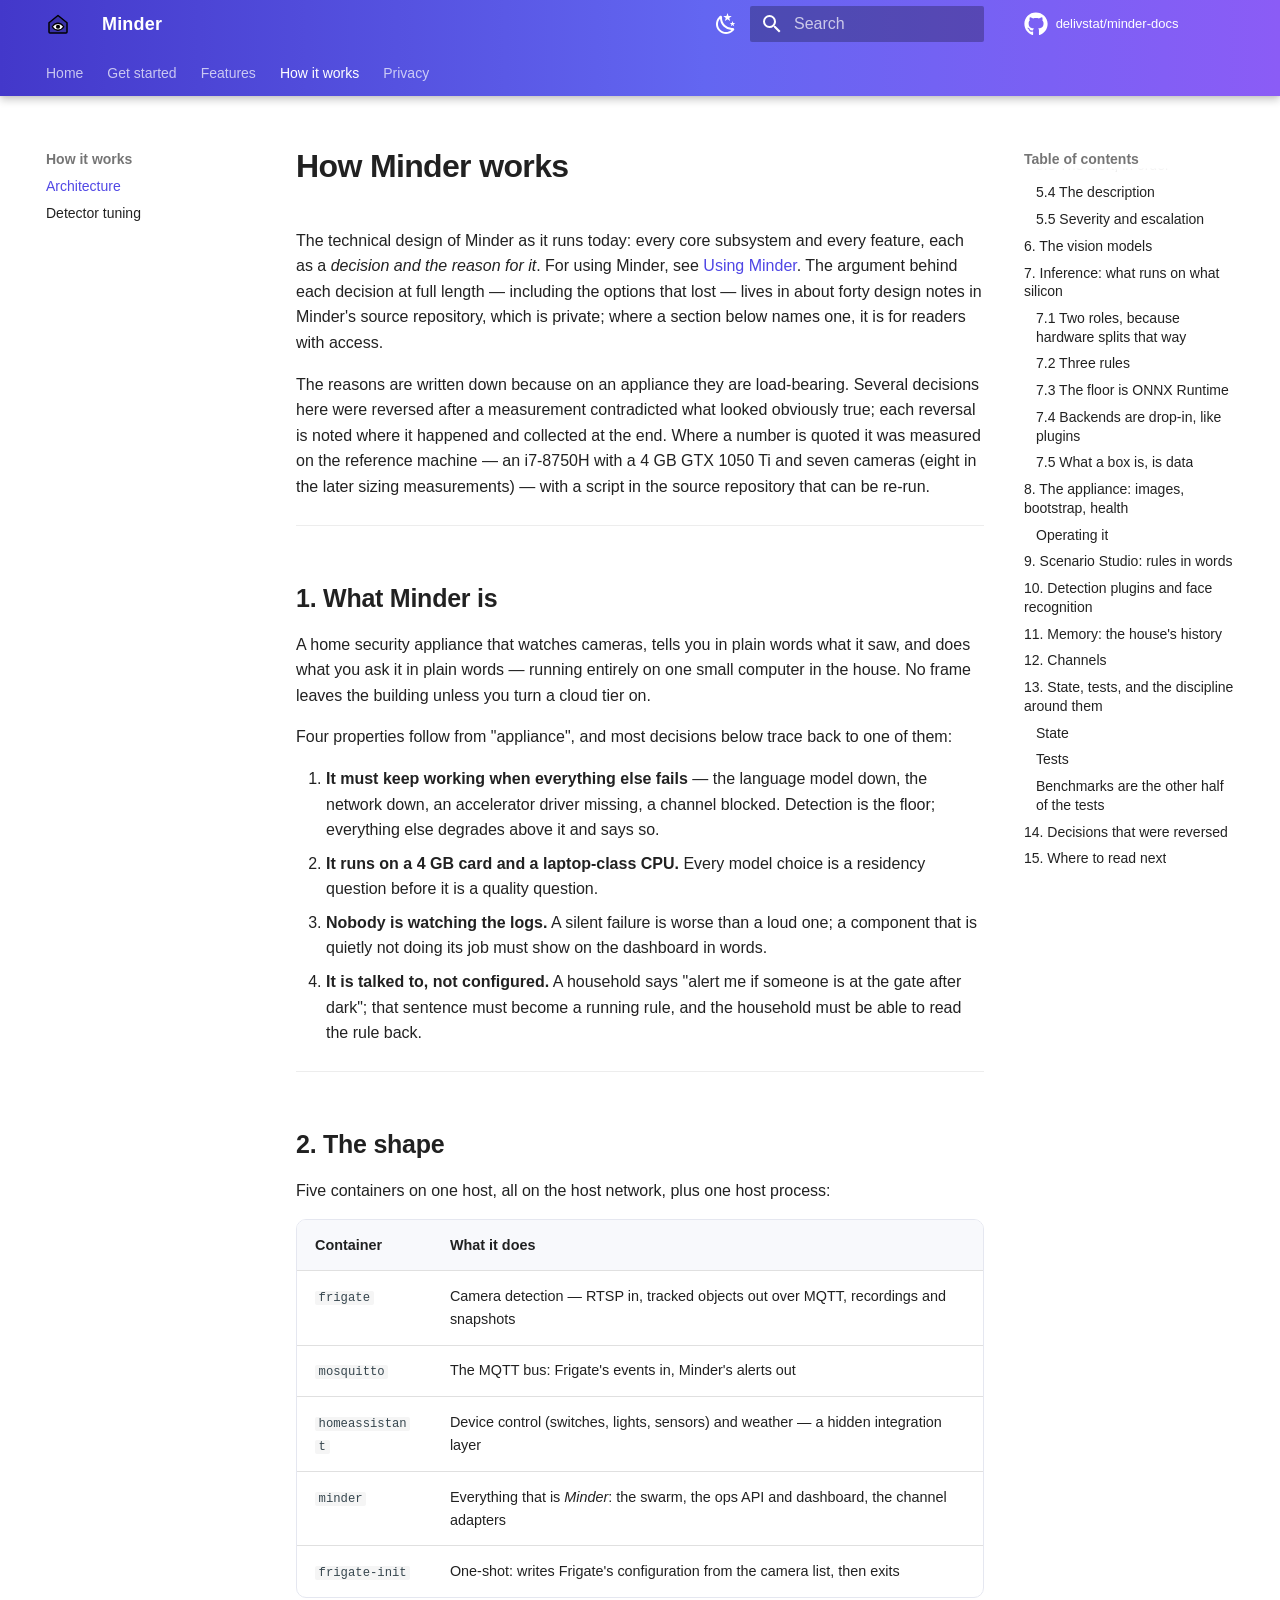
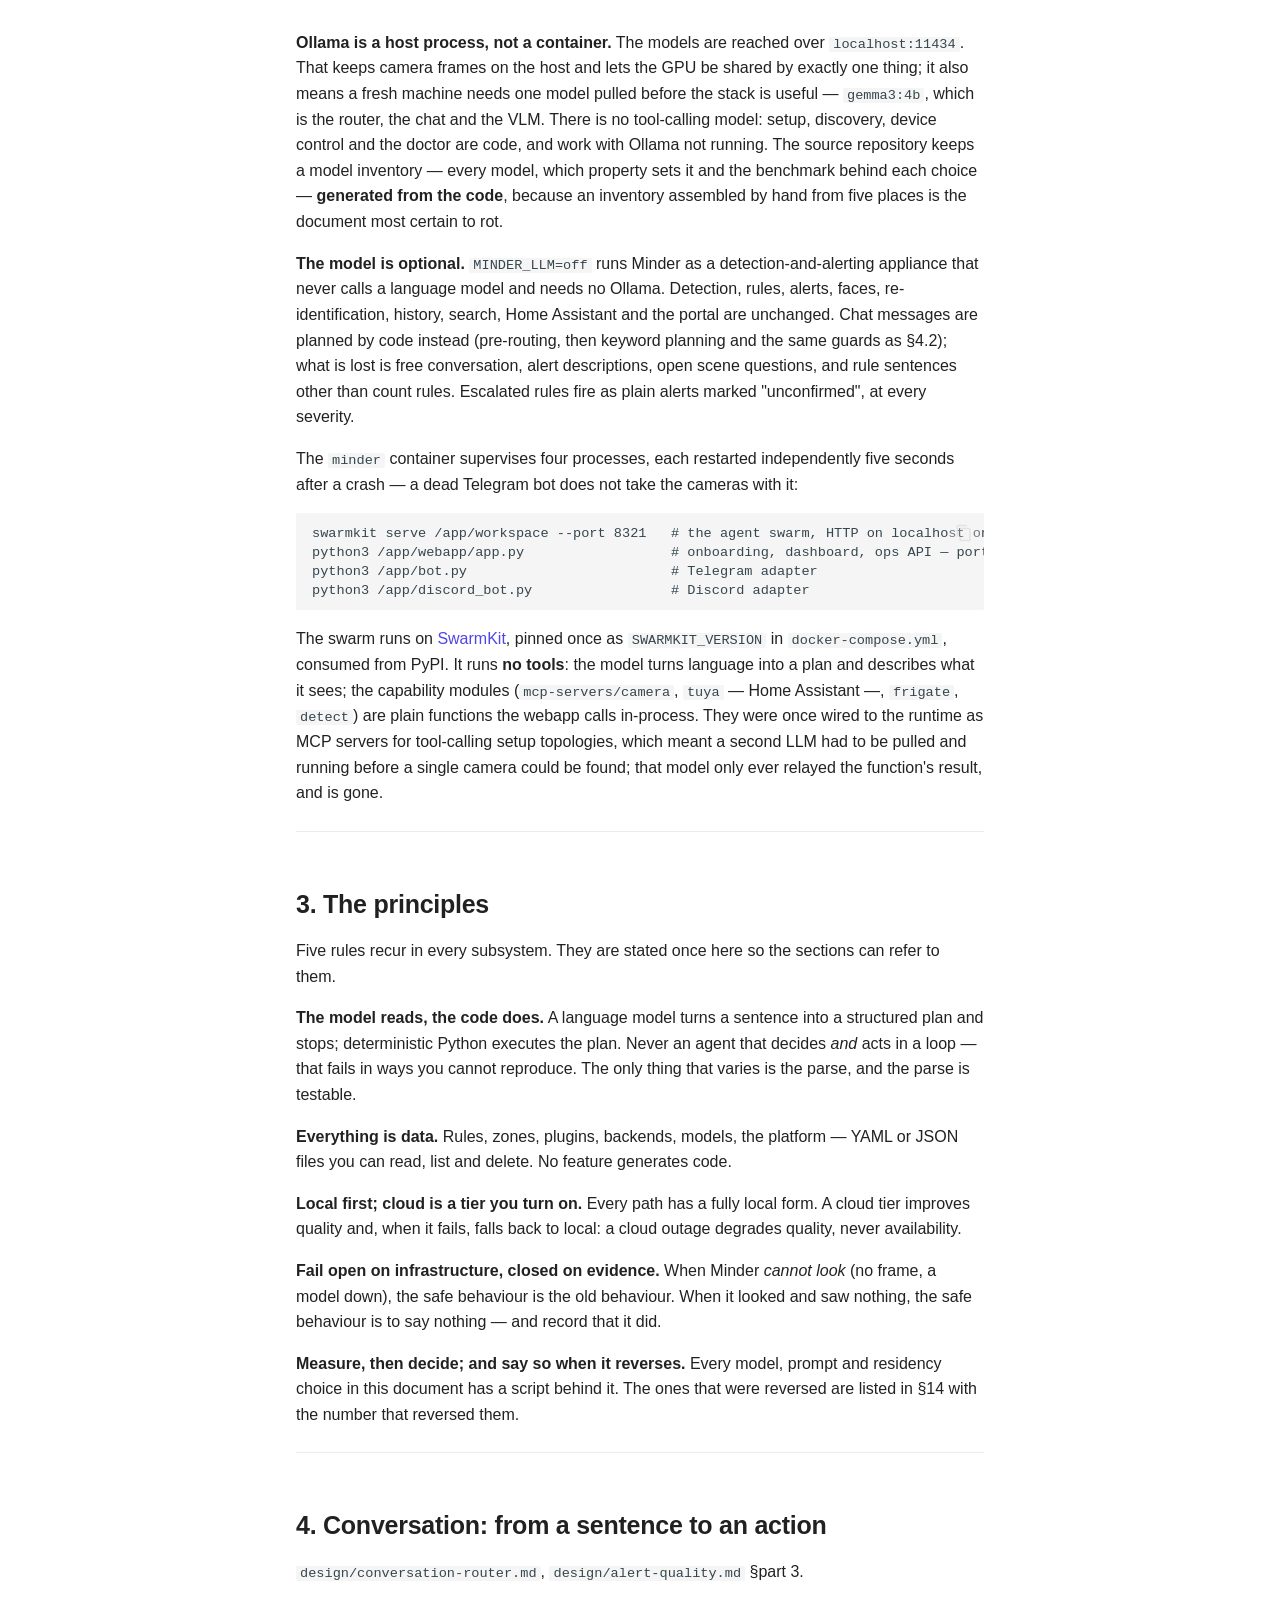
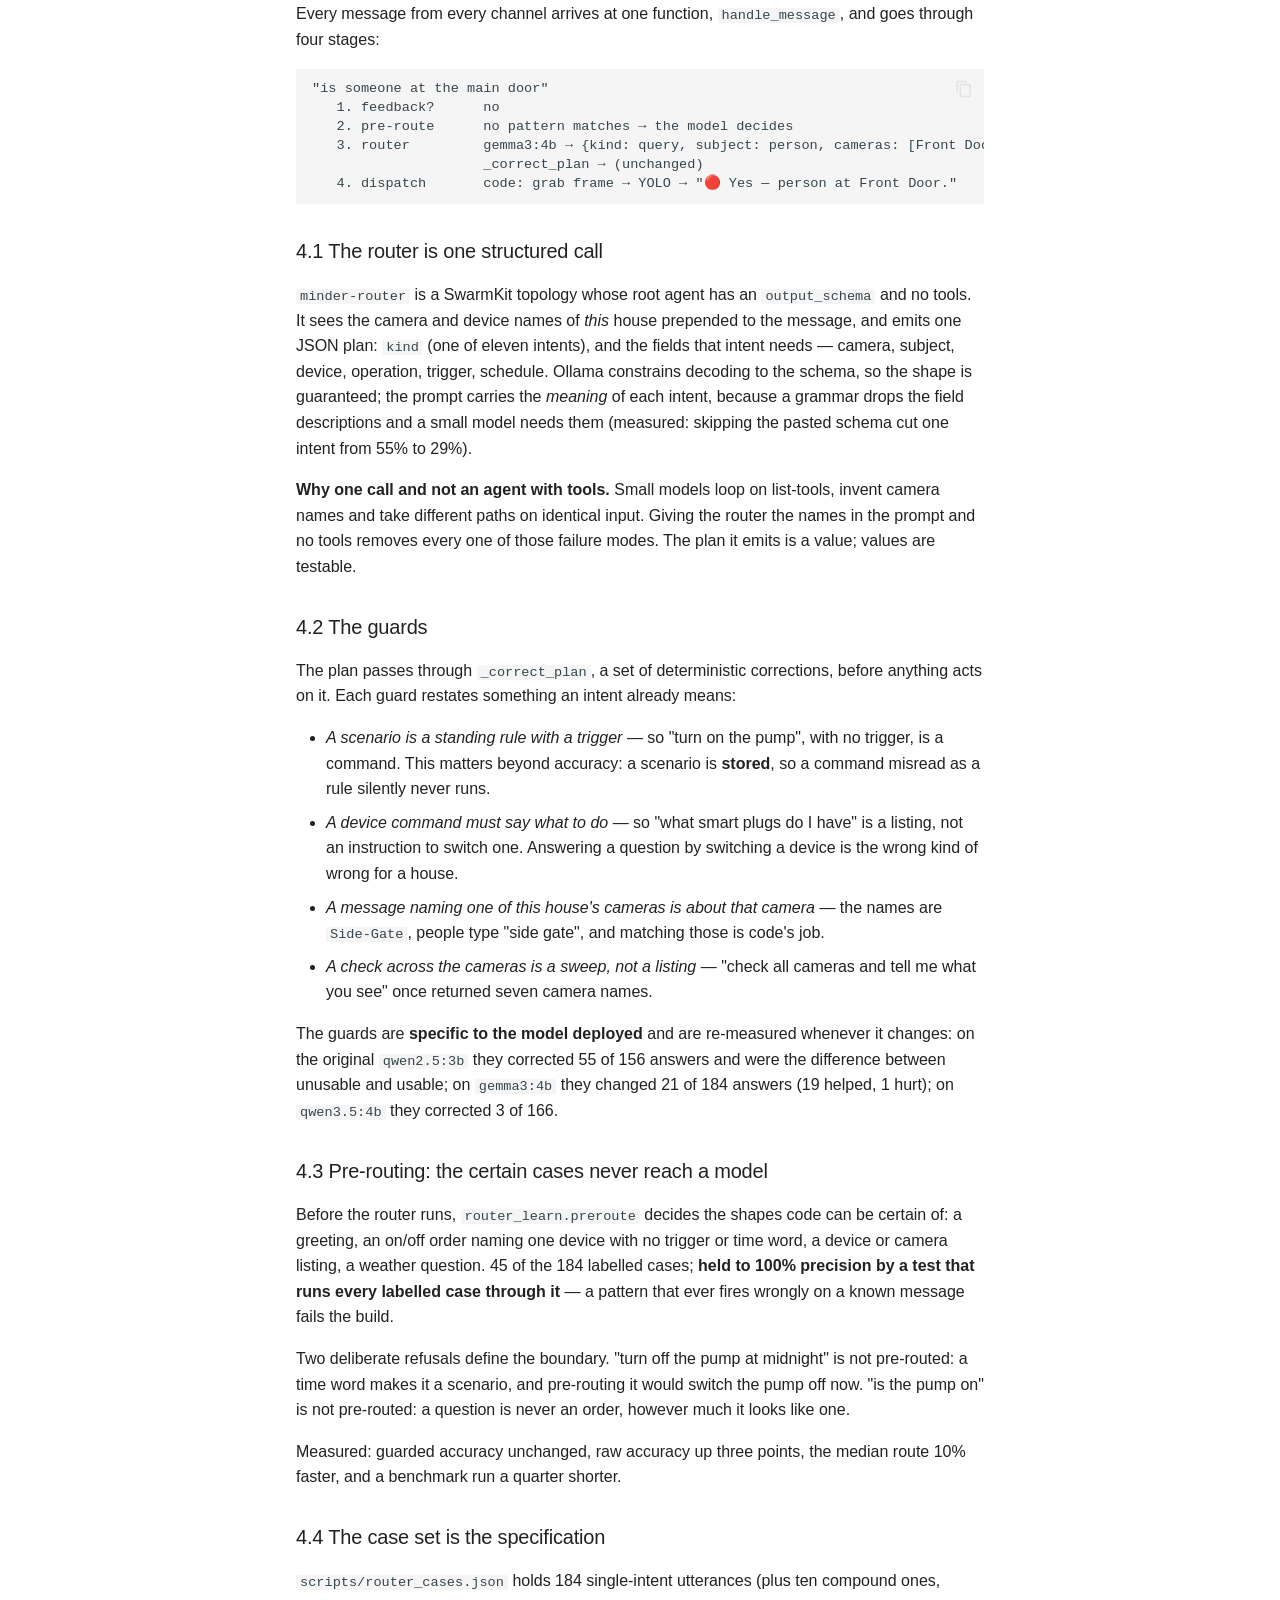
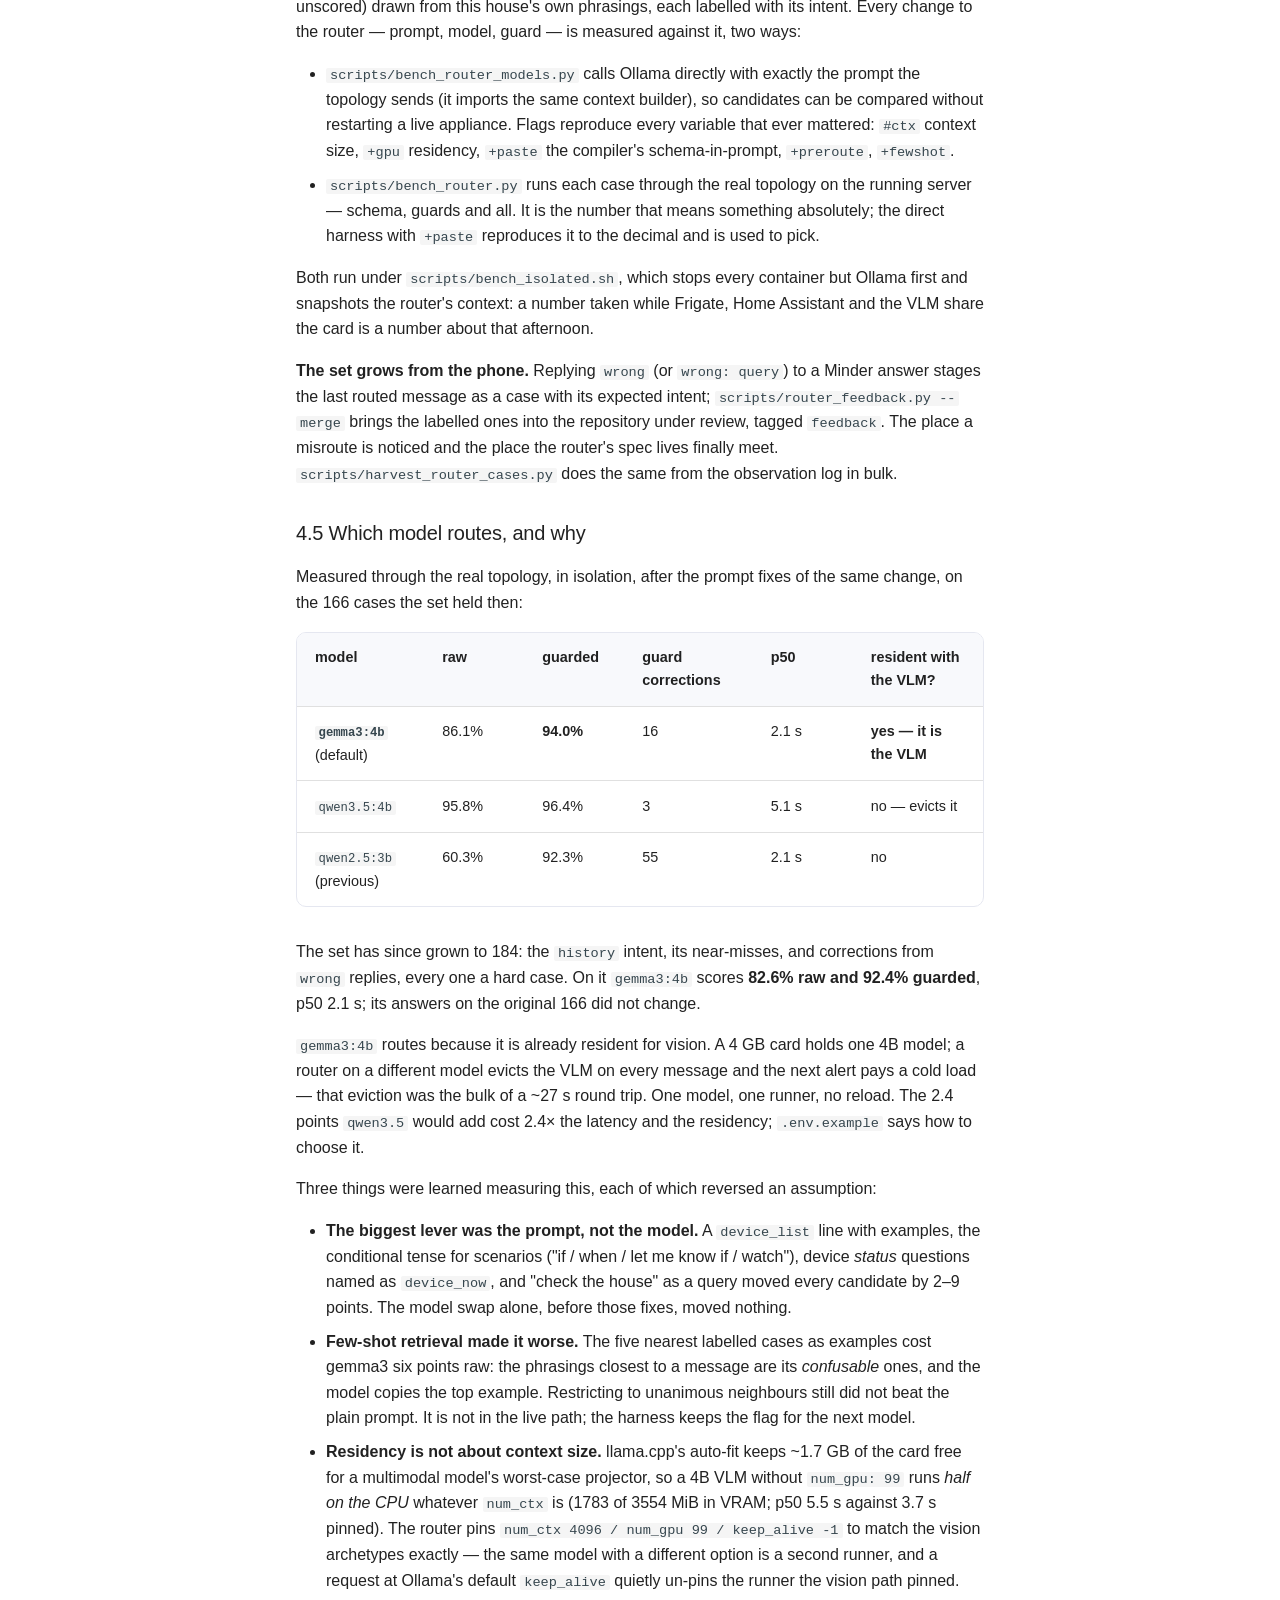
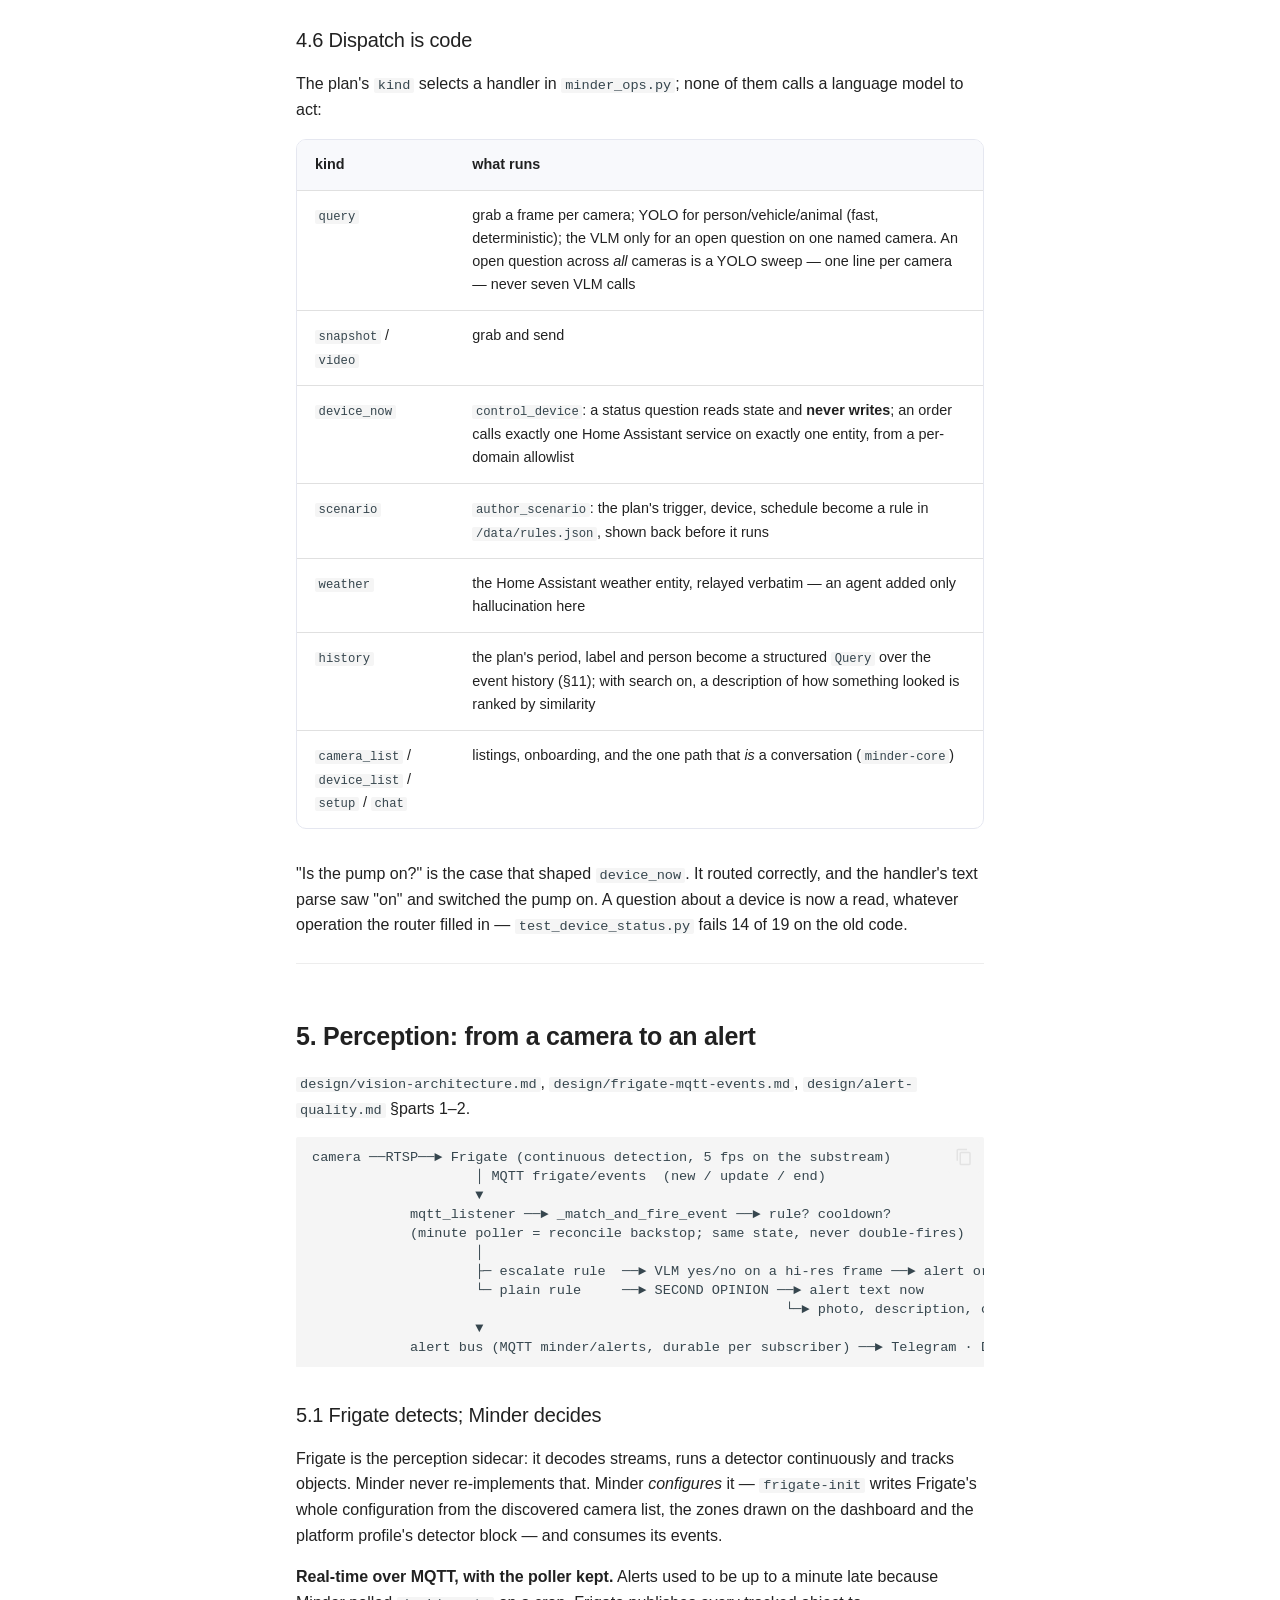
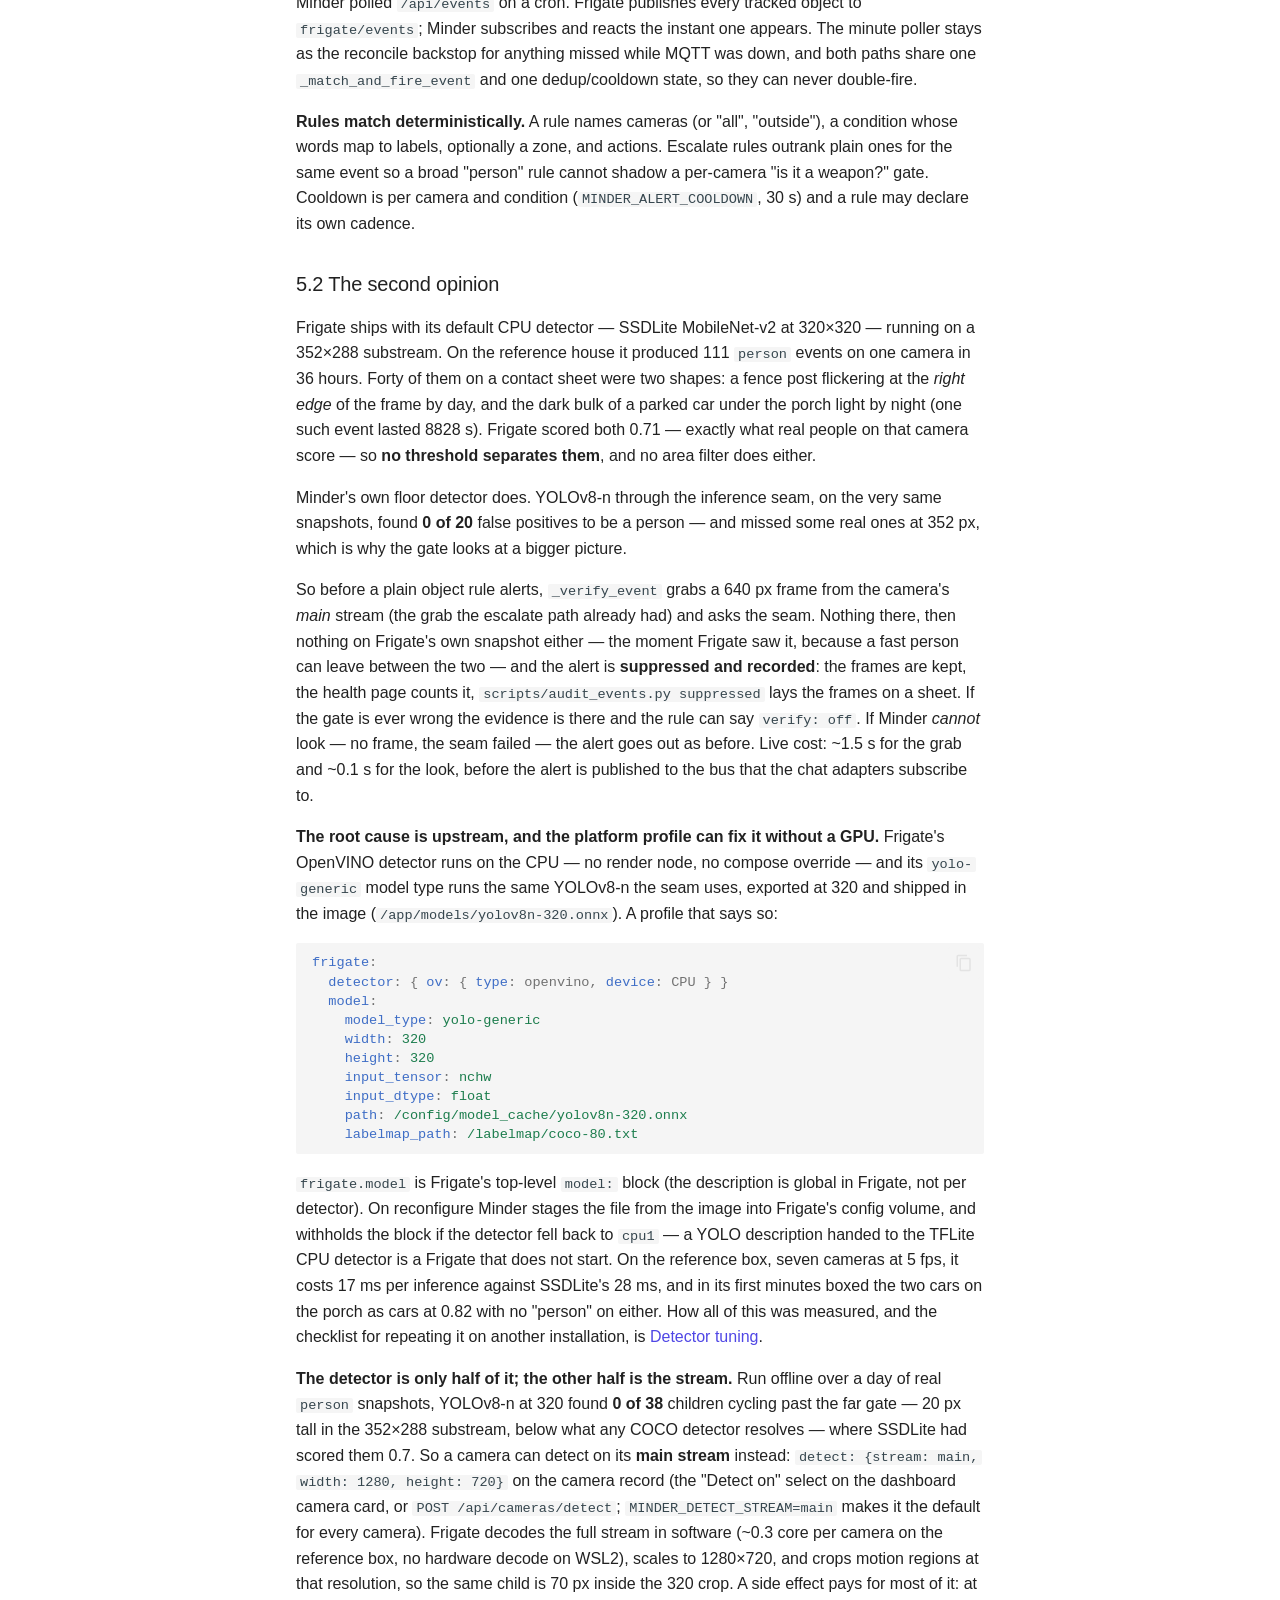
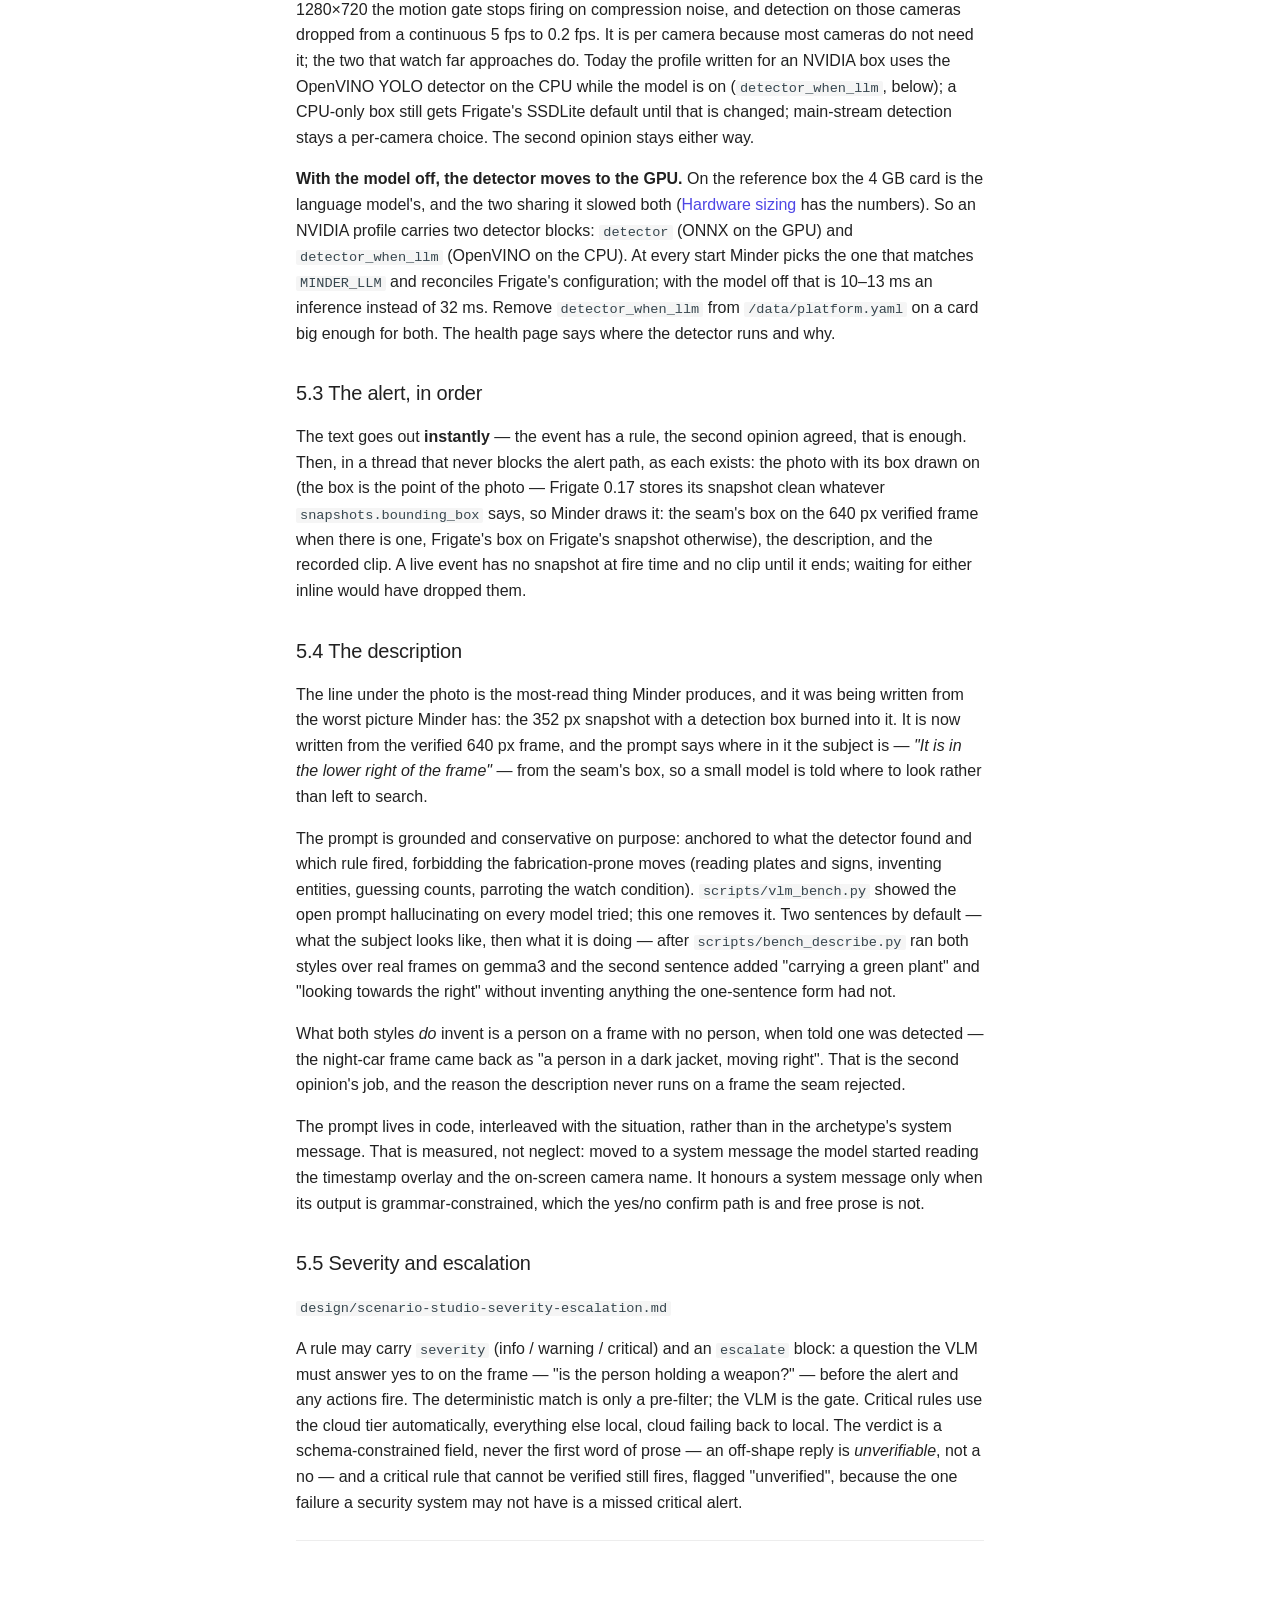
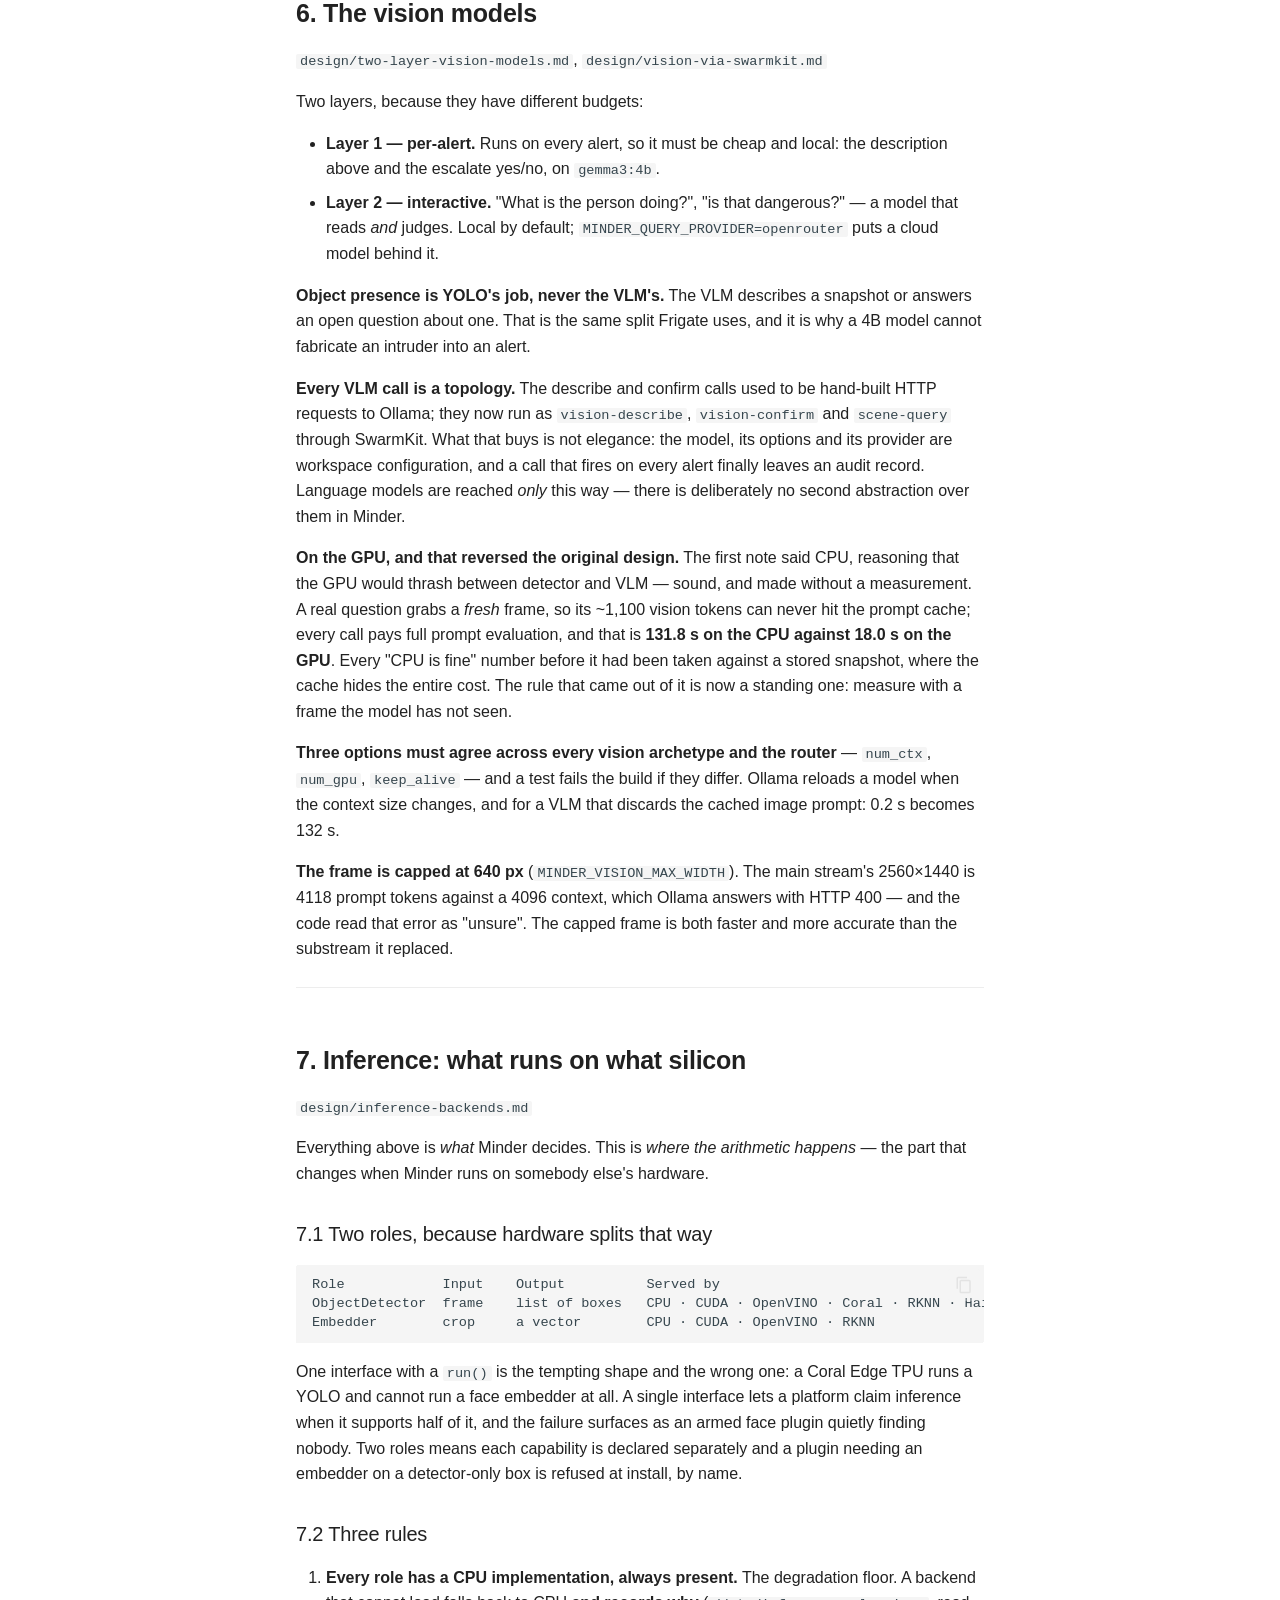
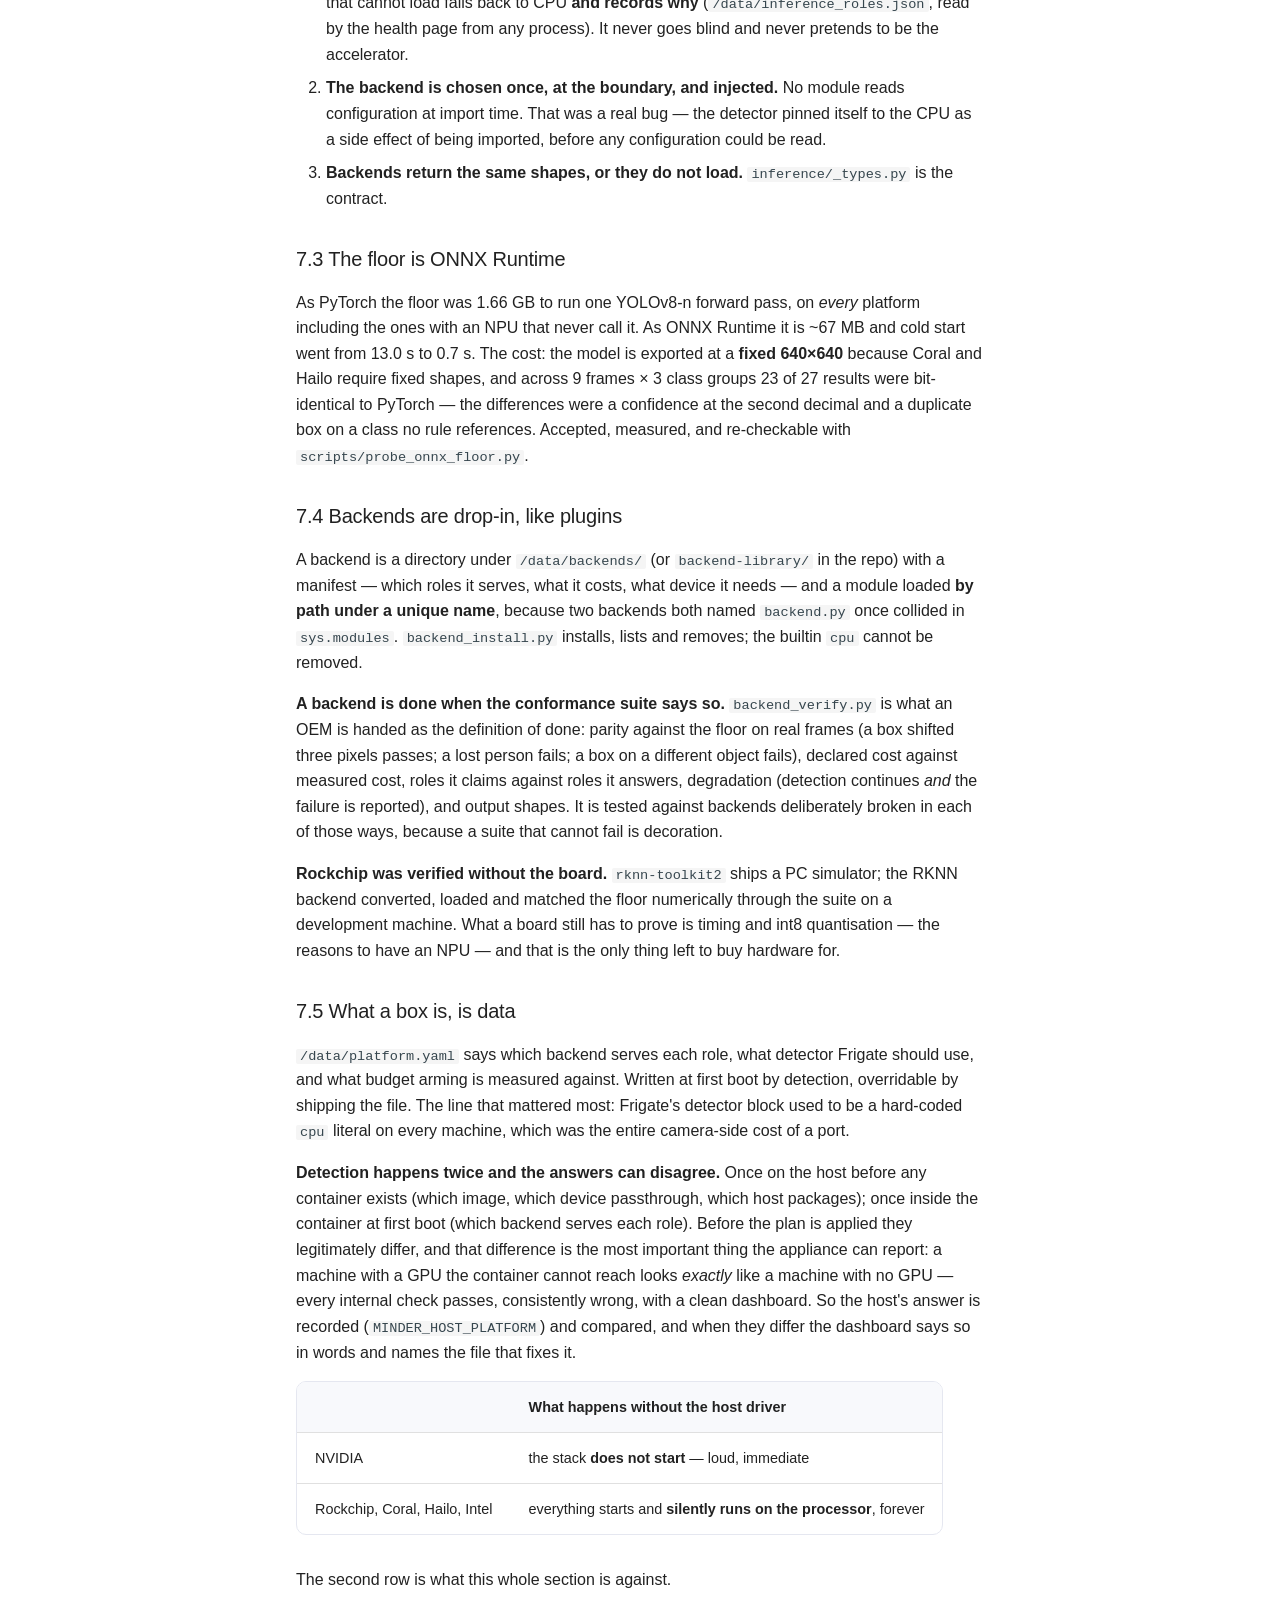
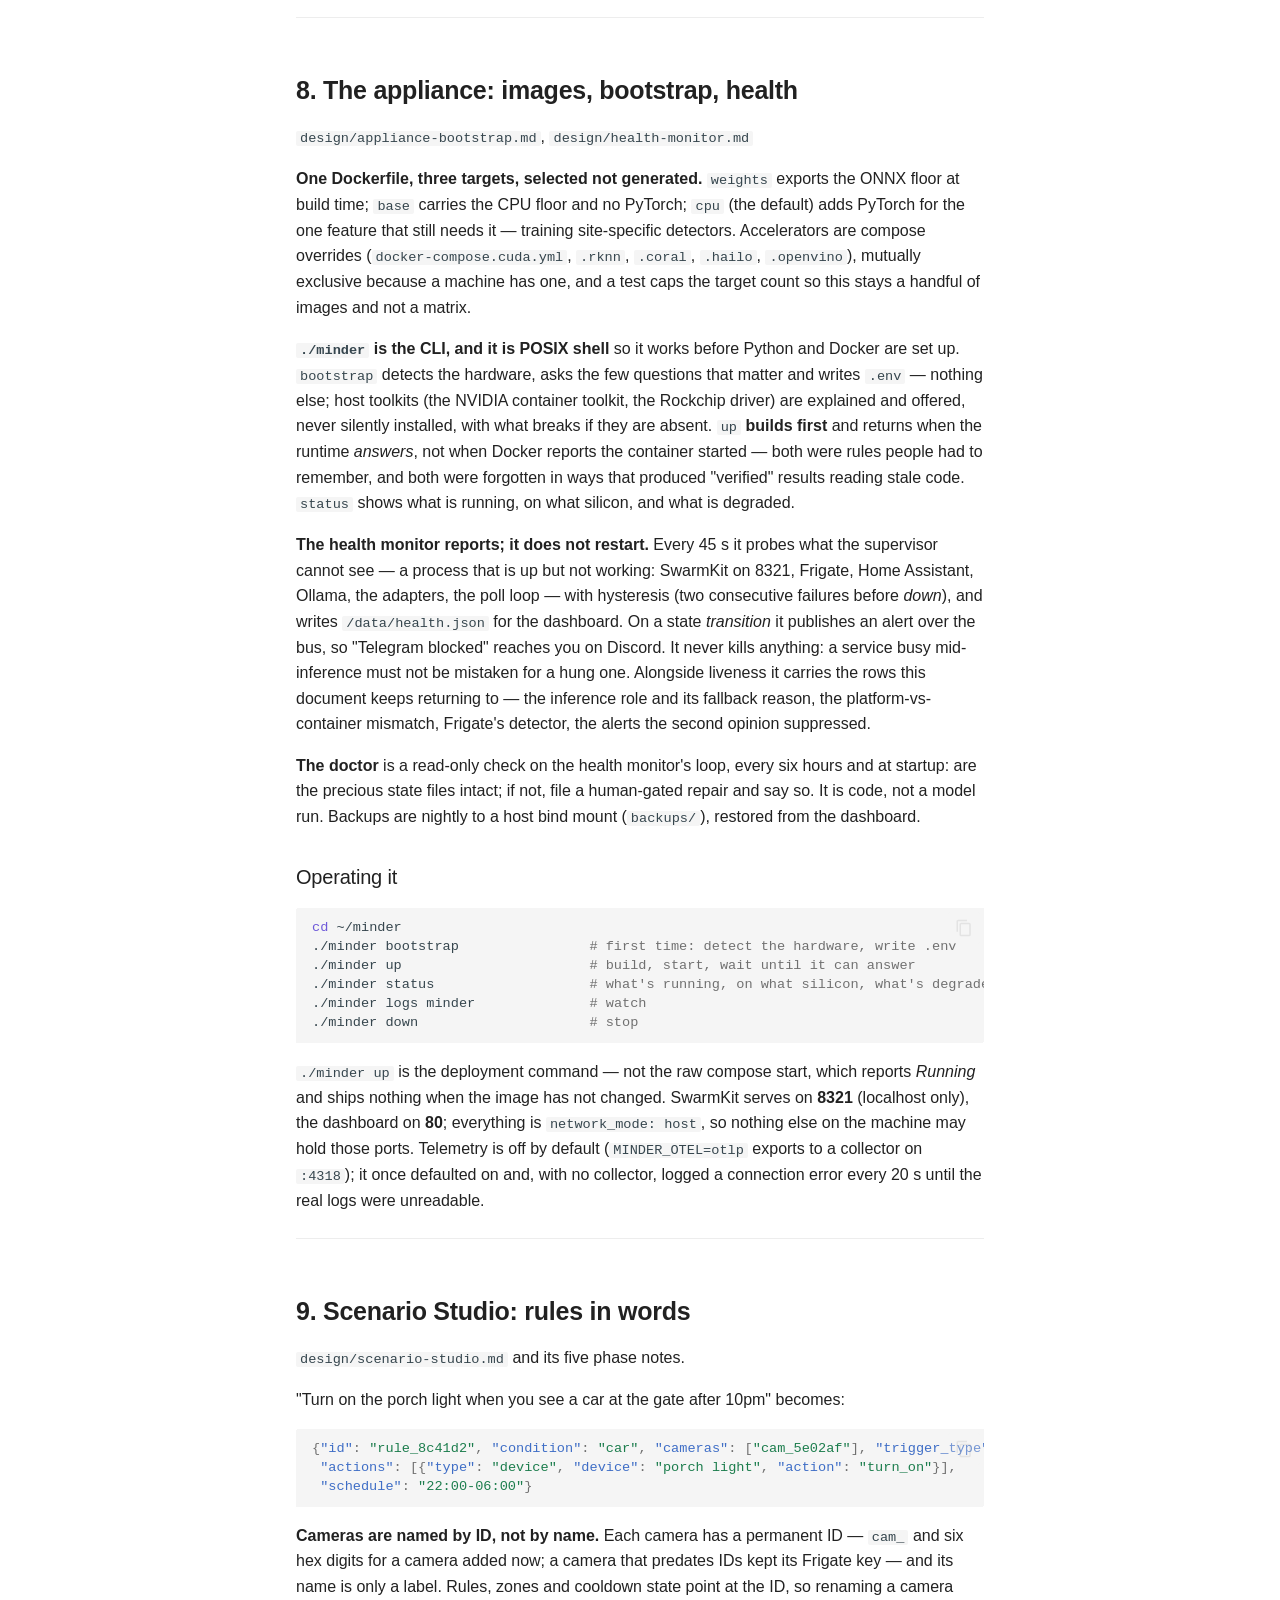
<file: architecture/index.html>
<!doctype html>
<html lang="en" class="no-js">
  <head>
    
      <meta charset="utf-8">
      <meta name="viewport" content="width=device-width,initial-scale=1">
      
        <meta name="description" content="A self-hosted home-security appliance. Watches, answers, acts, and tells you when it could not see.">
      
      
      
        <link rel="canonical" href="https://delivstat.github.io/minder-docs/architecture/">
      
      
        <link rel="prev" href="../face-recognition/">
      
      
        <link rel="next" href="../detector-tuning/">
      
      
        
      
      
      <link rel="icon" href="../assets/logo.svg">
      <meta name="generator" content="mkdocs-1.6.1, mkdocs-material-9.8.0">
    
    
      
        <title>Architecture - Minder</title>
      
    
    
      <link rel="stylesheet" href="../assets/stylesheets/main.57a0d79d.min.css">
      
        
        <link rel="stylesheet" href="../assets/stylesheets/palette.fb2fffe2.min.css">
      
      


    
    
      
    
    
      
    
    
      <link rel="stylesheet" href="../stylesheets/extra.css">
    
    <script>__md_scope=new URL("..",location),__md_hash=e=>[...e].reduce(((e,_)=>(e<<5)-e+_.charCodeAt(0)),0),__md_get=(e,_=localStorage,t=__md_scope)=>JSON.parse(_.getItem(t.pathname+"."+e)),__md_set=(e,_,t=localStorage,a=__md_scope)=>{try{t.setItem(a.pathname+"."+e,JSON.stringify(_))}catch(e){}}</script>
    
      

    
    
  </head>
  
  
    
    
      
    
    
    
    
    <body dir="ltr" data-md-color-scheme="default" data-md-color-primary="custom" data-md-color-accent="custom">
  
    
    <input class="md-toggle" data-md-toggle="drawer" type="checkbox" id="__drawer" autocomplete="off">
    <input class="md-toggle" data-md-toggle="search" type="checkbox" id="__search" autocomplete="off">
    <label class="md-overlay" for="__drawer"></label>
    <div data-md-component="skip">
      
        
        <a href="#how-minder-works" class="md-skip">
          Skip to content
        </a>
      
    </div>
    <div data-md-component="announce">
      
    </div>
    
    
      

  

<header class="md-header md-header--shadow md-header--lifted" data-md-component="header">
  <nav class="md-header__inner md-grid" aria-label="Header">
    <a href=".." title="Minder" class="md-header__button md-logo" aria-label="Minder" data-md-component="logo">
      
  <img src="../assets/logo.svg" alt="logo">

    </a>
    <label class="md-header__button md-icon" for="__drawer">
      
      <svg xmlns="http://www.w3.org/2000/svg" viewBox="0 0 24 24"><path d="M3 6h18v2H3zm0 5h18v2H3zm0 5h18v2H3z"/></svg>
    </label>
    <div class="md-header__title" data-md-component="header-title">
      <div class="md-header__ellipsis">
        <div class="md-header__topic">
          <span class="md-ellipsis">
            Minder
          </span>
        </div>
        <div class="md-header__topic" data-md-component="header-topic">
          <span class="md-ellipsis">
            
              Architecture
            
          </span>
        </div>
      </div>
    </div>
    
      
        <form class="md-header__option" data-md-component="palette">
  
    
    
    
    <input class="md-option" data-md-color-media="(prefers-color-scheme: light)" data-md-color-scheme="default" data-md-color-primary="custom" data-md-color-accent="custom"  aria-label="Switch to dark mode"  type="radio" name="__palette" id="__palette_0">
    
      <label class="md-header__button md-icon" title="Switch to dark mode" for="__palette_1" hidden>
        <svg xmlns="http://www.w3.org/2000/svg" viewBox="0 0 24 24"><path d="m17.75 4.09-2.53 1.94.91 3.06-2.63-1.81-2.63 1.81.91-3.06-2.53-1.94L12.44 4l1.06-3 1.06 3zm3.5 6.91-1.64 1.25.59 1.98-1.7-1.17-1.7 1.17.59-1.98L15.75 11l2.06-.05L18.5 9l.69 1.95zm-2.28 4.95c.83-.08 1.72 1.1 1.19 1.85-.32.45-.66.87-1.08 1.27C15.17 23 8.84 23 4.94 19.07c-3.91-3.9-3.91-10.24 0-14.14.4-.4.82-.76 1.27-1.08.75-.53 1.93.36 1.85 1.19-.27 2.86.69 5.83 2.89 8.02a9.96 9.96 0 0 0 8.02 2.89m-1.64 2.02a12.08 12.08 0 0 1-7.8-3.47c-2.17-2.19-3.33-5-3.49-7.82-2.81 3.14-2.7 7.96.31 10.98 3.02 3.01 7.84 3.12 10.98.31"/></svg>
      </label>
    
  
    
    
    
    <input class="md-option" data-md-color-media="(prefers-color-scheme: dark)" data-md-color-scheme="slate" data-md-color-primary="custom" data-md-color-accent="custom"  aria-label="Switch to light mode"  type="radio" name="__palette" id="__palette_1">
    
      <label class="md-header__button md-icon" title="Switch to light mode" for="__palette_0" hidden>
        <svg xmlns="http://www.w3.org/2000/svg" viewBox="0 0 24 24"><path d="M12 7a5 5 0 0 1 5 5 5 5 0 0 1-5 5 5 5 0 0 1-5-5 5 5 0 0 1 5-5m0 2a3 3 0 0 0-3 3 3 3 0 0 0 3 3 3 3 0 0 0 3-3 3 3 0 0 0-3-3m0-7 2.39 3.42C13.65 5.15 12.84 5 12 5s-1.65.15-2.39.42zM3.34 7l4.16-.35A7.2 7.2 0 0 0 5.94 8.5c-.44.74-.69 1.5-.83 2.29zm.02 10 1.76-3.77a7.131 7.131 0 0 0 2.38 4.14zM20.65 7l-1.77 3.79a7.02 7.02 0 0 0-2.38-4.15zm-.01 10-4.14.36c.59-.51 1.12-1.14 1.54-1.86.42-.73.69-1.5.83-2.29zM12 22l-2.41-3.44c.74.27 1.55.44 2.41.44.82 0 1.63-.17 2.37-.44z"/></svg>
      </label>
    
  
</form>
      
    
    
      <script>var palette=__md_get("__palette");if(palette&&palette.color){if("(prefers-color-scheme)"===palette.color.media){var media=matchMedia("(prefers-color-scheme: light)"),input=document.querySelector(media.matches?"[data-md-color-media='(prefers-color-scheme: light)']":"[data-md-color-media='(prefers-color-scheme: dark)']");palette.color.media=input.getAttribute("data-md-color-media"),palette.color.scheme=input.getAttribute("data-md-color-scheme"),palette.color.primary=input.getAttribute("data-md-color-primary"),palette.color.accent=input.getAttribute("data-md-color-accent")}for(var[key,value]of Object.entries(palette.color))document.body.setAttribute("data-md-color-"+key,value)}</script>
    
    
    
      
      
        <label class="md-header__button md-icon" for="__search">
          
          <svg xmlns="http://www.w3.org/2000/svg" viewBox="0 0 24 24"><path d="M9.5 3A6.5 6.5 0 0 1 16 9.5c0 1.61-.59 3.09-1.56 4.23l.27.27h.79l5 5-1.5 1.5-5-5v-.79l-.27-.27A6.52 6.52 0 0 1 9.5 16 6.5 6.5 0 0 1 3 9.5 6.5 6.5 0 0 1 9.5 3m0 2C7 5 5 7 5 9.5S7 14 9.5 14 14 12 14 9.5 12 5 9.5 5"/></svg>
        </label>
        <div class="md-search" data-md-component="search" role="dialog">
  <label class="md-search__overlay" for="__search"></label>
  <div class="md-search__inner" role="search">
    <form class="md-search__form" name="search">
      <input type="text" class="md-search__input" name="query" aria-label="Search" placeholder="Search" autocapitalize="off" autocorrect="off" autocomplete="off" spellcheck="false" data-md-component="search-query" required>
      <label class="md-search__icon md-icon" for="__search">
        
        <svg xmlns="http://www.w3.org/2000/svg" viewBox="0 0 24 24"><path d="M9.5 3A6.5 6.5 0 0 1 16 9.5c0 1.61-.59 3.09-1.56 4.23l.27.27h.79l5 5-1.5 1.5-5-5v-.79l-.27-.27A6.52 6.52 0 0 1 9.5 16 6.5 6.5 0 0 1 3 9.5 6.5 6.5 0 0 1 9.5 3m0 2C7 5 5 7 5 9.5S7 14 9.5 14 14 12 14 9.5 12 5 9.5 5"/></svg>
        
        <svg xmlns="http://www.w3.org/2000/svg" viewBox="0 0 24 24"><path d="M20 11v2H8l5.5 5.5-1.42 1.42L4.16 12l7.92-7.92L13.5 5.5 8 11z"/></svg>
      </label>
      <nav class="md-search__options" aria-label="Search">
        
        <button type="reset" class="md-search__icon md-icon" title="Clear" aria-label="Clear" tabindex="-1">
          
          <svg xmlns="http://www.w3.org/2000/svg" viewBox="0 0 24 24"><path d="M19 6.41 17.59 5 12 10.59 6.41 5 5 6.41 10.59 12 5 17.59 6.41 19 12 13.41 17.59 19 19 17.59 13.41 12z"/></svg>
        </button>
      </nav>
      
        <div class="md-search__suggest" data-md-component="search-suggest"></div>
      
    </form>
    <div class="md-search__output">
      <div class="md-search__scrollwrap" tabindex="0" data-md-scrollfix>
        <div class="md-search-result" data-md-component="search-result">
          <div class="md-search-result__meta">
            Initializing search
          </div>
          <ol class="md-search-result__list" role="presentation"></ol>
        </div>
      </div>
    </div>
  </div>
</div>
      
    
    
      <div class="md-header__source">
        <a href="https://github.com/delivstat/minder-docs" title="Go to repository" class="md-source" data-md-component="source">
  <div class="md-source__icon md-icon">
    
    <svg xmlns="http://www.w3.org/2000/svg" viewBox="0 0 512 512"><!--! Font Awesome Free 7.1.0 by @fontawesome - https://fontawesome.com License - https://fontawesome.com/license/free (Icons: CC BY 4.0, Fonts: SIL OFL 1.1, Code: MIT License) Copyright 2025 Fonticons, Inc.--><path d="M173.9 397.4c0 2-2.3 3.6-5.2 3.6-3.3.3-5.6-1.3-5.6-3.6 0-2 2.3-3.6 5.2-3.6 3-.3 5.6 1.3 5.6 3.6m-31.1-4.5c-.7 2 1.3 4.3 4.3 4.9 2.6 1 5.6 0 6.2-2s-1.3-4.3-4.3-5.2c-2.6-.7-5.5.3-6.2 2.3m44.2-1.7c-2.9.7-4.9 2.6-4.6 4.9.3 2 2.9 3.3 5.9 2.6 2.9-.7 4.9-2.6 4.6-4.6-.3-1.9-3-3.2-5.9-2.9M252.8 8C114.1 8 8 113.3 8 252c0 110.9 69.8 205.8 169.5 239.2 12.8 2.3 17.3-5.6 17.3-12.1 0-6.2-.3-40.4-.3-61.4 0 0-70 15-84.7-29.8 0 0-11.4-29.1-27.8-36.6 0 0-22.9-15.7 1.6-15.4 0 0 24.9 2 38.6 25.8 21.9 38.6 58.6 27.5 72.9 20.9 2.3-16 8.8-27.1 16-33.7-55.9-6.2-112.3-14.3-112.3-110.5 0-27.5 7.6-41.3 23.6-58.9-2.6-6.5-11.1-33.3 2.6-67.9 20.9-6.5 69 27 69 27 20-5.6 41.5-8.5 62.8-8.5s42.8 2.9 62.8 8.5c0 0 48.1-33.6 69-27 13.7 34.7 5.2 61.4 2.6 67.9 16 17.7 25.8 31.5 25.8 58.9 0 96.5-58.9 104.2-114.8 110.5 9.2 7.9 17 22.9 17 46.4 0 33.7-.3 75.4-.3 83.6 0 6.5 4.6 14.4 17.3 12.1C436.2 457.8 504 362.9 504 252 504 113.3 391.5 8 252.8 8M105.2 352.9c-1.3 1-1 3.3.7 5.2 1.6 1.6 3.9 2.3 5.2 1 1.3-1 1-3.3-.7-5.2-1.6-1.6-3.9-2.3-5.2-1m-10.8-8.1c-.7 1.3.3 2.9 2.3 3.9 1.6 1 3.6.7 4.3-.7.7-1.3-.3-2.9-2.3-3.9-2-.6-3.6-.3-4.3.7m32.4 35.6c-1.6 1.3-1 4.3 1.3 6.2 2.3 2.3 5.2 2.6 6.5 1 1.3-1.3.7-4.3-1.3-6.2-2.2-2.3-5.2-2.6-6.5-1m-11.4-14.7c-1.6 1-1.6 3.6 0 5.9s4.3 3.3 5.6 2.3c1.6-1.3 1.6-3.9 0-6.2-1.4-2.3-4-3.3-5.6-2"/></svg>
  </div>
  <div class="md-source__repository">
    delivstat/minder-docs
  </div>
</a>
      </div>
    
  </nav>
  
    
      
<nav class="md-tabs" aria-label="Tabs" data-md-component="tabs">
  <div class="md-grid">
    <ul class="md-tabs__list">
      
        
  
  
  
  
    <li class="md-tabs__item">
      <a href=".." class="md-tabs__link">
        
  
  
    
  
  Home

      </a>
    </li>
  

      
        
  
  
  
  
    
    
      <li class="md-tabs__item">
        <a href="../using-minder/" class="md-tabs__link">
          
  
  
    
  
  Get started

        </a>
      </li>
    
  

      
        
  
  
  
  
    
    
      <li class="md-tabs__item">
        <a href="../cloud-cameras/" class="md-tabs__link">
          
  
  
    
  
  Features

        </a>
      </li>
    
  

      
        
  
  
  
    
  
  
    
    
      <li class="md-tabs__item md-tabs__item--active">
        <a href="./" class="md-tabs__link">
          
  
  
    
  
  How it works

        </a>
      </li>
    
  

      
        
  
  
  
  
    <li class="md-tabs__item">
      <a href="../privacy/" class="md-tabs__link">
        
  
  
    
  
  Privacy

      </a>
    </li>
  

      
    </ul>
  </div>
</nav>
    
  
</header>
    
    <div class="md-container" data-md-component="container">
      
      
        
      
      <main class="md-main" data-md-component="main">
        <div class="md-main__inner md-grid">
          
            
              
              <div class="md-sidebar md-sidebar--primary" data-md-component="sidebar" data-md-type="navigation" >
                <div class="md-sidebar__scrollwrap">
                  <div class="md-sidebar__inner">
                    


  


<nav class="md-nav md-nav--primary md-nav--lifted" aria-label="Navigation" data-md-level="0">
  <label class="md-nav__title" for="__drawer">
    <a href=".." title="Minder" class="md-nav__button md-logo" aria-label="Minder" data-md-component="logo">
      
  <img src="../assets/logo.svg" alt="logo">

    </a>
    Minder
  </label>
  
    <div class="md-nav__source">
      <a href="https://github.com/delivstat/minder-docs" title="Go to repository" class="md-source" data-md-component="source">
  <div class="md-source__icon md-icon">
    
    <svg xmlns="http://www.w3.org/2000/svg" viewBox="0 0 512 512"><!--! Font Awesome Free 7.1.0 by @fontawesome - https://fontawesome.com License - https://fontawesome.com/license/free (Icons: CC BY 4.0, Fonts: SIL OFL 1.1, Code: MIT License) Copyright 2025 Fonticons, Inc.--><path d="M173.9 397.4c0 2-2.3 3.6-5.2 3.6-3.3.3-5.6-1.3-5.6-3.6 0-2 2.3-3.6 5.2-3.6 3-.3 5.6 1.3 5.6 3.6m-31.1-4.5c-.7 2 1.3 4.3 4.3 4.9 2.6 1 5.6 0 6.2-2s-1.3-4.3-4.3-5.2c-2.6-.7-5.5.3-6.2 2.3m44.2-1.7c-2.9.7-4.9 2.6-4.6 4.9.3 2 2.9 3.3 5.9 2.6 2.9-.7 4.9-2.6 4.6-4.6-.3-1.9-3-3.2-5.9-2.9M252.8 8C114.1 8 8 113.3 8 252c0 110.9 69.8 205.8 169.5 239.2 12.8 2.3 17.3-5.6 17.3-12.1 0-6.2-.3-40.4-.3-61.4 0 0-70 15-84.7-29.8 0 0-11.4-29.1-27.8-36.6 0 0-22.9-15.7 1.6-15.4 0 0 24.9 2 38.6 25.8 21.9 38.6 58.6 27.5 72.9 20.9 2.3-16 8.8-27.1 16-33.7-55.9-6.2-112.3-14.3-112.3-110.5 0-27.5 7.6-41.3 23.6-58.9-2.6-6.5-11.1-33.3 2.6-67.9 20.9-6.5 69 27 69 27 20-5.6 41.5-8.5 62.8-8.5s42.8 2.9 62.8 8.5c0 0 48.1-33.6 69-27 13.7 34.7 5.2 61.4 2.6 67.9 16 17.7 25.8 31.5 25.8 58.9 0 96.5-58.9 104.2-114.8 110.5 9.2 7.9 17 22.9 17 46.4 0 33.7-.3 75.4-.3 83.6 0 6.5 4.6 14.4 17.3 12.1C436.2 457.8 504 362.9 504 252 504 113.3 391.5 8 252.8 8M105.2 352.9c-1.3 1-1 3.3.7 5.2 1.6 1.6 3.9 2.3 5.2 1 1.3-1 1-3.3-.7-5.2-1.6-1.6-3.9-2.3-5.2-1m-10.8-8.1c-.7 1.3.3 2.9 2.3 3.9 1.6 1 3.6.7 4.3-.7.7-1.3-.3-2.9-2.3-3.9-2-.6-3.6-.3-4.3.7m32.4 35.6c-1.6 1.3-1 4.3 1.3 6.2 2.3 2.3 5.2 2.6 6.5 1 1.3-1.3.7-4.3-1.3-6.2-2.2-2.3-5.2-2.6-6.5-1m-11.4-14.7c-1.6 1-1.6 3.6 0 5.9s4.3 3.3 5.6 2.3c1.6-1.3 1.6-3.9 0-6.2-1.4-2.3-4-3.3-5.6-2"/></svg>
  </div>
  <div class="md-source__repository">
    delivstat/minder-docs
  </div>
</a>
    </div>
  
  <ul class="md-nav__list" data-md-scrollfix>
    
      
      
  
  
  
  
    <li class="md-nav__item">
      <a href=".." class="md-nav__link">
        
  
  
  <span class="md-ellipsis">
    
  
    Home
  

    
  </span>
  
  

      </a>
    </li>
  

    
      
      
  
  
  
  
    
    
      
        
      
        
      
        
      
        
      
    
    
    
      
      
    
    
    <li class="md-nav__item md-nav__item--nested">
      
        
        
        <input class="md-nav__toggle md-toggle " type="checkbox" id="__nav_2" >
        
          
          <label class="md-nav__link" for="__nav_2" id="__nav_2_label" tabindex="0">
            
  
  
  <span class="md-ellipsis">
    
  
    Get started
  

    
  </span>
  
  

            <span class="md-nav__icon md-icon"></span>
          </label>
        
        <nav class="md-nav" data-md-level="1" aria-labelledby="__nav_2_label" aria-expanded="false">
          <label class="md-nav__title" for="__nav_2">
            <span class="md-nav__icon md-icon"></span>
            
  
    Get started
  

          </label>
          <ul class="md-nav__list" data-md-scrollfix>
            
              
                
  
  
  
  
    <li class="md-nav__item">
      <a href="../using-minder/" class="md-nav__link">
        
  
  
  <span class="md-ellipsis">
    
  
    Using Minder
  

    
  </span>
  
  

      </a>
    </li>
  

              
            
              
                
  
  
  
  
    <li class="md-nav__item">
      <a href="../hardware-sizing/" class="md-nav__link">
        
  
  
  <span class="md-ellipsis">
    
  
    Hardware sizing
  

    
  </span>
  
  

      </a>
    </li>
  

              
            
              
                
  
  
  
  
    <li class="md-nav__item">
      <a href="../cloud-model/" class="md-nav__link">
        
  
  
  <span class="md-ellipsis">
    
  
    The language model in the cloud
  

    
  </span>
  
  

      </a>
    </li>
  

              
            
              
                
  
  
  
  
    <li class="md-nav__item">
      <a href="../walkthrough/" class="md-nav__link">
        
  
  
  <span class="md-ellipsis">
    
  
    Walkthrough
  

    
  </span>
  
  

      </a>
    </li>
  

              
            
          </ul>
        </nav>
      
    </li>
  

    
      
      
  
  
  
  
    
    
      
        
      
        
      
        
      
    
    
    
      
      
    
    
    <li class="md-nav__item md-nav__item--nested">
      
        
        
        <input class="md-nav__toggle md-toggle " type="checkbox" id="__nav_3" >
        
          
          <label class="md-nav__link" for="__nav_3" id="__nav_3_label" tabindex="0">
            
  
  
  <span class="md-ellipsis">
    
  
    Features
  

    
  </span>
  
  

            <span class="md-nav__icon md-icon"></span>
          </label>
        
        <nav class="md-nav" data-md-level="1" aria-labelledby="__nav_3_label" aria-expanded="false">
          <label class="md-nav__title" for="__nav_3">
            <span class="md-nav__icon md-icon"></span>
            
  
    Features
  

          </label>
          <ul class="md-nav__list" data-md-scrollfix>
            
              
                
  
  
  
  
    <li class="md-nav__item">
      <a href="../cloud-cameras/" class="md-nav__link">
        
  
  
  <span class="md-ellipsis">
    
  
    Cloud cameras (Qubo and others)
  

    
  </span>
  
  

      </a>
    </li>
  

              
            
              
                
  
  
  
  
    <li class="md-nav__item">
      <a href="../search/" class="md-nav__link">
        
  
  
  <span class="md-ellipsis">
    
  
    Searching what the cameras saw
  

    
  </span>
  
  

      </a>
    </li>
  

              
            
              
                
  
  
  
  
    <li class="md-nav__item">
      <a href="../face-recognition/" class="md-nav__link">
        
  
  
  <span class="md-ellipsis">
    
  
    Faces: detection and recognition
  

    
  </span>
  
  

      </a>
    </li>
  

              
            
          </ul>
        </nav>
      
    </li>
  

    
      
      
  
  
    
  
  
  
    
    
      
        
      
        
      
    
    
    
      
        
        
      
      
    
    
    <li class="md-nav__item md-nav__item--active md-nav__item--section md-nav__item--nested">
      
        
        
        <input class="md-nav__toggle md-toggle " type="checkbox" id="__nav_4" checked>
        
          
          <label class="md-nav__link" for="__nav_4" id="__nav_4_label" tabindex="">
            
  
  
  <span class="md-ellipsis">
    
  
    How it works
  

    
  </span>
  
  

            <span class="md-nav__icon md-icon"></span>
          </label>
        
        <nav class="md-nav" data-md-level="1" aria-labelledby="__nav_4_label" aria-expanded="true">
          <label class="md-nav__title" for="__nav_4">
            <span class="md-nav__icon md-icon"></span>
            
  
    How it works
  

          </label>
          <ul class="md-nav__list" data-md-scrollfix>
            
              
                
  
  
    
  
  
  
    <li class="md-nav__item md-nav__item--active">
      
      <input class="md-nav__toggle md-toggle" type="checkbox" id="__toc">
      
      
        
      
      
        <label class="md-nav__link md-nav__link--active" for="__toc">
          
  
  
  <span class="md-ellipsis">
    
  
    Architecture
  

    
  </span>
  
  

          <span class="md-nav__icon md-icon"></span>
        </label>
      
      <a href="./" class="md-nav__link md-nav__link--active">
        
  
  
  <span class="md-ellipsis">
    
  
    Architecture
  

    
  </span>
  
  

      </a>
      
        

<nav class="md-nav md-nav--secondary" aria-label="Table of contents">
  
  
  
    
  
  
    <label class="md-nav__title" for="__toc">
      <span class="md-nav__icon md-icon"></span>
      Table of contents
    </label>
    <ul class="md-nav__list" data-md-component="toc" data-md-scrollfix>
      
        <li class="md-nav__item">
  <a href="#1-what-minder-is" class="md-nav__link">
    <span class="md-ellipsis">
      
        1. What Minder is
      
    </span>
  </a>
  
</li>
      
        <li class="md-nav__item">
  <a href="#2-the-shape" class="md-nav__link">
    <span class="md-ellipsis">
      
        2. The shape
      
    </span>
  </a>
  
</li>
      
        <li class="md-nav__item">
  <a href="#3-the-principles" class="md-nav__link">
    <span class="md-ellipsis">
      
        3. The principles
      
    </span>
  </a>
  
</li>
      
        <li class="md-nav__item">
  <a href="#4-conversation-from-a-sentence-to-an-action" class="md-nav__link">
    <span class="md-ellipsis">
      
        4. Conversation: from a sentence to an action
      
    </span>
  </a>
  
    <nav class="md-nav" aria-label="4. Conversation: from a sentence to an action">
      <ul class="md-nav__list">
        
          <li class="md-nav__item">
  <a href="#41-the-router-is-one-structured-call" class="md-nav__link">
    <span class="md-ellipsis">
      
        4.1 The router is one structured call
      
    </span>
  </a>
  
</li>
        
          <li class="md-nav__item">
  <a href="#42-the-guards" class="md-nav__link">
    <span class="md-ellipsis">
      
        4.2 The guards
      
    </span>
  </a>
  
</li>
        
          <li class="md-nav__item">
  <a href="#43-pre-routing-the-certain-cases-never-reach-a-model" class="md-nav__link">
    <span class="md-ellipsis">
      
        4.3 Pre-routing: the certain cases never reach a model
      
    </span>
  </a>
  
</li>
        
          <li class="md-nav__item">
  <a href="#44-the-case-set-is-the-specification" class="md-nav__link">
    <span class="md-ellipsis">
      
        4.4 The case set is the specification
      
    </span>
  </a>
  
</li>
        
          <li class="md-nav__item">
  <a href="#45-which-model-routes-and-why" class="md-nav__link">
    <span class="md-ellipsis">
      
        4.5 Which model routes, and why
      
    </span>
  </a>
  
</li>
        
          <li class="md-nav__item">
  <a href="#46-dispatch-is-code" class="md-nav__link">
    <span class="md-ellipsis">
      
        4.6 Dispatch is code
      
    </span>
  </a>
  
</li>
        
      </ul>
    </nav>
  
</li>
      
        <li class="md-nav__item">
  <a href="#5-perception-from-a-camera-to-an-alert" class="md-nav__link">
    <span class="md-ellipsis">
      
        5. Perception: from a camera to an alert
      
    </span>
  </a>
  
    <nav class="md-nav" aria-label="5. Perception: from a camera to an alert">
      <ul class="md-nav__list">
        
          <li class="md-nav__item">
  <a href="#51-frigate-detects-minder-decides" class="md-nav__link">
    <span class="md-ellipsis">
      
        5.1 Frigate detects; Minder decides
      
    </span>
  </a>
  
</li>
        
          <li class="md-nav__item">
  <a href="#52-the-second-opinion" class="md-nav__link">
    <span class="md-ellipsis">
      
        5.2 The second opinion
      
    </span>
  </a>
  
</li>
        
          <li class="md-nav__item">
  <a href="#53-the-alert-in-order" class="md-nav__link">
    <span class="md-ellipsis">
      
        5.3 The alert, in order
      
    </span>
  </a>
  
</li>
        
          <li class="md-nav__item">
  <a href="#54-the-description" class="md-nav__link">
    <span class="md-ellipsis">
      
        5.4 The description
      
    </span>
  </a>
  
</li>
        
          <li class="md-nav__item">
  <a href="#55-severity-and-escalation" class="md-nav__link">
    <span class="md-ellipsis">
      
        5.5 Severity and escalation
      
    </span>
  </a>
  
</li>
        
      </ul>
    </nav>
  
</li>
      
        <li class="md-nav__item">
  <a href="#6-the-vision-models" class="md-nav__link">
    <span class="md-ellipsis">
      
        6. The vision models
      
    </span>
  </a>
  
</li>
      
        <li class="md-nav__item">
  <a href="#7-inference-what-runs-on-what-silicon" class="md-nav__link">
    <span class="md-ellipsis">
      
        7. Inference: what runs on what silicon
      
    </span>
  </a>
  
    <nav class="md-nav" aria-label="7. Inference: what runs on what silicon">
      <ul class="md-nav__list">
        
          <li class="md-nav__item">
  <a href="#71-two-roles-because-hardware-splits-that-way" class="md-nav__link">
    <span class="md-ellipsis">
      
        7.1 Two roles, because hardware splits that way
      
    </span>
  </a>
  
</li>
        
          <li class="md-nav__item">
  <a href="#72-three-rules" class="md-nav__link">
    <span class="md-ellipsis">
      
        7.2 Three rules
      
    </span>
  </a>
  
</li>
        
          <li class="md-nav__item">
  <a href="#73-the-floor-is-onnx-runtime" class="md-nav__link">
    <span class="md-ellipsis">
      
        7.3 The floor is ONNX Runtime
      
    </span>
  </a>
  
</li>
        
          <li class="md-nav__item">
  <a href="#74-backends-are-drop-in-like-plugins" class="md-nav__link">
    <span class="md-ellipsis">
      
        7.4 Backends are drop-in, like plugins
      
    </span>
  </a>
  
</li>
        
          <li class="md-nav__item">
  <a href="#75-what-a-box-is-is-data" class="md-nav__link">
    <span class="md-ellipsis">
      
        7.5 What a box is, is data
      
    </span>
  </a>
  
</li>
        
      </ul>
    </nav>
  
</li>
      
        <li class="md-nav__item">
  <a href="#8-the-appliance-images-bootstrap-health" class="md-nav__link">
    <span class="md-ellipsis">
      
        8. The appliance: images, bootstrap, health
      
    </span>
  </a>
  
    <nav class="md-nav" aria-label="8. The appliance: images, bootstrap, health">
      <ul class="md-nav__list">
        
          <li class="md-nav__item">
  <a href="#operating-it" class="md-nav__link">
    <span class="md-ellipsis">
      
        Operating it
      
    </span>
  </a>
  
</li>
        
      </ul>
    </nav>
  
</li>
      
        <li class="md-nav__item">
  <a href="#9-scenario-studio-rules-in-words" class="md-nav__link">
    <span class="md-ellipsis">
      
        9. Scenario Studio: rules in words
      
    </span>
  </a>
  
</li>
      
        <li class="md-nav__item">
  <a href="#10-detection-plugins-and-face-recognition" class="md-nav__link">
    <span class="md-ellipsis">
      
        10. Detection plugins and face recognition
      
    </span>
  </a>
  
</li>
      
        <li class="md-nav__item">
  <a href="#11-memory-the-houses-history" class="md-nav__link">
    <span class="md-ellipsis">
      
        11. Memory: the house's history
      
    </span>
  </a>
  
</li>
      
        <li class="md-nav__item">
  <a href="#12-channels" class="md-nav__link">
    <span class="md-ellipsis">
      
        12. Channels
      
    </span>
  </a>
  
</li>
      
        <li class="md-nav__item">
  <a href="#13-state-tests-and-the-discipline-around-them" class="md-nav__link">
    <span class="md-ellipsis">
      
        13. State, tests, and the discipline around them
      
    </span>
  </a>
  
    <nav class="md-nav" aria-label="13. State, tests, and the discipline around them">
      <ul class="md-nav__list">
        
          <li class="md-nav__item">
  <a href="#state" class="md-nav__link">
    <span class="md-ellipsis">
      
        State
      
    </span>
  </a>
  
</li>
        
          <li class="md-nav__item">
  <a href="#tests" class="md-nav__link">
    <span class="md-ellipsis">
      
        Tests
      
    </span>
  </a>
  
</li>
        
          <li class="md-nav__item">
  <a href="#benchmarks-are-the-other-half-of-the-tests" class="md-nav__link">
    <span class="md-ellipsis">
      
        Benchmarks are the other half of the tests
      
    </span>
  </a>
  
</li>
        
      </ul>
    </nav>
  
</li>
      
        <li class="md-nav__item">
  <a href="#14-decisions-that-were-reversed" class="md-nav__link">
    <span class="md-ellipsis">
      
        14. Decisions that were reversed
      
    </span>
  </a>
  
</li>
      
        <li class="md-nav__item">
  <a href="#15-where-to-read-next" class="md-nav__link">
    <span class="md-ellipsis">
      
        15. Where to read next
      
    </span>
  </a>
  
</li>
      
    </ul>
  
</nav>
      
    </li>
  

              
            
              
                
  
  
  
  
    <li class="md-nav__item">
      <a href="../detector-tuning/" class="md-nav__link">
        
  
  
  <span class="md-ellipsis">
    
  
    Detector tuning
  

    
  </span>
  
  

      </a>
    </li>
  

              
            
          </ul>
        </nav>
      
    </li>
  

    
      
      
  
  
  
  
    <li class="md-nav__item">
      <a href="../privacy/" class="md-nav__link">
        
  
  
  <span class="md-ellipsis">
    
  
    Privacy
  

    
  </span>
  
  

      </a>
    </li>
  

    
  </ul>
</nav>
                  </div>
                </div>
              </div>
            
            
              
              <div class="md-sidebar md-sidebar--secondary" data-md-component="sidebar" data-md-type="toc" >
                <div class="md-sidebar__scrollwrap">
                  <div class="md-sidebar__inner">
                    

<nav class="md-nav md-nav--secondary" aria-label="Table of contents">
  
  
  
    
  
  
    <label class="md-nav__title" for="__toc">
      <span class="md-nav__icon md-icon"></span>
      Table of contents
    </label>
    <ul class="md-nav__list" data-md-component="toc" data-md-scrollfix>
      
        <li class="md-nav__item">
  <a href="#1-what-minder-is" class="md-nav__link">
    <span class="md-ellipsis">
      
        1. What Minder is
      
    </span>
  </a>
  
</li>
      
        <li class="md-nav__item">
  <a href="#2-the-shape" class="md-nav__link">
    <span class="md-ellipsis">
      
        2. The shape
      
    </span>
  </a>
  
</li>
      
        <li class="md-nav__item">
  <a href="#3-the-principles" class="md-nav__link">
    <span class="md-ellipsis">
      
        3. The principles
      
    </span>
  </a>
  
</li>
      
        <li class="md-nav__item">
  <a href="#4-conversation-from-a-sentence-to-an-action" class="md-nav__link">
    <span class="md-ellipsis">
      
        4. Conversation: from a sentence to an action
      
    </span>
  </a>
  
    <nav class="md-nav" aria-label="4. Conversation: from a sentence to an action">
      <ul class="md-nav__list">
        
          <li class="md-nav__item">
  <a href="#41-the-router-is-one-structured-call" class="md-nav__link">
    <span class="md-ellipsis">
      
        4.1 The router is one structured call
      
    </span>
  </a>
  
</li>
        
          <li class="md-nav__item">
  <a href="#42-the-guards" class="md-nav__link">
    <span class="md-ellipsis">
      
        4.2 The guards
      
    </span>
  </a>
  
</li>
        
          <li class="md-nav__item">
  <a href="#43-pre-routing-the-certain-cases-never-reach-a-model" class="md-nav__link">
    <span class="md-ellipsis">
      
        4.3 Pre-routing: the certain cases never reach a model
      
    </span>
  </a>
  
</li>
        
          <li class="md-nav__item">
  <a href="#44-the-case-set-is-the-specification" class="md-nav__link">
    <span class="md-ellipsis">
      
        4.4 The case set is the specification
      
    </span>
  </a>
  
</li>
        
          <li class="md-nav__item">
  <a href="#45-which-model-routes-and-why" class="md-nav__link">
    <span class="md-ellipsis">
      
        4.5 Which model routes, and why
      
    </span>
  </a>
  
</li>
        
          <li class="md-nav__item">
  <a href="#46-dispatch-is-code" class="md-nav__link">
    <span class="md-ellipsis">
      
        4.6 Dispatch is code
      
    </span>
  </a>
  
</li>
        
      </ul>
    </nav>
  
</li>
      
        <li class="md-nav__item">
  <a href="#5-perception-from-a-camera-to-an-alert" class="md-nav__link">
    <span class="md-ellipsis">
      
        5. Perception: from a camera to an alert
      
    </span>
  </a>
  
    <nav class="md-nav" aria-label="5. Perception: from a camera to an alert">
      <ul class="md-nav__list">
        
          <li class="md-nav__item">
  <a href="#51-frigate-detects-minder-decides" class="md-nav__link">
    <span class="md-ellipsis">
      
        5.1 Frigate detects; Minder decides
      
    </span>
  </a>
  
</li>
        
          <li class="md-nav__item">
  <a href="#52-the-second-opinion" class="md-nav__link">
    <span class="md-ellipsis">
      
        5.2 The second opinion
      
    </span>
  </a>
  
</li>
        
          <li class="md-nav__item">
  <a href="#53-the-alert-in-order" class="md-nav__link">
    <span class="md-ellipsis">
      
        5.3 The alert, in order
      
    </span>
  </a>
  
</li>
        
          <li class="md-nav__item">
  <a href="#54-the-description" class="md-nav__link">
    <span class="md-ellipsis">
      
        5.4 The description
      
    </span>
  </a>
  
</li>
        
          <li class="md-nav__item">
  <a href="#55-severity-and-escalation" class="md-nav__link">
    <span class="md-ellipsis">
      
        5.5 Severity and escalation
      
    </span>
  </a>
  
</li>
        
      </ul>
    </nav>
  
</li>
      
        <li class="md-nav__item">
  <a href="#6-the-vision-models" class="md-nav__link">
    <span class="md-ellipsis">
      
        6. The vision models
      
    </span>
  </a>
  
</li>
      
        <li class="md-nav__item">
  <a href="#7-inference-what-runs-on-what-silicon" class="md-nav__link">
    <span class="md-ellipsis">
      
        7. Inference: what runs on what silicon
      
    </span>
  </a>
  
    <nav class="md-nav" aria-label="7. Inference: what runs on what silicon">
      <ul class="md-nav__list">
        
          <li class="md-nav__item">
  <a href="#71-two-roles-because-hardware-splits-that-way" class="md-nav__link">
    <span class="md-ellipsis">
      
        7.1 Two roles, because hardware splits that way
      
    </span>
  </a>
  
</li>
        
          <li class="md-nav__item">
  <a href="#72-three-rules" class="md-nav__link">
    <span class="md-ellipsis">
      
        7.2 Three rules
      
    </span>
  </a>
  
</li>
        
          <li class="md-nav__item">
  <a href="#73-the-floor-is-onnx-runtime" class="md-nav__link">
    <span class="md-ellipsis">
      
        7.3 The floor is ONNX Runtime
      
    </span>
  </a>
  
</li>
        
          <li class="md-nav__item">
  <a href="#74-backends-are-drop-in-like-plugins" class="md-nav__link">
    <span class="md-ellipsis">
      
        7.4 Backends are drop-in, like plugins
      
    </span>
  </a>
  
</li>
        
          <li class="md-nav__item">
  <a href="#75-what-a-box-is-is-data" class="md-nav__link">
    <span class="md-ellipsis">
      
        7.5 What a box is, is data
      
    </span>
  </a>
  
</li>
        
      </ul>
    </nav>
  
</li>
      
        <li class="md-nav__item">
  <a href="#8-the-appliance-images-bootstrap-health" class="md-nav__link">
    <span class="md-ellipsis">
      
        8. The appliance: images, bootstrap, health
      
    </span>
  </a>
  
    <nav class="md-nav" aria-label="8. The appliance: images, bootstrap, health">
      <ul class="md-nav__list">
        
          <li class="md-nav__item">
  <a href="#operating-it" class="md-nav__link">
    <span class="md-ellipsis">
      
        Operating it
      
    </span>
  </a>
  
</li>
        
      </ul>
    </nav>
  
</li>
      
        <li class="md-nav__item">
  <a href="#9-scenario-studio-rules-in-words" class="md-nav__link">
    <span class="md-ellipsis">
      
        9. Scenario Studio: rules in words
      
    </span>
  </a>
  
</li>
      
        <li class="md-nav__item">
  <a href="#10-detection-plugins-and-face-recognition" class="md-nav__link">
    <span class="md-ellipsis">
      
        10. Detection plugins and face recognition
      
    </span>
  </a>
  
</li>
      
        <li class="md-nav__item">
  <a href="#11-memory-the-houses-history" class="md-nav__link">
    <span class="md-ellipsis">
      
        11. Memory: the house's history
      
    </span>
  </a>
  
</li>
      
        <li class="md-nav__item">
  <a href="#12-channels" class="md-nav__link">
    <span class="md-ellipsis">
      
        12. Channels
      
    </span>
  </a>
  
</li>
      
        <li class="md-nav__item">
  <a href="#13-state-tests-and-the-discipline-around-them" class="md-nav__link">
    <span class="md-ellipsis">
      
        13. State, tests, and the discipline around them
      
    </span>
  </a>
  
    <nav class="md-nav" aria-label="13. State, tests, and the discipline around them">
      <ul class="md-nav__list">
        
          <li class="md-nav__item">
  <a href="#state" class="md-nav__link">
    <span class="md-ellipsis">
      
        State
      
    </span>
  </a>
  
</li>
        
          <li class="md-nav__item">
  <a href="#tests" class="md-nav__link">
    <span class="md-ellipsis">
      
        Tests
      
    </span>
  </a>
  
</li>
        
          <li class="md-nav__item">
  <a href="#benchmarks-are-the-other-half-of-the-tests" class="md-nav__link">
    <span class="md-ellipsis">
      
        Benchmarks are the other half of the tests
      
    </span>
  </a>
  
</li>
        
      </ul>
    </nav>
  
</li>
      
        <li class="md-nav__item">
  <a href="#14-decisions-that-were-reversed" class="md-nav__link">
    <span class="md-ellipsis">
      
        14. Decisions that were reversed
      
    </span>
  </a>
  
</li>
      
        <li class="md-nav__item">
  <a href="#15-where-to-read-next" class="md-nav__link">
    <span class="md-ellipsis">
      
        15. Where to read next
      
    </span>
  </a>
  
</li>
      
    </ul>
  
</nav>
                  </div>
                </div>
              </div>
            
          
          
            <div class="md-content" data-md-component="content">
              
              <article class="md-content__inner md-typeset">
                
                  


  
  


<h1 id="how-minder-works">How Minder works<a class="headerlink" href="#how-minder-works" title="Permanent link">&para;</a></h1>
<p>The technical design of Minder as it runs today: every core subsystem and every feature, each as a
<em>decision and the reason for it</em>. For using Minder, see <a href="../using-minder/">Using Minder</a>. The
argument behind each decision at full length — including the options that lost — lives in about
forty design notes in Minder's source repository, which is private; where a section below names
one, it is for readers with access.</p>
<p>The reasons are written down because on an appliance they are load-bearing. Several decisions here
were reversed after a measurement contradicted what looked obviously true; each reversal is noted
where it happened and collected at the end. Where a number is quoted it was measured on the
reference machine — an i7-8750H with a 4 GB GTX 1050 Ti and seven cameras (eight in the later
sizing measurements) — with a script in the source repository that can be re-run.</p>
<hr />
<h2 id="1-what-minder-is">1. What Minder is<a class="headerlink" href="#1-what-minder-is" title="Permanent link">&para;</a></h2>
<p>A home security appliance that watches cameras, tells you in plain words what it saw, and does what
you ask it in plain words — running entirely on one small computer in the house. No frame leaves the
building unless you turn a cloud tier on.</p>
<p>Four properties follow from "appliance", and most decisions below trace back to one of them:</p>
<ol>
<li><strong>It must keep working when everything else fails</strong> — the language model down, the network down,
   an accelerator driver missing, a channel blocked. Detection is the floor; everything else degrades
   above it and says so.</li>
<li><strong>It runs on a 4 GB card and a laptop-class CPU.</strong> Every model choice is a residency question
   before it is a quality question.</li>
<li><strong>Nobody is watching the logs.</strong> A silent failure is worse than a loud one; a component that is
   quietly not doing its job must show on the dashboard in words.</li>
<li><strong>It is talked to, not configured.</strong> A household says "alert me if someone is at the gate after
   dark"; that sentence must become a running rule, and the household must be able to read the rule
   back.</li>
</ol>
<hr />
<h2 id="2-the-shape">2. The shape<a class="headerlink" href="#2-the-shape" title="Permanent link">&para;</a></h2>
<p>Five containers on one host, all on the host network, plus one host process:</p>
<table>
<thead>
<tr>
<th>Container</th>
<th>What it does</th>
</tr>
</thead>
<tbody>
<tr>
<td><code>frigate</code></td>
<td>Camera detection — RTSP in, tracked objects out over MQTT, recordings and snapshots</td>
</tr>
<tr>
<td><code>mosquitto</code></td>
<td>The MQTT bus: Frigate's events in, Minder's alerts out</td>
</tr>
<tr>
<td><code>homeassistant</code></td>
<td>Device control (switches, lights, sensors) and weather — a hidden integration layer</td>
</tr>
<tr>
<td><code>minder</code></td>
<td>Everything that is <em>Minder</em>: the swarm, the ops API and dashboard, the channel adapters</td>
</tr>
<tr>
<td><code>frigate-init</code></td>
<td>One-shot: writes Frigate's configuration from the camera list, then exits</td>
</tr>
</tbody>
</table>
<p><strong>Ollama is a host process, not a container.</strong> The models are reached over <code>localhost:11434</code>. That
keeps camera frames on the host and lets the GPU be shared by exactly one thing; it also means a
fresh machine needs one model pulled before the stack is useful — <code>gemma3:4b</code>, which is the router,
the chat and the VLM. There is no tool-calling model: setup, discovery, device control and the
doctor are code, and work with Ollama not running. The source repository keeps a model inventory —
every model, which property sets it and the benchmark behind each choice — <strong>generated from the
code</strong>, because an inventory assembled by hand from five places is the document most certain to
rot.</p>
<p><strong>The model is optional.</strong> <code>MINDER_LLM=off</code> runs Minder as a detection-and-alerting appliance that
never calls a language model and needs no Ollama. Detection, rules, alerts, faces, re-identification,
history, search, Home Assistant and the portal are unchanged. Chat messages are planned by code
instead (pre-routing, then keyword planning and the same guards as §4.2); what is lost is free
conversation, alert descriptions, open scene questions, and rule sentences other than count rules.
Escalated rules fire as plain alerts marked "unconfirmed", at every severity.</p>
<p>The <code>minder</code> container supervises four processes, each restarted independently five seconds after a
crash — a dead Telegram bot does not take the cameras with it:</p>
<div class="highlight"><pre><span></span><code>swarmkit serve /app/workspace --port 8321   # the agent swarm, HTTP on localhost only
python3 /app/webapp/app.py                  # onboarding, dashboard, ops API — port 80
python3 /app/bot.py                         # Telegram adapter
python3 /app/discord_bot.py                 # Discord adapter
</code></pre></div>
<p>The swarm runs on <a href="https://github.com/delivstat/swarmkit">SwarmKit</a>, pinned once as
<code>SWARMKIT_VERSION</code> in <code>docker-compose.yml</code>, consumed from PyPI. It runs <strong>no tools</strong>: the model turns
language into a plan and describes what it sees; the capability modules (<code>mcp-servers/camera</code>,
<code>tuya</code> — Home Assistant —, <code>frigate</code>, <code>detect</code>) are plain functions the webapp calls in-process.
They were once wired to the runtime as MCP servers for tool-calling setup topologies, which meant a
second LLM had to be pulled and running before a single camera could be found; that model only ever
relayed the function's result, and is gone.</p>
<hr />
<h2 id="3-the-principles">3. The principles<a class="headerlink" href="#3-the-principles" title="Permanent link">&para;</a></h2>
<p>Five rules recur in every subsystem. They are stated once here so the sections can refer to them.</p>
<p><strong>The model reads, the code does.</strong> A language model turns a sentence into a structured plan and
stops; deterministic Python executes the plan. Never an agent that decides <em>and</em> acts in a loop —
that fails in ways you cannot reproduce. The only thing that varies is the parse, and the parse is
testable.</p>
<p><strong>Everything is data.</strong> Rules, zones, plugins, backends, models, the platform — YAML or JSON files
you can read, list and delete. No feature generates code.</p>
<p><strong>Local first; cloud is a tier you turn on.</strong> Every path has a fully local form. A cloud tier
improves quality and, when it fails, falls back to local: a cloud outage degrades quality, never
availability.</p>
<p><strong>Fail open on infrastructure, closed on evidence.</strong> When Minder <em>cannot look</em> (no frame, a model
down), the safe behaviour is the old behaviour. When it looked and saw nothing, the safe behaviour is
to say nothing — and record that it did.</p>
<p><strong>Measure, then decide; and say so when it reverses.</strong> Every model, prompt and residency choice in
this document has a script behind it. The ones that were reversed are listed in §14 with the number
that reversed them.</p>
<hr />
<h2 id="4-conversation-from-a-sentence-to-an-action">4. Conversation: from a sentence to an action<a class="headerlink" href="#4-conversation-from-a-sentence-to-an-action" title="Permanent link">&para;</a></h2>
<p><code>design/conversation-router.md</code>,
<code>design/alert-quality.md</code> §part 3.</p>
<p>Every message from every channel arrives at one function, <code>handle_message</code>, and goes through four
stages:</p>
<div class="highlight"><pre><span></span><code>"is someone at the main door"
   1. feedback?      no
   2. pre-route      no pattern matches → the model decides
   3. router         gemma3:4b → {kind: query, subject: person, cameras: [Front Door]}
                     _correct_plan → (unchanged)
   4. dispatch       code: grab frame → YOLO → "🔴 Yes — person at Front Door."
</code></pre></div>
<h3 id="41-the-router-is-one-structured-call">4.1 The router is one structured call<a class="headerlink" href="#41-the-router-is-one-structured-call" title="Permanent link">&para;</a></h3>
<p><code>minder-router</code> is a SwarmKit topology whose root agent has an <code>output_schema</code> and no tools. It sees
the camera and device names of <em>this</em> house prepended to the message, and emits one JSON plan:
<code>kind</code> (one of eleven intents), and the fields that intent needs — camera, subject, device, operation,
trigger, schedule. Ollama constrains decoding to the schema, so the shape is guaranteed; the prompt
carries the <em>meaning</em> of each intent, because a grammar drops the field descriptions and a small
model needs them (measured: skipping the pasted schema cut one intent from 55% to 29%).</p>
<p><strong>Why one call and not an agent with tools.</strong> Small models loop on list-tools, invent camera names
and take different paths on identical input. Giving the router the names in the prompt and no tools
removes every one of those failure modes. The plan it emits is a value; values are testable.</p>
<h3 id="42-the-guards">4.2 The guards<a class="headerlink" href="#42-the-guards" title="Permanent link">&para;</a></h3>
<p>The plan passes through <code>_correct_plan</code>, a set of deterministic corrections, before anything acts on
it. Each guard restates something an intent already means:</p>
<ul>
<li><em>A scenario is a standing rule with a trigger</em> — so "turn on the pump", with no trigger, is a
  command. This matters beyond accuracy: a scenario is <strong>stored</strong>, so a command misread as a rule
  silently never runs.</li>
<li><em>A device command must say what to do</em> — so "what smart plugs do I have" is a listing, not an
  instruction to switch one. Answering a question by switching a device is the wrong kind of wrong
  for a house.</li>
<li><em>A message naming one of this house's cameras is about that camera</em> — the names are <code>Side-Gate</code>,
  people type "side gate", and matching those is code's job.</li>
<li><em>A check across the cameras is a sweep, not a listing</em> — "check all cameras and tell me what you
  see" once returned seven camera names.</li>
</ul>
<p>The guards are <strong>specific to the model deployed</strong> and are re-measured whenever it changes: on the
original <code>qwen2.5:3b</code> they corrected 55 of 156 answers and were the difference between unusable and
usable; on <code>gemma3:4b</code> they changed 21 of 184 answers (19 helped, 1 hurt); on <code>qwen3.5:4b</code> they
corrected 3 of 166.</p>
<h3 id="43-pre-routing-the-certain-cases-never-reach-a-model">4.3 Pre-routing: the certain cases never reach a model<a class="headerlink" href="#43-pre-routing-the-certain-cases-never-reach-a-model" title="Permanent link">&para;</a></h3>
<p>Before the router runs, <code>router_learn.preroute</code> decides the shapes code can be certain of: a
greeting, an on/off order naming one device with no trigger or time word, a device or camera listing,
a weather question. 45 of the 184 labelled cases; <strong>held to 100% precision by a test that runs every
labelled case through it</strong> — a pattern that ever fires wrongly on a known message fails the build.</p>
<p>Two deliberate refusals define the boundary. "turn off the pump at midnight" is not pre-routed: a
time word makes it a scenario, and pre-routing it would switch the pump off now. "is the pump on" is
not pre-routed: a question is never an order, however much it looks like one.</p>
<p>Measured: guarded accuracy unchanged, raw accuracy up three points, the median route 10% faster, and
a benchmark run a quarter shorter.</p>
<h3 id="44-the-case-set-is-the-specification">4.4 The case set is the specification<a class="headerlink" href="#44-the-case-set-is-the-specification" title="Permanent link">&para;</a></h3>
<p><code>scripts/router_cases.json</code> holds 184 single-intent utterances (plus ten compound ones, unscored)
drawn from this house's own phrasings, each labelled with its intent. Every change to the router —
prompt, model, guard — is measured against it, two ways:</p>
<ul>
<li><code>scripts/bench_router_models.py</code> calls Ollama directly with exactly the prompt the topology sends
  (it imports the same context builder), so candidates can be compared without restarting a live
  appliance. Flags reproduce every variable that ever mattered: <code>#ctx</code> context size, <code>+gpu</code>
  residency, <code>+paste</code> the compiler's schema-in-prompt, <code>+preroute</code>, <code>+fewshot</code>.</li>
<li><code>scripts/bench_router.py</code> runs each case through the real topology on the running server —
  schema, guards and all. It is the number that means something absolutely; the direct harness with
  <code>+paste</code> reproduces it to the decimal and is used to pick.</li>
</ul>
<p>Both run under <code>scripts/bench_isolated.sh</code>, which stops every container but Ollama first and
snapshots the router's context: a number taken while Frigate, Home Assistant and the VLM share the
card is a number about that afternoon.</p>
<p><strong>The set grows from the phone.</strong> Replying <code>wrong</code> (or <code>wrong: query</code>) to a Minder answer stages the
last routed message as a case with its expected intent; <code>scripts/router_feedback.py --merge</code> brings
the labelled ones into the repository under review, tagged <code>feedback</code>. The place a misroute is
noticed and the place the router's spec lives finally meet. <code>scripts/harvest_router_cases.py</code> does
the same from the observation log in bulk.</p>
<h3 id="45-which-model-routes-and-why">4.5 Which model routes, and why<a class="headerlink" href="#45-which-model-routes-and-why" title="Permanent link">&para;</a></h3>
<p>Measured through the real topology, in isolation, after the prompt fixes of the same change, on the
166 cases the set held then:</p>
<table>
<thead>
<tr>
<th>model</th>
<th>raw</th>
<th>guarded</th>
<th>guard corrections</th>
<th>p50</th>
<th>resident with the VLM?</th>
</tr>
</thead>
<tbody>
<tr>
<td><strong><code>gemma3:4b</code></strong> (default)</td>
<td>86.1%</td>
<td><strong>94.0%</strong></td>
<td>16</td>
<td>2.1 s</td>
<td><strong>yes — it is the VLM</strong></td>
</tr>
<tr>
<td><code>qwen3.5:4b</code></td>
<td>95.8%</td>
<td>96.4%</td>
<td>3</td>
<td>5.1 s</td>
<td>no — evicts it</td>
</tr>
<tr>
<td><code>qwen2.5:3b</code> (previous)</td>
<td>60.3%</td>
<td>92.3%</td>
<td>55</td>
<td>2.1 s</td>
<td>no</td>
</tr>
</tbody>
</table>
<p>The set has since grown to 184: the <code>history</code> intent, its near-misses, and corrections from <code>wrong</code>
replies, every one a hard case. On it <code>gemma3:4b</code> scores <strong>82.6% raw and 92.4% guarded</strong>, p50 2.1 s;
its answers on the original 166 did not change.</p>
<p><code>gemma3:4b</code> routes because it is already resident for vision. A 4 GB card holds one 4B model; a
router on a different model evicts the VLM on every message and the next alert pays a cold load —
that eviction was the bulk of a ~27 s round trip. One model, one runner, no reload. The 2.4 points
<code>qwen3.5</code> would add cost 2.4× the latency and the residency; <code>.env.example</code> says how to choose it.</p>
<p>Three things were learned measuring this, each of which reversed an assumption:</p>
<ul>
<li><strong>The biggest lever was the prompt, not the model.</strong> A <code>device_list</code> line with examples, the
  conditional tense for scenarios ("if / when / let me know if / watch"), device <em>status</em> questions
  named as <code>device_now</code>, and "check the house" as a query moved every candidate by 2–9 points. The
  model swap alone, before those fixes, moved nothing.</li>
<li><strong>Few-shot retrieval made it worse.</strong> The five nearest labelled cases as examples cost gemma3 six
  points raw: the phrasings closest to a message are its <em>confusable</em> ones, and the model copies the
  top example. Restricting to unanimous neighbours still did not beat the plain prompt. It is not in
  the live path; the harness keeps the flag for the next model.</li>
<li><strong>Residency is not about context size.</strong> llama.cpp's auto-fit keeps ~1.7 GB of the card free for a
  multimodal model's worst-case projector, so a 4B VLM without <code>num_gpu: 99</code> runs <em>half on the CPU</em>
  whatever <code>num_ctx</code> is (1783 of 3554 MiB in VRAM; p50 5.5 s against 3.7 s pinned). The router pins
  <code>num_ctx 4096 / num_gpu 99 / keep_alive -1</code> to match the vision archetypes exactly — the same model
  with a different option is a second runner, and a request at Ollama's default <code>keep_alive</code> quietly
  un-pins the runner the vision path pinned.</li>
</ul>
<h3 id="46-dispatch-is-code">4.6 Dispatch is code<a class="headerlink" href="#46-dispatch-is-code" title="Permanent link">&para;</a></h3>
<p>The plan's <code>kind</code> selects a handler in <code>minder_ops.py</code>; none of them calls a language model to act:</p>
<table>
<thead>
<tr>
<th>kind</th>
<th>what runs</th>
</tr>
</thead>
<tbody>
<tr>
<td><code>query</code></td>
<td>grab a frame per camera; YOLO for person/vehicle/animal (fast, deterministic); the VLM only for an open question on one named camera. An open question across <em>all</em> cameras is a YOLO sweep — one line per camera — never seven VLM calls</td>
</tr>
<tr>
<td><code>snapshot</code> / <code>video</code></td>
<td>grab and send</td>
</tr>
<tr>
<td><code>device_now</code></td>
<td><code>control_device</code>: a status question reads state and <strong>never writes</strong>; an order calls exactly one Home Assistant service on exactly one entity, from a per-domain allowlist</td>
</tr>
<tr>
<td><code>scenario</code></td>
<td><code>author_scenario</code>: the plan's trigger, device, schedule become a rule in <code>/data/rules.json</code>, shown back before it runs</td>
</tr>
<tr>
<td><code>weather</code></td>
<td>the Home Assistant weather entity, relayed verbatim — an agent added only hallucination here</td>
</tr>
<tr>
<td><code>history</code></td>
<td>the plan's period, label and person become a structured <code>Query</code> over the event history (§11); with search on, a description of how something looked is ranked by similarity</td>
</tr>
<tr>
<td><code>camera_list</code> / <code>device_list</code> / <code>setup</code> / <code>chat</code></td>
<td>listings, onboarding, and the one path that <em>is</em> a conversation (<code>minder-core</code>)</td>
</tr>
</tbody>
</table>
<p>"Is the pump on?" is the case that shaped <code>device_now</code>. It routed correctly, and the handler's text
parse saw "on" and switched the pump on. A question about a device is now a read, whatever operation
the router filled in — <code>test_device_status.py</code> fails 14 of 19 on the old code.</p>
<hr />
<h2 id="5-perception-from-a-camera-to-an-alert">5. Perception: from a camera to an alert<a class="headerlink" href="#5-perception-from-a-camera-to-an-alert" title="Permanent link">&para;</a></h2>
<p><code>design/vision-architecture.md</code>,
<code>design/frigate-mqtt-events.md</code>,
<code>design/alert-quality.md</code> §parts 1–2.</p>
<div class="highlight"><pre><span></span><code>camera ──RTSP──► Frigate (continuous detection, 5 fps on the substream)
                    │ MQTT frigate/events  (new / update / end)
                    ▼
            mqtt_listener ──► _match_and_fire_event ──► rule? cooldown?
            (minute poller = reconcile backstop; same state, never double-fires)
                    │
                    ├─ escalate rule  ──► VLM yes/no on a hi-res frame ──► alert or nothing
                    └─ plain rule     ──► SECOND OPINION ──► alert text now
                                                          └─► photo, description, clip as they exist
                    ▼
            alert bus (MQTT minder/alerts, durable per subscriber) ──► Telegram · Discord · dashboard
</code></pre></div>
<h3 id="51-frigate-detects-minder-decides">5.1 Frigate detects; Minder decides<a class="headerlink" href="#51-frigate-detects-minder-decides" title="Permanent link">&para;</a></h3>
<p>Frigate is the perception sidecar: it decodes streams, runs a detector continuously and tracks
objects. Minder never re-implements that. Minder <em>configures</em> it — <code>frigate-init</code> writes Frigate's
whole configuration from the discovered camera list, the zones drawn on the dashboard and the
platform profile's detector block — and consumes its events.</p>
<p><strong>Real-time over MQTT, with the poller kept.</strong> Alerts used to be up to a minute late because Minder
polled <code>/api/events</code> on a cron. Frigate publishes every tracked object to <code>frigate/events</code>; Minder
subscribes and reacts the instant one appears. The minute poller stays as the reconcile backstop for
anything missed while MQTT was down, and both paths share one <code>_match_and_fire_event</code> and one
dedup/cooldown state, so they can never double-fire.</p>
<p><strong>Rules match deterministically.</strong> A rule names cameras (or "all", "outside"), a condition whose
words map to labels, optionally a zone, and actions. Escalate rules outrank plain ones for the same
event so a broad "person" rule cannot shadow a per-camera "is it a weapon?" gate. Cooldown is per
camera and condition (<code>MINDER_ALERT_COOLDOWN</code>, 30 s) and a rule may declare its own cadence.</p>
<h3 id="52-the-second-opinion">5.2 The second opinion<a class="headerlink" href="#52-the-second-opinion" title="Permanent link">&para;</a></h3>
<p>Frigate ships with its default CPU detector — SSDLite MobileNet-v2 at 320×320 — running on a 352×288
substream. On the reference house it produced 111 <code>person</code> events on one camera in 36 hours. Forty of
them on a contact sheet were two shapes: a fence post flickering at the <em>right edge</em> of the frame by
day, and the dark bulk of a parked car under the porch light by night (one such event lasted 8828 s).
Frigate scored both 0.71 — exactly what real people on that camera score — so <strong>no threshold
separates them</strong>, and no area filter does either.</p>
<p>Minder's own floor detector does. YOLOv8-n through the inference seam, on the very same snapshots,
found <strong>0 of 20</strong> false positives to be a person — and missed some real ones at 352 px, which is why
the gate looks at a bigger picture.</p>
<p>So before a plain object rule alerts, <code>_verify_event</code> grabs a 640 px frame from the camera's <em>main</em>
stream (the grab the escalate path already had) and asks the seam. Nothing there, then nothing on
Frigate's own snapshot either — the moment Frigate saw it, because a fast person can leave between
the two — and the alert is <strong>suppressed and recorded</strong>: the frames are kept, the health page counts
it, <code>scripts/audit_events.py suppressed</code> lays the frames on a sheet. If the gate is ever wrong the
evidence is there and the rule can say <code>verify: off</code>. If Minder <em>cannot</em> look — no frame, the seam
failed — the alert goes out as before. Live cost: ~1.5 s for the grab and ~0.1 s for the look,
before the alert is published to the bus that the chat adapters subscribe to.</p>
<p><strong>The root cause is upstream, and the platform profile can fix it without a GPU.</strong> Frigate's
OpenVINO detector runs on the CPU — no render node, no compose override — and its <code>yolo-generic</code>
model type runs the same YOLOv8-n the seam uses, exported at 320 and shipped in the image
(<code>/app/models/yolov8n-320.onnx</code>). A profile that says so:</p>
<div class="highlight"><pre><span></span><code><span class="nt">frigate</span><span class="p">:</span>
<span class="w">  </span><span class="nt">detector</span><span class="p">:</span><span class="w"> </span><span class="p p-Indicator">{</span><span class="nt"> ov</span><span class="p">:</span><span class="w"> </span><span class="p p-Indicator">{</span><span class="nt"> type</span><span class="p">:</span><span class="w"> </span><span class="nv">openvino</span><span class="p p-Indicator">,</span><span class="nt"> device</span><span class="p">:</span><span class="w"> </span><span class="nv">CPU</span><span class="w"> </span><span class="p p-Indicator">}</span><span class="w"> </span><span class="p p-Indicator">}</span>
<span class="w">  </span><span class="nt">model</span><span class="p">:</span>
<span class="w">    </span><span class="nt">model_type</span><span class="p">:</span><span class="w"> </span><span class="l l-Scalar l-Scalar-Plain">yolo-generic</span>
<span class="w">    </span><span class="nt">width</span><span class="p">:</span><span class="w"> </span><span class="l l-Scalar l-Scalar-Plain">320</span>
<span class="w">    </span><span class="nt">height</span><span class="p">:</span><span class="w"> </span><span class="l l-Scalar l-Scalar-Plain">320</span>
<span class="w">    </span><span class="nt">input_tensor</span><span class="p">:</span><span class="w"> </span><span class="l l-Scalar l-Scalar-Plain">nchw</span>
<span class="w">    </span><span class="nt">input_dtype</span><span class="p">:</span><span class="w"> </span><span class="l l-Scalar l-Scalar-Plain">float</span>
<span class="w">    </span><span class="nt">path</span><span class="p">:</span><span class="w"> </span><span class="l l-Scalar l-Scalar-Plain">/config/model_cache/yolov8n-320.onnx</span>
<span class="w">    </span><span class="nt">labelmap_path</span><span class="p">:</span><span class="w"> </span><span class="l l-Scalar l-Scalar-Plain">/labelmap/coco-80.txt</span>
</code></pre></div>
<p><code>frigate.model</code> is Frigate's top-level <code>model:</code> block (the description is global in Frigate, not per
detector). On reconfigure Minder stages the file from the image into Frigate's config volume, and
withholds the block if the detector fell back to <code>cpu1</code> — a YOLO description handed to the TFLite
CPU detector is a Frigate that does not start. On the reference box, seven cameras at 5 fps, it
costs 17 ms per inference against SSDLite's 28 ms, and in its first minutes boxed the two cars on
the porch as cars at 0.82 with no "person" on either. How all of this was measured, and the
checklist for repeating it on another installation, is <a href="../detector-tuning/">Detector tuning</a>.</p>
<p><strong>The detector is only half of it; the other half is the stream.</strong> Run offline over a day of real
<code>person</code> snapshots, YOLOv8-n at 320 found <strong>0 of 38</strong> children cycling past the far gate — 20 px
tall in the 352×288 substream, below what any COCO detector resolves — where SSDLite had scored them
0.7. So a camera can detect on its <strong>main stream</strong> instead: <code>detect: {stream: main, width: 1280,
height: 720}</code> on the camera record (the "Detect on" select on the dashboard camera card, or
<code>POST /api/cameras/detect</code>; <code>MINDER_DETECT_STREAM=main</code> makes it the default for every camera).
Frigate decodes the full stream in software (~0.3 core per camera on the reference box, no
hardware decode on WSL2), scales to 1280×720, and crops motion regions at that resolution, so the
same child is 70 px inside the 320 crop. A side effect pays for most of it: at 1280×720 the motion
gate stops firing on compression noise, and detection on those cameras dropped from a continuous
5 fps to 0.2 fps. It is per camera because most cameras do not need it; the two that watch far
approaches do. Today the profile written for an NVIDIA box uses the OpenVINO YOLO detector on the
CPU while the model is on (<code>detector_when_llm</code>, below); a CPU-only box still gets Frigate's SSDLite
default until that is changed; main-stream detection stays a per-camera choice. The second opinion
stays either way.</p>
<p><strong>With the model off, the detector moves to the GPU.</strong> On the reference box the 4 GB card is the
language model's, and the two sharing it slowed both (<a href="../hardware-sizing/">Hardware sizing</a> has the
numbers). So an NVIDIA profile carries two detector blocks: <code>detector</code> (ONNX on the GPU) and
<code>detector_when_llm</code> (OpenVINO on the CPU). At every start Minder picks the one that matches
<code>MINDER_LLM</code> and reconciles Frigate's configuration; with the model off that is 10–13 ms an
inference instead of 32 ms. Remove <code>detector_when_llm</code> from <code>/data/platform.yaml</code> on a card big
enough for both. The health page says where the detector runs and why.</p>
<h3 id="53-the-alert-in-order">5.3 The alert, in order<a class="headerlink" href="#53-the-alert-in-order" title="Permanent link">&para;</a></h3>
<p>The text goes out <strong>instantly</strong> — the event has a rule, the second opinion agreed, that is enough.
Then, in a thread that never blocks the alert path, as each exists: the photo with its box drawn on
(the box is the point of the photo — Frigate 0.17 stores its snapshot clean whatever
<code>snapshots.bounding_box</code> says, so Minder draws it: the seam's box on the 640 px verified frame when
there is one, Frigate's box on Frigate's snapshot otherwise), the description, and the recorded clip. A live event has no snapshot at
fire time and no clip until it ends; waiting for either inline would have dropped them.</p>
<h3 id="54-the-description">5.4 The description<a class="headerlink" href="#54-the-description" title="Permanent link">&para;</a></h3>
<p>The line under the photo is the most-read thing Minder produces, and it was being written from the
worst picture Minder has: the 352 px snapshot with a detection box burned into it. It is now written
from the verified 640 px frame, and the prompt says where in it the subject is — <em>"It is in the lower
right of the frame"</em> — from the seam's box, so a small model is told where to look rather than left
to search.</p>
<p>The prompt is grounded and conservative on purpose: anchored to what the detector found and which
rule fired, forbidding the fabrication-prone moves (reading plates and signs, inventing entities,
guessing counts, parroting the watch condition). <code>scripts/vlm_bench.py</code> showed the open prompt
hallucinating on every model tried; this one removes it. Two sentences by default — what the subject
looks like, then what it is doing — after <code>scripts/bench_describe.py</code> ran both styles over real frames
on gemma3 and the second sentence added "carrying a green plant" and "looking towards the right"
without inventing anything the one-sentence form had not.</p>
<p>What both styles <em>do</em> invent is a person on a frame with no person, when told one was detected —
the night-car frame came back as "a person in a dark jacket, moving right". That is the second
opinion's job, and the reason the description never runs on a frame the seam rejected.</p>
<p>The prompt lives in code, interleaved with the situation, rather than in the archetype's system
message. That is measured, not neglect: moved to a system message the model started reading the
timestamp overlay and the on-screen camera name. It honours a system message only when its output is
grammar-constrained, which the yes/no confirm path is and free prose is not.</p>
<h3 id="55-severity-and-escalation">5.5 Severity and escalation<a class="headerlink" href="#55-severity-and-escalation" title="Permanent link">&para;</a></h3>
<p><code>design/scenario-studio-severity-escalation.md</code></p>
<p>A rule may carry <code>severity</code> (info / warning / critical) and an <code>escalate</code> block: a question the VLM
must answer yes to on the frame — "is the person holding a weapon?" — before the alert and any
actions fire. The deterministic match is only a pre-filter; the VLM is the gate. Critical rules use
the cloud tier automatically, everything else local, cloud failing back to local. The verdict is a
schema-constrained field, never the first word of prose — an off-shape reply is <em>unverifiable</em>, not
a no — and a critical rule that cannot be verified still fires, flagged "unverified", because the
one failure a security system may not have is a missed critical alert.</p>
<hr />
<h2 id="6-the-vision-models">6. The vision models<a class="headerlink" href="#6-the-vision-models" title="Permanent link">&para;</a></h2>
<p><code>design/two-layer-vision-models.md</code>,
<code>design/vision-via-swarmkit.md</code></p>
<p>Two layers, because they have different budgets:</p>
<ul>
<li><strong>Layer 1 — per-alert.</strong> Runs on every alert, so it must be cheap and local: the description above
  and the escalate yes/no, on <code>gemma3:4b</code>.</li>
<li><strong>Layer 2 — interactive.</strong> "What is the person doing?", "is that dangerous?" — a model that reads
  <em>and</em> judges. Local by default; <code>MINDER_QUERY_PROVIDER=openrouter</code> puts a cloud model behind it.</li>
</ul>
<p><strong>Object presence is YOLO's job, never the VLM's.</strong> The VLM describes a snapshot or answers an open
question about one. That is the same split Frigate uses, and it is why a 4B model cannot fabricate an
intruder into an alert.</p>
<p><strong>Every VLM call is a topology.</strong> The describe and confirm calls used to be hand-built HTTP requests
to Ollama; they now run as <code>vision-describe</code>, <code>vision-confirm</code> and <code>scene-query</code> through SwarmKit.
What that buys is not elegance: the model, its options and its provider are workspace configuration,
and a call that fires on every alert finally leaves an audit record. Language models are reached
<em>only</em> this way — there is deliberately no second abstraction over them in Minder.</p>
<p><strong>On the GPU, and that reversed the original design.</strong> The first note said CPU, reasoning that the GPU
would thrash between detector and VLM — sound, and made without a measurement. A real question grabs
a <em>fresh</em> frame, so its ~1,100 vision tokens can never hit the prompt cache; every call pays full
prompt evaluation, and that is <strong>131.8 s on the CPU against 18.0 s on the GPU</strong>. Every "CPU is fine"
number before it had been taken against a stored snapshot, where the cache hides the entire cost.
The rule that came out of it is now a standing one: measure with a frame the model has not seen.</p>
<p><strong>Three options must agree across every vision archetype and the router</strong> — <code>num_ctx</code>, <code>num_gpu</code>,
<code>keep_alive</code> — and a test fails the build if they differ. Ollama reloads a model when the context
size changes, and for a VLM that discards the cached image prompt: 0.2 s becomes 132 s.</p>
<p><strong>The frame is capped at 640 px</strong> (<code>MINDER_VISION_MAX_WIDTH</code>). The main stream's 2560×1440 is 4118
prompt tokens against a 4096 context, which Ollama answers with HTTP 400 — and the code read that
error as "unsure". The capped frame is both faster and more accurate than the substream it replaced.</p>
<hr />
<h2 id="7-inference-what-runs-on-what-silicon">7. Inference: what runs on what silicon<a class="headerlink" href="#7-inference-what-runs-on-what-silicon" title="Permanent link">&para;</a></h2>
<p><code>design/inference-backends.md</code></p>
<p>Everything above is <em>what</em> Minder decides. This is <em>where the arithmetic happens</em> — the part that
changes when Minder runs on somebody else's hardware.</p>
<h3 id="71-two-roles-because-hardware-splits-that-way">7.1 Two roles, because hardware splits that way<a class="headerlink" href="#71-two-roles-because-hardware-splits-that-way" title="Permanent link">&para;</a></h3>
<div class="highlight"><pre><span></span><code>Role            Input    Output          Served by
ObjectDetector  frame    list of boxes   CPU · CUDA · OpenVINO · Coral · RKNN · Hailo
Embedder        crop     a vector        CPU · CUDA · OpenVINO · RKNN
</code></pre></div>
<p>One interface with a <code>run()</code> is the tempting shape and the wrong one: a Coral Edge TPU runs a YOLO
and cannot run a face embedder at all. A single interface lets a platform claim inference when it
supports half of it, and the failure surfaces as an armed face plugin quietly finding nobody. Two
roles means each capability is declared separately and a plugin needing an embedder on a
detector-only box is refused at install, by name.</p>
<h3 id="72-three-rules">7.2 Three rules<a class="headerlink" href="#72-three-rules" title="Permanent link">&para;</a></h3>
<ol>
<li><strong>Every role has a CPU implementation, always present.</strong> The degradation floor. A backend that
   cannot load falls back to CPU <strong>and records why</strong> (<code>/data/inference_roles.json</code>, read by the health
   page from any process). It never goes blind and never pretends to be the accelerator.</li>
<li><strong>The backend is chosen once, at the boundary, and injected.</strong> No module reads configuration at
   import time. That was a real bug — the detector pinned itself to the CPU as a side effect of being
   imported, before any configuration could be read.</li>
<li><strong>Backends return the same shapes, or they do not load.</strong> <code>inference/_types.py</code> is the contract.</li>
</ol>
<h3 id="73-the-floor-is-onnx-runtime">7.3 The floor is ONNX Runtime<a class="headerlink" href="#73-the-floor-is-onnx-runtime" title="Permanent link">&para;</a></h3>
<p>As PyTorch the floor was 1.66 GB to run one YOLOv8-n forward pass, on <em>every</em> platform including the
ones with an NPU that never call it. As ONNX Runtime it is ~67 MB and cold start went from 13.0 s to
0.7 s. The cost: the model is exported at a <strong>fixed 640×640</strong> because Coral and Hailo require fixed
shapes, and across 9 frames × 3 class groups 23 of 27 results were bit-identical to PyTorch — the
differences were a confidence at the second decimal and a duplicate box on a class no rule
references. Accepted, measured, and re-checkable with <code>scripts/probe_onnx_floor.py</code>.</p>
<h3 id="74-backends-are-drop-in-like-plugins">7.4 Backends are drop-in, like plugins<a class="headerlink" href="#74-backends-are-drop-in-like-plugins" title="Permanent link">&para;</a></h3>
<p>A backend is a directory under <code>/data/backends/</code> (or <code>backend-library/</code> in the repo) with a manifest —
which roles it serves, what it costs, what device it needs — and a module loaded <strong>by path under a
unique name</strong>, because two backends both named <code>backend.py</code> once collided in <code>sys.modules</code>.
<code>backend_install.py</code> installs, lists and removes; the builtin <code>cpu</code> cannot be removed.</p>
<p><strong>A backend is done when the conformance suite says so.</strong> <code>backend_verify.py</code> is what an OEM is handed
as the definition of done: parity against the floor on real frames (a box shifted three pixels
passes; a lost person fails; a box on a different object fails), declared cost against measured cost,
roles it claims against roles it answers, degradation (detection continues <em>and</em> the failure is
reported), and output shapes. It is tested against backends deliberately broken in each of those
ways, because a suite that cannot fail is decoration.</p>
<p><strong>Rockchip was verified without the board.</strong> <code>rknn-toolkit2</code> ships a PC simulator; the RKNN backend
converted, loaded and matched the floor numerically through the suite on a development machine.
What a board still has to prove is timing and int8 quantisation — the reasons to have an NPU — and
that is the only thing left to buy hardware for.</p>
<h3 id="75-what-a-box-is-is-data">7.5 What a box is, is data<a class="headerlink" href="#75-what-a-box-is-is-data" title="Permanent link">&para;</a></h3>
<p><code>/data/platform.yaml</code> says which backend serves each role, what detector Frigate should use, and
what budget arming is measured against. Written at first boot by detection, overridable by shipping
the file. The line that mattered most: Frigate's detector block used to be a hard-coded <code>cpu</code> literal
on every machine, which was the entire camera-side cost of a port.</p>
<p><strong>Detection happens twice and the answers can disagree.</strong> Once on the host before any container
exists (which image, which device passthrough, which host packages); once inside the container at
first boot (which backend serves each role). Before the plan is applied they legitimately differ, and
that difference is the most important thing the appliance can report: a machine with a GPU the
container cannot reach looks <em>exactly</em> like a machine with no GPU — every internal check passes,
consistently wrong, with a clean dashboard. So the host's answer is recorded (<code>MINDER_HOST_PLATFORM</code>)
and compared, and when they differ the dashboard says so in words and names the file that fixes it.</p>
<table>
<thead>
<tr>
<th></th>
<th>What happens without the host driver</th>
</tr>
</thead>
<tbody>
<tr>
<td>NVIDIA</td>
<td>the stack <strong>does not start</strong> — loud, immediate</td>
</tr>
<tr>
<td>Rockchip, Coral, Hailo, Intel</td>
<td>everything starts and <strong>silently runs on the processor</strong>, forever</td>
</tr>
</tbody>
</table>
<p>The second row is what this whole section is against.</p>
<hr />
<h2 id="8-the-appliance-images-bootstrap-health">8. The appliance: images, bootstrap, health<a class="headerlink" href="#8-the-appliance-images-bootstrap-health" title="Permanent link">&para;</a></h2>
<p><code>design/appliance-bootstrap.md</code>,
<code>design/health-monitor.md</code></p>
<p><strong>One Dockerfile, three targets, selected not generated.</strong> <code>weights</code> exports the ONNX floor at build
time; <code>base</code> carries the CPU floor and no PyTorch; <code>cpu</code> (the default) adds PyTorch for the one
feature that still needs it — training site-specific detectors. Accelerators are compose overrides
(<code>docker-compose.cuda.yml</code>, <code>.rknn</code>, <code>.coral</code>, <code>.hailo</code>, <code>.openvino</code>), mutually exclusive because a
machine has one, and a test caps the target count so this stays a handful of images and not a matrix.</p>
<p><strong><code>./minder</code> is the CLI, and it is POSIX shell</strong> so it works before Python and Docker are set up.
<code>bootstrap</code> detects the hardware, asks the few questions that matter and writes <code>.env</code> — nothing
else; host toolkits (the NVIDIA container toolkit, the Rockchip driver) are explained and offered,
never silently installed, with what breaks if they are absent. <code>up</code> <strong>builds first</strong> and returns
when the runtime <em>answers</em>, not when Docker reports the container started — both were rules people
had to remember, and both were forgotten in ways that produced "verified" results reading stale
code. <code>status</code> shows what is running, on what silicon, and what is degraded.</p>
<p><strong>The health monitor reports; it does not restart.</strong> Every 45 s it probes what the supervisor cannot
see — a process that is up but not working: SwarmKit on 8321, Frigate, Home Assistant, Ollama, the
adapters, the poll loop — with hysteresis (two consecutive failures before <em>down</em>), and writes
<code>/data/health.json</code> for the dashboard. On a state <em>transition</em> it publishes an alert over the bus, so
"Telegram blocked" reaches you on Discord. It never kills anything: a service busy mid-inference must
not be mistaken for a hung one. Alongside liveness it carries the rows this document keeps returning
to — the inference role and its fallback reason, the platform-vs-container mismatch, Frigate's
detector, the alerts the second opinion suppressed.</p>
<p><strong>The doctor</strong> is a read-only check on the health monitor's loop, every six hours and at startup:
are the precious state files intact; if not, file a human-gated repair and say so. It is code, not
a model run. Backups are nightly to a host bind mount (<code>backups/</code>), restored from the dashboard.</p>
<h3 id="operating-it">Operating it<a class="headerlink" href="#operating-it" title="Permanent link">&para;</a></h3>
<div class="highlight"><pre><span></span><code><span class="nb">cd</span><span class="w"> </span>~/minder
./minder<span class="w"> </span>bootstrap<span class="w">                </span><span class="c1"># first time: detect the hardware, write .env</span>
./minder<span class="w"> </span>up<span class="w">                       </span><span class="c1"># build, start, wait until it can answer</span>
./minder<span class="w"> </span>status<span class="w">                   </span><span class="c1"># what's running, on what silicon, what's degraded</span>
./minder<span class="w"> </span>logs<span class="w"> </span>minder<span class="w">              </span><span class="c1"># watch</span>
./minder<span class="w"> </span>down<span class="w">                     </span><span class="c1"># stop</span>
</code></pre></div>
<p><code>./minder up</code> is the deployment command — not the raw compose start, which reports <em>Running</em> and
ships nothing when the image has not changed. SwarmKit serves on <strong>8321</strong> (localhost only), the
dashboard on <strong>80</strong>; everything is <code>network_mode: host</code>, so nothing else on the machine may hold
those ports. Telemetry is off by default (<code>MINDER_OTEL=otlp</code> exports to a collector on <code>:4318</code>); it
once defaulted on and, with no collector, logged a connection error every 20 s until the real logs
were unreadable.</p>
<hr />
<h2 id="9-scenario-studio-rules-in-words">9. Scenario Studio: rules in words<a class="headerlink" href="#9-scenario-studio-rules-in-words" title="Permanent link">&para;</a></h2>
<p><code>design/scenario-studio.md</code> and its five phase notes.</p>
<p>"Turn on the porch light when you see a car at the gate after 10pm" becomes:</p>
<div class="highlight"><pre><span></span><code><span class="p">{</span><span class="nt">"id"</span><span class="p">:</span><span class="w"> </span><span class="s2">"rule_8c41d2"</span><span class="p">,</span><span class="w"> </span><span class="nt">"condition"</span><span class="p">:</span><span class="w"> </span><span class="s2">"car"</span><span class="p">,</span><span class="w"> </span><span class="nt">"cameras"</span><span class="p">:</span><span class="w"> </span><span class="p">[</span><span class="s2">"cam_5e02af"</span><span class="p">],</span><span class="w"> </span><span class="nt">"trigger_type"</span><span class="p">:</span><span class="w"> </span><span class="s2">"vision"</span><span class="p">,</span>
<span class="w"> </span><span class="nt">"actions"</span><span class="p">:</span><span class="w"> </span><span class="p">[{</span><span class="nt">"type"</span><span class="p">:</span><span class="w"> </span><span class="s2">"device"</span><span class="p">,</span><span class="w"> </span><span class="nt">"device"</span><span class="p">:</span><span class="w"> </span><span class="s2">"porch light"</span><span class="p">,</span><span class="w"> </span><span class="nt">"action"</span><span class="p">:</span><span class="w"> </span><span class="s2">"turn_on"</span><span class="p">}],</span>
<span class="w"> </span><span class="nt">"schedule"</span><span class="p">:</span><span class="w"> </span><span class="s2">"22:00-06:00"</span><span class="p">}</span>
</code></pre></div>
<p><strong>Cameras are named by ID, not by name.</strong> Each camera has a permanent ID — <code>cam_</code> and six hex digits
for a camera added now; a camera that predates IDs kept its Frigate key — and its name is only a
label. Rules, zones and cooldown state point at the ID, so renaming a camera changes no rule. A
router plan still carries the name; code resolves it (name, former name, key or IP) to one ID, or
reports none or several rather than guessing. <code>./minder migrate-cameras</code> reports, then applies, the
change on an older install.</p>
<p>A rule is <strong>data</strong> — listed, inspected, deleted, shown back before it runs. The router produces the
plan; <code>author_scenario</code> translates it; the rule engine in the Frigate server evaluates it with no
language model at match time. The condition grammar grew by phase, each on the same machinery:</p>
<table>
<thead>
<tr>
<th>condition</th>
<th>source</th>
<th>note</th>
</tr>
</thead>
<tbody>
<tr>
<td>object presence (<code>person</code>, <code>car</code>, <code>animal</code>)</td>
<td>Frigate events</td>
<td>the original</td>
</tr>
<tr>
<td>count threshold ("more than two people"), debounced</td>
<td>Frigate's retained count topics</td>
<td>phase 1; "more than two" parsed from words</td>
</tr>
<tr>
<td>presence or count <strong>in a zone</strong></td>
<td>zones drawn on the dashboard → Frigate zones</td>
<td>phase 1.5</td>
</tr>
<tr>
<td>zone <strong>crossing</strong> (entered / left)</td>
<td>Frigate's zone transitions</td>
<td>cross</td>
</tr>
<tr>
<td>sensor state</td>
<td>Home Assistant</td>
<td>—</td>
</tr>
<tr>
<td>time</td>
<td>the clock</td>
<td><code>at_time</code></td>
</tr>
<tr>
<td>severity + VLM escalation</td>
<td>the frame</td>
<td>§5.5</td>
</tr>
</tbody>
</table>
<p><strong>Site-specific detectors</strong> (phase 2, "quick mode"): capture frames from a camera, label them —
optionally with a cloud model's help — train a small detector <strong>off the box</strong>, import the weights,
and run it in a background loop on demand. Training does not belong on an appliance; the toolchain
that would need is the argument in one paragraph.</p>
<hr />
<h2 id="10-detection-plugins-and-face-recognition">10. Detection plugins and face recognition<a class="headerlink" href="#10-detection-plugins-and-face-recognition" title="Permanent link">&para;</a></h2>
<p><code>design/detection-plugins.md</code>,
<code>design/face-recognition.md</code>, public doc
<a href="../face-recognition/"><code>face-recognition.md</code></a></p>
<p>Optional perception — faces and person re-identification today, cartons on a belt tomorrow — added without a rebuild and without
touching the detection path. A plugin is a directory in <code>/data/plugins/</code> with a manifest, code, and a
model fetched on install with a checksum; models are not baked into a ~3 GB image for a feature
nobody may arm.</p>
<p><strong>Three levels of off, and they differ:</strong> <em>not installed</em> costs nothing; <em>installed</em> is authorable in
rules and costs disk; <em>armed</em> has the model resident on a cadence and costs CPU. You can install
something to look at it without paying for it, and <code>MINDER_PLUGINS=off</code> stops all of it.</p>
<p><strong>Declared cost makes arming safe.</strong> Every manifest states its cost as <em>continuous</em> load — 180 ms
every 5 s is 3.6% of a core — and arming is refused with a reason you can act on when the budget is
spent, instead of you discovering it as Frigate dropping frames.</p>
<p><strong>Plugins are classified by what they remember, not what they detect</strong>, and governance follows the
kind: a <code>detector</code> keeps nothing between frames; an <code>identifier</code> keeps templates identifying a person
and brings enrolment, consent, retention and provable deletion with it (a licence plate identifies a
person as surely as a face — ANPR is an identifier); a <code>tracker</code> keeps cross-frame state and a memory
bound.</p>
<p><strong>A plugin may not set severity and may not suppress an alert</strong> — its return value has no field for
the first, and the runner has no route to the alert path for the second, asserted on its source. A
wrong match costs a wrong name, never a missed event.</p>
<p><strong>Frames on demand.</strong> Frigate detects on the substream — enough to find a person, not to identify one.
A plugin that needs resolution declares it and gets <em>one</em> main-stream grab per detection, cropped to
the box Frigate found: 185×398 out of 2560×1440, 2% of the pixels, and the face detector runs in 9 ms
instead of 453. The grab is deleted as soon as the plugins have looked.</p>
<p><strong>Face recognition</strong> is the first identifier and the one that shaped the governance. Enrolment is a
human act on the dashboard; templates exist only for enrolled people; <strong>recognising a stranger is a
first-class feature</strong> ("alert me if an unrecognised face is at the door after dark") and needs
templates only for the people you know; there is no watchlist; a match annotates history and alerts
and never unlocks, disarms or quietens anything; deletion is provable. Groups ("family", "guests
this week") are the unit rules are written over, and guests expire.</p>
<p><strong>Which face network</strong> is a setting, because the strongest one has a non-commercial licence:
<code>insightface</code> (default) or <code>auraface</code> (Apache-2.0, at the cost of leaving about one sighting in four
of a known person unnamed). <code>./minder face-model install</code> puts a second model beside the first, so
people enrolled from then on get templates for both and a later switch needs no re-enrolment;
templates are never compared across models.</p>
<p><strong>Person re-identification</strong> (<code>person-reidentify</code>) is the second identifier, and the opposite trade.
It embeds the unaligned body crop (DINOv2-small) to link one unknown visitor across cameras — the
delivery driver from the pathway who is now at the door — and answers with a random <code>visitor-…</code>
label, never a name. Its embeddings are held in memory for 15 minutes after the last sighting and
never written, so it needs no enrolment and no deletion path. When a face match lands on the same
camera event, the history shows that visit under the person's name, worked out at question time
and never stored.</p>
<hr />
<h2 id="11-memory-the-houses-history">11. Memory: the house's history<a class="headerlink" href="#11-memory-the-houses-history" title="Permanent link">&para;</a></h2>
<p><code>design/queryable-events.md</code></p>
<p>Before this, the only log was a 500-entry ring buffer written by <code>write_alert</code> — a thing was recorded
if and only if a human was notified. "Did anything happen at 3am that you didn't wake me for?" was
unanswerable against a log defined as the things it told you.</p>
<p><strong>Notification is a property of an observation, not the condition for recording one.</strong> One table
across every source — camera, device, sensor, rule, system, channel — because every question worth
asking crosses them ("was the pump running when nobody was home?"). Every row carries <code>notified</code>, and
when false, why not (cooldown, unarmed, suppressed). SwarmKit's audit log is mirrored in, so device
actions and doctor findings are in the same history as detections; routing decisions are recorded
too (<code>router_log.py</code>), which is what makes the benchmark growable from real traffic.</p>
<p><strong>A negative answer is only safe if Minder was looking.</strong> <code>coverage.py</code> records every camera's
online/offline transitions, and an answer to "was anyone at the gate last night" carries the caveat
when the gate camera was down for two of those hours. Built on SwarmKit's storage seam, so the local
SQLite store becomes Postgres with a URL, not a rewrite — and the appliance's local store is never
optional; anything central is a replica.</p>
<p>The query path is the same shape as everything else: the router parses "what happened at the gate
last night" into a structured <code>Query</code>; code executes it; the answer is rows with a caption.</p>
<p><strong>Semantic search</strong> is optional (<code>./minder search enable</code>). After each event an image-text encoder
(SigLIP-B/16, not a language model, so it works with <code>MINDER_LLM=off</code>) stores a vector of the event's
crop in the same database; a description — "light green car", "someone carrying a bag" — is ranked
against those vectors, best first, and never presented as certain. <code>disable</code> deletes the model and
every vector. <a href="../search/">Searching what the cameras saw</a> has the details.</p>
<hr />
<h2 id="12-channels">12. Channels<a class="headerlink" href="#12-channels" title="Permanent link">&para;</a></h2>
<p><code>design/messaging-adapters.md</code>,
<code>design/discord-qr-invite.md</code>,
<code>design/onboarding-webapp.md</code></p>
<p><strong>Adapters are thin.</strong> Telegram and Discord bots contain no logic; every message goes to
<code>POST /api/ops/message</code> and every reply is a structured envelope (<code>kind</code>, <code>text</code>, <code>media</code>) the adapter
renders its own way. Adding a channel is a subscriber and a renderer, never a change to the detection
path. This exists because India blocked Telegram and the product needed a second channel without a
rewrite.</p>
<p><strong>Alerts fan out over MQTT with a durable queue per subscriber.</strong> Minder publishes once to
<code>minder/alerts</code>; each adapter is a persistent-session, QoS 1 consumer with a fixed client id, so an
adapter that was down gets its backlog when it returns, and a blocked channel never blocks the
others. The dashboard is a subscriber too.</p>
<p><strong>The dashboard</strong> (port 80) is onboarding — discover cameras, pair Home Assistant, choose a channel,
pair a phone with a QR invite — and the operator's view: health, rules, zones, enrolled faces,
history, backups. Session-cookie auth; the ops API is also reachable by the adapters with an
internal token that never leaves the box.</p>
<hr />
<h2 id="13-state-tests-and-the-discipline-around-them">13. State, tests, and the discipline around them<a class="headerlink" href="#13-state-tests-and-the-discipline-around-them" title="Permanent link">&para;</a></h2>
<h3 id="state">State<a class="headerlink" href="#state" title="Permanent link">&para;</a></h3>
<table>
<thead>
<tr>
<th>Where</th>
<th>What</th>
</tr>
</thead>
<tbody>
<tr>
<td><code>minder_minder-data</code> volume → <code>/data</code></td>
<td>cameras, rules, zones, channel config, monitor state, <code>platform.yaml</code>, <code>inference_roles.json</code>, <code>health.json</code>, <code>alerts_suppressed.json</code>, <code>router_feedback.json</code>, plugins, backends, media</td>
</tr>
<tr>
<td><code>minder_ha-config</code> volume</td>
<td>Home Assistant's own configuration</td>
</tr>
<tr>
<td><code>minder_frigate-media</code> volume</td>
<td>recordings (two days) and snapshots</td>
</tr>
<tr>
<td><code>backups/</code> (bind mount)</td>
<td>nightly backups, on the host</td>
</tr>
<tr>
<td><code>workspace/.swarmkit/</code></td>
<td>audit log, run state, the observation store</td>
</tr>
</tbody>
</table>
<p>The compose project name is pinned to <code>minder</code> because volume names carry it; an unpinned project in
a renamed directory silently creates new empty volumes while the real ones sit on disk — a
wiped-appliance-shaped failure with a one-line cause.</p>
<h3 id="tests">Tests<a class="headerlink" href="#tests" title="Permanent link">&para;</a></h3>
<p>Over 900 tests run inside the image in CI (<code>.github/workflows/ci.yml</code>), because many reference <code>/app</code>
paths; a handful that share module state run in their own process. Beside the unit tests is a second
kind, each written after the failure it now prevents: <strong>guards that assert the system describes
itself honestly.</strong> Every environment variable the code reads is passed by compose (<code>test_env_plumbing</code>
— three variables were once documented and read by nothing); every root module is in the image
(<code>test_image_contents</code> — one was missing and only a deploy found it); the model inventory matches the
repository (<code>test_models_doc</code>); the vision archetypes and the router agree on residency options; no
document instructs a deployment command that ships nothing; the Dockerfile has one entrypoint and a
capped number of targets; pre-routing is 100% precise on every labelled case.</p>
<h3 id="benchmarks-are-the-other-half-of-the-tests">Benchmarks are the other half of the tests<a class="headerlink" href="#benchmarks-are-the-other-half-of-the-tests" title="Permanent link">&para;</a></h3>
<p><code>scripts/</code> holds a benchmark for every decision that was measured: the router (<code>bench_router*.py</code>),
VLM models (<code>bench_vlm_models.py</code>), the describe prompt (<code>bench_describe*.py</code>), the confirm schema,
needle-in-frame ablations, the ONNX floor's parity, the seam's parity against the model it replaced.
They are parameterised so the next change re-runs them instead of inheriting a conclusion, and
<code>bench_isolated.sh</code> is the only way they run on the appliance.</p>
<hr />
<h2 id="14-decisions-that-were-reversed">14. Decisions that were reversed<a class="headerlink" href="#14-decisions-that-were-reversed" title="Permanent link">&para;</a></h2>
<p>Each looked obviously right until it was measured. A system that hides its reversals teaches the
next person the wrong lesson, so they are collected here with the number that reversed them.</p>
<table>
<thead>
<tr>
<th>Was</th>
<th>Is</th>
<th>What changed it</th>
</tr>
</thead>
<tbody>
<tr>
<td>VLM on the CPU — the GPU would thrash</td>
<td>VLM on the GPU</td>
<td>A real question grabs a <em>fresh</em> frame and never hits the prompt cache: 131.8 s against 18.0 s. Every prior number had reused a stored snapshot.</td>
</tr>
<tr>
<td>The router on its own model (<code>qwen2.5:3b</code>, then <code>qwen3.5:4b</code> planned)</td>
<td>The router is the VLM, <code>gemma3:4b</code></td>
<td>One 4B model fits the card; a second evicts the first on every message. Measured through the topology: 94.0% guarded at 2.1 s, resident (92.4% on today's harder 184-case set).</td>
</tr>
<tr>
<td>A bigger router model is the fix for misroutes</td>
<td>The prompt and the taxonomy are</td>
<td>The prompt fixes moved every candidate 2–9 points; the model swap alone moved nothing.</td>
</tr>
<tr>
<td>Few-shot examples from the case set will help a small model</td>
<td>They hurt it</td>
<td>The nearest phrasings are the confusable ones; −6 points raw on gemma3.</td>
</tr>
<tr>
<td>Residency is about <code>num_ctx</code></td>
<td>It is about <code>num_gpu</code></td>
<td>llama.cpp reserves ~1.7 GB for a multimodal projector; the model was half on the CPU at every context size until pinned.</td>
</tr>
<tr>
<td>Alert on Frigate's word</td>
<td>A second opinion first</td>
<td>Frigate's CPU detector scores a fence post 0.71, the same as a person; the seam finds 0 of 20 false positives to be one.</td>
</tr>
<tr>
<td>Describe the alert snapshot</td>
<td>Describe a 640 px main-stream frame, told where to look</td>
<td>The snapshot is 352 px with a box burned in; the two-sentence prompt on the better frame added detail and invented nothing.</td>
</tr>
<tr>
<td>Keep camera frames low-resolution for the VLM</td>
<td>Grab full-resolution, cap the longest edge at 640</td>
<td>Full resolution exceeded the context and returned an error read as "unsure"; the cap is faster <em>and</em> more accurate.</td>
</tr>
<tr>
<td>The describe prompt belongs in the archetype's system message</td>
<td>It stays in code, inline with the situation</td>
<td>Moved, the model read timestamp overlays and invented entities; it honours a system message only under a grammar.</td>
</tr>
<tr>
<td>PyTorch is the CPU inference floor</td>
<td>ONNX Runtime is</td>
<td>1.66 GB against 67 MB, paid on every platform including those that never call it.</td>
</tr>
<tr>
<td>A backend that falls back is fine if it works</td>
<td>It must say so</td>
<td>An accelerator silently not used is indistinguishable from not having one.</td>
</tr>
<tr>
<td>A clean dashboard means a healthy box</td>
<td>Only if something <em>claimed</em> an accelerator</td>
<td>A GPU the container could not reach produced perfect health; the host's own detection is now compared.</td>
</tr>
<tr>
<td>"Dark shadows" cause the porch false alerts</td>
<td>A fence post at the frame edge and a parked car's bulk</td>
<td>Forty snapshots on one sheet, in a minute; the numbers alone would not have shown it.</td>
</tr>
</tbody>
</table>
<p>Every one of these is a property of the specific model or machine, not a general truth.</p>
<hr />
<h2 id="15-where-to-read-next">15. Where to read next<a class="headerlink" href="#15-where-to-read-next" title="Permanent link">&para;</a></h2>
<table>
<thead>
<tr>
<th>Question</th>
<th>Where</th>
</tr>
</thead>
<tbody>
<tr>
<td>How do I install and use it?</td>
<td><a href="../using-minder/">Using Minder</a></td>
</tr>
<tr>
<td>What box do I need for my camera count?</td>
<td><a href="../hardware-sizing/">Hardware sizing</a></td>
</tr>
<tr>
<td>How was the detector chosen, and how do I repeat that on my cameras?</td>
<td><a href="../detector-tuning/">Detector tuning</a></td>
</tr>
<tr>
<td>What does face recognition store, and how do I delete it?</td>
<td><a href="../face-recognition/">Face detection and recognition</a></td>
</tr>
<tr>
<td>How does search by description work?</td>
<td><a href="../search/">Searching what the cameras saw</a></td>
</tr>
<tr>
<td>What leaves the house, and what is kept?</td>
<td><a href="../privacy/">Privacy</a></td>
</tr>
<tr>
<td>The full argument behind a decision, and the options that lost</td>
<td>the design notes in the source repository (private)</td>
</tr>
</tbody>
</table>












                
              </article>
            </div>
          
          
<script>var target=document.getElementById(location.hash.slice(1));target&&target.name&&(target.checked=target.name.startsWith("__tabbed_"))</script>
        </div>
        
          <button type="button" class="md-top md-icon" data-md-component="top" hidden>
  
  <svg xmlns="http://www.w3.org/2000/svg" viewBox="0 0 24 24"><path d="M13 20h-2V8l-5.5 5.5-1.42-1.42L12 4.16l7.92 7.92-1.42 1.42L13 8z"/></svg>
  Back to top
</button>
        
      </main>
      
        <footer class="md-footer">
  
    
      
      <nav class="md-footer__inner md-grid" aria-label="Footer" >
        
          
          <a href="../face-recognition/" class="md-footer__link md-footer__link--prev" aria-label="Previous: Faces: detection and recognition">
            <div class="md-footer__button md-icon">
              
              <svg xmlns="http://www.w3.org/2000/svg" viewBox="0 0 24 24"><path d="M20 11v2H8l5.5 5.5-1.42 1.42L4.16 12l7.92-7.92L13.5 5.5 8 11z"/></svg>
            </div>
            <div class="md-footer__title">
              <span class="md-footer__direction">
                Previous
              </span>
              <div class="md-ellipsis">
                Faces: detection and recognition
              </div>
            </div>
          </a>
        
        
          
          <a href="../detector-tuning/" class="md-footer__link md-footer__link--next" aria-label="Next: Detector tuning">
            <div class="md-footer__title">
              <span class="md-footer__direction">
                Next
              </span>
              <div class="md-ellipsis">
                Detector tuning
              </div>
            </div>
            <div class="md-footer__button md-icon">
              
              <svg xmlns="http://www.w3.org/2000/svg" viewBox="0 0 24 24"><path d="M4 11v2h12l-5.5 5.5 1.42 1.42L19.84 12l-7.92-7.92L10.5 5.5 16 11z"/></svg>
            </div>
          </a>
        
      </nav>
    
  
  <div class="md-footer-meta md-typeset">
    <div class="md-footer-meta__inner md-grid">
      <div class="md-copyright">
  
  
</div>
      
    </div>
  </div>
</footer>
      
    </div>
    <div class="md-dialog" data-md-component="dialog">
      <div class="md-dialog__inner md-typeset"></div>
    </div>
    
    
    
      
      
      <script id="__config" type="application/json">{"annotate": null, "base": "..", "features": ["navigation.tabs", "navigation.tabs.sticky", "navigation.instant", "navigation.top", "navigation.footer", "navigation.indexes", "toc.follow", "search.suggest", "search.highlight", "content.code.copy"], "search": "../assets/javascripts/workers/search.a7633da7.min.js", "tags": null, "translations": {"clipboard.copied": "Copied to clipboard", "clipboard.copy": "Copy to clipboard", "search.result.more.one": "1 more on this page", "search.result.more.other": "# more on this page", "search.result.none": "No matching documents", "search.result.one": "1 matching document", "search.result.other": "# matching documents", "search.result.placeholder": "Type to start searching", "search.result.term.missing": "Missing", "select.version": "Select version"}, "version": null}</script>
    
    
      <script src="../assets/javascripts/bundle.c21346df.min.js"></script>
      
    
  </body>
</html>
</file>
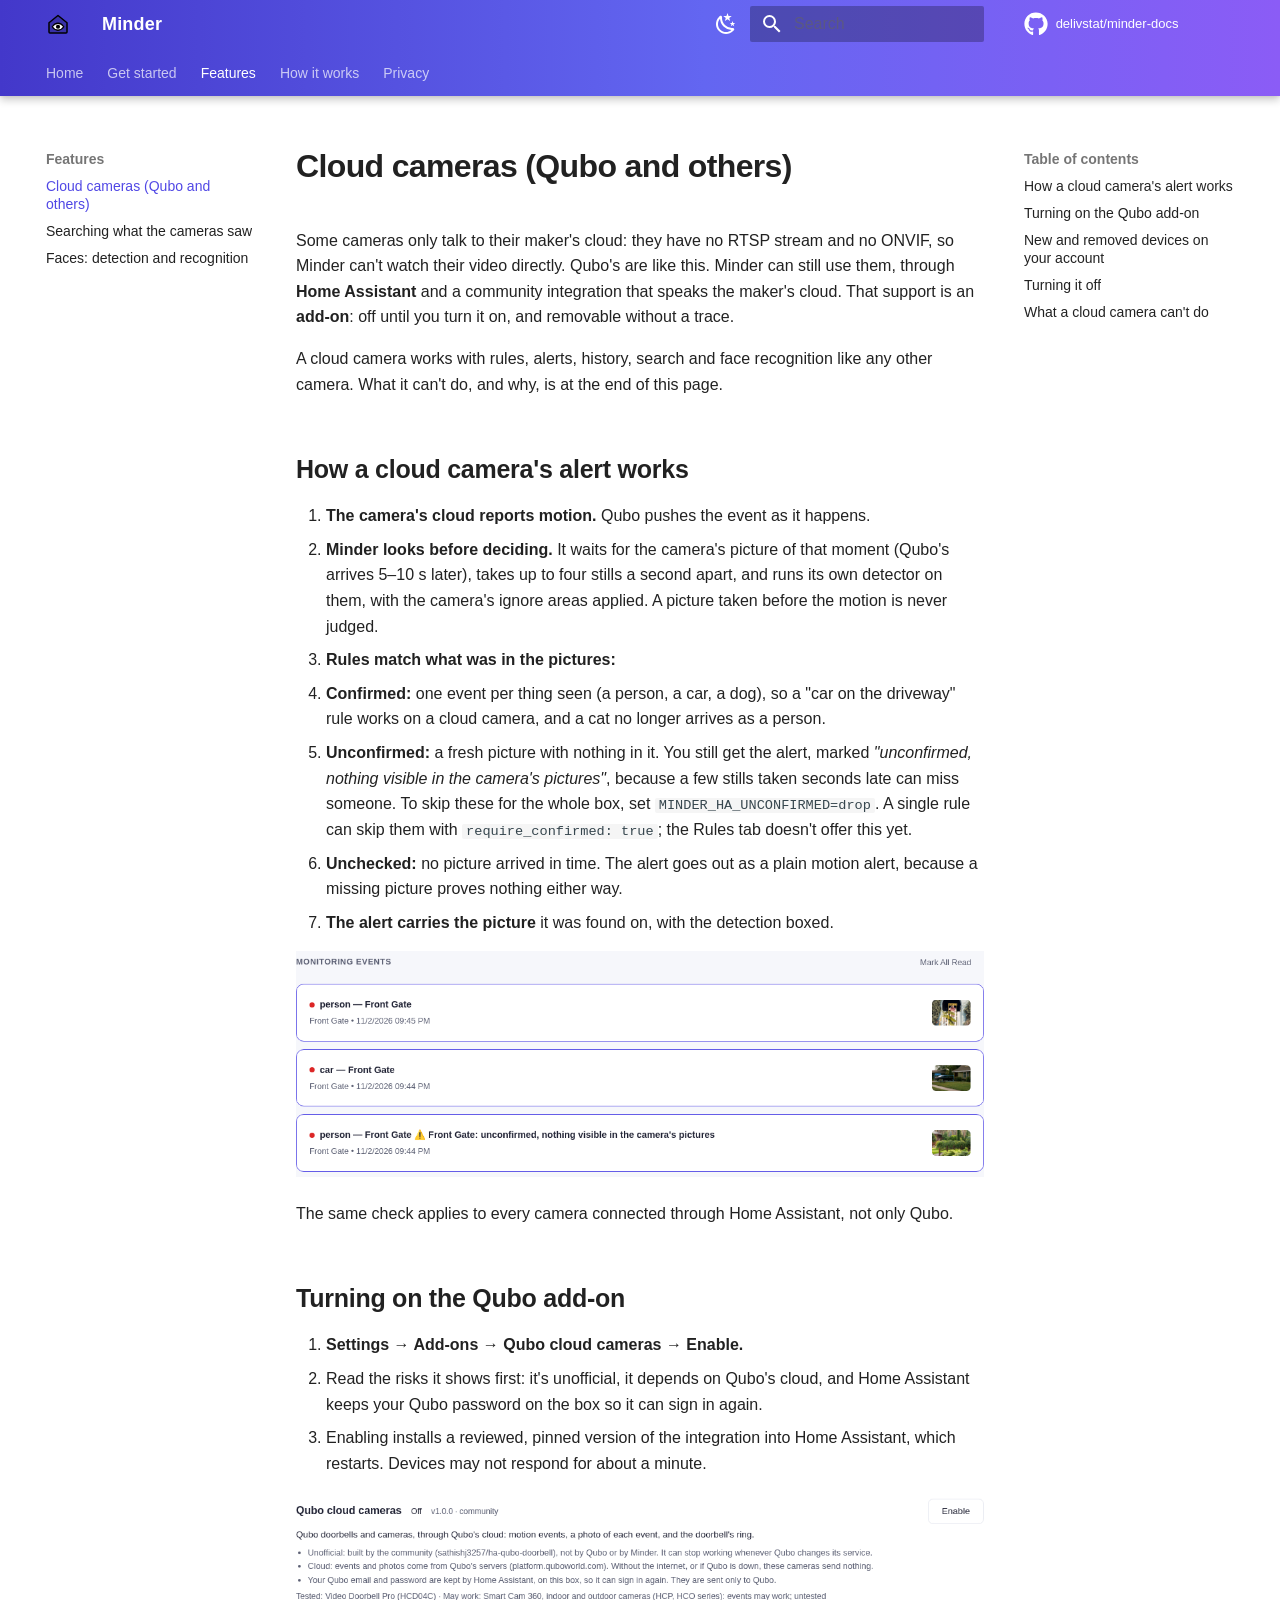
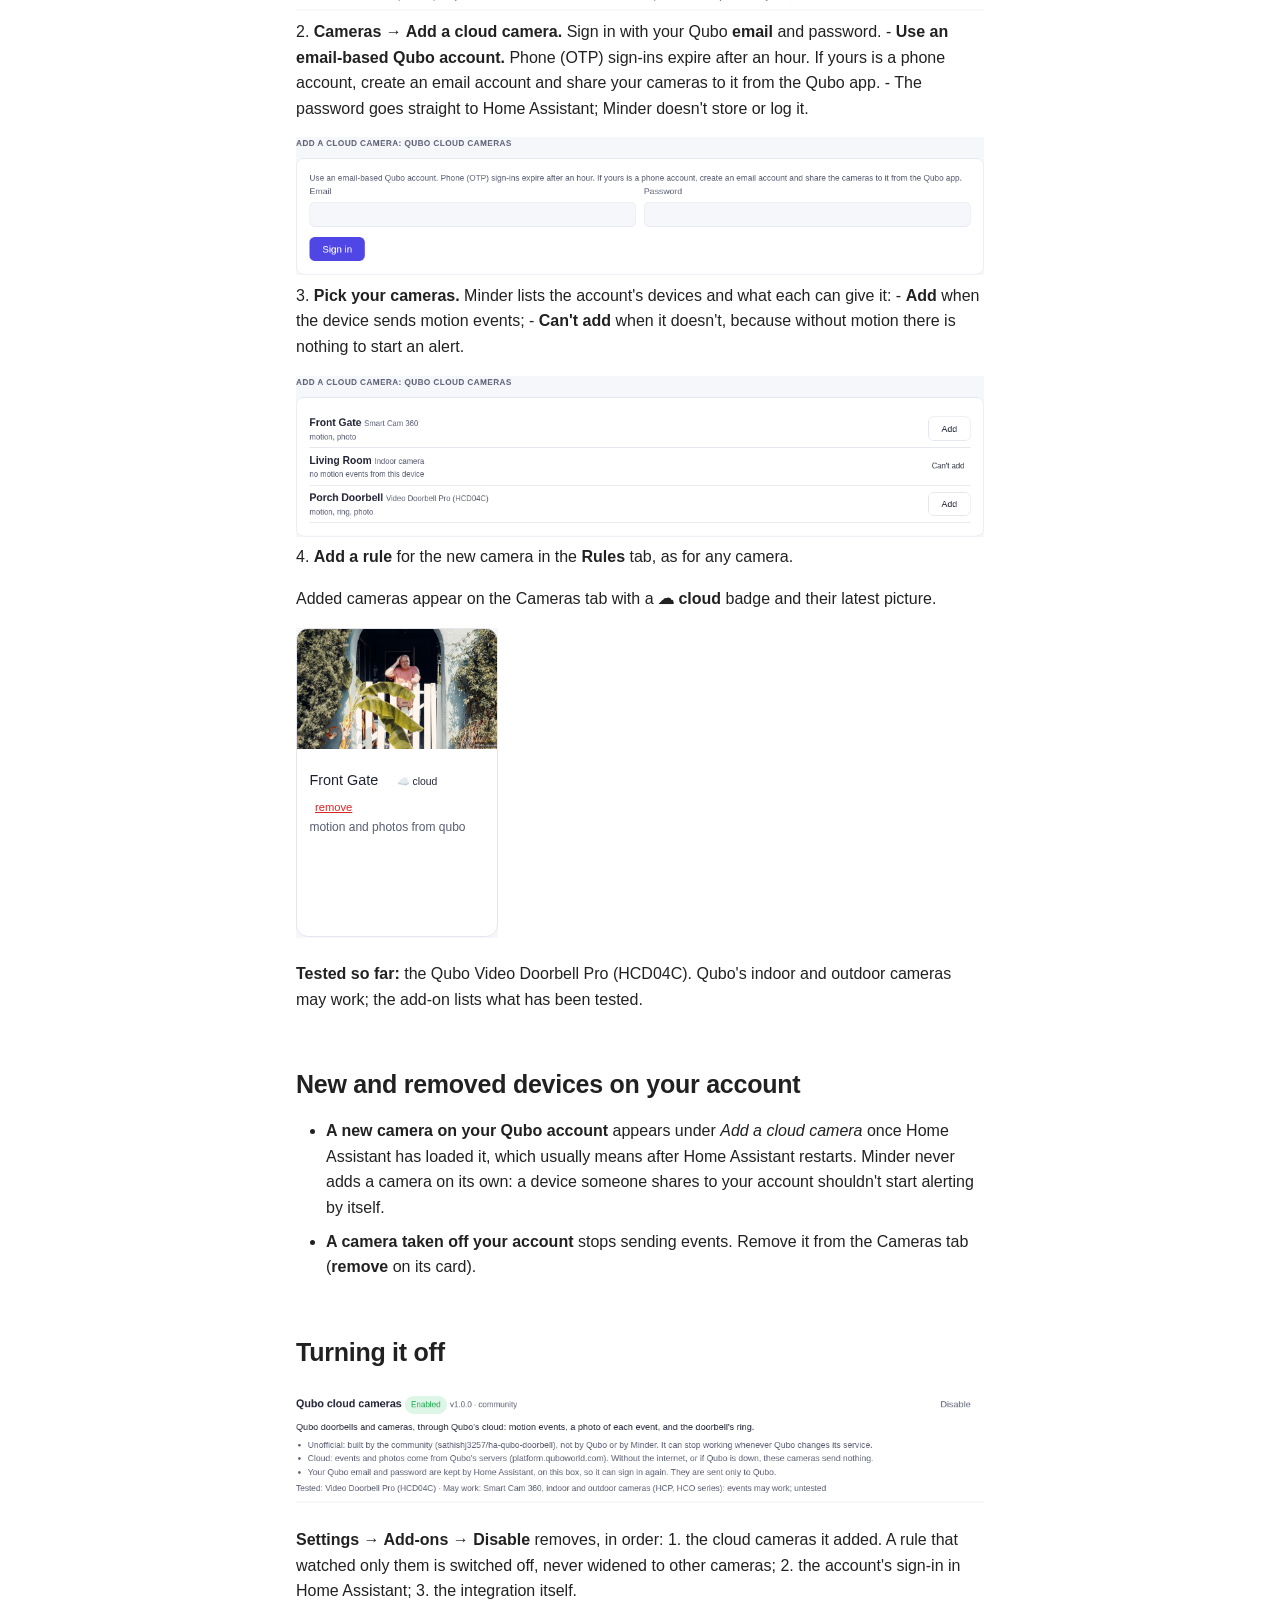
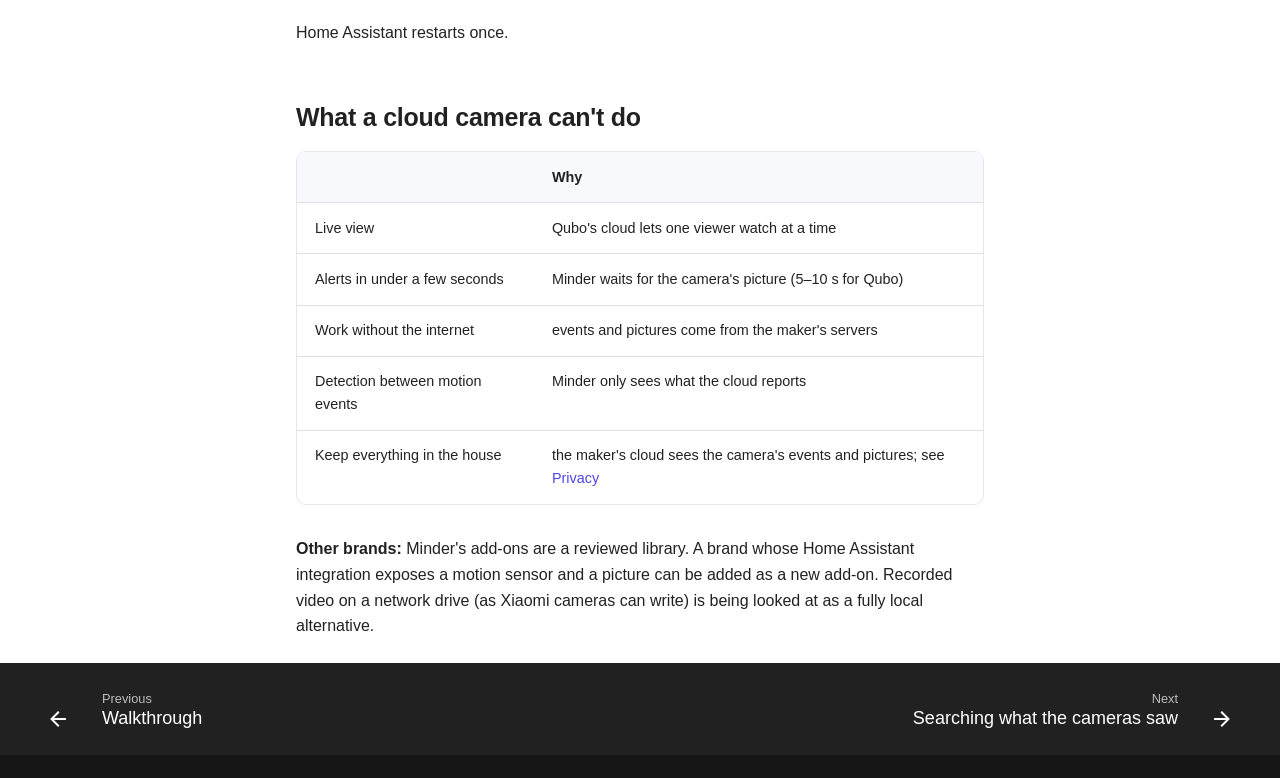
<file: cloud-cameras/index.html>
<!doctype html>
<html lang="en" class="no-js">
  <head>
    
      <meta charset="utf-8">
      <meta name="viewport" content="width=device-width,initial-scale=1">
      
        <meta name="description" content="A self-hosted home-security appliance. Watches, answers, acts, and tells you when it could not see.">
      
      
      
        <link rel="canonical" href="https://delivstat.github.io/minder-docs/cloud-cameras/">
      
      
        <link rel="prev" href="../walkthrough/">
      
      
        <link rel="next" href="../search/">
      
      
        
      
      
      <link rel="icon" href="../assets/logo.svg">
      <meta name="generator" content="mkdocs-1.6.1, mkdocs-material-9.8.0">
    
    
      
        <title>Cloud cameras (Qubo and others) - Minder</title>
      
    
    
      <link rel="stylesheet" href="../assets/stylesheets/main.57a0d79d.min.css">
      
        
        <link rel="stylesheet" href="../assets/stylesheets/palette.fb2fffe2.min.css">
      
      


    
    
      
    
    
      
    
    
      <link rel="stylesheet" href="../stylesheets/extra.css">
    
    <script>__md_scope=new URL("..",location),__md_hash=e=>[...e].reduce(((e,_)=>(e<<5)-e+_.charCodeAt(0)),0),__md_get=(e,_=localStorage,t=__md_scope)=>JSON.parse(_.getItem(t.pathname+"."+e)),__md_set=(e,_,t=localStorage,a=__md_scope)=>{try{t.setItem(a.pathname+"."+e,JSON.stringify(_))}catch(e){}}</script>
    
      

    
    
  </head>
  
  
    
    
      
    
    
    
    
    <body dir="ltr" data-md-color-scheme="default" data-md-color-primary="custom" data-md-color-accent="custom">
  
    
    <input class="md-toggle" data-md-toggle="drawer" type="checkbox" id="__drawer" autocomplete="off">
    <input class="md-toggle" data-md-toggle="search" type="checkbox" id="__search" autocomplete="off">
    <label class="md-overlay" for="__drawer"></label>
    <div data-md-component="skip">
      
        
        <a href="#cloud-cameras-qubo-and-others" class="md-skip">
          Skip to content
        </a>
      
    </div>
    <div data-md-component="announce">
      
    </div>
    
    
      

  

<header class="md-header md-header--shadow md-header--lifted" data-md-component="header">
  <nav class="md-header__inner md-grid" aria-label="Header">
    <a href=".." title="Minder" class="md-header__button md-logo" aria-label="Minder" data-md-component="logo">
      
  <img src="../assets/logo.svg" alt="logo">

    </a>
    <label class="md-header__button md-icon" for="__drawer">
      
      <svg xmlns="http://www.w3.org/2000/svg" viewBox="0 0 24 24"><path d="M3 6h18v2H3zm0 5h18v2H3zm0 5h18v2H3z"/></svg>
    </label>
    <div class="md-header__title" data-md-component="header-title">
      <div class="md-header__ellipsis">
        <div class="md-header__topic">
          <span class="md-ellipsis">
            Minder
          </span>
        </div>
        <div class="md-header__topic" data-md-component="header-topic">
          <span class="md-ellipsis">
            
              Cloud cameras (Qubo and others)
            
          </span>
        </div>
      </div>
    </div>
    
      
        <form class="md-header__option" data-md-component="palette">
  
    
    
    
    <input class="md-option" data-md-color-media="(prefers-color-scheme: light)" data-md-color-scheme="default" data-md-color-primary="custom" data-md-color-accent="custom"  aria-label="Switch to dark mode"  type="radio" name="__palette" id="__palette_0">
    
      <label class="md-header__button md-icon" title="Switch to dark mode" for="__palette_1" hidden>
        <svg xmlns="http://www.w3.org/2000/svg" viewBox="0 0 24 24"><path d="m17.75 4.09-2.53 1.94.91 3.06-2.63-1.81-2.63 1.81.91-3.06-2.53-1.94L12.44 4l1.06-3 1.06 3zm3.5 6.91-1.64 1.25.59 1.98-1.7-1.17-1.7 1.17.59-1.98L15.75 11l2.06-.05L18.5 9l.69 1.95zm-2.28 4.95c.83-.08 1.72 1.1 1.19 1.85-.32.45-.66.87-1.08 1.27C15.17 23 8.84 23 4.94 19.07c-3.91-3.9-3.91-10.24 0-14.14.4-.4.82-.76 1.27-1.08.75-.53 1.93.36 1.85 1.19-.27 2.86.69 5.83 2.89 8.02a9.96 9.96 0 0 0 8.02 2.89m-1.64 2.02a12.08 12.08 0 0 1-7.8-3.47c-2.17-2.19-3.33-5-3.49-7.82-2.81 3.14-2.7 7.96.31 10.98 3.02 3.01 7.84 3.12 10.98.31"/></svg>
      </label>
    
  
    
    
    
    <input class="md-option" data-md-color-media="(prefers-color-scheme: dark)" data-md-color-scheme="slate" data-md-color-primary="custom" data-md-color-accent="custom"  aria-label="Switch to light mode"  type="radio" name="__palette" id="__palette_1">
    
      <label class="md-header__button md-icon" title="Switch to light mode" for="__palette_0" hidden>
        <svg xmlns="http://www.w3.org/2000/svg" viewBox="0 0 24 24"><path d="M12 7a5 5 0 0 1 5 5 5 5 0 0 1-5 5 5 5 0 0 1-5-5 5 5 0 0 1 5-5m0 2a3 3 0 0 0-3 3 3 3 0 0 0 3 3 3 3 0 0 0 3-3 3 3 0 0 0-3-3m0-7 2.39 3.42C13.65 5.15 12.84 5 12 5s-1.65.15-2.39.42zM3.34 7l4.16-.35A7.2 7.2 0 0 0 5.94 8.5c-.44.74-.69 1.5-.83 2.29zm.02 10 1.76-3.77a7.131 7.131 0 0 0 2.38 4.14zM20.65 7l-1.77 3.79a7.02 7.02 0 0 0-2.38-4.15zm-.01 10-4.14.36c.59-.51 1.12-1.14 1.54-1.86.42-.73.69-1.5.83-2.29zM12 22l-2.41-3.44c.74.27 1.55.44 2.41.44.82 0 1.63-.17 2.37-.44z"/></svg>
      </label>
    
  
</form>
      
    
    
      <script>var palette=__md_get("__palette");if(palette&&palette.color){if("(prefers-color-scheme)"===palette.color.media){var media=matchMedia("(prefers-color-scheme: light)"),input=document.querySelector(media.matches?"[data-md-color-media='(prefers-color-scheme: light)']":"[data-md-color-media='(prefers-color-scheme: dark)']");palette.color.media=input.getAttribute("data-md-color-media"),palette.color.scheme=input.getAttribute("data-md-color-scheme"),palette.color.primary=input.getAttribute("data-md-color-primary"),palette.color.accent=input.getAttribute("data-md-color-accent")}for(var[key,value]of Object.entries(palette.color))document.body.setAttribute("data-md-color-"+key,value)}</script>
    
    
    
      
      
        <label class="md-header__button md-icon" for="__search">
          
          <svg xmlns="http://www.w3.org/2000/svg" viewBox="0 0 24 24"><path d="M9.5 3A6.5 6.5 0 0 1 16 9.5c0 1.61-.59 3.09-1.56 4.23l.27.27h.79l5 5-1.5 1.5-5-5v-.79l-.27-.27A6.52 6.52 0 0 1 9.5 16 6.5 6.5 0 0 1 3 9.5 6.5 6.5 0 0 1 9.5 3m0 2C7 5 5 7 5 9.5S7 14 9.5 14 14 12 14 9.5 12 5 9.5 5"/></svg>
        </label>
        <div class="md-search" data-md-component="search" role="dialog">
  <label class="md-search__overlay" for="__search"></label>
  <div class="md-search__inner" role="search">
    <form class="md-search__form" name="search">
      <input type="text" class="md-search__input" name="query" aria-label="Search" placeholder="Search" autocapitalize="off" autocorrect="off" autocomplete="off" spellcheck="false" data-md-component="search-query" required>
      <label class="md-search__icon md-icon" for="__search">
        
        <svg xmlns="http://www.w3.org/2000/svg" viewBox="0 0 24 24"><path d="M9.5 3A6.5 6.5 0 0 1 16 9.5c0 1.61-.59 3.09-1.56 4.23l.27.27h.79l5 5-1.5 1.5-5-5v-.79l-.27-.27A6.52 6.52 0 0 1 9.5 16 6.5 6.5 0 0 1 3 9.5 6.5 6.5 0 0 1 9.5 3m0 2C7 5 5 7 5 9.5S7 14 9.5 14 14 12 14 9.5 12 5 9.5 5"/></svg>
        
        <svg xmlns="http://www.w3.org/2000/svg" viewBox="0 0 24 24"><path d="M20 11v2H8l5.5 5.5-1.42 1.42L4.16 12l7.92-7.92L13.5 5.5 8 11z"/></svg>
      </label>
      <nav class="md-search__options" aria-label="Search">
        
        <button type="reset" class="md-search__icon md-icon" title="Clear" aria-label="Clear" tabindex="-1">
          
          <svg xmlns="http://www.w3.org/2000/svg" viewBox="0 0 24 24"><path d="M19 6.41 17.59 5 12 10.59 6.41 5 5 6.41 10.59 12 5 17.59 6.41 19 12 13.41 17.59 19 19 17.59 13.41 12z"/></svg>
        </button>
      </nav>
      
        <div class="md-search__suggest" data-md-component="search-suggest"></div>
      
    </form>
    <div class="md-search__output">
      <div class="md-search__scrollwrap" tabindex="0" data-md-scrollfix>
        <div class="md-search-result" data-md-component="search-result">
          <div class="md-search-result__meta">
            Initializing search
          </div>
          <ol class="md-search-result__list" role="presentation"></ol>
        </div>
      </div>
    </div>
  </div>
</div>
      
    
    
      <div class="md-header__source">
        <a href="https://github.com/delivstat/minder-docs" title="Go to repository" class="md-source" data-md-component="source">
  <div class="md-source__icon md-icon">
    
    <svg xmlns="http://www.w3.org/2000/svg" viewBox="0 0 512 512"><!--! Font Awesome Free 7.1.0 by @fontawesome - https://fontawesome.com License - https://fontawesome.com/license/free (Icons: CC BY 4.0, Fonts: SIL OFL 1.1, Code: MIT License) Copyright 2025 Fonticons, Inc.--><path d="M173.9 397.4c0 2-2.3 3.6-5.2 3.6-3.3.3-5.6-1.3-5.6-3.6 0-2 2.3-3.6 5.2-3.6 3-.3 5.6 1.3 5.6 3.6m-31.1-4.5c-.7 2 1.3 4.3 4.3 4.9 2.6 1 5.6 0 6.2-2s-1.3-4.3-4.3-5.2c-2.6-.7-5.5.3-6.2 2.3m44.2-1.7c-2.9.7-4.9 2.6-4.6 4.9.3 2 2.9 3.3 5.9 2.6 2.9-.7 4.9-2.6 4.6-4.6-.3-1.9-3-3.2-5.9-2.9M252.8 8C114.1 8 8 113.3 8 252c0 110.9 69.8 205.8 169.5 239.2 12.8 2.3 17.3-5.6 17.3-12.1 0-6.2-.3-40.4-.3-61.4 0 0-70 15-84.7-29.8 0 0-11.4-29.1-27.8-36.6 0 0-22.9-15.7 1.6-15.4 0 0 24.9 2 38.6 25.8 21.9 38.6 58.6 27.5 72.9 20.9 2.3-16 8.8-27.1 16-33.7-55.9-6.2-112.3-14.3-112.3-110.5 0-27.5 7.6-41.3 23.6-58.9-2.6-6.5-11.1-33.3 2.6-67.9 20.9-6.5 69 27 69 27 20-5.6 41.5-8.5 62.8-8.5s42.8 2.9 62.8 8.5c0 0 48.1-33.6 69-27 13.7 34.7 5.2 61.4 2.6 67.9 16 17.7 25.8 31.5 25.8 58.9 0 96.5-58.9 104.2-114.8 110.5 9.2 7.9 17 22.9 17 46.4 0 33.7-.3 75.4-.3 83.6 0 6.5 4.6 14.4 17.3 12.1C436.2 457.8 504 362.9 504 252 504 113.3 391.5 8 252.8 8M105.2 352.9c-1.3 1-1 3.3.7 5.2 1.6 1.6 3.9 2.3 5.2 1 1.3-1 1-3.3-.7-5.2-1.6-1.6-3.9-2.3-5.2-1m-10.8-8.1c-.7 1.3.3 2.9 2.3 3.9 1.6 1 3.6.7 4.3-.7.7-1.3-.3-2.9-2.3-3.9-2-.6-3.6-.3-4.3.7m32.4 35.6c-1.6 1.3-1 4.3 1.3 6.2 2.3 2.3 5.2 2.6 6.5 1 1.3-1.3.7-4.3-1.3-6.2-2.2-2.3-5.2-2.6-6.5-1m-11.4-14.7c-1.6 1-1.6 3.6 0 5.9s4.3 3.3 5.6 2.3c1.6-1.3 1.6-3.9 0-6.2-1.4-2.3-4-3.3-5.6-2"/></svg>
  </div>
  <div class="md-source__repository">
    delivstat/minder-docs
  </div>
</a>
      </div>
    
  </nav>
  
    
      
<nav class="md-tabs" aria-label="Tabs" data-md-component="tabs">
  <div class="md-grid">
    <ul class="md-tabs__list">
      
        
  
  
  
  
    <li class="md-tabs__item">
      <a href=".." class="md-tabs__link">
        
  
  
    
  
  Home

      </a>
    </li>
  

      
        
  
  
  
  
    
    
      <li class="md-tabs__item">
        <a href="../using-minder/" class="md-tabs__link">
          
  
  
    
  
  Get started

        </a>
      </li>
    
  

      
        
  
  
  
    
  
  
    
    
      <li class="md-tabs__item md-tabs__item--active">
        <a href="./" class="md-tabs__link">
          
  
  
    
  
  Features

        </a>
      </li>
    
  

      
        
  
  
  
  
    
    
      <li class="md-tabs__item">
        <a href="../architecture/" class="md-tabs__link">
          
  
  
    
  
  How it works

        </a>
      </li>
    
  

      
        
  
  
  
  
    <li class="md-tabs__item">
      <a href="../privacy/" class="md-tabs__link">
        
  
  
    
  
  Privacy

      </a>
    </li>
  

      
    </ul>
  </div>
</nav>
    
  
</header>
    
    <div class="md-container" data-md-component="container">
      
      
        
      
      <main class="md-main" data-md-component="main">
        <div class="md-main__inner md-grid">
          
            
              
              <div class="md-sidebar md-sidebar--primary" data-md-component="sidebar" data-md-type="navigation" >
                <div class="md-sidebar__scrollwrap">
                  <div class="md-sidebar__inner">
                    


  


<nav class="md-nav md-nav--primary md-nav--lifted" aria-label="Navigation" data-md-level="0">
  <label class="md-nav__title" for="__drawer">
    <a href=".." title="Minder" class="md-nav__button md-logo" aria-label="Minder" data-md-component="logo">
      
  <img src="../assets/logo.svg" alt="logo">

    </a>
    Minder
  </label>
  
    <div class="md-nav__source">
      <a href="https://github.com/delivstat/minder-docs" title="Go to repository" class="md-source" data-md-component="source">
  <div class="md-source__icon md-icon">
    
    <svg xmlns="http://www.w3.org/2000/svg" viewBox="0 0 512 512"><!--! Font Awesome Free 7.1.0 by @fontawesome - https://fontawesome.com License - https://fontawesome.com/license/free (Icons: CC BY 4.0, Fonts: SIL OFL 1.1, Code: MIT License) Copyright 2025 Fonticons, Inc.--><path d="M173.9 397.4c0 2-2.3 3.6-5.2 3.6-3.3.3-5.6-1.3-5.6-3.6 0-2 2.3-3.6 5.2-3.6 3-.3 5.6 1.3 5.6 3.6m-31.1-4.5c-.7 2 1.3 4.3 4.3 4.9 2.6 1 5.6 0 6.2-2s-1.3-4.3-4.3-5.2c-2.6-.7-5.5.3-6.2 2.3m44.2-1.7c-2.9.7-4.9 2.6-4.6 4.9.3 2 2.9 3.3 5.9 2.6 2.9-.7 4.9-2.6 4.6-4.6-.3-1.9-3-3.2-5.9-2.9M252.8 8C114.1 8 8 113.3 8 252c0 110.9 69.8 205.8 169.5 239.2 12.8 2.3 17.3-5.6 17.3-12.1 0-6.2-.3-40.4-.3-61.4 0 0-70 15-84.7-29.8 0 0-11.4-29.1-27.8-36.6 0 0-22.9-15.7 1.6-15.4 0 0 24.9 2 38.6 25.8 21.9 38.6 58.6 27.5 72.9 20.9 2.3-16 8.8-27.1 16-33.7-55.9-6.2-112.3-14.3-112.3-110.5 0-27.5 7.6-41.3 23.6-58.9-2.6-6.5-11.1-33.3 2.6-67.9 20.9-6.5 69 27 69 27 20-5.6 41.5-8.5 62.8-8.5s42.8 2.9 62.8 8.5c0 0 48.1-33.6 69-27 13.7 34.7 5.2 61.4 2.6 67.9 16 17.7 25.8 31.5 25.8 58.9 0 96.5-58.9 104.2-114.8 110.5 9.2 7.9 17 22.9 17 46.4 0 33.7-.3 75.4-.3 83.6 0 6.5 4.6 14.4 17.3 12.1C436.2 457.8 504 362.9 504 252 504 113.3 391.5 8 252.8 8M105.2 352.9c-1.3 1-1 3.3.7 5.2 1.6 1.6 3.9 2.3 5.2 1 1.3-1 1-3.3-.7-5.2-1.6-1.6-3.9-2.3-5.2-1m-10.8-8.1c-.7 1.3.3 2.9 2.3 3.9 1.6 1 3.6.7 4.3-.7.7-1.3-.3-2.9-2.3-3.9-2-.6-3.6-.3-4.3.7m32.4 35.6c-1.6 1.3-1 4.3 1.3 6.2 2.3 2.3 5.2 2.6 6.5 1 1.3-1.3.7-4.3-1.3-6.2-2.2-2.3-5.2-2.6-6.5-1m-11.4-14.7c-1.6 1-1.6 3.6 0 5.9s4.3 3.3 5.6 2.3c1.6-1.3 1.6-3.9 0-6.2-1.4-2.3-4-3.3-5.6-2"/></svg>
  </div>
  <div class="md-source__repository">
    delivstat/minder-docs
  </div>
</a>
    </div>
  
  <ul class="md-nav__list" data-md-scrollfix>
    
      
      
  
  
  
  
    <li class="md-nav__item">
      <a href=".." class="md-nav__link">
        
  
  
  <span class="md-ellipsis">
    
  
    Home
  

    
  </span>
  
  

      </a>
    </li>
  

    
      
      
  
  
  
  
    
    
      
        
      
        
      
        
      
        
      
    
    
    
      
      
    
    
    <li class="md-nav__item md-nav__item--nested">
      
        
        
        <input class="md-nav__toggle md-toggle " type="checkbox" id="__nav_2" >
        
          
          <label class="md-nav__link" for="__nav_2" id="__nav_2_label" tabindex="0">
            
  
  
  <span class="md-ellipsis">
    
  
    Get started
  

    
  </span>
  
  

            <span class="md-nav__icon md-icon"></span>
          </label>
        
        <nav class="md-nav" data-md-level="1" aria-labelledby="__nav_2_label" aria-expanded="false">
          <label class="md-nav__title" for="__nav_2">
            <span class="md-nav__icon md-icon"></span>
            
  
    Get started
  

          </label>
          <ul class="md-nav__list" data-md-scrollfix>
            
              
                
  
  
  
  
    <li class="md-nav__item">
      <a href="../using-minder/" class="md-nav__link">
        
  
  
  <span class="md-ellipsis">
    
  
    Using Minder
  

    
  </span>
  
  

      </a>
    </li>
  

              
            
              
                
  
  
  
  
    <li class="md-nav__item">
      <a href="../hardware-sizing/" class="md-nav__link">
        
  
  
  <span class="md-ellipsis">
    
  
    Hardware sizing
  

    
  </span>
  
  

      </a>
    </li>
  

              
            
              
                
  
  
  
  
    <li class="md-nav__item">
      <a href="../cloud-model/" class="md-nav__link">
        
  
  
  <span class="md-ellipsis">
    
  
    The language model in the cloud
  

    
  </span>
  
  

      </a>
    </li>
  

              
            
              
                
  
  
  
  
    <li class="md-nav__item">
      <a href="../walkthrough/" class="md-nav__link">
        
  
  
  <span class="md-ellipsis">
    
  
    Walkthrough
  

    
  </span>
  
  

      </a>
    </li>
  

              
            
          </ul>
        </nav>
      
    </li>
  

    
      
      
  
  
    
  
  
  
    
    
      
        
      
        
      
        
      
    
    
    
      
        
        
      
      
    
    
    <li class="md-nav__item md-nav__item--active md-nav__item--section md-nav__item--nested">
      
        
        
        <input class="md-nav__toggle md-toggle " type="checkbox" id="__nav_3" checked>
        
          
          <label class="md-nav__link" for="__nav_3" id="__nav_3_label" tabindex="">
            
  
  
  <span class="md-ellipsis">
    
  
    Features
  

    
  </span>
  
  

            <span class="md-nav__icon md-icon"></span>
          </label>
        
        <nav class="md-nav" data-md-level="1" aria-labelledby="__nav_3_label" aria-expanded="true">
          <label class="md-nav__title" for="__nav_3">
            <span class="md-nav__icon md-icon"></span>
            
  
    Features
  

          </label>
          <ul class="md-nav__list" data-md-scrollfix>
            
              
                
  
  
    
  
  
  
    <li class="md-nav__item md-nav__item--active">
      
      <input class="md-nav__toggle md-toggle" type="checkbox" id="__toc">
      
      
        
      
      
        <label class="md-nav__link md-nav__link--active" for="__toc">
          
  
  
  <span class="md-ellipsis">
    
  
    Cloud cameras (Qubo and others)
  

    
  </span>
  
  

          <span class="md-nav__icon md-icon"></span>
        </label>
      
      <a href="./" class="md-nav__link md-nav__link--active">
        
  
  
  <span class="md-ellipsis">
    
  
    Cloud cameras (Qubo and others)
  

    
  </span>
  
  

      </a>
      
        

<nav class="md-nav md-nav--secondary" aria-label="Table of contents">
  
  
  
    
  
  
    <label class="md-nav__title" for="__toc">
      <span class="md-nav__icon md-icon"></span>
      Table of contents
    </label>
    <ul class="md-nav__list" data-md-component="toc" data-md-scrollfix>
      
        <li class="md-nav__item">
  <a href="#how-a-cloud-cameras-alert-works" class="md-nav__link">
    <span class="md-ellipsis">
      
        How a cloud camera's alert works
      
    </span>
  </a>
  
</li>
      
        <li class="md-nav__item">
  <a href="#turning-on-the-qubo-add-on" class="md-nav__link">
    <span class="md-ellipsis">
      
        Turning on the Qubo add-on
      
    </span>
  </a>
  
</li>
      
        <li class="md-nav__item">
  <a href="#new-and-removed-devices-on-your-account" class="md-nav__link">
    <span class="md-ellipsis">
      
        New and removed devices on your account
      
    </span>
  </a>
  
</li>
      
        <li class="md-nav__item">
  <a href="#turning-it-off" class="md-nav__link">
    <span class="md-ellipsis">
      
        Turning it off
      
    </span>
  </a>
  
</li>
      
        <li class="md-nav__item">
  <a href="#what-a-cloud-camera-cant-do" class="md-nav__link">
    <span class="md-ellipsis">
      
        What a cloud camera can't do
      
    </span>
  </a>
  
</li>
      
    </ul>
  
</nav>
      
    </li>
  

              
            
              
                
  
  
  
  
    <li class="md-nav__item">
      <a href="../search/" class="md-nav__link">
        
  
  
  <span class="md-ellipsis">
    
  
    Searching what the cameras saw
  

    
  </span>
  
  

      </a>
    </li>
  

              
            
              
                
  
  
  
  
    <li class="md-nav__item">
      <a href="../face-recognition/" class="md-nav__link">
        
  
  
  <span class="md-ellipsis">
    
  
    Faces: detection and recognition
  

    
  </span>
  
  

      </a>
    </li>
  

              
            
          </ul>
        </nav>
      
    </li>
  

    
      
      
  
  
  
  
    
    
      
        
      
        
      
    
    
    
      
      
    
    
    <li class="md-nav__item md-nav__item--nested">
      
        
        
        <input class="md-nav__toggle md-toggle " type="checkbox" id="__nav_4" >
        
          
          <label class="md-nav__link" for="__nav_4" id="__nav_4_label" tabindex="0">
            
  
  
  <span class="md-ellipsis">
    
  
    How it works
  

    
  </span>
  
  

            <span class="md-nav__icon md-icon"></span>
          </label>
        
        <nav class="md-nav" data-md-level="1" aria-labelledby="__nav_4_label" aria-expanded="false">
          <label class="md-nav__title" for="__nav_4">
            <span class="md-nav__icon md-icon"></span>
            
  
    How it works
  

          </label>
          <ul class="md-nav__list" data-md-scrollfix>
            
              
                
  
  
  
  
    <li class="md-nav__item">
      <a href="../architecture/" class="md-nav__link">
        
  
  
  <span class="md-ellipsis">
    
  
    Architecture
  

    
  </span>
  
  

      </a>
    </li>
  

              
            
              
                
  
  
  
  
    <li class="md-nav__item">
      <a href="../detector-tuning/" class="md-nav__link">
        
  
  
  <span class="md-ellipsis">
    
  
    Detector tuning
  

    
  </span>
  
  

      </a>
    </li>
  

              
            
          </ul>
        </nav>
      
    </li>
  

    
      
      
  
  
  
  
    <li class="md-nav__item">
      <a href="../privacy/" class="md-nav__link">
        
  
  
  <span class="md-ellipsis">
    
  
    Privacy
  

    
  </span>
  
  

      </a>
    </li>
  

    
  </ul>
</nav>
                  </div>
                </div>
              </div>
            
            
              
              <div class="md-sidebar md-sidebar--secondary" data-md-component="sidebar" data-md-type="toc" >
                <div class="md-sidebar__scrollwrap">
                  <div class="md-sidebar__inner">
                    

<nav class="md-nav md-nav--secondary" aria-label="Table of contents">
  
  
  
    
  
  
    <label class="md-nav__title" for="__toc">
      <span class="md-nav__icon md-icon"></span>
      Table of contents
    </label>
    <ul class="md-nav__list" data-md-component="toc" data-md-scrollfix>
      
        <li class="md-nav__item">
  <a href="#how-a-cloud-cameras-alert-works" class="md-nav__link">
    <span class="md-ellipsis">
      
        How a cloud camera's alert works
      
    </span>
  </a>
  
</li>
      
        <li class="md-nav__item">
  <a href="#turning-on-the-qubo-add-on" class="md-nav__link">
    <span class="md-ellipsis">
      
        Turning on the Qubo add-on
      
    </span>
  </a>
  
</li>
      
        <li class="md-nav__item">
  <a href="#new-and-removed-devices-on-your-account" class="md-nav__link">
    <span class="md-ellipsis">
      
        New and removed devices on your account
      
    </span>
  </a>
  
</li>
      
        <li class="md-nav__item">
  <a href="#turning-it-off" class="md-nav__link">
    <span class="md-ellipsis">
      
        Turning it off
      
    </span>
  </a>
  
</li>
      
        <li class="md-nav__item">
  <a href="#what-a-cloud-camera-cant-do" class="md-nav__link">
    <span class="md-ellipsis">
      
        What a cloud camera can't do
      
    </span>
  </a>
  
</li>
      
    </ul>
  
</nav>
                  </div>
                </div>
              </div>
            
          
          
            <div class="md-content" data-md-component="content">
              
              <article class="md-content__inner md-typeset">
                
                  


  
  


<h1 id="cloud-cameras-qubo-and-others">Cloud cameras (Qubo and others)<a class="headerlink" href="#cloud-cameras-qubo-and-others" title="Permanent link">&para;</a></h1>
<p>Some cameras only talk to their maker's cloud: they have no RTSP stream and no ONVIF, so Minder
can't watch their video directly. Qubo's are like this. Minder can still use them, through <strong>Home
Assistant</strong> and a community integration that speaks the maker's cloud. That support is an
<strong>add-on</strong>: off until you turn it on, and removable without a trace.</p>
<p>A cloud camera works with rules, alerts, history, search and face recognition like any other camera.
What it can't do, and why, is at the end of this page.</p>
<h2 id="how-a-cloud-cameras-alert-works">How a cloud camera's alert works<a class="headerlink" href="#how-a-cloud-cameras-alert-works" title="Permanent link">&para;</a></h2>
<ol>
<li><strong>The camera's cloud reports motion.</strong> Qubo pushes the event as it happens.</li>
<li><strong>Minder looks before deciding.</strong> It waits for the camera's picture of that moment (Qubo's
   arrives 5–10 s later), takes up to four stills a second apart, and runs its own detector on them,
   with the camera's ignore areas applied. A picture taken before the motion is never judged.</li>
<li><strong>Rules match what was in the pictures:</strong></li>
<li><strong>Confirmed:</strong> one event per thing seen (a person, a car, a dog), so a "car on the driveway" rule
     works on a cloud camera, and a cat no longer arrives as a person.</li>
<li><strong>Unconfirmed:</strong> a fresh picture with nothing in it. You still get the alert, marked
     <em>"unconfirmed, nothing visible in the camera's pictures"</em>, because a few stills taken seconds
     late can miss someone. To skip these for the whole box, set <code>MINDER_HA_UNCONFIRMED=drop</code>. A
     single rule can skip them with <code>require_confirmed: true</code>; the Rules tab doesn't offer this yet.</li>
<li><strong>Unchecked:</strong> no picture arrived in time. The alert goes out as a plain motion alert, because a
     missing picture proves nothing either way.</li>
<li><strong>The alert carries the picture</strong> it was found on, with the detection boxed.</li>
</ol>
<p><img alt="Three cloud-camera events: an unconfirmed motion, a car, a person" src="../assets/screens/cloud-events.png" /></p>
<p>The same check applies to every camera connected through Home Assistant, not only Qubo.</p>
<h2 id="turning-on-the-qubo-add-on">Turning on the Qubo add-on<a class="headerlink" href="#turning-on-the-qubo-add-on" title="Permanent link">&para;</a></h2>
<ol>
<li><strong>Settings → Add-ons → Qubo cloud cameras → Enable.</strong></li>
<li>Read the risks it shows first: it's unofficial, it depends on Qubo's cloud, and Home Assistant
     keeps your Qubo password on the box so it can sign in again.</li>
<li>Enabling installs a reviewed, pinned version of the integration into Home Assistant, which
     restarts. Devices may not respond for about a minute.</li>
</ol>
<p><img alt="The Qubo add-on in Settings, off, with its risks listed" src="../assets/screens/addons-off.png" />
2. <strong>Cameras → Add a cloud camera.</strong> Sign in with your Qubo <strong>email</strong> and password.
   - <strong>Use an email-based Qubo account.</strong> Phone (OTP) sign-ins expire after an hour. If yours is a
     phone account, create an email account and share your cameras to it from the Qubo app.
   - The password goes straight to Home Assistant; Minder doesn't store or log it.</p>
<p><img alt="Signing in to a Qubo account from the Cameras tab" src="../assets/screens/cloud-signin.png" />
3. <strong>Pick your cameras.</strong> Minder lists the account's devices and what each can give it:
   - <strong>Add</strong> when the device sends motion events;
   - <strong>Can't add</strong> when it doesn't, because without motion there is nothing to start an alert.</p>
<p><img alt="The account's devices: two can be added, an indoor camera with no motion events can't" src="../assets/screens/cloud-devices.png" />
4. <strong>Add a rule</strong> for the new camera in the <strong>Rules</strong> tab, as for any camera.</p>
<p>Added cameras appear on the Cameras tab with a <strong>☁ cloud</strong> badge and their latest picture.</p>
<p><img alt="A cloud camera's card: its latest picture and the cloud badge" src="../assets/screens/cloud-camera-card.png" /></p>
<p><strong>Tested so far:</strong> the Qubo Video Doorbell Pro (HCD04C). Qubo's indoor and outdoor cameras may work;
the add-on lists what has been tested.</p>
<h2 id="new-and-removed-devices-on-your-account">New and removed devices on your account<a class="headerlink" href="#new-and-removed-devices-on-your-account" title="Permanent link">&para;</a></h2>
<ul>
<li><strong>A new camera on your Qubo account</strong> appears under <em>Add a cloud camera</em> once Home Assistant has
  loaded it, which usually means after Home Assistant restarts. Minder never adds a camera on its
  own: a device someone shares to your account shouldn't start alerting by itself.</li>
<li><strong>A camera taken off your account</strong> stops sending events. Remove it from the Cameras tab
  (<strong>remove</strong> on its card).</li>
</ul>
<h2 id="turning-it-off">Turning it off<a class="headerlink" href="#turning-it-off" title="Permanent link">&para;</a></h2>
<p><img alt="The Qubo add-on enabled, with its Disable button" src="../assets/screens/addons-enabled.png" /></p>
<p><strong>Settings → Add-ons → Disable</strong> removes, in order:
1. the cloud cameras it added. A rule that watched only them is switched off, never widened to other
   cameras;
2. the account's sign-in in Home Assistant;
3. the integration itself.</p>
<p>Home Assistant restarts once.</p>
<h2 id="what-a-cloud-camera-cant-do">What a cloud camera can't do<a class="headerlink" href="#what-a-cloud-camera-cant-do" title="Permanent link">&para;</a></h2>
<table>
<thead>
<tr>
<th></th>
<th>Why</th>
</tr>
</thead>
<tbody>
<tr>
<td>Live view</td>
<td>Qubo's cloud lets one viewer watch at a time</td>
</tr>
<tr>
<td>Alerts in under a few seconds</td>
<td>Minder waits for the camera's picture (5–10 s for Qubo)</td>
</tr>
<tr>
<td>Work without the internet</td>
<td>events and pictures come from the maker's servers</td>
</tr>
<tr>
<td>Detection between motion events</td>
<td>Minder only sees what the cloud reports</td>
</tr>
<tr>
<td>Keep everything in the house</td>
<td>the maker's cloud sees the camera's events and pictures; see <a href="../privacy/">Privacy</a></td>
</tr>
</tbody>
</table>
<p><strong>Other brands:</strong> Minder's add-ons are a reviewed library. A brand whose Home Assistant integration
exposes a motion sensor and a picture can be added as a new add-on. Recorded video on a network drive
(as Xiaomi cameras can write) is being looked at as a fully local alternative.</p>












                
              </article>
            </div>
          
          
<script>var target=document.getElementById(location.hash.slice(1));target&&target.name&&(target.checked=target.name.startsWith("__tabbed_"))</script>
        </div>
        
          <button type="button" class="md-top md-icon" data-md-component="top" hidden>
  
  <svg xmlns="http://www.w3.org/2000/svg" viewBox="0 0 24 24"><path d="M13 20h-2V8l-5.5 5.5-1.42-1.42L12 4.16l7.92 7.92-1.42 1.42L13 8z"/></svg>
  Back to top
</button>
        
      </main>
      
        <footer class="md-footer">
  
    
      
      <nav class="md-footer__inner md-grid" aria-label="Footer" >
        
          
          <a href="../walkthrough/" class="md-footer__link md-footer__link--prev" aria-label="Previous: Walkthrough">
            <div class="md-footer__button md-icon">
              
              <svg xmlns="http://www.w3.org/2000/svg" viewBox="0 0 24 24"><path d="M20 11v2H8l5.5 5.5-1.42 1.42L4.16 12l7.92-7.92L13.5 5.5 8 11z"/></svg>
            </div>
            <div class="md-footer__title">
              <span class="md-footer__direction">
                Previous
              </span>
              <div class="md-ellipsis">
                Walkthrough
              </div>
            </div>
          </a>
        
        
          
          <a href="../search/" class="md-footer__link md-footer__link--next" aria-label="Next: Searching what the cameras saw">
            <div class="md-footer__title">
              <span class="md-footer__direction">
                Next
              </span>
              <div class="md-ellipsis">
                Searching what the cameras saw
              </div>
            </div>
            <div class="md-footer__button md-icon">
              
              <svg xmlns="http://www.w3.org/2000/svg" viewBox="0 0 24 24"><path d="M4 11v2h12l-5.5 5.5 1.42 1.42L19.84 12l-7.92-7.92L10.5 5.5 16 11z"/></svg>
            </div>
          </a>
        
      </nav>
    
  
  <div class="md-footer-meta md-typeset">
    <div class="md-footer-meta__inner md-grid">
      <div class="md-copyright">
  
  
</div>
      
    </div>
  </div>
</footer>
      
    </div>
    <div class="md-dialog" data-md-component="dialog">
      <div class="md-dialog__inner md-typeset"></div>
    </div>
    
    
    
      
      
      <script id="__config" type="application/json">{"annotate": null, "base": "..", "features": ["navigation.tabs", "navigation.tabs.sticky", "navigation.instant", "navigation.top", "navigation.footer", "navigation.indexes", "toc.follow", "search.suggest", "search.highlight", "content.code.copy"], "search": "../assets/javascripts/workers/search.a7633da7.min.js", "tags": null, "translations": {"clipboard.copied": "Copied to clipboard", "clipboard.copy": "Copy to clipboard", "search.result.more.one": "1 more on this page", "search.result.more.other": "# more on this page", "search.result.none": "No matching documents", "search.result.one": "1 matching document", "search.result.other": "# matching documents", "search.result.placeholder": "Type to start searching", "search.result.term.missing": "Missing", "select.version": "Select version"}, "version": null}</script>
    
    
      <script src="../assets/javascripts/bundle.c21346df.min.js"></script>
      
    
  </body>
</html>
</file>
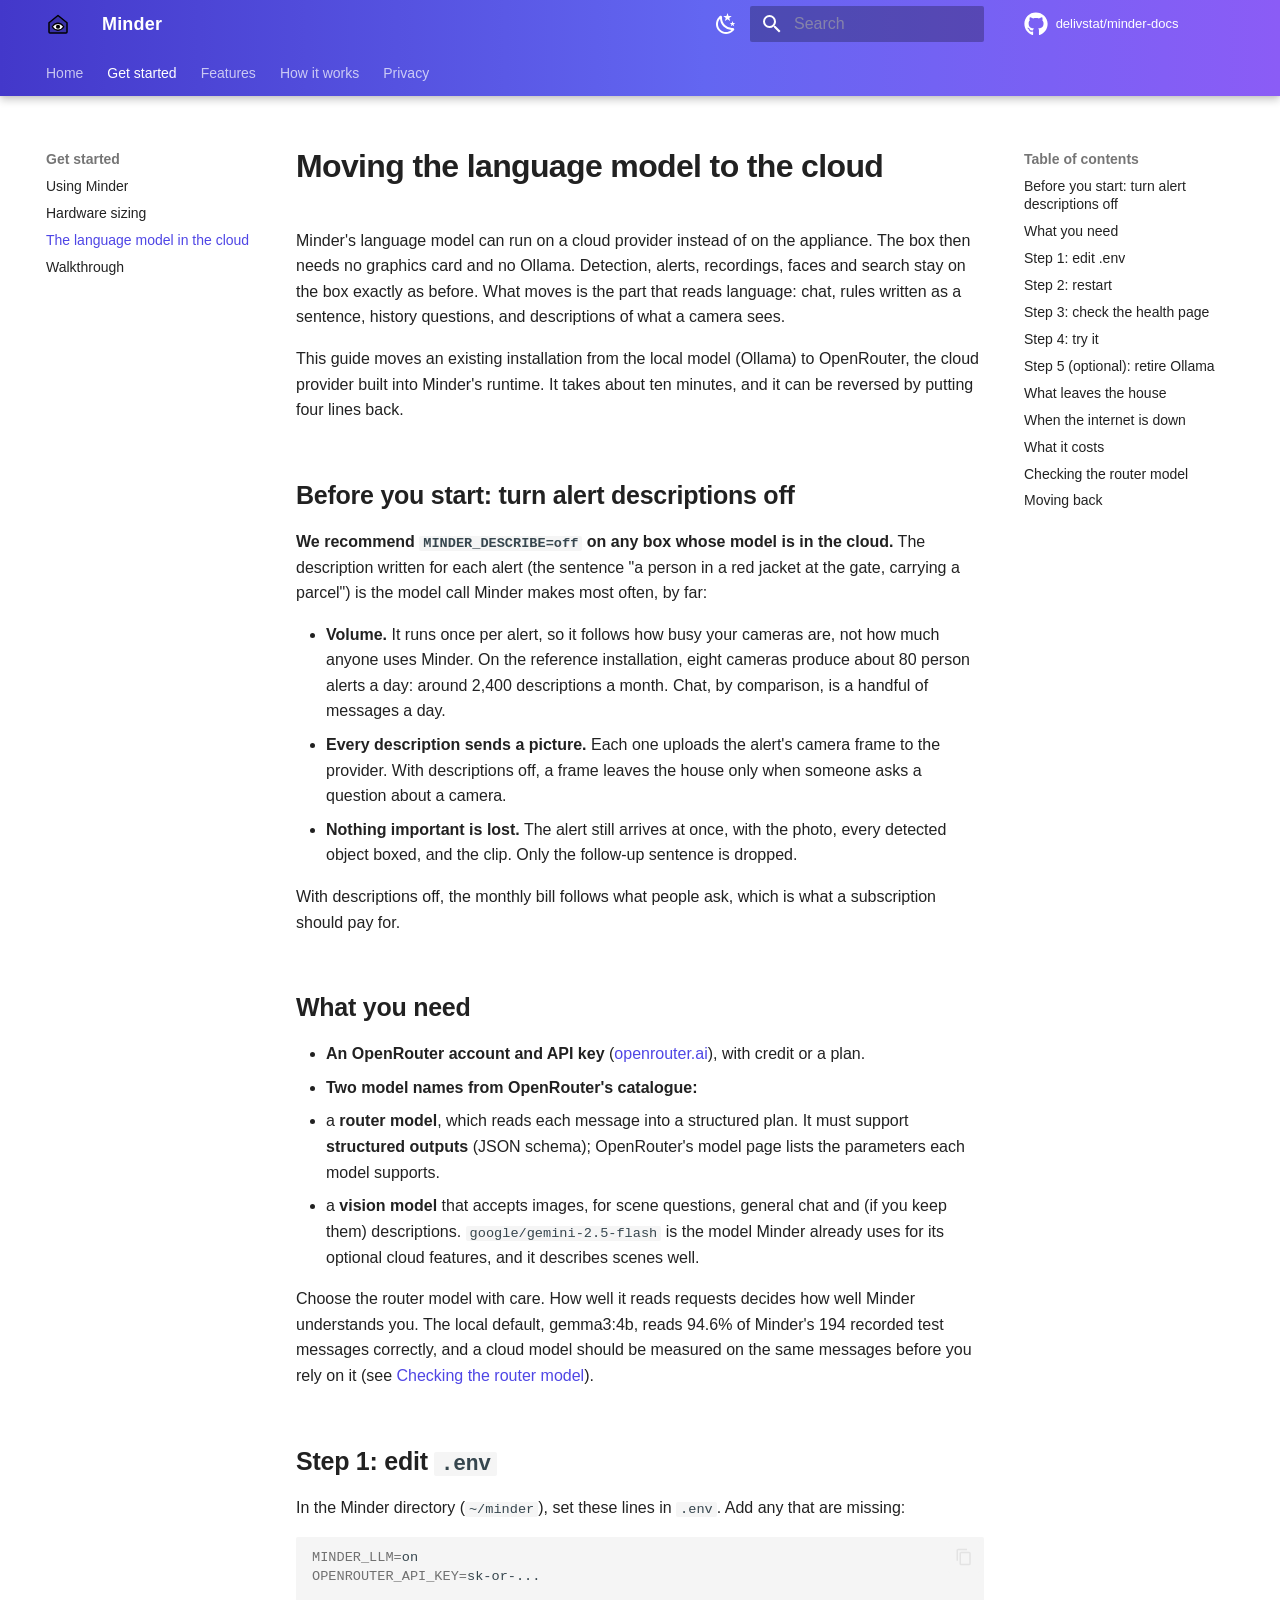
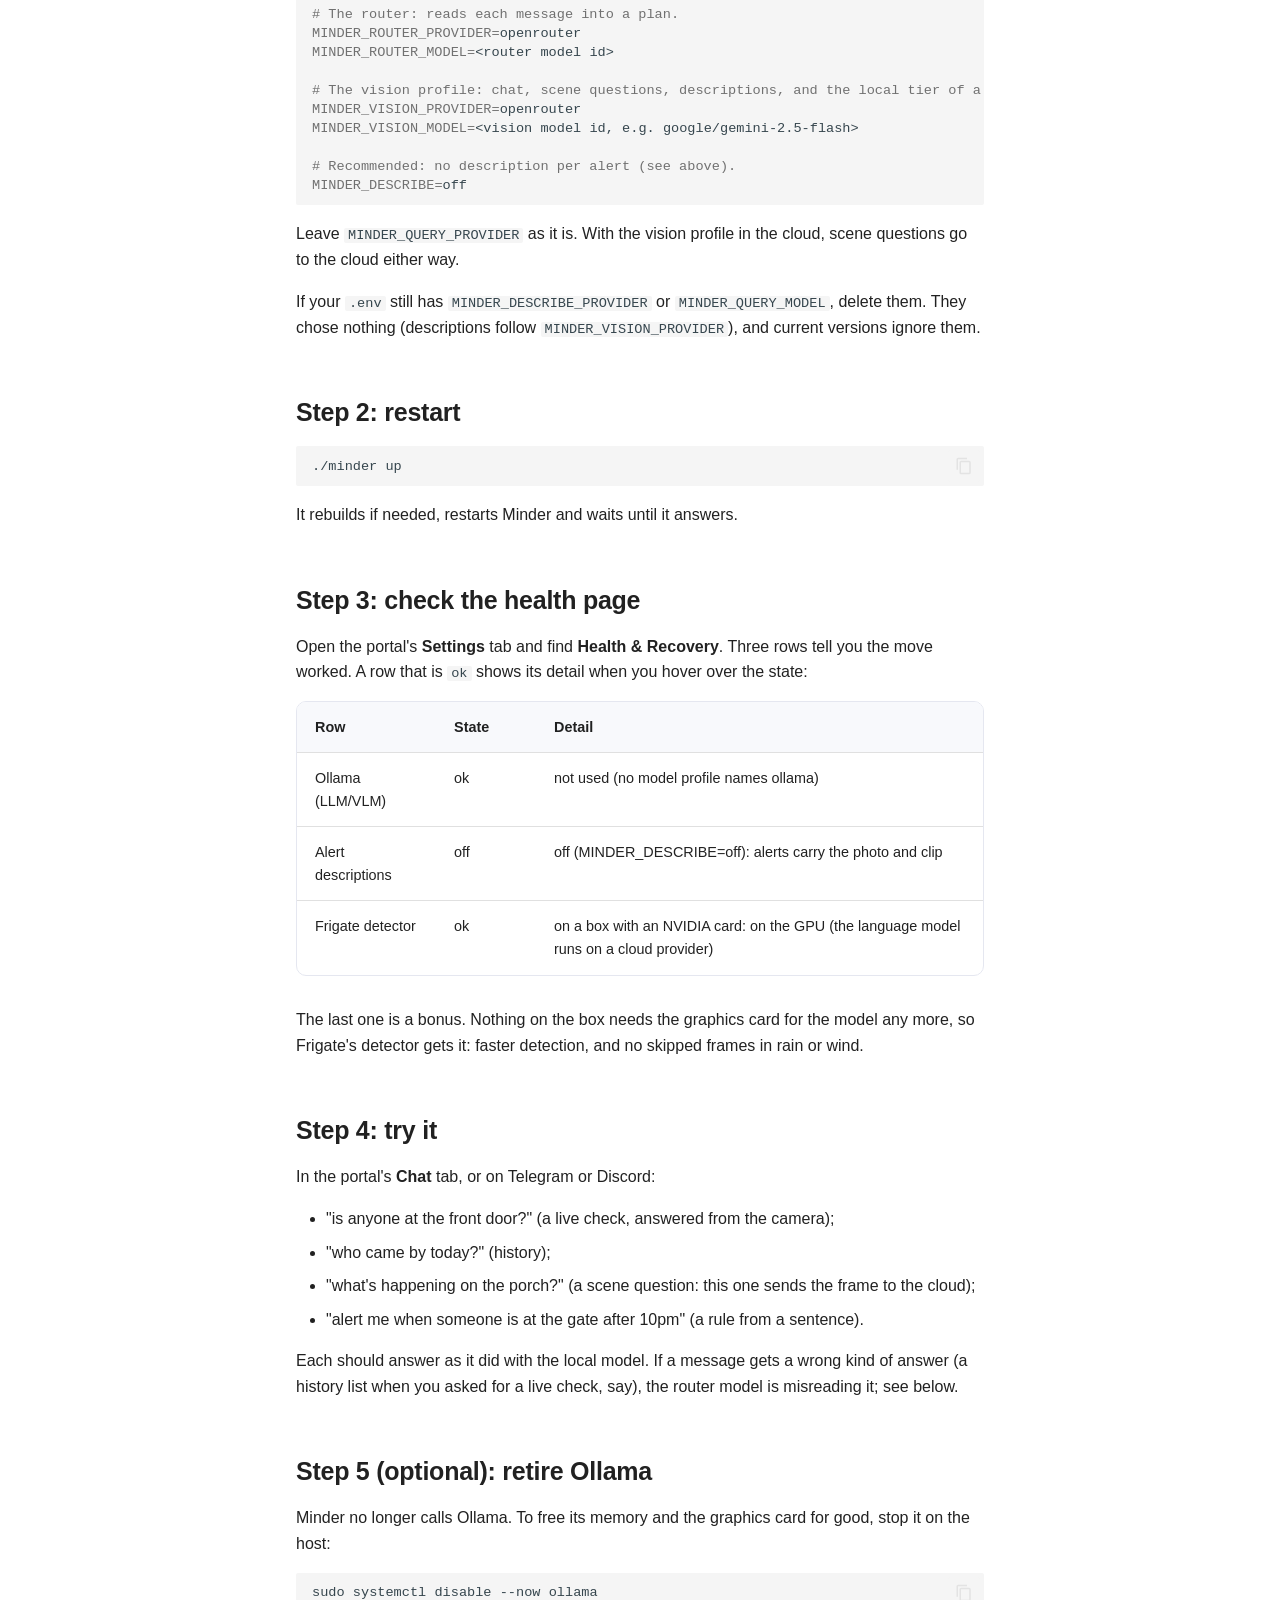
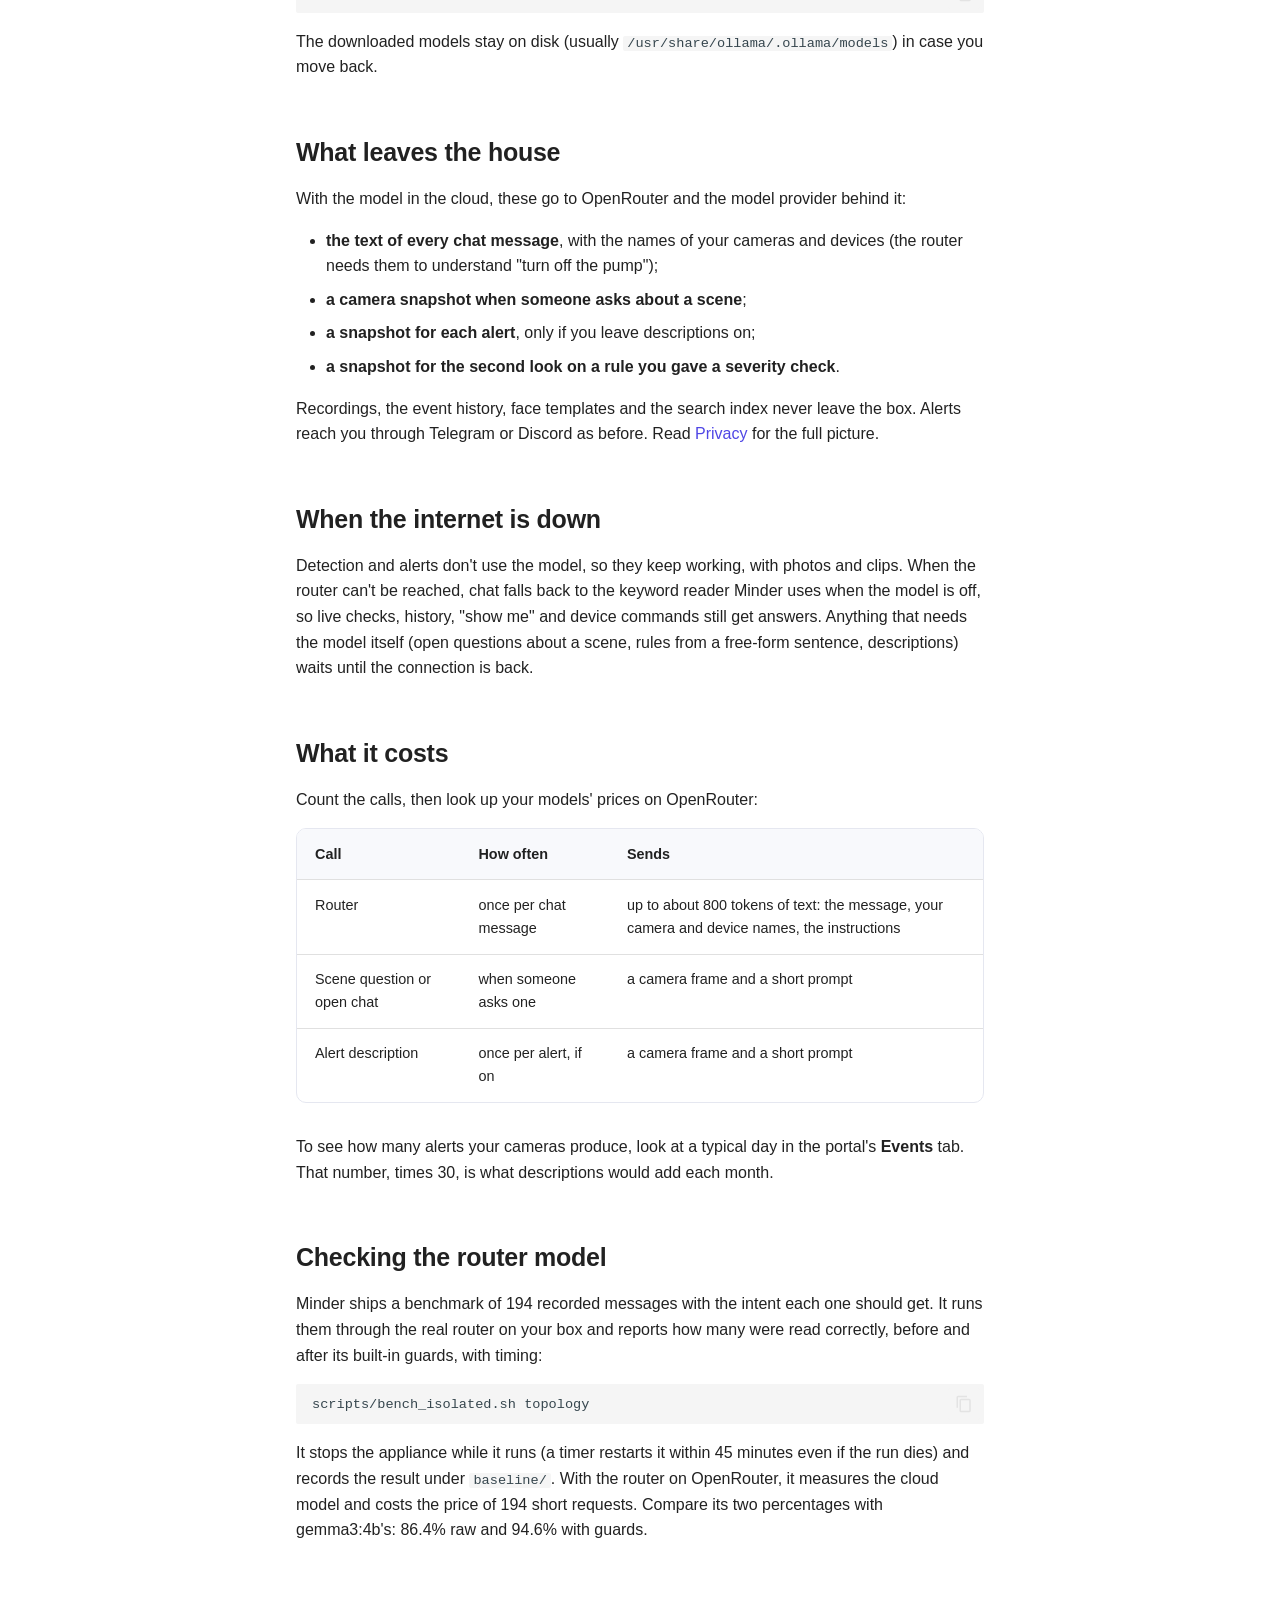
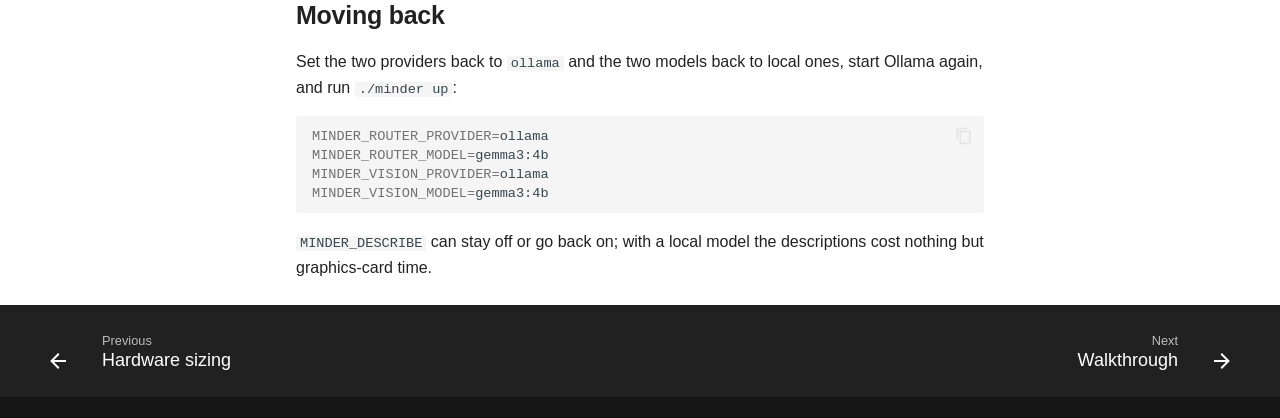
<file: cloud-model/index.html>
<!doctype html>
<html lang="en" class="no-js">
  <head>
    
      <meta charset="utf-8">
      <meta name="viewport" content="width=device-width,initial-scale=1">
      
        <meta name="description" content="A self-hosted home-security appliance. Watches, answers, acts, and tells you when it could not see.">
      
      
      
        <link rel="canonical" href="https://delivstat.github.io/minder-docs/cloud-model/">
      
      
        <link rel="prev" href="../hardware-sizing/">
      
      
        <link rel="next" href="../walkthrough/">
      
      
        
      
      
      <link rel="icon" href="../assets/logo.svg">
      <meta name="generator" content="mkdocs-1.6.1, mkdocs-material-9.8.0">
    
    
      
        <title>The language model in the cloud - Minder</title>
      
    
    
      <link rel="stylesheet" href="../assets/stylesheets/main.57a0d79d.min.css">
      
        
        <link rel="stylesheet" href="../assets/stylesheets/palette.fb2fffe2.min.css">
      
      


    
    
      
    
    
      
    
    
      <link rel="stylesheet" href="../stylesheets/extra.css">
    
    <script>__md_scope=new URL("..",location),__md_hash=e=>[...e].reduce(((e,_)=>(e<<5)-e+_.charCodeAt(0)),0),__md_get=(e,_=localStorage,t=__md_scope)=>JSON.parse(_.getItem(t.pathname+"."+e)),__md_set=(e,_,t=localStorage,a=__md_scope)=>{try{t.setItem(a.pathname+"."+e,JSON.stringify(_))}catch(e){}}</script>
    
      

    
    
  </head>
  
  
    
    
      
    
    
    
    
    <body dir="ltr" data-md-color-scheme="default" data-md-color-primary="custom" data-md-color-accent="custom">
  
    
    <input class="md-toggle" data-md-toggle="drawer" type="checkbox" id="__drawer" autocomplete="off">
    <input class="md-toggle" data-md-toggle="search" type="checkbox" id="__search" autocomplete="off">
    <label class="md-overlay" for="__drawer"></label>
    <div data-md-component="skip">
      
        
        <a href="#moving-the-language-model-to-the-cloud" class="md-skip">
          Skip to content
        </a>
      
    </div>
    <div data-md-component="announce">
      
    </div>
    
    
      

  

<header class="md-header md-header--shadow md-header--lifted" data-md-component="header">
  <nav class="md-header__inner md-grid" aria-label="Header">
    <a href=".." title="Minder" class="md-header__button md-logo" aria-label="Minder" data-md-component="logo">
      
  <img src="../assets/logo.svg" alt="logo">

    </a>
    <label class="md-header__button md-icon" for="__drawer">
      
      <svg xmlns="http://www.w3.org/2000/svg" viewBox="0 0 24 24"><path d="M3 6h18v2H3zm0 5h18v2H3zm0 5h18v2H3z"/></svg>
    </label>
    <div class="md-header__title" data-md-component="header-title">
      <div class="md-header__ellipsis">
        <div class="md-header__topic">
          <span class="md-ellipsis">
            Minder
          </span>
        </div>
        <div class="md-header__topic" data-md-component="header-topic">
          <span class="md-ellipsis">
            
              The language model in the cloud
            
          </span>
        </div>
      </div>
    </div>
    
      
        <form class="md-header__option" data-md-component="palette">
  
    
    
    
    <input class="md-option" data-md-color-media="(prefers-color-scheme: light)" data-md-color-scheme="default" data-md-color-primary="custom" data-md-color-accent="custom"  aria-label="Switch to dark mode"  type="radio" name="__palette" id="__palette_0">
    
      <label class="md-header__button md-icon" title="Switch to dark mode" for="__palette_1" hidden>
        <svg xmlns="http://www.w3.org/2000/svg" viewBox="0 0 24 24"><path d="m17.75 4.09-2.53 1.94.91 3.06-2.63-1.81-2.63 1.81.91-3.06-2.53-1.94L12.44 4l1.06-3 1.06 3zm3.5 6.91-1.64 1.25.59 1.98-1.7-1.17-1.7 1.17.59-1.98L15.75 11l2.06-.05L18.5 9l.69 1.95zm-2.28 4.95c.83-.08 1.72 1.1 1.19 1.85-.32.45-.66.87-1.08 1.27C15.17 23 8.84 23 4.94 19.07c-3.91-3.9-3.91-10.24 0-14.14.4-.4.82-.76 1.27-1.08.75-.53 1.93.36 1.85 1.19-.27 2.86.69 5.83 2.89 8.02a9.96 9.96 0 0 0 8.02 2.89m-1.64 2.02a12.08 12.08 0 0 1-7.8-3.47c-2.17-2.19-3.33-5-3.49-7.82-2.81 3.14-2.7 7.96.31 10.98 3.02 3.01 7.84 3.12 10.98.31"/></svg>
      </label>
    
  
    
    
    
    <input class="md-option" data-md-color-media="(prefers-color-scheme: dark)" data-md-color-scheme="slate" data-md-color-primary="custom" data-md-color-accent="custom"  aria-label="Switch to light mode"  type="radio" name="__palette" id="__palette_1">
    
      <label class="md-header__button md-icon" title="Switch to light mode" for="__palette_0" hidden>
        <svg xmlns="http://www.w3.org/2000/svg" viewBox="0 0 24 24"><path d="M12 7a5 5 0 0 1 5 5 5 5 0 0 1-5 5 5 5 0 0 1-5-5 5 5 0 0 1 5-5m0 2a3 3 0 0 0-3 3 3 3 0 0 0 3 3 3 3 0 0 0 3-3 3 3 0 0 0-3-3m0-7 2.39 3.42C13.65 5.15 12.84 5 12 5s-1.65.15-2.39.42zM3.34 7l4.16-.35A7.2 7.2 0 0 0 5.94 8.5c-.44.74-.69 1.5-.83 2.29zm.02 10 1.76-3.77a7.131 7.131 0 0 0 2.38 4.14zM20.65 7l-1.77 3.79a7.02 7.02 0 0 0-2.38-4.15zm-.01 10-4.14.36c.59-.51 1.12-1.14 1.54-1.86.42-.73.69-1.5.83-2.29zM12 22l-2.41-3.44c.74.27 1.55.44 2.41.44.82 0 1.63-.17 2.37-.44z"/></svg>
      </label>
    
  
</form>
      
    
    
      <script>var palette=__md_get("__palette");if(palette&&palette.color){if("(prefers-color-scheme)"===palette.color.media){var media=matchMedia("(prefers-color-scheme: light)"),input=document.querySelector(media.matches?"[data-md-color-media='(prefers-color-scheme: light)']":"[data-md-color-media='(prefers-color-scheme: dark)']");palette.color.media=input.getAttribute("data-md-color-media"),palette.color.scheme=input.getAttribute("data-md-color-scheme"),palette.color.primary=input.getAttribute("data-md-color-primary"),palette.color.accent=input.getAttribute("data-md-color-accent")}for(var[key,value]of Object.entries(palette.color))document.body.setAttribute("data-md-color-"+key,value)}</script>
    
    
    
      
      
        <label class="md-header__button md-icon" for="__search">
          
          <svg xmlns="http://www.w3.org/2000/svg" viewBox="0 0 24 24"><path d="M9.5 3A6.5 6.5 0 0 1 16 9.5c0 1.61-.59 3.09-1.56 4.23l.27.27h.79l5 5-1.5 1.5-5-5v-.79l-.27-.27A6.52 6.52 0 0 1 9.5 16 6.5 6.5 0 0 1 3 9.5 6.5 6.5 0 0 1 9.5 3m0 2C7 5 5 7 5 9.5S7 14 9.5 14 14 12 14 9.5 12 5 9.5 5"/></svg>
        </label>
        <div class="md-search" data-md-component="search" role="dialog">
  <label class="md-search__overlay" for="__search"></label>
  <div class="md-search__inner" role="search">
    <form class="md-search__form" name="search">
      <input type="text" class="md-search__input" name="query" aria-label="Search" placeholder="Search" autocapitalize="off" autocorrect="off" autocomplete="off" spellcheck="false" data-md-component="search-query" required>
      <label class="md-search__icon md-icon" for="__search">
        
        <svg xmlns="http://www.w3.org/2000/svg" viewBox="0 0 24 24"><path d="M9.5 3A6.5 6.5 0 0 1 16 9.5c0 1.61-.59 3.09-1.56 4.23l.27.27h.79l5 5-1.5 1.5-5-5v-.79l-.27-.27A6.52 6.52 0 0 1 9.5 16 6.5 6.5 0 0 1 3 9.5 6.5 6.5 0 0 1 9.5 3m0 2C7 5 5 7 5 9.5S7 14 9.5 14 14 12 14 9.5 12 5 9.5 5"/></svg>
        
        <svg xmlns="http://www.w3.org/2000/svg" viewBox="0 0 24 24"><path d="M20 11v2H8l5.5 5.5-1.42 1.42L4.16 12l7.92-7.92L13.5 5.5 8 11z"/></svg>
      </label>
      <nav class="md-search__options" aria-label="Search">
        
        <button type="reset" class="md-search__icon md-icon" title="Clear" aria-label="Clear" tabindex="-1">
          
          <svg xmlns="http://www.w3.org/2000/svg" viewBox="0 0 24 24"><path d="M19 6.41 17.59 5 12 10.59 6.41 5 5 6.41 10.59 12 5 17.59 6.41 19 12 13.41 17.59 19 19 17.59 13.41 12z"/></svg>
        </button>
      </nav>
      
        <div class="md-search__suggest" data-md-component="search-suggest"></div>
      
    </form>
    <div class="md-search__output">
      <div class="md-search__scrollwrap" tabindex="0" data-md-scrollfix>
        <div class="md-search-result" data-md-component="search-result">
          <div class="md-search-result__meta">
            Initializing search
          </div>
          <ol class="md-search-result__list" role="presentation"></ol>
        </div>
      </div>
    </div>
  </div>
</div>
      
    
    
      <div class="md-header__source">
        <a href="https://github.com/delivstat/minder-docs" title="Go to repository" class="md-source" data-md-component="source">
  <div class="md-source__icon md-icon">
    
    <svg xmlns="http://www.w3.org/2000/svg" viewBox="0 0 512 512"><!--! Font Awesome Free 7.1.0 by @fontawesome - https://fontawesome.com License - https://fontawesome.com/license/free (Icons: CC BY 4.0, Fonts: SIL OFL 1.1, Code: MIT License) Copyright 2025 Fonticons, Inc.--><path d="M173.9 397.4c0 2-2.3 3.6-5.2 3.6-3.3.3-5.6-1.3-5.6-3.6 0-2 2.3-3.6 5.2-3.6 3-.3 5.6 1.3 5.6 3.6m-31.1-4.5c-.7 2 1.3 4.3 4.3 4.9 2.6 1 5.6 0 6.2-2s-1.3-4.3-4.3-5.2c-2.6-.7-5.5.3-6.2 2.3m44.2-1.7c-2.9.7-4.9 2.6-4.6 4.9.3 2 2.9 3.3 5.9 2.6 2.9-.7 4.9-2.6 4.6-4.6-.3-1.9-3-3.2-5.9-2.9M252.8 8C114.1 8 8 113.3 8 252c0 110.9 69.8 205.8 169.5 239.2 12.8 2.3 17.3-5.6 17.3-12.1 0-6.2-.3-40.4-.3-61.4 0 0-70 15-84.7-29.8 0 0-11.4-29.1-27.8-36.6 0 0-22.9-15.7 1.6-15.4 0 0 24.9 2 38.6 25.8 21.9 38.6 58.6 27.5 72.9 20.9 2.3-16 8.8-27.1 16-33.7-55.9-6.2-112.3-14.3-112.3-110.5 0-27.5 7.6-41.3 23.6-58.9-2.6-6.5-11.1-33.3 2.6-67.9 20.9-6.5 69 27 69 27 20-5.6 41.5-8.5 62.8-8.5s42.8 2.9 62.8 8.5c0 0 48.1-33.6 69-27 13.7 34.7 5.2 61.4 2.6 67.9 16 17.7 25.8 31.5 25.8 58.9 0 96.5-58.9 104.2-114.8 110.5 9.2 7.9 17 22.9 17 46.4 0 33.7-.3 75.4-.3 83.6 0 6.5 4.6 14.4 17.3 12.1C436.2 457.8 504 362.9 504 252 504 113.3 391.5 8 252.8 8M105.2 352.9c-1.3 1-1 3.3.7 5.2 1.6 1.6 3.9 2.3 5.2 1 1.3-1 1-3.3-.7-5.2-1.6-1.6-3.9-2.3-5.2-1m-10.8-8.1c-.7 1.3.3 2.9 2.3 3.9 1.6 1 3.6.7 4.3-.7.7-1.3-.3-2.9-2.3-3.9-2-.6-3.6-.3-4.3.7m32.4 35.6c-1.6 1.3-1 4.3 1.3 6.2 2.3 2.3 5.2 2.6 6.5 1 1.3-1.3.7-4.3-1.3-6.2-2.2-2.3-5.2-2.6-6.5-1m-11.4-14.7c-1.6 1-1.6 3.6 0 5.9s4.3 3.3 5.6 2.3c1.6-1.3 1.6-3.9 0-6.2-1.4-2.3-4-3.3-5.6-2"/></svg>
  </div>
  <div class="md-source__repository">
    delivstat/minder-docs
  </div>
</a>
      </div>
    
  </nav>
  
    
      
<nav class="md-tabs" aria-label="Tabs" data-md-component="tabs">
  <div class="md-grid">
    <ul class="md-tabs__list">
      
        
  
  
  
  
    <li class="md-tabs__item">
      <a href=".." class="md-tabs__link">
        
  
  
    
  
  Home

      </a>
    </li>
  

      
        
  
  
  
    
  
  
    
    
      <li class="md-tabs__item md-tabs__item--active">
        <a href="../using-minder/" class="md-tabs__link">
          
  
  
    
  
  Get started

        </a>
      </li>
    
  

      
        
  
  
  
  
    
    
      <li class="md-tabs__item">
        <a href="../cloud-cameras/" class="md-tabs__link">
          
  
  
    
  
  Features

        </a>
      </li>
    
  

      
        
  
  
  
  
    
    
      <li class="md-tabs__item">
        <a href="../architecture/" class="md-tabs__link">
          
  
  
    
  
  How it works

        </a>
      </li>
    
  

      
        
  
  
  
  
    <li class="md-tabs__item">
      <a href="../privacy/" class="md-tabs__link">
        
  
  
    
  
  Privacy

      </a>
    </li>
  

      
    </ul>
  </div>
</nav>
    
  
</header>
    
    <div class="md-container" data-md-component="container">
      
      
        
      
      <main class="md-main" data-md-component="main">
        <div class="md-main__inner md-grid">
          
            
              
              <div class="md-sidebar md-sidebar--primary" data-md-component="sidebar" data-md-type="navigation" >
                <div class="md-sidebar__scrollwrap">
                  <div class="md-sidebar__inner">
                    


  


<nav class="md-nav md-nav--primary md-nav--lifted" aria-label="Navigation" data-md-level="0">
  <label class="md-nav__title" for="__drawer">
    <a href=".." title="Minder" class="md-nav__button md-logo" aria-label="Minder" data-md-component="logo">
      
  <img src="../assets/logo.svg" alt="logo">

    </a>
    Minder
  </label>
  
    <div class="md-nav__source">
      <a href="https://github.com/delivstat/minder-docs" title="Go to repository" class="md-source" data-md-component="source">
  <div class="md-source__icon md-icon">
    
    <svg xmlns="http://www.w3.org/2000/svg" viewBox="0 0 512 512"><!--! Font Awesome Free 7.1.0 by @fontawesome - https://fontawesome.com License - https://fontawesome.com/license/free (Icons: CC BY 4.0, Fonts: SIL OFL 1.1, Code: MIT License) Copyright 2025 Fonticons, Inc.--><path d="M173.9 397.4c0 2-2.3 3.6-5.2 3.6-3.3.3-5.6-1.3-5.6-3.6 0-2 2.3-3.6 5.2-3.6 3-.3 5.6 1.3 5.6 3.6m-31.1-4.5c-.7 2 1.3 4.3 4.3 4.9 2.6 1 5.6 0 6.2-2s-1.3-4.3-4.3-5.2c-2.6-.7-5.5.3-6.2 2.3m44.2-1.7c-2.9.7-4.9 2.6-4.6 4.9.3 2 2.9 3.3 5.9 2.6 2.9-.7 4.9-2.6 4.6-4.6-.3-1.9-3-3.2-5.9-2.9M252.8 8C114.1 8 8 113.3 8 252c0 110.9 69.8 205.8 169.5 239.2 12.8 2.3 17.3-5.6 17.3-12.1 0-6.2-.3-40.4-.3-61.4 0 0-70 15-84.7-29.8 0 0-11.4-29.1-27.8-36.6 0 0-22.9-15.7 1.6-15.4 0 0 24.9 2 38.6 25.8 21.9 38.6 58.6 27.5 72.9 20.9 2.3-16 8.8-27.1 16-33.7-55.9-6.2-112.3-14.3-112.3-110.5 0-27.5 7.6-41.3 23.6-58.9-2.6-6.5-11.1-33.3 2.6-67.9 20.9-6.5 69 27 69 27 20-5.6 41.5-8.5 62.8-8.5s42.8 2.9 62.8 8.5c0 0 48.1-33.6 69-27 13.7 34.7 5.2 61.4 2.6 67.9 16 17.7 25.8 31.5 25.8 58.9 0 96.5-58.9 104.2-114.8 110.5 9.2 7.9 17 22.9 17 46.4 0 33.7-.3 75.4-.3 83.6 0 6.5 4.6 14.4 17.3 12.1C436.2 457.8 504 362.9 504 252 504 113.3 391.5 8 252.8 8M105.2 352.9c-1.3 1-1 3.3.7 5.2 1.6 1.6 3.9 2.3 5.2 1 1.3-1 1-3.3-.7-5.2-1.6-1.6-3.9-2.3-5.2-1m-10.8-8.1c-.7 1.3.3 2.9 2.3 3.9 1.6 1 3.6.7 4.3-.7.7-1.3-.3-2.9-2.3-3.9-2-.6-3.6-.3-4.3.7m32.4 35.6c-1.6 1.3-1 4.3 1.3 6.2 2.3 2.3 5.2 2.6 6.5 1 1.3-1.3.7-4.3-1.3-6.2-2.2-2.3-5.2-2.6-6.5-1m-11.4-14.7c-1.6 1-1.6 3.6 0 5.9s4.3 3.3 5.6 2.3c1.6-1.3 1.6-3.9 0-6.2-1.4-2.3-4-3.3-5.6-2"/></svg>
  </div>
  <div class="md-source__repository">
    delivstat/minder-docs
  </div>
</a>
    </div>
  
  <ul class="md-nav__list" data-md-scrollfix>
    
      
      
  
  
  
  
    <li class="md-nav__item">
      <a href=".." class="md-nav__link">
        
  
  
  <span class="md-ellipsis">
    
  
    Home
  

    
  </span>
  
  

      </a>
    </li>
  

    
      
      
  
  
    
  
  
  
    
    
      
        
      
        
      
        
      
        
      
    
    
    
      
        
        
      
      
    
    
    <li class="md-nav__item md-nav__item--active md-nav__item--section md-nav__item--nested">
      
        
        
        <input class="md-nav__toggle md-toggle " type="checkbox" id="__nav_2" checked>
        
          
          <label class="md-nav__link" for="__nav_2" id="__nav_2_label" tabindex="">
            
  
  
  <span class="md-ellipsis">
    
  
    Get started
  

    
  </span>
  
  

            <span class="md-nav__icon md-icon"></span>
          </label>
        
        <nav class="md-nav" data-md-level="1" aria-labelledby="__nav_2_label" aria-expanded="true">
          <label class="md-nav__title" for="__nav_2">
            <span class="md-nav__icon md-icon"></span>
            
  
    Get started
  

          </label>
          <ul class="md-nav__list" data-md-scrollfix>
            
              
                
  
  
  
  
    <li class="md-nav__item">
      <a href="../using-minder/" class="md-nav__link">
        
  
  
  <span class="md-ellipsis">
    
  
    Using Minder
  

    
  </span>
  
  

      </a>
    </li>
  

              
            
              
                
  
  
  
  
    <li class="md-nav__item">
      <a href="../hardware-sizing/" class="md-nav__link">
        
  
  
  <span class="md-ellipsis">
    
  
    Hardware sizing
  

    
  </span>
  
  

      </a>
    </li>
  

              
            
              
                
  
  
    
  
  
  
    <li class="md-nav__item md-nav__item--active">
      
      <input class="md-nav__toggle md-toggle" type="checkbox" id="__toc">
      
      
        
      
      
        <label class="md-nav__link md-nav__link--active" for="__toc">
          
  
  
  <span class="md-ellipsis">
    
  
    The language model in the cloud
  

    
  </span>
  
  

          <span class="md-nav__icon md-icon"></span>
        </label>
      
      <a href="./" class="md-nav__link md-nav__link--active">
        
  
  
  <span class="md-ellipsis">
    
  
    The language model in the cloud
  

    
  </span>
  
  

      </a>
      
        

<nav class="md-nav md-nav--secondary" aria-label="Table of contents">
  
  
  
    
  
  
    <label class="md-nav__title" for="__toc">
      <span class="md-nav__icon md-icon"></span>
      Table of contents
    </label>
    <ul class="md-nav__list" data-md-component="toc" data-md-scrollfix>
      
        <li class="md-nav__item">
  <a href="#before-you-start-turn-alert-descriptions-off" class="md-nav__link">
    <span class="md-ellipsis">
      
        Before you start: turn alert descriptions off
      
    </span>
  </a>
  
</li>
      
        <li class="md-nav__item">
  <a href="#what-you-need" class="md-nav__link">
    <span class="md-ellipsis">
      
        What you need
      
    </span>
  </a>
  
</li>
      
        <li class="md-nav__item">
  <a href="#step-1-edit-env" class="md-nav__link">
    <span class="md-ellipsis">
      
        Step 1: edit .env
      
    </span>
  </a>
  
</li>
      
        <li class="md-nav__item">
  <a href="#step-2-restart" class="md-nav__link">
    <span class="md-ellipsis">
      
        Step 2: restart
      
    </span>
  </a>
  
</li>
      
        <li class="md-nav__item">
  <a href="#step-3-check-the-health-page" class="md-nav__link">
    <span class="md-ellipsis">
      
        Step 3: check the health page
      
    </span>
  </a>
  
</li>
      
        <li class="md-nav__item">
  <a href="#step-4-try-it" class="md-nav__link">
    <span class="md-ellipsis">
      
        Step 4: try it
      
    </span>
  </a>
  
</li>
      
        <li class="md-nav__item">
  <a href="#step-5-optional-retire-ollama" class="md-nav__link">
    <span class="md-ellipsis">
      
        Step 5 (optional): retire Ollama
      
    </span>
  </a>
  
</li>
      
        <li class="md-nav__item">
  <a href="#what-leaves-the-house" class="md-nav__link">
    <span class="md-ellipsis">
      
        What leaves the house
      
    </span>
  </a>
  
</li>
      
        <li class="md-nav__item">
  <a href="#when-the-internet-is-down" class="md-nav__link">
    <span class="md-ellipsis">
      
        When the internet is down
      
    </span>
  </a>
  
</li>
      
        <li class="md-nav__item">
  <a href="#what-it-costs" class="md-nav__link">
    <span class="md-ellipsis">
      
        What it costs
      
    </span>
  </a>
  
</li>
      
        <li class="md-nav__item">
  <a href="#checking-the-router-model" class="md-nav__link">
    <span class="md-ellipsis">
      
        Checking the router model
      
    </span>
  </a>
  
</li>
      
        <li class="md-nav__item">
  <a href="#moving-back" class="md-nav__link">
    <span class="md-ellipsis">
      
        Moving back
      
    </span>
  </a>
  
</li>
      
    </ul>
  
</nav>
      
    </li>
  

              
            
              
                
  
  
  
  
    <li class="md-nav__item">
      <a href="../walkthrough/" class="md-nav__link">
        
  
  
  <span class="md-ellipsis">
    
  
    Walkthrough
  

    
  </span>
  
  

      </a>
    </li>
  

              
            
          </ul>
        </nav>
      
    </li>
  

    
      
      
  
  
  
  
    
    
      
        
      
        
      
        
      
    
    
    
      
      
    
    
    <li class="md-nav__item md-nav__item--nested">
      
        
        
        <input class="md-nav__toggle md-toggle " type="checkbox" id="__nav_3" >
        
          
          <label class="md-nav__link" for="__nav_3" id="__nav_3_label" tabindex="0">
            
  
  
  <span class="md-ellipsis">
    
  
    Features
  

    
  </span>
  
  

            <span class="md-nav__icon md-icon"></span>
          </label>
        
        <nav class="md-nav" data-md-level="1" aria-labelledby="__nav_3_label" aria-expanded="false">
          <label class="md-nav__title" for="__nav_3">
            <span class="md-nav__icon md-icon"></span>
            
  
    Features
  

          </label>
          <ul class="md-nav__list" data-md-scrollfix>
            
              
                
  
  
  
  
    <li class="md-nav__item">
      <a href="../cloud-cameras/" class="md-nav__link">
        
  
  
  <span class="md-ellipsis">
    
  
    Cloud cameras (Qubo and others)
  

    
  </span>
  
  

      </a>
    </li>
  

              
            
              
                
  
  
  
  
    <li class="md-nav__item">
      <a href="../search/" class="md-nav__link">
        
  
  
  <span class="md-ellipsis">
    
  
    Searching what the cameras saw
  

    
  </span>
  
  

      </a>
    </li>
  

              
            
              
                
  
  
  
  
    <li class="md-nav__item">
      <a href="../face-recognition/" class="md-nav__link">
        
  
  
  <span class="md-ellipsis">
    
  
    Faces: detection and recognition
  

    
  </span>
  
  

      </a>
    </li>
  

              
            
          </ul>
        </nav>
      
    </li>
  

    
      
      
  
  
  
  
    
    
      
        
      
        
      
    
    
    
      
      
    
    
    <li class="md-nav__item md-nav__item--nested">
      
        
        
        <input class="md-nav__toggle md-toggle " type="checkbox" id="__nav_4" >
        
          
          <label class="md-nav__link" for="__nav_4" id="__nav_4_label" tabindex="0">
            
  
  
  <span class="md-ellipsis">
    
  
    How it works
  

    
  </span>
  
  

            <span class="md-nav__icon md-icon"></span>
          </label>
        
        <nav class="md-nav" data-md-level="1" aria-labelledby="__nav_4_label" aria-expanded="false">
          <label class="md-nav__title" for="__nav_4">
            <span class="md-nav__icon md-icon"></span>
            
  
    How it works
  

          </label>
          <ul class="md-nav__list" data-md-scrollfix>
            
              
                
  
  
  
  
    <li class="md-nav__item">
      <a href="../architecture/" class="md-nav__link">
        
  
  
  <span class="md-ellipsis">
    
  
    Architecture
  

    
  </span>
  
  

      </a>
    </li>
  

              
            
              
                
  
  
  
  
    <li class="md-nav__item">
      <a href="../detector-tuning/" class="md-nav__link">
        
  
  
  <span class="md-ellipsis">
    
  
    Detector tuning
  

    
  </span>
  
  

      </a>
    </li>
  

              
            
          </ul>
        </nav>
      
    </li>
  

    
      
      
  
  
  
  
    <li class="md-nav__item">
      <a href="../privacy/" class="md-nav__link">
        
  
  
  <span class="md-ellipsis">
    
  
    Privacy
  

    
  </span>
  
  

      </a>
    </li>
  

    
  </ul>
</nav>
                  </div>
                </div>
              </div>
            
            
              
              <div class="md-sidebar md-sidebar--secondary" data-md-component="sidebar" data-md-type="toc" >
                <div class="md-sidebar__scrollwrap">
                  <div class="md-sidebar__inner">
                    

<nav class="md-nav md-nav--secondary" aria-label="Table of contents">
  
  
  
    
  
  
    <label class="md-nav__title" for="__toc">
      <span class="md-nav__icon md-icon"></span>
      Table of contents
    </label>
    <ul class="md-nav__list" data-md-component="toc" data-md-scrollfix>
      
        <li class="md-nav__item">
  <a href="#before-you-start-turn-alert-descriptions-off" class="md-nav__link">
    <span class="md-ellipsis">
      
        Before you start: turn alert descriptions off
      
    </span>
  </a>
  
</li>
      
        <li class="md-nav__item">
  <a href="#what-you-need" class="md-nav__link">
    <span class="md-ellipsis">
      
        What you need
      
    </span>
  </a>
  
</li>
      
        <li class="md-nav__item">
  <a href="#step-1-edit-env" class="md-nav__link">
    <span class="md-ellipsis">
      
        Step 1: edit .env
      
    </span>
  </a>
  
</li>
      
        <li class="md-nav__item">
  <a href="#step-2-restart" class="md-nav__link">
    <span class="md-ellipsis">
      
        Step 2: restart
      
    </span>
  </a>
  
</li>
      
        <li class="md-nav__item">
  <a href="#step-3-check-the-health-page" class="md-nav__link">
    <span class="md-ellipsis">
      
        Step 3: check the health page
      
    </span>
  </a>
  
</li>
      
        <li class="md-nav__item">
  <a href="#step-4-try-it" class="md-nav__link">
    <span class="md-ellipsis">
      
        Step 4: try it
      
    </span>
  </a>
  
</li>
      
        <li class="md-nav__item">
  <a href="#step-5-optional-retire-ollama" class="md-nav__link">
    <span class="md-ellipsis">
      
        Step 5 (optional): retire Ollama
      
    </span>
  </a>
  
</li>
      
        <li class="md-nav__item">
  <a href="#what-leaves-the-house" class="md-nav__link">
    <span class="md-ellipsis">
      
        What leaves the house
      
    </span>
  </a>
  
</li>
      
        <li class="md-nav__item">
  <a href="#when-the-internet-is-down" class="md-nav__link">
    <span class="md-ellipsis">
      
        When the internet is down
      
    </span>
  </a>
  
</li>
      
        <li class="md-nav__item">
  <a href="#what-it-costs" class="md-nav__link">
    <span class="md-ellipsis">
      
        What it costs
      
    </span>
  </a>
  
</li>
      
        <li class="md-nav__item">
  <a href="#checking-the-router-model" class="md-nav__link">
    <span class="md-ellipsis">
      
        Checking the router model
      
    </span>
  </a>
  
</li>
      
        <li class="md-nav__item">
  <a href="#moving-back" class="md-nav__link">
    <span class="md-ellipsis">
      
        Moving back
      
    </span>
  </a>
  
</li>
      
    </ul>
  
</nav>
                  </div>
                </div>
              </div>
            
          
          
            <div class="md-content" data-md-component="content">
              
              <article class="md-content__inner md-typeset">
                
                  


  
  


<h1 id="moving-the-language-model-to-the-cloud">Moving the language model to the cloud<a class="headerlink" href="#moving-the-language-model-to-the-cloud" title="Permanent link">&para;</a></h1>
<p>Minder's language model can run on a cloud provider instead of on the appliance. The box then
needs no graphics card and no Ollama. Detection, alerts, recordings, faces and search stay on the
box exactly as before. What moves is the part that reads language: chat, rules written as a
sentence, history questions, and descriptions of what a camera sees.</p>
<p>This guide moves an existing installation from the local model (Ollama) to OpenRouter, the cloud
provider built into Minder's runtime. It takes about ten minutes, and it can be reversed by putting
four lines back.</p>
<h2 id="before-you-start-turn-alert-descriptions-off">Before you start: turn alert descriptions off<a class="headerlink" href="#before-you-start-turn-alert-descriptions-off" title="Permanent link">&para;</a></h2>
<p><strong>We recommend <code>MINDER_DESCRIBE=off</code> on any box whose model is in the cloud.</strong> The description
written for each alert (the sentence "a person in a red jacket at the gate, carrying a parcel") is
the model call Minder makes most often, by far:</p>
<ul>
<li><strong>Volume.</strong> It runs once per alert, so it follows how busy your cameras are, not how much anyone
  uses Minder. On the reference installation, eight cameras produce about 80 person alerts a day:
  around 2,400 descriptions a month. Chat, by comparison, is a handful of messages a day.</li>
<li><strong>Every description sends a picture.</strong> Each one uploads the alert's camera frame to the provider.
  With descriptions off, a frame leaves the house only when someone asks a question about a camera.</li>
<li><strong>Nothing important is lost.</strong> The alert still arrives at once, with the photo, every detected
  object boxed, and the clip. Only the follow-up sentence is dropped.</li>
</ul>
<p>With descriptions off, the monthly bill follows what people ask, which is what a subscription
should pay for.</p>
<h2 id="what-you-need">What you need<a class="headerlink" href="#what-you-need" title="Permanent link">&para;</a></h2>
<ul>
<li><strong>An OpenRouter account and API key</strong> (<a href="https://openrouter.ai">openrouter.ai</a>), with credit or a
  plan.</li>
<li><strong>Two model names from OpenRouter's catalogue:</strong></li>
<li>a <strong>router model</strong>, which reads each message into a structured plan. It must support
    <strong>structured outputs</strong> (JSON schema); OpenRouter's model page lists the parameters each model
    supports.</li>
<li>a <strong>vision model</strong> that accepts images, for scene questions, general chat and (if you keep
    them) descriptions. <code>google/gemini-2.5-flash</code> is the model Minder already uses for its optional
    cloud features, and it describes scenes well.</li>
</ul>
<p>Choose the router model with care. How well it reads requests decides how well Minder
  understands you. The local default, gemma3:4b, reads 94.6% of Minder's 194 recorded test
  messages correctly, and a cloud model should be measured on the same messages before you rely on
  it (see <a href="#checking-the-router-model">Checking the router model</a>).</p>
<h2 id="step-1-edit-env">Step 1: edit <code>.env</code><a class="headerlink" href="#step-1-edit-env" title="Permanent link">&para;</a></h2>
<p>In the Minder directory (<code>~/minder</code>), set these lines in <code>.env</code>. Add any that are missing:</p>
<div class="highlight"><pre><span></span><code><span class="nv">MINDER_LLM</span><span class="o">=</span>on
<span class="nv">OPENROUTER_API_KEY</span><span class="o">=</span>sk-or-...

<span class="c1"># The router: reads each message into a plan.</span>
<span class="nv">MINDER_ROUTER_PROVIDER</span><span class="o">=</span>openrouter
<span class="nv">MINDER_ROUTER_MODEL</span><span class="o">=</span>&lt;router<span class="w"> </span>model<span class="w"> </span>id&gt;

<span class="c1"># The vision profile: chat, scene questions, descriptions, and the local tier of a rule's check.</span>
<span class="nv">MINDER_VISION_PROVIDER</span><span class="o">=</span>openrouter
<span class="nv">MINDER_VISION_MODEL</span><span class="o">=</span>&lt;vision<span class="w"> </span>model<span class="w"> </span>id,<span class="w"> </span>e.g.<span class="w"> </span>google/gemini-2.5-flash&gt;

<span class="c1"># Recommended: no description per alert (see above).</span>
<span class="nv">MINDER_DESCRIBE</span><span class="o">=</span>off
</code></pre></div>
<p>Leave <code>MINDER_QUERY_PROVIDER</code> as it is. With the vision profile in the cloud, scene questions go to
the cloud either way.</p>
<p>If your <code>.env</code> still has <code>MINDER_DESCRIBE_PROVIDER</code> or <code>MINDER_QUERY_MODEL</code>, delete them. They
chose nothing (descriptions follow <code>MINDER_VISION_PROVIDER</code>), and current versions ignore them.</p>
<h2 id="step-2-restart">Step 2: restart<a class="headerlink" href="#step-2-restart" title="Permanent link">&para;</a></h2>
<div class="highlight"><pre><span></span><code>./minder<span class="w"> </span>up
</code></pre></div>
<p>It rebuilds if needed, restarts Minder and waits until it answers.</p>
<h2 id="step-3-check-the-health-page">Step 3: check the health page<a class="headerlink" href="#step-3-check-the-health-page" title="Permanent link">&para;</a></h2>
<p>Open the portal's <strong>Settings</strong> tab and find <strong>Health &amp; Recovery</strong>. Three rows tell you the move
worked. A row that is <code>ok</code> shows its detail when you hover over the state:</p>
<table>
<thead>
<tr>
<th>Row</th>
<th>State</th>
<th>Detail</th>
</tr>
</thead>
<tbody>
<tr>
<td>Ollama (LLM/VLM)</td>
<td>ok</td>
<td>not used (no model profile names ollama)</td>
</tr>
<tr>
<td>Alert descriptions</td>
<td>off</td>
<td>off (MINDER_DESCRIBE=off): alerts carry the photo and clip</td>
</tr>
<tr>
<td>Frigate detector</td>
<td>ok</td>
<td>on a box with an NVIDIA card: on the GPU (the language model runs on a cloud provider)</td>
</tr>
</tbody>
</table>
<p>The last one is a bonus. Nothing on the box needs the graphics card for the model any more, so
Frigate's detector gets it: faster detection, and no skipped frames in rain or wind.</p>
<h2 id="step-4-try-it">Step 4: try it<a class="headerlink" href="#step-4-try-it" title="Permanent link">&para;</a></h2>
<p>In the portal's <strong>Chat</strong> tab, or on Telegram or Discord:</p>
<ul>
<li>"is anyone at the front door?" (a live check, answered from the camera);</li>
<li>"who came by today?" (history);</li>
<li>"what's happening on the porch?" (a scene question: this one sends the frame to the cloud);</li>
<li>"alert me when someone is at the gate after 10pm" (a rule from a sentence).</li>
</ul>
<p>Each should answer as it did with the local model. If a message gets a wrong kind of answer (a
history list when you asked for a live check, say), the router model is misreading it; see below.</p>
<h2 id="step-5-optional-retire-ollama">Step 5 (optional): retire Ollama<a class="headerlink" href="#step-5-optional-retire-ollama" title="Permanent link">&para;</a></h2>
<p>Minder no longer calls Ollama. To free its memory and the graphics card for good, stop it on the
host:</p>
<div class="highlight"><pre><span></span><code>sudo<span class="w"> </span>systemctl<span class="w"> </span>disable<span class="w"> </span>--now<span class="w"> </span>ollama
</code></pre></div>
<p>The downloaded models stay on disk (usually <code>/usr/share/ollama/.ollama/models</code>) in case you move
back.</p>
<h2 id="what-leaves-the-house">What leaves the house<a class="headerlink" href="#what-leaves-the-house" title="Permanent link">&para;</a></h2>
<p>With the model in the cloud, these go to OpenRouter and the model provider behind it:</p>
<ul>
<li><strong>the text of every chat message</strong>, with the names of your cameras and devices (the router needs
  them to understand "turn off the pump");</li>
<li><strong>a camera snapshot when someone asks about a scene</strong>;</li>
<li><strong>a snapshot for each alert</strong>, only if you leave descriptions on;</li>
<li><strong>a snapshot for the second look on a rule you gave a severity check</strong>.</li>
</ul>
<p>Recordings, the event history, face templates and the search index never leave the box. Alerts reach
you through Telegram or Discord as before. Read <a href="../privacy/">Privacy</a> for the full picture.</p>
<h2 id="when-the-internet-is-down">When the internet is down<a class="headerlink" href="#when-the-internet-is-down" title="Permanent link">&para;</a></h2>
<p>Detection and alerts don't use the model, so they keep working, with photos and clips. When the
router can't be reached, chat falls back to the keyword reader Minder uses when the model is off, so
live checks, history, "show me" and device commands still get answers. Anything that needs the model
itself (open questions about a scene, rules from a free-form sentence, descriptions) waits until the
connection is back.</p>
<h2 id="what-it-costs">What it costs<a class="headerlink" href="#what-it-costs" title="Permanent link">&para;</a></h2>
<p>Count the calls, then look up your models' prices on OpenRouter:</p>
<table>
<thead>
<tr>
<th>Call</th>
<th>How often</th>
<th>Sends</th>
</tr>
</thead>
<tbody>
<tr>
<td>Router</td>
<td>once per chat message</td>
<td>up to about 800 tokens of text: the message, your camera and device names, the instructions</td>
</tr>
<tr>
<td>Scene question or open chat</td>
<td>when someone asks one</td>
<td>a camera frame and a short prompt</td>
</tr>
<tr>
<td>Alert description</td>
<td>once per alert, if on</td>
<td>a camera frame and a short prompt</td>
</tr>
</tbody>
</table>
<p>To see how many alerts your cameras produce, look at a typical day in the portal's <strong>Events</strong> tab.
That number, times 30, is what descriptions would add each month.</p>
<h2 id="checking-the-router-model">Checking the router model<a class="headerlink" href="#checking-the-router-model" title="Permanent link">&para;</a></h2>
<p>Minder ships a benchmark of 194 recorded messages with the intent each one should get. It runs them
through the real router on your box and reports how many were read correctly, before and after its
built-in guards, with timing:</p>
<div class="highlight"><pre><span></span><code>scripts/bench_isolated.sh<span class="w"> </span>topology
</code></pre></div>
<p>It stops the appliance while it runs (a timer restarts it within 45 minutes even if the run dies)
and records the result under <code>baseline/</code>. With the router on OpenRouter, it measures the cloud model
and costs the price of 194 short requests. Compare its two percentages with gemma3:4b's: 86.4% raw
and 94.6% with guards.</p>
<h2 id="moving-back">Moving back<a class="headerlink" href="#moving-back" title="Permanent link">&para;</a></h2>
<p>Set the two providers back to <code>ollama</code> and the two models back to local ones, start Ollama again,
and run <code>./minder up</code>:</p>
<div class="highlight"><pre><span></span><code><span class="nv">MINDER_ROUTER_PROVIDER</span><span class="o">=</span>ollama
<span class="nv">MINDER_ROUTER_MODEL</span><span class="o">=</span>gemma3:4b
<span class="nv">MINDER_VISION_PROVIDER</span><span class="o">=</span>ollama
<span class="nv">MINDER_VISION_MODEL</span><span class="o">=</span>gemma3:4b
</code></pre></div>
<p><code>MINDER_DESCRIBE</code> can stay off or go back on; with a local model the descriptions cost nothing but
graphics-card time.</p>












                
              </article>
            </div>
          
          
<script>var target=document.getElementById(location.hash.slice(1));target&&target.name&&(target.checked=target.name.startsWith("__tabbed_"))</script>
        </div>
        
          <button type="button" class="md-top md-icon" data-md-component="top" hidden>
  
  <svg xmlns="http://www.w3.org/2000/svg" viewBox="0 0 24 24"><path d="M13 20h-2V8l-5.5 5.5-1.42-1.42L12 4.16l7.92 7.92-1.42 1.42L13 8z"/></svg>
  Back to top
</button>
        
      </main>
      
        <footer class="md-footer">
  
    
      
      <nav class="md-footer__inner md-grid" aria-label="Footer" >
        
          
          <a href="../hardware-sizing/" class="md-footer__link md-footer__link--prev" aria-label="Previous: Hardware sizing">
            <div class="md-footer__button md-icon">
              
              <svg xmlns="http://www.w3.org/2000/svg" viewBox="0 0 24 24"><path d="M20 11v2H8l5.5 5.5-1.42 1.42L4.16 12l7.92-7.92L13.5 5.5 8 11z"/></svg>
            </div>
            <div class="md-footer__title">
              <span class="md-footer__direction">
                Previous
              </span>
              <div class="md-ellipsis">
                Hardware sizing
              </div>
            </div>
          </a>
        
        
          
          <a href="../walkthrough/" class="md-footer__link md-footer__link--next" aria-label="Next: Walkthrough">
            <div class="md-footer__title">
              <span class="md-footer__direction">
                Next
              </span>
              <div class="md-ellipsis">
                Walkthrough
              </div>
            </div>
            <div class="md-footer__button md-icon">
              
              <svg xmlns="http://www.w3.org/2000/svg" viewBox="0 0 24 24"><path d="M4 11v2h12l-5.5 5.5 1.42 1.42L19.84 12l-7.92-7.92L10.5 5.5 16 11z"/></svg>
            </div>
          </a>
        
      </nav>
    
  
  <div class="md-footer-meta md-typeset">
    <div class="md-footer-meta__inner md-grid">
      <div class="md-copyright">
  
  
</div>
      
    </div>
  </div>
</footer>
      
    </div>
    <div class="md-dialog" data-md-component="dialog">
      <div class="md-dialog__inner md-typeset"></div>
    </div>
    
    
    
      
      
      <script id="__config" type="application/json">{"annotate": null, "base": "..", "features": ["navigation.tabs", "navigation.tabs.sticky", "navigation.instant", "navigation.top", "navigation.footer", "navigation.indexes", "toc.follow", "search.suggest", "search.highlight", "content.code.copy"], "search": "../assets/javascripts/workers/search.a7633da7.min.js", "tags": null, "translations": {"clipboard.copied": "Copied to clipboard", "clipboard.copy": "Copy to clipboard", "search.result.more.one": "1 more on this page", "search.result.more.other": "# more on this page", "search.result.none": "No matching documents", "search.result.one": "1 matching document", "search.result.other": "# matching documents", "search.result.placeholder": "Type to start searching", "search.result.term.missing": "Missing", "select.version": "Select version"}, "version": null}</script>
    
    
      <script src="../assets/javascripts/bundle.c21346df.min.js"></script>
      
    
  </body>
</html>
</file>
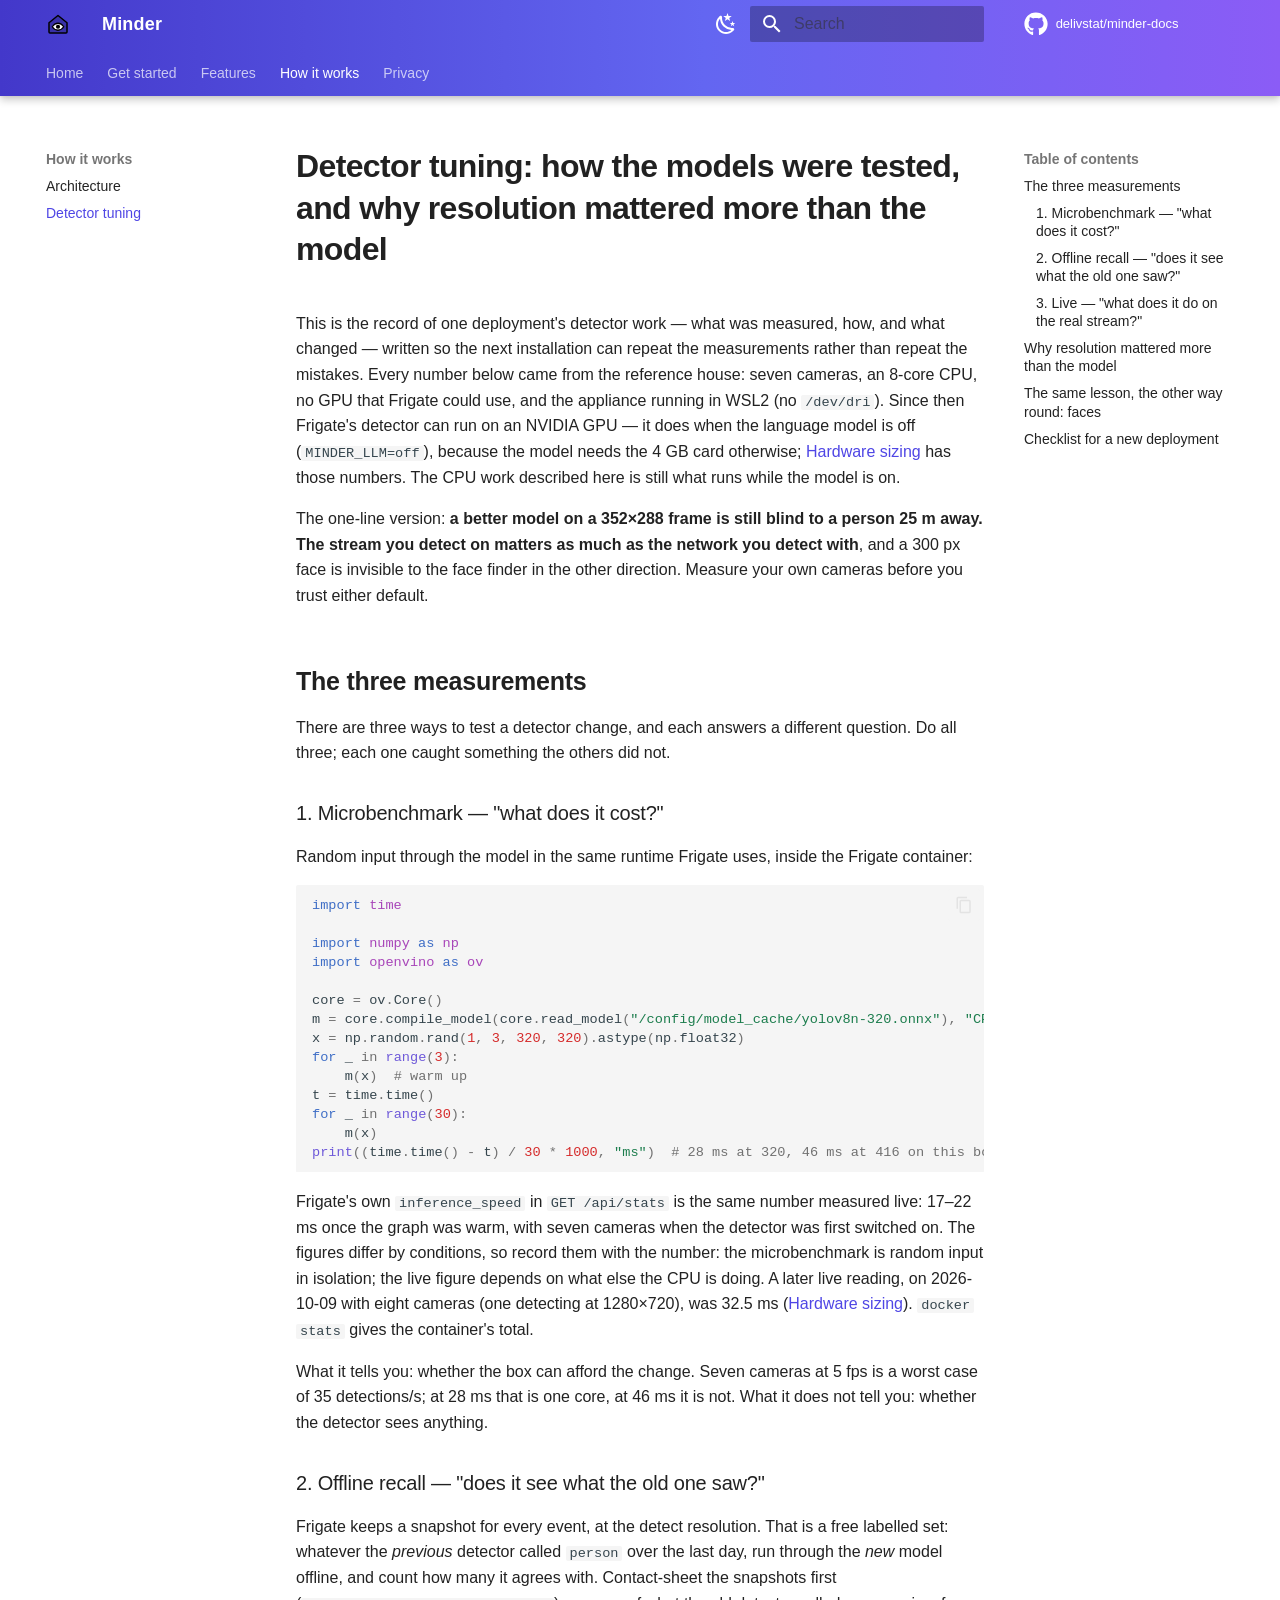
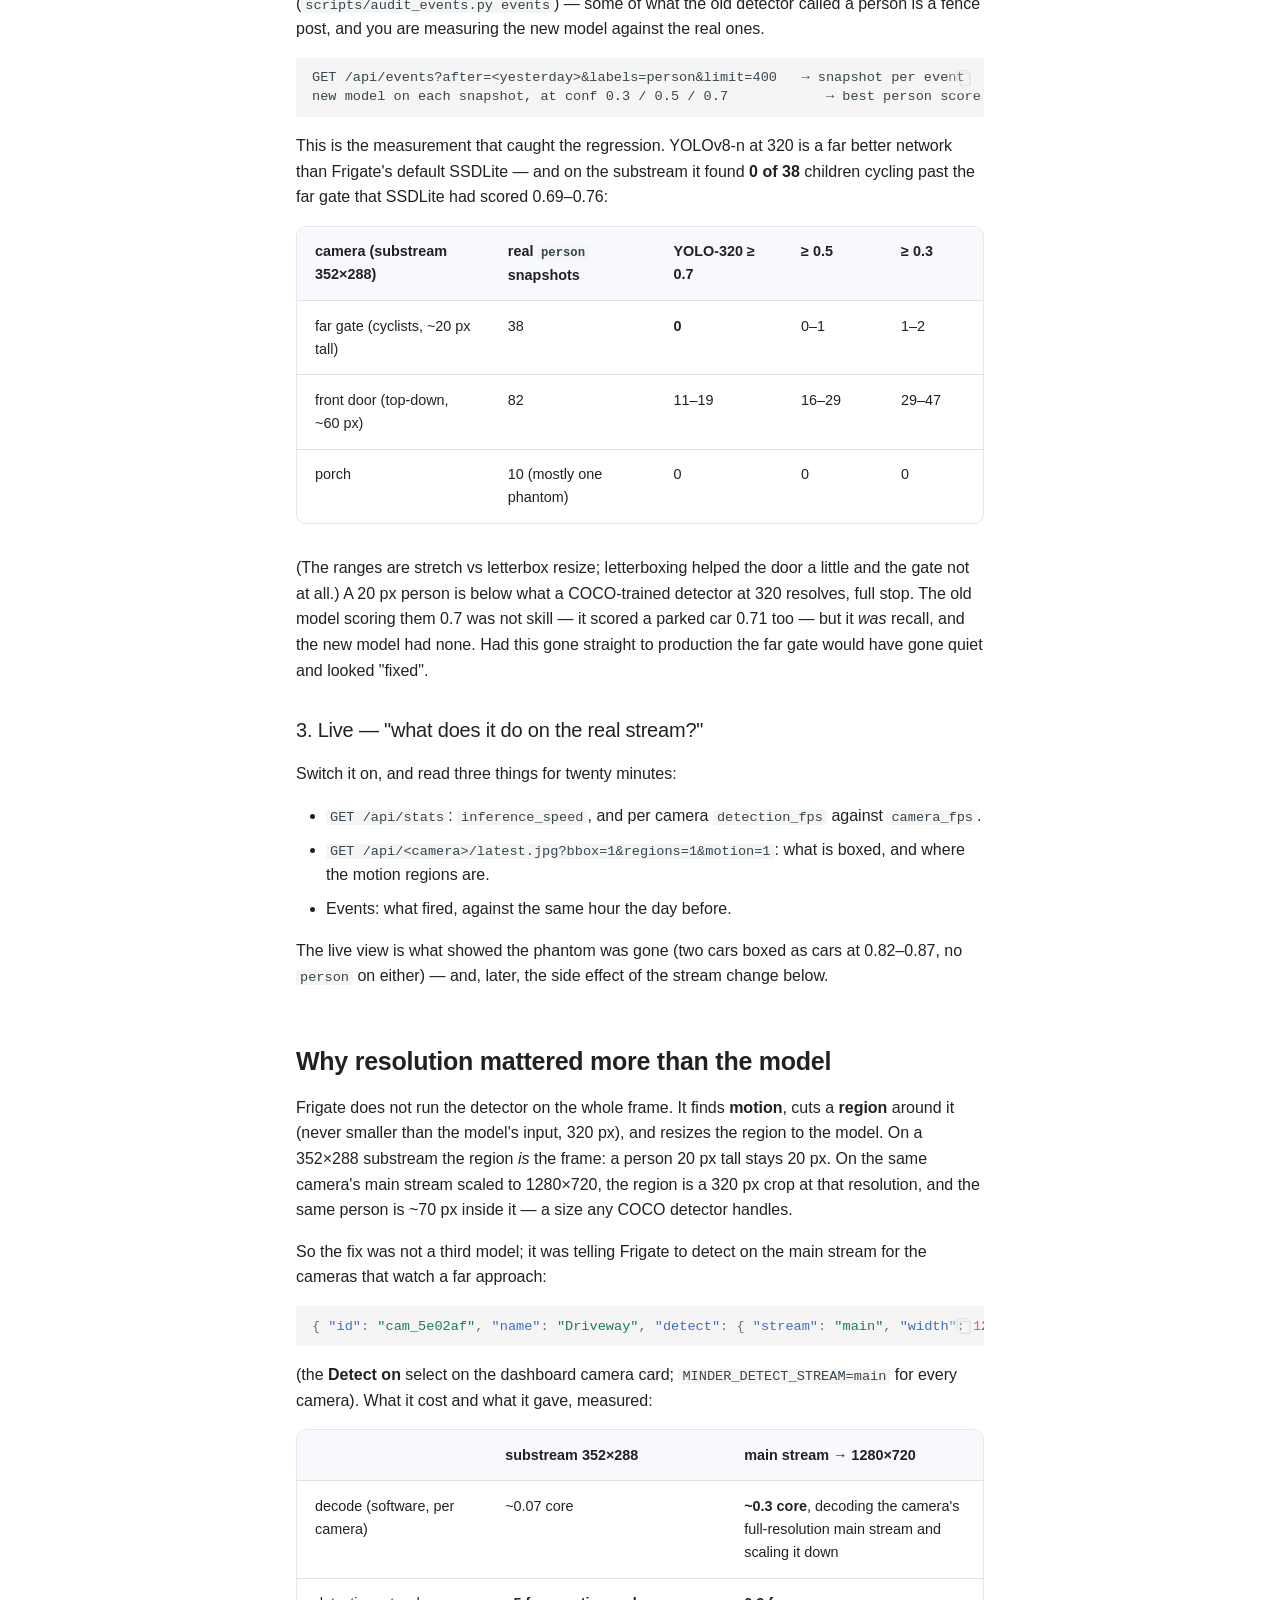
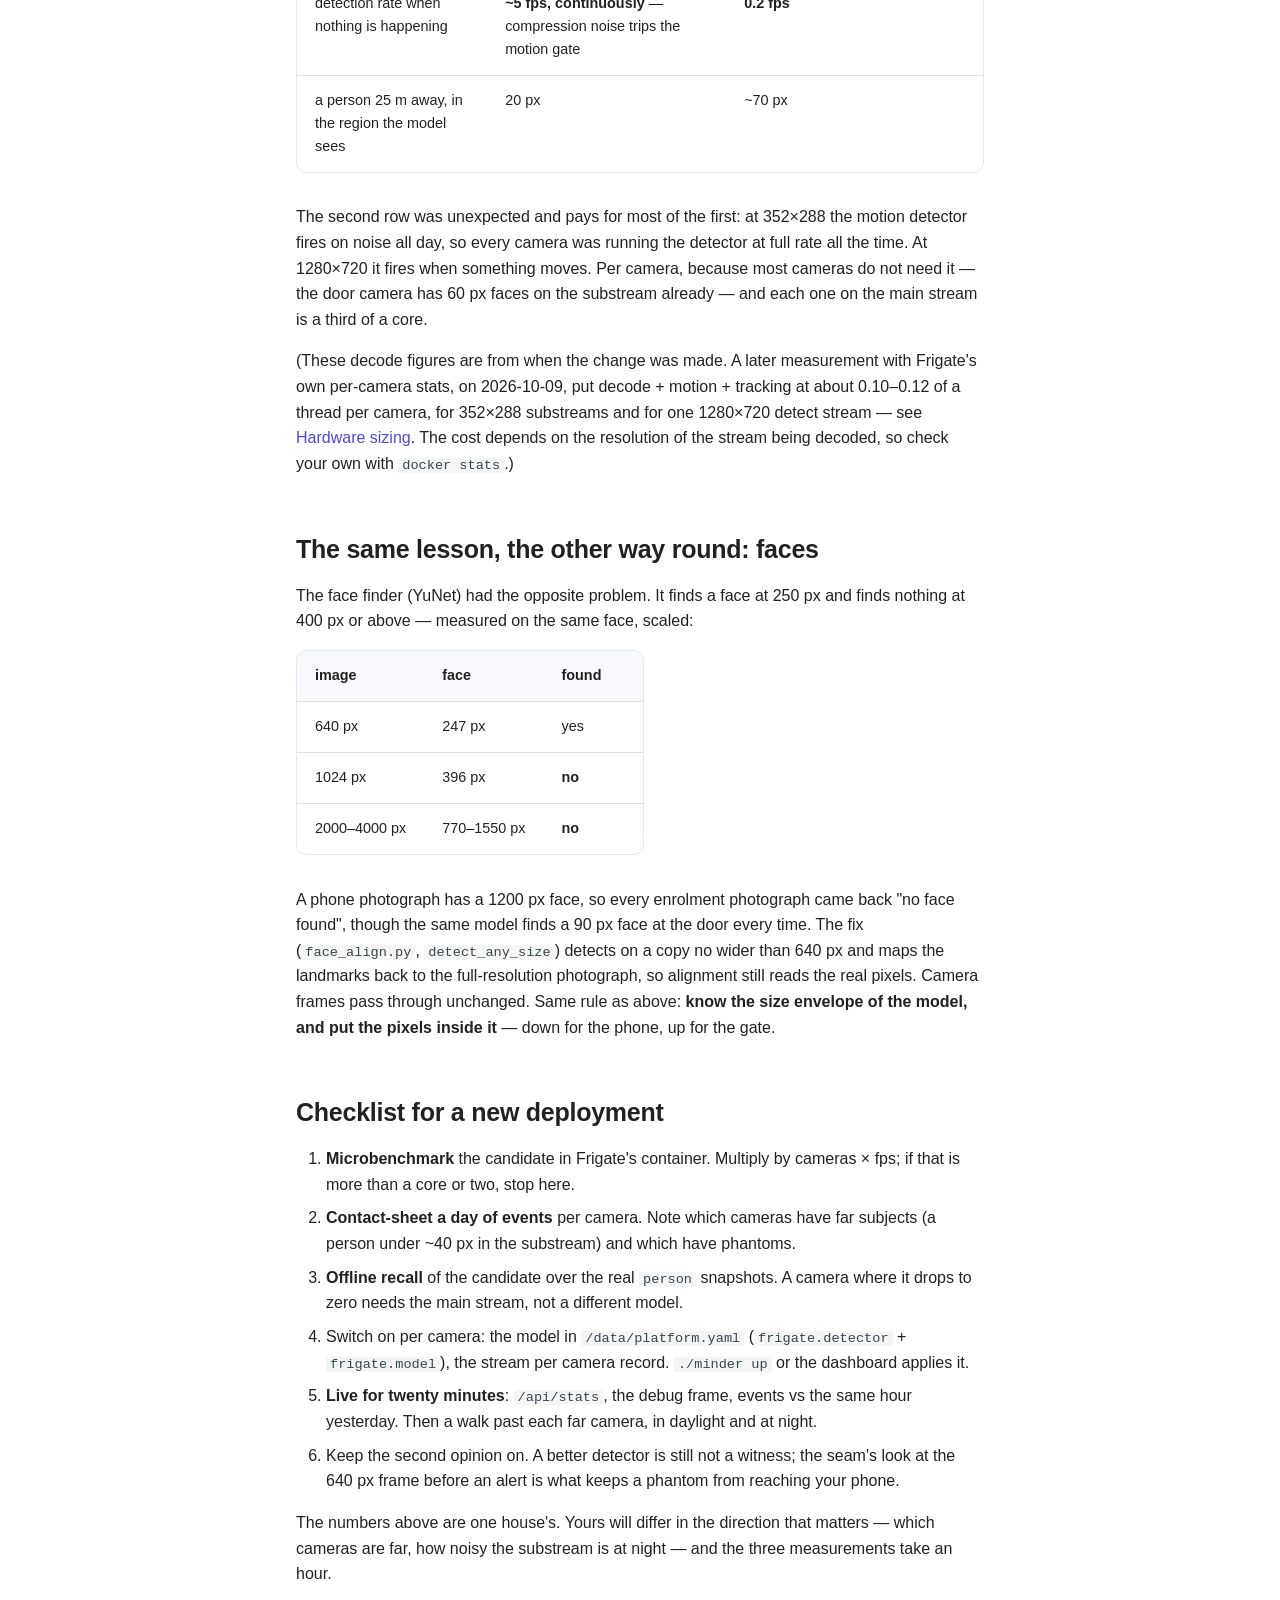
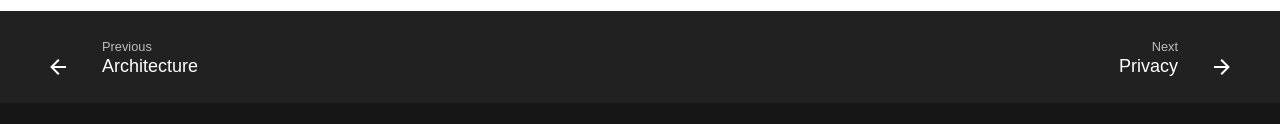
<file: detector-tuning/index.html>
<!doctype html>
<html lang="en" class="no-js">
  <head>
    
      <meta charset="utf-8">
      <meta name="viewport" content="width=device-width,initial-scale=1">
      
        <meta name="description" content="A self-hosted home-security appliance. Watches, answers, acts, and tells you when it could not see.">
      
      
      
        <link rel="canonical" href="https://delivstat.github.io/minder-docs/detector-tuning/">
      
      
        <link rel="prev" href="../architecture/">
      
      
        <link rel="next" href="../privacy/">
      
      
        
      
      
      <link rel="icon" href="../assets/logo.svg">
      <meta name="generator" content="mkdocs-1.6.1, mkdocs-material-9.8.0">
    
    
      
        <title>Detector tuning - Minder</title>
      
    
    
      <link rel="stylesheet" href="../assets/stylesheets/main.57a0d79d.min.css">
      
        
        <link rel="stylesheet" href="../assets/stylesheets/palette.fb2fffe2.min.css">
      
      


    
    
      
    
    
      
    
    
      <link rel="stylesheet" href="../stylesheets/extra.css">
    
    <script>__md_scope=new URL("..",location),__md_hash=e=>[...e].reduce(((e,_)=>(e<<5)-e+_.charCodeAt(0)),0),__md_get=(e,_=localStorage,t=__md_scope)=>JSON.parse(_.getItem(t.pathname+"."+e)),__md_set=(e,_,t=localStorage,a=__md_scope)=>{try{t.setItem(a.pathname+"."+e,JSON.stringify(_))}catch(e){}}</script>
    
      

    
    
  </head>
  
  
    
    
      
    
    
    
    
    <body dir="ltr" data-md-color-scheme="default" data-md-color-primary="custom" data-md-color-accent="custom">
  
    
    <input class="md-toggle" data-md-toggle="drawer" type="checkbox" id="__drawer" autocomplete="off">
    <input class="md-toggle" data-md-toggle="search" type="checkbox" id="__search" autocomplete="off">
    <label class="md-overlay" for="__drawer"></label>
    <div data-md-component="skip">
      
        
        <a href="#detector-tuning-how-the-models-were-tested-and-why-resolution-mattered-more-than-the-model" class="md-skip">
          Skip to content
        </a>
      
    </div>
    <div data-md-component="announce">
      
    </div>
    
    
      

  

<header class="md-header md-header--shadow md-header--lifted" data-md-component="header">
  <nav class="md-header__inner md-grid" aria-label="Header">
    <a href=".." title="Minder" class="md-header__button md-logo" aria-label="Minder" data-md-component="logo">
      
  <img src="../assets/logo.svg" alt="logo">

    </a>
    <label class="md-header__button md-icon" for="__drawer">
      
      <svg xmlns="http://www.w3.org/2000/svg" viewBox="0 0 24 24"><path d="M3 6h18v2H3zm0 5h18v2H3zm0 5h18v2H3z"/></svg>
    </label>
    <div class="md-header__title" data-md-component="header-title">
      <div class="md-header__ellipsis">
        <div class="md-header__topic">
          <span class="md-ellipsis">
            Minder
          </span>
        </div>
        <div class="md-header__topic" data-md-component="header-topic">
          <span class="md-ellipsis">
            
              Detector tuning
            
          </span>
        </div>
      </div>
    </div>
    
      
        <form class="md-header__option" data-md-component="palette">
  
    
    
    
    <input class="md-option" data-md-color-media="(prefers-color-scheme: light)" data-md-color-scheme="default" data-md-color-primary="custom" data-md-color-accent="custom"  aria-label="Switch to dark mode"  type="radio" name="__palette" id="__palette_0">
    
      <label class="md-header__button md-icon" title="Switch to dark mode" for="__palette_1" hidden>
        <svg xmlns="http://www.w3.org/2000/svg" viewBox="0 0 24 24"><path d="m17.75 4.09-2.53 1.94.91 3.06-2.63-1.81-2.63 1.81.91-3.06-2.53-1.94L12.44 4l1.06-3 1.06 3zm3.5 6.91-1.64 1.25.59 1.98-1.7-1.17-1.7 1.17.59-1.98L15.75 11l2.06-.05L18.5 9l.69 1.95zm-2.28 4.95c.83-.08 1.72 1.1 1.19 1.85-.32.45-.66.87-1.08 1.27C15.17 23 8.84 23 4.94 19.07c-3.91-3.9-3.91-10.24 0-14.14.4-.4.82-.76 1.27-1.08.75-.53 1.93.36 1.85 1.19-.27 2.86.69 5.83 2.89 8.02a9.96 9.96 0 0 0 8.02 2.89m-1.64 2.02a12.08 12.08 0 0 1-7.8-3.47c-2.17-2.19-3.33-5-3.49-7.82-2.81 3.14-2.7 7.96.31 10.98 3.02 3.01 7.84 3.12 10.98.31"/></svg>
      </label>
    
  
    
    
    
    <input class="md-option" data-md-color-media="(prefers-color-scheme: dark)" data-md-color-scheme="slate" data-md-color-primary="custom" data-md-color-accent="custom"  aria-label="Switch to light mode"  type="radio" name="__palette" id="__palette_1">
    
      <label class="md-header__button md-icon" title="Switch to light mode" for="__palette_0" hidden>
        <svg xmlns="http://www.w3.org/2000/svg" viewBox="0 0 24 24"><path d="M12 7a5 5 0 0 1 5 5 5 5 0 0 1-5 5 5 5 0 0 1-5-5 5 5 0 0 1 5-5m0 2a3 3 0 0 0-3 3 3 3 0 0 0 3 3 3 3 0 0 0 3-3 3 3 0 0 0-3-3m0-7 2.39 3.42C13.65 5.15 12.84 5 12 5s-1.65.15-2.39.42zM3.34 7l4.16-.35A7.2 7.2 0 0 0 5.94 8.5c-.44.74-.69 1.5-.83 2.29zm.02 10 1.76-3.77a7.131 7.131 0 0 0 2.38 4.14zM20.65 7l-1.77 3.79a7.02 7.02 0 0 0-2.38-4.15zm-.01 10-4.14.36c.59-.51 1.12-1.14 1.54-1.86.42-.73.69-1.5.83-2.29zM12 22l-2.41-3.44c.74.27 1.55.44 2.41.44.82 0 1.63-.17 2.37-.44z"/></svg>
      </label>
    
  
</form>
      
    
    
      <script>var palette=__md_get("__palette");if(palette&&palette.color){if("(prefers-color-scheme)"===palette.color.media){var media=matchMedia("(prefers-color-scheme: light)"),input=document.querySelector(media.matches?"[data-md-color-media='(prefers-color-scheme: light)']":"[data-md-color-media='(prefers-color-scheme: dark)']");palette.color.media=input.getAttribute("data-md-color-media"),palette.color.scheme=input.getAttribute("data-md-color-scheme"),palette.color.primary=input.getAttribute("data-md-color-primary"),palette.color.accent=input.getAttribute("data-md-color-accent")}for(var[key,value]of Object.entries(palette.color))document.body.setAttribute("data-md-color-"+key,value)}</script>
    
    
    
      
      
        <label class="md-header__button md-icon" for="__search">
          
          <svg xmlns="http://www.w3.org/2000/svg" viewBox="0 0 24 24"><path d="M9.5 3A6.5 6.5 0 0 1 16 9.5c0 1.61-.59 3.09-1.56 4.23l.27.27h.79l5 5-1.5 1.5-5-5v-.79l-.27-.27A6.52 6.52 0 0 1 9.5 16 6.5 6.5 0 0 1 3 9.5 6.5 6.5 0 0 1 9.5 3m0 2C7 5 5 7 5 9.5S7 14 9.5 14 14 12 14 9.5 12 5 9.5 5"/></svg>
        </label>
        <div class="md-search" data-md-component="search" role="dialog">
  <label class="md-search__overlay" for="__search"></label>
  <div class="md-search__inner" role="search">
    <form class="md-search__form" name="search">
      <input type="text" class="md-search__input" name="query" aria-label="Search" placeholder="Search" autocapitalize="off" autocorrect="off" autocomplete="off" spellcheck="false" data-md-component="search-query" required>
      <label class="md-search__icon md-icon" for="__search">
        
        <svg xmlns="http://www.w3.org/2000/svg" viewBox="0 0 24 24"><path d="M9.5 3A6.5 6.5 0 0 1 16 9.5c0 1.61-.59 3.09-1.56 4.23l.27.27h.79l5 5-1.5 1.5-5-5v-.79l-.27-.27A6.52 6.52 0 0 1 9.5 16 6.5 6.5 0 0 1 3 9.5 6.5 6.5 0 0 1 9.5 3m0 2C7 5 5 7 5 9.5S7 14 9.5 14 14 12 14 9.5 12 5 9.5 5"/></svg>
        
        <svg xmlns="http://www.w3.org/2000/svg" viewBox="0 0 24 24"><path d="M20 11v2H8l5.5 5.5-1.42 1.42L4.16 12l7.92-7.92L13.5 5.5 8 11z"/></svg>
      </label>
      <nav class="md-search__options" aria-label="Search">
        
        <button type="reset" class="md-search__icon md-icon" title="Clear" aria-label="Clear" tabindex="-1">
          
          <svg xmlns="http://www.w3.org/2000/svg" viewBox="0 0 24 24"><path d="M19 6.41 17.59 5 12 10.59 6.41 5 5 6.41 10.59 12 5 17.59 6.41 19 12 13.41 17.59 19 19 17.59 13.41 12z"/></svg>
        </button>
      </nav>
      
        <div class="md-search__suggest" data-md-component="search-suggest"></div>
      
    </form>
    <div class="md-search__output">
      <div class="md-search__scrollwrap" tabindex="0" data-md-scrollfix>
        <div class="md-search-result" data-md-component="search-result">
          <div class="md-search-result__meta">
            Initializing search
          </div>
          <ol class="md-search-result__list" role="presentation"></ol>
        </div>
      </div>
    </div>
  </div>
</div>
      
    
    
      <div class="md-header__source">
        <a href="https://github.com/delivstat/minder-docs" title="Go to repository" class="md-source" data-md-component="source">
  <div class="md-source__icon md-icon">
    
    <svg xmlns="http://www.w3.org/2000/svg" viewBox="0 0 512 512"><!--! Font Awesome Free 7.1.0 by @fontawesome - https://fontawesome.com License - https://fontawesome.com/license/free (Icons: CC BY 4.0, Fonts: SIL OFL 1.1, Code: MIT License) Copyright 2025 Fonticons, Inc.--><path d="M173.9 397.4c0 2-2.3 3.6-5.2 3.6-3.3.3-5.6-1.3-5.6-3.6 0-2 2.3-3.6 5.2-3.6 3-.3 5.6 1.3 5.6 3.6m-31.1-4.5c-.7 2 1.3 4.3 4.3 4.9 2.6 1 5.6 0 6.2-2s-1.3-4.3-4.3-5.2c-2.6-.7-5.5.3-6.2 2.3m44.2-1.7c-2.9.7-4.9 2.6-4.6 4.9.3 2 2.9 3.3 5.9 2.6 2.9-.7 4.9-2.6 4.6-4.6-.3-1.9-3-3.2-5.9-2.9M252.8 8C114.1 8 8 113.3 8 252c0 110.9 69.8 205.8 169.5 239.2 12.8 2.3 17.3-5.6 17.3-12.1 0-6.2-.3-40.4-.3-61.4 0 0-70 15-84.7-29.8 0 0-11.4-29.1-27.8-36.6 0 0-22.9-15.7 1.6-15.4 0 0 24.9 2 38.6 25.8 21.9 38.6 58.6 27.5 72.9 20.9 2.3-16 8.8-27.1 16-33.7-55.9-6.2-112.3-14.3-112.3-110.5 0-27.5 7.6-41.3 23.6-58.9-2.6-6.5-11.1-33.3 2.6-67.9 20.9-6.5 69 27 69 27 20-5.6 41.5-8.5 62.8-8.5s42.8 2.9 62.8 8.5c0 0 48.1-33.6 69-27 13.7 34.7 5.2 61.4 2.6 67.9 16 17.7 25.8 31.5 25.8 58.9 0 96.5-58.9 104.2-114.8 110.5 9.2 7.9 17 22.9 17 46.4 0 33.7-.3 75.4-.3 83.6 0 6.5 4.6 14.4 17.3 12.1C436.2 457.8 504 362.9 504 252 504 113.3 391.5 8 252.8 8M105.2 352.9c-1.3 1-1 3.3.7 5.2 1.6 1.6 3.9 2.3 5.2 1 1.3-1 1-3.3-.7-5.2-1.6-1.6-3.9-2.3-5.2-1m-10.8-8.1c-.7 1.3.3 2.9 2.3 3.9 1.6 1 3.6.7 4.3-.7.7-1.3-.3-2.9-2.3-3.9-2-.6-3.6-.3-4.3.7m32.4 35.6c-1.6 1.3-1 4.3 1.3 6.2 2.3 2.3 5.2 2.6 6.5 1 1.3-1.3.7-4.3-1.3-6.2-2.2-2.3-5.2-2.6-6.5-1m-11.4-14.7c-1.6 1-1.6 3.6 0 5.9s4.3 3.3 5.6 2.3c1.6-1.3 1.6-3.9 0-6.2-1.4-2.3-4-3.3-5.6-2"/></svg>
  </div>
  <div class="md-source__repository">
    delivstat/minder-docs
  </div>
</a>
      </div>
    
  </nav>
  
    
      
<nav class="md-tabs" aria-label="Tabs" data-md-component="tabs">
  <div class="md-grid">
    <ul class="md-tabs__list">
      
        
  
  
  
  
    <li class="md-tabs__item">
      <a href=".." class="md-tabs__link">
        
  
  
    
  
  Home

      </a>
    </li>
  

      
        
  
  
  
  
    
    
      <li class="md-tabs__item">
        <a href="../using-minder/" class="md-tabs__link">
          
  
  
    
  
  Get started

        </a>
      </li>
    
  

      
        
  
  
  
  
    
    
      <li class="md-tabs__item">
        <a href="../cloud-cameras/" class="md-tabs__link">
          
  
  
    
  
  Features

        </a>
      </li>
    
  

      
        
  
  
  
    
  
  
    
    
      <li class="md-tabs__item md-tabs__item--active">
        <a href="../architecture/" class="md-tabs__link">
          
  
  
    
  
  How it works

        </a>
      </li>
    
  

      
        
  
  
  
  
    <li class="md-tabs__item">
      <a href="../privacy/" class="md-tabs__link">
        
  
  
    
  
  Privacy

      </a>
    </li>
  

      
    </ul>
  </div>
</nav>
    
  
</header>
    
    <div class="md-container" data-md-component="container">
      
      
        
      
      <main class="md-main" data-md-component="main">
        <div class="md-main__inner md-grid">
          
            
              
              <div class="md-sidebar md-sidebar--primary" data-md-component="sidebar" data-md-type="navigation" >
                <div class="md-sidebar__scrollwrap">
                  <div class="md-sidebar__inner">
                    


  


<nav class="md-nav md-nav--primary md-nav--lifted" aria-label="Navigation" data-md-level="0">
  <label class="md-nav__title" for="__drawer">
    <a href=".." title="Minder" class="md-nav__button md-logo" aria-label="Minder" data-md-component="logo">
      
  <img src="../assets/logo.svg" alt="logo">

    </a>
    Minder
  </label>
  
    <div class="md-nav__source">
      <a href="https://github.com/delivstat/minder-docs" title="Go to repository" class="md-source" data-md-component="source">
  <div class="md-source__icon md-icon">
    
    <svg xmlns="http://www.w3.org/2000/svg" viewBox="0 0 512 512"><!--! Font Awesome Free 7.1.0 by @fontawesome - https://fontawesome.com License - https://fontawesome.com/license/free (Icons: CC BY 4.0, Fonts: SIL OFL 1.1, Code: MIT License) Copyright 2025 Fonticons, Inc.--><path d="M173.9 397.4c0 2-2.3 3.6-5.2 3.6-3.3.3-5.6-1.3-5.6-3.6 0-2 2.3-3.6 5.2-3.6 3-.3 5.6 1.3 5.6 3.6m-31.1-4.5c-.7 2 1.3 4.3 4.3 4.9 2.6 1 5.6 0 6.2-2s-1.3-4.3-4.3-5.2c-2.6-.7-5.5.3-6.2 2.3m44.2-1.7c-2.9.7-4.9 2.6-4.6 4.9.3 2 2.9 3.3 5.9 2.6 2.9-.7 4.9-2.6 4.6-4.6-.3-1.9-3-3.2-5.9-2.9M252.8 8C114.1 8 8 113.3 8 252c0 110.9 69.8 205.8 169.5 239.2 12.8 2.3 17.3-5.6 17.3-12.1 0-6.2-.3-40.4-.3-61.4 0 0-70 15-84.7-29.8 0 0-11.4-29.1-27.8-36.6 0 0-22.9-15.7 1.6-15.4 0 0 24.9 2 38.6 25.8 21.9 38.6 58.6 27.5 72.9 20.9 2.3-16 8.8-27.1 16-33.7-55.9-6.2-112.3-14.3-112.3-110.5 0-27.5 7.6-41.3 23.6-58.9-2.6-6.5-11.1-33.3 2.6-67.9 20.9-6.5 69 27 69 27 20-5.6 41.5-8.5 62.8-8.5s42.8 2.9 62.8 8.5c0 0 48.1-33.6 69-27 13.7 34.7 5.2 61.4 2.6 67.9 16 17.7 25.8 31.5 25.8 58.9 0 96.5-58.9 104.2-114.8 110.5 9.2 7.9 17 22.9 17 46.4 0 33.7-.3 75.4-.3 83.6 0 6.5 4.6 14.4 17.3 12.1C436.2 457.8 504 362.9 504 252 504 113.3 391.5 8 252.8 8M105.2 352.9c-1.3 1-1 3.3.7 5.2 1.6 1.6 3.9 2.3 5.2 1 1.3-1 1-3.3-.7-5.2-1.6-1.6-3.9-2.3-5.2-1m-10.8-8.1c-.7 1.3.3 2.9 2.3 3.9 1.6 1 3.6.7 4.3-.7.7-1.3-.3-2.9-2.3-3.9-2-.6-3.6-.3-4.3.7m32.4 35.6c-1.6 1.3-1 4.3 1.3 6.2 2.3 2.3 5.2 2.6 6.5 1 1.3-1.3.7-4.3-1.3-6.2-2.2-2.3-5.2-2.6-6.5-1m-11.4-14.7c-1.6 1-1.6 3.6 0 5.9s4.3 3.3 5.6 2.3c1.6-1.3 1.6-3.9 0-6.2-1.4-2.3-4-3.3-5.6-2"/></svg>
  </div>
  <div class="md-source__repository">
    delivstat/minder-docs
  </div>
</a>
    </div>
  
  <ul class="md-nav__list" data-md-scrollfix>
    
      
      
  
  
  
  
    <li class="md-nav__item">
      <a href=".." class="md-nav__link">
        
  
  
  <span class="md-ellipsis">
    
  
    Home
  

    
  </span>
  
  

      </a>
    </li>
  

    
      
      
  
  
  
  
    
    
      
        
      
        
      
        
      
        
      
    
    
    
      
      
    
    
    <li class="md-nav__item md-nav__item--nested">
      
        
        
        <input class="md-nav__toggle md-toggle " type="checkbox" id="__nav_2" >
        
          
          <label class="md-nav__link" for="__nav_2" id="__nav_2_label" tabindex="0">
            
  
  
  <span class="md-ellipsis">
    
  
    Get started
  

    
  </span>
  
  

            <span class="md-nav__icon md-icon"></span>
          </label>
        
        <nav class="md-nav" data-md-level="1" aria-labelledby="__nav_2_label" aria-expanded="false">
          <label class="md-nav__title" for="__nav_2">
            <span class="md-nav__icon md-icon"></span>
            
  
    Get started
  

          </label>
          <ul class="md-nav__list" data-md-scrollfix>
            
              
                
  
  
  
  
    <li class="md-nav__item">
      <a href="../using-minder/" class="md-nav__link">
        
  
  
  <span class="md-ellipsis">
    
  
    Using Minder
  

    
  </span>
  
  

      </a>
    </li>
  

              
            
              
                
  
  
  
  
    <li class="md-nav__item">
      <a href="../hardware-sizing/" class="md-nav__link">
        
  
  
  <span class="md-ellipsis">
    
  
    Hardware sizing
  

    
  </span>
  
  

      </a>
    </li>
  

              
            
              
                
  
  
  
  
    <li class="md-nav__item">
      <a href="../cloud-model/" class="md-nav__link">
        
  
  
  <span class="md-ellipsis">
    
  
    The language model in the cloud
  

    
  </span>
  
  

      </a>
    </li>
  

              
            
              
                
  
  
  
  
    <li class="md-nav__item">
      <a href="../walkthrough/" class="md-nav__link">
        
  
  
  <span class="md-ellipsis">
    
  
    Walkthrough
  

    
  </span>
  
  

      </a>
    </li>
  

              
            
          </ul>
        </nav>
      
    </li>
  

    
      
      
  
  
  
  
    
    
      
        
      
        
      
        
      
    
    
    
      
      
    
    
    <li class="md-nav__item md-nav__item--nested">
      
        
        
        <input class="md-nav__toggle md-toggle " type="checkbox" id="__nav_3" >
        
          
          <label class="md-nav__link" for="__nav_3" id="__nav_3_label" tabindex="0">
            
  
  
  <span class="md-ellipsis">
    
  
    Features
  

    
  </span>
  
  

            <span class="md-nav__icon md-icon"></span>
          </label>
        
        <nav class="md-nav" data-md-level="1" aria-labelledby="__nav_3_label" aria-expanded="false">
          <label class="md-nav__title" for="__nav_3">
            <span class="md-nav__icon md-icon"></span>
            
  
    Features
  

          </label>
          <ul class="md-nav__list" data-md-scrollfix>
            
              
                
  
  
  
  
    <li class="md-nav__item">
      <a href="../cloud-cameras/" class="md-nav__link">
        
  
  
  <span class="md-ellipsis">
    
  
    Cloud cameras (Qubo and others)
  

    
  </span>
  
  

      </a>
    </li>
  

              
            
              
                
  
  
  
  
    <li class="md-nav__item">
      <a href="../search/" class="md-nav__link">
        
  
  
  <span class="md-ellipsis">
    
  
    Searching what the cameras saw
  

    
  </span>
  
  

      </a>
    </li>
  

              
            
              
                
  
  
  
  
    <li class="md-nav__item">
      <a href="../face-recognition/" class="md-nav__link">
        
  
  
  <span class="md-ellipsis">
    
  
    Faces: detection and recognition
  

    
  </span>
  
  

      </a>
    </li>
  

              
            
          </ul>
        </nav>
      
    </li>
  

    
      
      
  
  
    
  
  
  
    
    
      
        
      
        
      
    
    
    
      
        
        
      
      
    
    
    <li class="md-nav__item md-nav__item--active md-nav__item--section md-nav__item--nested">
      
        
        
        <input class="md-nav__toggle md-toggle " type="checkbox" id="__nav_4" checked>
        
          
          <label class="md-nav__link" for="__nav_4" id="__nav_4_label" tabindex="">
            
  
  
  <span class="md-ellipsis">
    
  
    How it works
  

    
  </span>
  
  

            <span class="md-nav__icon md-icon"></span>
          </label>
        
        <nav class="md-nav" data-md-level="1" aria-labelledby="__nav_4_label" aria-expanded="true">
          <label class="md-nav__title" for="__nav_4">
            <span class="md-nav__icon md-icon"></span>
            
  
    How it works
  

          </label>
          <ul class="md-nav__list" data-md-scrollfix>
            
              
                
  
  
  
  
    <li class="md-nav__item">
      <a href="../architecture/" class="md-nav__link">
        
  
  
  <span class="md-ellipsis">
    
  
    Architecture
  

    
  </span>
  
  

      </a>
    </li>
  

              
            
              
                
  
  
    
  
  
  
    <li class="md-nav__item md-nav__item--active">
      
      <input class="md-nav__toggle md-toggle" type="checkbox" id="__toc">
      
      
        
      
      
        <label class="md-nav__link md-nav__link--active" for="__toc">
          
  
  
  <span class="md-ellipsis">
    
  
    Detector tuning
  

    
  </span>
  
  

          <span class="md-nav__icon md-icon"></span>
        </label>
      
      <a href="./" class="md-nav__link md-nav__link--active">
        
  
  
  <span class="md-ellipsis">
    
  
    Detector tuning
  

    
  </span>
  
  

      </a>
      
        

<nav class="md-nav md-nav--secondary" aria-label="Table of contents">
  
  
  
    
  
  
    <label class="md-nav__title" for="__toc">
      <span class="md-nav__icon md-icon"></span>
      Table of contents
    </label>
    <ul class="md-nav__list" data-md-component="toc" data-md-scrollfix>
      
        <li class="md-nav__item">
  <a href="#the-three-measurements" class="md-nav__link">
    <span class="md-ellipsis">
      
        The three measurements
      
    </span>
  </a>
  
    <nav class="md-nav" aria-label="The three measurements">
      <ul class="md-nav__list">
        
          <li class="md-nav__item">
  <a href="#1-microbenchmark-what-does-it-cost" class="md-nav__link">
    <span class="md-ellipsis">
      
        1. Microbenchmark — "what does it cost?"
      
    </span>
  </a>
  
</li>
        
          <li class="md-nav__item">
  <a href="#2-offline-recall-does-it-see-what-the-old-one-saw" class="md-nav__link">
    <span class="md-ellipsis">
      
        2. Offline recall — "does it see what the old one saw?"
      
    </span>
  </a>
  
</li>
        
          <li class="md-nav__item">
  <a href="#3-live-what-does-it-do-on-the-real-stream" class="md-nav__link">
    <span class="md-ellipsis">
      
        3. Live — "what does it do on the real stream?"
      
    </span>
  </a>
  
</li>
        
      </ul>
    </nav>
  
</li>
      
        <li class="md-nav__item">
  <a href="#why-resolution-mattered-more-than-the-model" class="md-nav__link">
    <span class="md-ellipsis">
      
        Why resolution mattered more than the model
      
    </span>
  </a>
  
</li>
      
        <li class="md-nav__item">
  <a href="#the-same-lesson-the-other-way-round-faces" class="md-nav__link">
    <span class="md-ellipsis">
      
        The same lesson, the other way round: faces
      
    </span>
  </a>
  
</li>
      
        <li class="md-nav__item">
  <a href="#checklist-for-a-new-deployment" class="md-nav__link">
    <span class="md-ellipsis">
      
        Checklist for a new deployment
      
    </span>
  </a>
  
</li>
      
    </ul>
  
</nav>
      
    </li>
  

              
            
          </ul>
        </nav>
      
    </li>
  

    
      
      
  
  
  
  
    <li class="md-nav__item">
      <a href="../privacy/" class="md-nav__link">
        
  
  
  <span class="md-ellipsis">
    
  
    Privacy
  

    
  </span>
  
  

      </a>
    </li>
  

    
  </ul>
</nav>
                  </div>
                </div>
              </div>
            
            
              
              <div class="md-sidebar md-sidebar--secondary" data-md-component="sidebar" data-md-type="toc" >
                <div class="md-sidebar__scrollwrap">
                  <div class="md-sidebar__inner">
                    

<nav class="md-nav md-nav--secondary" aria-label="Table of contents">
  
  
  
    
  
  
    <label class="md-nav__title" for="__toc">
      <span class="md-nav__icon md-icon"></span>
      Table of contents
    </label>
    <ul class="md-nav__list" data-md-component="toc" data-md-scrollfix>
      
        <li class="md-nav__item">
  <a href="#the-three-measurements" class="md-nav__link">
    <span class="md-ellipsis">
      
        The three measurements
      
    </span>
  </a>
  
    <nav class="md-nav" aria-label="The three measurements">
      <ul class="md-nav__list">
        
          <li class="md-nav__item">
  <a href="#1-microbenchmark-what-does-it-cost" class="md-nav__link">
    <span class="md-ellipsis">
      
        1. Microbenchmark — "what does it cost?"
      
    </span>
  </a>
  
</li>
        
          <li class="md-nav__item">
  <a href="#2-offline-recall-does-it-see-what-the-old-one-saw" class="md-nav__link">
    <span class="md-ellipsis">
      
        2. Offline recall — "does it see what the old one saw?"
      
    </span>
  </a>
  
</li>
        
          <li class="md-nav__item">
  <a href="#3-live-what-does-it-do-on-the-real-stream" class="md-nav__link">
    <span class="md-ellipsis">
      
        3. Live — "what does it do on the real stream?"
      
    </span>
  </a>
  
</li>
        
      </ul>
    </nav>
  
</li>
      
        <li class="md-nav__item">
  <a href="#why-resolution-mattered-more-than-the-model" class="md-nav__link">
    <span class="md-ellipsis">
      
        Why resolution mattered more than the model
      
    </span>
  </a>
  
</li>
      
        <li class="md-nav__item">
  <a href="#the-same-lesson-the-other-way-round-faces" class="md-nav__link">
    <span class="md-ellipsis">
      
        The same lesson, the other way round: faces
      
    </span>
  </a>
  
</li>
      
        <li class="md-nav__item">
  <a href="#checklist-for-a-new-deployment" class="md-nav__link">
    <span class="md-ellipsis">
      
        Checklist for a new deployment
      
    </span>
  </a>
  
</li>
      
    </ul>
  
</nav>
                  </div>
                </div>
              </div>
            
          
          
            <div class="md-content" data-md-component="content">
              
              <article class="md-content__inner md-typeset">
                
                  


  
  


<h1 id="detector-tuning-how-the-models-were-tested-and-why-resolution-mattered-more-than-the-model">Detector tuning: how the models were tested, and why resolution mattered more than the model<a class="headerlink" href="#detector-tuning-how-the-models-were-tested-and-why-resolution-mattered-more-than-the-model" title="Permanent link">&para;</a></h1>
<p>This is the record of one deployment's detector work — what was measured, how, and what changed
— written so the next installation can repeat the measurements rather than repeat the mistakes.
Every number below came from the reference house: seven cameras, an 8-core CPU, no GPU that
Frigate could use, and the appliance running in WSL2 (no <code>/dev/dri</code>). Since then Frigate's detector
can run on an NVIDIA GPU — it does when the language model is off (<code>MINDER_LLM=off</code>), because the
model needs the 4 GB card otherwise; <a href="../hardware-sizing/">Hardware sizing</a> has those numbers. The
CPU work described here is still what runs while the model is on.</p>
<p>The one-line version: <strong>a better model on a 352×288 frame is still blind to a person 25 m
away. The stream you detect on matters as much as the network you detect with</strong>, and a 300 px
face is invisible to the face finder in the other direction. Measure your own cameras before you
trust either default.</p>
<h2 id="the-three-measurements">The three measurements<a class="headerlink" href="#the-three-measurements" title="Permanent link">&para;</a></h2>
<p>There are three ways to test a detector change, and each answers a different question. Do all
three; each one caught something the others did not.</p>
<h3 id="1-microbenchmark-what-does-it-cost">1. Microbenchmark — "what does it cost?"<a class="headerlink" href="#1-microbenchmark-what-does-it-cost" title="Permanent link">&para;</a></h3>
<p>Random input through the model in the same runtime Frigate uses, inside the Frigate container:</p>
<div class="highlight"><pre><span></span><code><span class="kn">import</span><span class="w"> </span><span class="nn">time</span>

<span class="kn">import</span><span class="w"> </span><span class="nn">numpy</span><span class="w"> </span><span class="k">as</span><span class="w"> </span><span class="nn">np</span>
<span class="kn">import</span><span class="w"> </span><span class="nn">openvino</span><span class="w"> </span><span class="k">as</span><span class="w"> </span><span class="nn">ov</span>

<span class="n">core</span> <span class="o">=</span> <span class="n">ov</span><span class="o">.</span><span class="n">Core</span><span class="p">()</span>
<span class="n">m</span> <span class="o">=</span> <span class="n">core</span><span class="o">.</span><span class="n">compile_model</span><span class="p">(</span><span class="n">core</span><span class="o">.</span><span class="n">read_model</span><span class="p">(</span><span class="s2">"/config/model_cache/yolov8n-320.onnx"</span><span class="p">),</span> <span class="s2">"CPU"</span><span class="p">)</span>
<span class="n">x</span> <span class="o">=</span> <span class="n">np</span><span class="o">.</span><span class="n">random</span><span class="o">.</span><span class="n">rand</span><span class="p">(</span><span class="mi">1</span><span class="p">,</span> <span class="mi">3</span><span class="p">,</span> <span class="mi">320</span><span class="p">,</span> <span class="mi">320</span><span class="p">)</span><span class="o">.</span><span class="n">astype</span><span class="p">(</span><span class="n">np</span><span class="o">.</span><span class="n">float32</span><span class="p">)</span>
<span class="k">for</span> <span class="n">_</span> <span class="ow">in</span> <span class="nb">range</span><span class="p">(</span><span class="mi">3</span><span class="p">):</span>
    <span class="n">m</span><span class="p">(</span><span class="n">x</span><span class="p">)</span>  <span class="c1"># warm up</span>
<span class="n">t</span> <span class="o">=</span> <span class="n">time</span><span class="o">.</span><span class="n">time</span><span class="p">()</span>
<span class="k">for</span> <span class="n">_</span> <span class="ow">in</span> <span class="nb">range</span><span class="p">(</span><span class="mi">30</span><span class="p">):</span>
    <span class="n">m</span><span class="p">(</span><span class="n">x</span><span class="p">)</span>
<span class="nb">print</span><span class="p">((</span><span class="n">time</span><span class="o">.</span><span class="n">time</span><span class="p">()</span> <span class="o">-</span> <span class="n">t</span><span class="p">)</span> <span class="o">/</span> <span class="mi">30</span> <span class="o">*</span> <span class="mi">1000</span><span class="p">,</span> <span class="s2">"ms"</span><span class="p">)</span>  <span class="c1"># 28 ms at 320, 46 ms at 416 on this box</span>
</code></pre></div>
<p>Frigate's own <code>inference_speed</code> in <code>GET /api/stats</code> is the same number measured live: 17–22 ms
once the graph was warm, with seven cameras when the detector was first switched on. The figures
differ by conditions, so record them with the number: the microbenchmark is random input in
isolation; the live figure depends on what else the CPU is doing. A later live reading, on
2026-10-09 with eight cameras (one detecting at 1280×720), was 32.5 ms
(<a href="../hardware-sizing/">Hardware sizing</a>). <code>docker stats</code> gives the container's total.</p>
<p>What it tells you: whether the box can afford the change. Seven cameras at 5 fps is a worst case
of 35 detections/s; at 28 ms that is one core, at 46 ms it is not. What it does not tell you:
whether the detector sees anything.</p>
<h3 id="2-offline-recall-does-it-see-what-the-old-one-saw">2. Offline recall — "does it see what the old one saw?"<a class="headerlink" href="#2-offline-recall-does-it-see-what-the-old-one-saw" title="Permanent link">&para;</a></h3>
<p>Frigate keeps a snapshot for every event, at the detect resolution. That is a free labelled set:
whatever the <em>previous</em> detector called <code>person</code> over the last day, run through the <em>new</em> model
offline, and count how many it agrees with. Contact-sheet the snapshots first
(<code>scripts/audit_events.py events</code>) — some of what the old detector called a person is a fence
post, and you are measuring the new model against the real ones.</p>
<div class="highlight"><pre><span></span><code>GET /api/events?after=&lt;yesterday&gt;&amp;labels=person&amp;limit=400   → snapshot per event
new model on each snapshot, at conf 0.3 / 0.5 / 0.7            → best person score
</code></pre></div>
<p>This is the measurement that caught the regression. YOLOv8-n at 320 is a far better network than
Frigate's default SSDLite — and on the substream it found <strong>0 of 38</strong> children cycling past the
far gate that SSDLite had scored 0.69–0.76:</p>
<table>
<thead>
<tr>
<th>camera (substream 352×288)</th>
<th>real <code>person</code> snapshots</th>
<th>YOLO-320 ≥ 0.7</th>
<th>≥ 0.5</th>
<th>≥ 0.3</th>
</tr>
</thead>
<tbody>
<tr>
<td>far gate (cyclists, ~20 px tall)</td>
<td>38</td>
<td><strong>0</strong></td>
<td>0–1</td>
<td>1–2</td>
</tr>
<tr>
<td>front door (top-down, ~60 px)</td>
<td>82</td>
<td>11–19</td>
<td>16–29</td>
<td>29–47</td>
</tr>
<tr>
<td>porch</td>
<td>10 (mostly one phantom)</td>
<td>0</td>
<td>0</td>
<td>0</td>
</tr>
</tbody>
</table>
<p>(The ranges are stretch vs letterbox resize; letterboxing helped the door a little and the gate
not at all.) A 20 px person is below what a COCO-trained detector at 320 resolves, full stop.
The old model scoring them 0.7 was not skill — it scored a parked car 0.71 too — but it <em>was</em>
recall, and the new model had none. Had this gone straight to production the far gate would have
gone quiet and looked "fixed".</p>
<h3 id="3-live-what-does-it-do-on-the-real-stream">3. Live — "what does it do on the real stream?"<a class="headerlink" href="#3-live-what-does-it-do-on-the-real-stream" title="Permanent link">&para;</a></h3>
<p>Switch it on, and read three things for twenty minutes:</p>
<ul>
<li><code>GET /api/stats</code>: <code>inference_speed</code>, and per camera <code>detection_fps</code> against <code>camera_fps</code>.</li>
<li><code>GET /api/&lt;camera&gt;/latest.jpg?bbox=1&amp;regions=1&amp;motion=1</code>: what is boxed, and where the motion
  regions are.</li>
<li>Events: what fired, against the same hour the day before.</li>
</ul>
<p>The live view is what showed the phantom was gone (two cars boxed as cars at 0.82–0.87, no
<code>person</code> on either) — and, later, the side effect of the stream change below.</p>
<h2 id="why-resolution-mattered-more-than-the-model">Why resolution mattered more than the model<a class="headerlink" href="#why-resolution-mattered-more-than-the-model" title="Permanent link">&para;</a></h2>
<p>Frigate does not run the detector on the whole frame. It finds <strong>motion</strong>, cuts a <strong>region</strong>
around it (never smaller than the model's input, 320 px), and resizes the region to the model.
On a 352×288 substream the region <em>is</em> the frame: a person 20 px tall stays 20 px. On the same
camera's main stream scaled to 1280×720, the region is a 320 px crop at that resolution, and the
same person is ~70 px inside it — a size any COCO detector handles.</p>
<p>So the fix was not a third model; it was telling Frigate to detect on the main stream for the
cameras that watch a far approach:</p>
<div class="highlight"><pre><span></span><code><span class="p">{</span><span class="w"> </span><span class="nt">"id"</span><span class="p">:</span><span class="w"> </span><span class="s2">"cam_5e02af"</span><span class="p">,</span><span class="w"> </span><span class="nt">"name"</span><span class="p">:</span><span class="w"> </span><span class="s2">"Driveway"</span><span class="p">,</span><span class="w"> </span><span class="nt">"detect"</span><span class="p">:</span><span class="w"> </span><span class="p">{</span><span class="w"> </span><span class="nt">"stream"</span><span class="p">:</span><span class="w"> </span><span class="s2">"main"</span><span class="p">,</span><span class="w"> </span><span class="nt">"width"</span><span class="p">:</span><span class="w"> </span><span class="mi">1280</span><span class="p">,</span><span class="w"> </span><span class="nt">"height"</span><span class="p">:</span><span class="w"> </span><span class="mi">720</span><span class="w"> </span><span class="p">}</span><span class="w"> </span><span class="p">}</span>
</code></pre></div>
<p>(the <strong>Detect on</strong> select on the dashboard camera card; <code>MINDER_DETECT_STREAM=main</code> for every
camera). What it cost and what it gave, measured:</p>
<table>
<thead>
<tr>
<th></th>
<th>substream 352×288</th>
<th>main stream → 1280×720</th>
</tr>
</thead>
<tbody>
<tr>
<td>decode (software, per camera)</td>
<td>~0.07 core</td>
<td><strong>~0.3 core</strong>, decoding the camera's full-resolution main stream and scaling it down</td>
</tr>
<tr>
<td>detection rate when nothing is happening</td>
<td><strong>~5 fps, continuously</strong> — compression noise trips the motion gate</td>
<td><strong>0.2 fps</strong></td>
</tr>
<tr>
<td>a person 25 m away, in the region the model sees</td>
<td>20 px</td>
<td>~70 px</td>
</tr>
</tbody>
</table>
<p>The second row was unexpected and pays for most of the first: at 352×288 the motion detector
fires on noise all day, so every camera was running the detector at full rate all the time. At
1280×720 it fires when something moves. Per camera, because most cameras do not need it — the
door camera has 60 px faces on the substream already — and each one on the main stream is a
third of a core.</p>
<p>(These decode figures are from when the change was made. A later measurement with Frigate's own
per-camera stats, on 2026-10-09, put decode + motion + tracking at about 0.10–0.12 of a thread per
camera, for 352×288 substreams and for one 1280×720 detect stream — see
<a href="../hardware-sizing/">Hardware sizing</a>. The cost depends on the resolution of the stream being
decoded, so check your own with <code>docker stats</code>.)</p>
<h2 id="the-same-lesson-the-other-way-round-faces">The same lesson, the other way round: faces<a class="headerlink" href="#the-same-lesson-the-other-way-round-faces" title="Permanent link">&para;</a></h2>
<p>The face finder (YuNet) had the opposite problem. It finds a face at 250 px and finds nothing at
400 px or above — measured on the same face, scaled:</p>
<table>
<thead>
<tr>
<th>image</th>
<th>face</th>
<th>found</th>
</tr>
</thead>
<tbody>
<tr>
<td>640 px</td>
<td>247 px</td>
<td>yes</td>
</tr>
<tr>
<td>1024 px</td>
<td>396 px</td>
<td><strong>no</strong></td>
</tr>
<tr>
<td>2000–4000 px</td>
<td>770–1550 px</td>
<td><strong>no</strong></td>
</tr>
</tbody>
</table>
<p>A phone photograph has a 1200 px face, so every enrolment photograph came back "no face found",
though the same model finds a 90 px face at the door every time. The fix (<code>face_align.py</code>,
<code>detect_any_size</code>) detects on a copy no wider than 640 px and maps the landmarks back to the
full-resolution photograph, so alignment still reads the real pixels. Camera frames pass through
unchanged. Same rule as above: <strong>know the size envelope of the model, and put the pixels inside
it</strong> — down for the phone, up for the gate.</p>
<h2 id="checklist-for-a-new-deployment">Checklist for a new deployment<a class="headerlink" href="#checklist-for-a-new-deployment" title="Permanent link">&para;</a></h2>
<ol>
<li><strong>Microbenchmark</strong> the candidate in Frigate's container. Multiply by cameras × fps; if that is
   more than a core or two, stop here.</li>
<li><strong>Contact-sheet a day of events</strong> per camera. Note which cameras have far subjects (a person
   under ~40 px in the substream) and which have phantoms.</li>
<li><strong>Offline recall</strong> of the candidate over the real <code>person</code> snapshots. A camera where it drops
   to zero needs the main stream, not a different model.</li>
<li>Switch on per camera: the model in <code>/data/platform.yaml</code> (<code>frigate.detector</code> +
   <code>frigate.model</code>), the stream per camera record. <code>./minder up</code> or the dashboard applies it.</li>
<li><strong>Live for twenty minutes</strong>: <code>/api/stats</code>, the debug frame, events vs the same hour yesterday.
   Then a walk past each far camera, in daylight and at night.</li>
<li>Keep the second opinion on. A better detector is still not a witness; the seam's look at the
   640 px frame before an alert is what keeps a phantom from reaching your phone.</li>
</ol>
<p>The numbers above are one house's. Yours will differ in the direction that matters — which
cameras are far, how noisy the substream is at night — and the three measurements take an hour.</p>












                
              </article>
            </div>
          
          
<script>var target=document.getElementById(location.hash.slice(1));target&&target.name&&(target.checked=target.name.startsWith("__tabbed_"))</script>
        </div>
        
          <button type="button" class="md-top md-icon" data-md-component="top" hidden>
  
  <svg xmlns="http://www.w3.org/2000/svg" viewBox="0 0 24 24"><path d="M13 20h-2V8l-5.5 5.5-1.42-1.42L12 4.16l7.92 7.92-1.42 1.42L13 8z"/></svg>
  Back to top
</button>
        
      </main>
      
        <footer class="md-footer">
  
    
      
      <nav class="md-footer__inner md-grid" aria-label="Footer" >
        
          
          <a href="../architecture/" class="md-footer__link md-footer__link--prev" aria-label="Previous: Architecture">
            <div class="md-footer__button md-icon">
              
              <svg xmlns="http://www.w3.org/2000/svg" viewBox="0 0 24 24"><path d="M20 11v2H8l5.5 5.5-1.42 1.42L4.16 12l7.92-7.92L13.5 5.5 8 11z"/></svg>
            </div>
            <div class="md-footer__title">
              <span class="md-footer__direction">
                Previous
              </span>
              <div class="md-ellipsis">
                Architecture
              </div>
            </div>
          </a>
        
        
          
          <a href="../privacy/" class="md-footer__link md-footer__link--next" aria-label="Next: Privacy">
            <div class="md-footer__title">
              <span class="md-footer__direction">
                Next
              </span>
              <div class="md-ellipsis">
                Privacy
              </div>
            </div>
            <div class="md-footer__button md-icon">
              
              <svg xmlns="http://www.w3.org/2000/svg" viewBox="0 0 24 24"><path d="M4 11v2h12l-5.5 5.5 1.42 1.42L19.84 12l-7.92-7.92L10.5 5.5 16 11z"/></svg>
            </div>
          </a>
        
      </nav>
    
  
  <div class="md-footer-meta md-typeset">
    <div class="md-footer-meta__inner md-grid">
      <div class="md-copyright">
  
  
</div>
      
    </div>
  </div>
</footer>
      
    </div>
    <div class="md-dialog" data-md-component="dialog">
      <div class="md-dialog__inner md-typeset"></div>
    </div>
    
    
    
      
      
      <script id="__config" type="application/json">{"annotate": null, "base": "..", "features": ["navigation.tabs", "navigation.tabs.sticky", "navigation.instant", "navigation.top", "navigation.footer", "navigation.indexes", "toc.follow", "search.suggest", "search.highlight", "content.code.copy"], "search": "../assets/javascripts/workers/search.a7633da7.min.js", "tags": null, "translations": {"clipboard.copied": "Copied to clipboard", "clipboard.copy": "Copy to clipboard", "search.result.more.one": "1 more on this page", "search.result.more.other": "# more on this page", "search.result.none": "No matching documents", "search.result.one": "1 matching document", "search.result.other": "# matching documents", "search.result.placeholder": "Type to start searching", "search.result.term.missing": "Missing", "select.version": "Select version"}, "version": null}</script>
    
    
      <script src="../assets/javascripts/bundle.c21346df.min.js"></script>
      
    
  </body>
</html>
</file>
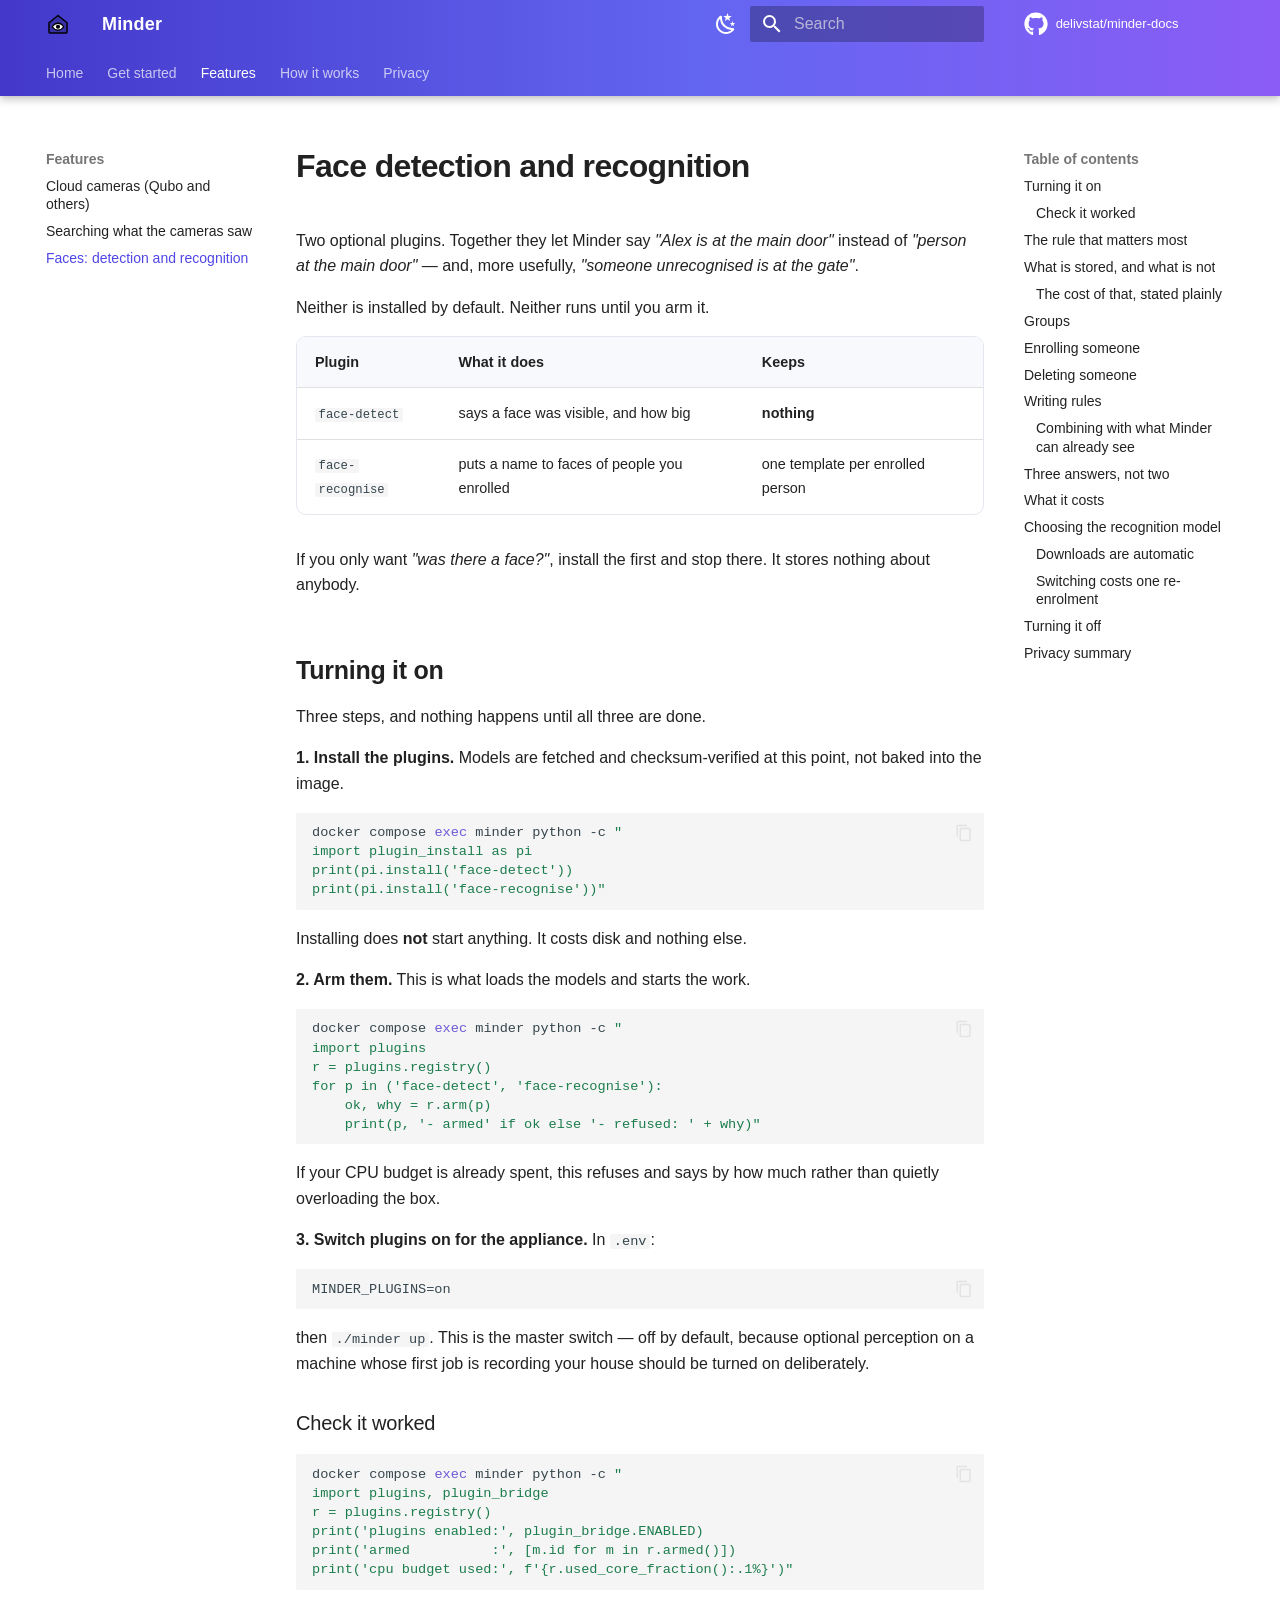
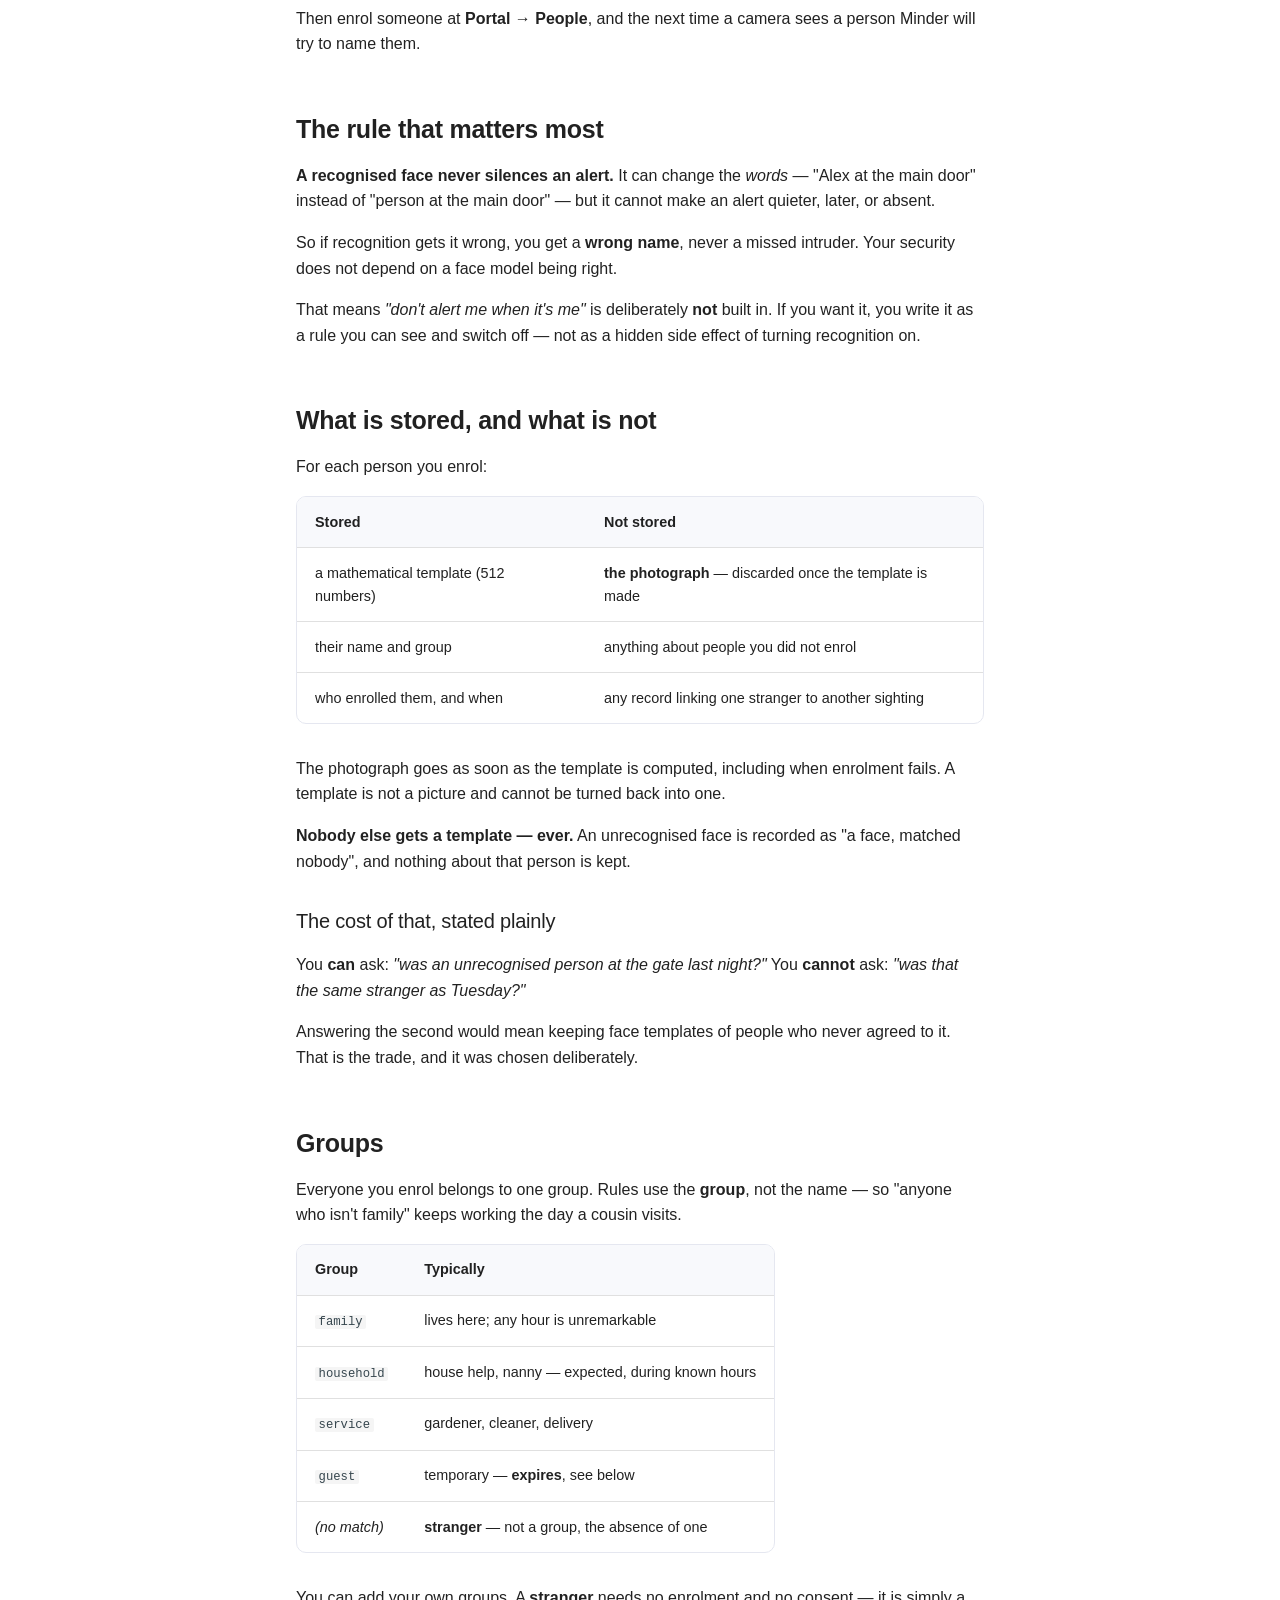
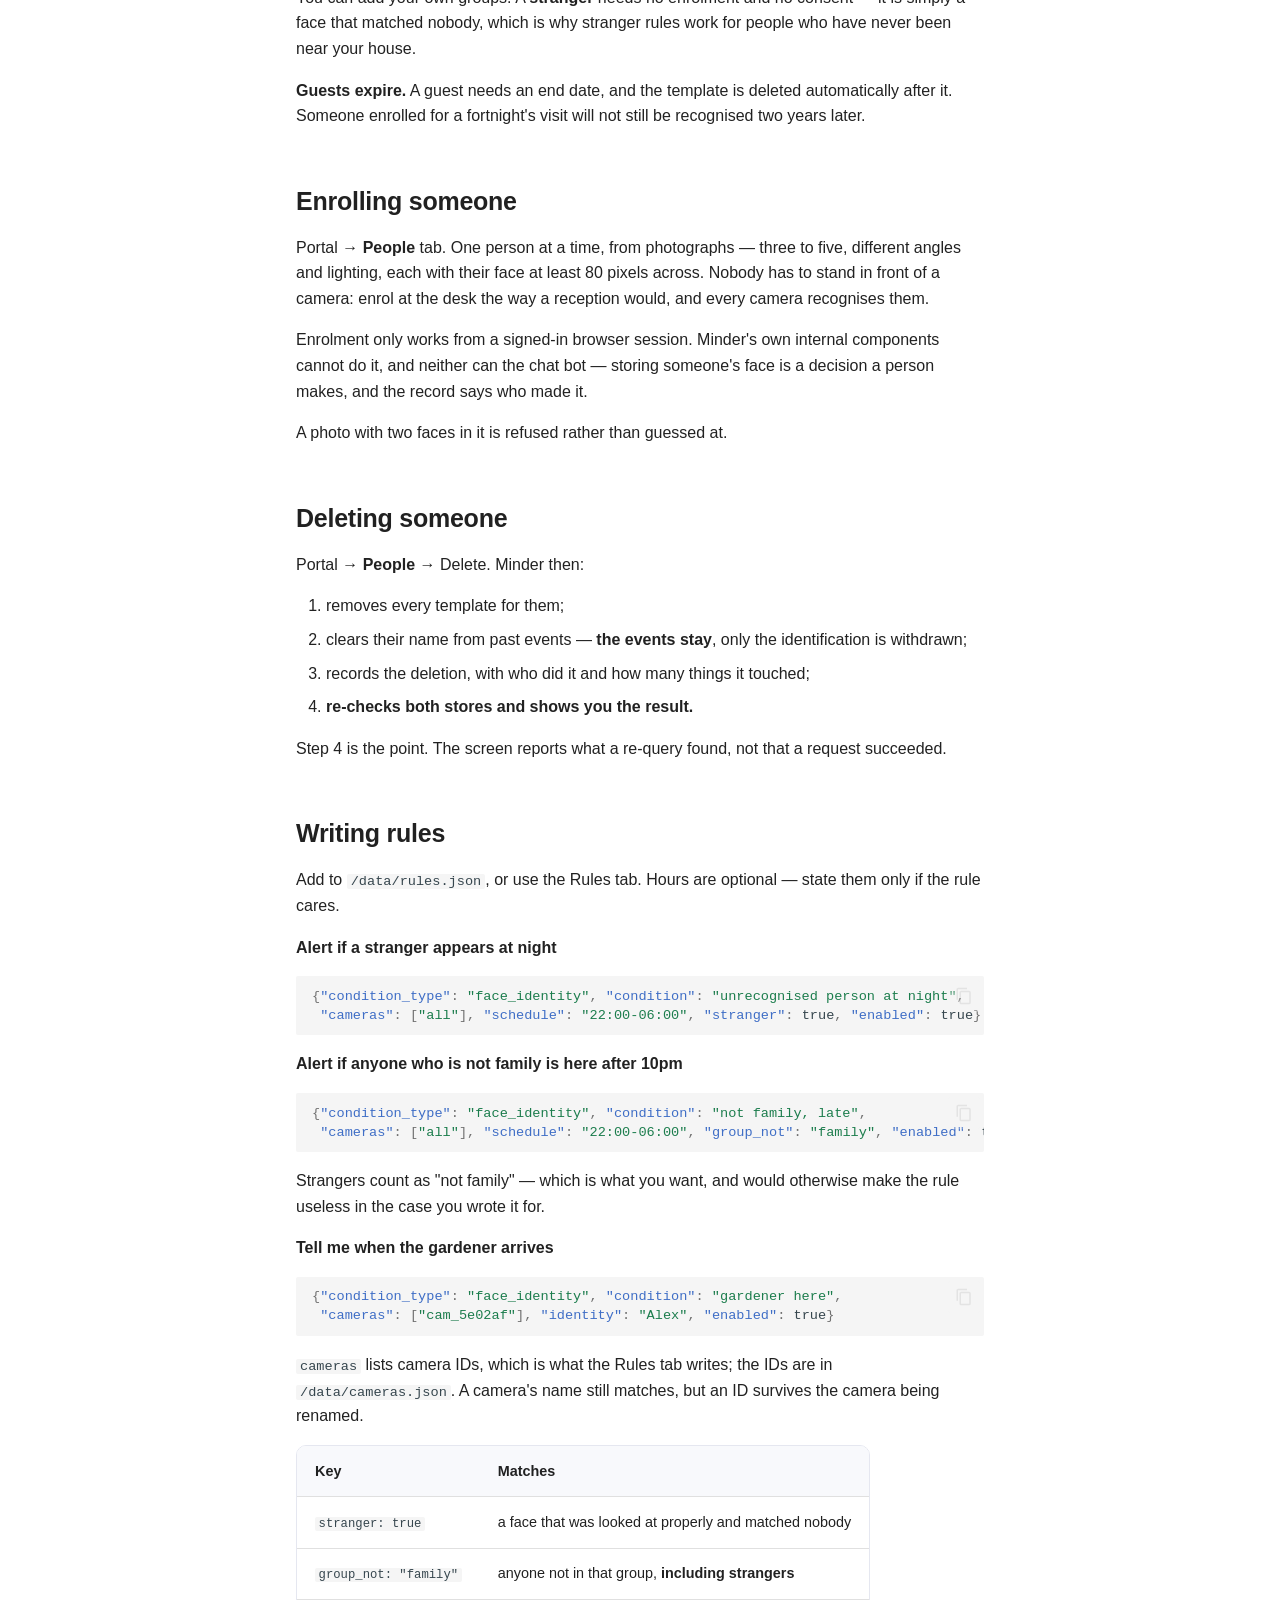
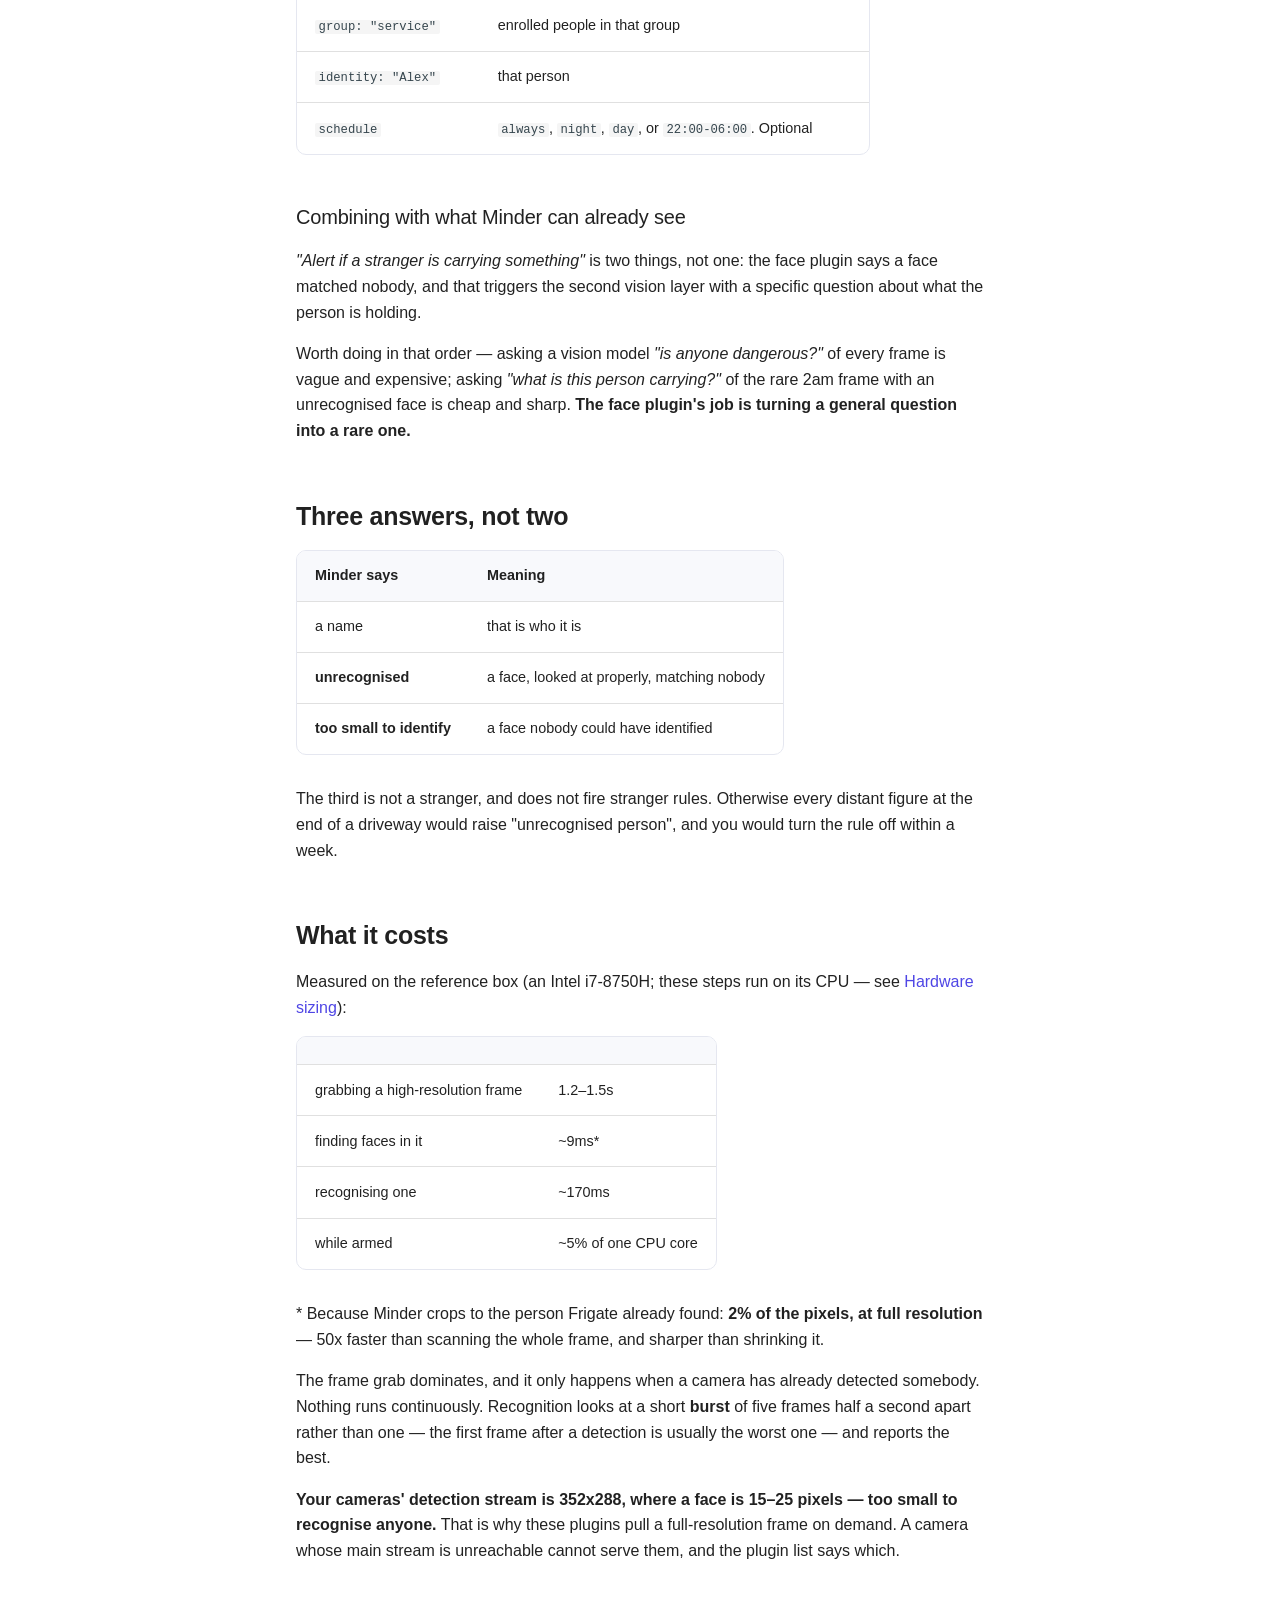
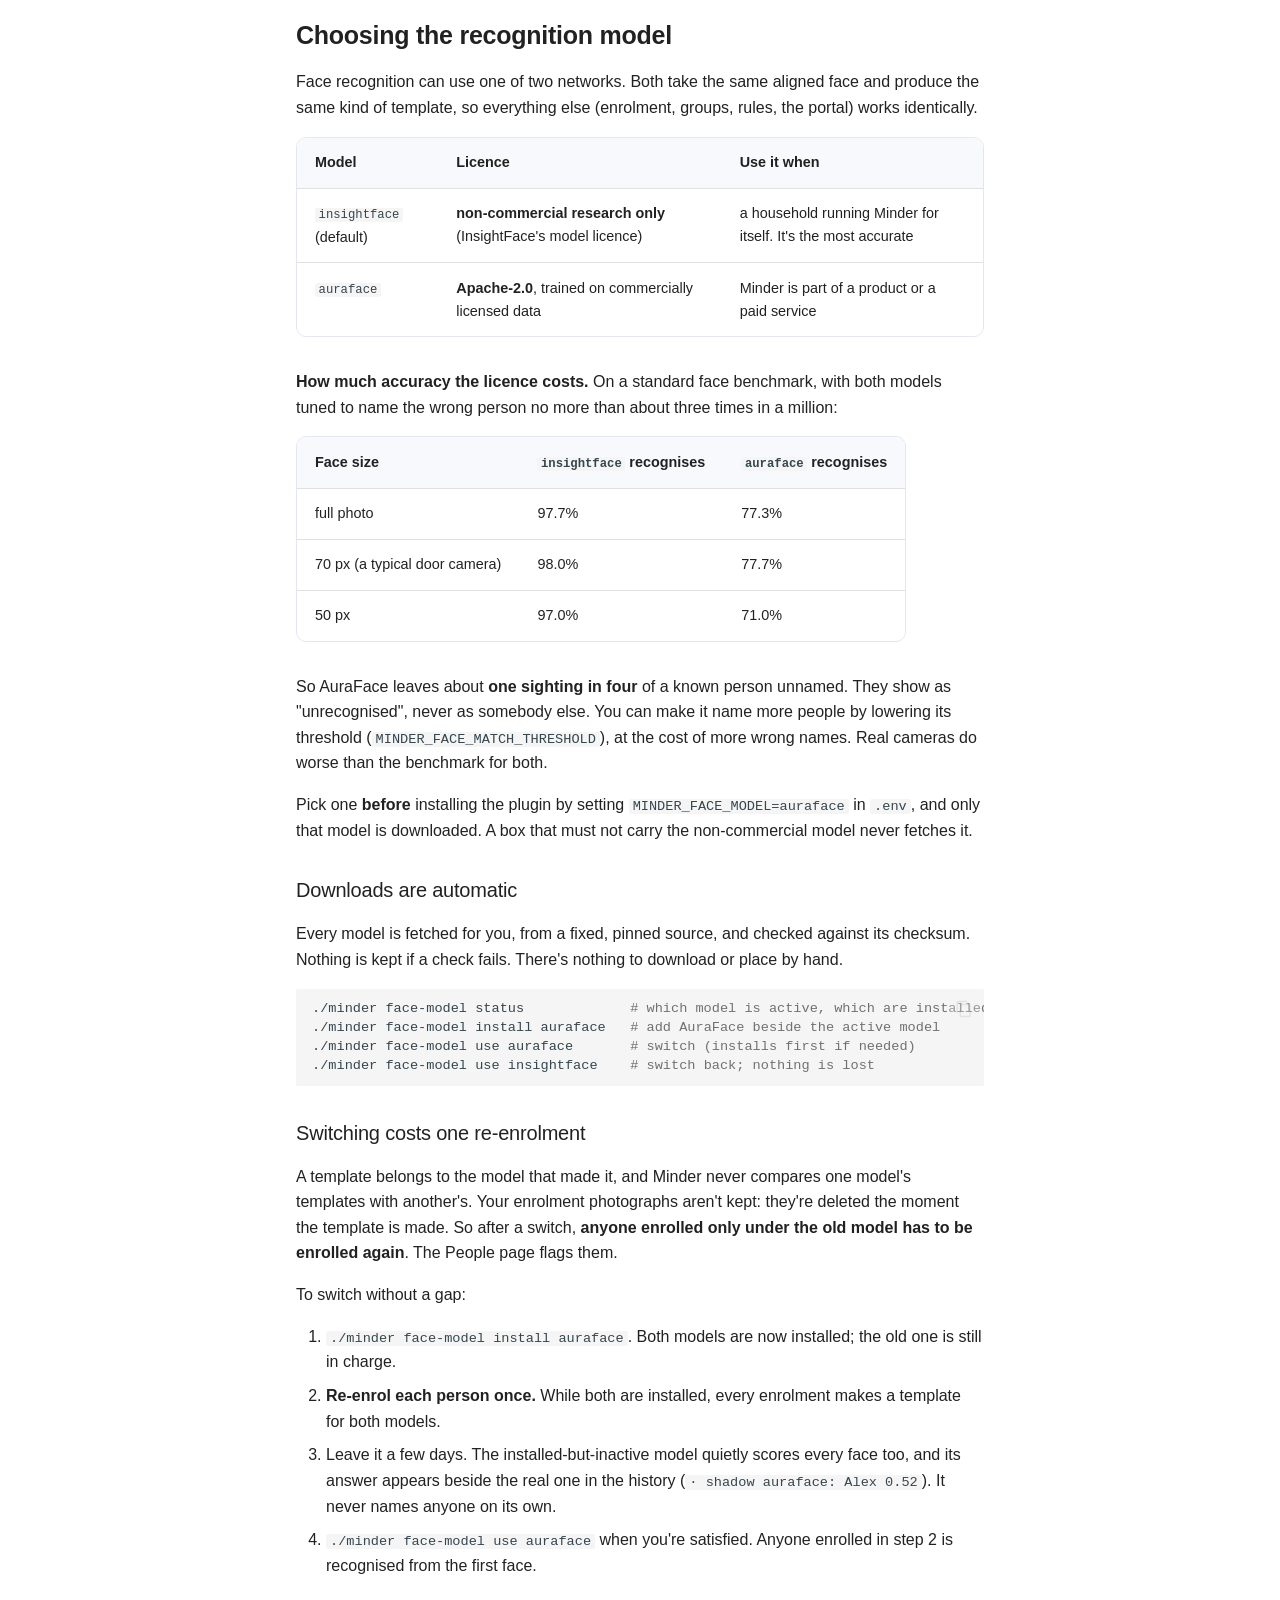
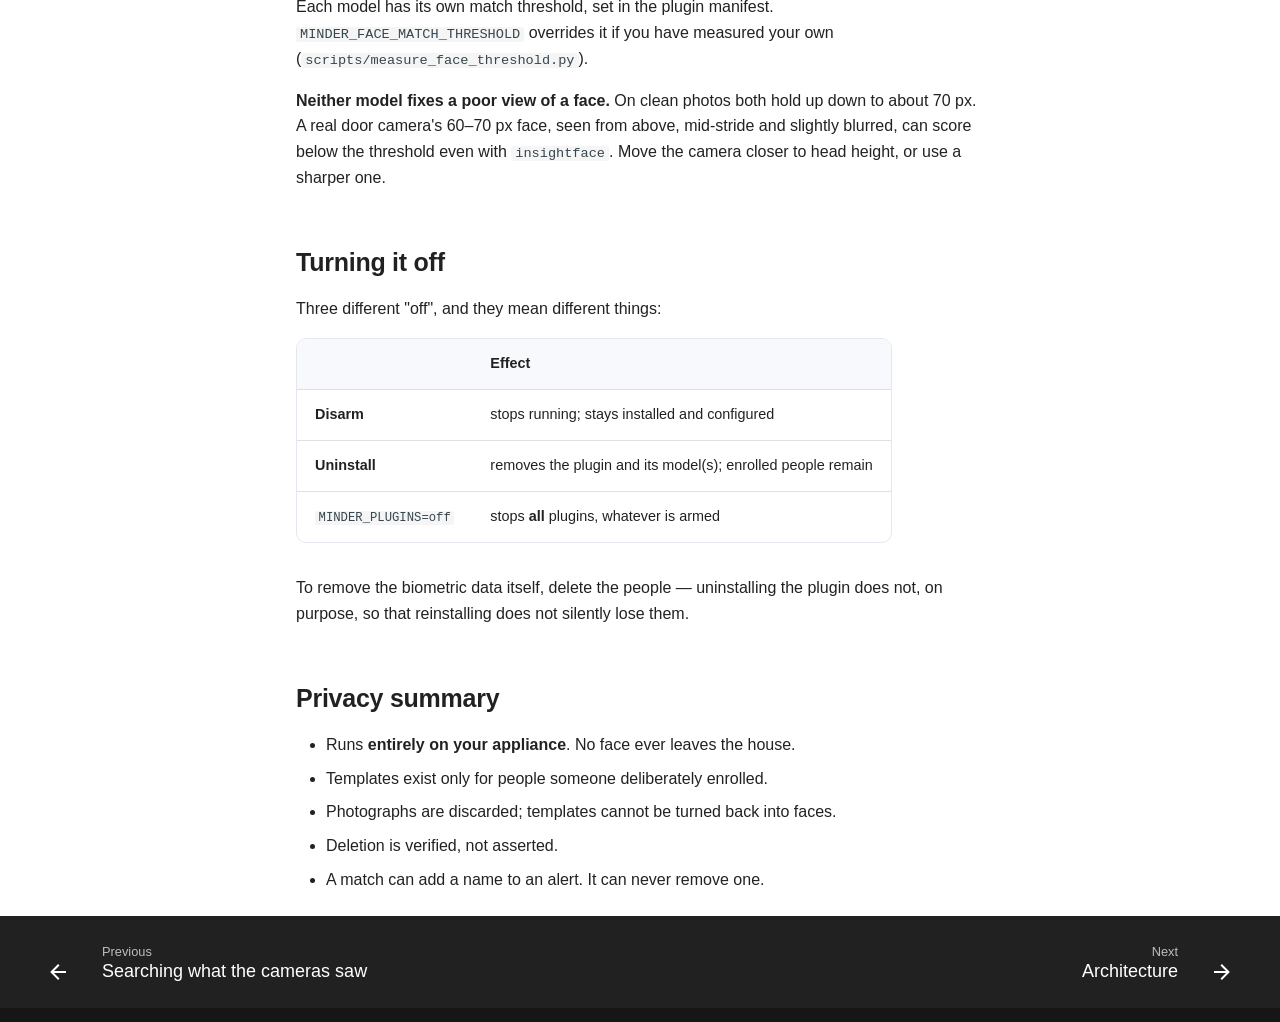
<file: face-recognition/index.html>
<!doctype html>
<html lang="en" class="no-js">
  <head>
    
      <meta charset="utf-8">
      <meta name="viewport" content="width=device-width,initial-scale=1">
      
        <meta name="description" content="A self-hosted home-security appliance. Watches, answers, acts, and tells you when it could not see.">
      
      
      
        <link rel="canonical" href="https://delivstat.github.io/minder-docs/face-recognition/">
      
      
        <link rel="prev" href="../search/">
      
      
        <link rel="next" href="../architecture/">
      
      
        
      
      
      <link rel="icon" href="../assets/logo.svg">
      <meta name="generator" content="mkdocs-1.6.1, mkdocs-material-9.8.0">
    
    
      
        <title>Faces: detection and recognition - Minder</title>
      
    
    
      <link rel="stylesheet" href="../assets/stylesheets/main.57a0d79d.min.css">
      
        
        <link rel="stylesheet" href="../assets/stylesheets/palette.fb2fffe2.min.css">
      
      


    
    
      
    
    
      
    
    
      <link rel="stylesheet" href="../stylesheets/extra.css">
    
    <script>__md_scope=new URL("..",location),__md_hash=e=>[...e].reduce(((e,_)=>(e<<5)-e+_.charCodeAt(0)),0),__md_get=(e,_=localStorage,t=__md_scope)=>JSON.parse(_.getItem(t.pathname+"."+e)),__md_set=(e,_,t=localStorage,a=__md_scope)=>{try{t.setItem(a.pathname+"."+e,JSON.stringify(_))}catch(e){}}</script>
    
      

    
    
  </head>
  
  
    
    
      
    
    
    
    
    <body dir="ltr" data-md-color-scheme="default" data-md-color-primary="custom" data-md-color-accent="custom">
  
    
    <input class="md-toggle" data-md-toggle="drawer" type="checkbox" id="__drawer" autocomplete="off">
    <input class="md-toggle" data-md-toggle="search" type="checkbox" id="__search" autocomplete="off">
    <label class="md-overlay" for="__drawer"></label>
    <div data-md-component="skip">
      
        
        <a href="#face-detection-and-recognition" class="md-skip">
          Skip to content
        </a>
      
    </div>
    <div data-md-component="announce">
      
    </div>
    
    
      

  

<header class="md-header md-header--shadow md-header--lifted" data-md-component="header">
  <nav class="md-header__inner md-grid" aria-label="Header">
    <a href=".." title="Minder" class="md-header__button md-logo" aria-label="Minder" data-md-component="logo">
      
  <img src="../assets/logo.svg" alt="logo">

    </a>
    <label class="md-header__button md-icon" for="__drawer">
      
      <svg xmlns="http://www.w3.org/2000/svg" viewBox="0 0 24 24"><path d="M3 6h18v2H3zm0 5h18v2H3zm0 5h18v2H3z"/></svg>
    </label>
    <div class="md-header__title" data-md-component="header-title">
      <div class="md-header__ellipsis">
        <div class="md-header__topic">
          <span class="md-ellipsis">
            Minder
          </span>
        </div>
        <div class="md-header__topic" data-md-component="header-topic">
          <span class="md-ellipsis">
            
              Faces: detection and recognition
            
          </span>
        </div>
      </div>
    </div>
    
      
        <form class="md-header__option" data-md-component="palette">
  
    
    
    
    <input class="md-option" data-md-color-media="(prefers-color-scheme: light)" data-md-color-scheme="default" data-md-color-primary="custom" data-md-color-accent="custom"  aria-label="Switch to dark mode"  type="radio" name="__palette" id="__palette_0">
    
      <label class="md-header__button md-icon" title="Switch to dark mode" for="__palette_1" hidden>
        <svg xmlns="http://www.w3.org/2000/svg" viewBox="0 0 24 24"><path d="m17.75 4.09-2.53 1.94.91 3.06-2.63-1.81-2.63 1.81.91-3.06-2.53-1.94L12.44 4l1.06-3 1.06 3zm3.5 6.91-1.64 1.25.59 1.98-1.7-1.17-1.7 1.17.59-1.98L15.75 11l2.06-.05L18.5 9l.69 1.95zm-2.28 4.95c.83-.08 1.72 1.1 1.19 1.85-.32.45-.66.87-1.08 1.27C15.17 23 8.84 23 4.94 19.07c-3.91-3.9-3.91-10.24 0-14.14.4-.4.82-.76 1.27-1.08.75-.53 1.93.36 1.85 1.19-.27 2.86.69 5.83 2.89 8.02a9.96 9.96 0 0 0 8.02 2.89m-1.64 2.02a12.08 12.08 0 0 1-7.8-3.47c-2.17-2.19-3.33-5-3.49-7.82-2.81 3.14-2.7 7.96.31 10.98 3.02 3.01 7.84 3.12 10.98.31"/></svg>
      </label>
    
  
    
    
    
    <input class="md-option" data-md-color-media="(prefers-color-scheme: dark)" data-md-color-scheme="slate" data-md-color-primary="custom" data-md-color-accent="custom"  aria-label="Switch to light mode"  type="radio" name="__palette" id="__palette_1">
    
      <label class="md-header__button md-icon" title="Switch to light mode" for="__palette_0" hidden>
        <svg xmlns="http://www.w3.org/2000/svg" viewBox="0 0 24 24"><path d="M12 7a5 5 0 0 1 5 5 5 5 0 0 1-5 5 5 5 0 0 1-5-5 5 5 0 0 1 5-5m0 2a3 3 0 0 0-3 3 3 3 0 0 0 3 3 3 3 0 0 0 3-3 3 3 0 0 0-3-3m0-7 2.39 3.42C13.65 5.15 12.84 5 12 5s-1.65.15-2.39.42zM3.34 7l4.16-.35A7.2 7.2 0 0 0 5.94 8.5c-.44.74-.69 1.5-.83 2.29zm.02 10 1.76-3.77a7.131 7.131 0 0 0 2.38 4.14zM20.65 7l-1.77 3.79a7.02 7.02 0 0 0-2.38-4.15zm-.01 10-4.14.36c.59-.51 1.12-1.14 1.54-1.86.42-.73.69-1.5.83-2.29zM12 22l-2.41-3.44c.74.27 1.55.44 2.41.44.82 0 1.63-.17 2.37-.44z"/></svg>
      </label>
    
  
</form>
      
    
    
      <script>var palette=__md_get("__palette");if(palette&&palette.color){if("(prefers-color-scheme)"===palette.color.media){var media=matchMedia("(prefers-color-scheme: light)"),input=document.querySelector(media.matches?"[data-md-color-media='(prefers-color-scheme: light)']":"[data-md-color-media='(prefers-color-scheme: dark)']");palette.color.media=input.getAttribute("data-md-color-media"),palette.color.scheme=input.getAttribute("data-md-color-scheme"),palette.color.primary=input.getAttribute("data-md-color-primary"),palette.color.accent=input.getAttribute("data-md-color-accent")}for(var[key,value]of Object.entries(palette.color))document.body.setAttribute("data-md-color-"+key,value)}</script>
    
    
    
      
      
        <label class="md-header__button md-icon" for="__search">
          
          <svg xmlns="http://www.w3.org/2000/svg" viewBox="0 0 24 24"><path d="M9.5 3A6.5 6.5 0 0 1 16 9.5c0 1.61-.59 3.09-1.56 4.23l.27.27h.79l5 5-1.5 1.5-5-5v-.79l-.27-.27A6.52 6.52 0 0 1 9.5 16 6.5 6.5 0 0 1 3 9.5 6.5 6.5 0 0 1 9.5 3m0 2C7 5 5 7 5 9.5S7 14 9.5 14 14 12 14 9.5 12 5 9.5 5"/></svg>
        </label>
        <div class="md-search" data-md-component="search" role="dialog">
  <label class="md-search__overlay" for="__search"></label>
  <div class="md-search__inner" role="search">
    <form class="md-search__form" name="search">
      <input type="text" class="md-search__input" name="query" aria-label="Search" placeholder="Search" autocapitalize="off" autocorrect="off" autocomplete="off" spellcheck="false" data-md-component="search-query" required>
      <label class="md-search__icon md-icon" for="__search">
        
        <svg xmlns="http://www.w3.org/2000/svg" viewBox="0 0 24 24"><path d="M9.5 3A6.5 6.5 0 0 1 16 9.5c0 1.61-.59 3.09-1.56 4.23l.27.27h.79l5 5-1.5 1.5-5-5v-.79l-.27-.27A6.52 6.52 0 0 1 9.5 16 6.5 6.5 0 0 1 3 9.5 6.5 6.5 0 0 1 9.5 3m0 2C7 5 5 7 5 9.5S7 14 9.5 14 14 12 14 9.5 12 5 9.5 5"/></svg>
        
        <svg xmlns="http://www.w3.org/2000/svg" viewBox="0 0 24 24"><path d="M20 11v2H8l5.5 5.5-1.42 1.42L4.16 12l7.92-7.92L13.5 5.5 8 11z"/></svg>
      </label>
      <nav class="md-search__options" aria-label="Search">
        
        <button type="reset" class="md-search__icon md-icon" title="Clear" aria-label="Clear" tabindex="-1">
          
          <svg xmlns="http://www.w3.org/2000/svg" viewBox="0 0 24 24"><path d="M19 6.41 17.59 5 12 10.59 6.41 5 5 6.41 10.59 12 5 17.59 6.41 19 12 13.41 17.59 19 19 17.59 13.41 12z"/></svg>
        </button>
      </nav>
      
        <div class="md-search__suggest" data-md-component="search-suggest"></div>
      
    </form>
    <div class="md-search__output">
      <div class="md-search__scrollwrap" tabindex="0" data-md-scrollfix>
        <div class="md-search-result" data-md-component="search-result">
          <div class="md-search-result__meta">
            Initializing search
          </div>
          <ol class="md-search-result__list" role="presentation"></ol>
        </div>
      </div>
    </div>
  </div>
</div>
      
    
    
      <div class="md-header__source">
        <a href="https://github.com/delivstat/minder-docs" title="Go to repository" class="md-source" data-md-component="source">
  <div class="md-source__icon md-icon">
    
    <svg xmlns="http://www.w3.org/2000/svg" viewBox="0 0 512 512"><!--! Font Awesome Free 7.1.0 by @fontawesome - https://fontawesome.com License - https://fontawesome.com/license/free (Icons: CC BY 4.0, Fonts: SIL OFL 1.1, Code: MIT License) Copyright 2025 Fonticons, Inc.--><path d="M173.9 397.4c0 2-2.3 3.6-5.2 3.6-3.3.3-5.6-1.3-5.6-3.6 0-2 2.3-3.6 5.2-3.6 3-.3 5.6 1.3 5.6 3.6m-31.1-4.5c-.7 2 1.3 4.3 4.3 4.9 2.6 1 5.6 0 6.2-2s-1.3-4.3-4.3-5.2c-2.6-.7-5.5.3-6.2 2.3m44.2-1.7c-2.9.7-4.9 2.6-4.6 4.9.3 2 2.9 3.3 5.9 2.6 2.9-.7 4.9-2.6 4.6-4.6-.3-1.9-3-3.2-5.9-2.9M252.8 8C114.1 8 8 113.3 8 252c0 110.9 69.8 205.8 169.5 239.2 12.8 2.3 17.3-5.6 17.3-12.1 0-6.2-.3-40.4-.3-61.4 0 0-70 15-84.7-29.8 0 0-11.4-29.1-27.8-36.6 0 0-22.9-15.7 1.6-15.4 0 0 24.9 2 38.6 25.8 21.9 38.6 58.6 27.5 72.9 20.9 2.3-16 8.8-27.1 16-33.7-55.9-6.2-112.3-14.3-112.3-110.5 0-27.5 7.6-41.3 23.6-58.9-2.6-6.5-11.1-33.3 2.6-67.9 20.9-6.5 69 27 69 27 20-5.6 41.5-8.5 62.8-8.5s42.8 2.9 62.8 8.5c0 0 48.1-33.6 69-27 13.7 34.7 5.2 61.4 2.6 67.9 16 17.7 25.8 31.5 25.8 58.9 0 96.5-58.9 104.2-114.8 110.5 9.2 7.9 17 22.9 17 46.4 0 33.7-.3 75.4-.3 83.6 0 6.5 4.6 14.4 17.3 12.1C436.2 457.8 504 362.9 504 252 504 113.3 391.5 8 252.8 8M105.2 352.9c-1.3 1-1 3.3.7 5.2 1.6 1.6 3.9 2.3 5.2 1 1.3-1 1-3.3-.7-5.2-1.6-1.6-3.9-2.3-5.2-1m-10.8-8.1c-.7 1.3.3 2.9 2.3 3.9 1.6 1 3.6.7 4.3-.7.7-1.3-.3-2.9-2.3-3.9-2-.6-3.6-.3-4.3.7m32.4 35.6c-1.6 1.3-1 4.3 1.3 6.2 2.3 2.3 5.2 2.6 6.5 1 1.3-1.3.7-4.3-1.3-6.2-2.2-2.3-5.2-2.6-6.5-1m-11.4-14.7c-1.6 1-1.6 3.6 0 5.9s4.3 3.3 5.6 2.3c1.6-1.3 1.6-3.9 0-6.2-1.4-2.3-4-3.3-5.6-2"/></svg>
  </div>
  <div class="md-source__repository">
    delivstat/minder-docs
  </div>
</a>
      </div>
    
  </nav>
  
    
      
<nav class="md-tabs" aria-label="Tabs" data-md-component="tabs">
  <div class="md-grid">
    <ul class="md-tabs__list">
      
        
  
  
  
  
    <li class="md-tabs__item">
      <a href=".." class="md-tabs__link">
        
  
  
    
  
  Home

      </a>
    </li>
  

      
        
  
  
  
  
    
    
      <li class="md-tabs__item">
        <a href="../using-minder/" class="md-tabs__link">
          
  
  
    
  
  Get started

        </a>
      </li>
    
  

      
        
  
  
  
    
  
  
    
    
      <li class="md-tabs__item md-tabs__item--active">
        <a href="../cloud-cameras/" class="md-tabs__link">
          
  
  
    
  
  Features

        </a>
      </li>
    
  

      
        
  
  
  
  
    
    
      <li class="md-tabs__item">
        <a href="../architecture/" class="md-tabs__link">
          
  
  
    
  
  How it works

        </a>
      </li>
    
  

      
        
  
  
  
  
    <li class="md-tabs__item">
      <a href="../privacy/" class="md-tabs__link">
        
  
  
    
  
  Privacy

      </a>
    </li>
  

      
    </ul>
  </div>
</nav>
    
  
</header>
    
    <div class="md-container" data-md-component="container">
      
      
        
      
      <main class="md-main" data-md-component="main">
        <div class="md-main__inner md-grid">
          
            
              
              <div class="md-sidebar md-sidebar--primary" data-md-component="sidebar" data-md-type="navigation" >
                <div class="md-sidebar__scrollwrap">
                  <div class="md-sidebar__inner">
                    


  


<nav class="md-nav md-nav--primary md-nav--lifted" aria-label="Navigation" data-md-level="0">
  <label class="md-nav__title" for="__drawer">
    <a href=".." title="Minder" class="md-nav__button md-logo" aria-label="Minder" data-md-component="logo">
      
  <img src="../assets/logo.svg" alt="logo">

    </a>
    Minder
  </label>
  
    <div class="md-nav__source">
      <a href="https://github.com/delivstat/minder-docs" title="Go to repository" class="md-source" data-md-component="source">
  <div class="md-source__icon md-icon">
    
    <svg xmlns="http://www.w3.org/2000/svg" viewBox="0 0 512 512"><!--! Font Awesome Free 7.1.0 by @fontawesome - https://fontawesome.com License - https://fontawesome.com/license/free (Icons: CC BY 4.0, Fonts: SIL OFL 1.1, Code: MIT License) Copyright 2025 Fonticons, Inc.--><path d="M173.9 397.4c0 2-2.3 3.6-5.2 3.6-3.3.3-5.6-1.3-5.6-3.6 0-2 2.3-3.6 5.2-3.6 3-.3 5.6 1.3 5.6 3.6m-31.1-4.5c-.7 2 1.3 4.3 4.3 4.9 2.6 1 5.6 0 6.2-2s-1.3-4.3-4.3-5.2c-2.6-.7-5.5.3-6.2 2.3m44.2-1.7c-2.9.7-4.9 2.6-4.6 4.9.3 2 2.9 3.3 5.9 2.6 2.9-.7 4.9-2.6 4.6-4.6-.3-1.9-3-3.2-5.9-2.9M252.8 8C114.1 8 8 113.3 8 252c0 110.9 69.8 205.8 169.5 239.2 12.8 2.3 17.3-5.6 17.3-12.1 0-6.2-.3-40.4-.3-61.4 0 0-70 15-84.7-29.8 0 0-11.4-29.1-27.8-36.6 0 0-22.9-15.7 1.6-15.4 0 0 24.9 2 38.6 25.8 21.9 38.6 58.6 27.5 72.9 20.9 2.3-16 8.8-27.1 16-33.7-55.9-6.2-112.3-14.3-112.3-110.5 0-27.5 7.6-41.3 23.6-58.9-2.6-6.5-11.1-33.3 2.6-67.9 20.9-6.5 69 27 69 27 20-5.6 41.5-8.5 62.8-8.5s42.8 2.9 62.8 8.5c0 0 48.1-33.6 69-27 13.7 34.7 5.2 61.4 2.6 67.9 16 17.7 25.8 31.5 25.8 58.9 0 96.5-58.9 104.2-114.8 110.5 9.2 7.9 17 22.9 17 46.4 0 33.7-.3 75.4-.3 83.6 0 6.5 4.6 14.4 17.3 12.1C436.2 457.8 504 362.9 504 252 504 113.3 391.5 8 252.8 8M105.2 352.9c-1.3 1-1 3.3.7 5.2 1.6 1.6 3.9 2.3 5.2 1 1.3-1 1-3.3-.7-5.2-1.6-1.6-3.9-2.3-5.2-1m-10.8-8.1c-.7 1.3.3 2.9 2.3 3.9 1.6 1 3.6.7 4.3-.7.7-1.3-.3-2.9-2.3-3.9-2-.6-3.6-.3-4.3.7m32.4 35.6c-1.6 1.3-1 4.3 1.3 6.2 2.3 2.3 5.2 2.6 6.5 1 1.3-1.3.7-4.3-1.3-6.2-2.2-2.3-5.2-2.6-6.5-1m-11.4-14.7c-1.6 1-1.6 3.6 0 5.9s4.3 3.3 5.6 2.3c1.6-1.3 1.6-3.9 0-6.2-1.4-2.3-4-3.3-5.6-2"/></svg>
  </div>
  <div class="md-source__repository">
    delivstat/minder-docs
  </div>
</a>
    </div>
  
  <ul class="md-nav__list" data-md-scrollfix>
    
      
      
  
  
  
  
    <li class="md-nav__item">
      <a href=".." class="md-nav__link">
        
  
  
  <span class="md-ellipsis">
    
  
    Home
  

    
  </span>
  
  

      </a>
    </li>
  

    
      
      
  
  
  
  
    
    
      
        
      
        
      
        
      
        
      
    
    
    
      
      
    
    
    <li class="md-nav__item md-nav__item--nested">
      
        
        
        <input class="md-nav__toggle md-toggle " type="checkbox" id="__nav_2" >
        
          
          <label class="md-nav__link" for="__nav_2" id="__nav_2_label" tabindex="0">
            
  
  
  <span class="md-ellipsis">
    
  
    Get started
  

    
  </span>
  
  

            <span class="md-nav__icon md-icon"></span>
          </label>
        
        <nav class="md-nav" data-md-level="1" aria-labelledby="__nav_2_label" aria-expanded="false">
          <label class="md-nav__title" for="__nav_2">
            <span class="md-nav__icon md-icon"></span>
            
  
    Get started
  

          </label>
          <ul class="md-nav__list" data-md-scrollfix>
            
              
                
  
  
  
  
    <li class="md-nav__item">
      <a href="../using-minder/" class="md-nav__link">
        
  
  
  <span class="md-ellipsis">
    
  
    Using Minder
  

    
  </span>
  
  

      </a>
    </li>
  

              
            
              
                
  
  
  
  
    <li class="md-nav__item">
      <a href="../hardware-sizing/" class="md-nav__link">
        
  
  
  <span class="md-ellipsis">
    
  
    Hardware sizing
  

    
  </span>
  
  

      </a>
    </li>
  

              
            
              
                
  
  
  
  
    <li class="md-nav__item">
      <a href="../cloud-model/" class="md-nav__link">
        
  
  
  <span class="md-ellipsis">
    
  
    The language model in the cloud
  

    
  </span>
  
  

      </a>
    </li>
  

              
            
              
                
  
  
  
  
    <li class="md-nav__item">
      <a href="../walkthrough/" class="md-nav__link">
        
  
  
  <span class="md-ellipsis">
    
  
    Walkthrough
  

    
  </span>
  
  

      </a>
    </li>
  

              
            
          </ul>
        </nav>
      
    </li>
  

    
      
      
  
  
    
  
  
  
    
    
      
        
      
        
      
        
      
    
    
    
      
        
        
      
      
    
    
    <li class="md-nav__item md-nav__item--active md-nav__item--section md-nav__item--nested">
      
        
        
        <input class="md-nav__toggle md-toggle " type="checkbox" id="__nav_3" checked>
        
          
          <label class="md-nav__link" for="__nav_3" id="__nav_3_label" tabindex="">
            
  
  
  <span class="md-ellipsis">
    
  
    Features
  

    
  </span>
  
  

            <span class="md-nav__icon md-icon"></span>
          </label>
        
        <nav class="md-nav" data-md-level="1" aria-labelledby="__nav_3_label" aria-expanded="true">
          <label class="md-nav__title" for="__nav_3">
            <span class="md-nav__icon md-icon"></span>
            
  
    Features
  

          </label>
          <ul class="md-nav__list" data-md-scrollfix>
            
              
                
  
  
  
  
    <li class="md-nav__item">
      <a href="../cloud-cameras/" class="md-nav__link">
        
  
  
  <span class="md-ellipsis">
    
  
    Cloud cameras (Qubo and others)
  

    
  </span>
  
  

      </a>
    </li>
  

              
            
              
                
  
  
  
  
    <li class="md-nav__item">
      <a href="../search/" class="md-nav__link">
        
  
  
  <span class="md-ellipsis">
    
  
    Searching what the cameras saw
  

    
  </span>
  
  

      </a>
    </li>
  

              
            
              
                
  
  
    
  
  
  
    <li class="md-nav__item md-nav__item--active">
      
      <input class="md-nav__toggle md-toggle" type="checkbox" id="__toc">
      
      
        
      
      
        <label class="md-nav__link md-nav__link--active" for="__toc">
          
  
  
  <span class="md-ellipsis">
    
  
    Faces: detection and recognition
  

    
  </span>
  
  

          <span class="md-nav__icon md-icon"></span>
        </label>
      
      <a href="./" class="md-nav__link md-nav__link--active">
        
  
  
  <span class="md-ellipsis">
    
  
    Faces: detection and recognition
  

    
  </span>
  
  

      </a>
      
        

<nav class="md-nav md-nav--secondary" aria-label="Table of contents">
  
  
  
    
  
  
    <label class="md-nav__title" for="__toc">
      <span class="md-nav__icon md-icon"></span>
      Table of contents
    </label>
    <ul class="md-nav__list" data-md-component="toc" data-md-scrollfix>
      
        <li class="md-nav__item">
  <a href="#turning-it-on" class="md-nav__link">
    <span class="md-ellipsis">
      
        Turning it on
      
    </span>
  </a>
  
    <nav class="md-nav" aria-label="Turning it on">
      <ul class="md-nav__list">
        
          <li class="md-nav__item">
  <a href="#check-it-worked" class="md-nav__link">
    <span class="md-ellipsis">
      
        Check it worked
      
    </span>
  </a>
  
</li>
        
      </ul>
    </nav>
  
</li>
      
        <li class="md-nav__item">
  <a href="#the-rule-that-matters-most" class="md-nav__link">
    <span class="md-ellipsis">
      
        The rule that matters most
      
    </span>
  </a>
  
</li>
      
        <li class="md-nav__item">
  <a href="#what-is-stored-and-what-is-not" class="md-nav__link">
    <span class="md-ellipsis">
      
        What is stored, and what is not
      
    </span>
  </a>
  
    <nav class="md-nav" aria-label="What is stored, and what is not">
      <ul class="md-nav__list">
        
          <li class="md-nav__item">
  <a href="#the-cost-of-that-stated-plainly" class="md-nav__link">
    <span class="md-ellipsis">
      
        The cost of that, stated plainly
      
    </span>
  </a>
  
</li>
        
      </ul>
    </nav>
  
</li>
      
        <li class="md-nav__item">
  <a href="#groups" class="md-nav__link">
    <span class="md-ellipsis">
      
        Groups
      
    </span>
  </a>
  
</li>
      
        <li class="md-nav__item">
  <a href="#enrolling-someone" class="md-nav__link">
    <span class="md-ellipsis">
      
        Enrolling someone
      
    </span>
  </a>
  
</li>
      
        <li class="md-nav__item">
  <a href="#deleting-someone" class="md-nav__link">
    <span class="md-ellipsis">
      
        Deleting someone
      
    </span>
  </a>
  
</li>
      
        <li class="md-nav__item">
  <a href="#writing-rules" class="md-nav__link">
    <span class="md-ellipsis">
      
        Writing rules
      
    </span>
  </a>
  
    <nav class="md-nav" aria-label="Writing rules">
      <ul class="md-nav__list">
        
          <li class="md-nav__item">
  <a href="#combining-with-what-minder-can-already-see" class="md-nav__link">
    <span class="md-ellipsis">
      
        Combining with what Minder can already see
      
    </span>
  </a>
  
</li>
        
      </ul>
    </nav>
  
</li>
      
        <li class="md-nav__item">
  <a href="#three-answers-not-two" class="md-nav__link">
    <span class="md-ellipsis">
      
        Three answers, not two
      
    </span>
  </a>
  
</li>
      
        <li class="md-nav__item">
  <a href="#what-it-costs" class="md-nav__link">
    <span class="md-ellipsis">
      
        What it costs
      
    </span>
  </a>
  
</li>
      
        <li class="md-nav__item">
  <a href="#choosing-the-recognition-model" class="md-nav__link">
    <span class="md-ellipsis">
      
        Choosing the recognition model
      
    </span>
  </a>
  
    <nav class="md-nav" aria-label="Choosing the recognition model">
      <ul class="md-nav__list">
        
          <li class="md-nav__item">
  <a href="#downloads-are-automatic" class="md-nav__link">
    <span class="md-ellipsis">
      
        Downloads are automatic
      
    </span>
  </a>
  
</li>
        
          <li class="md-nav__item">
  <a href="#switching-costs-one-re-enrolment" class="md-nav__link">
    <span class="md-ellipsis">
      
        Switching costs one re-enrolment
      
    </span>
  </a>
  
</li>
        
      </ul>
    </nav>
  
</li>
      
        <li class="md-nav__item">
  <a href="#turning-it-off" class="md-nav__link">
    <span class="md-ellipsis">
      
        Turning it off
      
    </span>
  </a>
  
</li>
      
        <li class="md-nav__item">
  <a href="#privacy-summary" class="md-nav__link">
    <span class="md-ellipsis">
      
        Privacy summary
      
    </span>
  </a>
  
</li>
      
    </ul>
  
</nav>
      
    </li>
  

              
            
          </ul>
        </nav>
      
    </li>
  

    
      
      
  
  
  
  
    
    
      
        
      
        
      
    
    
    
      
      
    
    
    <li class="md-nav__item md-nav__item--nested">
      
        
        
        <input class="md-nav__toggle md-toggle " type="checkbox" id="__nav_4" >
        
          
          <label class="md-nav__link" for="__nav_4" id="__nav_4_label" tabindex="0">
            
  
  
  <span class="md-ellipsis">
    
  
    How it works
  

    
  </span>
  
  

            <span class="md-nav__icon md-icon"></span>
          </label>
        
        <nav class="md-nav" data-md-level="1" aria-labelledby="__nav_4_label" aria-expanded="false">
          <label class="md-nav__title" for="__nav_4">
            <span class="md-nav__icon md-icon"></span>
            
  
    How it works
  

          </label>
          <ul class="md-nav__list" data-md-scrollfix>
            
              
                
  
  
  
  
    <li class="md-nav__item">
      <a href="../architecture/" class="md-nav__link">
        
  
  
  <span class="md-ellipsis">
    
  
    Architecture
  

    
  </span>
  
  

      </a>
    </li>
  

              
            
              
                
  
  
  
  
    <li class="md-nav__item">
      <a href="../detector-tuning/" class="md-nav__link">
        
  
  
  <span class="md-ellipsis">
    
  
    Detector tuning
  

    
  </span>
  
  

      </a>
    </li>
  

              
            
          </ul>
        </nav>
      
    </li>
  

    
      
      
  
  
  
  
    <li class="md-nav__item">
      <a href="../privacy/" class="md-nav__link">
        
  
  
  <span class="md-ellipsis">
    
  
    Privacy
  

    
  </span>
  
  

      </a>
    </li>
  

    
  </ul>
</nav>
                  </div>
                </div>
              </div>
            
            
              
              <div class="md-sidebar md-sidebar--secondary" data-md-component="sidebar" data-md-type="toc" >
                <div class="md-sidebar__scrollwrap">
                  <div class="md-sidebar__inner">
                    

<nav class="md-nav md-nav--secondary" aria-label="Table of contents">
  
  
  
    
  
  
    <label class="md-nav__title" for="__toc">
      <span class="md-nav__icon md-icon"></span>
      Table of contents
    </label>
    <ul class="md-nav__list" data-md-component="toc" data-md-scrollfix>
      
        <li class="md-nav__item">
  <a href="#turning-it-on" class="md-nav__link">
    <span class="md-ellipsis">
      
        Turning it on
      
    </span>
  </a>
  
    <nav class="md-nav" aria-label="Turning it on">
      <ul class="md-nav__list">
        
          <li class="md-nav__item">
  <a href="#check-it-worked" class="md-nav__link">
    <span class="md-ellipsis">
      
        Check it worked
      
    </span>
  </a>
  
</li>
        
      </ul>
    </nav>
  
</li>
      
        <li class="md-nav__item">
  <a href="#the-rule-that-matters-most" class="md-nav__link">
    <span class="md-ellipsis">
      
        The rule that matters most
      
    </span>
  </a>
  
</li>
      
        <li class="md-nav__item">
  <a href="#what-is-stored-and-what-is-not" class="md-nav__link">
    <span class="md-ellipsis">
      
        What is stored, and what is not
      
    </span>
  </a>
  
    <nav class="md-nav" aria-label="What is stored, and what is not">
      <ul class="md-nav__list">
        
          <li class="md-nav__item">
  <a href="#the-cost-of-that-stated-plainly" class="md-nav__link">
    <span class="md-ellipsis">
      
        The cost of that, stated plainly
      
    </span>
  </a>
  
</li>
        
      </ul>
    </nav>
  
</li>
      
        <li class="md-nav__item">
  <a href="#groups" class="md-nav__link">
    <span class="md-ellipsis">
      
        Groups
      
    </span>
  </a>
  
</li>
      
        <li class="md-nav__item">
  <a href="#enrolling-someone" class="md-nav__link">
    <span class="md-ellipsis">
      
        Enrolling someone
      
    </span>
  </a>
  
</li>
      
        <li class="md-nav__item">
  <a href="#deleting-someone" class="md-nav__link">
    <span class="md-ellipsis">
      
        Deleting someone
      
    </span>
  </a>
  
</li>
      
        <li class="md-nav__item">
  <a href="#writing-rules" class="md-nav__link">
    <span class="md-ellipsis">
      
        Writing rules
      
    </span>
  </a>
  
    <nav class="md-nav" aria-label="Writing rules">
      <ul class="md-nav__list">
        
          <li class="md-nav__item">
  <a href="#combining-with-what-minder-can-already-see" class="md-nav__link">
    <span class="md-ellipsis">
      
        Combining with what Minder can already see
      
    </span>
  </a>
  
</li>
        
      </ul>
    </nav>
  
</li>
      
        <li class="md-nav__item">
  <a href="#three-answers-not-two" class="md-nav__link">
    <span class="md-ellipsis">
      
        Three answers, not two
      
    </span>
  </a>
  
</li>
      
        <li class="md-nav__item">
  <a href="#what-it-costs" class="md-nav__link">
    <span class="md-ellipsis">
      
        What it costs
      
    </span>
  </a>
  
</li>
      
        <li class="md-nav__item">
  <a href="#choosing-the-recognition-model" class="md-nav__link">
    <span class="md-ellipsis">
      
        Choosing the recognition model
      
    </span>
  </a>
  
    <nav class="md-nav" aria-label="Choosing the recognition model">
      <ul class="md-nav__list">
        
          <li class="md-nav__item">
  <a href="#downloads-are-automatic" class="md-nav__link">
    <span class="md-ellipsis">
      
        Downloads are automatic
      
    </span>
  </a>
  
</li>
        
          <li class="md-nav__item">
  <a href="#switching-costs-one-re-enrolment" class="md-nav__link">
    <span class="md-ellipsis">
      
        Switching costs one re-enrolment
      
    </span>
  </a>
  
</li>
        
      </ul>
    </nav>
  
</li>
      
        <li class="md-nav__item">
  <a href="#turning-it-off" class="md-nav__link">
    <span class="md-ellipsis">
      
        Turning it off
      
    </span>
  </a>
  
</li>
      
        <li class="md-nav__item">
  <a href="#privacy-summary" class="md-nav__link">
    <span class="md-ellipsis">
      
        Privacy summary
      
    </span>
  </a>
  
</li>
      
    </ul>
  
</nav>
                  </div>
                </div>
              </div>
            
          
          
            <div class="md-content" data-md-component="content">
              
              <article class="md-content__inner md-typeset">
                
                  


  
  


<h1 id="face-detection-and-recognition">Face detection and recognition<a class="headerlink" href="#face-detection-and-recognition" title="Permanent link">&para;</a></h1>
<p>Two optional plugins. Together they let Minder say <em>"Alex is at the main door"</em> instead of
<em>"person at the main door"</em> — and, more usefully, <em>"someone unrecognised is at the gate"</em>.</p>
<p>Neither is installed by default. Neither runs until you arm it.</p>
<table>
<thead>
<tr>
<th>Plugin</th>
<th>What it does</th>
<th>Keeps</th>
</tr>
</thead>
<tbody>
<tr>
<td><code>face-detect</code></td>
<td>says a face was visible, and how big</td>
<td><strong>nothing</strong></td>
</tr>
<tr>
<td><code>face-recognise</code></td>
<td>puts a name to faces of people you enrolled</td>
<td>one template per enrolled person</td>
</tr>
</tbody>
</table>
<p>If you only want <em>"was there a face?"</em>, install the first and stop there. It stores nothing about
anybody.</p>
<h2 id="turning-it-on">Turning it on<a class="headerlink" href="#turning-it-on" title="Permanent link">&para;</a></h2>
<p>Three steps, and nothing happens until all three are done.</p>
<p><strong>1. Install the plugins.</strong> Models are fetched and checksum-verified at this point, not baked into
the image.</p>
<div class="highlight"><pre><span></span><code>docker<span class="w"> </span>compose<span class="w"> </span><span class="nb">exec</span><span class="w"> </span>minder<span class="w"> </span>python<span class="w"> </span>-c<span class="w"> </span><span class="s2">"</span>
<span class="s2">import plugin_install as pi</span>
<span class="s2">print(pi.install('face-detect'))</span>
<span class="s2">print(pi.install('face-recognise'))"</span>
</code></pre></div>
<p>Installing does <strong>not</strong> start anything. It costs disk and nothing else.</p>
<p><strong>2. Arm them.</strong> This is what loads the models and starts the work.</p>
<div class="highlight"><pre><span></span><code>docker<span class="w"> </span>compose<span class="w"> </span><span class="nb">exec</span><span class="w"> </span>minder<span class="w"> </span>python<span class="w"> </span>-c<span class="w"> </span><span class="s2">"</span>
<span class="s2">import plugins</span>
<span class="s2">r = plugins.registry()</span>
<span class="s2">for p in ('face-detect', 'face-recognise'):</span>
<span class="s2">    ok, why = r.arm(p)</span>
<span class="s2">    print(p, '- armed' if ok else '- refused: ' + why)"</span>
</code></pre></div>
<p>If your CPU budget is already spent, this refuses and says by how much rather than quietly
overloading the box.</p>
<p><strong>3. Switch plugins on for the appliance.</strong> In <code>.env</code>:</p>
<div class="highlight"><pre><span></span><code>MINDER_PLUGINS=on
</code></pre></div>
<p>then <code>./minder up</code>. This is the master switch — off by default, because optional
perception on a machine whose first job is recording your house should be turned on deliberately.</p>
<h3 id="check-it-worked">Check it worked<a class="headerlink" href="#check-it-worked" title="Permanent link">&para;</a></h3>
<div class="highlight"><pre><span></span><code>docker<span class="w"> </span>compose<span class="w"> </span><span class="nb">exec</span><span class="w"> </span>minder<span class="w"> </span>python<span class="w"> </span>-c<span class="w"> </span><span class="s2">"</span>
<span class="s2">import plugins, plugin_bridge</span>
<span class="s2">r = plugins.registry()</span>
<span class="s2">print('plugins enabled:', plugin_bridge.ENABLED)</span>
<span class="s2">print('armed          :', [m.id for m in r.armed()])</span>
<span class="s2">print('cpu budget used:', f'{r.used_core_fraction():.1%}')"</span>
</code></pre></div>
<p>Then enrol someone at <strong>Portal → People</strong>, and the next time a camera sees a person Minder will try
to name them.</p>
<h2 id="the-rule-that-matters-most">The rule that matters most<a class="headerlink" href="#the-rule-that-matters-most" title="Permanent link">&para;</a></h2>
<p><strong>A recognised face never silences an alert.</strong> It can change the <em>words</em> — "Alex at the main
door" instead of "person at the main door" — but it cannot make an alert quieter, later, or absent.</p>
<p>So if recognition gets it wrong, you get a <strong>wrong name</strong>, never a missed intruder. Your security
does not depend on a face model being right.</p>
<p>That means <em>"don't alert me when it's me"</em> is deliberately <strong>not</strong> built in. If you want it, you
write it as a rule you can see and switch off — not as a hidden side effect of turning recognition
on.</p>
<h2 id="what-is-stored-and-what-is-not">What is stored, and what is not<a class="headerlink" href="#what-is-stored-and-what-is-not" title="Permanent link">&para;</a></h2>
<p>For each person you enrol:</p>
<table>
<thead>
<tr>
<th>Stored</th>
<th>Not stored</th>
</tr>
</thead>
<tbody>
<tr>
<td>a mathematical template (512 numbers)</td>
<td><strong>the photograph</strong> — discarded once the template is made</td>
</tr>
<tr>
<td>their name and group</td>
<td>anything about people you did not enrol</td>
</tr>
<tr>
<td>who enrolled them, and when</td>
<td>any record linking one stranger to another sighting</td>
</tr>
</tbody>
</table>
<p>The photograph goes as soon as the template is computed, including when enrolment fails. A template
is not a picture and cannot be turned back into one.</p>
<p><strong>Nobody else gets a template — ever.</strong> An unrecognised face is recorded as "a face, matched
nobody", and nothing about that person is kept.</p>
<h3 id="the-cost-of-that-stated-plainly">The cost of that, stated plainly<a class="headerlink" href="#the-cost-of-that-stated-plainly" title="Permanent link">&para;</a></h3>
<p>You <strong>can</strong> ask: <em>"was an unrecognised person at the gate last night?"</em>
You <strong>cannot</strong> ask: <em>"was that the same stranger as Tuesday?"</em></p>
<p>Answering the second would mean keeping face templates of people who never agreed to it. That is
the trade, and it was chosen deliberately.</p>
<h2 id="groups">Groups<a class="headerlink" href="#groups" title="Permanent link">&para;</a></h2>
<p>Everyone you enrol belongs to one group. Rules use the <strong>group</strong>, not the name — so "anyone who
isn't family" keeps working the day a cousin visits.</p>
<table>
<thead>
<tr>
<th>Group</th>
<th>Typically</th>
</tr>
</thead>
<tbody>
<tr>
<td><code>family</code></td>
<td>lives here; any hour is unremarkable</td>
</tr>
<tr>
<td><code>household</code></td>
<td>house help, nanny — expected, during known hours</td>
</tr>
<tr>
<td><code>service</code></td>
<td>gardener, cleaner, delivery</td>
</tr>
<tr>
<td><code>guest</code></td>
<td>temporary — <strong>expires</strong>, see below</td>
</tr>
<tr>
<td><em>(no match)</em></td>
<td><strong>stranger</strong> — not a group, the absence of one</td>
</tr>
</tbody>
</table>
<p>You can add your own groups. A <strong>stranger</strong> needs no enrolment and no consent — it is simply a face
that matched nobody, which is why stranger rules work for people who have never been near your house.</p>
<p><strong>Guests expire.</strong> A guest needs an end date, and the template is deleted automatically after it.
Someone enrolled for a fortnight's visit will not still be recognised two years later.</p>
<h2 id="enrolling-someone">Enrolling someone<a class="headerlink" href="#enrolling-someone" title="Permanent link">&para;</a></h2>
<p>Portal → <strong>People</strong> tab. One person at a time, from photographs — three to five, different angles
and lighting, each with their face at least 80 pixels across. Nobody has to stand in front of a
camera: enrol at the desk the way a reception would, and every camera recognises them.</p>
<p>Enrolment only works from a signed-in browser session. Minder's own internal components cannot do
it, and neither can the chat bot — storing someone's face is a decision a person makes, and the
record says who made it.</p>
<p>A photo with two faces in it is refused rather than guessed at.</p>
<h2 id="deleting-someone">Deleting someone<a class="headerlink" href="#deleting-someone" title="Permanent link">&para;</a></h2>
<p>Portal → <strong>People</strong> → Delete. Minder then:</p>
<ol>
<li>removes every template for them;</li>
<li>clears their name from past events — <strong>the events stay</strong>, only the identification is withdrawn;</li>
<li>records the deletion, with who did it and how many things it touched;</li>
<li><strong>re-checks both stores and shows you the result.</strong></li>
</ol>
<p>Step 4 is the point. The screen reports what a re-query found, not that a request succeeded.</p>
<h2 id="writing-rules">Writing rules<a class="headerlink" href="#writing-rules" title="Permanent link">&para;</a></h2>
<p>Add to <code>/data/rules.json</code>, or use the Rules tab. Hours are optional — state them only if the rule
cares.</p>
<p><strong>Alert if a stranger appears at night</strong></p>
<div class="highlight"><pre><span></span><code><span class="p">{</span><span class="nt">"condition_type"</span><span class="p">:</span><span class="w"> </span><span class="s2">"face_identity"</span><span class="p">,</span><span class="w"> </span><span class="nt">"condition"</span><span class="p">:</span><span class="w"> </span><span class="s2">"unrecognised person at night"</span><span class="p">,</span>
<span class="w"> </span><span class="nt">"cameras"</span><span class="p">:</span><span class="w"> </span><span class="p">[</span><span class="s2">"all"</span><span class="p">],</span><span class="w"> </span><span class="nt">"schedule"</span><span class="p">:</span><span class="w"> </span><span class="s2">"22:00-06:00"</span><span class="p">,</span><span class="w"> </span><span class="nt">"stranger"</span><span class="p">:</span><span class="w"> </span><span class="kc">true</span><span class="p">,</span><span class="w"> </span><span class="nt">"enabled"</span><span class="p">:</span><span class="w"> </span><span class="kc">true</span><span class="p">}</span>
</code></pre></div>
<p><strong>Alert if anyone who is not family is here after 10pm</strong></p>
<div class="highlight"><pre><span></span><code><span class="p">{</span><span class="nt">"condition_type"</span><span class="p">:</span><span class="w"> </span><span class="s2">"face_identity"</span><span class="p">,</span><span class="w"> </span><span class="nt">"condition"</span><span class="p">:</span><span class="w"> </span><span class="s2">"not family, late"</span><span class="p">,</span>
<span class="w"> </span><span class="nt">"cameras"</span><span class="p">:</span><span class="w"> </span><span class="p">[</span><span class="s2">"all"</span><span class="p">],</span><span class="w"> </span><span class="nt">"schedule"</span><span class="p">:</span><span class="w"> </span><span class="s2">"22:00-06:00"</span><span class="p">,</span><span class="w"> </span><span class="nt">"group_not"</span><span class="p">:</span><span class="w"> </span><span class="s2">"family"</span><span class="p">,</span><span class="w"> </span><span class="nt">"enabled"</span><span class="p">:</span><span class="w"> </span><span class="kc">true</span><span class="p">}</span>
</code></pre></div>
<p>Strangers count as "not family" — which is what you want, and would otherwise make the rule useless
in the case you wrote it for.</p>
<p><strong>Tell me when the gardener arrives</strong></p>
<div class="highlight"><pre><span></span><code><span class="p">{</span><span class="nt">"condition_type"</span><span class="p">:</span><span class="w"> </span><span class="s2">"face_identity"</span><span class="p">,</span><span class="w"> </span><span class="nt">"condition"</span><span class="p">:</span><span class="w"> </span><span class="s2">"gardener here"</span><span class="p">,</span>
<span class="w"> </span><span class="nt">"cameras"</span><span class="p">:</span><span class="w"> </span><span class="p">[</span><span class="s2">"cam_5e02af"</span><span class="p">],</span><span class="w"> </span><span class="nt">"identity"</span><span class="p">:</span><span class="w"> </span><span class="s2">"Alex"</span><span class="p">,</span><span class="w"> </span><span class="nt">"enabled"</span><span class="p">:</span><span class="w"> </span><span class="kc">true</span><span class="p">}</span>
</code></pre></div>
<p><code>cameras</code> lists camera IDs, which is what the Rules tab writes; the IDs are in <code>/data/cameras.json</code>.
A camera's name still matches, but an ID survives the camera being renamed.</p>
<table>
<thead>
<tr>
<th>Key</th>
<th>Matches</th>
</tr>
</thead>
<tbody>
<tr>
<td><code>stranger: true</code></td>
<td>a face that was looked at properly and matched nobody</td>
</tr>
<tr>
<td><code>group_not: "family"</code></td>
<td>anyone not in that group, <strong>including strangers</strong></td>
</tr>
<tr>
<td><code>group: "service"</code></td>
<td>enrolled people in that group</td>
</tr>
<tr>
<td><code>identity: "Alex"</code></td>
<td>that person</td>
</tr>
<tr>
<td><code>schedule</code></td>
<td><code>always</code>, <code>night</code>, <code>day</code>, or <code>22:00-06:00</code>. Optional</td>
</tr>
</tbody>
</table>
<h3 id="combining-with-what-minder-can-already-see">Combining with what Minder can already see<a class="headerlink" href="#combining-with-what-minder-can-already-see" title="Permanent link">&para;</a></h3>
<p><em>"Alert if a stranger is carrying something"</em> is two things, not one: the face plugin says a face
matched nobody, and that triggers the second vision layer with a specific question about what the
person is holding.</p>
<p>Worth doing in that order — asking a vision model <em>"is anyone dangerous?"</em> of every frame is vague
and expensive; asking <em>"what is this person carrying?"</em> of the rare 2am frame with an unrecognised
face is cheap and sharp. <strong>The face plugin's job is turning a general question into a rare one.</strong></p>
<h2 id="three-answers-not-two">Three answers, not two<a class="headerlink" href="#three-answers-not-two" title="Permanent link">&para;</a></h2>
<table>
<thead>
<tr>
<th>Minder says</th>
<th>Meaning</th>
</tr>
</thead>
<tbody>
<tr>
<td>a name</td>
<td>that is who it is</td>
</tr>
<tr>
<td><strong>unrecognised</strong></td>
<td>a face, looked at properly, matching nobody</td>
</tr>
<tr>
<td><strong>too small to identify</strong></td>
<td>a face nobody could have identified</td>
</tr>
</tbody>
</table>
<p>The third is not a stranger, and does not fire stranger rules. Otherwise every distant figure at the
end of a driveway would raise "unrecognised person", and you would turn the rule off within a week.</p>
<h2 id="what-it-costs">What it costs<a class="headerlink" href="#what-it-costs" title="Permanent link">&para;</a></h2>
<p>Measured on the reference box (an Intel i7-8750H; these steps run on its CPU — see
<a href="../hardware-sizing/">Hardware sizing</a>):</p>
<table>
<thead>
<tr>
<th></th>
<th></th>
</tr>
</thead>
<tbody>
<tr>
<td>grabbing a high-resolution frame</td>
<td>1.2–1.5s</td>
</tr>
<tr>
<td>finding faces in it</td>
<td>~9ms*</td>
</tr>
<tr>
<td>recognising one</td>
<td>~170ms</td>
</tr>
<tr>
<td>while armed</td>
<td>~5% of one CPU core</td>
</tr>
</tbody>
</table>
<p>* Because Minder crops to the person Frigate already found: <strong>2% of the pixels, at full
resolution</strong> — 50x faster than scanning the whole frame, and sharper than shrinking it.</p>
<p>The frame grab dominates, and it only happens when a camera has already detected somebody. Nothing
runs continuously. Recognition looks at a short <strong>burst</strong> of five frames half a second apart rather
than one — the first frame after a detection is usually the worst one — and reports the best.</p>
<p><strong>Your cameras' detection stream is 352x288, where a face is 15–25 pixels — too small to recognise
anyone.</strong> That is why these plugins pull a full-resolution frame on demand. A camera whose main
stream is unreachable cannot serve them, and the plugin list says which.</p>
<h2 id="choosing-the-recognition-model">Choosing the recognition model<a class="headerlink" href="#choosing-the-recognition-model" title="Permanent link">&para;</a></h2>
<p>Face recognition can use one of two networks. Both take the same aligned face and produce the
same kind of template, so everything else (enrolment, groups, rules, the portal) works identically.</p>
<table>
<thead>
<tr>
<th>Model</th>
<th>Licence</th>
<th>Use it when</th>
</tr>
</thead>
<tbody>
<tr>
<td><code>insightface</code> (default)</td>
<td><strong>non-commercial research only</strong> (InsightFace's model licence)</td>
<td>a household running Minder for itself. It's the most accurate</td>
</tr>
<tr>
<td><code>auraface</code></td>
<td><strong>Apache-2.0</strong>, trained on commercially licensed data</td>
<td>Minder is part of a product or a paid service</td>
</tr>
</tbody>
</table>
<p><strong>How much accuracy the licence costs.</strong> On a standard face benchmark, with both models tuned to
name the wrong person no more than about three times in a million:</p>
<table>
<thead>
<tr>
<th>Face size</th>
<th><code>insightface</code> recognises</th>
<th><code>auraface</code> recognises</th>
</tr>
</thead>
<tbody>
<tr>
<td>full photo</td>
<td>97.7%</td>
<td>77.3%</td>
</tr>
<tr>
<td>70 px (a typical door camera)</td>
<td>98.0%</td>
<td>77.7%</td>
</tr>
<tr>
<td>50 px</td>
<td>97.0%</td>
<td>71.0%</td>
</tr>
</tbody>
</table>
<p>So AuraFace leaves about <strong>one sighting in four</strong> of a known person unnamed. They show as
"unrecognised", never as somebody else. You can make it name more people by lowering its threshold
(<code>MINDER_FACE_MATCH_THRESHOLD</code>), at the cost of more wrong names. Real cameras do worse than the
benchmark for both.</p>
<p>Pick one <strong>before</strong> installing the plugin by setting <code>MINDER_FACE_MODEL=auraface</code> in <code>.env</code>, and
only that model is downloaded. A box that must not carry the non-commercial model never fetches it.</p>
<h3 id="downloads-are-automatic">Downloads are automatic<a class="headerlink" href="#downloads-are-automatic" title="Permanent link">&para;</a></h3>
<p>Every model is fetched for you, from a fixed, pinned source, and checked against its checksum.
Nothing is kept if a check fails. There's nothing to download or place by hand.</p>
<div class="highlight"><pre><span></span><code>./minder<span class="w"> </span>face-model<span class="w"> </span>status<span class="w">             </span><span class="c1"># which model is active, which are installed, who is enrolled under each</span>
./minder<span class="w"> </span>face-model<span class="w"> </span>install<span class="w"> </span>auraface<span class="w">   </span><span class="c1"># add AuraFace beside the active model</span>
./minder<span class="w"> </span>face-model<span class="w"> </span>use<span class="w"> </span>auraface<span class="w">       </span><span class="c1"># switch (installs first if needed)</span>
./minder<span class="w"> </span>face-model<span class="w"> </span>use<span class="w"> </span>insightface<span class="w">    </span><span class="c1"># switch back; nothing is lost</span>
</code></pre></div>
<h3 id="switching-costs-one-re-enrolment">Switching costs one re-enrolment<a class="headerlink" href="#switching-costs-one-re-enrolment" title="Permanent link">&para;</a></h3>
<p>A template belongs to the model that made it, and Minder never compares one model's templates with
another's. Your enrolment photographs aren't kept: they're deleted the moment the template is
made. So after a switch, <strong>anyone enrolled only under the old model has to be enrolled again</strong>.
The People page flags them.</p>
<p>To switch without a gap:</p>
<ol>
<li><code>./minder face-model install auraface</code>. Both models are now installed; the old one is still in
   charge.</li>
<li><strong>Re-enrol each person once.</strong> While both are installed, every enrolment makes a template for
   both models.</li>
<li>Leave it a few days. The installed-but-inactive model quietly scores every face too, and its
   answer appears beside the real one in the history (<code>· shadow auraface: Alex 0.52</code>). It never
   names anyone on its own.</li>
<li><code>./minder face-model use auraface</code> when you're satisfied. Anyone enrolled in step 2 is
   recognised from the first face.</li>
</ol>
<p>Each model has its own match threshold, set in the plugin manifest. <code>MINDER_FACE_MATCH_THRESHOLD</code>
overrides it if you have measured your own (<code>scripts/measure_face_threshold.py</code>).</p>
<p><strong>Neither model fixes a poor view of a face.</strong> On clean photos both hold up down to about 70 px.
A real door camera's 60–70 px face, seen from above, mid-stride and slightly blurred, can score
below the threshold even with <code>insightface</code>. Move the camera closer to head height, or use a
sharper one.</p>
<h2 id="turning-it-off">Turning it off<a class="headerlink" href="#turning-it-off" title="Permanent link">&para;</a></h2>
<p>Three different "off", and they mean different things:</p>
<table>
<thead>
<tr>
<th></th>
<th>Effect</th>
</tr>
</thead>
<tbody>
<tr>
<td><strong>Disarm</strong></td>
<td>stops running; stays installed and configured</td>
</tr>
<tr>
<td><strong>Uninstall</strong></td>
<td>removes the plugin and its model(s); enrolled people remain</td>
</tr>
<tr>
<td><code>MINDER_PLUGINS=off</code></td>
<td>stops <strong>all</strong> plugins, whatever is armed</td>
</tr>
</tbody>
</table>
<p>To remove the biometric data itself, delete the people — uninstalling the plugin does not, on
purpose, so that reinstalling does not silently lose them.</p>
<h2 id="privacy-summary">Privacy summary<a class="headerlink" href="#privacy-summary" title="Permanent link">&para;</a></h2>
<ul>
<li>Runs <strong>entirely on your appliance</strong>. No face ever leaves the house.</li>
<li>Templates exist only for people someone deliberately enrolled.</li>
<li>Photographs are discarded; templates cannot be turned back into faces.</li>
<li>Deletion is verified, not asserted.</li>
<li>A match can add a name to an alert. It can never remove one.</li>
</ul>












                
              </article>
            </div>
          
          
<script>var target=document.getElementById(location.hash.slice(1));target&&target.name&&(target.checked=target.name.startsWith("__tabbed_"))</script>
        </div>
        
          <button type="button" class="md-top md-icon" data-md-component="top" hidden>
  
  <svg xmlns="http://www.w3.org/2000/svg" viewBox="0 0 24 24"><path d="M13 20h-2V8l-5.5 5.5-1.42-1.42L12 4.16l7.92 7.92-1.42 1.42L13 8z"/></svg>
  Back to top
</button>
        
      </main>
      
        <footer class="md-footer">
  
    
      
      <nav class="md-footer__inner md-grid" aria-label="Footer" >
        
          
          <a href="../search/" class="md-footer__link md-footer__link--prev" aria-label="Previous: Searching what the cameras saw">
            <div class="md-footer__button md-icon">
              
              <svg xmlns="http://www.w3.org/2000/svg" viewBox="0 0 24 24"><path d="M20 11v2H8l5.5 5.5-1.42 1.42L4.16 12l7.92-7.92L13.5 5.5 8 11z"/></svg>
            </div>
            <div class="md-footer__title">
              <span class="md-footer__direction">
                Previous
              </span>
              <div class="md-ellipsis">
                Searching what the cameras saw
              </div>
            </div>
          </a>
        
        
          
          <a href="../architecture/" class="md-footer__link md-footer__link--next" aria-label="Next: Architecture">
            <div class="md-footer__title">
              <span class="md-footer__direction">
                Next
              </span>
              <div class="md-ellipsis">
                Architecture
              </div>
            </div>
            <div class="md-footer__button md-icon">
              
              <svg xmlns="http://www.w3.org/2000/svg" viewBox="0 0 24 24"><path d="M4 11v2h12l-5.5 5.5 1.42 1.42L19.84 12l-7.92-7.92L10.5 5.5 16 11z"/></svg>
            </div>
          </a>
        
      </nav>
    
  
  <div class="md-footer-meta md-typeset">
    <div class="md-footer-meta__inner md-grid">
      <div class="md-copyright">
  
  
</div>
      
    </div>
  </div>
</footer>
      
    </div>
    <div class="md-dialog" data-md-component="dialog">
      <div class="md-dialog__inner md-typeset"></div>
    </div>
    
    
    
      
      
      <script id="__config" type="application/json">{"annotate": null, "base": "..", "features": ["navigation.tabs", "navigation.tabs.sticky", "navigation.instant", "navigation.top", "navigation.footer", "navigation.indexes", "toc.follow", "search.suggest", "search.highlight", "content.code.copy"], "search": "../assets/javascripts/workers/search.a7633da7.min.js", "tags": null, "translations": {"clipboard.copied": "Copied to clipboard", "clipboard.copy": "Copy to clipboard", "search.result.more.one": "1 more on this page", "search.result.more.other": "# more on this page", "search.result.none": "No matching documents", "search.result.one": "1 matching document", "search.result.other": "# matching documents", "search.result.placeholder": "Type to start searching", "search.result.term.missing": "Missing", "select.version": "Select version"}, "version": null}</script>
    
    
      <script src="../assets/javascripts/bundle.c21346df.min.js"></script>
      
    
  </body>
</html>
</file>
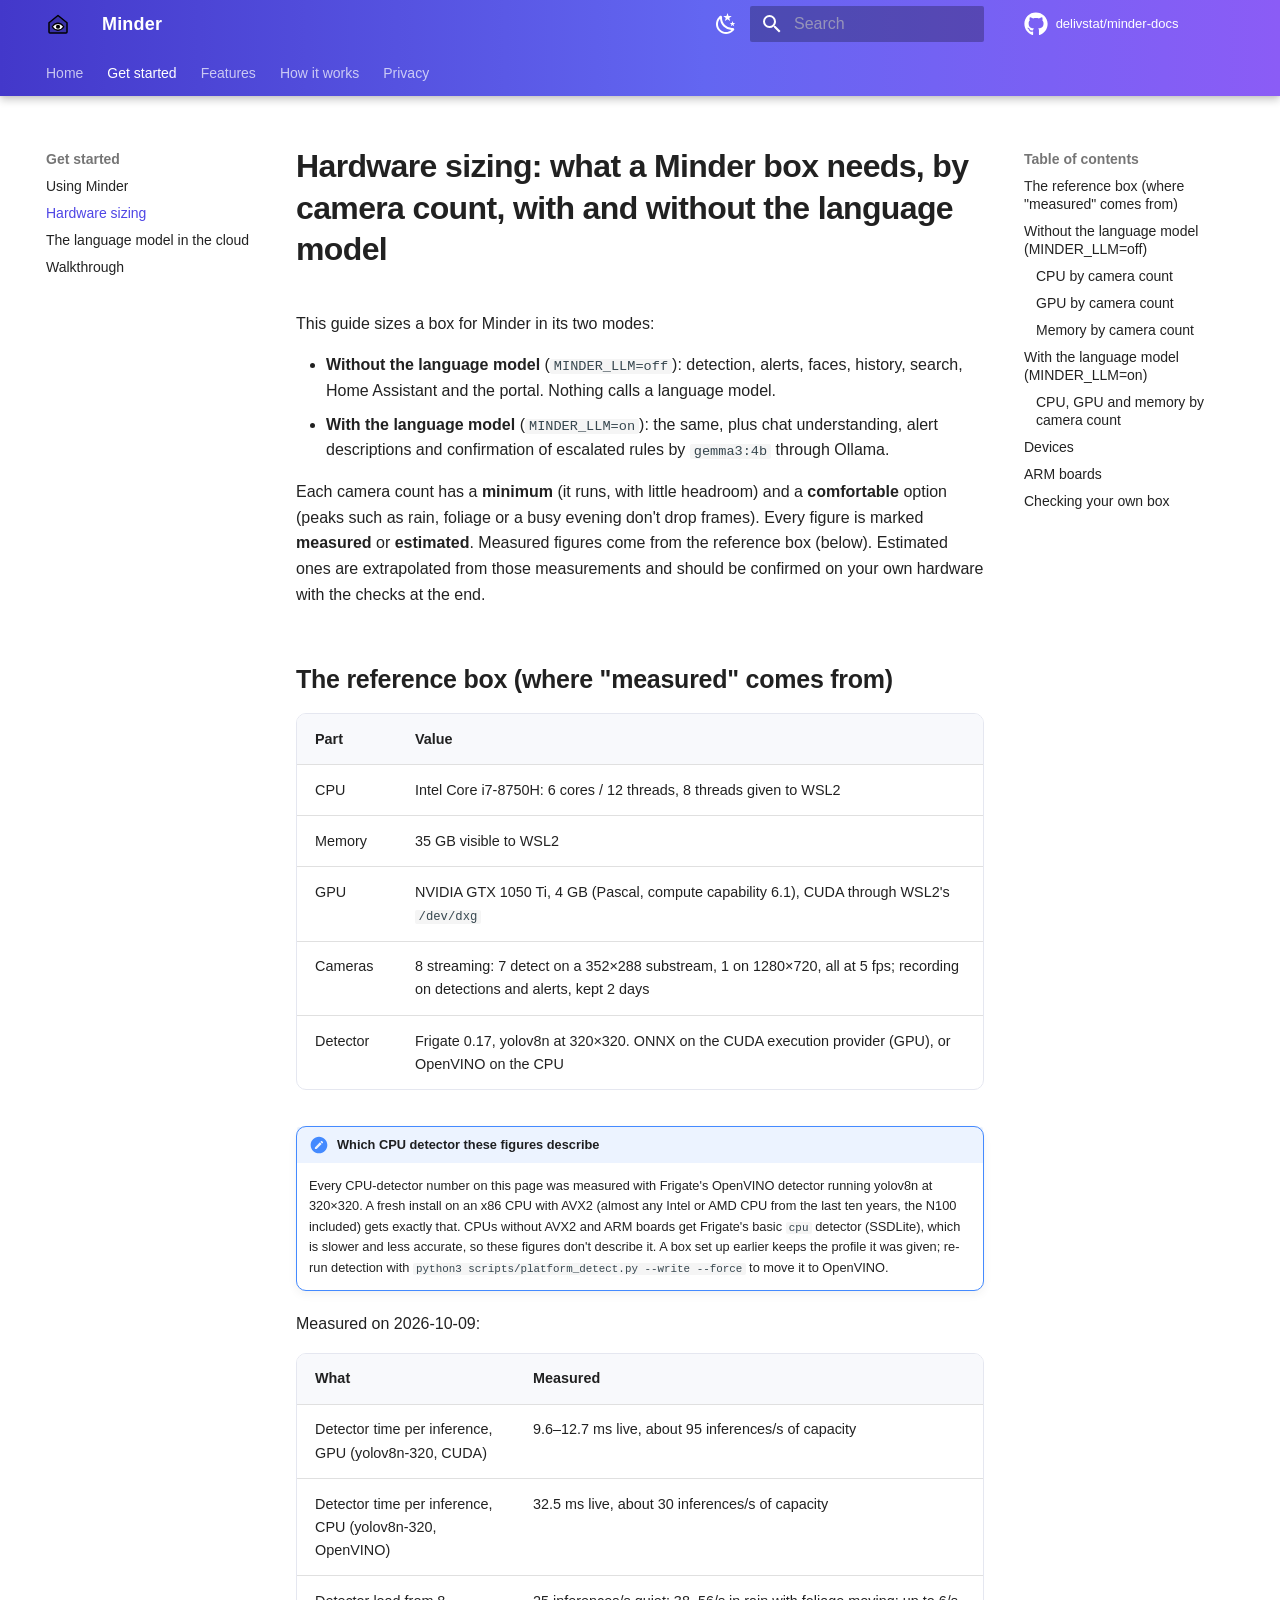
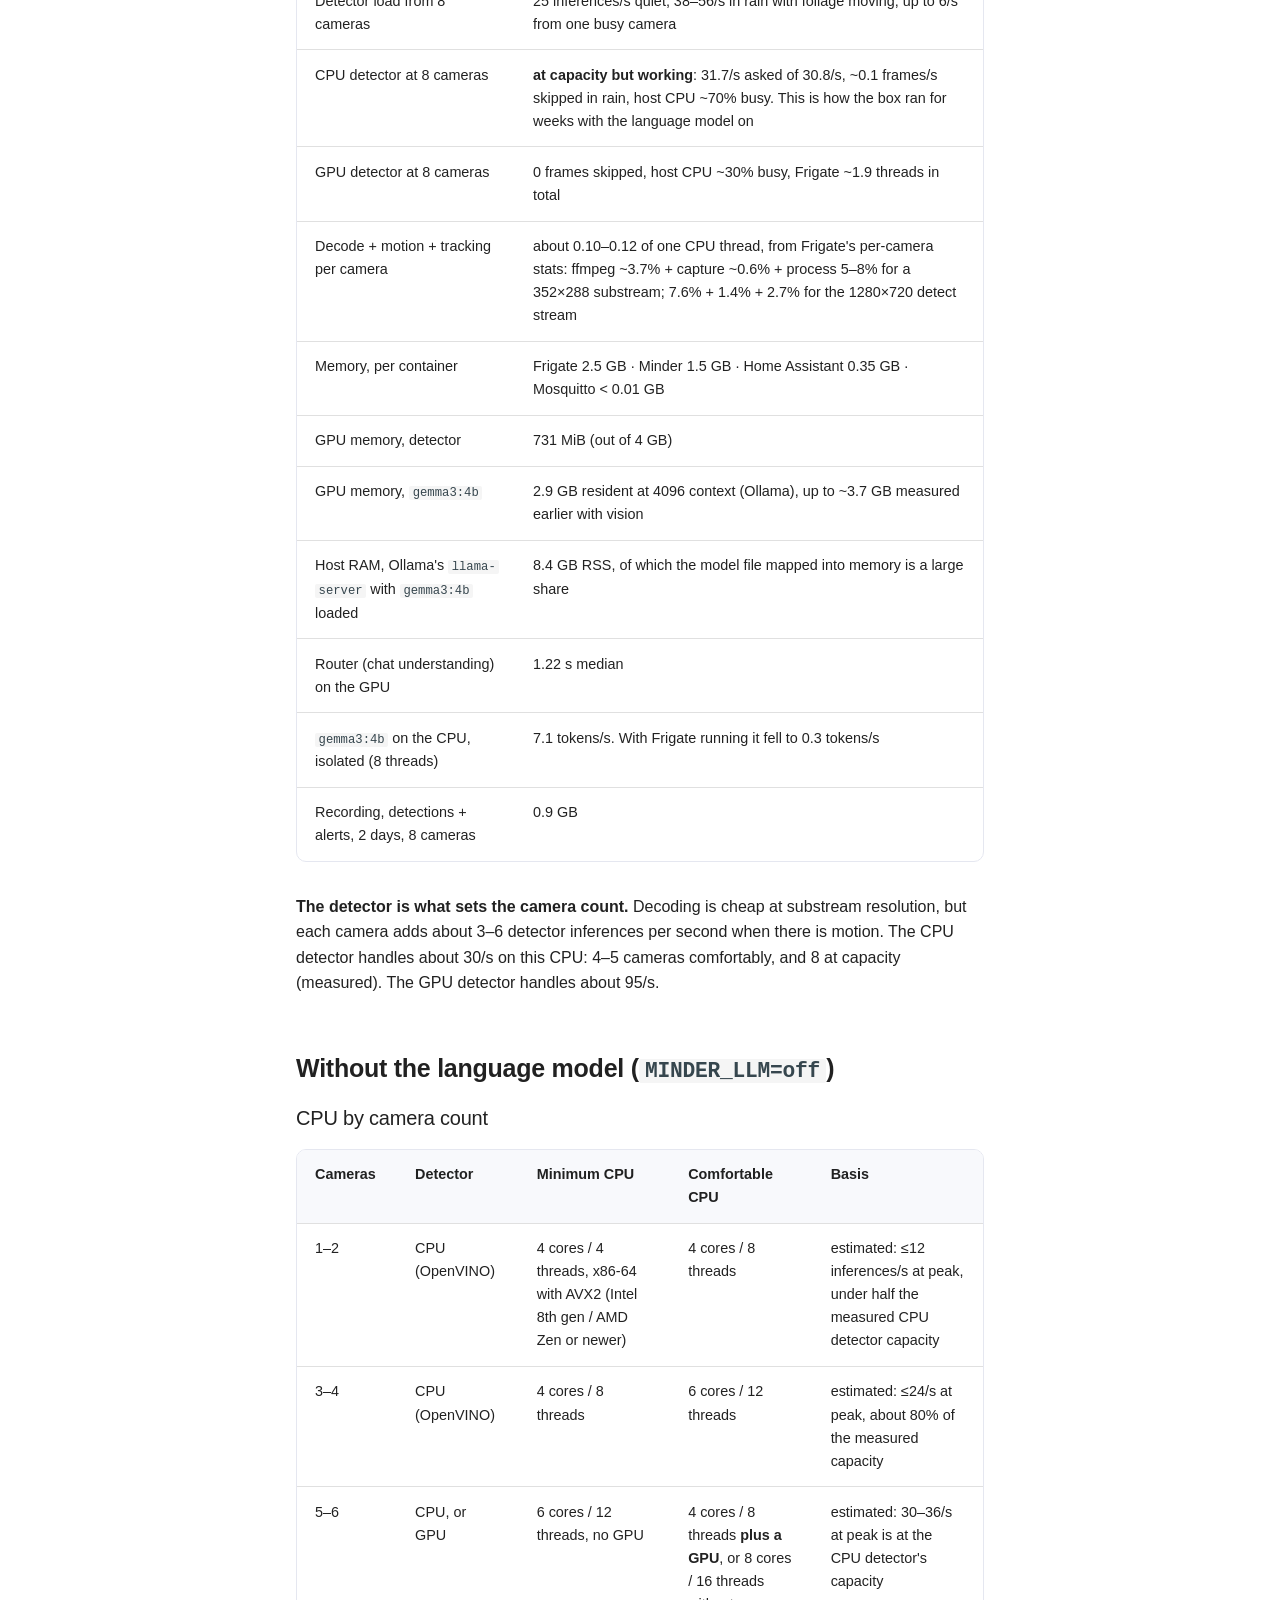
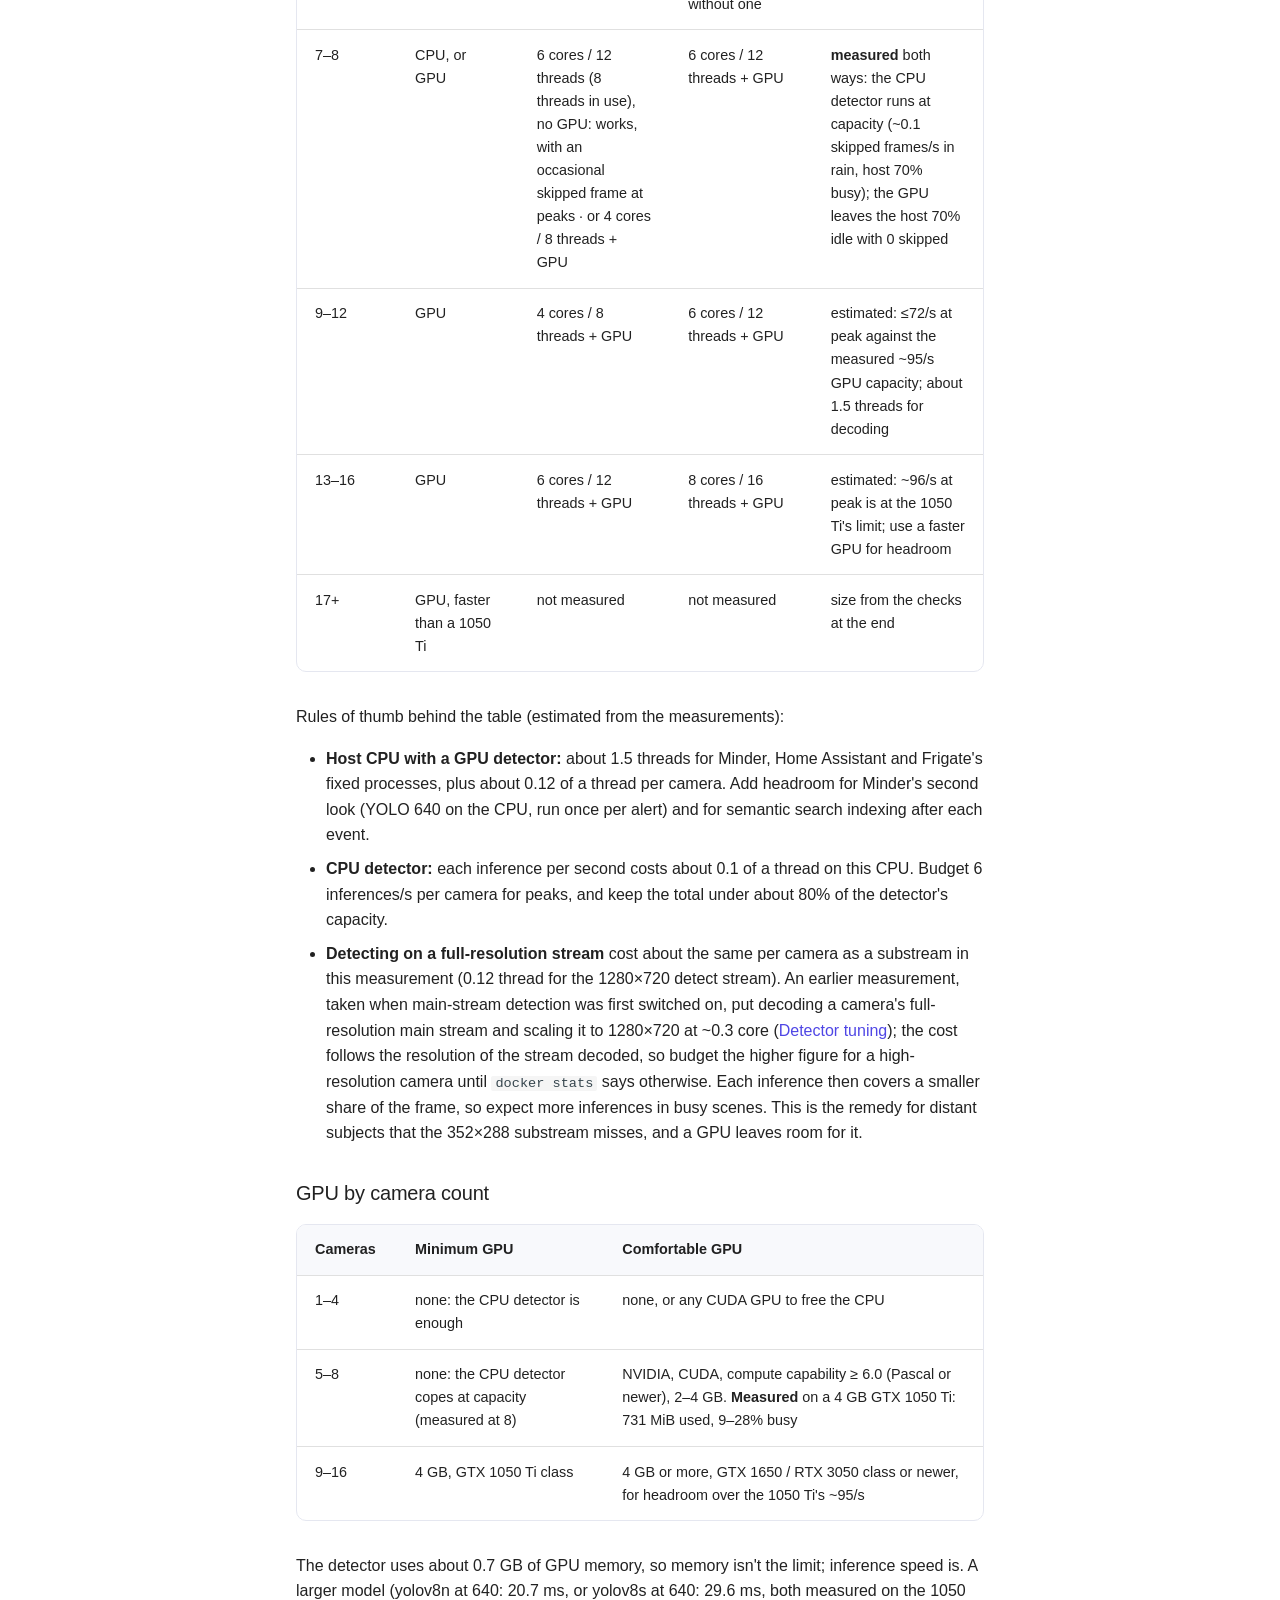
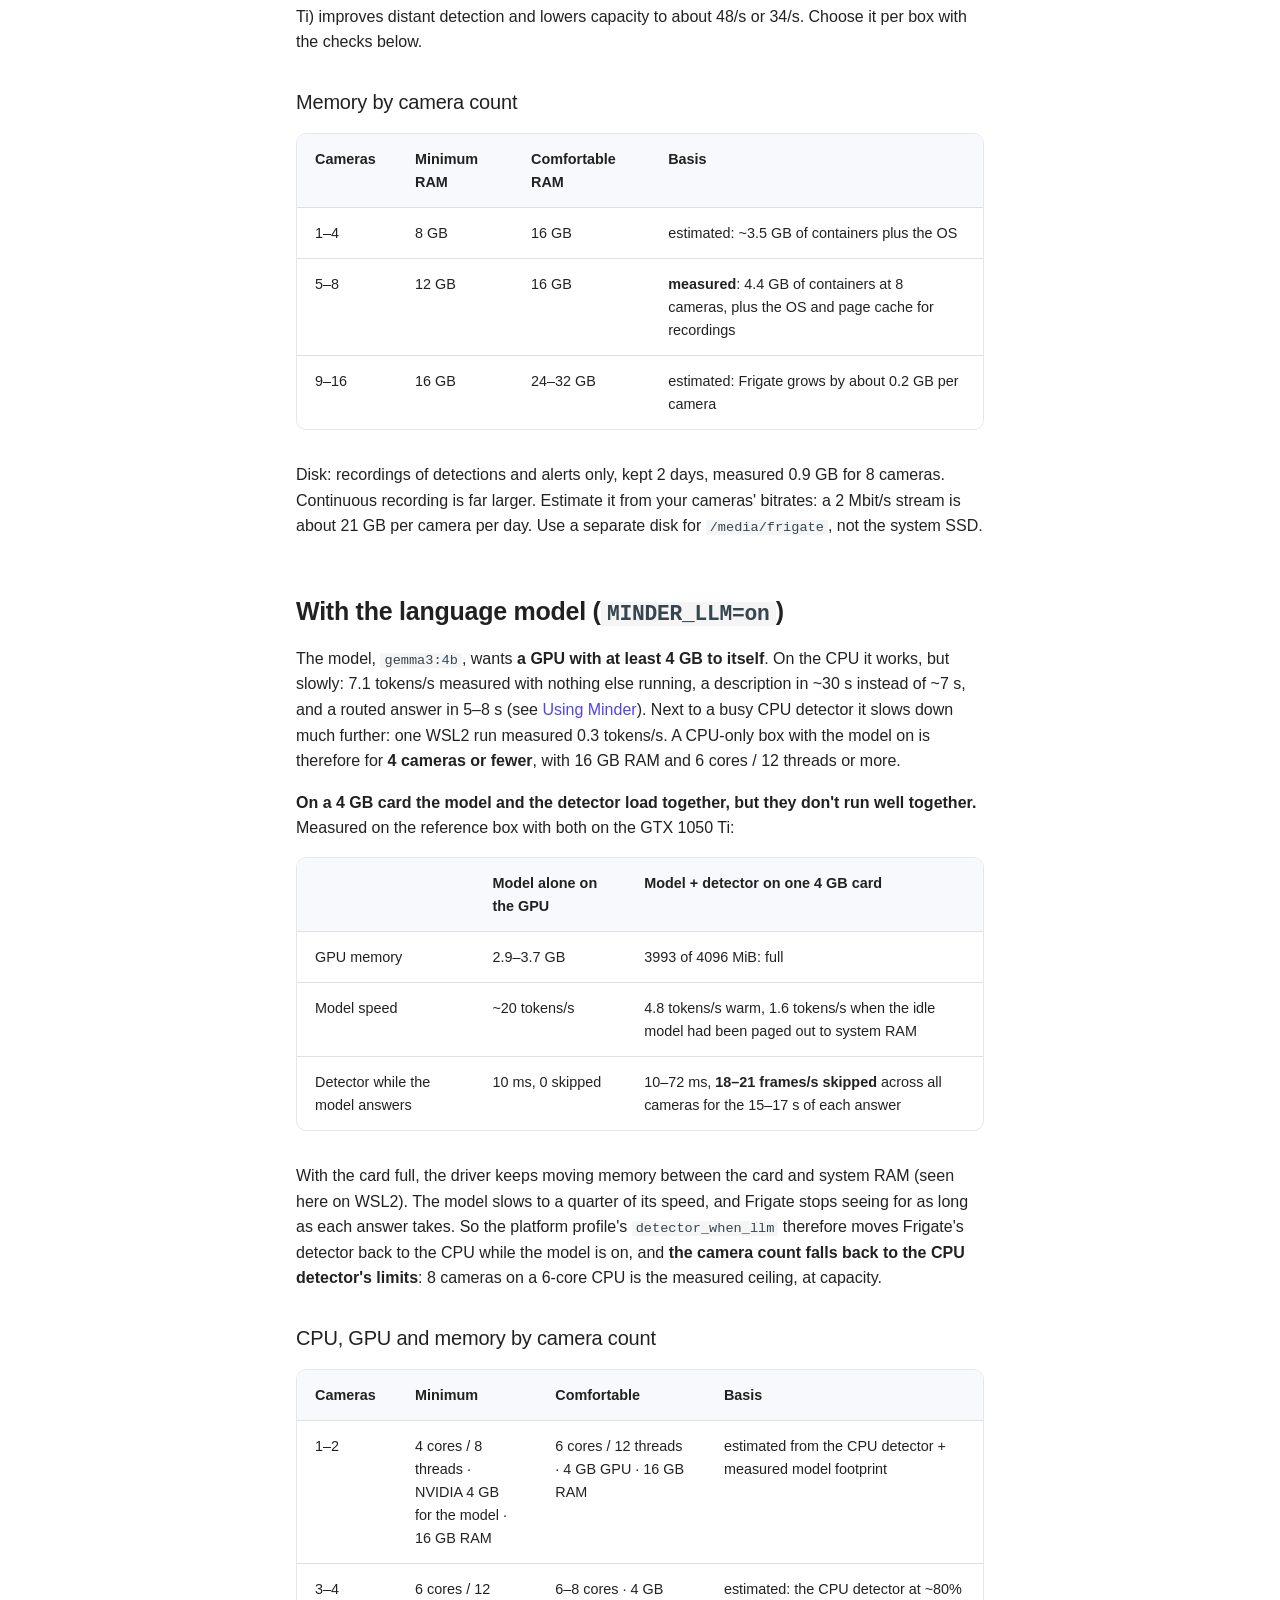
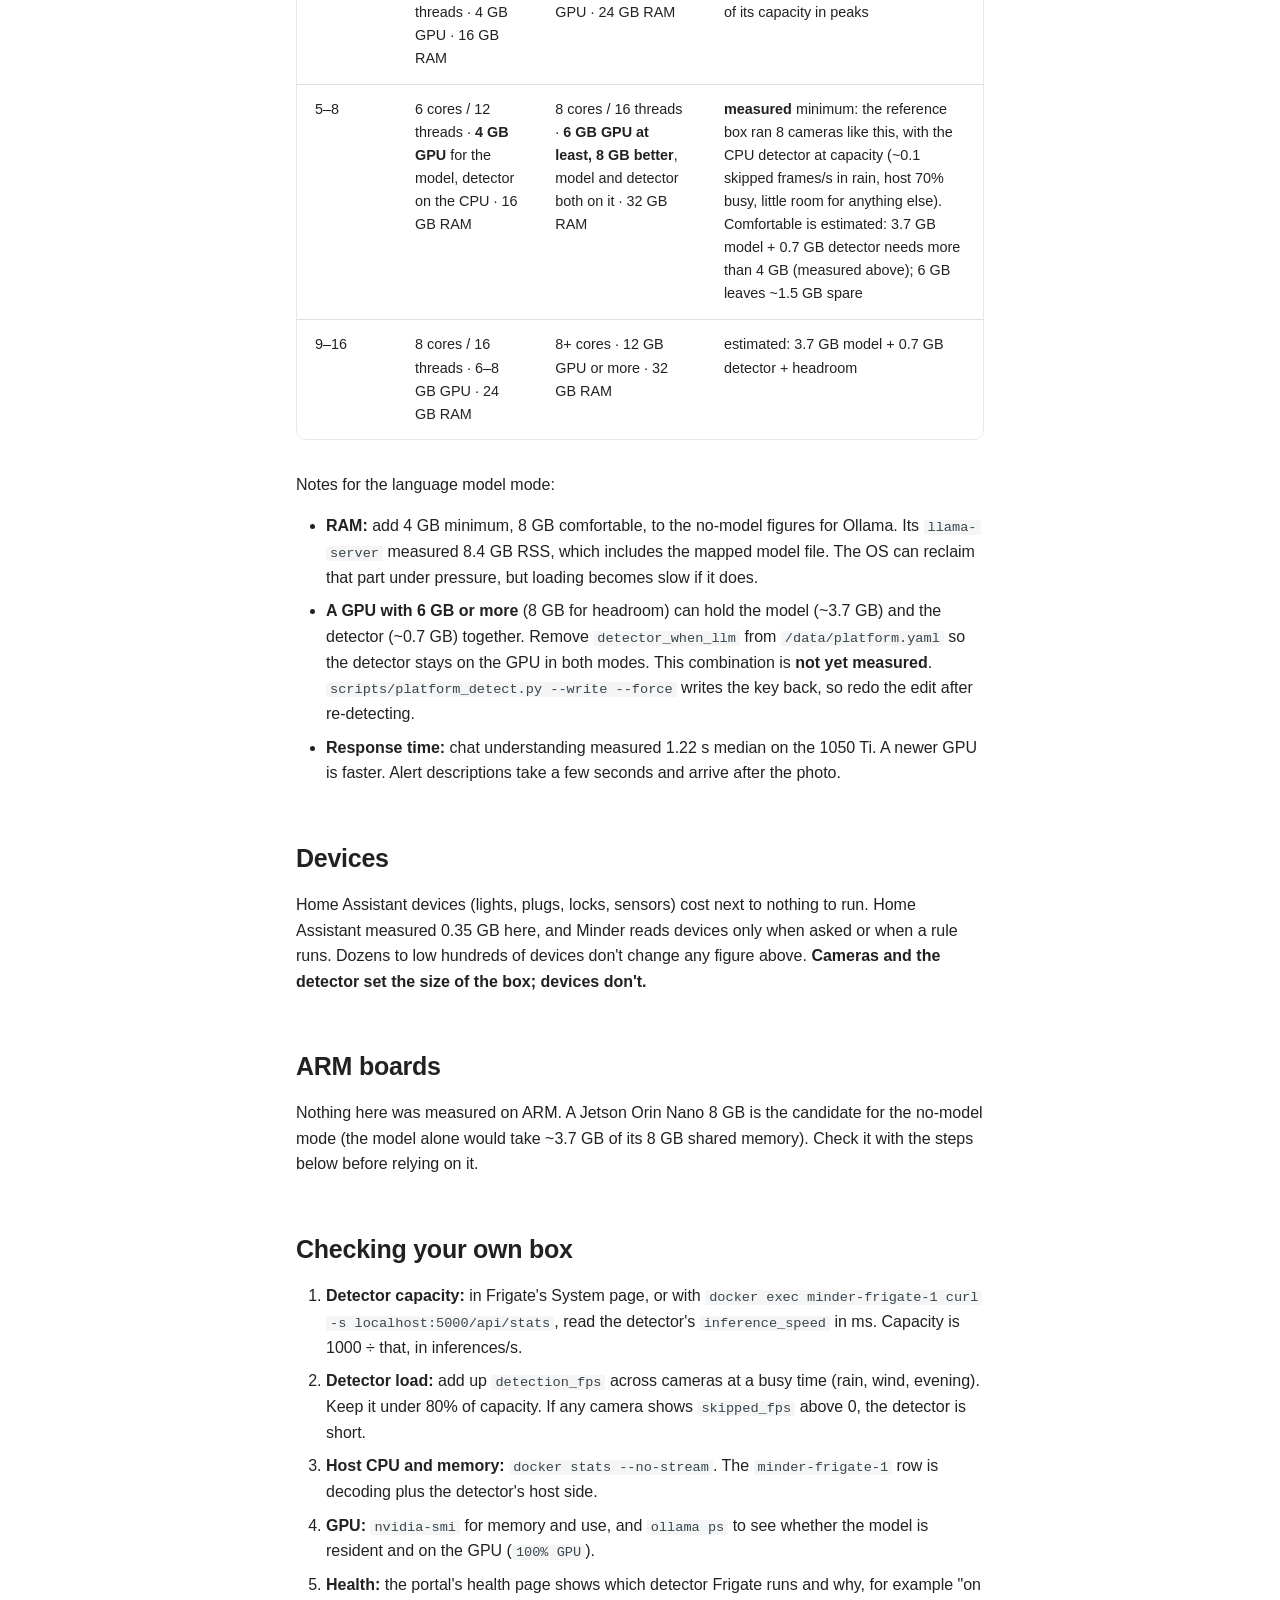
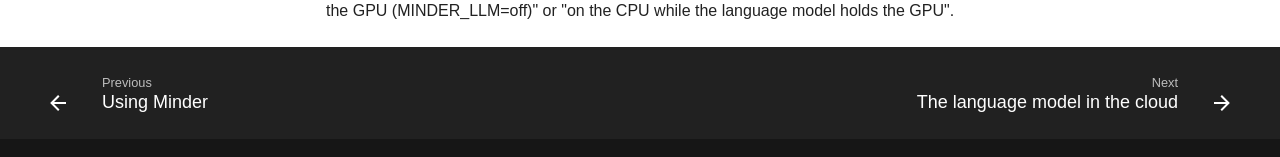
<file: hardware-sizing/index.html>
<!doctype html>
<html lang="en" class="no-js">
  <head>
    
      <meta charset="utf-8">
      <meta name="viewport" content="width=device-width,initial-scale=1">
      
        <meta name="description" content="A self-hosted home-security appliance. Watches, answers, acts, and tells you when it could not see.">
      
      
      
        <link rel="canonical" href="https://delivstat.github.io/minder-docs/hardware-sizing/">
      
      
        <link rel="prev" href="../using-minder/">
      
      
        <link rel="next" href="../cloud-model/">
      
      
        
      
      
      <link rel="icon" href="../assets/logo.svg">
      <meta name="generator" content="mkdocs-1.6.1, mkdocs-material-9.8.0">
    
    
      
        <title>Hardware sizing - Minder</title>
      
    
    
      <link rel="stylesheet" href="../assets/stylesheets/main.57a0d79d.min.css">
      
        
        <link rel="stylesheet" href="../assets/stylesheets/palette.fb2fffe2.min.css">
      
      


    
    
      
    
    
      
    
    
      <link rel="stylesheet" href="../stylesheets/extra.css">
    
    <script>__md_scope=new URL("..",location),__md_hash=e=>[...e].reduce(((e,_)=>(e<<5)-e+_.charCodeAt(0)),0),__md_get=(e,_=localStorage,t=__md_scope)=>JSON.parse(_.getItem(t.pathname+"."+e)),__md_set=(e,_,t=localStorage,a=__md_scope)=>{try{t.setItem(a.pathname+"."+e,JSON.stringify(_))}catch(e){}}</script>
    
      

    
    
  </head>
  
  
    
    
      
    
    
    
    
    <body dir="ltr" data-md-color-scheme="default" data-md-color-primary="custom" data-md-color-accent="custom">
  
    
    <input class="md-toggle" data-md-toggle="drawer" type="checkbox" id="__drawer" autocomplete="off">
    <input class="md-toggle" data-md-toggle="search" type="checkbox" id="__search" autocomplete="off">
    <label class="md-overlay" for="__drawer"></label>
    <div data-md-component="skip">
      
        
        <a href="#hardware-sizing-what-a-minder-box-needs-by-camera-count-with-and-without-the-language-model" class="md-skip">
          Skip to content
        </a>
      
    </div>
    <div data-md-component="announce">
      
    </div>
    
    
      

  

<header class="md-header md-header--shadow md-header--lifted" data-md-component="header">
  <nav class="md-header__inner md-grid" aria-label="Header">
    <a href=".." title="Minder" class="md-header__button md-logo" aria-label="Minder" data-md-component="logo">
      
  <img src="../assets/logo.svg" alt="logo">

    </a>
    <label class="md-header__button md-icon" for="__drawer">
      
      <svg xmlns="http://www.w3.org/2000/svg" viewBox="0 0 24 24"><path d="M3 6h18v2H3zm0 5h18v2H3zm0 5h18v2H3z"/></svg>
    </label>
    <div class="md-header__title" data-md-component="header-title">
      <div class="md-header__ellipsis">
        <div class="md-header__topic">
          <span class="md-ellipsis">
            Minder
          </span>
        </div>
        <div class="md-header__topic" data-md-component="header-topic">
          <span class="md-ellipsis">
            
              Hardware sizing
            
          </span>
        </div>
      </div>
    </div>
    
      
        <form class="md-header__option" data-md-component="palette">
  
    
    
    
    <input class="md-option" data-md-color-media="(prefers-color-scheme: light)" data-md-color-scheme="default" data-md-color-primary="custom" data-md-color-accent="custom"  aria-label="Switch to dark mode"  type="radio" name="__palette" id="__palette_0">
    
      <label class="md-header__button md-icon" title="Switch to dark mode" for="__palette_1" hidden>
        <svg xmlns="http://www.w3.org/2000/svg" viewBox="0 0 24 24"><path d="m17.75 4.09-2.53 1.94.91 3.06-2.63-1.81-2.63 1.81.91-3.06-2.53-1.94L12.44 4l1.06-3 1.06 3zm3.5 6.91-1.64 1.25.59 1.98-1.7-1.17-1.7 1.17.59-1.98L15.75 11l2.06-.05L18.5 9l.69 1.95zm-2.28 4.95c.83-.08 1.72 1.1 1.19 1.85-.32.45-.66.87-1.08 1.27C15.17 23 8.84 23 4.94 19.07c-3.91-3.9-3.91-10.24 0-14.14.4-.4.82-.76 1.27-1.08.75-.53 1.93.36 1.85 1.19-.27 2.86.69 5.83 2.89 8.02a9.96 9.96 0 0 0 8.02 2.89m-1.64 2.02a12.08 12.08 0 0 1-7.8-3.47c-2.17-2.19-3.33-5-3.49-7.82-2.81 3.14-2.7 7.96.31 10.98 3.02 3.01 7.84 3.12 10.98.31"/></svg>
      </label>
    
  
    
    
    
    <input class="md-option" data-md-color-media="(prefers-color-scheme: dark)" data-md-color-scheme="slate" data-md-color-primary="custom" data-md-color-accent="custom"  aria-label="Switch to light mode"  type="radio" name="__palette" id="__palette_1">
    
      <label class="md-header__button md-icon" title="Switch to light mode" for="__palette_0" hidden>
        <svg xmlns="http://www.w3.org/2000/svg" viewBox="0 0 24 24"><path d="M12 7a5 5 0 0 1 5 5 5 5 0 0 1-5 5 5 5 0 0 1-5-5 5 5 0 0 1 5-5m0 2a3 3 0 0 0-3 3 3 3 0 0 0 3 3 3 3 0 0 0 3-3 3 3 0 0 0-3-3m0-7 2.39 3.42C13.65 5.15 12.84 5 12 5s-1.65.15-2.39.42zM3.34 7l4.16-.35A7.2 7.2 0 0 0 5.94 8.5c-.44.74-.69 1.5-.83 2.29zm.02 10 1.76-3.77a7.131 7.131 0 0 0 2.38 4.14zM20.65 7l-1.77 3.79a7.02 7.02 0 0 0-2.38-4.15zm-.01 10-4.14.36c.59-.51 1.12-1.14 1.54-1.86.42-.73.69-1.5.83-2.29zM12 22l-2.41-3.44c.74.27 1.55.44 2.41.44.82 0 1.63-.17 2.37-.44z"/></svg>
      </label>
    
  
</form>
      
    
    
      <script>var palette=__md_get("__palette");if(palette&&palette.color){if("(prefers-color-scheme)"===palette.color.media){var media=matchMedia("(prefers-color-scheme: light)"),input=document.querySelector(media.matches?"[data-md-color-media='(prefers-color-scheme: light)']":"[data-md-color-media='(prefers-color-scheme: dark)']");palette.color.media=input.getAttribute("data-md-color-media"),palette.color.scheme=input.getAttribute("data-md-color-scheme"),palette.color.primary=input.getAttribute("data-md-color-primary"),palette.color.accent=input.getAttribute("data-md-color-accent")}for(var[key,value]of Object.entries(palette.color))document.body.setAttribute("data-md-color-"+key,value)}</script>
    
    
    
      
      
        <label class="md-header__button md-icon" for="__search">
          
          <svg xmlns="http://www.w3.org/2000/svg" viewBox="0 0 24 24"><path d="M9.5 3A6.5 6.5 0 0 1 16 9.5c0 1.61-.59 3.09-1.56 4.23l.27.27h.79l5 5-1.5 1.5-5-5v-.79l-.27-.27A6.52 6.52 0 0 1 9.5 16 6.5 6.5 0 0 1 3 9.5 6.5 6.5 0 0 1 9.5 3m0 2C7 5 5 7 5 9.5S7 14 9.5 14 14 12 14 9.5 12 5 9.5 5"/></svg>
        </label>
        <div class="md-search" data-md-component="search" role="dialog">
  <label class="md-search__overlay" for="__search"></label>
  <div class="md-search__inner" role="search">
    <form class="md-search__form" name="search">
      <input type="text" class="md-search__input" name="query" aria-label="Search" placeholder="Search" autocapitalize="off" autocorrect="off" autocomplete="off" spellcheck="false" data-md-component="search-query" required>
      <label class="md-search__icon md-icon" for="__search">
        
        <svg xmlns="http://www.w3.org/2000/svg" viewBox="0 0 24 24"><path d="M9.5 3A6.5 6.5 0 0 1 16 9.5c0 1.61-.59 3.09-1.56 4.23l.27.27h.79l5 5-1.5 1.5-5-5v-.79l-.27-.27A6.52 6.52 0 0 1 9.5 16 6.5 6.5 0 0 1 3 9.5 6.5 6.5 0 0 1 9.5 3m0 2C7 5 5 7 5 9.5S7 14 9.5 14 14 12 14 9.5 12 5 9.5 5"/></svg>
        
        <svg xmlns="http://www.w3.org/2000/svg" viewBox="0 0 24 24"><path d="M20 11v2H8l5.5 5.5-1.42 1.42L4.16 12l7.92-7.92L13.5 5.5 8 11z"/></svg>
      </label>
      <nav class="md-search__options" aria-label="Search">
        
        <button type="reset" class="md-search__icon md-icon" title="Clear" aria-label="Clear" tabindex="-1">
          
          <svg xmlns="http://www.w3.org/2000/svg" viewBox="0 0 24 24"><path d="M19 6.41 17.59 5 12 10.59 6.41 5 5 6.41 10.59 12 5 17.59 6.41 19 12 13.41 17.59 19 19 17.59 13.41 12z"/></svg>
        </button>
      </nav>
      
        <div class="md-search__suggest" data-md-component="search-suggest"></div>
      
    </form>
    <div class="md-search__output">
      <div class="md-search__scrollwrap" tabindex="0" data-md-scrollfix>
        <div class="md-search-result" data-md-component="search-result">
          <div class="md-search-result__meta">
            Initializing search
          </div>
          <ol class="md-search-result__list" role="presentation"></ol>
        </div>
      </div>
    </div>
  </div>
</div>
      
    
    
      <div class="md-header__source">
        <a href="https://github.com/delivstat/minder-docs" title="Go to repository" class="md-source" data-md-component="source">
  <div class="md-source__icon md-icon">
    
    <svg xmlns="http://www.w3.org/2000/svg" viewBox="0 0 512 512"><!--! Font Awesome Free 7.1.0 by @fontawesome - https://fontawesome.com License - https://fontawesome.com/license/free (Icons: CC BY 4.0, Fonts: SIL OFL 1.1, Code: MIT License) Copyright 2025 Fonticons, Inc.--><path d="M173.9 397.4c0 2-2.3 3.6-5.2 3.6-3.3.3-5.6-1.3-5.6-3.6 0-2 2.3-3.6 5.2-3.6 3-.3 5.6 1.3 5.6 3.6m-31.1-4.5c-.7 2 1.3 4.3 4.3 4.9 2.6 1 5.6 0 6.2-2s-1.3-4.3-4.3-5.2c-2.6-.7-5.5.3-6.2 2.3m44.2-1.7c-2.9.7-4.9 2.6-4.6 4.9.3 2 2.9 3.3 5.9 2.6 2.9-.7 4.9-2.6 4.6-4.6-.3-1.9-3-3.2-5.9-2.9M252.8 8C114.1 8 8 113.3 8 252c0 110.9 69.8 205.8 169.5 239.2 12.8 2.3 17.3-5.6 17.3-12.1 0-6.2-.3-40.4-.3-61.4 0 0-70 15-84.7-29.8 0 0-11.4-29.1-27.8-36.6 0 0-22.9-15.7 1.6-15.4 0 0 24.9 2 38.6 25.8 21.9 38.6 58.6 27.5 72.9 20.9 2.3-16 8.8-27.1 16-33.7-55.9-6.2-112.3-14.3-112.3-110.5 0-27.5 7.6-41.3 23.6-58.9-2.6-6.5-11.1-33.3 2.6-67.9 20.9-6.5 69 27 69 27 20-5.6 41.5-8.5 62.8-8.5s42.8 2.9 62.8 8.5c0 0 48.1-33.6 69-27 13.7 34.7 5.2 61.4 2.6 67.9 16 17.7 25.8 31.5 25.8 58.9 0 96.5-58.9 104.2-114.8 110.5 9.2 7.9 17 22.9 17 46.4 0 33.7-.3 75.4-.3 83.6 0 6.5 4.6 14.4 17.3 12.1C436.2 457.8 504 362.9 504 252 504 113.3 391.5 8 252.8 8M105.2 352.9c-1.3 1-1 3.3.7 5.2 1.6 1.6 3.9 2.3 5.2 1 1.3-1 1-3.3-.7-5.2-1.6-1.6-3.9-2.3-5.2-1m-10.8-8.1c-.7 1.3.3 2.9 2.3 3.9 1.6 1 3.6.7 4.3-.7.7-1.3-.3-2.9-2.3-3.9-2-.6-3.6-.3-4.3.7m32.4 35.6c-1.6 1.3-1 4.3 1.3 6.2 2.3 2.3 5.2 2.6 6.5 1 1.3-1.3.7-4.3-1.3-6.2-2.2-2.3-5.2-2.6-6.5-1m-11.4-14.7c-1.6 1-1.6 3.6 0 5.9s4.3 3.3 5.6 2.3c1.6-1.3 1.6-3.9 0-6.2-1.4-2.3-4-3.3-5.6-2"/></svg>
  </div>
  <div class="md-source__repository">
    delivstat/minder-docs
  </div>
</a>
      </div>
    
  </nav>
  
    
      
<nav class="md-tabs" aria-label="Tabs" data-md-component="tabs">
  <div class="md-grid">
    <ul class="md-tabs__list">
      
        
  
  
  
  
    <li class="md-tabs__item">
      <a href=".." class="md-tabs__link">
        
  
  
    
  
  Home

      </a>
    </li>
  

      
        
  
  
  
    
  
  
    
    
      <li class="md-tabs__item md-tabs__item--active">
        <a href="../using-minder/" class="md-tabs__link">
          
  
  
    
  
  Get started

        </a>
      </li>
    
  

      
        
  
  
  
  
    
    
      <li class="md-tabs__item">
        <a href="../cloud-cameras/" class="md-tabs__link">
          
  
  
    
  
  Features

        </a>
      </li>
    
  

      
        
  
  
  
  
    
    
      <li class="md-tabs__item">
        <a href="../architecture/" class="md-tabs__link">
          
  
  
    
  
  How it works

        </a>
      </li>
    
  

      
        
  
  
  
  
    <li class="md-tabs__item">
      <a href="../privacy/" class="md-tabs__link">
        
  
  
    
  
  Privacy

      </a>
    </li>
  

      
    </ul>
  </div>
</nav>
    
  
</header>
    
    <div class="md-container" data-md-component="container">
      
      
        
      
      <main class="md-main" data-md-component="main">
        <div class="md-main__inner md-grid">
          
            
              
              <div class="md-sidebar md-sidebar--primary" data-md-component="sidebar" data-md-type="navigation" >
                <div class="md-sidebar__scrollwrap">
                  <div class="md-sidebar__inner">
                    


  


<nav class="md-nav md-nav--primary md-nav--lifted" aria-label="Navigation" data-md-level="0">
  <label class="md-nav__title" for="__drawer">
    <a href=".." title="Minder" class="md-nav__button md-logo" aria-label="Minder" data-md-component="logo">
      
  <img src="../assets/logo.svg" alt="logo">

    </a>
    Minder
  </label>
  
    <div class="md-nav__source">
      <a href="https://github.com/delivstat/minder-docs" title="Go to repository" class="md-source" data-md-component="source">
  <div class="md-source__icon md-icon">
    
    <svg xmlns="http://www.w3.org/2000/svg" viewBox="0 0 512 512"><!--! Font Awesome Free 7.1.0 by @fontawesome - https://fontawesome.com License - https://fontawesome.com/license/free (Icons: CC BY 4.0, Fonts: SIL OFL 1.1, Code: MIT License) Copyright 2025 Fonticons, Inc.--><path d="M173.9 397.4c0 2-2.3 3.6-5.2 3.6-3.3.3-5.6-1.3-5.6-3.6 0-2 2.3-3.6 5.2-3.6 3-.3 5.6 1.3 5.6 3.6m-31.1-4.5c-.7 2 1.3 4.3 4.3 4.9 2.6 1 5.6 0 6.2-2s-1.3-4.3-4.3-5.2c-2.6-.7-5.5.3-6.2 2.3m44.2-1.7c-2.9.7-4.9 2.6-4.6 4.9.3 2 2.9 3.3 5.9 2.6 2.9-.7 4.9-2.6 4.6-4.6-.3-1.9-3-3.2-5.9-2.9M252.8 8C114.1 8 8 113.3 8 252c0 110.9 69.8 205.8 169.5 239.2 12.8 2.3 17.3-5.6 17.3-12.1 0-6.2-.3-40.4-.3-61.4 0 0-70 15-84.7-29.8 0 0-11.4-29.1-27.8-36.6 0 0-22.9-15.7 1.6-15.4 0 0 24.9 2 38.6 25.8 21.9 38.6 58.6 27.5 72.9 20.9 2.3-16 8.8-27.1 16-33.7-55.9-6.2-112.3-14.3-112.3-110.5 0-27.5 7.6-41.3 23.6-58.9-2.6-6.5-11.1-33.3 2.6-67.9 20.9-6.5 69 27 69 27 20-5.6 41.5-8.5 62.8-8.5s42.8 2.9 62.8 8.5c0 0 48.1-33.6 69-27 13.7 34.7 5.2 61.4 2.6 67.9 16 17.7 25.8 31.5 25.8 58.9 0 96.5-58.9 104.2-114.8 110.5 9.2 7.9 17 22.9 17 46.4 0 33.7-.3 75.4-.3 83.6 0 6.5 4.6 14.4 17.3 12.1C436.2 457.8 504 362.9 504 252 504 113.3 391.5 8 252.8 8M105.2 352.9c-1.3 1-1 3.3.7 5.2 1.6 1.6 3.9 2.3 5.2 1 1.3-1 1-3.3-.7-5.2-1.6-1.6-3.9-2.3-5.2-1m-10.8-8.1c-.7 1.3.3 2.9 2.3 3.9 1.6 1 3.6.7 4.3-.7.7-1.3-.3-2.9-2.3-3.9-2-.6-3.6-.3-4.3.7m32.4 35.6c-1.6 1.3-1 4.3 1.3 6.2 2.3 2.3 5.2 2.6 6.5 1 1.3-1.3.7-4.3-1.3-6.2-2.2-2.3-5.2-2.6-6.5-1m-11.4-14.7c-1.6 1-1.6 3.6 0 5.9s4.3 3.3 5.6 2.3c1.6-1.3 1.6-3.9 0-6.2-1.4-2.3-4-3.3-5.6-2"/></svg>
  </div>
  <div class="md-source__repository">
    delivstat/minder-docs
  </div>
</a>
    </div>
  
  <ul class="md-nav__list" data-md-scrollfix>
    
      
      
  
  
  
  
    <li class="md-nav__item">
      <a href=".." class="md-nav__link">
        
  
  
  <span class="md-ellipsis">
    
  
    Home
  

    
  </span>
  
  

      </a>
    </li>
  

    
      
      
  
  
    
  
  
  
    
    
      
        
      
        
      
        
      
        
      
    
    
    
      
        
        
      
      
    
    
    <li class="md-nav__item md-nav__item--active md-nav__item--section md-nav__item--nested">
      
        
        
        <input class="md-nav__toggle md-toggle " type="checkbox" id="__nav_2" checked>
        
          
          <label class="md-nav__link" for="__nav_2" id="__nav_2_label" tabindex="">
            
  
  
  <span class="md-ellipsis">
    
  
    Get started
  

    
  </span>
  
  

            <span class="md-nav__icon md-icon"></span>
          </label>
        
        <nav class="md-nav" data-md-level="1" aria-labelledby="__nav_2_label" aria-expanded="true">
          <label class="md-nav__title" for="__nav_2">
            <span class="md-nav__icon md-icon"></span>
            
  
    Get started
  

          </label>
          <ul class="md-nav__list" data-md-scrollfix>
            
              
                
  
  
  
  
    <li class="md-nav__item">
      <a href="../using-minder/" class="md-nav__link">
        
  
  
  <span class="md-ellipsis">
    
  
    Using Minder
  

    
  </span>
  
  

      </a>
    </li>
  

              
            
              
                
  
  
    
  
  
  
    <li class="md-nav__item md-nav__item--active">
      
      <input class="md-nav__toggle md-toggle" type="checkbox" id="__toc">
      
      
        
      
      
        <label class="md-nav__link md-nav__link--active" for="__toc">
          
  
  
  <span class="md-ellipsis">
    
  
    Hardware sizing
  

    
  </span>
  
  

          <span class="md-nav__icon md-icon"></span>
        </label>
      
      <a href="./" class="md-nav__link md-nav__link--active">
        
  
  
  <span class="md-ellipsis">
    
  
    Hardware sizing
  

    
  </span>
  
  

      </a>
      
        

<nav class="md-nav md-nav--secondary" aria-label="Table of contents">
  
  
  
    
  
  
    <label class="md-nav__title" for="__toc">
      <span class="md-nav__icon md-icon"></span>
      Table of contents
    </label>
    <ul class="md-nav__list" data-md-component="toc" data-md-scrollfix>
      
        <li class="md-nav__item">
  <a href="#the-reference-box-where-measured-comes-from" class="md-nav__link">
    <span class="md-ellipsis">
      
        The reference box (where "measured" comes from)
      
    </span>
  </a>
  
</li>
      
        <li class="md-nav__item">
  <a href="#without-the-language-model-minder_llmoff" class="md-nav__link">
    <span class="md-ellipsis">
      
        Without the language model (MINDER_LLM=off)
      
    </span>
  </a>
  
    <nav class="md-nav" aria-label="Without the language model (MINDER_LLM=off)">
      <ul class="md-nav__list">
        
          <li class="md-nav__item">
  <a href="#cpu-by-camera-count" class="md-nav__link">
    <span class="md-ellipsis">
      
        CPU by camera count
      
    </span>
  </a>
  
</li>
        
          <li class="md-nav__item">
  <a href="#gpu-by-camera-count" class="md-nav__link">
    <span class="md-ellipsis">
      
        GPU by camera count
      
    </span>
  </a>
  
</li>
        
          <li class="md-nav__item">
  <a href="#memory-by-camera-count" class="md-nav__link">
    <span class="md-ellipsis">
      
        Memory by camera count
      
    </span>
  </a>
  
</li>
        
      </ul>
    </nav>
  
</li>
      
        <li class="md-nav__item">
  <a href="#with-the-language-model-minder_llmon" class="md-nav__link">
    <span class="md-ellipsis">
      
        With the language model (MINDER_LLM=on)
      
    </span>
  </a>
  
    <nav class="md-nav" aria-label="With the language model (MINDER_LLM=on)">
      <ul class="md-nav__list">
        
          <li class="md-nav__item">
  <a href="#cpu-gpu-and-memory-by-camera-count" class="md-nav__link">
    <span class="md-ellipsis">
      
        CPU, GPU and memory by camera count
      
    </span>
  </a>
  
</li>
        
      </ul>
    </nav>
  
</li>
      
        <li class="md-nav__item">
  <a href="#devices" class="md-nav__link">
    <span class="md-ellipsis">
      
        Devices
      
    </span>
  </a>
  
</li>
      
        <li class="md-nav__item">
  <a href="#arm-boards" class="md-nav__link">
    <span class="md-ellipsis">
      
        ARM boards
      
    </span>
  </a>
  
</li>
      
        <li class="md-nav__item">
  <a href="#checking-your-own-box" class="md-nav__link">
    <span class="md-ellipsis">
      
        Checking your own box
      
    </span>
  </a>
  
</li>
      
    </ul>
  
</nav>
      
    </li>
  

              
            
              
                
  
  
  
  
    <li class="md-nav__item">
      <a href="../cloud-model/" class="md-nav__link">
        
  
  
  <span class="md-ellipsis">
    
  
    The language model in the cloud
  

    
  </span>
  
  

      </a>
    </li>
  

              
            
              
                
  
  
  
  
    <li class="md-nav__item">
      <a href="../walkthrough/" class="md-nav__link">
        
  
  
  <span class="md-ellipsis">
    
  
    Walkthrough
  

    
  </span>
  
  

      </a>
    </li>
  

              
            
          </ul>
        </nav>
      
    </li>
  

    
      
      
  
  
  
  
    
    
      
        
      
        
      
        
      
    
    
    
      
      
    
    
    <li class="md-nav__item md-nav__item--nested">
      
        
        
        <input class="md-nav__toggle md-toggle " type="checkbox" id="__nav_3" >
        
          
          <label class="md-nav__link" for="__nav_3" id="__nav_3_label" tabindex="0">
            
  
  
  <span class="md-ellipsis">
    
  
    Features
  

    
  </span>
  
  

            <span class="md-nav__icon md-icon"></span>
          </label>
        
        <nav class="md-nav" data-md-level="1" aria-labelledby="__nav_3_label" aria-expanded="false">
          <label class="md-nav__title" for="__nav_3">
            <span class="md-nav__icon md-icon"></span>
            
  
    Features
  

          </label>
          <ul class="md-nav__list" data-md-scrollfix>
            
              
                
  
  
  
  
    <li class="md-nav__item">
      <a href="../cloud-cameras/" class="md-nav__link">
        
  
  
  <span class="md-ellipsis">
    
  
    Cloud cameras (Qubo and others)
  

    
  </span>
  
  

      </a>
    </li>
  

              
            
              
                
  
  
  
  
    <li class="md-nav__item">
      <a href="../search/" class="md-nav__link">
        
  
  
  <span class="md-ellipsis">
    
  
    Searching what the cameras saw
  

    
  </span>
  
  

      </a>
    </li>
  

              
            
              
                
  
  
  
  
    <li class="md-nav__item">
      <a href="../face-recognition/" class="md-nav__link">
        
  
  
  <span class="md-ellipsis">
    
  
    Faces: detection and recognition
  

    
  </span>
  
  

      </a>
    </li>
  

              
            
          </ul>
        </nav>
      
    </li>
  

    
      
      
  
  
  
  
    
    
      
        
      
        
      
    
    
    
      
      
    
    
    <li class="md-nav__item md-nav__item--nested">
      
        
        
        <input class="md-nav__toggle md-toggle " type="checkbox" id="__nav_4" >
        
          
          <label class="md-nav__link" for="__nav_4" id="__nav_4_label" tabindex="0">
            
  
  
  <span class="md-ellipsis">
    
  
    How it works
  

    
  </span>
  
  

            <span class="md-nav__icon md-icon"></span>
          </label>
        
        <nav class="md-nav" data-md-level="1" aria-labelledby="__nav_4_label" aria-expanded="false">
          <label class="md-nav__title" for="__nav_4">
            <span class="md-nav__icon md-icon"></span>
            
  
    How it works
  

          </label>
          <ul class="md-nav__list" data-md-scrollfix>
            
              
                
  
  
  
  
    <li class="md-nav__item">
      <a href="../architecture/" class="md-nav__link">
        
  
  
  <span class="md-ellipsis">
    
  
    Architecture
  

    
  </span>
  
  

      </a>
    </li>
  

              
            
              
                
  
  
  
  
    <li class="md-nav__item">
      <a href="../detector-tuning/" class="md-nav__link">
        
  
  
  <span class="md-ellipsis">
    
  
    Detector tuning
  

    
  </span>
  
  

      </a>
    </li>
  

              
            
          </ul>
        </nav>
      
    </li>
  

    
      
      
  
  
  
  
    <li class="md-nav__item">
      <a href="../privacy/" class="md-nav__link">
        
  
  
  <span class="md-ellipsis">
    
  
    Privacy
  

    
  </span>
  
  

      </a>
    </li>
  

    
  </ul>
</nav>
                  </div>
                </div>
              </div>
            
            
              
              <div class="md-sidebar md-sidebar--secondary" data-md-component="sidebar" data-md-type="toc" >
                <div class="md-sidebar__scrollwrap">
                  <div class="md-sidebar__inner">
                    

<nav class="md-nav md-nav--secondary" aria-label="Table of contents">
  
  
  
    
  
  
    <label class="md-nav__title" for="__toc">
      <span class="md-nav__icon md-icon"></span>
      Table of contents
    </label>
    <ul class="md-nav__list" data-md-component="toc" data-md-scrollfix>
      
        <li class="md-nav__item">
  <a href="#the-reference-box-where-measured-comes-from" class="md-nav__link">
    <span class="md-ellipsis">
      
        The reference box (where "measured" comes from)
      
    </span>
  </a>
  
</li>
      
        <li class="md-nav__item">
  <a href="#without-the-language-model-minder_llmoff" class="md-nav__link">
    <span class="md-ellipsis">
      
        Without the language model (MINDER_LLM=off)
      
    </span>
  </a>
  
    <nav class="md-nav" aria-label="Without the language model (MINDER_LLM=off)">
      <ul class="md-nav__list">
        
          <li class="md-nav__item">
  <a href="#cpu-by-camera-count" class="md-nav__link">
    <span class="md-ellipsis">
      
        CPU by camera count
      
    </span>
  </a>
  
</li>
        
          <li class="md-nav__item">
  <a href="#gpu-by-camera-count" class="md-nav__link">
    <span class="md-ellipsis">
      
        GPU by camera count
      
    </span>
  </a>
  
</li>
        
          <li class="md-nav__item">
  <a href="#memory-by-camera-count" class="md-nav__link">
    <span class="md-ellipsis">
      
        Memory by camera count
      
    </span>
  </a>
  
</li>
        
      </ul>
    </nav>
  
</li>
      
        <li class="md-nav__item">
  <a href="#with-the-language-model-minder_llmon" class="md-nav__link">
    <span class="md-ellipsis">
      
        With the language model (MINDER_LLM=on)
      
    </span>
  </a>
  
    <nav class="md-nav" aria-label="With the language model (MINDER_LLM=on)">
      <ul class="md-nav__list">
        
          <li class="md-nav__item">
  <a href="#cpu-gpu-and-memory-by-camera-count" class="md-nav__link">
    <span class="md-ellipsis">
      
        CPU, GPU and memory by camera count
      
    </span>
  </a>
  
</li>
        
      </ul>
    </nav>
  
</li>
      
        <li class="md-nav__item">
  <a href="#devices" class="md-nav__link">
    <span class="md-ellipsis">
      
        Devices
      
    </span>
  </a>
  
</li>
      
        <li class="md-nav__item">
  <a href="#arm-boards" class="md-nav__link">
    <span class="md-ellipsis">
      
        ARM boards
      
    </span>
  </a>
  
</li>
      
        <li class="md-nav__item">
  <a href="#checking-your-own-box" class="md-nav__link">
    <span class="md-ellipsis">
      
        Checking your own box
      
    </span>
  </a>
  
</li>
      
    </ul>
  
</nav>
                  </div>
                </div>
              </div>
            
          
          
            <div class="md-content" data-md-component="content">
              
              <article class="md-content__inner md-typeset">
                
                  


  
  


<h1 id="hardware-sizing-what-a-minder-box-needs-by-camera-count-with-and-without-the-language-model">Hardware sizing: what a Minder box needs, by camera count, with and without the language model<a class="headerlink" href="#hardware-sizing-what-a-minder-box-needs-by-camera-count-with-and-without-the-language-model" title="Permanent link">&para;</a></h1>
<p>This guide sizes a box for Minder in its two modes:</p>
<ul>
<li><strong>Without the language model</strong> (<code>MINDER_LLM=off</code>): detection, alerts, faces, history, search,
  Home Assistant and the portal. Nothing calls a language model.</li>
<li><strong>With the language model</strong> (<code>MINDER_LLM=on</code>): the same, plus chat understanding, alert
  descriptions and confirmation of escalated rules by <code>gemma3:4b</code> through Ollama.</li>
</ul>
<p>Each camera count has a <strong>minimum</strong> (it runs, with little headroom) and a <strong>comfortable</strong> option
(peaks such as rain, foliage or a busy evening don't drop frames). Every figure is marked
<strong>measured</strong> or <strong>estimated</strong>. Measured figures come from the reference box (below). Estimated ones
are extrapolated from those measurements and should be confirmed on your own hardware with the
checks at the end.</p>
<h2 id="the-reference-box-where-measured-comes-from">The reference box (where "measured" comes from)<a class="headerlink" href="#the-reference-box-where-measured-comes-from" title="Permanent link">&para;</a></h2>
<table>
<thead>
<tr>
<th>Part</th>
<th>Value</th>
</tr>
</thead>
<tbody>
<tr>
<td>CPU</td>
<td>Intel Core i7-8750H: 6 cores / 12 threads, 8 threads given to WSL2</td>
</tr>
<tr>
<td>Memory</td>
<td>35 GB visible to WSL2</td>
</tr>
<tr>
<td>GPU</td>
<td>NVIDIA GTX 1050 Ti, 4 GB (Pascal, compute capability 6.1), CUDA through WSL2's <code>/dev/dxg</code></td>
</tr>
<tr>
<td>Cameras</td>
<td>8 streaming: 7 detect on a 352×288 substream, 1 on 1280×720, all at 5 fps; recording on detections and alerts, kept 2 days</td>
</tr>
<tr>
<td>Detector</td>
<td>Frigate 0.17, yolov8n at 320×320. ONNX on the CUDA execution provider (GPU), or OpenVINO on the CPU</td>
</tr>
</tbody>
</table>
<div class="admonition note">
<p class="admonition-title">Which CPU detector these figures describe</p>
<p>Every CPU-detector number on this page was measured with Frigate's OpenVINO detector running
yolov8n at 320×320. A fresh install on an x86 CPU with AVX2 (almost any Intel or AMD CPU from
the last ten years, the N100 included) gets exactly that. CPUs without AVX2 and ARM boards get
Frigate's basic <code>cpu</code> detector (SSDLite), which is slower and less accurate, so these figures
don't describe it. A box set up earlier keeps the profile it was given; re-run detection with
<code>python3 scripts/platform_detect.py --write --force</code> to move it to OpenVINO.</p>
</div>
<p>Measured on 2026-10-09:</p>
<table>
<thead>
<tr>
<th>What</th>
<th>Measured</th>
</tr>
</thead>
<tbody>
<tr>
<td>Detector time per inference, GPU (yolov8n-320, CUDA)</td>
<td>9.6–12.7 ms live, about 95 inferences/s of capacity</td>
</tr>
<tr>
<td>Detector time per inference, CPU (yolov8n-320, OpenVINO)</td>
<td>32.5 ms live, about 30 inferences/s of capacity</td>
</tr>
<tr>
<td>Detector load from 8 cameras</td>
<td>25 inferences/s quiet; 38–56/s in rain with foliage moving; up to 6/s from one busy camera</td>
</tr>
<tr>
<td>CPU detector at 8 cameras</td>
<td><strong>at capacity but working</strong>: 31.7/s asked of 30.8/s, ~0.1 frames/s skipped in rain, host CPU ~70% busy. This is how the box ran for weeks with the language model on</td>
</tr>
<tr>
<td>GPU detector at 8 cameras</td>
<td>0 frames skipped, host CPU ~30% busy, Frigate ~1.9 threads in total</td>
</tr>
<tr>
<td>Decode + motion + tracking per camera</td>
<td>about 0.10–0.12 of one CPU thread, from Frigate's per-camera stats: ffmpeg ~3.7% + capture ~0.6% + process 5–8% for a 352×288 substream; 7.6% + 1.4% + 2.7% for the 1280×720 detect stream</td>
</tr>
<tr>
<td>Memory, per container</td>
<td>Frigate 2.5 GB · Minder 1.5 GB · Home Assistant 0.35 GB · Mosquitto &lt; 0.01 GB</td>
</tr>
<tr>
<td>GPU memory, detector</td>
<td>731 MiB (out of 4 GB)</td>
</tr>
<tr>
<td>GPU memory, <code>gemma3:4b</code></td>
<td>2.9 GB resident at 4096 context (Ollama), up to ~3.7 GB measured earlier with vision</td>
</tr>
<tr>
<td>Host RAM, Ollama's <code>llama-server</code> with <code>gemma3:4b</code> loaded</td>
<td>8.4 GB RSS, of which the model file mapped into memory is a large share</td>
</tr>
<tr>
<td>Router (chat understanding) on the GPU</td>
<td>1.22 s median</td>
</tr>
<tr>
<td><code>gemma3:4b</code> on the CPU, isolated (8 threads)</td>
<td>7.1 tokens/s. With Frigate running it fell to 0.3 tokens/s</td>
</tr>
<tr>
<td>Recording, detections + alerts, 2 days, 8 cameras</td>
<td>0.9 GB</td>
</tr>
</tbody>
</table>
<p><strong>The detector is what sets the camera count.</strong> Decoding is cheap at substream resolution, but each
camera adds about 3–6 detector inferences per second when there is motion. The CPU detector
handles about 30/s on this CPU: 4–5 cameras comfortably, and 8 at capacity (measured). The GPU detector handles
about 95/s.</p>
<h2 id="without-the-language-model-minder_llmoff">Without the language model (<code>MINDER_LLM=off</code>)<a class="headerlink" href="#without-the-language-model-minder_llmoff" title="Permanent link">&para;</a></h2>
<h3 id="cpu-by-camera-count">CPU by camera count<a class="headerlink" href="#cpu-by-camera-count" title="Permanent link">&para;</a></h3>
<table>
<thead>
<tr>
<th>Cameras</th>
<th>Detector</th>
<th>Minimum CPU</th>
<th>Comfortable CPU</th>
<th>Basis</th>
</tr>
</thead>
<tbody>
<tr>
<td>1–2</td>
<td>CPU (OpenVINO)</td>
<td>4 cores / 4 threads, x86-64 with AVX2 (Intel 8th gen / AMD Zen or newer)</td>
<td>4 cores / 8 threads</td>
<td>estimated: ≤12 inferences/s at peak, under half the measured CPU detector capacity</td>
</tr>
<tr>
<td>3–4</td>
<td>CPU (OpenVINO)</td>
<td>4 cores / 8 threads</td>
<td>6 cores / 12 threads</td>
<td>estimated: ≤24/s at peak, about 80% of the measured capacity</td>
</tr>
<tr>
<td>5–6</td>
<td>CPU, or GPU</td>
<td>6 cores / 12 threads, no GPU</td>
<td>4 cores / 8 threads <strong>plus a GPU</strong>, or 8 cores / 16 threads without one</td>
<td>estimated: 30–36/s at peak is at the CPU detector's capacity</td>
</tr>
<tr>
<td>7–8</td>
<td>CPU, or GPU</td>
<td>6 cores / 12 threads (8 threads in use), no GPU: works, with an occasional skipped frame at peaks · or 4 cores / 8 threads + GPU</td>
<td>6 cores / 12 threads + GPU</td>
<td><strong>measured</strong> both ways: the CPU detector runs at capacity (~0.1 skipped frames/s in rain, host 70% busy); the GPU leaves the host 70% idle with 0 skipped</td>
</tr>
<tr>
<td>9–12</td>
<td>GPU</td>
<td>4 cores / 8 threads + GPU</td>
<td>6 cores / 12 threads + GPU</td>
<td>estimated: ≤72/s at peak against the measured ~95/s GPU capacity; about 1.5 threads for decoding</td>
</tr>
<tr>
<td>13–16</td>
<td>GPU</td>
<td>6 cores / 12 threads + GPU</td>
<td>8 cores / 16 threads + GPU</td>
<td>estimated: ~96/s at peak is at the 1050 Ti's limit; use a faster GPU for headroom</td>
</tr>
<tr>
<td>17+</td>
<td>GPU, faster than a 1050 Ti</td>
<td>not measured</td>
<td>not measured</td>
<td>size from the checks at the end</td>
</tr>
</tbody>
</table>
<p>Rules of thumb behind the table (estimated from the measurements):</p>
<ul>
<li><strong>Host CPU with a GPU detector:</strong> about 1.5 threads for Minder, Home Assistant and Frigate's
  fixed processes, plus about 0.12 of a thread per camera. Add headroom for Minder's second look
  (YOLO 640 on the CPU, run once per alert) and for semantic search indexing after each event.</li>
<li><strong>CPU detector:</strong> each inference per second costs about 0.1 of a thread on this CPU. Budget
  6 inferences/s per camera for peaks, and keep the total under about 80% of the detector's
  capacity.</li>
<li><strong>Detecting on a full-resolution stream</strong> cost about the same per camera as a substream in this
  measurement (0.12 thread for the 1280×720 detect stream). An earlier measurement, taken when
  main-stream detection was first switched on, put decoding a camera's full-resolution main stream
  and scaling it to 1280×720 at ~0.3 core (<a href="../detector-tuning/">Detector tuning</a>); the cost follows
  the resolution of the stream decoded, so budget the higher figure for a high-resolution camera
  until <code>docker stats</code> says otherwise. Each inference then covers a smaller share of the
  frame, so expect more inferences in busy scenes. This is the remedy for distant subjects that
  the 352×288 substream misses, and a GPU leaves room for it.</li>
</ul>
<h3 id="gpu-by-camera-count">GPU by camera count<a class="headerlink" href="#gpu-by-camera-count" title="Permanent link">&para;</a></h3>
<table>
<thead>
<tr>
<th>Cameras</th>
<th>Minimum GPU</th>
<th>Comfortable GPU</th>
</tr>
</thead>
<tbody>
<tr>
<td>1–4</td>
<td>none: the CPU detector is enough</td>
<td>none, or any CUDA GPU to free the CPU</td>
</tr>
<tr>
<td>5–8</td>
<td>none: the CPU detector copes at capacity (measured at 8)</td>
<td>NVIDIA, CUDA, compute capability ≥ 6.0 (Pascal or newer), 2–4 GB. <strong>Measured</strong> on a 4 GB GTX 1050 Ti: 731 MiB used, 9–28% busy</td>
</tr>
<tr>
<td>9–16</td>
<td>4 GB, GTX 1050 Ti class</td>
<td>4 GB or more, GTX 1650 / RTX 3050 class or newer, for headroom over the 1050 Ti's ~95/s</td>
</tr>
</tbody>
</table>
<p>The detector uses about 0.7 GB of GPU memory, so memory isn't the limit; inference speed is. A
larger model (yolov8n at 640: 20.7 ms, or yolov8s at 640: 29.6 ms, both measured on the 1050 Ti)
improves distant detection and lowers capacity to about 48/s or 34/s. Choose it per box with the
checks below.</p>
<h3 id="memory-by-camera-count">Memory by camera count<a class="headerlink" href="#memory-by-camera-count" title="Permanent link">&para;</a></h3>
<table>
<thead>
<tr>
<th>Cameras</th>
<th>Minimum RAM</th>
<th>Comfortable RAM</th>
<th>Basis</th>
</tr>
</thead>
<tbody>
<tr>
<td>1–4</td>
<td>8 GB</td>
<td>16 GB</td>
<td>estimated: ~3.5 GB of containers plus the OS</td>
</tr>
<tr>
<td>5–8</td>
<td>12 GB</td>
<td>16 GB</td>
<td><strong>measured</strong>: 4.4 GB of containers at 8 cameras, plus the OS and page cache for recordings</td>
</tr>
<tr>
<td>9–16</td>
<td>16 GB</td>
<td>24–32 GB</td>
<td>estimated: Frigate grows by about 0.2 GB per camera</td>
</tr>
</tbody>
</table>
<p>Disk: recordings of detections and alerts only, kept 2 days, measured 0.9 GB for 8 cameras.
Continuous recording is far larger. Estimate it from your cameras' bitrates: a 2 Mbit/s stream is
about 21 GB per camera per day. Use a separate disk for <code>/media/frigate</code>, not the system SSD.</p>
<h2 id="with-the-language-model-minder_llmon">With the language model (<code>MINDER_LLM=on</code>)<a class="headerlink" href="#with-the-language-model-minder_llmon" title="Permanent link">&para;</a></h2>
<p>The model, <code>gemma3:4b</code>, wants <strong>a GPU with at least 4 GB to itself</strong>. On the CPU it works, but
slowly: 7.1 tokens/s measured with nothing else running, a description in ~30 s instead of ~7 s,
and a routed answer in 5–8 s (see <a href="../using-minder/#hardware">Using Minder</a>). Next to a busy CPU
detector it slows down much further: one WSL2 run measured 0.3 tokens/s. A CPU-only box with the
model on is therefore for <strong>4 cameras or fewer</strong>, with 16 GB RAM and 6 cores / 12 threads or more.</p>
<p><strong>On a 4 GB card the model and the detector load together, but they don't run well together.</strong>
Measured on the reference box with both on the GTX 1050 Ti:</p>
<table>
<thead>
<tr>
<th></th>
<th>Model alone on the GPU</th>
<th>Model + detector on one 4 GB card</th>
</tr>
</thead>
<tbody>
<tr>
<td>GPU memory</td>
<td>2.9–3.7 GB</td>
<td>3993 of 4096 MiB: full</td>
</tr>
<tr>
<td>Model speed</td>
<td>~20 tokens/s</td>
<td>4.8 tokens/s warm, 1.6 tokens/s when the idle model had been paged out to system RAM</td>
</tr>
<tr>
<td>Detector while the model answers</td>
<td>10 ms, 0 skipped</td>
<td>10–72 ms, <strong>18–21 frames/s skipped</strong> across all cameras for the 15–17 s of each answer</td>
</tr>
</tbody>
</table>
<p>With the card full, the driver keeps moving memory between the card and system RAM (seen here on
WSL2). The model slows to a quarter of its speed, and Frigate stops seeing for as long as each
answer takes. So the platform profile's
<code>detector_when_llm</code> therefore moves Frigate's detector back to the CPU while the model is on, and
<strong>the camera count falls back to the CPU detector's limits</strong>: 8 cameras on a 6-core CPU is the measured ceiling, at capacity.</p>
<h3 id="cpu-gpu-and-memory-by-camera-count">CPU, GPU and memory by camera count<a class="headerlink" href="#cpu-gpu-and-memory-by-camera-count" title="Permanent link">&para;</a></h3>
<table>
<thead>
<tr>
<th>Cameras</th>
<th>Minimum</th>
<th>Comfortable</th>
<th>Basis</th>
</tr>
</thead>
<tbody>
<tr>
<td>1–2</td>
<td>4 cores / 8 threads · NVIDIA 4 GB for the model · 16 GB RAM</td>
<td>6 cores / 12 threads · 4 GB GPU · 16 GB RAM</td>
<td>estimated from the CPU detector + measured model footprint</td>
</tr>
<tr>
<td>3–4</td>
<td>6 cores / 12 threads · 4 GB GPU · 16 GB RAM</td>
<td>6–8 cores · 4 GB GPU · 24 GB RAM</td>
<td>estimated: the CPU detector at ~80% of its capacity in peaks</td>
</tr>
<tr>
<td>5–8</td>
<td>6 cores / 12 threads · <strong>4 GB GPU</strong> for the model, detector on the CPU · 16 GB RAM</td>
<td>8 cores / 16 threads · <strong>6 GB GPU at least, 8 GB better</strong>, model and detector both on it · 32 GB RAM</td>
<td><strong>measured</strong> minimum: the reference box ran 8 cameras like this, with the CPU detector at capacity (~0.1 skipped frames/s in rain, host 70% busy, little room for anything else). Comfortable is estimated: 3.7 GB model + 0.7 GB detector needs more than 4 GB (measured above); 6 GB leaves ~1.5 GB spare</td>
</tr>
<tr>
<td>9–16</td>
<td>8 cores / 16 threads · 6–8 GB GPU · 24 GB RAM</td>
<td>8+ cores · 12 GB GPU or more · 32 GB RAM</td>
<td>estimated: 3.7 GB model + 0.7 GB detector + headroom</td>
</tr>
</tbody>
</table>
<p>Notes for the language model mode:</p>
<ul>
<li><strong>RAM:</strong> add 4 GB minimum, 8 GB comfortable, to the no-model figures for Ollama. Its
  <code>llama-server</code> measured 8.4 GB RSS, which includes the mapped model file. The OS can reclaim that
  part under pressure, but loading becomes slow if it does.</li>
<li><strong>A GPU with 6 GB or more</strong> (8 GB for headroom) can hold the model (~3.7 GB) and the detector (~0.7 GB) together.
  Remove <code>detector_when_llm</code> from <code>/data/platform.yaml</code> so the detector stays on the GPU in both
  modes. This combination is <strong>not yet measured</strong>. <code>scripts/platform_detect.py --write --force</code>
  writes the key back, so redo the edit after re-detecting.</li>
<li><strong>Response time:</strong> chat understanding measured 1.22 s median on the 1050 Ti. A newer GPU is
  faster. Alert descriptions take a few seconds and arrive after the photo.</li>
</ul>
<h2 id="devices">Devices<a class="headerlink" href="#devices" title="Permanent link">&para;</a></h2>
<p>Home Assistant devices (lights, plugs, locks, sensors) cost next to nothing to run. Home
Assistant measured 0.35 GB here, and Minder reads devices only when asked or when a rule runs.
Dozens to low hundreds of devices don't change any figure above. <strong>Cameras and the detector set
the size of the box; devices don't.</strong></p>
<h2 id="arm-boards">ARM boards<a class="headerlink" href="#arm-boards" title="Permanent link">&para;</a></h2>
<p>Nothing here was measured on ARM. A Jetson Orin Nano 8 GB is the candidate for the no-model mode
(the model alone would take ~3.7 GB of its 8 GB shared memory). Check it with the steps below
before relying on it.</p>
<h2 id="checking-your-own-box">Checking your own box<a class="headerlink" href="#checking-your-own-box" title="Permanent link">&para;</a></h2>
<ol>
<li><strong>Detector capacity:</strong> in Frigate's System page, or with
   <code>docker exec minder-frigate-1 curl -s localhost:5000/api/stats</code>, read the detector's
   <code>inference_speed</code> in ms. Capacity is 1000 ÷ that, in inferences/s.</li>
<li><strong>Detector load:</strong> add up <code>detection_fps</code> across cameras at a busy time (rain, wind, evening).
   Keep it under 80% of capacity. If any camera shows <code>skipped_fps</code> above 0, the detector is short.</li>
<li><strong>Host CPU and memory:</strong> <code>docker stats --no-stream</code>. The <code>minder-frigate-1</code> row is decoding
   plus the detector's host side.</li>
<li><strong>GPU:</strong> <code>nvidia-smi</code> for memory and use, and <code>ollama ps</code> to see whether the model is resident
   and on the GPU (<code>100% GPU</code>).</li>
<li><strong>Health:</strong> the portal's health page shows which detector Frigate runs and why, for example
   "on the GPU (MINDER_LLM=off)" or "on the CPU while the language model holds the GPU".</li>
</ol>












                
              </article>
            </div>
          
          
<script>var target=document.getElementById(location.hash.slice(1));target&&target.name&&(target.checked=target.name.startsWith("__tabbed_"))</script>
        </div>
        
          <button type="button" class="md-top md-icon" data-md-component="top" hidden>
  
  <svg xmlns="http://www.w3.org/2000/svg" viewBox="0 0 24 24"><path d="M13 20h-2V8l-5.5 5.5-1.42-1.42L12 4.16l7.92 7.92-1.42 1.42L13 8z"/></svg>
  Back to top
</button>
        
      </main>
      
        <footer class="md-footer">
  
    
      
      <nav class="md-footer__inner md-grid" aria-label="Footer" >
        
          
          <a href="../using-minder/" class="md-footer__link md-footer__link--prev" aria-label="Previous: Using Minder">
            <div class="md-footer__button md-icon">
              
              <svg xmlns="http://www.w3.org/2000/svg" viewBox="0 0 24 24"><path d="M20 11v2H8l5.5 5.5-1.42 1.42L4.16 12l7.92-7.92L13.5 5.5 8 11z"/></svg>
            </div>
            <div class="md-footer__title">
              <span class="md-footer__direction">
                Previous
              </span>
              <div class="md-ellipsis">
                Using Minder
              </div>
            </div>
          </a>
        
        
          
          <a href="../cloud-model/" class="md-footer__link md-footer__link--next" aria-label="Next: The language model in the cloud">
            <div class="md-footer__title">
              <span class="md-footer__direction">
                Next
              </span>
              <div class="md-ellipsis">
                The language model in the cloud
              </div>
            </div>
            <div class="md-footer__button md-icon">
              
              <svg xmlns="http://www.w3.org/2000/svg" viewBox="0 0 24 24"><path d="M4 11v2h12l-5.5 5.5 1.42 1.42L19.84 12l-7.92-7.92L10.5 5.5 16 11z"/></svg>
            </div>
          </a>
        
      </nav>
    
  
  <div class="md-footer-meta md-typeset">
    <div class="md-footer-meta__inner md-grid">
      <div class="md-copyright">
  
  
</div>
      
    </div>
  </div>
</footer>
      
    </div>
    <div class="md-dialog" data-md-component="dialog">
      <div class="md-dialog__inner md-typeset"></div>
    </div>
    
    
    
      
      
      <script id="__config" type="application/json">{"annotate": null, "base": "..", "features": ["navigation.tabs", "navigation.tabs.sticky", "navigation.instant", "navigation.top", "navigation.footer", "navigation.indexes", "toc.follow", "search.suggest", "search.highlight", "content.code.copy"], "search": "../assets/javascripts/workers/search.a7633da7.min.js", "tags": null, "translations": {"clipboard.copied": "Copied to clipboard", "clipboard.copy": "Copy to clipboard", "search.result.more.one": "1 more on this page", "search.result.more.other": "# more on this page", "search.result.none": "No matching documents", "search.result.one": "1 matching document", "search.result.other": "# matching documents", "search.result.placeholder": "Type to start searching", "search.result.term.missing": "Missing", "select.version": "Select version"}, "version": null}</script>
    
    
      <script src="../assets/javascripts/bundle.c21346df.min.js"></script>
      
    
  </body>
</html>
</file>
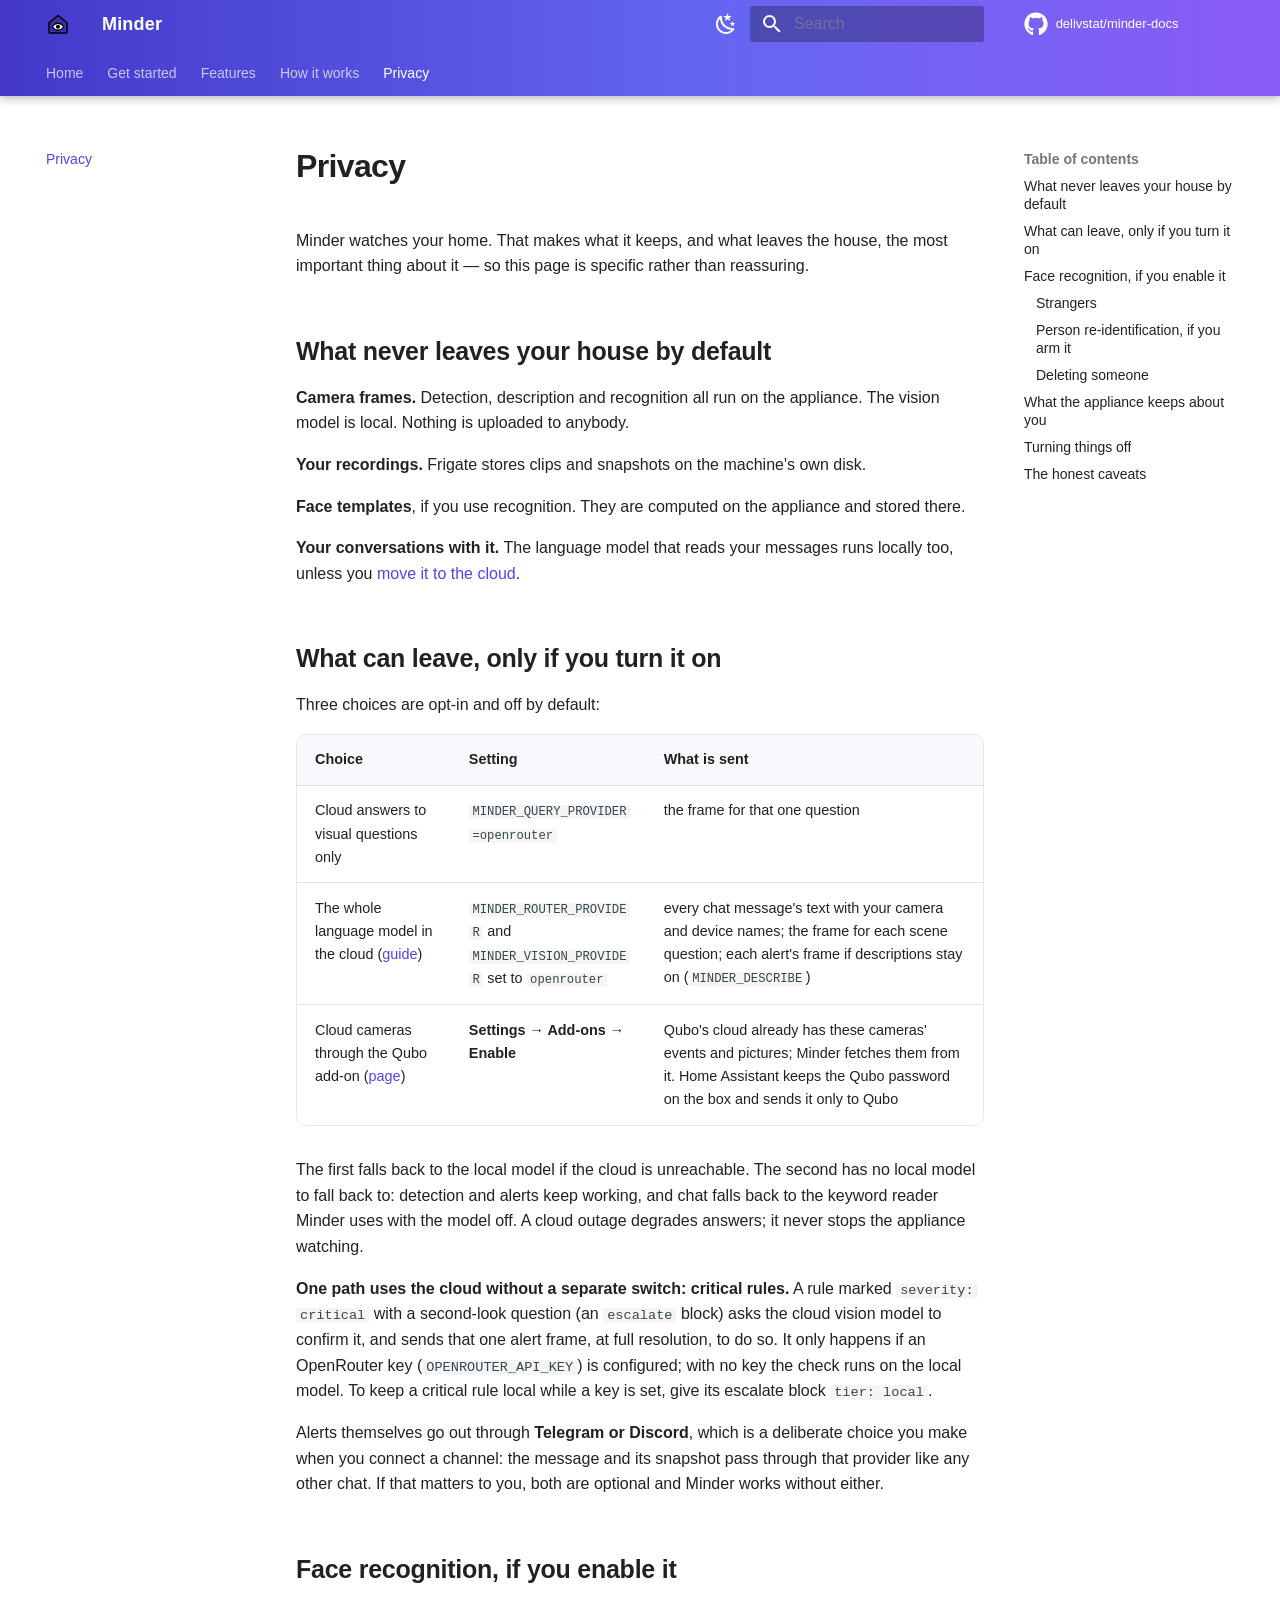
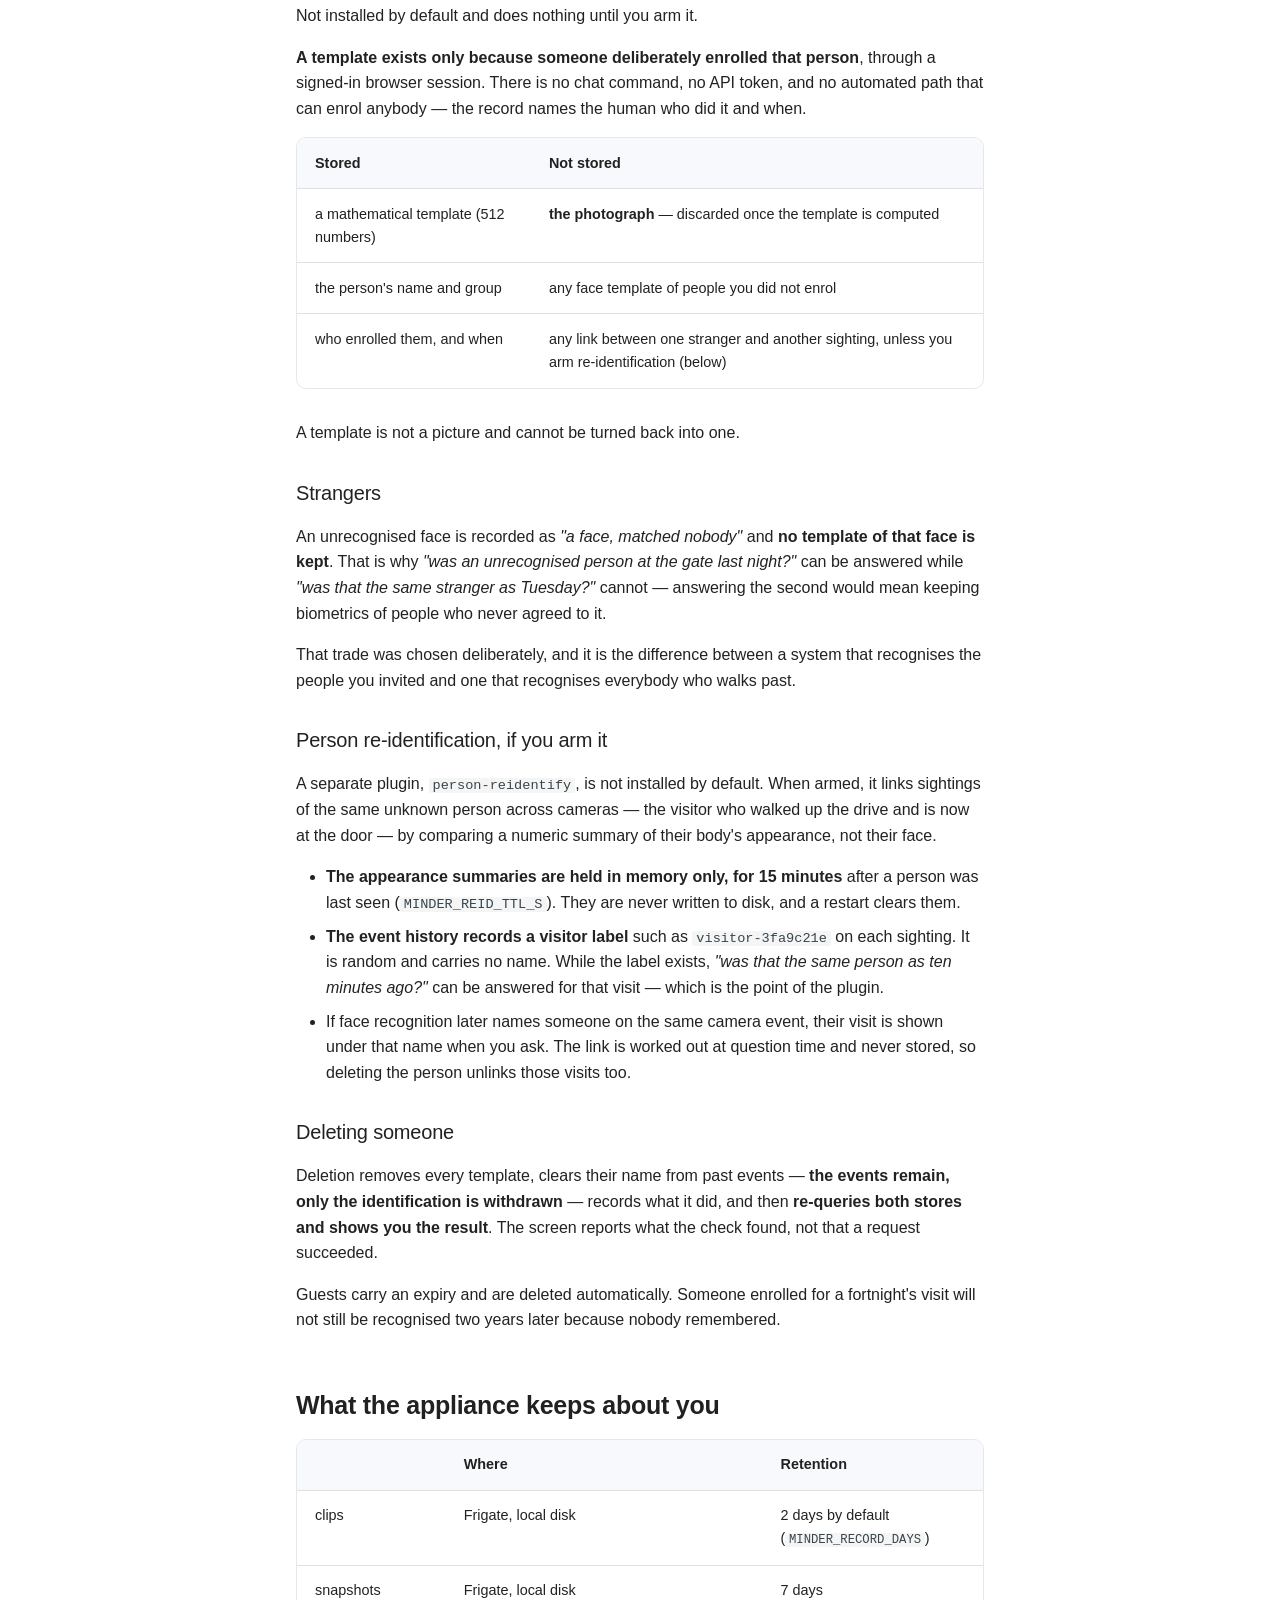
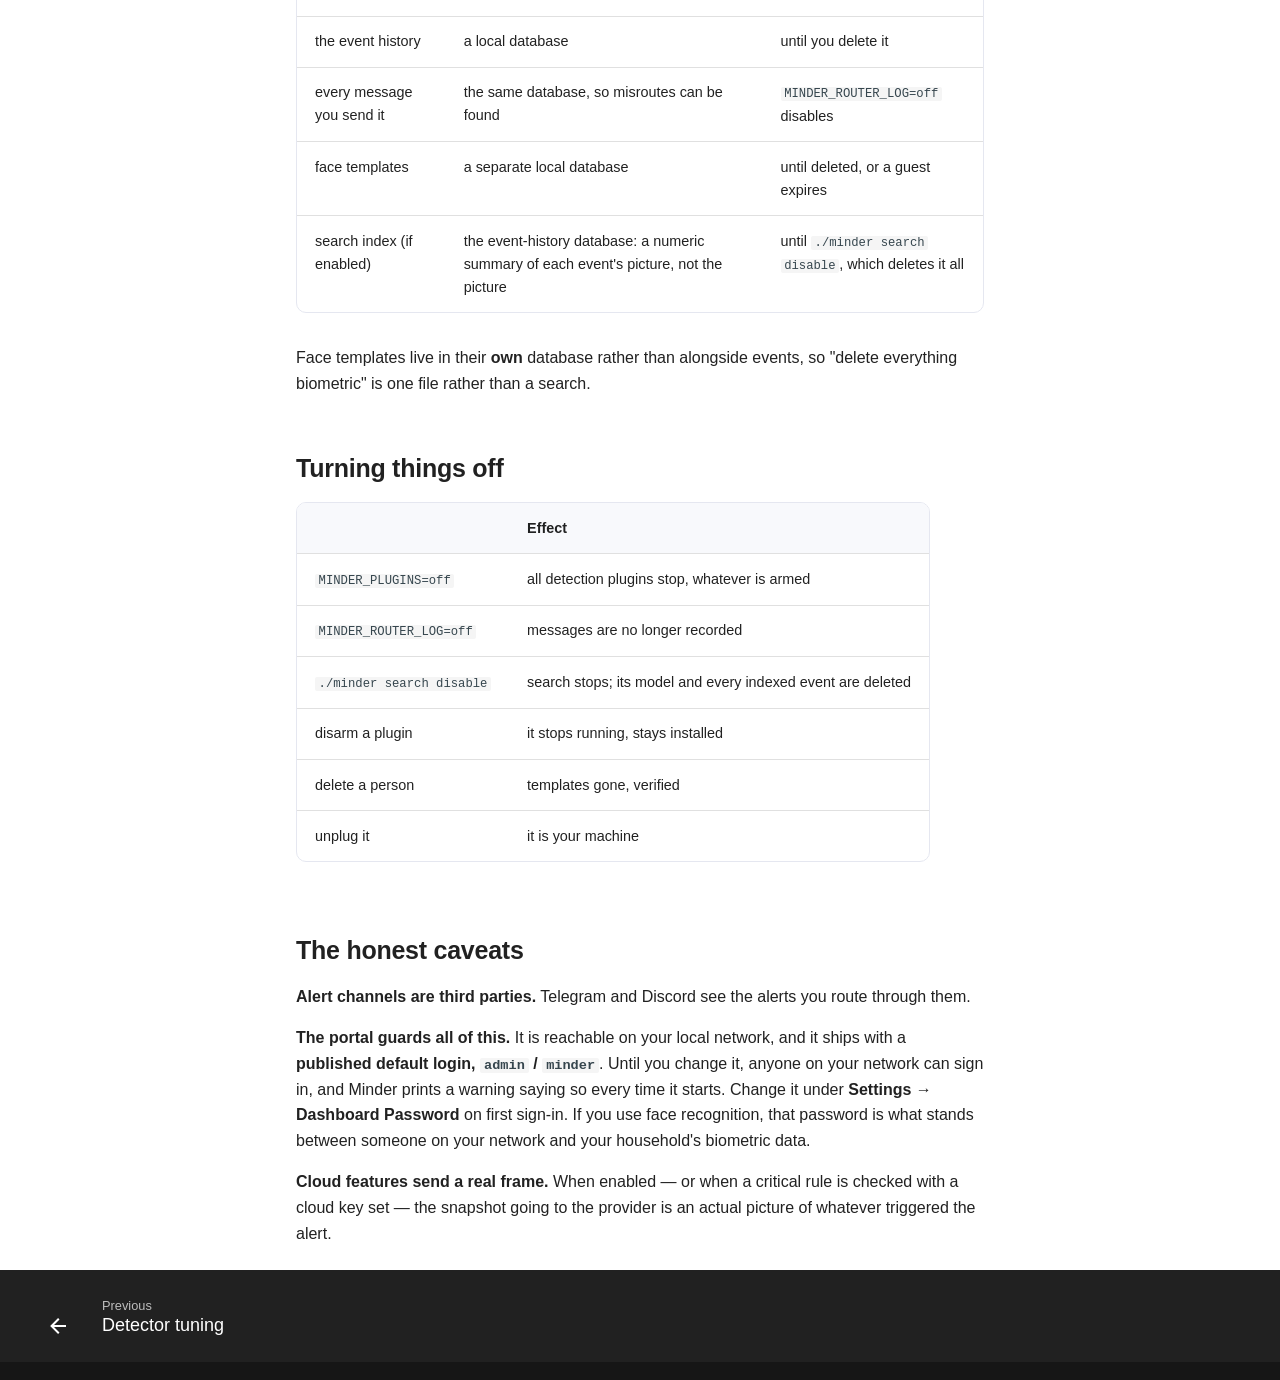
<file: privacy/index.html>
<!doctype html>
<html lang="en" class="no-js">
  <head>
    
      <meta charset="utf-8">
      <meta name="viewport" content="width=device-width,initial-scale=1">
      
        <meta name="description" content="A self-hosted home-security appliance. Watches, answers, acts, and tells you when it could not see.">
      
      
      
        <link rel="canonical" href="https://delivstat.github.io/minder-docs/privacy/">
      
      
        <link rel="prev" href="../detector-tuning/">
      
      
      
        
      
      
      <link rel="icon" href="../assets/logo.svg">
      <meta name="generator" content="mkdocs-1.6.1, mkdocs-material-9.8.0">
    
    
      
        <title>Privacy - Minder</title>
      
    
    
      <link rel="stylesheet" href="../assets/stylesheets/main.57a0d79d.min.css">
      
        
        <link rel="stylesheet" href="../assets/stylesheets/palette.fb2fffe2.min.css">
      
      


    
    
      
    
    
      
    
    
      <link rel="stylesheet" href="../stylesheets/extra.css">
    
    <script>__md_scope=new URL("..",location),__md_hash=e=>[...e].reduce(((e,_)=>(e<<5)-e+_.charCodeAt(0)),0),__md_get=(e,_=localStorage,t=__md_scope)=>JSON.parse(_.getItem(t.pathname+"."+e)),__md_set=(e,_,t=localStorage,a=__md_scope)=>{try{t.setItem(a.pathname+"."+e,JSON.stringify(_))}catch(e){}}</script>
    
      

    
    
  </head>
  
  
    
    
      
    
    
    
    
    <body dir="ltr" data-md-color-scheme="default" data-md-color-primary="custom" data-md-color-accent="custom">
  
    
    <input class="md-toggle" data-md-toggle="drawer" type="checkbox" id="__drawer" autocomplete="off">
    <input class="md-toggle" data-md-toggle="search" type="checkbox" id="__search" autocomplete="off">
    <label class="md-overlay" for="__drawer"></label>
    <div data-md-component="skip">
      
        
        <a href="#privacy" class="md-skip">
          Skip to content
        </a>
      
    </div>
    <div data-md-component="announce">
      
    </div>
    
    
      

  

<header class="md-header md-header--shadow md-header--lifted" data-md-component="header">
  <nav class="md-header__inner md-grid" aria-label="Header">
    <a href=".." title="Minder" class="md-header__button md-logo" aria-label="Minder" data-md-component="logo">
      
  <img src="../assets/logo.svg" alt="logo">

    </a>
    <label class="md-header__button md-icon" for="__drawer">
      
      <svg xmlns="http://www.w3.org/2000/svg" viewBox="0 0 24 24"><path d="M3 6h18v2H3zm0 5h18v2H3zm0 5h18v2H3z"/></svg>
    </label>
    <div class="md-header__title" data-md-component="header-title">
      <div class="md-header__ellipsis">
        <div class="md-header__topic">
          <span class="md-ellipsis">
            Minder
          </span>
        </div>
        <div class="md-header__topic" data-md-component="header-topic">
          <span class="md-ellipsis">
            
              Privacy
            
          </span>
        </div>
      </div>
    </div>
    
      
        <form class="md-header__option" data-md-component="palette">
  
    
    
    
    <input class="md-option" data-md-color-media="(prefers-color-scheme: light)" data-md-color-scheme="default" data-md-color-primary="custom" data-md-color-accent="custom"  aria-label="Switch to dark mode"  type="radio" name="__palette" id="__palette_0">
    
      <label class="md-header__button md-icon" title="Switch to dark mode" for="__palette_1" hidden>
        <svg xmlns="http://www.w3.org/2000/svg" viewBox="0 0 24 24"><path d="m17.75 4.09-2.53 1.94.91 3.06-2.63-1.81-2.63 1.81.91-3.06-2.53-1.94L12.44 4l1.06-3 1.06 3zm3.5 6.91-1.64 1.25.59 1.98-1.7-1.17-1.7 1.17.59-1.98L15.75 11l2.06-.05L18.5 9l.69 1.95zm-2.28 4.95c.83-.08 1.72 1.1 1.19 1.85-.32.45-.66.87-1.08 1.27C15.17 23 8.84 23 4.94 19.07c-3.91-3.9-3.91-10.24 0-14.14.4-.4.82-.76 1.27-1.08.75-.53 1.93.36 1.85 1.19-.27 2.86.69 5.83 2.89 8.02a9.96 9.96 0 0 0 8.02 2.89m-1.64 2.02a12.08 12.08 0 0 1-7.8-3.47c-2.17-2.19-3.33-5-3.49-7.82-2.81 3.14-2.7 7.96.31 10.98 3.02 3.01 7.84 3.12 10.98.31"/></svg>
      </label>
    
  
    
    
    
    <input class="md-option" data-md-color-media="(prefers-color-scheme: dark)" data-md-color-scheme="slate" data-md-color-primary="custom" data-md-color-accent="custom"  aria-label="Switch to light mode"  type="radio" name="__palette" id="__palette_1">
    
      <label class="md-header__button md-icon" title="Switch to light mode" for="__palette_0" hidden>
        <svg xmlns="http://www.w3.org/2000/svg" viewBox="0 0 24 24"><path d="M12 7a5 5 0 0 1 5 5 5 5 0 0 1-5 5 5 5 0 0 1-5-5 5 5 0 0 1 5-5m0 2a3 3 0 0 0-3 3 3 3 0 0 0 3 3 3 3 0 0 0 3-3 3 3 0 0 0-3-3m0-7 2.39 3.42C13.65 5.15 12.84 5 12 5s-1.65.15-2.39.42zM3.34 7l4.16-.35A7.2 7.2 0 0 0 5.94 8.5c-.44.74-.69 1.5-.83 2.29zm.02 10 1.76-3.77a7.131 7.131 0 0 0 2.38 4.14zM20.65 7l-1.77 3.79a7.02 7.02 0 0 0-2.38-4.15zm-.01 10-4.14.36c.59-.51 1.12-1.14 1.54-1.86.42-.73.69-1.5.83-2.29zM12 22l-2.41-3.44c.74.27 1.55.44 2.41.44.82 0 1.63-.17 2.37-.44z"/></svg>
      </label>
    
  
</form>
      
    
    
      <script>var palette=__md_get("__palette");if(palette&&palette.color){if("(prefers-color-scheme)"===palette.color.media){var media=matchMedia("(prefers-color-scheme: light)"),input=document.querySelector(media.matches?"[data-md-color-media='(prefers-color-scheme: light)']":"[data-md-color-media='(prefers-color-scheme: dark)']");palette.color.media=input.getAttribute("data-md-color-media"),palette.color.scheme=input.getAttribute("data-md-color-scheme"),palette.color.primary=input.getAttribute("data-md-color-primary"),palette.color.accent=input.getAttribute("data-md-color-accent")}for(var[key,value]of Object.entries(palette.color))document.body.setAttribute("data-md-color-"+key,value)}</script>
    
    
    
      
      
        <label class="md-header__button md-icon" for="__search">
          
          <svg xmlns="http://www.w3.org/2000/svg" viewBox="0 0 24 24"><path d="M9.5 3A6.5 6.5 0 0 1 16 9.5c0 1.61-.59 3.09-1.56 4.23l.27.27h.79l5 5-1.5 1.5-5-5v-.79l-.27-.27A6.52 6.52 0 0 1 9.5 16 6.5 6.5 0 0 1 3 9.5 6.5 6.5 0 0 1 9.5 3m0 2C7 5 5 7 5 9.5S7 14 9.5 14 14 12 14 9.5 12 5 9.5 5"/></svg>
        </label>
        <div class="md-search" data-md-component="search" role="dialog">
  <label class="md-search__overlay" for="__search"></label>
  <div class="md-search__inner" role="search">
    <form class="md-search__form" name="search">
      <input type="text" class="md-search__input" name="query" aria-label="Search" placeholder="Search" autocapitalize="off" autocorrect="off" autocomplete="off" spellcheck="false" data-md-component="search-query" required>
      <label class="md-search__icon md-icon" for="__search">
        
        <svg xmlns="http://www.w3.org/2000/svg" viewBox="0 0 24 24"><path d="M9.5 3A6.5 6.5 0 0 1 16 9.5c0 1.61-.59 3.09-1.56 4.23l.27.27h.79l5 5-1.5 1.5-5-5v-.79l-.27-.27A6.52 6.52 0 0 1 9.5 16 6.5 6.5 0 0 1 3 9.5 6.5 6.5 0 0 1 9.5 3m0 2C7 5 5 7 5 9.5S7 14 9.5 14 14 12 14 9.5 12 5 9.5 5"/></svg>
        
        <svg xmlns="http://www.w3.org/2000/svg" viewBox="0 0 24 24"><path d="M20 11v2H8l5.5 5.5-1.42 1.42L4.16 12l7.92-7.92L13.5 5.5 8 11z"/></svg>
      </label>
      <nav class="md-search__options" aria-label="Search">
        
        <button type="reset" class="md-search__icon md-icon" title="Clear" aria-label="Clear" tabindex="-1">
          
          <svg xmlns="http://www.w3.org/2000/svg" viewBox="0 0 24 24"><path d="M19 6.41 17.59 5 12 10.59 6.41 5 5 6.41 10.59 12 5 17.59 6.41 19 12 13.41 17.59 19 19 17.59 13.41 12z"/></svg>
        </button>
      </nav>
      
        <div class="md-search__suggest" data-md-component="search-suggest"></div>
      
    </form>
    <div class="md-search__output">
      <div class="md-search__scrollwrap" tabindex="0" data-md-scrollfix>
        <div class="md-search-result" data-md-component="search-result">
          <div class="md-search-result__meta">
            Initializing search
          </div>
          <ol class="md-search-result__list" role="presentation"></ol>
        </div>
      </div>
    </div>
  </div>
</div>
      
    
    
      <div class="md-header__source">
        <a href="https://github.com/delivstat/minder-docs" title="Go to repository" class="md-source" data-md-component="source">
  <div class="md-source__icon md-icon">
    
    <svg xmlns="http://www.w3.org/2000/svg" viewBox="0 0 512 512"><!--! Font Awesome Free 7.1.0 by @fontawesome - https://fontawesome.com License - https://fontawesome.com/license/free (Icons: CC BY 4.0, Fonts: SIL OFL 1.1, Code: MIT License) Copyright 2025 Fonticons, Inc.--><path d="M173.9 397.4c0 2-2.3 3.6-5.2 3.6-3.3.3-5.6-1.3-5.6-3.6 0-2 2.3-3.6 5.2-3.6 3-.3 5.6 1.3 5.6 3.6m-31.1-4.5c-.7 2 1.3 4.3 4.3 4.9 2.6 1 5.6 0 6.2-2s-1.3-4.3-4.3-5.2c-2.6-.7-5.5.3-6.2 2.3m44.2-1.7c-2.9.7-4.9 2.6-4.6 4.9.3 2 2.9 3.3 5.9 2.6 2.9-.7 4.9-2.6 4.6-4.6-.3-1.9-3-3.2-5.9-2.9M252.8 8C114.1 8 8 113.3 8 252c0 110.9 69.8 205.8 169.5 239.2 12.8 2.3 17.3-5.6 17.3-12.1 0-6.2-.3-40.4-.3-61.4 0 0-70 15-84.7-29.8 0 0-11.4-29.1-27.8-36.6 0 0-22.9-15.7 1.6-15.4 0 0 24.9 2 38.6 25.8 21.9 38.6 58.6 27.5 72.9 20.9 2.3-16 8.8-27.1 16-33.7-55.9-6.2-112.3-14.3-112.3-110.5 0-27.5 7.6-41.3 23.6-58.9-2.6-6.5-11.1-33.3 2.6-67.9 20.9-6.5 69 27 69 27 20-5.6 41.5-8.5 62.8-8.5s42.8 2.9 62.8 8.5c0 0 48.1-33.6 69-27 13.7 34.7 5.2 61.4 2.6 67.9 16 17.7 25.8 31.5 25.8 58.9 0 96.5-58.9 104.2-114.8 110.5 9.2 7.9 17 22.9 17 46.4 0 33.7-.3 75.4-.3 83.6 0 6.5 4.6 14.4 17.3 12.1C436.2 457.8 504 362.9 504 252 504 113.3 391.5 8 252.8 8M105.2 352.9c-1.3 1-1 3.3.7 5.2 1.6 1.6 3.9 2.3 5.2 1 1.3-1 1-3.3-.7-5.2-1.6-1.6-3.9-2.3-5.2-1m-10.8-8.1c-.7 1.3.3 2.9 2.3 3.9 1.6 1 3.6.7 4.3-.7.7-1.3-.3-2.9-2.3-3.9-2-.6-3.6-.3-4.3.7m32.4 35.6c-1.6 1.3-1 4.3 1.3 6.2 2.3 2.3 5.2 2.6 6.5 1 1.3-1.3.7-4.3-1.3-6.2-2.2-2.3-5.2-2.6-6.5-1m-11.4-14.7c-1.6 1-1.6 3.6 0 5.9s4.3 3.3 5.6 2.3c1.6-1.3 1.6-3.9 0-6.2-1.4-2.3-4-3.3-5.6-2"/></svg>
  </div>
  <div class="md-source__repository">
    delivstat/minder-docs
  </div>
</a>
      </div>
    
  </nav>
  
    
      
<nav class="md-tabs" aria-label="Tabs" data-md-component="tabs">
  <div class="md-grid">
    <ul class="md-tabs__list">
      
        
  
  
  
  
    <li class="md-tabs__item">
      <a href=".." class="md-tabs__link">
        
  
  
    
  
  Home

      </a>
    </li>
  

      
        
  
  
  
  
    
    
      <li class="md-tabs__item">
        <a href="../using-minder/" class="md-tabs__link">
          
  
  
    
  
  Get started

        </a>
      </li>
    
  

      
        
  
  
  
  
    
    
      <li class="md-tabs__item">
        <a href="../cloud-cameras/" class="md-tabs__link">
          
  
  
    
  
  Features

        </a>
      </li>
    
  

      
        
  
  
  
  
    
    
      <li class="md-tabs__item">
        <a href="../architecture/" class="md-tabs__link">
          
  
  
    
  
  How it works

        </a>
      </li>
    
  

      
        
  
  
  
    
  
  
    <li class="md-tabs__item md-tabs__item--active">
      <a href="./" class="md-tabs__link">
        
  
  
    
  
  Privacy

      </a>
    </li>
  

      
    </ul>
  </div>
</nav>
    
  
</header>
    
    <div class="md-container" data-md-component="container">
      
      
        
      
      <main class="md-main" data-md-component="main">
        <div class="md-main__inner md-grid">
          
            
              
              <div class="md-sidebar md-sidebar--primary" data-md-component="sidebar" data-md-type="navigation" >
                <div class="md-sidebar__scrollwrap">
                  <div class="md-sidebar__inner">
                    


  


<nav class="md-nav md-nav--primary md-nav--lifted" aria-label="Navigation" data-md-level="0">
  <label class="md-nav__title" for="__drawer">
    <a href=".." title="Minder" class="md-nav__button md-logo" aria-label="Minder" data-md-component="logo">
      
  <img src="../assets/logo.svg" alt="logo">

    </a>
    Minder
  </label>
  
    <div class="md-nav__source">
      <a href="https://github.com/delivstat/minder-docs" title="Go to repository" class="md-source" data-md-component="source">
  <div class="md-source__icon md-icon">
    
    <svg xmlns="http://www.w3.org/2000/svg" viewBox="0 0 512 512"><!--! Font Awesome Free 7.1.0 by @fontawesome - https://fontawesome.com License - https://fontawesome.com/license/free (Icons: CC BY 4.0, Fonts: SIL OFL 1.1, Code: MIT License) Copyright 2025 Fonticons, Inc.--><path d="M173.9 397.4c0 2-2.3 3.6-5.2 3.6-3.3.3-5.6-1.3-5.6-3.6 0-2 2.3-3.6 5.2-3.6 3-.3 5.6 1.3 5.6 3.6m-31.1-4.5c-.7 2 1.3 4.3 4.3 4.9 2.6 1 5.6 0 6.2-2s-1.3-4.3-4.3-5.2c-2.6-.7-5.5.3-6.2 2.3m44.2-1.7c-2.9.7-4.9 2.6-4.6 4.9.3 2 2.9 3.3 5.9 2.6 2.9-.7 4.9-2.6 4.6-4.6-.3-1.9-3-3.2-5.9-2.9M252.8 8C114.1 8 8 113.3 8 252c0 110.9 69.8 205.8 169.5 239.2 12.8 2.3 17.3-5.6 17.3-12.1 0-6.2-.3-40.4-.3-61.4 0 0-70 15-84.7-29.8 0 0-11.4-29.1-27.8-36.6 0 0-22.9-15.7 1.6-15.4 0 0 24.9 2 38.6 25.8 21.9 38.6 58.6 27.5 72.9 20.9 2.3-16 8.8-27.1 16-33.7-55.9-6.2-112.3-14.3-112.3-110.5 0-27.5 7.6-41.3 23.6-58.9-2.6-6.5-11.1-33.3 2.6-67.9 20.9-6.5 69 27 69 27 20-5.6 41.5-8.5 62.8-8.5s42.8 2.9 62.8 8.5c0 0 48.1-33.6 69-27 13.7 34.7 5.2 61.4 2.6 67.9 16 17.7 25.8 31.5 25.8 58.9 0 96.5-58.9 104.2-114.8 110.5 9.2 7.9 17 22.9 17 46.4 0 33.7-.3 75.4-.3 83.6 0 6.5 4.6 14.4 17.3 12.1C436.2 457.8 504 362.9 504 252 504 113.3 391.5 8 252.8 8M105.2 352.9c-1.3 1-1 3.3.7 5.2 1.6 1.6 3.9 2.3 5.2 1 1.3-1 1-3.3-.7-5.2-1.6-1.6-3.9-2.3-5.2-1m-10.8-8.1c-.7 1.3.3 2.9 2.3 3.9 1.6 1 3.6.7 4.3-.7.7-1.3-.3-2.9-2.3-3.9-2-.6-3.6-.3-4.3.7m32.4 35.6c-1.6 1.3-1 4.3 1.3 6.2 2.3 2.3 5.2 2.6 6.5 1 1.3-1.3.7-4.3-1.3-6.2-2.2-2.3-5.2-2.6-6.5-1m-11.4-14.7c-1.6 1-1.6 3.6 0 5.9s4.3 3.3 5.6 2.3c1.6-1.3 1.6-3.9 0-6.2-1.4-2.3-4-3.3-5.6-2"/></svg>
  </div>
  <div class="md-source__repository">
    delivstat/minder-docs
  </div>
</a>
    </div>
  
  <ul class="md-nav__list" data-md-scrollfix>
    
      
      
  
  
  
  
    <li class="md-nav__item">
      <a href=".." class="md-nav__link">
        
  
  
  <span class="md-ellipsis">
    
  
    Home
  

    
  </span>
  
  

      </a>
    </li>
  

    
      
      
  
  
  
  
    
    
      
        
      
        
      
        
      
        
      
    
    
    
      
      
    
    
    <li class="md-nav__item md-nav__item--nested">
      
        
        
        <input class="md-nav__toggle md-toggle " type="checkbox" id="__nav_2" >
        
          
          <label class="md-nav__link" for="__nav_2" id="__nav_2_label" tabindex="0">
            
  
  
  <span class="md-ellipsis">
    
  
    Get started
  

    
  </span>
  
  

            <span class="md-nav__icon md-icon"></span>
          </label>
        
        <nav class="md-nav" data-md-level="1" aria-labelledby="__nav_2_label" aria-expanded="false">
          <label class="md-nav__title" for="__nav_2">
            <span class="md-nav__icon md-icon"></span>
            
  
    Get started
  

          </label>
          <ul class="md-nav__list" data-md-scrollfix>
            
              
                
  
  
  
  
    <li class="md-nav__item">
      <a href="../using-minder/" class="md-nav__link">
        
  
  
  <span class="md-ellipsis">
    
  
    Using Minder
  

    
  </span>
  
  

      </a>
    </li>
  

              
            
              
                
  
  
  
  
    <li class="md-nav__item">
      <a href="../hardware-sizing/" class="md-nav__link">
        
  
  
  <span class="md-ellipsis">
    
  
    Hardware sizing
  

    
  </span>
  
  

      </a>
    </li>
  

              
            
              
                
  
  
  
  
    <li class="md-nav__item">
      <a href="../cloud-model/" class="md-nav__link">
        
  
  
  <span class="md-ellipsis">
    
  
    The language model in the cloud
  

    
  </span>
  
  

      </a>
    </li>
  

              
            
              
                
  
  
  
  
    <li class="md-nav__item">
      <a href="../walkthrough/" class="md-nav__link">
        
  
  
  <span class="md-ellipsis">
    
  
    Walkthrough
  

    
  </span>
  
  

      </a>
    </li>
  

              
            
          </ul>
        </nav>
      
    </li>
  

    
      
      
  
  
  
  
    
    
      
        
      
        
      
        
      
    
    
    
      
      
    
    
    <li class="md-nav__item md-nav__item--nested">
      
        
        
        <input class="md-nav__toggle md-toggle " type="checkbox" id="__nav_3" >
        
          
          <label class="md-nav__link" for="__nav_3" id="__nav_3_label" tabindex="0">
            
  
  
  <span class="md-ellipsis">
    
  
    Features
  

    
  </span>
  
  

            <span class="md-nav__icon md-icon"></span>
          </label>
        
        <nav class="md-nav" data-md-level="1" aria-labelledby="__nav_3_label" aria-expanded="false">
          <label class="md-nav__title" for="__nav_3">
            <span class="md-nav__icon md-icon"></span>
            
  
    Features
  

          </label>
          <ul class="md-nav__list" data-md-scrollfix>
            
              
                
  
  
  
  
    <li class="md-nav__item">
      <a href="../cloud-cameras/" class="md-nav__link">
        
  
  
  <span class="md-ellipsis">
    
  
    Cloud cameras (Qubo and others)
  

    
  </span>
  
  

      </a>
    </li>
  

              
            
              
                
  
  
  
  
    <li class="md-nav__item">
      <a href="../search/" class="md-nav__link">
        
  
  
  <span class="md-ellipsis">
    
  
    Searching what the cameras saw
  

    
  </span>
  
  

      </a>
    </li>
  

              
            
              
                
  
  
  
  
    <li class="md-nav__item">
      <a href="../face-recognition/" class="md-nav__link">
        
  
  
  <span class="md-ellipsis">
    
  
    Faces: detection and recognition
  

    
  </span>
  
  

      </a>
    </li>
  

              
            
          </ul>
        </nav>
      
    </li>
  

    
      
      
  
  
  
  
    
    
      
        
      
        
      
    
    
    
      
      
    
    
    <li class="md-nav__item md-nav__item--nested">
      
        
        
        <input class="md-nav__toggle md-toggle " type="checkbox" id="__nav_4" >
        
          
          <label class="md-nav__link" for="__nav_4" id="__nav_4_label" tabindex="0">
            
  
  
  <span class="md-ellipsis">
    
  
    How it works
  

    
  </span>
  
  

            <span class="md-nav__icon md-icon"></span>
          </label>
        
        <nav class="md-nav" data-md-level="1" aria-labelledby="__nav_4_label" aria-expanded="false">
          <label class="md-nav__title" for="__nav_4">
            <span class="md-nav__icon md-icon"></span>
            
  
    How it works
  

          </label>
          <ul class="md-nav__list" data-md-scrollfix>
            
              
                
  
  
  
  
    <li class="md-nav__item">
      <a href="../architecture/" class="md-nav__link">
        
  
  
  <span class="md-ellipsis">
    
  
    Architecture
  

    
  </span>
  
  

      </a>
    </li>
  

              
            
              
                
  
  
  
  
    <li class="md-nav__item">
      <a href="../detector-tuning/" class="md-nav__link">
        
  
  
  <span class="md-ellipsis">
    
  
    Detector tuning
  

    
  </span>
  
  

      </a>
    </li>
  

              
            
          </ul>
        </nav>
      
    </li>
  

    
      
      
  
  
    
  
  
  
    <li class="md-nav__item md-nav__item--active">
      
      <input class="md-nav__toggle md-toggle" type="checkbox" id="__toc">
      
      
        
      
      
        <label class="md-nav__link md-nav__link--active" for="__toc">
          
  
  
  <span class="md-ellipsis">
    
  
    Privacy
  

    
  </span>
  
  

          <span class="md-nav__icon md-icon"></span>
        </label>
      
      <a href="./" class="md-nav__link md-nav__link--active">
        
  
  
  <span class="md-ellipsis">
    
  
    Privacy
  

    
  </span>
  
  

      </a>
      
        

<nav class="md-nav md-nav--secondary" aria-label="Table of contents">
  
  
  
    
  
  
    <label class="md-nav__title" for="__toc">
      <span class="md-nav__icon md-icon"></span>
      Table of contents
    </label>
    <ul class="md-nav__list" data-md-component="toc" data-md-scrollfix>
      
        <li class="md-nav__item">
  <a href="#what-never-leaves-your-house-by-default" class="md-nav__link">
    <span class="md-ellipsis">
      
        What never leaves your house by default
      
    </span>
  </a>
  
</li>
      
        <li class="md-nav__item">
  <a href="#what-can-leave-only-if-you-turn-it-on" class="md-nav__link">
    <span class="md-ellipsis">
      
        What can leave, only if you turn it on
      
    </span>
  </a>
  
</li>
      
        <li class="md-nav__item">
  <a href="#face-recognition-if-you-enable-it" class="md-nav__link">
    <span class="md-ellipsis">
      
        Face recognition, if you enable it
      
    </span>
  </a>
  
    <nav class="md-nav" aria-label="Face recognition, if you enable it">
      <ul class="md-nav__list">
        
          <li class="md-nav__item">
  <a href="#strangers" class="md-nav__link">
    <span class="md-ellipsis">
      
        Strangers
      
    </span>
  </a>
  
</li>
        
          <li class="md-nav__item">
  <a href="#person-re-identification-if-you-arm-it" class="md-nav__link">
    <span class="md-ellipsis">
      
        Person re-identification, if you arm it
      
    </span>
  </a>
  
</li>
        
          <li class="md-nav__item">
  <a href="#deleting-someone" class="md-nav__link">
    <span class="md-ellipsis">
      
        Deleting someone
      
    </span>
  </a>
  
</li>
        
      </ul>
    </nav>
  
</li>
      
        <li class="md-nav__item">
  <a href="#what-the-appliance-keeps-about-you" class="md-nav__link">
    <span class="md-ellipsis">
      
        What the appliance keeps about you
      
    </span>
  </a>
  
</li>
      
        <li class="md-nav__item">
  <a href="#turning-things-off" class="md-nav__link">
    <span class="md-ellipsis">
      
        Turning things off
      
    </span>
  </a>
  
</li>
      
        <li class="md-nav__item">
  <a href="#the-honest-caveats" class="md-nav__link">
    <span class="md-ellipsis">
      
        The honest caveats
      
    </span>
  </a>
  
</li>
      
    </ul>
  
</nav>
      
    </li>
  

    
  </ul>
</nav>
                  </div>
                </div>
              </div>
            
            
              
              <div class="md-sidebar md-sidebar--secondary" data-md-component="sidebar" data-md-type="toc" >
                <div class="md-sidebar__scrollwrap">
                  <div class="md-sidebar__inner">
                    

<nav class="md-nav md-nav--secondary" aria-label="Table of contents">
  
  
  
    
  
  
    <label class="md-nav__title" for="__toc">
      <span class="md-nav__icon md-icon"></span>
      Table of contents
    </label>
    <ul class="md-nav__list" data-md-component="toc" data-md-scrollfix>
      
        <li class="md-nav__item">
  <a href="#what-never-leaves-your-house-by-default" class="md-nav__link">
    <span class="md-ellipsis">
      
        What never leaves your house by default
      
    </span>
  </a>
  
</li>
      
        <li class="md-nav__item">
  <a href="#what-can-leave-only-if-you-turn-it-on" class="md-nav__link">
    <span class="md-ellipsis">
      
        What can leave, only if you turn it on
      
    </span>
  </a>
  
</li>
      
        <li class="md-nav__item">
  <a href="#face-recognition-if-you-enable-it" class="md-nav__link">
    <span class="md-ellipsis">
      
        Face recognition, if you enable it
      
    </span>
  </a>
  
    <nav class="md-nav" aria-label="Face recognition, if you enable it">
      <ul class="md-nav__list">
        
          <li class="md-nav__item">
  <a href="#strangers" class="md-nav__link">
    <span class="md-ellipsis">
      
        Strangers
      
    </span>
  </a>
  
</li>
        
          <li class="md-nav__item">
  <a href="#person-re-identification-if-you-arm-it" class="md-nav__link">
    <span class="md-ellipsis">
      
        Person re-identification, if you arm it
      
    </span>
  </a>
  
</li>
        
          <li class="md-nav__item">
  <a href="#deleting-someone" class="md-nav__link">
    <span class="md-ellipsis">
      
        Deleting someone
      
    </span>
  </a>
  
</li>
        
      </ul>
    </nav>
  
</li>
      
        <li class="md-nav__item">
  <a href="#what-the-appliance-keeps-about-you" class="md-nav__link">
    <span class="md-ellipsis">
      
        What the appliance keeps about you
      
    </span>
  </a>
  
</li>
      
        <li class="md-nav__item">
  <a href="#turning-things-off" class="md-nav__link">
    <span class="md-ellipsis">
      
        Turning things off
      
    </span>
  </a>
  
</li>
      
        <li class="md-nav__item">
  <a href="#the-honest-caveats" class="md-nav__link">
    <span class="md-ellipsis">
      
        The honest caveats
      
    </span>
  </a>
  
</li>
      
    </ul>
  
</nav>
                  </div>
                </div>
              </div>
            
          
          
            <div class="md-content" data-md-component="content">
              
              <article class="md-content__inner md-typeset">
                
                  


  
  


<h1 id="privacy">Privacy<a class="headerlink" href="#privacy" title="Permanent link">&para;</a></h1>
<p>Minder watches your home. That makes what it keeps, and what leaves the house, the most important
thing about it — so this page is specific rather than reassuring.</p>
<h2 id="what-never-leaves-your-house-by-default">What never leaves your house by default<a class="headerlink" href="#what-never-leaves-your-house-by-default" title="Permanent link">&para;</a></h2>
<p><strong>Camera frames.</strong> Detection, description and recognition all run on the appliance. The vision
model is local. Nothing is uploaded to anybody.</p>
<p><strong>Your recordings.</strong> Frigate stores clips and snapshots on the machine's own disk.</p>
<p><strong>Face templates</strong>, if you use recognition. They are computed on the appliance and stored there.</p>
<p><strong>Your conversations with it.</strong> The language model that reads your messages runs locally too,
unless you <a href="../cloud-model/">move it to the cloud</a>.</p>
<h2 id="what-can-leave-only-if-you-turn-it-on">What can leave, only if you turn it on<a class="headerlink" href="#what-can-leave-only-if-you-turn-it-on" title="Permanent link">&para;</a></h2>
<p>Three choices are opt-in and off by default:</p>
<table>
<thead>
<tr>
<th>Choice</th>
<th>Setting</th>
<th>What is sent</th>
</tr>
</thead>
<tbody>
<tr>
<td>Cloud answers to visual questions only</td>
<td><code>MINDER_QUERY_PROVIDER=openrouter</code></td>
<td>the frame for that one question</td>
</tr>
<tr>
<td>The whole language model in the cloud (<a href="../cloud-model/">guide</a>)</td>
<td><code>MINDER_ROUTER_PROVIDER</code> and <code>MINDER_VISION_PROVIDER</code> set to <code>openrouter</code></td>
<td>every chat message's text with your camera and device names; the frame for each scene question; each alert's frame if descriptions stay on (<code>MINDER_DESCRIBE</code>)</td>
</tr>
<tr>
<td>Cloud cameras through the Qubo add-on (<a href="../cloud-cameras/">page</a>)</td>
<td><strong>Settings → Add-ons → Enable</strong></td>
<td>Qubo's cloud already has these cameras' events and pictures; Minder fetches them from it. Home Assistant keeps the Qubo password on the box and sends it only to Qubo</td>
</tr>
</tbody>
</table>
<p>The first falls back to the local model if the cloud is unreachable. The second has no local model to
fall back to: detection and alerts keep working, and chat falls back to the keyword reader Minder
uses with the model off. A cloud outage degrades answers; it never stops the appliance watching.</p>
<p><strong>One path uses the cloud without a separate switch: critical rules.</strong> A rule marked
<code>severity: critical</code> with a second-look question (an <code>escalate</code> block) asks the cloud vision model to
confirm it, and sends that one alert frame, at full resolution, to do so. It only happens if an
OpenRouter key (<code>OPENROUTER_API_KEY</code>) is configured; with no key the check runs on the local model.
To keep a critical rule local while a key is set, give its escalate block <code>tier: local</code>.</p>
<p>Alerts themselves go out through <strong>Telegram or Discord</strong>, which is a deliberate choice you make when
you connect a channel: the message and its snapshot pass through that provider like any other chat.
If that matters to you, both are optional and Minder works without either.</p>
<h2 id="face-recognition-if-you-enable-it">Face recognition, if you enable it<a class="headerlink" href="#face-recognition-if-you-enable-it" title="Permanent link">&para;</a></h2>
<p>Not installed by default and does nothing until you arm it.</p>
<p><strong>A template exists only because someone deliberately enrolled that person</strong>, through a signed-in
browser session. There is no chat command, no API token, and no automated path that can enrol
anybody — the record names the human who did it and when.</p>
<table>
<thead>
<tr>
<th>Stored</th>
<th>Not stored</th>
</tr>
</thead>
<tbody>
<tr>
<td>a mathematical template (512 numbers)</td>
<td><strong>the photograph</strong> — discarded once the template is computed</td>
</tr>
<tr>
<td>the person's name and group</td>
<td>any face template of people you did not enrol</td>
</tr>
<tr>
<td>who enrolled them, and when</td>
<td>any link between one stranger and another sighting, unless you arm re-identification (below)</td>
</tr>
</tbody>
</table>
<p>A template is not a picture and cannot be turned back into one.</p>
<h3 id="strangers">Strangers<a class="headerlink" href="#strangers" title="Permanent link">&para;</a></h3>
<p>An unrecognised face is recorded as <em>"a face, matched nobody"</em> and <strong>no template of that face is
kept</strong>. That is why <em>"was an unrecognised person at the gate last night?"</em> can be answered while
<em>"was that the same stranger as Tuesday?"</em> cannot — answering the second would mean keeping
biometrics of people who never agreed to it.</p>
<p>That trade was chosen deliberately, and it is the difference between a system that recognises the
people you invited and one that recognises everybody who walks past.</p>
<h3 id="person-re-identification-if-you-arm-it">Person re-identification, if you arm it<a class="headerlink" href="#person-re-identification-if-you-arm-it" title="Permanent link">&para;</a></h3>
<p>A separate plugin, <code>person-reidentify</code>, is not installed by default. When armed, it links sightings
of the same unknown person across cameras — the visitor who walked up the drive and is now at the
door — by comparing a numeric summary of their body's appearance, not their face.</p>
<ul>
<li><strong>The appearance summaries are held in memory only, for 15 minutes</strong> after a person was last seen
  (<code>MINDER_REID_TTL_S</code>). They are never written to disk, and a restart clears them.</li>
<li><strong>The event history records a visitor label</strong> such as <code>visitor-3fa9c21e</code> on each sighting. It is
  random and carries no name. While the label exists, <em>"was that the same person
  as ten minutes ago?"</em> can be answered for that visit — which is the point of the plugin.</li>
<li>If face recognition later names someone on the same camera event, their visit is shown under that
  name when you ask. The link is worked out at question time and never stored, so deleting the
  person unlinks those visits too.</li>
</ul>
<h3 id="deleting-someone">Deleting someone<a class="headerlink" href="#deleting-someone" title="Permanent link">&para;</a></h3>
<p>Deletion removes every template, clears their name from past events — <strong>the events remain, only the
identification is withdrawn</strong> — records what it did, and then <strong>re-queries both stores and shows you
the result</strong>. The screen reports what the check found, not that a request succeeded.</p>
<p>Guests carry an expiry and are deleted automatically. Someone enrolled for a fortnight's visit will
not still be recognised two years later because nobody remembered.</p>
<h2 id="what-the-appliance-keeps-about-you">What the appliance keeps about you<a class="headerlink" href="#what-the-appliance-keeps-about-you" title="Permanent link">&para;</a></h2>
<table>
<thead>
<tr>
<th></th>
<th>Where</th>
<th>Retention</th>
</tr>
</thead>
<tbody>
<tr>
<td>clips</td>
<td>Frigate, local disk</td>
<td>2 days by default (<code>MINDER_RECORD_DAYS</code>)</td>
</tr>
<tr>
<td>snapshots</td>
<td>Frigate, local disk</td>
<td>7 days</td>
</tr>
<tr>
<td>the event history</td>
<td>a local database</td>
<td>until you delete it</td>
</tr>
<tr>
<td>every message you send it</td>
<td>the same database, so misroutes can be found</td>
<td><code>MINDER_ROUTER_LOG=off</code> disables</td>
</tr>
<tr>
<td>face templates</td>
<td>a separate local database</td>
<td>until deleted, or a guest expires</td>
</tr>
<tr>
<td>search index (if enabled)</td>
<td>the event-history database: a numeric summary of each event's picture, not the picture</td>
<td>until <code>./minder search disable</code>, which deletes it all</td>
</tr>
</tbody>
</table>
<p>Face templates live in their <strong>own</strong> database rather than alongside events, so "delete everything
biometric" is one file rather than a search.</p>
<h2 id="turning-things-off">Turning things off<a class="headerlink" href="#turning-things-off" title="Permanent link">&para;</a></h2>
<table>
<thead>
<tr>
<th></th>
<th>Effect</th>
</tr>
</thead>
<tbody>
<tr>
<td><code>MINDER_PLUGINS=off</code></td>
<td>all detection plugins stop, whatever is armed</td>
</tr>
<tr>
<td><code>MINDER_ROUTER_LOG=off</code></td>
<td>messages are no longer recorded</td>
</tr>
<tr>
<td><code>./minder search disable</code></td>
<td>search stops; its model and every indexed event are deleted</td>
</tr>
<tr>
<td>disarm a plugin</td>
<td>it stops running, stays installed</td>
</tr>
<tr>
<td>delete a person</td>
<td>templates gone, verified</td>
</tr>
<tr>
<td>unplug it</td>
<td>it is your machine</td>
</tr>
</tbody>
</table>
<h2 id="the-honest-caveats">The honest caveats<a class="headerlink" href="#the-honest-caveats" title="Permanent link">&para;</a></h2>
<p><strong>Alert channels are third parties.</strong> Telegram and Discord see the alerts you route through them.</p>
<p><strong>The portal guards all of this.</strong> It is reachable on your local network, and it ships with a
<strong>published default login, <code>admin</code> / <code>minder</code></strong>. Until you change it, anyone on your network can sign
in, and Minder prints a warning saying so every time it starts. Change it under <strong>Settings →
Dashboard Password</strong> on first sign-in. If you use face recognition, that password is what stands
between someone on your network and your household's biometric data.</p>
<p><strong>Cloud features send a real frame.</strong> When enabled — or when a critical rule is checked with a cloud
key set — the snapshot going to the provider is an actual picture of whatever triggered the alert.</p>












                
              </article>
            </div>
          
          
<script>var target=document.getElementById(location.hash.slice(1));target&&target.name&&(target.checked=target.name.startsWith("__tabbed_"))</script>
        </div>
        
          <button type="button" class="md-top md-icon" data-md-component="top" hidden>
  
  <svg xmlns="http://www.w3.org/2000/svg" viewBox="0 0 24 24"><path d="M13 20h-2V8l-5.5 5.5-1.42-1.42L12 4.16l7.92 7.92-1.42 1.42L13 8z"/></svg>
  Back to top
</button>
        
      </main>
      
        <footer class="md-footer">
  
    
      
      <nav class="md-footer__inner md-grid" aria-label="Footer" >
        
          
          <a href="../detector-tuning/" class="md-footer__link md-footer__link--prev" aria-label="Previous: Detector tuning">
            <div class="md-footer__button md-icon">
              
              <svg xmlns="http://www.w3.org/2000/svg" viewBox="0 0 24 24"><path d="M20 11v2H8l5.5 5.5-1.42 1.42L4.16 12l7.92-7.92L13.5 5.5 8 11z"/></svg>
            </div>
            <div class="md-footer__title">
              <span class="md-footer__direction">
                Previous
              </span>
              <div class="md-ellipsis">
                Detector tuning
              </div>
            </div>
          </a>
        
        
      </nav>
    
  
  <div class="md-footer-meta md-typeset">
    <div class="md-footer-meta__inner md-grid">
      <div class="md-copyright">
  
  
</div>
      
    </div>
  </div>
</footer>
      
    </div>
    <div class="md-dialog" data-md-component="dialog">
      <div class="md-dialog__inner md-typeset"></div>
    </div>
    
    
    
      
      
      <script id="__config" type="application/json">{"annotate": null, "base": "..", "features": ["navigation.tabs", "navigation.tabs.sticky", "navigation.instant", "navigation.top", "navigation.footer", "navigation.indexes", "toc.follow", "search.suggest", "search.highlight", "content.code.copy"], "search": "../assets/javascripts/workers/search.a7633da7.min.js", "tags": null, "translations": {"clipboard.copied": "Copied to clipboard", "clipboard.copy": "Copy to clipboard", "search.result.more.one": "1 more on this page", "search.result.more.other": "# more on this page", "search.result.none": "No matching documents", "search.result.one": "1 matching document", "search.result.other": "# matching documents", "search.result.placeholder": "Type to start searching", "search.result.term.missing": "Missing", "select.version": "Select version"}, "version": null}</script>
    
    
      <script src="../assets/javascripts/bundle.c21346df.min.js"></script>
      
    
  </body>
</html>
</file>
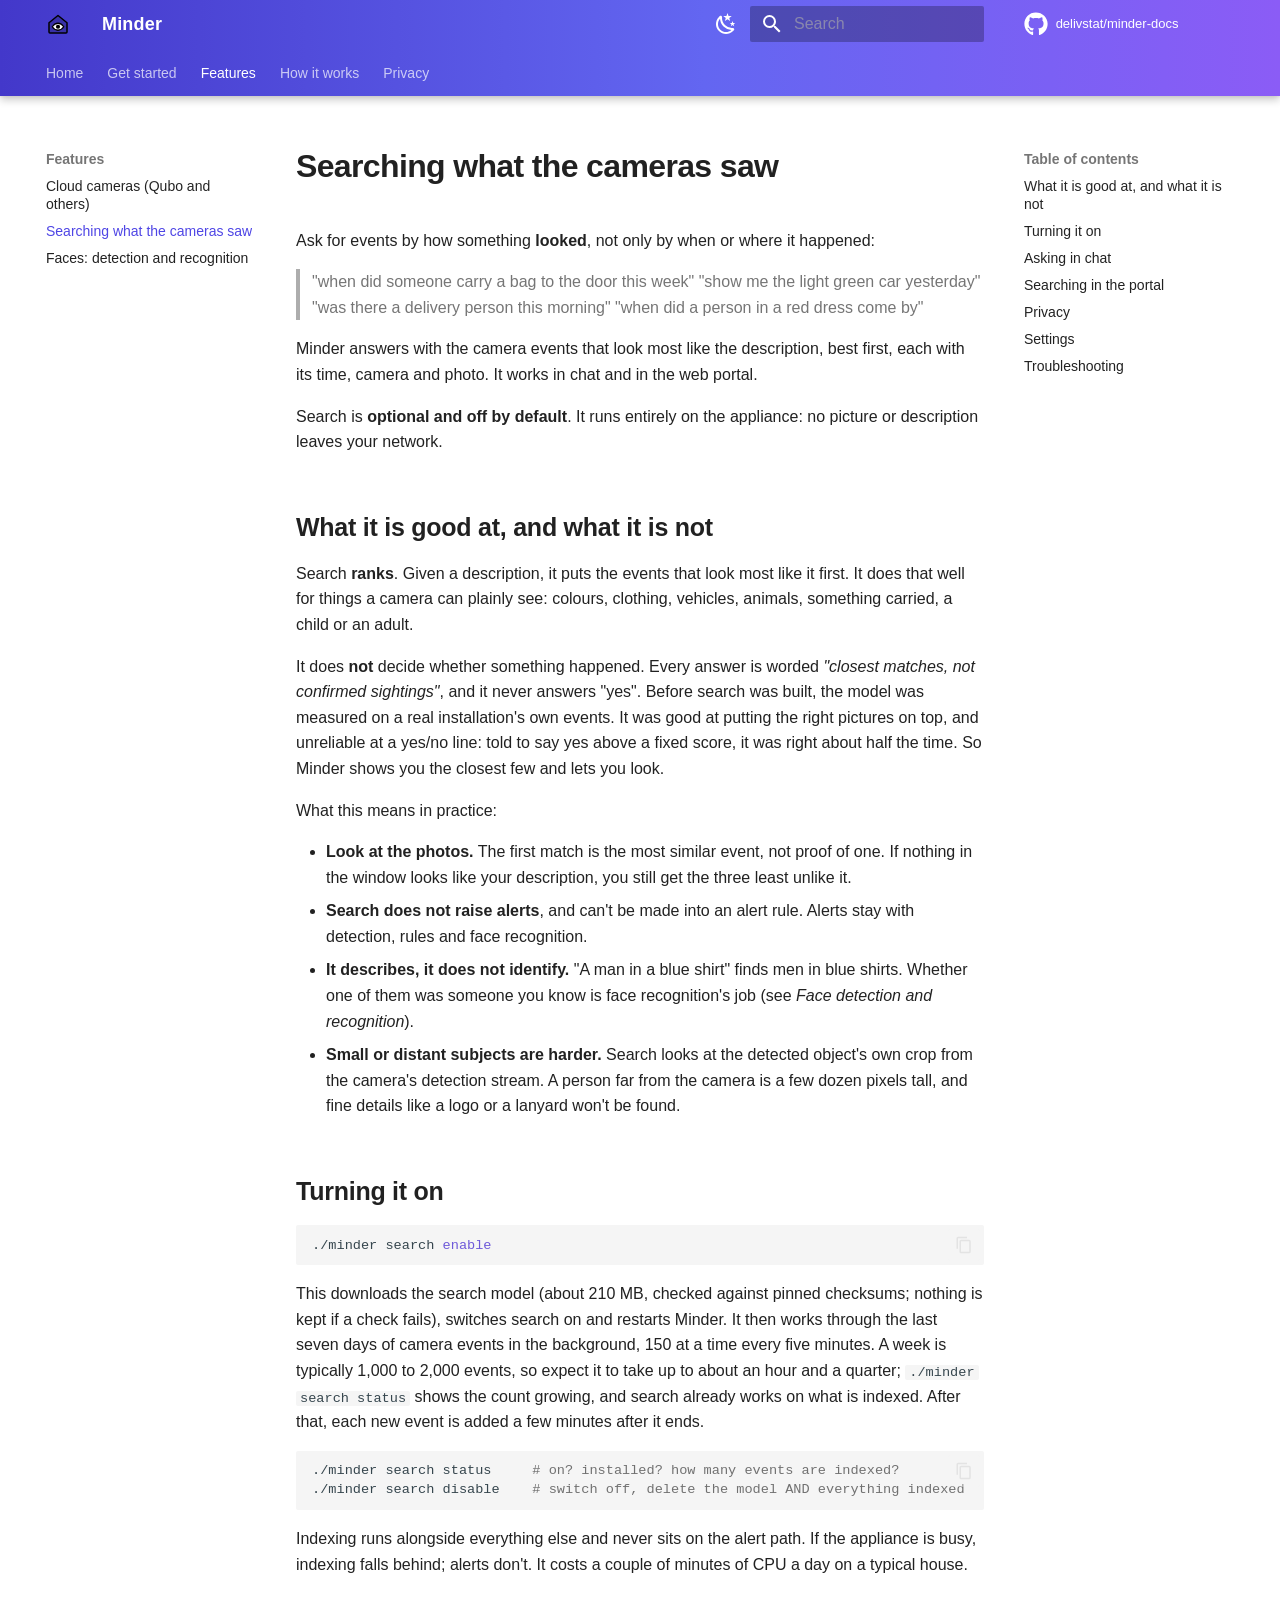
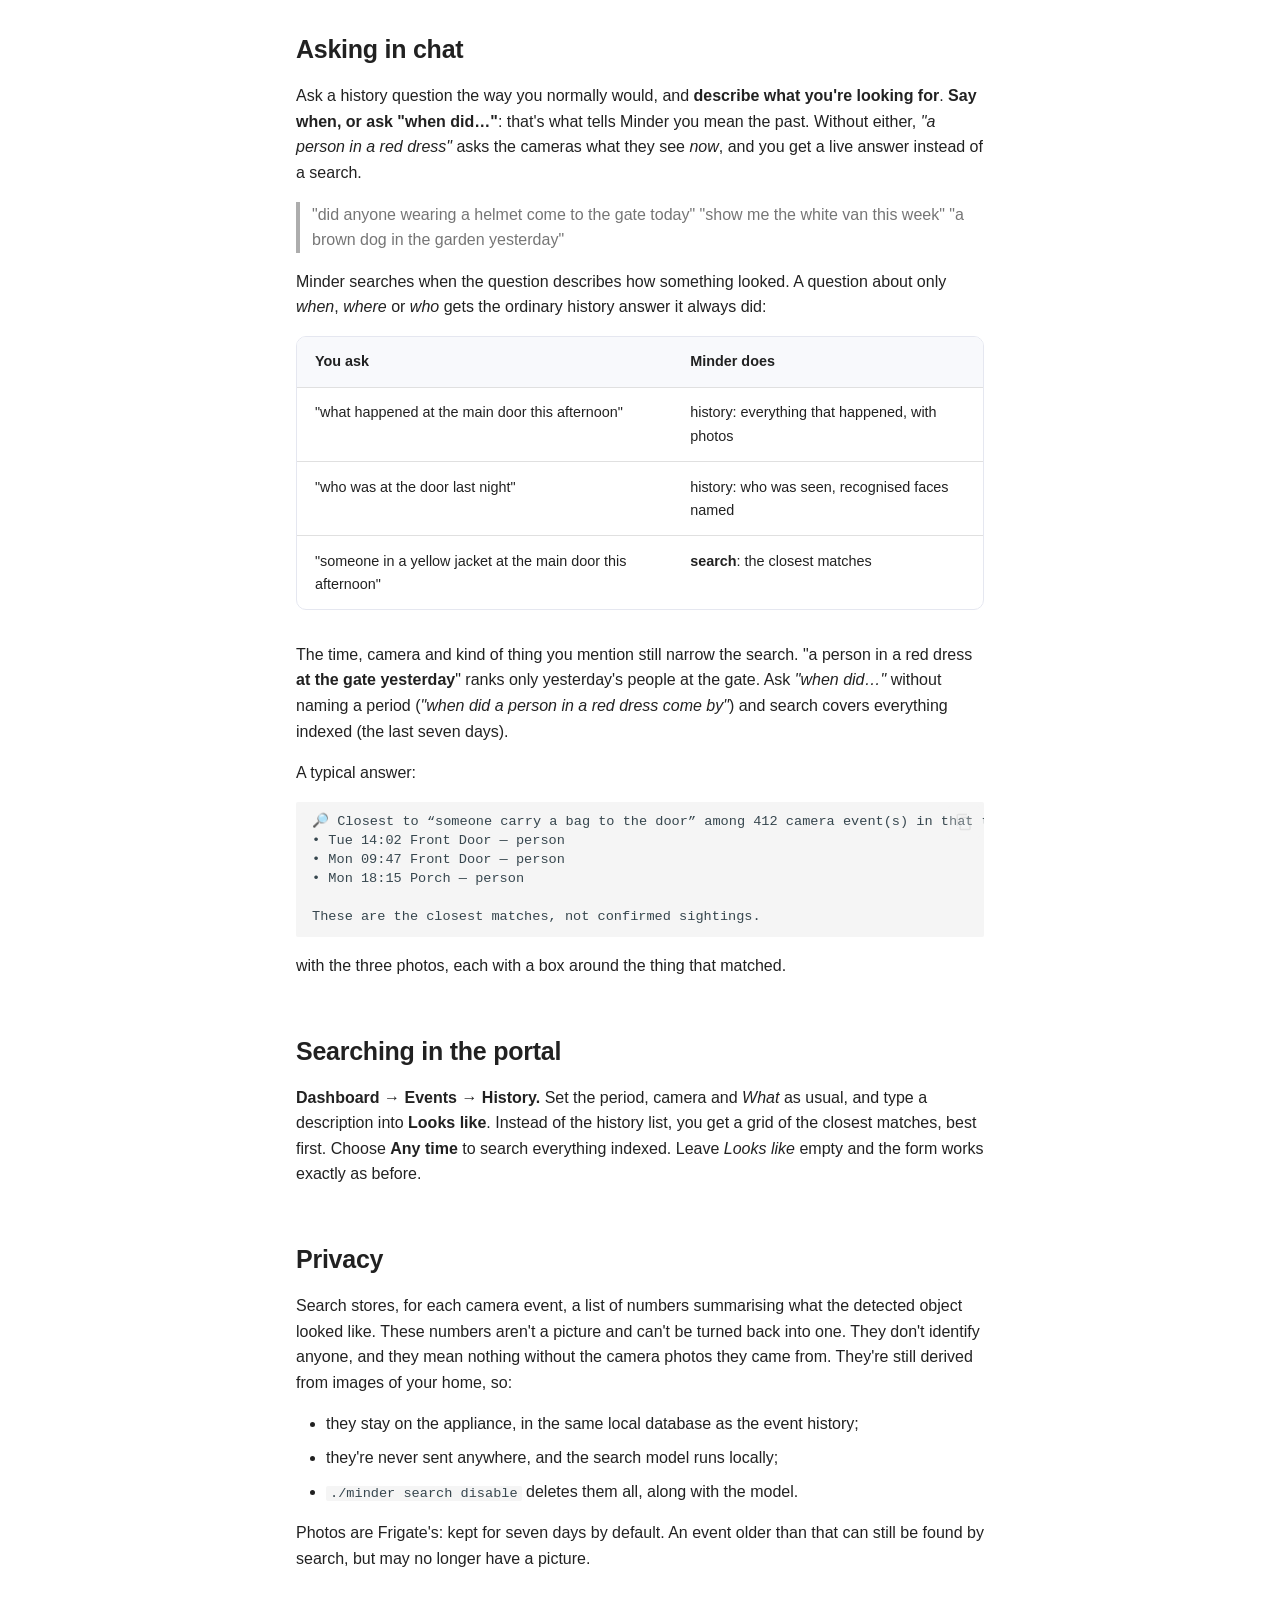
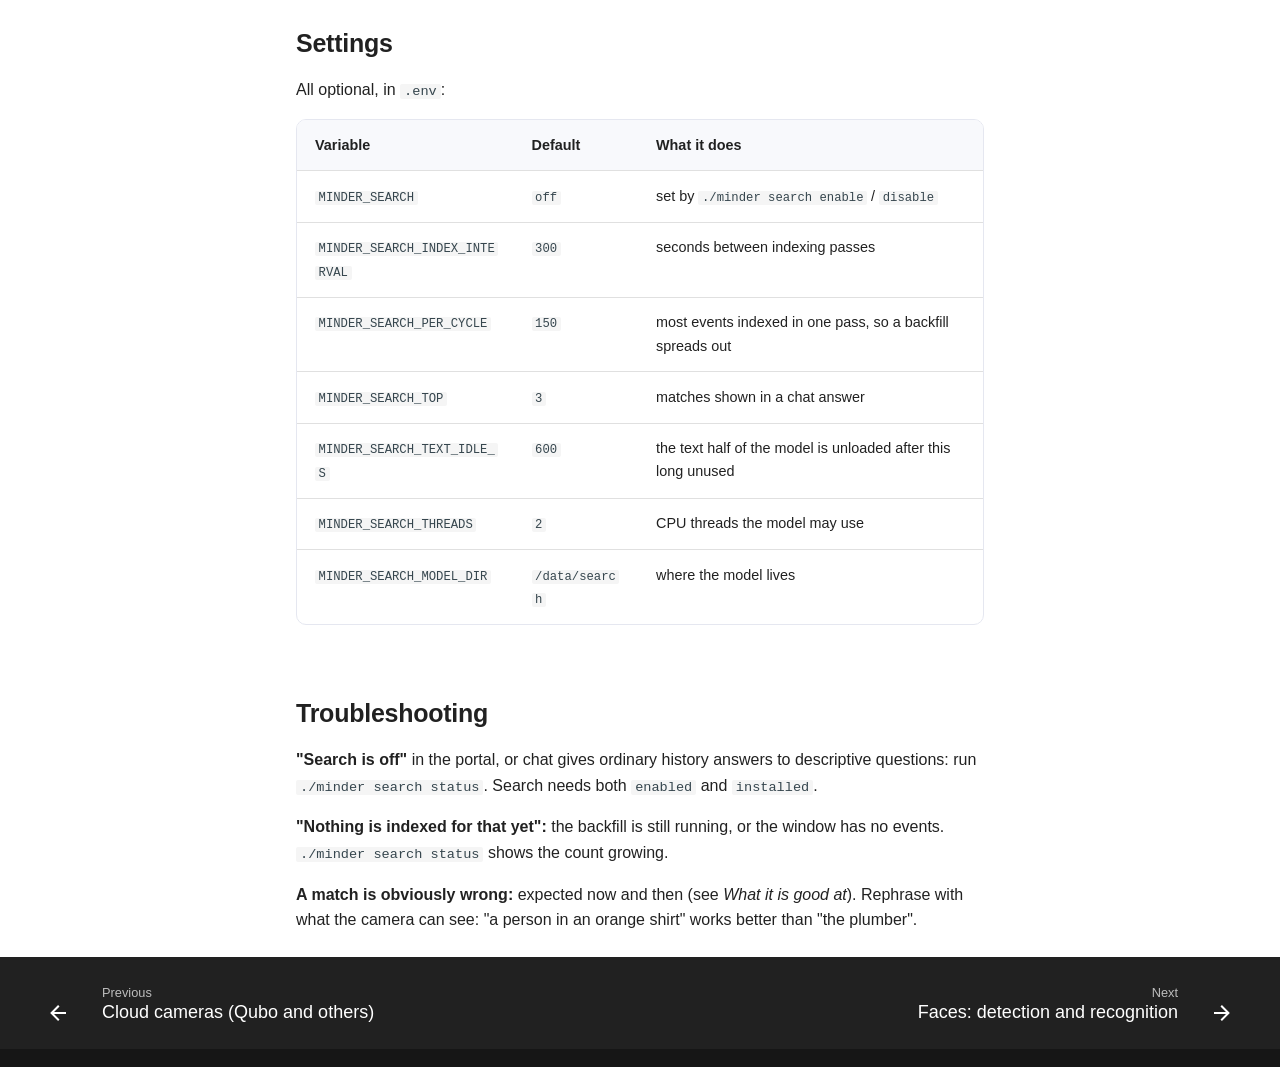
<file: search/index.html>
<!doctype html>
<html lang="en" class="no-js">
  <head>
    
      <meta charset="utf-8">
      <meta name="viewport" content="width=device-width,initial-scale=1">
      
        <meta name="description" content="A self-hosted home-security appliance. Watches, answers, acts, and tells you when it could not see.">
      
      
      
        <link rel="canonical" href="https://delivstat.github.io/minder-docs/search/">
      
      
        <link rel="prev" href="../cloud-cameras/">
      
      
        <link rel="next" href="../face-recognition/">
      
      
        
      
      
      <link rel="icon" href="../assets/logo.svg">
      <meta name="generator" content="mkdocs-1.6.1, mkdocs-material-9.8.0">
    
    
      
        <title>Searching what the cameras saw - Minder</title>
      
    
    
      <link rel="stylesheet" href="../assets/stylesheets/main.57a0d79d.min.css">
      
        
        <link rel="stylesheet" href="../assets/stylesheets/palette.fb2fffe2.min.css">
      
      


    
    
      
    
    
      
    
    
      <link rel="stylesheet" href="../stylesheets/extra.css">
    
    <script>__md_scope=new URL("..",location),__md_hash=e=>[...e].reduce(((e,_)=>(e<<5)-e+_.charCodeAt(0)),0),__md_get=(e,_=localStorage,t=__md_scope)=>JSON.parse(_.getItem(t.pathname+"."+e)),__md_set=(e,_,t=localStorage,a=__md_scope)=>{try{t.setItem(a.pathname+"."+e,JSON.stringify(_))}catch(e){}}</script>
    
      

    
    
  </head>
  
  
    
    
      
    
    
    
    
    <body dir="ltr" data-md-color-scheme="default" data-md-color-primary="custom" data-md-color-accent="custom">
  
    
    <input class="md-toggle" data-md-toggle="drawer" type="checkbox" id="__drawer" autocomplete="off">
    <input class="md-toggle" data-md-toggle="search" type="checkbox" id="__search" autocomplete="off">
    <label class="md-overlay" for="__drawer"></label>
    <div data-md-component="skip">
      
        
        <a href="#searching-what-the-cameras-saw" class="md-skip">
          Skip to content
        </a>
      
    </div>
    <div data-md-component="announce">
      
    </div>
    
    
      

  

<header class="md-header md-header--shadow md-header--lifted" data-md-component="header">
  <nav class="md-header__inner md-grid" aria-label="Header">
    <a href=".." title="Minder" class="md-header__button md-logo" aria-label="Minder" data-md-component="logo">
      
  <img src="../assets/logo.svg" alt="logo">

    </a>
    <label class="md-header__button md-icon" for="__drawer">
      
      <svg xmlns="http://www.w3.org/2000/svg" viewBox="0 0 24 24"><path d="M3 6h18v2H3zm0 5h18v2H3zm0 5h18v2H3z"/></svg>
    </label>
    <div class="md-header__title" data-md-component="header-title">
      <div class="md-header__ellipsis">
        <div class="md-header__topic">
          <span class="md-ellipsis">
            Minder
          </span>
        </div>
        <div class="md-header__topic" data-md-component="header-topic">
          <span class="md-ellipsis">
            
              Searching what the cameras saw
            
          </span>
        </div>
      </div>
    </div>
    
      
        <form class="md-header__option" data-md-component="palette">
  
    
    
    
    <input class="md-option" data-md-color-media="(prefers-color-scheme: light)" data-md-color-scheme="default" data-md-color-primary="custom" data-md-color-accent="custom"  aria-label="Switch to dark mode"  type="radio" name="__palette" id="__palette_0">
    
      <label class="md-header__button md-icon" title="Switch to dark mode" for="__palette_1" hidden>
        <svg xmlns="http://www.w3.org/2000/svg" viewBox="0 0 24 24"><path d="m17.75 4.09-2.53 1.94.91 3.06-2.63-1.81-2.63 1.81.91-3.06-2.53-1.94L12.44 4l1.06-3 1.06 3zm3.5 6.91-1.64 1.25.59 1.98-1.7-1.17-1.7 1.17.59-1.98L15.75 11l2.06-.05L18.5 9l.69 1.95zm-2.28 4.95c.83-.08 1.72 1.1 1.19 1.85-.32.45-.66.87-1.08 1.27C15.17 23 8.84 23 4.94 19.07c-3.91-3.9-3.91-10.24 0-14.14.4-.4.82-.76 1.27-1.08.75-.53 1.93.36 1.85 1.19-.27 2.86.69 5.83 2.89 8.02a9.96 9.96 0 0 0 8.02 2.89m-1.64 2.02a12.08 12.08 0 0 1-7.8-3.47c-2.17-2.19-3.33-5-3.49-7.82-2.81 3.14-2.7 7.96.31 10.98 3.02 3.01 7.84 3.12 10.98.31"/></svg>
      </label>
    
  
    
    
    
    <input class="md-option" data-md-color-media="(prefers-color-scheme: dark)" data-md-color-scheme="slate" data-md-color-primary="custom" data-md-color-accent="custom"  aria-label="Switch to light mode"  type="radio" name="__palette" id="__palette_1">
    
      <label class="md-header__button md-icon" title="Switch to light mode" for="__palette_0" hidden>
        <svg xmlns="http://www.w3.org/2000/svg" viewBox="0 0 24 24"><path d="M12 7a5 5 0 0 1 5 5 5 5 0 0 1-5 5 5 5 0 0 1-5-5 5 5 0 0 1 5-5m0 2a3 3 0 0 0-3 3 3 3 0 0 0 3 3 3 3 0 0 0 3-3 3 3 0 0 0-3-3m0-7 2.39 3.42C13.65 5.15 12.84 5 12 5s-1.65.15-2.39.42zM3.34 7l4.16-.35A7.2 7.2 0 0 0 5.94 8.5c-.44.74-.69 1.5-.83 2.29zm.02 10 1.76-3.77a7.131 7.131 0 0 0 2.38 4.14zM20.65 7l-1.77 3.79a7.02 7.02 0 0 0-2.38-4.15zm-.01 10-4.14.36c.59-.51 1.12-1.14 1.54-1.86.42-.73.69-1.5.83-2.29zM12 22l-2.41-3.44c.74.27 1.55.44 2.41.44.82 0 1.63-.17 2.37-.44z"/></svg>
      </label>
    
  
</form>
      
    
    
      <script>var palette=__md_get("__palette");if(palette&&palette.color){if("(prefers-color-scheme)"===palette.color.media){var media=matchMedia("(prefers-color-scheme: light)"),input=document.querySelector(media.matches?"[data-md-color-media='(prefers-color-scheme: light)']":"[data-md-color-media='(prefers-color-scheme: dark)']");palette.color.media=input.getAttribute("data-md-color-media"),palette.color.scheme=input.getAttribute("data-md-color-scheme"),palette.color.primary=input.getAttribute("data-md-color-primary"),palette.color.accent=input.getAttribute("data-md-color-accent")}for(var[key,value]of Object.entries(palette.color))document.body.setAttribute("data-md-color-"+key,value)}</script>
    
    
    
      
      
        <label class="md-header__button md-icon" for="__search">
          
          <svg xmlns="http://www.w3.org/2000/svg" viewBox="0 0 24 24"><path d="M9.5 3A6.5 6.5 0 0 1 16 9.5c0 1.61-.59 3.09-1.56 4.23l.27.27h.79l5 5-1.5 1.5-5-5v-.79l-.27-.27A6.52 6.52 0 0 1 9.5 16 6.5 6.5 0 0 1 3 9.5 6.5 6.5 0 0 1 9.5 3m0 2C7 5 5 7 5 9.5S7 14 9.5 14 14 12 14 9.5 12 5 9.5 5"/></svg>
        </label>
        <div class="md-search" data-md-component="search" role="dialog">
  <label class="md-search__overlay" for="__search"></label>
  <div class="md-search__inner" role="search">
    <form class="md-search__form" name="search">
      <input type="text" class="md-search__input" name="query" aria-label="Search" placeholder="Search" autocapitalize="off" autocorrect="off" autocomplete="off" spellcheck="false" data-md-component="search-query" required>
      <label class="md-search__icon md-icon" for="__search">
        
        <svg xmlns="http://www.w3.org/2000/svg" viewBox="0 0 24 24"><path d="M9.5 3A6.5 6.5 0 0 1 16 9.5c0 1.61-.59 3.09-1.56 4.23l.27.27h.79l5 5-1.5 1.5-5-5v-.79l-.27-.27A6.52 6.52 0 0 1 9.5 16 6.5 6.5 0 0 1 3 9.5 6.5 6.5 0 0 1 9.5 3m0 2C7 5 5 7 5 9.5S7 14 9.5 14 14 12 14 9.5 12 5 9.5 5"/></svg>
        
        <svg xmlns="http://www.w3.org/2000/svg" viewBox="0 0 24 24"><path d="M20 11v2H8l5.5 5.5-1.42 1.42L4.16 12l7.92-7.92L13.5 5.5 8 11z"/></svg>
      </label>
      <nav class="md-search__options" aria-label="Search">
        
        <button type="reset" class="md-search__icon md-icon" title="Clear" aria-label="Clear" tabindex="-1">
          
          <svg xmlns="http://www.w3.org/2000/svg" viewBox="0 0 24 24"><path d="M19 6.41 17.59 5 12 10.59 6.41 5 5 6.41 10.59 12 5 17.59 6.41 19 12 13.41 17.59 19 19 17.59 13.41 12z"/></svg>
        </button>
      </nav>
      
        <div class="md-search__suggest" data-md-component="search-suggest"></div>
      
    </form>
    <div class="md-search__output">
      <div class="md-search__scrollwrap" tabindex="0" data-md-scrollfix>
        <div class="md-search-result" data-md-component="search-result">
          <div class="md-search-result__meta">
            Initializing search
          </div>
          <ol class="md-search-result__list" role="presentation"></ol>
        </div>
      </div>
    </div>
  </div>
</div>
      
    
    
      <div class="md-header__source">
        <a href="https://github.com/delivstat/minder-docs" title="Go to repository" class="md-source" data-md-component="source">
  <div class="md-source__icon md-icon">
    
    <svg xmlns="http://www.w3.org/2000/svg" viewBox="0 0 512 512"><!--! Font Awesome Free 7.1.0 by @fontawesome - https://fontawesome.com License - https://fontawesome.com/license/free (Icons: CC BY 4.0, Fonts: SIL OFL 1.1, Code: MIT License) Copyright 2025 Fonticons, Inc.--><path d="M173.9 397.4c0 2-2.3 3.6-5.2 3.6-3.3.3-5.6-1.3-5.6-3.6 0-2 2.3-3.6 5.2-3.6 3-.3 5.6 1.3 5.6 3.6m-31.1-4.5c-.7 2 1.3 4.3 4.3 4.9 2.6 1 5.6 0 6.2-2s-1.3-4.3-4.3-5.2c-2.6-.7-5.5.3-6.2 2.3m44.2-1.7c-2.9.7-4.9 2.6-4.6 4.9.3 2 2.9 3.3 5.9 2.6 2.9-.7 4.9-2.6 4.6-4.6-.3-1.9-3-3.2-5.9-2.9M252.8 8C114.1 8 8 113.3 8 252c0 110.9 69.8 205.8 169.5 239.2 12.8 2.3 17.3-5.6 17.3-12.1 0-6.2-.3-40.4-.3-61.4 0 0-70 15-84.7-29.8 0 0-11.4-29.1-27.8-36.6 0 0-22.9-15.7 1.6-15.4 0 0 24.9 2 38.6 25.8 21.9 38.6 58.6 27.5 72.9 20.9 2.3-16 8.8-27.1 16-33.7-55.9-6.2-112.3-14.3-112.3-110.5 0-27.5 7.6-41.3 23.6-58.9-2.6-6.5-11.1-33.3 2.6-67.9 20.9-6.5 69 27 69 27 20-5.6 41.5-8.5 62.8-8.5s42.8 2.9 62.8 8.5c0 0 48.1-33.6 69-27 13.7 34.7 5.2 61.4 2.6 67.9 16 17.7 25.8 31.5 25.8 58.9 0 96.5-58.9 104.2-114.8 110.5 9.2 7.9 17 22.9 17 46.4 0 33.7-.3 75.4-.3 83.6 0 6.5 4.6 14.4 17.3 12.1C436.2 457.8 504 362.9 504 252 504 113.3 391.5 8 252.8 8M105.2 352.9c-1.3 1-1 3.3.7 5.2 1.6 1.6 3.9 2.3 5.2 1 1.3-1 1-3.3-.7-5.2-1.6-1.6-3.9-2.3-5.2-1m-10.8-8.1c-.7 1.3.3 2.9 2.3 3.9 1.6 1 3.6.7 4.3-.7.7-1.3-.3-2.9-2.3-3.9-2-.6-3.6-.3-4.3.7m32.4 35.6c-1.6 1.3-1 4.3 1.3 6.2 2.3 2.3 5.2 2.6 6.5 1 1.3-1.3.7-4.3-1.3-6.2-2.2-2.3-5.2-2.6-6.5-1m-11.4-14.7c-1.6 1-1.6 3.6 0 5.9s4.3 3.3 5.6 2.3c1.6-1.3 1.6-3.9 0-6.2-1.4-2.3-4-3.3-5.6-2"/></svg>
  </div>
  <div class="md-source__repository">
    delivstat/minder-docs
  </div>
</a>
      </div>
    
  </nav>
  
    
      
<nav class="md-tabs" aria-label="Tabs" data-md-component="tabs">
  <div class="md-grid">
    <ul class="md-tabs__list">
      
        
  
  
  
  
    <li class="md-tabs__item">
      <a href=".." class="md-tabs__link">
        
  
  
    
  
  Home

      </a>
    </li>
  

      
        
  
  
  
  
    
    
      <li class="md-tabs__item">
        <a href="../using-minder/" class="md-tabs__link">
          
  
  
    
  
  Get started

        </a>
      </li>
    
  

      
        
  
  
  
    
  
  
    
    
      <li class="md-tabs__item md-tabs__item--active">
        <a href="../cloud-cameras/" class="md-tabs__link">
          
  
  
    
  
  Features

        </a>
      </li>
    
  

      
        
  
  
  
  
    
    
      <li class="md-tabs__item">
        <a href="../architecture/" class="md-tabs__link">
          
  
  
    
  
  How it works

        </a>
      </li>
    
  

      
        
  
  
  
  
    <li class="md-tabs__item">
      <a href="../privacy/" class="md-tabs__link">
        
  
  
    
  
  Privacy

      </a>
    </li>
  

      
    </ul>
  </div>
</nav>
    
  
</header>
    
    <div class="md-container" data-md-component="container">
      
      
        
      
      <main class="md-main" data-md-component="main">
        <div class="md-main__inner md-grid">
          
            
              
              <div class="md-sidebar md-sidebar--primary" data-md-component="sidebar" data-md-type="navigation" >
                <div class="md-sidebar__scrollwrap">
                  <div class="md-sidebar__inner">
                    


  


<nav class="md-nav md-nav--primary md-nav--lifted" aria-label="Navigation" data-md-level="0">
  <label class="md-nav__title" for="__drawer">
    <a href=".." title="Minder" class="md-nav__button md-logo" aria-label="Minder" data-md-component="logo">
      
  <img src="../assets/logo.svg" alt="logo">

    </a>
    Minder
  </label>
  
    <div class="md-nav__source">
      <a href="https://github.com/delivstat/minder-docs" title="Go to repository" class="md-source" data-md-component="source">
  <div class="md-source__icon md-icon">
    
    <svg xmlns="http://www.w3.org/2000/svg" viewBox="0 0 512 512"><!--! Font Awesome Free 7.1.0 by @fontawesome - https://fontawesome.com License - https://fontawesome.com/license/free (Icons: CC BY 4.0, Fonts: SIL OFL 1.1, Code: MIT License) Copyright 2025 Fonticons, Inc.--><path d="M173.9 397.4c0 2-2.3 3.6-5.2 3.6-3.3.3-5.6-1.3-5.6-3.6 0-2 2.3-3.6 5.2-3.6 3-.3 5.6 1.3 5.6 3.6m-31.1-4.5c-.7 2 1.3 4.3 4.3 4.9 2.6 1 5.6 0 6.2-2s-1.3-4.3-4.3-5.2c-2.6-.7-5.5.3-6.2 2.3m44.2-1.7c-2.9.7-4.9 2.6-4.6 4.9.3 2 2.9 3.3 5.9 2.6 2.9-.7 4.9-2.6 4.6-4.6-.3-1.9-3-3.2-5.9-2.9M252.8 8C114.1 8 8 113.3 8 252c0 110.9 69.8 205.8 169.5 239.2 12.8 2.3 17.3-5.6 17.3-12.1 0-6.2-.3-40.4-.3-61.4 0 0-70 15-84.7-29.8 0 0-11.4-29.1-27.8-36.6 0 0-22.9-15.7 1.6-15.4 0 0 24.9 2 38.6 25.8 21.9 38.6 58.6 27.5 72.9 20.9 2.3-16 8.8-27.1 16-33.7-55.9-6.2-112.3-14.3-112.3-110.5 0-27.5 7.6-41.3 23.6-58.9-2.6-6.5-11.1-33.3 2.6-67.9 20.9-6.5 69 27 69 27 20-5.6 41.5-8.5 62.8-8.5s42.8 2.9 62.8 8.5c0 0 48.1-33.6 69-27 13.7 34.7 5.2 61.4 2.6 67.9 16 17.7 25.8 31.5 25.8 58.9 0 96.5-58.9 104.2-114.8 110.5 9.2 7.9 17 22.9 17 46.4 0 33.7-.3 75.4-.3 83.6 0 6.5 4.6 14.4 17.3 12.1C436.2 457.8 504 362.9 504 252 504 113.3 391.5 8 252.8 8M105.2 352.9c-1.3 1-1 3.3.7 5.2 1.6 1.6 3.9 2.3 5.2 1 1.3-1 1-3.3-.7-5.2-1.6-1.6-3.9-2.3-5.2-1m-10.8-8.1c-.7 1.3.3 2.9 2.3 3.9 1.6 1 3.6.7 4.3-.7.7-1.3-.3-2.9-2.3-3.9-2-.6-3.6-.3-4.3.7m32.4 35.6c-1.6 1.3-1 4.3 1.3 6.2 2.3 2.3 5.2 2.6 6.5 1 1.3-1.3.7-4.3-1.3-6.2-2.2-2.3-5.2-2.6-6.5-1m-11.4-14.7c-1.6 1-1.6 3.6 0 5.9s4.3 3.3 5.6 2.3c1.6-1.3 1.6-3.9 0-6.2-1.4-2.3-4-3.3-5.6-2"/></svg>
  </div>
  <div class="md-source__repository">
    delivstat/minder-docs
  </div>
</a>
    </div>
  
  <ul class="md-nav__list" data-md-scrollfix>
    
      
      
  
  
  
  
    <li class="md-nav__item">
      <a href=".." class="md-nav__link">
        
  
  
  <span class="md-ellipsis">
    
  
    Home
  

    
  </span>
  
  

      </a>
    </li>
  

    
      
      
  
  
  
  
    
    
      
        
      
        
      
        
      
        
      
    
    
    
      
      
    
    
    <li class="md-nav__item md-nav__item--nested">
      
        
        
        <input class="md-nav__toggle md-toggle " type="checkbox" id="__nav_2" >
        
          
          <label class="md-nav__link" for="__nav_2" id="__nav_2_label" tabindex="0">
            
  
  
  <span class="md-ellipsis">
    
  
    Get started
  

    
  </span>
  
  

            <span class="md-nav__icon md-icon"></span>
          </label>
        
        <nav class="md-nav" data-md-level="1" aria-labelledby="__nav_2_label" aria-expanded="false">
          <label class="md-nav__title" for="__nav_2">
            <span class="md-nav__icon md-icon"></span>
            
  
    Get started
  

          </label>
          <ul class="md-nav__list" data-md-scrollfix>
            
              
                
  
  
  
  
    <li class="md-nav__item">
      <a href="../using-minder/" class="md-nav__link">
        
  
  
  <span class="md-ellipsis">
    
  
    Using Minder
  

    
  </span>
  
  

      </a>
    </li>
  

              
            
              
                
  
  
  
  
    <li class="md-nav__item">
      <a href="../hardware-sizing/" class="md-nav__link">
        
  
  
  <span class="md-ellipsis">
    
  
    Hardware sizing
  

    
  </span>
  
  

      </a>
    </li>
  

              
            
              
                
  
  
  
  
    <li class="md-nav__item">
      <a href="../cloud-model/" class="md-nav__link">
        
  
  
  <span class="md-ellipsis">
    
  
    The language model in the cloud
  

    
  </span>
  
  

      </a>
    </li>
  

              
            
              
                
  
  
  
  
    <li class="md-nav__item">
      <a href="../walkthrough/" class="md-nav__link">
        
  
  
  <span class="md-ellipsis">
    
  
    Walkthrough
  

    
  </span>
  
  

      </a>
    </li>
  

              
            
          </ul>
        </nav>
      
    </li>
  

    
      
      
  
  
    
  
  
  
    
    
      
        
      
        
      
        
      
    
    
    
      
        
        
      
      
    
    
    <li class="md-nav__item md-nav__item--active md-nav__item--section md-nav__item--nested">
      
        
        
        <input class="md-nav__toggle md-toggle " type="checkbox" id="__nav_3" checked>
        
          
          <label class="md-nav__link" for="__nav_3" id="__nav_3_label" tabindex="">
            
  
  
  <span class="md-ellipsis">
    
  
    Features
  

    
  </span>
  
  

            <span class="md-nav__icon md-icon"></span>
          </label>
        
        <nav class="md-nav" data-md-level="1" aria-labelledby="__nav_3_label" aria-expanded="true">
          <label class="md-nav__title" for="__nav_3">
            <span class="md-nav__icon md-icon"></span>
            
  
    Features
  

          </label>
          <ul class="md-nav__list" data-md-scrollfix>
            
              
                
  
  
  
  
    <li class="md-nav__item">
      <a href="../cloud-cameras/" class="md-nav__link">
        
  
  
  <span class="md-ellipsis">
    
  
    Cloud cameras (Qubo and others)
  

    
  </span>
  
  

      </a>
    </li>
  

              
            
              
                
  
  
    
  
  
  
    <li class="md-nav__item md-nav__item--active">
      
      <input class="md-nav__toggle md-toggle" type="checkbox" id="__toc">
      
      
        
      
      
        <label class="md-nav__link md-nav__link--active" for="__toc">
          
  
  
  <span class="md-ellipsis">
    
  
    Searching what the cameras saw
  

    
  </span>
  
  

          <span class="md-nav__icon md-icon"></span>
        </label>
      
      <a href="./" class="md-nav__link md-nav__link--active">
        
  
  
  <span class="md-ellipsis">
    
  
    Searching what the cameras saw
  

    
  </span>
  
  

      </a>
      
        

<nav class="md-nav md-nav--secondary" aria-label="Table of contents">
  
  
  
    
  
  
    <label class="md-nav__title" for="__toc">
      <span class="md-nav__icon md-icon"></span>
      Table of contents
    </label>
    <ul class="md-nav__list" data-md-component="toc" data-md-scrollfix>
      
        <li class="md-nav__item">
  <a href="#what-it-is-good-at-and-what-it-is-not" class="md-nav__link">
    <span class="md-ellipsis">
      
        What it is good at, and what it is not
      
    </span>
  </a>
  
</li>
      
        <li class="md-nav__item">
  <a href="#turning-it-on" class="md-nav__link">
    <span class="md-ellipsis">
      
        Turning it on
      
    </span>
  </a>
  
</li>
      
        <li class="md-nav__item">
  <a href="#asking-in-chat" class="md-nav__link">
    <span class="md-ellipsis">
      
        Asking in chat
      
    </span>
  </a>
  
</li>
      
        <li class="md-nav__item">
  <a href="#searching-in-the-portal" class="md-nav__link">
    <span class="md-ellipsis">
      
        Searching in the portal
      
    </span>
  </a>
  
</li>
      
        <li class="md-nav__item">
  <a href="#privacy" class="md-nav__link">
    <span class="md-ellipsis">
      
        Privacy
      
    </span>
  </a>
  
</li>
      
        <li class="md-nav__item">
  <a href="#settings" class="md-nav__link">
    <span class="md-ellipsis">
      
        Settings
      
    </span>
  </a>
  
</li>
      
        <li class="md-nav__item">
  <a href="#troubleshooting" class="md-nav__link">
    <span class="md-ellipsis">
      
        Troubleshooting
      
    </span>
  </a>
  
</li>
      
    </ul>
  
</nav>
      
    </li>
  

              
            
              
                
  
  
  
  
    <li class="md-nav__item">
      <a href="../face-recognition/" class="md-nav__link">
        
  
  
  <span class="md-ellipsis">
    
  
    Faces: detection and recognition
  

    
  </span>
  
  

      </a>
    </li>
  

              
            
          </ul>
        </nav>
      
    </li>
  

    
      
      
  
  
  
  
    
    
      
        
      
        
      
    
    
    
      
      
    
    
    <li class="md-nav__item md-nav__item--nested">
      
        
        
        <input class="md-nav__toggle md-toggle " type="checkbox" id="__nav_4" >
        
          
          <label class="md-nav__link" for="__nav_4" id="__nav_4_label" tabindex="0">
            
  
  
  <span class="md-ellipsis">
    
  
    How it works
  

    
  </span>
  
  

            <span class="md-nav__icon md-icon"></span>
          </label>
        
        <nav class="md-nav" data-md-level="1" aria-labelledby="__nav_4_label" aria-expanded="false">
          <label class="md-nav__title" for="__nav_4">
            <span class="md-nav__icon md-icon"></span>
            
  
    How it works
  

          </label>
          <ul class="md-nav__list" data-md-scrollfix>
            
              
                
  
  
  
  
    <li class="md-nav__item">
      <a href="../architecture/" class="md-nav__link">
        
  
  
  <span class="md-ellipsis">
    
  
    Architecture
  

    
  </span>
  
  

      </a>
    </li>
  

              
            
              
                
  
  
  
  
    <li class="md-nav__item">
      <a href="../detector-tuning/" class="md-nav__link">
        
  
  
  <span class="md-ellipsis">
    
  
    Detector tuning
  

    
  </span>
  
  

      </a>
    </li>
  

              
            
          </ul>
        </nav>
      
    </li>
  

    
      
      
  
  
  
  
    <li class="md-nav__item">
      <a href="../privacy/" class="md-nav__link">
        
  
  
  <span class="md-ellipsis">
    
  
    Privacy
  

    
  </span>
  
  

      </a>
    </li>
  

    
  </ul>
</nav>
                  </div>
                </div>
              </div>
            
            
              
              <div class="md-sidebar md-sidebar--secondary" data-md-component="sidebar" data-md-type="toc" >
                <div class="md-sidebar__scrollwrap">
                  <div class="md-sidebar__inner">
                    

<nav class="md-nav md-nav--secondary" aria-label="Table of contents">
  
  
  
    
  
  
    <label class="md-nav__title" for="__toc">
      <span class="md-nav__icon md-icon"></span>
      Table of contents
    </label>
    <ul class="md-nav__list" data-md-component="toc" data-md-scrollfix>
      
        <li class="md-nav__item">
  <a href="#what-it-is-good-at-and-what-it-is-not" class="md-nav__link">
    <span class="md-ellipsis">
      
        What it is good at, and what it is not
      
    </span>
  </a>
  
</li>
      
        <li class="md-nav__item">
  <a href="#turning-it-on" class="md-nav__link">
    <span class="md-ellipsis">
      
        Turning it on
      
    </span>
  </a>
  
</li>
      
        <li class="md-nav__item">
  <a href="#asking-in-chat" class="md-nav__link">
    <span class="md-ellipsis">
      
        Asking in chat
      
    </span>
  </a>
  
</li>
      
        <li class="md-nav__item">
  <a href="#searching-in-the-portal" class="md-nav__link">
    <span class="md-ellipsis">
      
        Searching in the portal
      
    </span>
  </a>
  
</li>
      
        <li class="md-nav__item">
  <a href="#privacy" class="md-nav__link">
    <span class="md-ellipsis">
      
        Privacy
      
    </span>
  </a>
  
</li>
      
        <li class="md-nav__item">
  <a href="#settings" class="md-nav__link">
    <span class="md-ellipsis">
      
        Settings
      
    </span>
  </a>
  
</li>
      
        <li class="md-nav__item">
  <a href="#troubleshooting" class="md-nav__link">
    <span class="md-ellipsis">
      
        Troubleshooting
      
    </span>
  </a>
  
</li>
      
    </ul>
  
</nav>
                  </div>
                </div>
              </div>
            
          
          
            <div class="md-content" data-md-component="content">
              
              <article class="md-content__inner md-typeset">
                
                  


  
  


<h1 id="searching-what-the-cameras-saw">Searching what the cameras saw<a class="headerlink" href="#searching-what-the-cameras-saw" title="Permanent link">&para;</a></h1>
<p>Ask for events by how something <strong>looked</strong>, not only by when or where it happened:</p>
<blockquote>
<p>"when did someone carry a bag to the door this week"
"show me the light green car yesterday"
"was there a delivery person this morning"
"when did a person in a red dress come by"</p>
</blockquote>
<p>Minder answers with the camera events that look most like the description, best first, each with
its time, camera and photo. It works in chat and in the web portal.</p>
<p>Search is <strong>optional and off by default</strong>. It runs entirely on the appliance: no picture or
description leaves your network.</p>
<h2 id="what-it-is-good-at-and-what-it-is-not">What it is good at, and what it is not<a class="headerlink" href="#what-it-is-good-at-and-what-it-is-not" title="Permanent link">&para;</a></h2>
<p>Search <strong>ranks</strong>. Given a description, it puts the events that look most like it first. It does
that well for things a camera can plainly see: colours, clothing, vehicles, animals, something
carried, a child or an adult.</p>
<p>It does <strong>not</strong> decide whether something happened. Every answer is worded <em>"closest matches, not
confirmed sightings"</em>, and it never answers "yes". Before search was built, the model was measured
on a real installation's own events. It was good at putting the right pictures on top, and
unreliable at a yes/no line: told to say yes above a fixed score, it was right about half the time.
So Minder shows you the closest few and lets you look.</p>
<p>What this means in practice:</p>
<ul>
<li><strong>Look at the photos.</strong> The first match is the most similar event, not proof of one. If nothing
  in the window looks like your description, you still get the three least unlike it.</li>
<li><strong>Search does not raise alerts</strong>, and can't be made into an alert rule. Alerts stay with
  detection, rules and face recognition.</li>
<li><strong>It describes, it does not identify.</strong> "A man in a blue shirt" finds men in blue shirts. Whether
  one of them was someone you know is face recognition's job (see <em>Face detection and
  recognition</em>).</li>
<li><strong>Small or distant subjects are harder.</strong> Search looks at the detected object's own crop from
  the camera's detection stream. A person far from the camera is a few dozen pixels tall, and fine
  details like a logo or a lanyard won't be found.</li>
</ul>
<h2 id="turning-it-on">Turning it on<a class="headerlink" href="#turning-it-on" title="Permanent link">&para;</a></h2>
<div class="highlight"><pre><span></span><code>./minder<span class="w"> </span>search<span class="w"> </span><span class="nb">enable</span>
</code></pre></div>
<p>This downloads the search model (about 210 MB, checked against pinned checksums; nothing is kept
if a check fails), switches search on and restarts Minder. It then works through the last
seven days of camera events in the background, 150 at a time every five minutes. A week is
typically 1,000 to 2,000 events, so expect it to take up to about an hour and a quarter;
<code>./minder search status</code> shows the count growing, and search already works on what is indexed. After that, each new event is
added a few minutes after it ends.</p>
<div class="highlight"><pre><span></span><code>./minder<span class="w"> </span>search<span class="w"> </span>status<span class="w">     </span><span class="c1"># on? installed? how many events are indexed?</span>
./minder<span class="w"> </span>search<span class="w"> </span>disable<span class="w">    </span><span class="c1"># switch off, delete the model AND everything indexed</span>
</code></pre></div>
<p>Indexing runs alongside everything else and never sits on the alert path. If the appliance is
busy, indexing falls behind; alerts don't. It costs a couple of minutes of CPU a day on a typical
house.</p>
<h2 id="asking-in-chat">Asking in chat<a class="headerlink" href="#asking-in-chat" title="Permanent link">&para;</a></h2>
<p>Ask a history question the way you normally would, and <strong>describe what you're looking for</strong>.
<strong>Say when, or ask "when did…"</strong>: that's what tells Minder you mean the past. Without either, <em>"a
person in a red dress"</em> asks the cameras what they see <em>now</em>, and you get a live answer instead
of a search.</p>
<blockquote>
<p>"did anyone wearing a helmet come to the gate today"
"show me the white van this week"
"a brown dog in the garden yesterday"</p>
</blockquote>
<p>Minder searches when the question describes how something looked. A question about only <em>when</em>,
<em>where</em> or <em>who</em> gets the ordinary history answer it always did:</p>
<table>
<thead>
<tr>
<th>You ask</th>
<th>Minder does</th>
</tr>
</thead>
<tbody>
<tr>
<td>"what happened at the main door this afternoon"</td>
<td>history: everything that happened, with photos</td>
</tr>
<tr>
<td>"who was at the door last night"</td>
<td>history: who was seen, recognised faces named</td>
</tr>
<tr>
<td>"someone in a yellow jacket at the main door this afternoon"</td>
<td><strong>search</strong>: the closest matches</td>
</tr>
</tbody>
</table>
<p>The time, camera and kind of thing you mention still narrow the search. "a person in a red dress
<strong>at the gate yesterday</strong>" ranks only yesterday's people at the gate. Ask <em>"when did…"</em> without
naming a period (<em>"when did a person in a red dress come by"</em>) and search covers everything indexed
(the last seven days).</p>
<p>A typical answer:</p>
<div class="highlight"><pre><span></span><code>🔎 Closest to “someone carry a bag to the door” among 412 camera event(s) in that time:
• Tue 14:02 Front Door — person
• Mon 09:47 Front Door — person
• Mon 18:15 Porch — person

These are the closest matches, not confirmed sightings.
</code></pre></div>
<p>with the three photos, each with a box around the thing that matched.</p>
<h2 id="searching-in-the-portal">Searching in the portal<a class="headerlink" href="#searching-in-the-portal" title="Permanent link">&para;</a></h2>
<p><strong>Dashboard → Events → History.</strong> Set the period, camera and <em>What</em> as usual, and type a
description into <strong>Looks like</strong>. Instead of the history list, you get a grid of the closest
matches, best first. Choose <strong>Any time</strong> to search everything indexed. Leave <em>Looks like</em> empty and
the form works exactly as before.</p>
<h2 id="privacy">Privacy<a class="headerlink" href="#privacy" title="Permanent link">&para;</a></h2>
<p>Search stores, for each camera event, a list of numbers summarising what the detected object looked
like. These numbers aren't a picture and can't be turned back into one. They don't identify anyone,
and they mean nothing without the camera photos they came from. They're still derived from images
of your home, so:</p>
<ul>
<li>they stay on the appliance, in the same local database as the event history;</li>
<li>they're never sent anywhere, and the search model runs locally;</li>
<li><code>./minder search disable</code> deletes them all, along with the model.</li>
</ul>
<p>Photos are Frigate's: kept for seven days by default. An event older than that can still be found
by search, but may no longer have a picture.</p>
<h2 id="settings">Settings<a class="headerlink" href="#settings" title="Permanent link">&para;</a></h2>
<p>All optional, in <code>.env</code>:</p>
<table>
<thead>
<tr>
<th>Variable</th>
<th>Default</th>
<th>What it does</th>
</tr>
</thead>
<tbody>
<tr>
<td><code>MINDER_SEARCH</code></td>
<td><code>off</code></td>
<td>set by <code>./minder search enable</code> / <code>disable</code></td>
</tr>
<tr>
<td><code>MINDER_SEARCH_INDEX_INTERVAL</code></td>
<td><code>300</code></td>
<td>seconds between indexing passes</td>
</tr>
<tr>
<td><code>MINDER_SEARCH_PER_CYCLE</code></td>
<td><code>150</code></td>
<td>most events indexed in one pass, so a backfill spreads out</td>
</tr>
<tr>
<td><code>MINDER_SEARCH_TOP</code></td>
<td><code>3</code></td>
<td>matches shown in a chat answer</td>
</tr>
<tr>
<td><code>MINDER_SEARCH_TEXT_IDLE_S</code></td>
<td><code>600</code></td>
<td>the text half of the model is unloaded after this long unused</td>
</tr>
<tr>
<td><code>MINDER_SEARCH_THREADS</code></td>
<td><code>2</code></td>
<td>CPU threads the model may use</td>
</tr>
<tr>
<td><code>MINDER_SEARCH_MODEL_DIR</code></td>
<td><code>/data/search</code></td>
<td>where the model lives</td>
</tr>
</tbody>
</table>
<h2 id="troubleshooting">Troubleshooting<a class="headerlink" href="#troubleshooting" title="Permanent link">&para;</a></h2>
<p><strong>"Search is off"</strong> in the portal, or chat gives ordinary history answers to descriptive
questions: run <code>./minder search status</code>. Search needs both <code>enabled</code> and <code>installed</code>.</p>
<p><strong>"Nothing is indexed for that yet":</strong> the backfill is still running, or the window has no events.
<code>./minder search status</code> shows the count growing.</p>
<p><strong>A match is obviously wrong:</strong> expected now and then (see <em>What it is good at</em>). Rephrase with what
the camera can see: "a person in an orange shirt" works better than "the plumber".</p>












                
              </article>
            </div>
          
          
<script>var target=document.getElementById(location.hash.slice(1));target&&target.name&&(target.checked=target.name.startsWith("__tabbed_"))</script>
        </div>
        
          <button type="button" class="md-top md-icon" data-md-component="top" hidden>
  
  <svg xmlns="http://www.w3.org/2000/svg" viewBox="0 0 24 24"><path d="M13 20h-2V8l-5.5 5.5-1.42-1.42L12 4.16l7.92 7.92-1.42 1.42L13 8z"/></svg>
  Back to top
</button>
        
      </main>
      
        <footer class="md-footer">
  
    
      
      <nav class="md-footer__inner md-grid" aria-label="Footer" >
        
          
          <a href="../cloud-cameras/" class="md-footer__link md-footer__link--prev" aria-label="Previous: Cloud cameras (Qubo and others)">
            <div class="md-footer__button md-icon">
              
              <svg xmlns="http://www.w3.org/2000/svg" viewBox="0 0 24 24"><path d="M20 11v2H8l5.5 5.5-1.42 1.42L4.16 12l7.92-7.92L13.5 5.5 8 11z"/></svg>
            </div>
            <div class="md-footer__title">
              <span class="md-footer__direction">
                Previous
              </span>
              <div class="md-ellipsis">
                Cloud cameras (Qubo and others)
              </div>
            </div>
          </a>
        
        
          
          <a href="../face-recognition/" class="md-footer__link md-footer__link--next" aria-label="Next: Faces: detection and recognition">
            <div class="md-footer__title">
              <span class="md-footer__direction">
                Next
              </span>
              <div class="md-ellipsis">
                Faces: detection and recognition
              </div>
            </div>
            <div class="md-footer__button md-icon">
              
              <svg xmlns="http://www.w3.org/2000/svg" viewBox="0 0 24 24"><path d="M4 11v2h12l-5.5 5.5 1.42 1.42L19.84 12l-7.92-7.92L10.5 5.5 16 11z"/></svg>
            </div>
          </a>
        
      </nav>
    
  
  <div class="md-footer-meta md-typeset">
    <div class="md-footer-meta__inner md-grid">
      <div class="md-copyright">
  
  
</div>
      
    </div>
  </div>
</footer>
      
    </div>
    <div class="md-dialog" data-md-component="dialog">
      <div class="md-dialog__inner md-typeset"></div>
    </div>
    
    
    
      
      
      <script id="__config" type="application/json">{"annotate": null, "base": "..", "features": ["navigation.tabs", "navigation.tabs.sticky", "navigation.instant", "navigation.top", "navigation.footer", "navigation.indexes", "toc.follow", "search.suggest", "search.highlight", "content.code.copy"], "search": "../assets/javascripts/workers/search.a7633da7.min.js", "tags": null, "translations": {"clipboard.copied": "Copied to clipboard", "clipboard.copy": "Copy to clipboard", "search.result.more.one": "1 more on this page", "search.result.more.other": "# more on this page", "search.result.none": "No matching documents", "search.result.one": "1 matching document", "search.result.other": "# matching documents", "search.result.placeholder": "Type to start searching", "search.result.term.missing": "Missing", "select.version": "Select version"}, "version": null}</script>
    
    
      <script src="../assets/javascripts/bundle.c21346df.min.js"></script>
      
    
  </body>
</html>
</file>
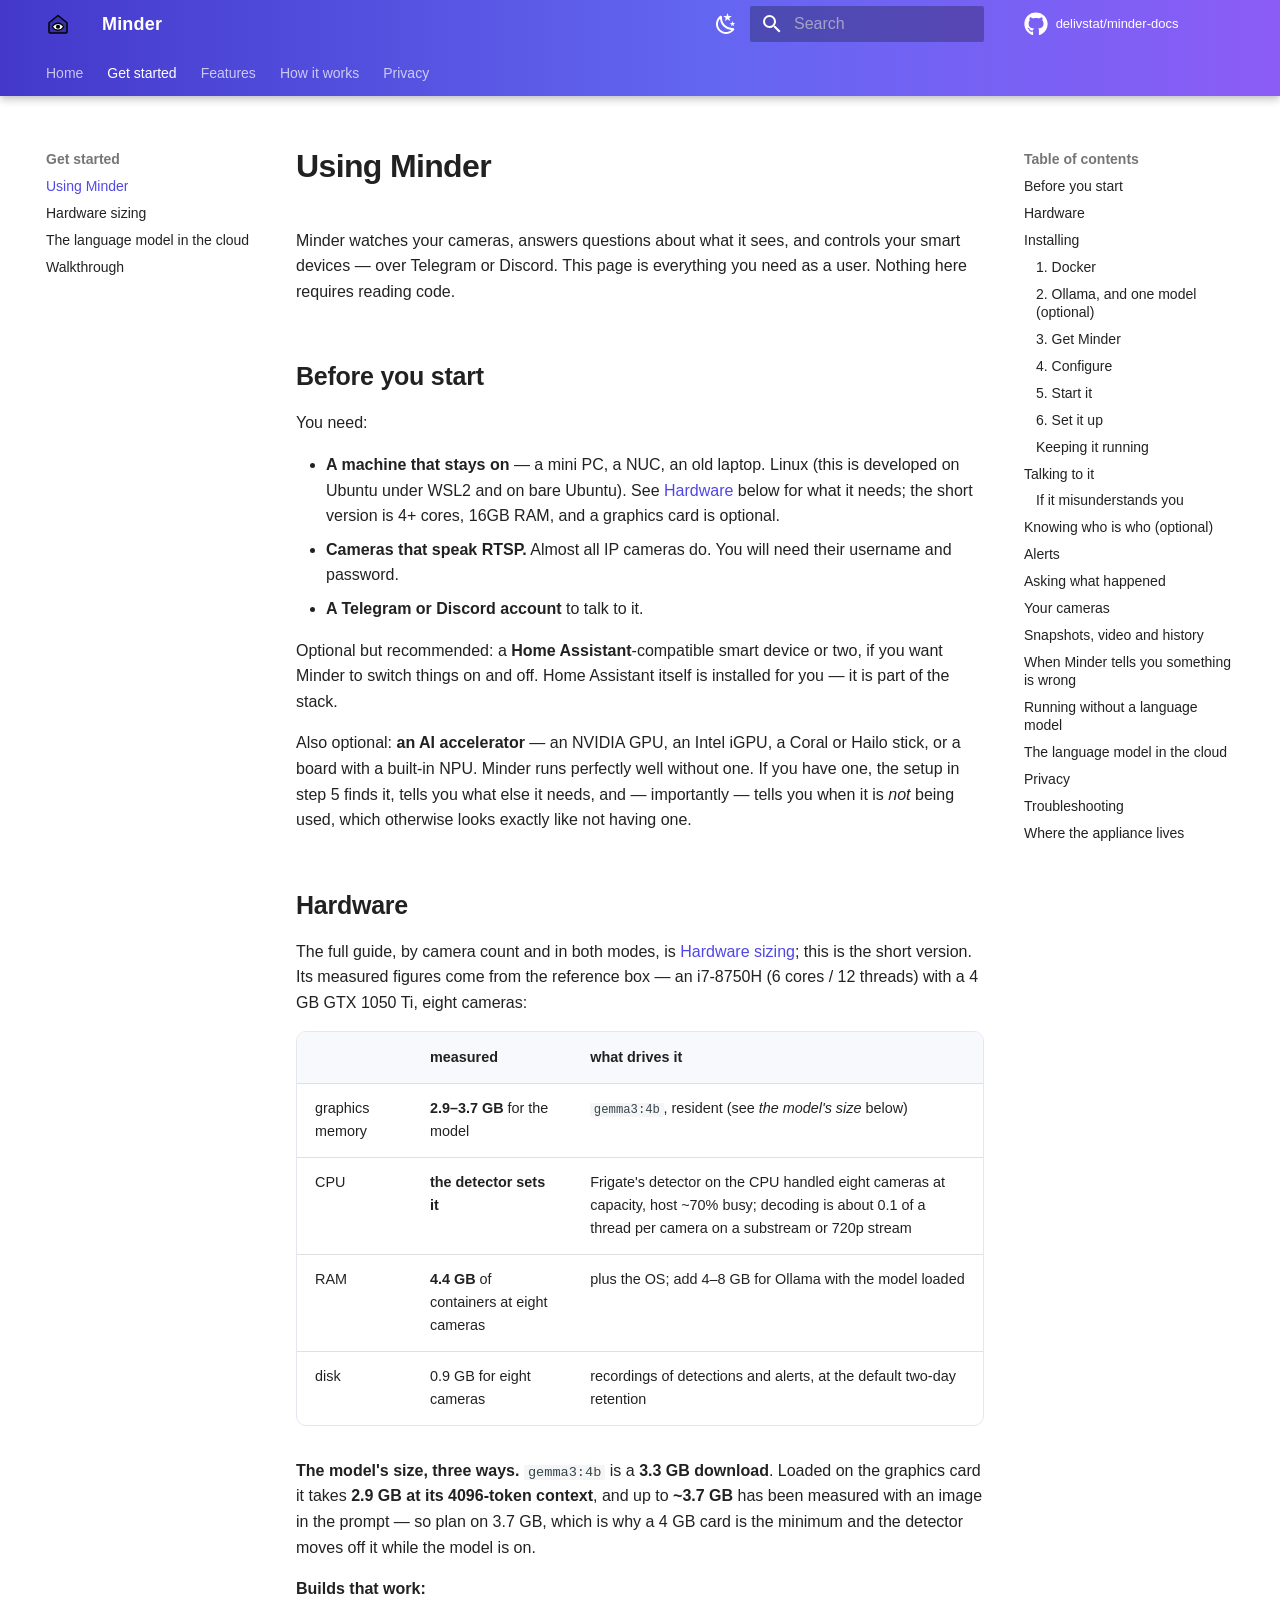
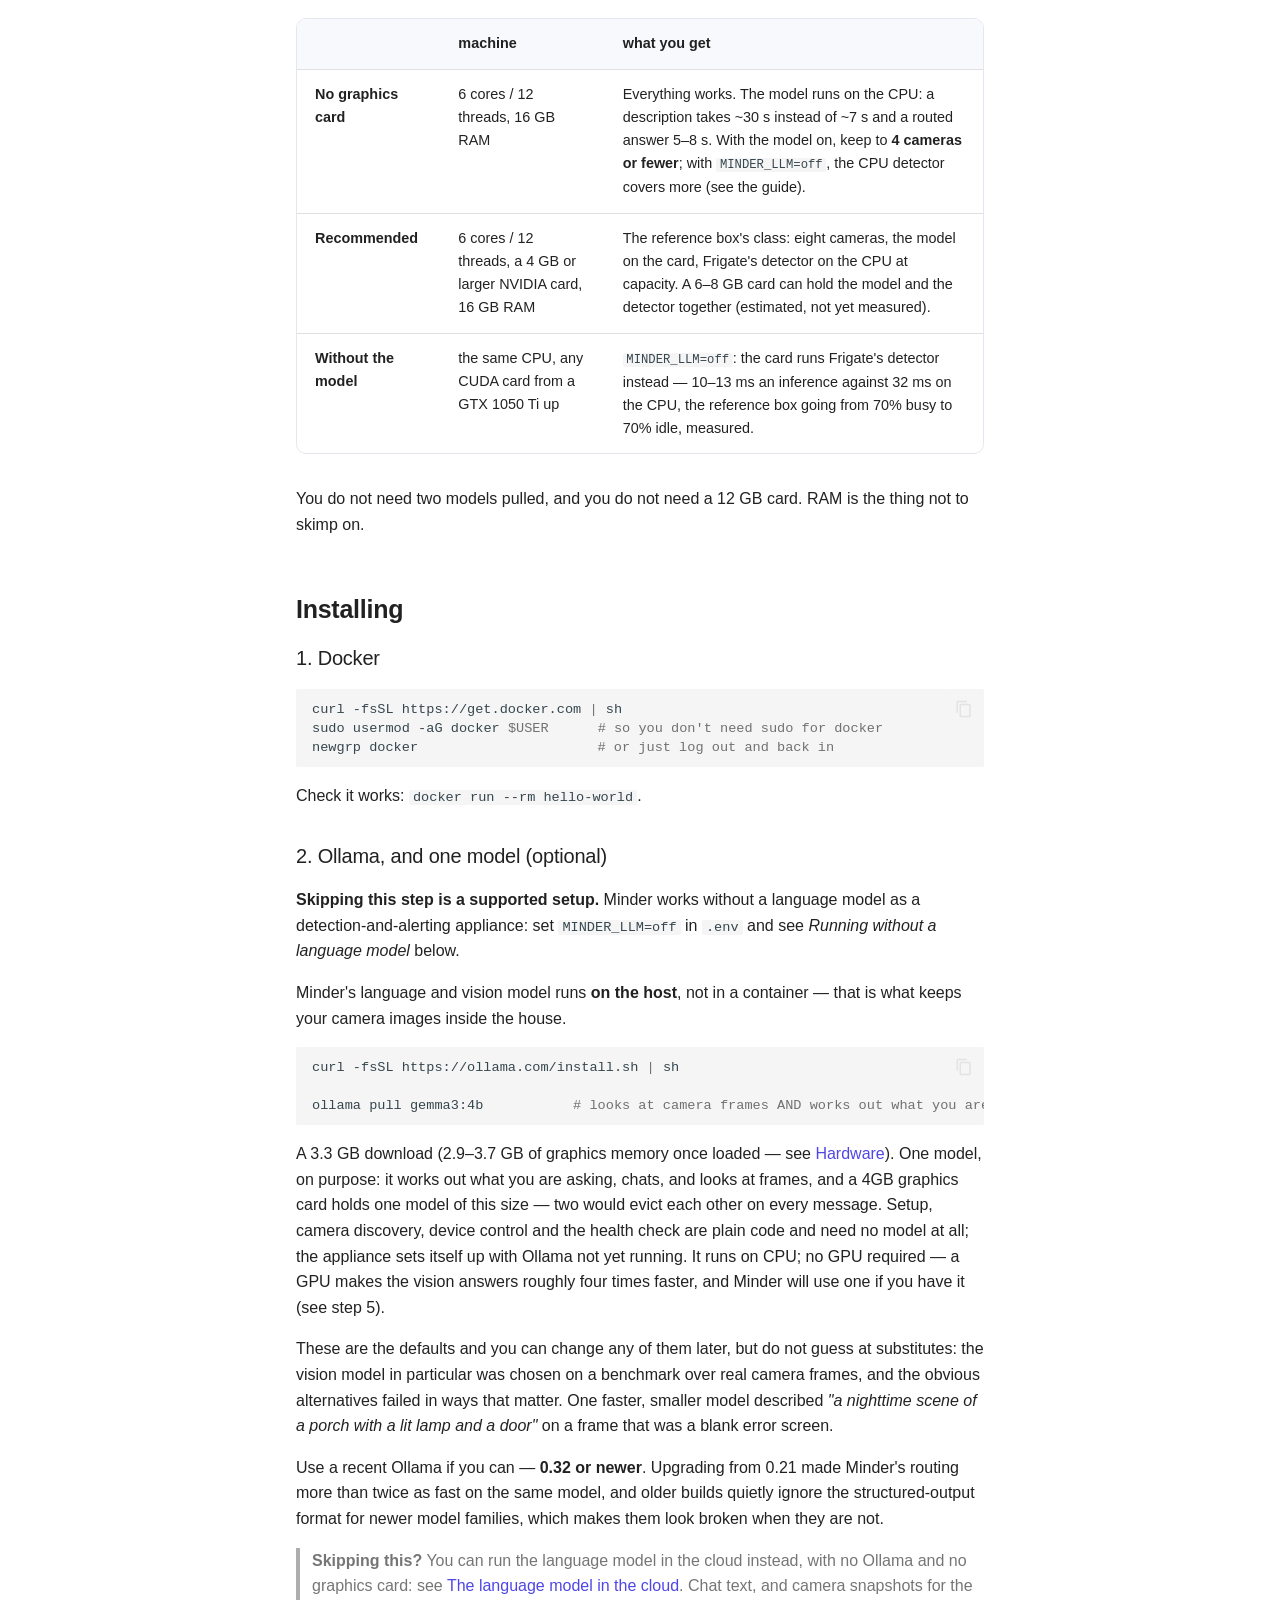
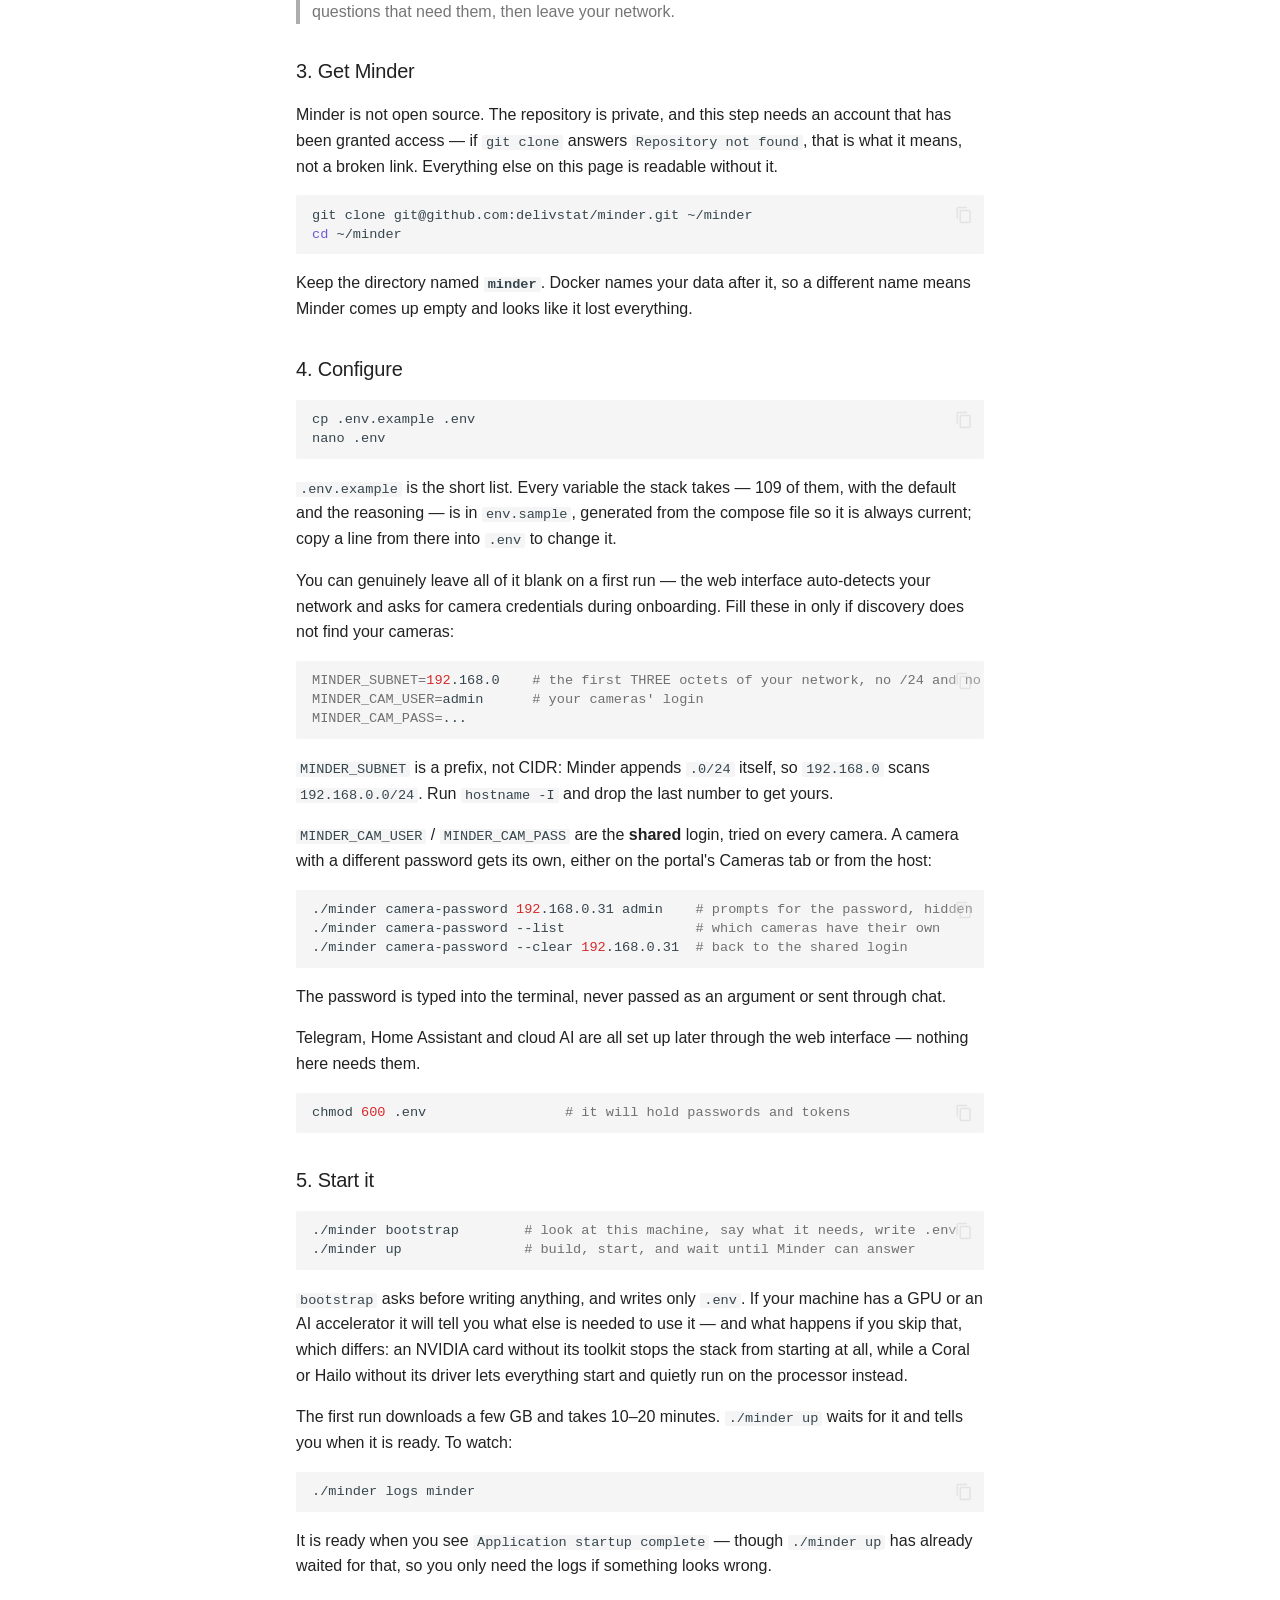
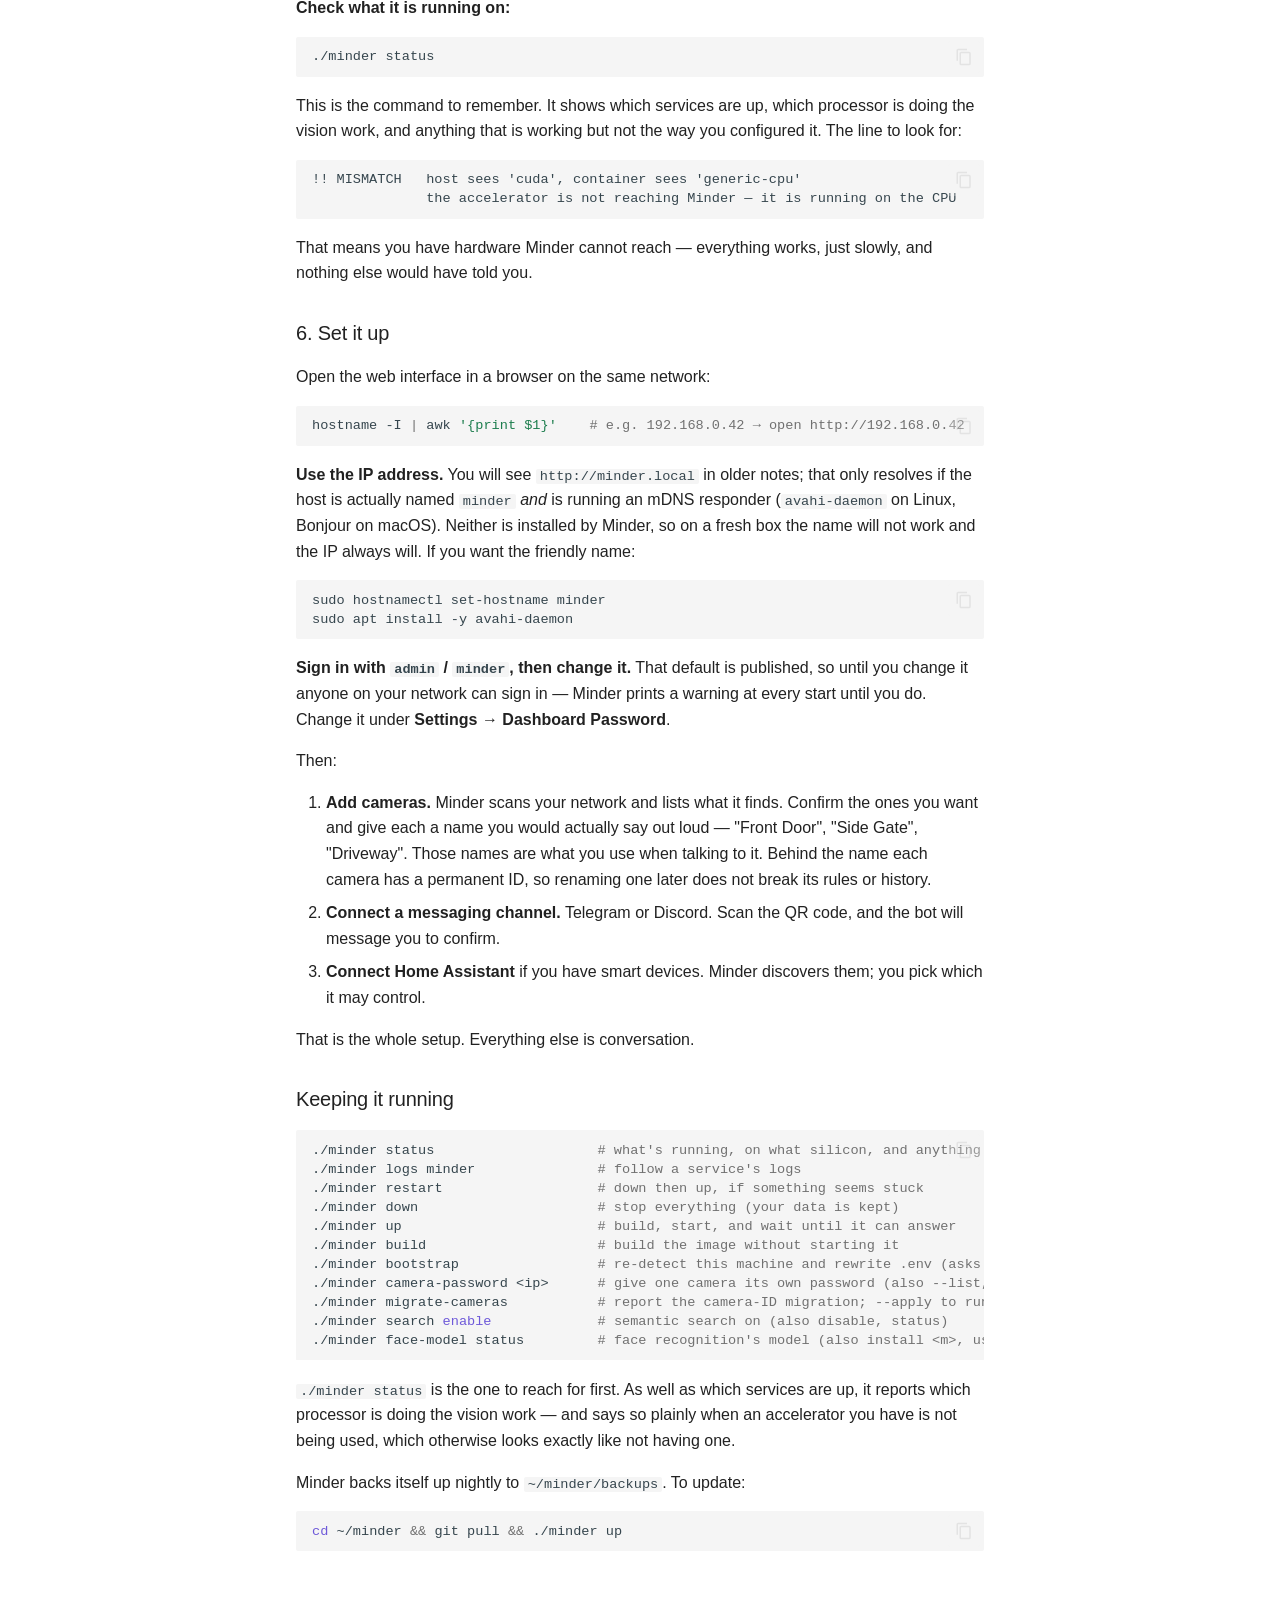
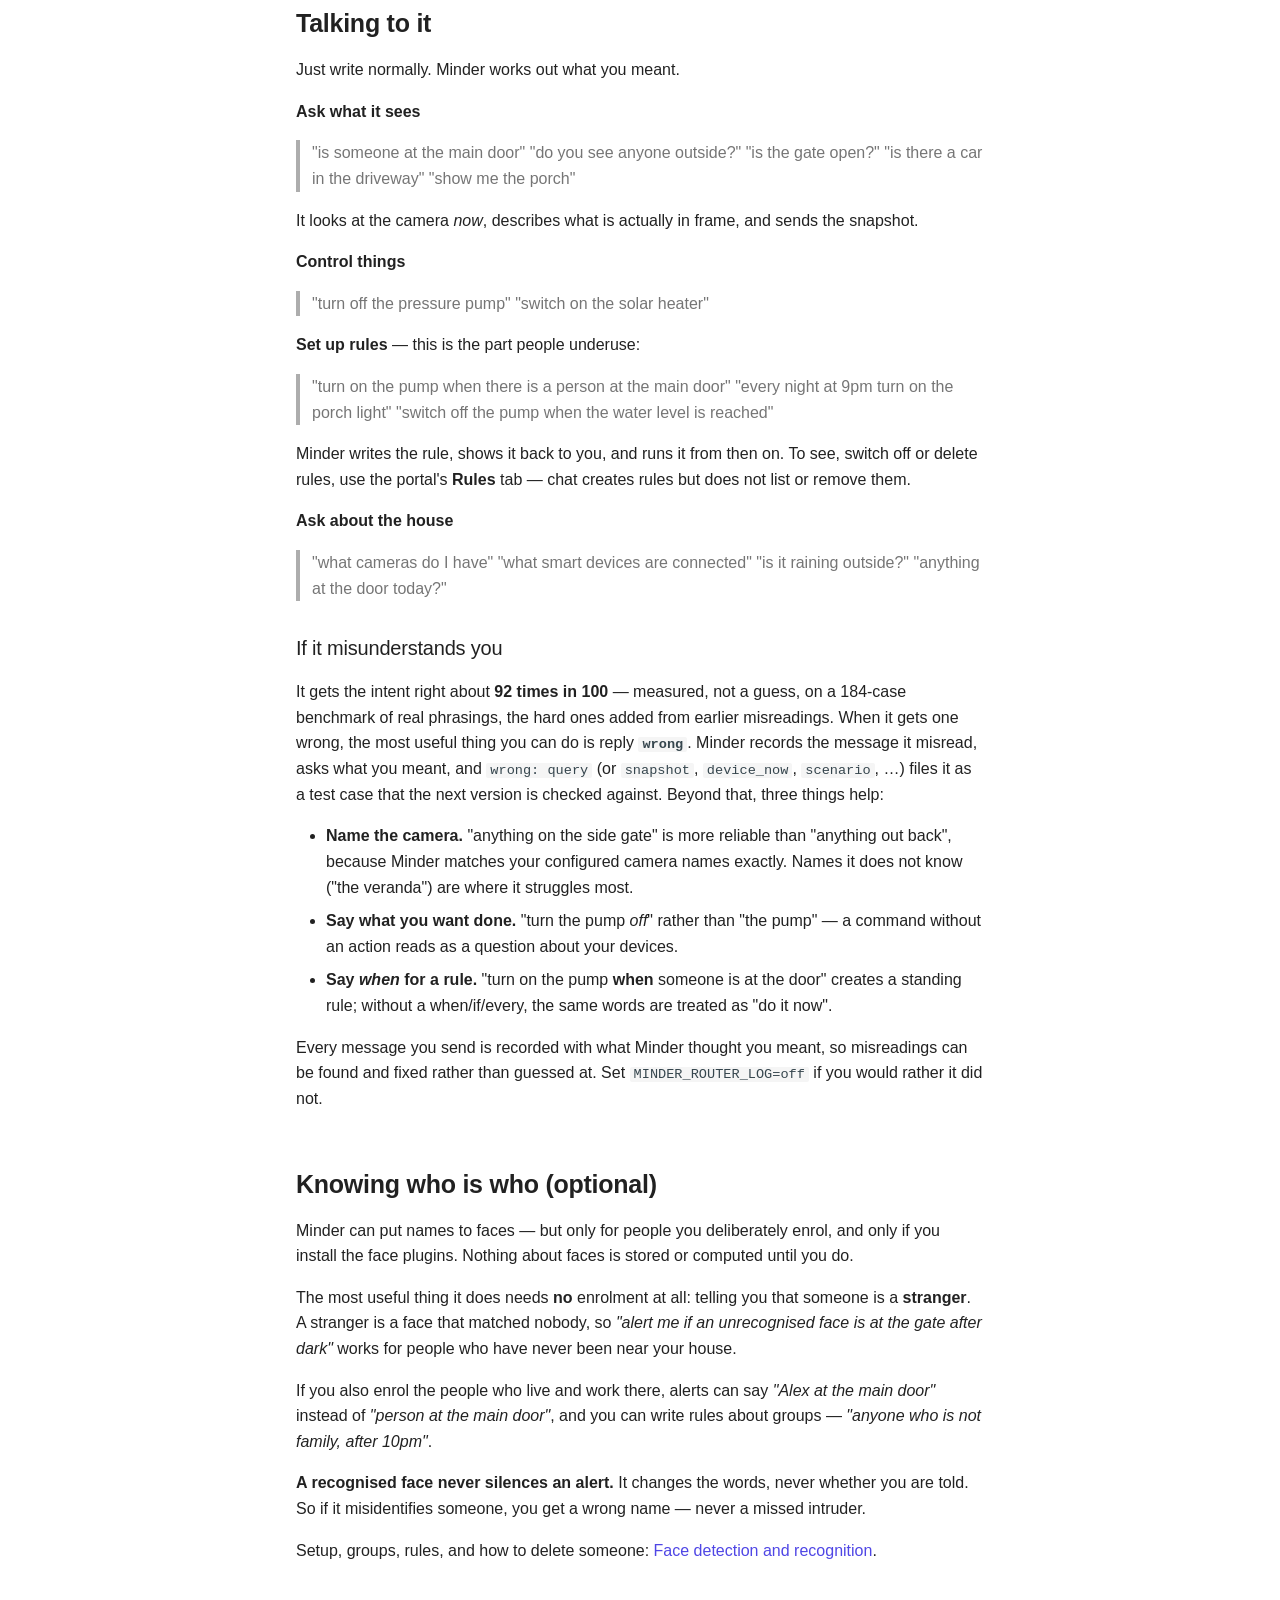
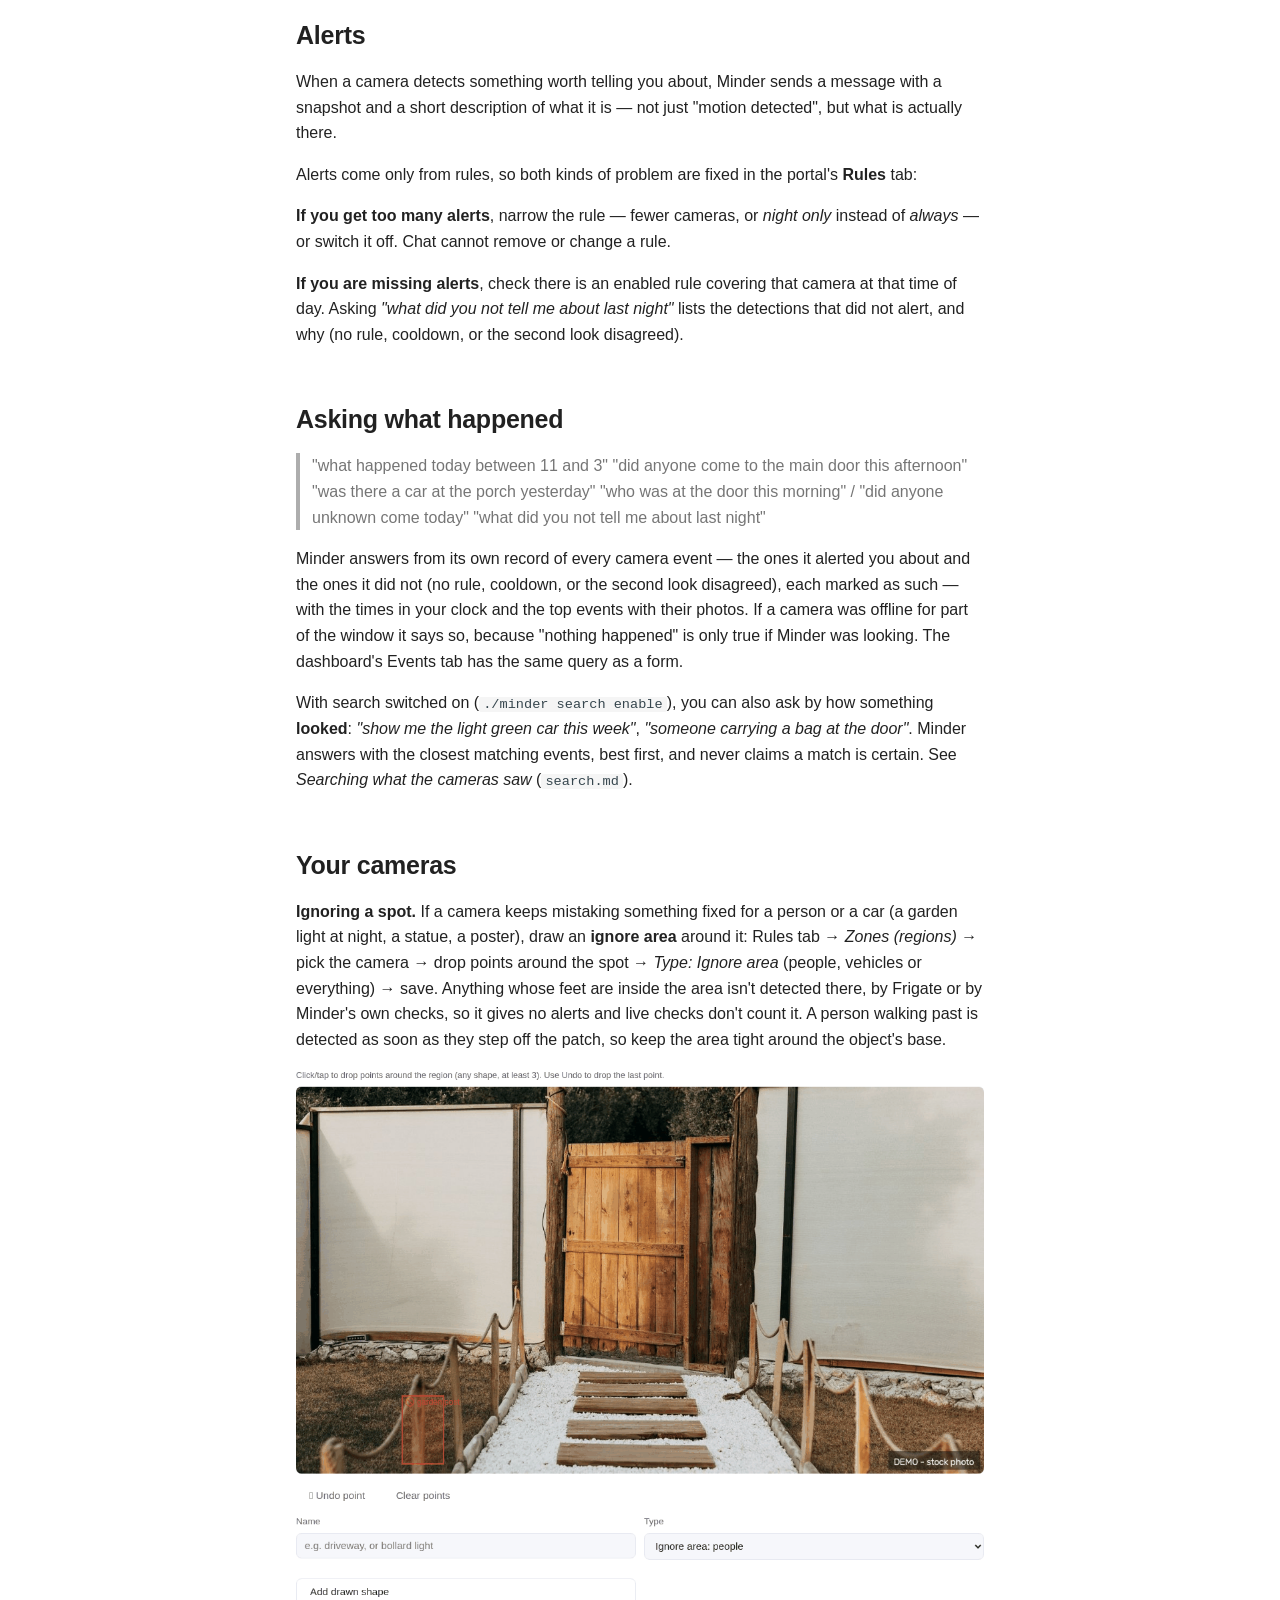
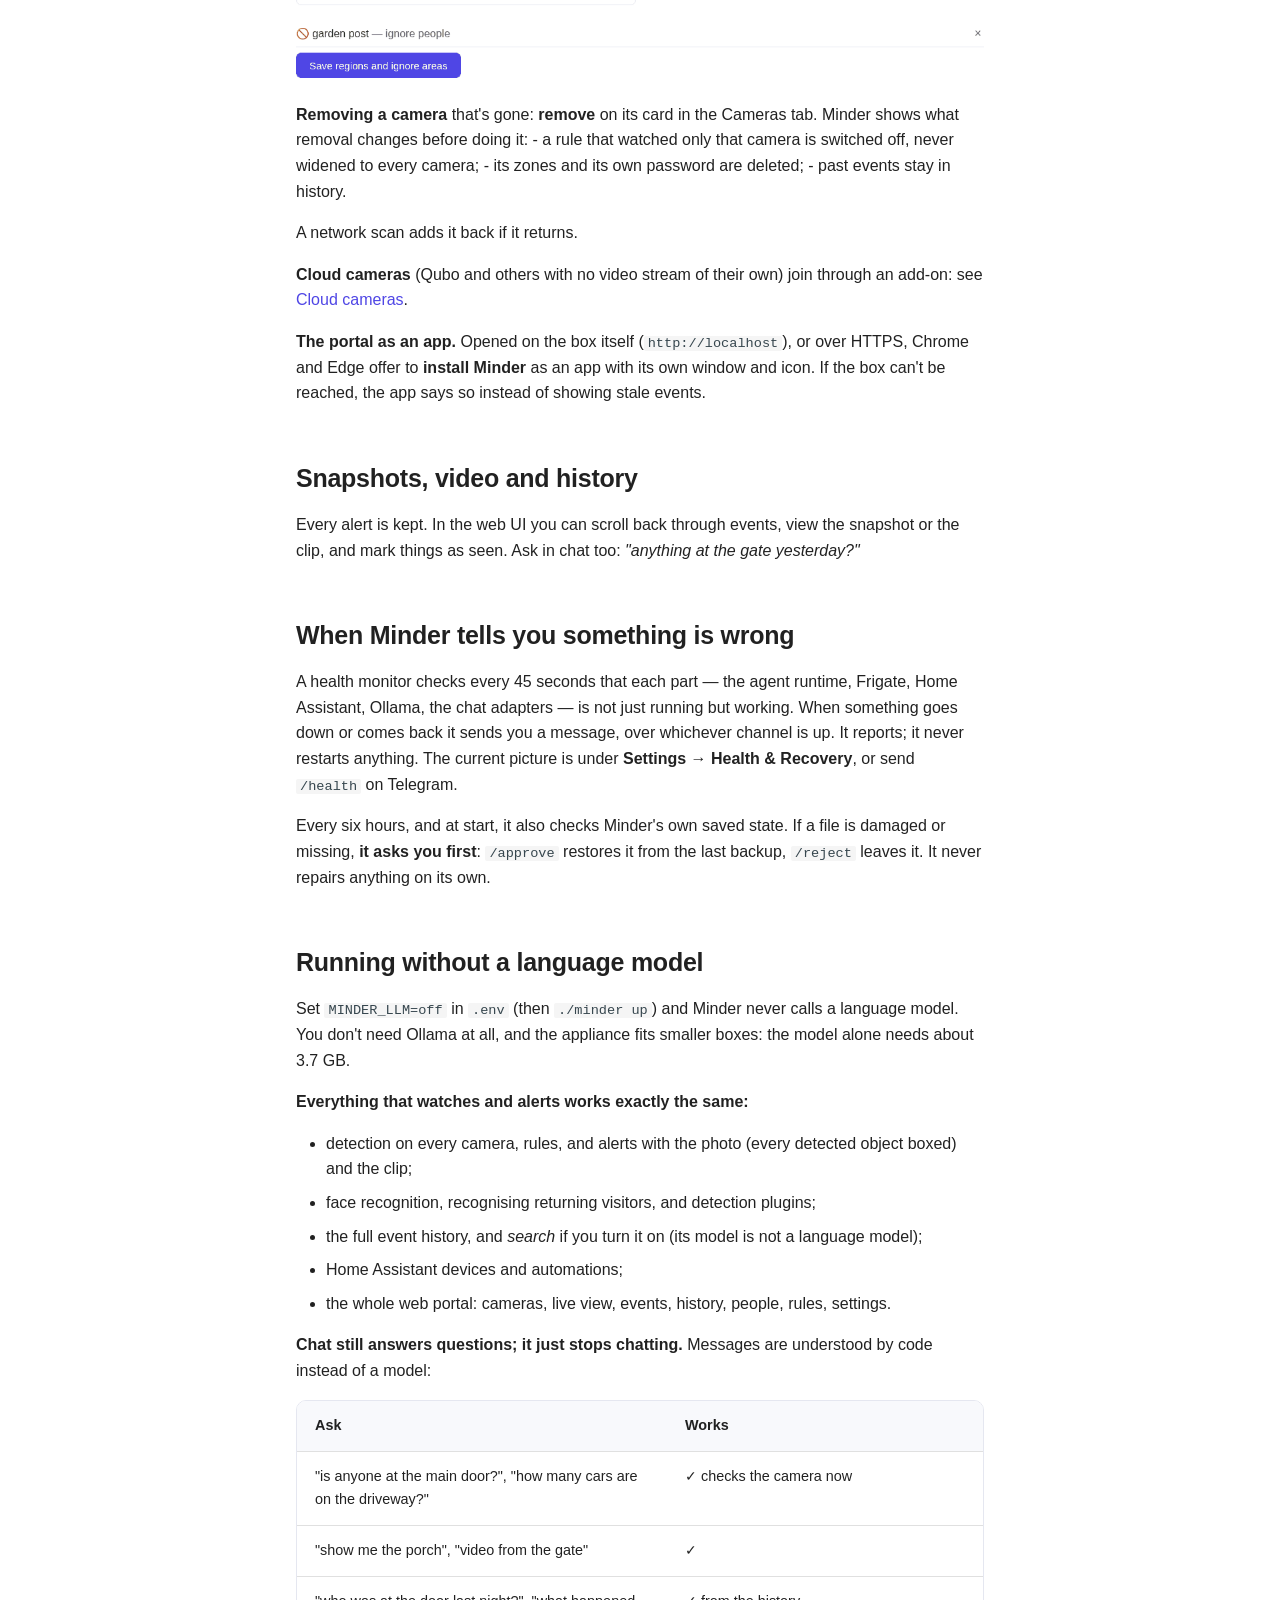
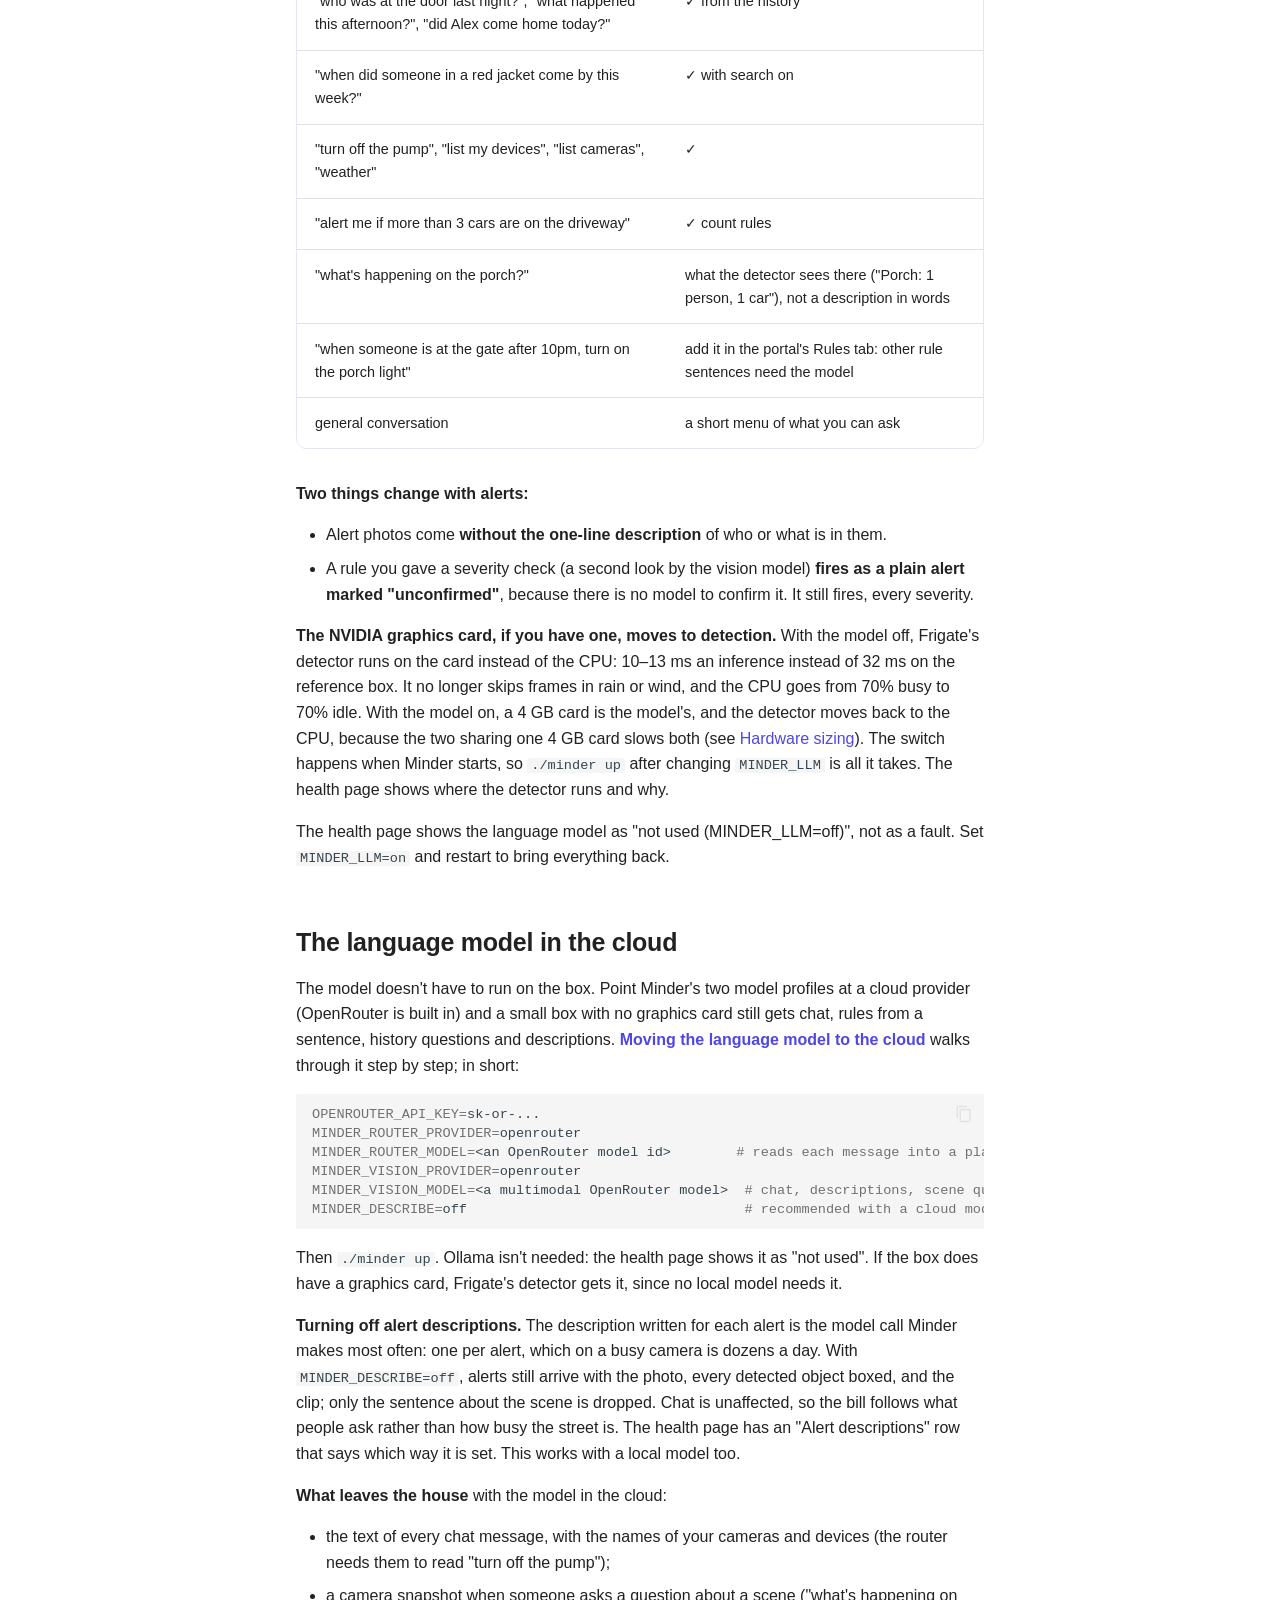
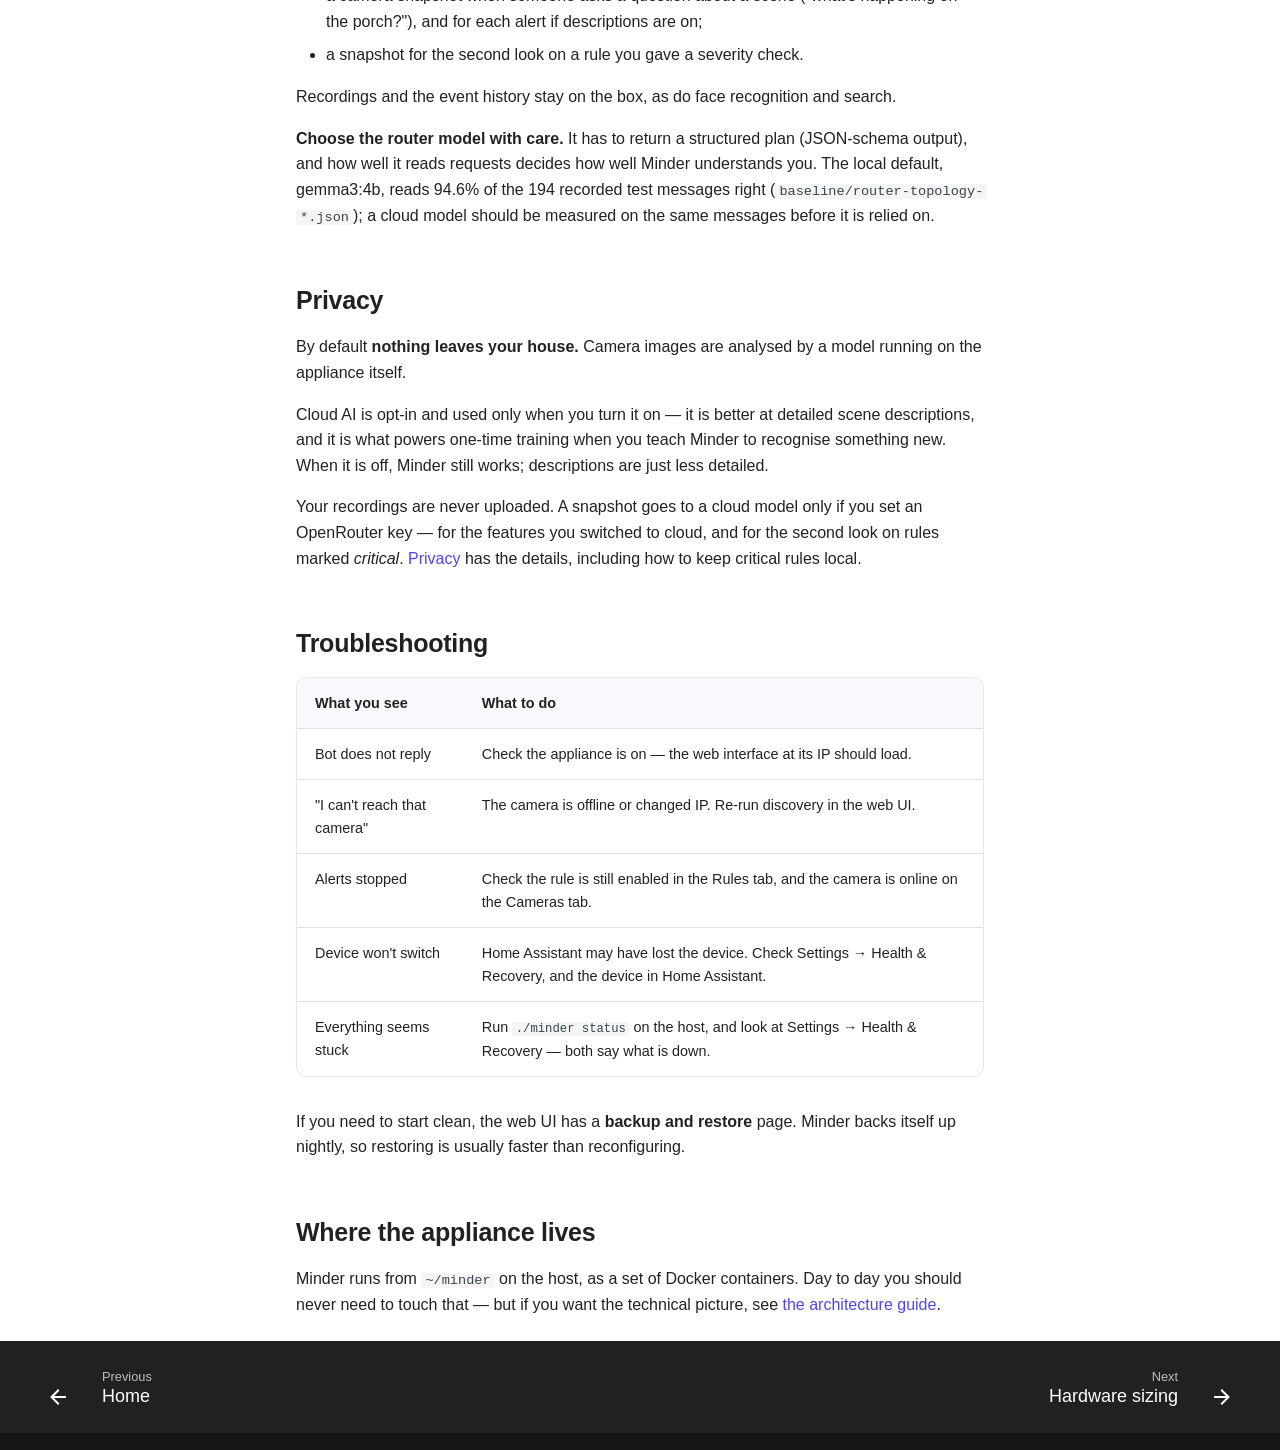
<file: using-minder/index.html>
<!doctype html>
<html lang="en" class="no-js">
  <head>
    
      <meta charset="utf-8">
      <meta name="viewport" content="width=device-width,initial-scale=1">
      
        <meta name="description" content="A self-hosted home-security appliance. Watches, answers, acts, and tells you when it could not see.">
      
      
      
        <link rel="canonical" href="https://delivstat.github.io/minder-docs/using-minder/">
      
      
        <link rel="prev" href="..">
      
      
        <link rel="next" href="../hardware-sizing/">
      
      
        
      
      
      <link rel="icon" href="../assets/logo.svg">
      <meta name="generator" content="mkdocs-1.6.1, mkdocs-material-9.8.0">
    
    
      
        <title>Using Minder - Minder</title>
      
    
    
      <link rel="stylesheet" href="../assets/stylesheets/main.57a0d79d.min.css">
      
        
        <link rel="stylesheet" href="../assets/stylesheets/palette.fb2fffe2.min.css">
      
      


    
    
      
    
    
      
    
    
      <link rel="stylesheet" href="../stylesheets/extra.css">
    
    <script>__md_scope=new URL("..",location),__md_hash=e=>[...e].reduce(((e,_)=>(e<<5)-e+_.charCodeAt(0)),0),__md_get=(e,_=localStorage,t=__md_scope)=>JSON.parse(_.getItem(t.pathname+"."+e)),__md_set=(e,_,t=localStorage,a=__md_scope)=>{try{t.setItem(a.pathname+"."+e,JSON.stringify(_))}catch(e){}}</script>
    
      

    
    
  </head>
  
  
    
    
      
    
    
    
    
    <body dir="ltr" data-md-color-scheme="default" data-md-color-primary="custom" data-md-color-accent="custom">
  
    
    <input class="md-toggle" data-md-toggle="drawer" type="checkbox" id="__drawer" autocomplete="off">
    <input class="md-toggle" data-md-toggle="search" type="checkbox" id="__search" autocomplete="off">
    <label class="md-overlay" for="__drawer"></label>
    <div data-md-component="skip">
      
        
        <a href="#using-minder" class="md-skip">
          Skip to content
        </a>
      
    </div>
    <div data-md-component="announce">
      
    </div>
    
    
      

  

<header class="md-header md-header--shadow md-header--lifted" data-md-component="header">
  <nav class="md-header__inner md-grid" aria-label="Header">
    <a href=".." title="Minder" class="md-header__button md-logo" aria-label="Minder" data-md-component="logo">
      
  <img src="../assets/logo.svg" alt="logo">

    </a>
    <label class="md-header__button md-icon" for="__drawer">
      
      <svg xmlns="http://www.w3.org/2000/svg" viewBox="0 0 24 24"><path d="M3 6h18v2H3zm0 5h18v2H3zm0 5h18v2H3z"/></svg>
    </label>
    <div class="md-header__title" data-md-component="header-title">
      <div class="md-header__ellipsis">
        <div class="md-header__topic">
          <span class="md-ellipsis">
            Minder
          </span>
        </div>
        <div class="md-header__topic" data-md-component="header-topic">
          <span class="md-ellipsis">
            
              Using Minder
            
          </span>
        </div>
      </div>
    </div>
    
      
        <form class="md-header__option" data-md-component="palette">
  
    
    
    
    <input class="md-option" data-md-color-media="(prefers-color-scheme: light)" data-md-color-scheme="default" data-md-color-primary="custom" data-md-color-accent="custom"  aria-label="Switch to dark mode"  type="radio" name="__palette" id="__palette_0">
    
      <label class="md-header__button md-icon" title="Switch to dark mode" for="__palette_1" hidden>
        <svg xmlns="http://www.w3.org/2000/svg" viewBox="0 0 24 24"><path d="m17.75 4.09-2.53 1.94.91 3.06-2.63-1.81-2.63 1.81.91-3.06-2.53-1.94L12.44 4l1.06-3 1.06 3zm3.5 6.91-1.64 1.25.59 1.98-1.7-1.17-1.7 1.17.59-1.98L15.75 11l2.06-.05L18.5 9l.69 1.95zm-2.28 4.95c.83-.08 1.72 1.1 1.19 1.85-.32.45-.66.87-1.08 1.27C15.17 23 8.84 23 4.94 19.07c-3.91-3.9-3.91-10.24 0-14.14.4-.4.82-.76 1.27-1.08.75-.53 1.93.36 1.85 1.19-.27 2.86.69 5.83 2.89 8.02a9.96 9.96 0 0 0 8.02 2.89m-1.64 2.02a12.08 12.08 0 0 1-7.8-3.47c-2.17-2.19-3.33-5-3.49-7.82-2.81 3.14-2.7 7.96.31 10.98 3.02 3.01 7.84 3.12 10.98.31"/></svg>
      </label>
    
  
    
    
    
    <input class="md-option" data-md-color-media="(prefers-color-scheme: dark)" data-md-color-scheme="slate" data-md-color-primary="custom" data-md-color-accent="custom"  aria-label="Switch to light mode"  type="radio" name="__palette" id="__palette_1">
    
      <label class="md-header__button md-icon" title="Switch to light mode" for="__palette_0" hidden>
        <svg xmlns="http://www.w3.org/2000/svg" viewBox="0 0 24 24"><path d="M12 7a5 5 0 0 1 5 5 5 5 0 0 1-5 5 5 5 0 0 1-5-5 5 5 0 0 1 5-5m0 2a3 3 0 0 0-3 3 3 3 0 0 0 3 3 3 3 0 0 0 3-3 3 3 0 0 0-3-3m0-7 2.39 3.42C13.65 5.15 12.84 5 12 5s-1.65.15-2.39.42zM3.34 7l4.16-.35A7.2 7.2 0 0 0 5.94 8.5c-.44.74-.69 1.5-.83 2.29zm.02 10 1.76-3.77a7.131 7.131 0 0 0 2.38 4.14zM20.65 7l-1.77 3.79a7.02 7.02 0 0 0-2.38-4.15zm-.01 10-4.14.36c.59-.51 1.12-1.14 1.54-1.86.42-.73.69-1.5.83-2.29zM12 22l-2.41-3.44c.74.27 1.55.44 2.41.44.82 0 1.63-.17 2.37-.44z"/></svg>
      </label>
    
  
</form>
      
    
    
      <script>var palette=__md_get("__palette");if(palette&&palette.color){if("(prefers-color-scheme)"===palette.color.media){var media=matchMedia("(prefers-color-scheme: light)"),input=document.querySelector(media.matches?"[data-md-color-media='(prefers-color-scheme: light)']":"[data-md-color-media='(prefers-color-scheme: dark)']");palette.color.media=input.getAttribute("data-md-color-media"),palette.color.scheme=input.getAttribute("data-md-color-scheme"),palette.color.primary=input.getAttribute("data-md-color-primary"),palette.color.accent=input.getAttribute("data-md-color-accent")}for(var[key,value]of Object.entries(palette.color))document.body.setAttribute("data-md-color-"+key,value)}</script>
    
    
    
      
      
        <label class="md-header__button md-icon" for="__search">
          
          <svg xmlns="http://www.w3.org/2000/svg" viewBox="0 0 24 24"><path d="M9.5 3A6.5 6.5 0 0 1 16 9.5c0 1.61-.59 3.09-1.56 4.23l.27.27h.79l5 5-1.5 1.5-5-5v-.79l-.27-.27A6.52 6.52 0 0 1 9.5 16 6.5 6.5 0 0 1 3 9.5 6.5 6.5 0 0 1 9.5 3m0 2C7 5 5 7 5 9.5S7 14 9.5 14 14 12 14 9.5 12 5 9.5 5"/></svg>
        </label>
        <div class="md-search" data-md-component="search" role="dialog">
  <label class="md-search__overlay" for="__search"></label>
  <div class="md-search__inner" role="search">
    <form class="md-search__form" name="search">
      <input type="text" class="md-search__input" name="query" aria-label="Search" placeholder="Search" autocapitalize="off" autocorrect="off" autocomplete="off" spellcheck="false" data-md-component="search-query" required>
      <label class="md-search__icon md-icon" for="__search">
        
        <svg xmlns="http://www.w3.org/2000/svg" viewBox="0 0 24 24"><path d="M9.5 3A6.5 6.5 0 0 1 16 9.5c0 1.61-.59 3.09-1.56 4.23l.27.27h.79l5 5-1.5 1.5-5-5v-.79l-.27-.27A6.52 6.52 0 0 1 9.5 16 6.5 6.5 0 0 1 3 9.5 6.5 6.5 0 0 1 9.5 3m0 2C7 5 5 7 5 9.5S7 14 9.5 14 14 12 14 9.5 12 5 9.5 5"/></svg>
        
        <svg xmlns="http://www.w3.org/2000/svg" viewBox="0 0 24 24"><path d="M20 11v2H8l5.5 5.5-1.42 1.42L4.16 12l7.92-7.92L13.5 5.5 8 11z"/></svg>
      </label>
      <nav class="md-search__options" aria-label="Search">
        
        <button type="reset" class="md-search__icon md-icon" title="Clear" aria-label="Clear" tabindex="-1">
          
          <svg xmlns="http://www.w3.org/2000/svg" viewBox="0 0 24 24"><path d="M19 6.41 17.59 5 12 10.59 6.41 5 5 6.41 10.59 12 5 17.59 6.41 19 12 13.41 17.59 19 19 17.59 13.41 12z"/></svg>
        </button>
      </nav>
      
        <div class="md-search__suggest" data-md-component="search-suggest"></div>
      
    </form>
    <div class="md-search__output">
      <div class="md-search__scrollwrap" tabindex="0" data-md-scrollfix>
        <div class="md-search-result" data-md-component="search-result">
          <div class="md-search-result__meta">
            Initializing search
          </div>
          <ol class="md-search-result__list" role="presentation"></ol>
        </div>
      </div>
    </div>
  </div>
</div>
      
    
    
      <div class="md-header__source">
        <a href="https://github.com/delivstat/minder-docs" title="Go to repository" class="md-source" data-md-component="source">
  <div class="md-source__icon md-icon">
    
    <svg xmlns="http://www.w3.org/2000/svg" viewBox="0 0 512 512"><!--! Font Awesome Free 7.1.0 by @fontawesome - https://fontawesome.com License - https://fontawesome.com/license/free (Icons: CC BY 4.0, Fonts: SIL OFL 1.1, Code: MIT License) Copyright 2025 Fonticons, Inc.--><path d="M173.9 397.4c0 2-2.3 3.6-5.2 3.6-3.3.3-5.6-1.3-5.6-3.6 0-2 2.3-3.6 5.2-3.6 3-.3 5.6 1.3 5.6 3.6m-31.1-4.5c-.7 2 1.3 4.3 4.3 4.9 2.6 1 5.6 0 6.2-2s-1.3-4.3-4.3-5.2c-2.6-.7-5.5.3-6.2 2.3m44.2-1.7c-2.9.7-4.9 2.6-4.6 4.9.3 2 2.9 3.3 5.9 2.6 2.9-.7 4.9-2.6 4.6-4.6-.3-1.9-3-3.2-5.9-2.9M252.8 8C114.1 8 8 113.3 8 252c0 110.9 69.8 205.8 169.5 239.2 12.8 2.3 17.3-5.6 17.3-12.1 0-6.2-.3-40.4-.3-61.4 0 0-70 15-84.7-29.8 0 0-11.4-29.1-27.8-36.6 0 0-22.9-15.7 1.6-15.4 0 0 24.9 2 38.6 25.8 21.9 38.6 58.6 27.5 72.9 20.9 2.3-16 8.8-27.1 16-33.7-55.9-6.2-112.3-14.3-112.3-110.5 0-27.5 7.6-41.3 23.6-58.9-2.6-6.5-11.1-33.3 2.6-67.9 20.9-6.5 69 27 69 27 20-5.6 41.5-8.5 62.8-8.5s42.8 2.9 62.8 8.5c0 0 48.1-33.6 69-27 13.7 34.7 5.2 61.4 2.6 67.9 16 17.7 25.8 31.5 25.8 58.9 0 96.5-58.9 104.2-114.8 110.5 9.2 7.9 17 22.9 17 46.4 0 33.7-.3 75.4-.3 83.6 0 6.5 4.6 14.4 17.3 12.1C436.2 457.8 504 362.9 504 252 504 113.3 391.5 8 252.8 8M105.2 352.9c-1.3 1-1 3.3.7 5.2 1.6 1.6 3.9 2.3 5.2 1 1.3-1 1-3.3-.7-5.2-1.6-1.6-3.9-2.3-5.2-1m-10.8-8.1c-.7 1.3.3 2.9 2.3 3.9 1.6 1 3.6.7 4.3-.7.7-1.3-.3-2.9-2.3-3.9-2-.6-3.6-.3-4.3.7m32.4 35.6c-1.6 1.3-1 4.3 1.3 6.2 2.3 2.3 5.2 2.6 6.5 1 1.3-1.3.7-4.3-1.3-6.2-2.2-2.3-5.2-2.6-6.5-1m-11.4-14.7c-1.6 1-1.6 3.6 0 5.9s4.3 3.3 5.6 2.3c1.6-1.3 1.6-3.9 0-6.2-1.4-2.3-4-3.3-5.6-2"/></svg>
  </div>
  <div class="md-source__repository">
    delivstat/minder-docs
  </div>
</a>
      </div>
    
  </nav>
  
    
      
<nav class="md-tabs" aria-label="Tabs" data-md-component="tabs">
  <div class="md-grid">
    <ul class="md-tabs__list">
      
        
  
  
  
  
    <li class="md-tabs__item">
      <a href=".." class="md-tabs__link">
        
  
  
    
  
  Home

      </a>
    </li>
  

      
        
  
  
  
    
  
  
    
    
      <li class="md-tabs__item md-tabs__item--active">
        <a href="./" class="md-tabs__link">
          
  
  
    
  
  Get started

        </a>
      </li>
    
  

      
        
  
  
  
  
    
    
      <li class="md-tabs__item">
        <a href="../cloud-cameras/" class="md-tabs__link">
          
  
  
    
  
  Features

        </a>
      </li>
    
  

      
        
  
  
  
  
    
    
      <li class="md-tabs__item">
        <a href="../architecture/" class="md-tabs__link">
          
  
  
    
  
  How it works

        </a>
      </li>
    
  

      
        
  
  
  
  
    <li class="md-tabs__item">
      <a href="../privacy/" class="md-tabs__link">
        
  
  
    
  
  Privacy

      </a>
    </li>
  

      
    </ul>
  </div>
</nav>
    
  
</header>
    
    <div class="md-container" data-md-component="container">
      
      
        
      
      <main class="md-main" data-md-component="main">
        <div class="md-main__inner md-grid">
          
            
              
              <div class="md-sidebar md-sidebar--primary" data-md-component="sidebar" data-md-type="navigation" >
                <div class="md-sidebar__scrollwrap">
                  <div class="md-sidebar__inner">
                    


  


<nav class="md-nav md-nav--primary md-nav--lifted" aria-label="Navigation" data-md-level="0">
  <label class="md-nav__title" for="__drawer">
    <a href=".." title="Minder" class="md-nav__button md-logo" aria-label="Minder" data-md-component="logo">
      
  <img src="../assets/logo.svg" alt="logo">

    </a>
    Minder
  </label>
  
    <div class="md-nav__source">
      <a href="https://github.com/delivstat/minder-docs" title="Go to repository" class="md-source" data-md-component="source">
  <div class="md-source__icon md-icon">
    
    <svg xmlns="http://www.w3.org/2000/svg" viewBox="0 0 512 512"><!--! Font Awesome Free 7.1.0 by @fontawesome - https://fontawesome.com License - https://fontawesome.com/license/free (Icons: CC BY 4.0, Fonts: SIL OFL 1.1, Code: MIT License) Copyright 2025 Fonticons, Inc.--><path d="M173.9 397.4c0 2-2.3 3.6-5.2 3.6-3.3.3-5.6-1.3-5.6-3.6 0-2 2.3-3.6 5.2-3.6 3-.3 5.6 1.3 5.6 3.6m-31.1-4.5c-.7 2 1.3 4.3 4.3 4.9 2.6 1 5.6 0 6.2-2s-1.3-4.3-4.3-5.2c-2.6-.7-5.5.3-6.2 2.3m44.2-1.7c-2.9.7-4.9 2.6-4.6 4.9.3 2 2.9 3.3 5.9 2.6 2.9-.7 4.9-2.6 4.6-4.6-.3-1.9-3-3.2-5.9-2.9M252.8 8C114.1 8 8 113.3 8 252c0 110.9 69.8 205.8 169.5 239.2 12.8 2.3 17.3-5.6 17.3-12.1 0-6.2-.3-40.4-.3-61.4 0 0-70 15-84.7-29.8 0 0-11.4-29.1-27.8-36.6 0 0-22.9-15.7 1.6-15.4 0 0 24.9 2 38.6 25.8 21.9 38.6 58.6 27.5 72.9 20.9 2.3-16 8.8-27.1 16-33.7-55.9-6.2-112.3-14.3-112.3-110.5 0-27.5 7.6-41.3 23.6-58.9-2.6-6.5-11.1-33.3 2.6-67.9 20.9-6.5 69 27 69 27 20-5.6 41.5-8.5 62.8-8.5s42.8 2.9 62.8 8.5c0 0 48.1-33.6 69-27 13.7 34.7 5.2 61.4 2.6 67.9 16 17.7 25.8 31.5 25.8 58.9 0 96.5-58.9 104.2-114.8 110.5 9.2 7.9 17 22.9 17 46.4 0 33.7-.3 75.4-.3 83.6 0 6.5 4.6 14.4 17.3 12.1C436.2 457.8 504 362.9 504 252 504 113.3 391.5 8 252.8 8M105.2 352.9c-1.3 1-1 3.3.7 5.2 1.6 1.6 3.9 2.3 5.2 1 1.3-1 1-3.3-.7-5.2-1.6-1.6-3.9-2.3-5.2-1m-10.8-8.1c-.7 1.3.3 2.9 2.3 3.9 1.6 1 3.6.7 4.3-.7.7-1.3-.3-2.9-2.3-3.9-2-.6-3.6-.3-4.3.7m32.4 35.6c-1.6 1.3-1 4.3 1.3 6.2 2.3 2.3 5.2 2.6 6.5 1 1.3-1.3.7-4.3-1.3-6.2-2.2-2.3-5.2-2.6-6.5-1m-11.4-14.7c-1.6 1-1.6 3.6 0 5.9s4.3 3.3 5.6 2.3c1.6-1.3 1.6-3.9 0-6.2-1.4-2.3-4-3.3-5.6-2"/></svg>
  </div>
  <div class="md-source__repository">
    delivstat/minder-docs
  </div>
</a>
    </div>
  
  <ul class="md-nav__list" data-md-scrollfix>
    
      
      
  
  
  
  
    <li class="md-nav__item">
      <a href=".." class="md-nav__link">
        
  
  
  <span class="md-ellipsis">
    
  
    Home
  

    
  </span>
  
  

      </a>
    </li>
  

    
      
      
  
  
    
  
  
  
    
    
      
        
      
        
      
        
      
        
      
    
    
    
      
        
        
      
      
    
    
    <li class="md-nav__item md-nav__item--active md-nav__item--section md-nav__item--nested">
      
        
        
        <input class="md-nav__toggle md-toggle " type="checkbox" id="__nav_2" checked>
        
          
          <label class="md-nav__link" for="__nav_2" id="__nav_2_label" tabindex="">
            
  
  
  <span class="md-ellipsis">
    
  
    Get started
  

    
  </span>
  
  

            <span class="md-nav__icon md-icon"></span>
          </label>
        
        <nav class="md-nav" data-md-level="1" aria-labelledby="__nav_2_label" aria-expanded="true">
          <label class="md-nav__title" for="__nav_2">
            <span class="md-nav__icon md-icon"></span>
            
  
    Get started
  

          </label>
          <ul class="md-nav__list" data-md-scrollfix>
            
              
                
  
  
    
  
  
  
    <li class="md-nav__item md-nav__item--active">
      
      <input class="md-nav__toggle md-toggle" type="checkbox" id="__toc">
      
      
        
      
      
        <label class="md-nav__link md-nav__link--active" for="__toc">
          
  
  
  <span class="md-ellipsis">
    
  
    Using Minder
  

    
  </span>
  
  

          <span class="md-nav__icon md-icon"></span>
        </label>
      
      <a href="./" class="md-nav__link md-nav__link--active">
        
  
  
  <span class="md-ellipsis">
    
  
    Using Minder
  

    
  </span>
  
  

      </a>
      
        

<nav class="md-nav md-nav--secondary" aria-label="Table of contents">
  
  
  
    
  
  
    <label class="md-nav__title" for="__toc">
      <span class="md-nav__icon md-icon"></span>
      Table of contents
    </label>
    <ul class="md-nav__list" data-md-component="toc" data-md-scrollfix>
      
        <li class="md-nav__item">
  <a href="#before-you-start" class="md-nav__link">
    <span class="md-ellipsis">
      
        Before you start
      
    </span>
  </a>
  
</li>
      
        <li class="md-nav__item">
  <a href="#hardware" class="md-nav__link">
    <span class="md-ellipsis">
      
        Hardware
      
    </span>
  </a>
  
</li>
      
        <li class="md-nav__item">
  <a href="#installing" class="md-nav__link">
    <span class="md-ellipsis">
      
        Installing
      
    </span>
  </a>
  
    <nav class="md-nav" aria-label="Installing">
      <ul class="md-nav__list">
        
          <li class="md-nav__item">
  <a href="#1-docker" class="md-nav__link">
    <span class="md-ellipsis">
      
        1. Docker
      
    </span>
  </a>
  
</li>
        
          <li class="md-nav__item">
  <a href="#2-ollama-and-one-model-optional" class="md-nav__link">
    <span class="md-ellipsis">
      
        2. Ollama, and one model (optional)
      
    </span>
  </a>
  
</li>
        
          <li class="md-nav__item">
  <a href="#3-get-minder" class="md-nav__link">
    <span class="md-ellipsis">
      
        3. Get Minder
      
    </span>
  </a>
  
</li>
        
          <li class="md-nav__item">
  <a href="#4-configure" class="md-nav__link">
    <span class="md-ellipsis">
      
        4. Configure
      
    </span>
  </a>
  
</li>
        
          <li class="md-nav__item">
  <a href="#5-start-it" class="md-nav__link">
    <span class="md-ellipsis">
      
        5. Start it
      
    </span>
  </a>
  
</li>
        
          <li class="md-nav__item">
  <a href="#6-set-it-up" class="md-nav__link">
    <span class="md-ellipsis">
      
        6. Set it up
      
    </span>
  </a>
  
</li>
        
          <li class="md-nav__item">
  <a href="#keeping-it-running" class="md-nav__link">
    <span class="md-ellipsis">
      
        Keeping it running
      
    </span>
  </a>
  
</li>
        
      </ul>
    </nav>
  
</li>
      
        <li class="md-nav__item">
  <a href="#talking-to-it" class="md-nav__link">
    <span class="md-ellipsis">
      
        Talking to it
      
    </span>
  </a>
  
    <nav class="md-nav" aria-label="Talking to it">
      <ul class="md-nav__list">
        
          <li class="md-nav__item">
  <a href="#if-it-misunderstands-you" class="md-nav__link">
    <span class="md-ellipsis">
      
        If it misunderstands you
      
    </span>
  </a>
  
</li>
        
      </ul>
    </nav>
  
</li>
      
        <li class="md-nav__item">
  <a href="#knowing-who-is-who-optional" class="md-nav__link">
    <span class="md-ellipsis">
      
        Knowing who is who (optional)
      
    </span>
  </a>
  
</li>
      
        <li class="md-nav__item">
  <a href="#alerts" class="md-nav__link">
    <span class="md-ellipsis">
      
        Alerts
      
    </span>
  </a>
  
</li>
      
        <li class="md-nav__item">
  <a href="#asking-what-happened" class="md-nav__link">
    <span class="md-ellipsis">
      
        Asking what happened
      
    </span>
  </a>
  
</li>
      
        <li class="md-nav__item">
  <a href="#your-cameras" class="md-nav__link">
    <span class="md-ellipsis">
      
        Your cameras
      
    </span>
  </a>
  
</li>
      
        <li class="md-nav__item">
  <a href="#snapshots-video-and-history" class="md-nav__link">
    <span class="md-ellipsis">
      
        Snapshots, video and history
      
    </span>
  </a>
  
</li>
      
        <li class="md-nav__item">
  <a href="#when-minder-tells-you-something-is-wrong" class="md-nav__link">
    <span class="md-ellipsis">
      
        When Minder tells you something is wrong
      
    </span>
  </a>
  
</li>
      
        <li class="md-nav__item">
  <a href="#running-without-a-language-model" class="md-nav__link">
    <span class="md-ellipsis">
      
        Running without a language model
      
    </span>
  </a>
  
</li>
      
        <li class="md-nav__item">
  <a href="#the-language-model-in-the-cloud" class="md-nav__link">
    <span class="md-ellipsis">
      
        The language model in the cloud
      
    </span>
  </a>
  
</li>
      
        <li class="md-nav__item">
  <a href="#privacy" class="md-nav__link">
    <span class="md-ellipsis">
      
        Privacy
      
    </span>
  </a>
  
</li>
      
        <li class="md-nav__item">
  <a href="#troubleshooting" class="md-nav__link">
    <span class="md-ellipsis">
      
        Troubleshooting
      
    </span>
  </a>
  
</li>
      
        <li class="md-nav__item">
  <a href="#where-the-appliance-lives" class="md-nav__link">
    <span class="md-ellipsis">
      
        Where the appliance lives
      
    </span>
  </a>
  
</li>
      
    </ul>
  
</nav>
      
    </li>
  

              
            
              
                
  
  
  
  
    <li class="md-nav__item">
      <a href="../hardware-sizing/" class="md-nav__link">
        
  
  
  <span class="md-ellipsis">
    
  
    Hardware sizing
  

    
  </span>
  
  

      </a>
    </li>
  

              
            
              
                
  
  
  
  
    <li class="md-nav__item">
      <a href="../cloud-model/" class="md-nav__link">
        
  
  
  <span class="md-ellipsis">
    
  
    The language model in the cloud
  

    
  </span>
  
  

      </a>
    </li>
  

              
            
              
                
  
  
  
  
    <li class="md-nav__item">
      <a href="../walkthrough/" class="md-nav__link">
        
  
  
  <span class="md-ellipsis">
    
  
    Walkthrough
  

    
  </span>
  
  

      </a>
    </li>
  

              
            
          </ul>
        </nav>
      
    </li>
  

    
      
      
  
  
  
  
    
    
      
        
      
        
      
        
      
    
    
    
      
      
    
    
    <li class="md-nav__item md-nav__item--nested">
      
        
        
        <input class="md-nav__toggle md-toggle " type="checkbox" id="__nav_3" >
        
          
          <label class="md-nav__link" for="__nav_3" id="__nav_3_label" tabindex="0">
            
  
  
  <span class="md-ellipsis">
    
  
    Features
  

    
  </span>
  
  

            <span class="md-nav__icon md-icon"></span>
          </label>
        
        <nav class="md-nav" data-md-level="1" aria-labelledby="__nav_3_label" aria-expanded="false">
          <label class="md-nav__title" for="__nav_3">
            <span class="md-nav__icon md-icon"></span>
            
  
    Features
  

          </label>
          <ul class="md-nav__list" data-md-scrollfix>
            
              
                
  
  
  
  
    <li class="md-nav__item">
      <a href="../cloud-cameras/" class="md-nav__link">
        
  
  
  <span class="md-ellipsis">
    
  
    Cloud cameras (Qubo and others)
  

    
  </span>
  
  

      </a>
    </li>
  

              
            
              
                
  
  
  
  
    <li class="md-nav__item">
      <a href="../search/" class="md-nav__link">
        
  
  
  <span class="md-ellipsis">
    
  
    Searching what the cameras saw
  

    
  </span>
  
  

      </a>
    </li>
  

              
            
              
                
  
  
  
  
    <li class="md-nav__item">
      <a href="../face-recognition/" class="md-nav__link">
        
  
  
  <span class="md-ellipsis">
    
  
    Faces: detection and recognition
  

    
  </span>
  
  

      </a>
    </li>
  

              
            
          </ul>
        </nav>
      
    </li>
  

    
      
      
  
  
  
  
    
    
      
        
      
        
      
    
    
    
      
      
    
    
    <li class="md-nav__item md-nav__item--nested">
      
        
        
        <input class="md-nav__toggle md-toggle " type="checkbox" id="__nav_4" >
        
          
          <label class="md-nav__link" for="__nav_4" id="__nav_4_label" tabindex="0">
            
  
  
  <span class="md-ellipsis">
    
  
    How it works
  

    
  </span>
  
  

            <span class="md-nav__icon md-icon"></span>
          </label>
        
        <nav class="md-nav" data-md-level="1" aria-labelledby="__nav_4_label" aria-expanded="false">
          <label class="md-nav__title" for="__nav_4">
            <span class="md-nav__icon md-icon"></span>
            
  
    How it works
  

          </label>
          <ul class="md-nav__list" data-md-scrollfix>
            
              
                
  
  
  
  
    <li class="md-nav__item">
      <a href="../architecture/" class="md-nav__link">
        
  
  
  <span class="md-ellipsis">
    
  
    Architecture
  

    
  </span>
  
  

      </a>
    </li>
  

              
            
              
                
  
  
  
  
    <li class="md-nav__item">
      <a href="../detector-tuning/" class="md-nav__link">
        
  
  
  <span class="md-ellipsis">
    
  
    Detector tuning
  

    
  </span>
  
  

      </a>
    </li>
  

              
            
          </ul>
        </nav>
      
    </li>
  

    
      
      
  
  
  
  
    <li class="md-nav__item">
      <a href="../privacy/" class="md-nav__link">
        
  
  
  <span class="md-ellipsis">
    
  
    Privacy
  

    
  </span>
  
  

      </a>
    </li>
  

    
  </ul>
</nav>
                  </div>
                </div>
              </div>
            
            
              
              <div class="md-sidebar md-sidebar--secondary" data-md-component="sidebar" data-md-type="toc" >
                <div class="md-sidebar__scrollwrap">
                  <div class="md-sidebar__inner">
                    

<nav class="md-nav md-nav--secondary" aria-label="Table of contents">
  
  
  
    
  
  
    <label class="md-nav__title" for="__toc">
      <span class="md-nav__icon md-icon"></span>
      Table of contents
    </label>
    <ul class="md-nav__list" data-md-component="toc" data-md-scrollfix>
      
        <li class="md-nav__item">
  <a href="#before-you-start" class="md-nav__link">
    <span class="md-ellipsis">
      
        Before you start
      
    </span>
  </a>
  
</li>
      
        <li class="md-nav__item">
  <a href="#hardware" class="md-nav__link">
    <span class="md-ellipsis">
      
        Hardware
      
    </span>
  </a>
  
</li>
      
        <li class="md-nav__item">
  <a href="#installing" class="md-nav__link">
    <span class="md-ellipsis">
      
        Installing
      
    </span>
  </a>
  
    <nav class="md-nav" aria-label="Installing">
      <ul class="md-nav__list">
        
          <li class="md-nav__item">
  <a href="#1-docker" class="md-nav__link">
    <span class="md-ellipsis">
      
        1. Docker
      
    </span>
  </a>
  
</li>
        
          <li class="md-nav__item">
  <a href="#2-ollama-and-one-model-optional" class="md-nav__link">
    <span class="md-ellipsis">
      
        2. Ollama, and one model (optional)
      
    </span>
  </a>
  
</li>
        
          <li class="md-nav__item">
  <a href="#3-get-minder" class="md-nav__link">
    <span class="md-ellipsis">
      
        3. Get Minder
      
    </span>
  </a>
  
</li>
        
          <li class="md-nav__item">
  <a href="#4-configure" class="md-nav__link">
    <span class="md-ellipsis">
      
        4. Configure
      
    </span>
  </a>
  
</li>
        
          <li class="md-nav__item">
  <a href="#5-start-it" class="md-nav__link">
    <span class="md-ellipsis">
      
        5. Start it
      
    </span>
  </a>
  
</li>
        
          <li class="md-nav__item">
  <a href="#6-set-it-up" class="md-nav__link">
    <span class="md-ellipsis">
      
        6. Set it up
      
    </span>
  </a>
  
</li>
        
          <li class="md-nav__item">
  <a href="#keeping-it-running" class="md-nav__link">
    <span class="md-ellipsis">
      
        Keeping it running
      
    </span>
  </a>
  
</li>
        
      </ul>
    </nav>
  
</li>
      
        <li class="md-nav__item">
  <a href="#talking-to-it" class="md-nav__link">
    <span class="md-ellipsis">
      
        Talking to it
      
    </span>
  </a>
  
    <nav class="md-nav" aria-label="Talking to it">
      <ul class="md-nav__list">
        
          <li class="md-nav__item">
  <a href="#if-it-misunderstands-you" class="md-nav__link">
    <span class="md-ellipsis">
      
        If it misunderstands you
      
    </span>
  </a>
  
</li>
        
      </ul>
    </nav>
  
</li>
      
        <li class="md-nav__item">
  <a href="#knowing-who-is-who-optional" class="md-nav__link">
    <span class="md-ellipsis">
      
        Knowing who is who (optional)
      
    </span>
  </a>
  
</li>
      
        <li class="md-nav__item">
  <a href="#alerts" class="md-nav__link">
    <span class="md-ellipsis">
      
        Alerts
      
    </span>
  </a>
  
</li>
      
        <li class="md-nav__item">
  <a href="#asking-what-happened" class="md-nav__link">
    <span class="md-ellipsis">
      
        Asking what happened
      
    </span>
  </a>
  
</li>
      
        <li class="md-nav__item">
  <a href="#your-cameras" class="md-nav__link">
    <span class="md-ellipsis">
      
        Your cameras
      
    </span>
  </a>
  
</li>
      
        <li class="md-nav__item">
  <a href="#snapshots-video-and-history" class="md-nav__link">
    <span class="md-ellipsis">
      
        Snapshots, video and history
      
    </span>
  </a>
  
</li>
      
        <li class="md-nav__item">
  <a href="#when-minder-tells-you-something-is-wrong" class="md-nav__link">
    <span class="md-ellipsis">
      
        When Minder tells you something is wrong
      
    </span>
  </a>
  
</li>
      
        <li class="md-nav__item">
  <a href="#running-without-a-language-model" class="md-nav__link">
    <span class="md-ellipsis">
      
        Running without a language model
      
    </span>
  </a>
  
</li>
      
        <li class="md-nav__item">
  <a href="#the-language-model-in-the-cloud" class="md-nav__link">
    <span class="md-ellipsis">
      
        The language model in the cloud
      
    </span>
  </a>
  
</li>
      
        <li class="md-nav__item">
  <a href="#privacy" class="md-nav__link">
    <span class="md-ellipsis">
      
        Privacy
      
    </span>
  </a>
  
</li>
      
        <li class="md-nav__item">
  <a href="#troubleshooting" class="md-nav__link">
    <span class="md-ellipsis">
      
        Troubleshooting
      
    </span>
  </a>
  
</li>
      
        <li class="md-nav__item">
  <a href="#where-the-appliance-lives" class="md-nav__link">
    <span class="md-ellipsis">
      
        Where the appliance lives
      
    </span>
  </a>
  
</li>
      
    </ul>
  
</nav>
                  </div>
                </div>
              </div>
            
          
          
            <div class="md-content" data-md-component="content">
              
              <article class="md-content__inner md-typeset">
                
                  


  
  


<h1 id="using-minder">Using Minder<a class="headerlink" href="#using-minder" title="Permanent link">&para;</a></h1>
<p>Minder watches your cameras, answers questions about what it sees, and controls your smart devices —
over Telegram or Discord. This page is everything you need as a user. Nothing here requires reading
code.</p>
<h2 id="before-you-start">Before you start<a class="headerlink" href="#before-you-start" title="Permanent link">&para;</a></h2>
<p>You need:</p>
<ul>
<li><strong>A machine that stays on</strong> — a mini PC, a NUC, an old laptop. Linux (this is developed on Ubuntu
  under WSL2 and on bare Ubuntu). See <a href="#hardware">Hardware</a> below for what it needs; the short
  version is 4+ cores, 16GB RAM, and a graphics card is optional.</li>
<li><strong>Cameras that speak RTSP.</strong> Almost all IP cameras do. You will need their username and password.</li>
<li><strong>A Telegram or Discord account</strong> to talk to it.</li>
</ul>
<p>Optional but recommended: a <strong>Home Assistant</strong>-compatible smart device or two, if you want Minder to
switch things on and off. Home Assistant itself is installed for you — it is part of the stack.</p>
<p>Also optional: <strong>an AI accelerator</strong> — an NVIDIA GPU, an Intel iGPU, a Coral or Hailo stick, or a
board with a built-in NPU. Minder runs perfectly well without one. If you have one, the setup in
step 5 finds it, tells you what else it needs, and — importantly — tells you when it is <em>not</em> being
used, which otherwise looks exactly like not having one.</p>
<h2 id="hardware">Hardware<a class="headerlink" href="#hardware" title="Permanent link">&para;</a></h2>
<p>The full guide, by camera count and in both modes, is <a href="../hardware-sizing/">Hardware sizing</a>; this
is the short version. Its measured figures come from the reference box — an i7-8750H (6 cores / 12
threads) with a 4 GB GTX 1050 Ti, eight cameras:</p>
<table>
<thead>
<tr>
<th></th>
<th>measured</th>
<th>what drives it</th>
</tr>
</thead>
<tbody>
<tr>
<td>graphics memory</td>
<td><strong>2.9–3.7 GB</strong> for the model</td>
<td><code>gemma3:4b</code>, resident (see <em>the model's size</em> below)</td>
</tr>
<tr>
<td>CPU</td>
<td><strong>the detector sets it</strong></td>
<td>Frigate's detector on the CPU handled eight cameras at capacity, host ~70% busy; decoding is about 0.1 of a thread per camera on a substream or 720p stream</td>
</tr>
<tr>
<td>RAM</td>
<td><strong>4.4 GB</strong> of containers at eight cameras</td>
<td>plus the OS; add 4–8 GB for Ollama with the model loaded</td>
</tr>
<tr>
<td>disk</td>
<td>0.9 GB for eight cameras</td>
<td>recordings of detections and alerts, at the default two-day retention</td>
</tr>
</tbody>
</table>
<p><strong>The model's size, three ways.</strong> <code>gemma3:4b</code> is a <strong>3.3 GB download</strong>. Loaded on the graphics card
it takes <strong>2.9 GB at its 4096-token context</strong>, and up to <strong>~3.7 GB</strong> has been measured with an image
in the prompt — so plan on 3.7 GB, which is why a 4 GB card is the minimum and the detector moves
off it while the model is on.</p>
<p><strong>Builds that work:</strong></p>
<table>
<thead>
<tr>
<th></th>
<th>machine</th>
<th>what you get</th>
</tr>
</thead>
<tbody>
<tr>
<td><strong>No graphics card</strong></td>
<td>6 cores / 12 threads, 16 GB RAM</td>
<td>Everything works. The model runs on the CPU: a description takes ~30 s instead of ~7 s and a routed answer 5–8 s. With the model on, keep to <strong>4 cameras or fewer</strong>; with <code>MINDER_LLM=off</code>, the CPU detector covers more (see the guide).</td>
</tr>
<tr>
<td><strong>Recommended</strong></td>
<td>6 cores / 12 threads, a 4 GB or larger NVIDIA card, 16 GB RAM</td>
<td>The reference box's class: eight cameras, the model on the card, Frigate's detector on the CPU at capacity. A 6–8 GB card can hold the model and the detector together (estimated, not yet measured).</td>
</tr>
<tr>
<td><strong>Without the model</strong></td>
<td>the same CPU, any CUDA card from a GTX 1050 Ti up</td>
<td><code>MINDER_LLM=off</code>: the card runs Frigate's detector instead — 10–13 ms an inference against 32 ms on the CPU, the reference box going from 70% busy to 70% idle, measured.</td>
</tr>
</tbody>
</table>
<p>You do not need two models pulled, and you do not need a 12 GB card. RAM is the thing not to skimp
on.</p>
<h2 id="installing">Installing<a class="headerlink" href="#installing" title="Permanent link">&para;</a></h2>
<h3 id="1-docker">1. Docker<a class="headerlink" href="#1-docker" title="Permanent link">&para;</a></h3>
<div class="highlight"><pre><span></span><code>curl<span class="w"> </span>-fsSL<span class="w"> </span>https://get.docker.com<span class="w"> </span><span class="p">|</span><span class="w"> </span>sh
sudo<span class="w"> </span>usermod<span class="w"> </span>-aG<span class="w"> </span>docker<span class="w"> </span><span class="nv">$USER</span><span class="w">      </span><span class="c1"># so you don't need sudo for docker</span>
newgrp<span class="w"> </span>docker<span class="w">                      </span><span class="c1"># or just log out and back in</span>
</code></pre></div>
<p>Check it works: <code>docker run --rm hello-world</code>.</p>
<h3 id="2-ollama-and-one-model-optional">2. Ollama, and one model (optional)<a class="headerlink" href="#2-ollama-and-one-model-optional" title="Permanent link">&para;</a></h3>
<p><strong>Skipping this step is a supported setup.</strong> Minder works without a language model as a
detection-and-alerting appliance: set <code>MINDER_LLM=off</code> in <code>.env</code> and see <em>Running without a
language model</em> below.</p>
<p>Minder's language and vision model runs <strong>on the host</strong>, not in a container — that is what keeps
your camera images inside the house.</p>
<div class="highlight"><pre><span></span><code>curl<span class="w"> </span>-fsSL<span class="w"> </span>https://ollama.com/install.sh<span class="w"> </span><span class="p">|</span><span class="w"> </span>sh

ollama<span class="w"> </span>pull<span class="w"> </span>gemma3:4b<span class="w">           </span><span class="c1"># looks at camera frames AND works out what you are asking for</span>
</code></pre></div>
<p>A 3.3 GB download (2.9–3.7 GB of graphics memory once loaded — see <a href="#hardware">Hardware</a>). One
model, on purpose: it works out what you are asking, chats, and looks at frames,
and a 4GB graphics card holds one model of this size — two would evict each other on every
message. Setup, camera discovery, device control and the health check are plain code and need no
model at all; the appliance sets itself up with Ollama not yet running. It runs on CPU; no GPU
required — a GPU makes the vision answers roughly four times faster, and Minder will use one if you
have it (see step 5).</p>
<p>These are the defaults and you can change any of them later, but do not guess at substitutes: the
vision model in particular was chosen on a benchmark over real camera frames, and the obvious
alternatives failed in ways that matter. One faster, smaller model described <em>"a nighttime scene of
a porch with a lit lamp and a door"</em> on a frame that was a blank error screen.</p>
<p>Use a recent Ollama if you can — <strong>0.32 or newer</strong>. Upgrading from 0.21 made Minder's routing more
than twice as fast on the same model, and older builds quietly ignore the structured-output format
for newer model families, which makes them look broken when they are not.</p>
<blockquote>
<p><strong>Skipping this?</strong> You can run the language model in the cloud instead, with no Ollama and no
graphics card: see <a href="#the-language-model-in-the-cloud">The language model in the cloud</a>. Chat
text, and camera snapshots for the questions that need them, then leave your network.</p>
</blockquote>
<h3 id="3-get-minder">3. Get Minder<a class="headerlink" href="#3-get-minder" title="Permanent link">&para;</a></h3>
<p>Minder is not open source. The repository is private, and this step needs an account that has been
granted access — if <code>git clone</code> answers <code>Repository not found</code>, that is what it means, not a broken
link. Everything else on this page is readable without it.</p>
<div class="highlight"><pre><span></span><code>git<span class="w"> </span>clone<span class="w"> </span>git@github.com:delivstat/minder.git<span class="w"> </span>~/minder
<span class="nb">cd</span><span class="w"> </span>~/minder
</code></pre></div>
<p>Keep the directory named <strong><code>minder</code></strong>. Docker names your data after it, so a different name means
Minder comes up empty and looks like it lost everything.</p>
<h3 id="4-configure">4. Configure<a class="headerlink" href="#4-configure" title="Permanent link">&para;</a></h3>
<div class="highlight"><pre><span></span><code>cp<span class="w"> </span>.env.example<span class="w"> </span>.env
nano<span class="w"> </span>.env
</code></pre></div>
<p><code>.env.example</code> is the short list. Every variable the stack takes — 109 of them, with the default
and the reasoning — is in <code>env.sample</code>, generated from the compose file so it is always current;
copy a line from there into <code>.env</code> to change it.</p>
<p>You can genuinely leave all of it blank on a first run — the web interface auto-detects your
network and asks for camera credentials during onboarding. Fill these in only if discovery does not
find your cameras:</p>
<div class="highlight"><pre><span></span><code><span class="nv">MINDER_SUBNET</span><span class="o">=</span><span class="m">192</span>.168.0<span class="w">    </span><span class="c1"># the first THREE octets of your network, no /24 and no trailing .0</span>
<span class="nv">MINDER_CAM_USER</span><span class="o">=</span>admin<span class="w">      </span><span class="c1"># your cameras' login</span>
<span class="nv">MINDER_CAM_PASS</span><span class="o">=</span>...
</code></pre></div>
<p><code>MINDER_SUBNET</code> is a prefix, not CIDR: Minder appends <code>.0/24</code> itself, so <code>192.168.0</code> scans
<code>192.168.0.0/24</code>. Run <code>hostname -I</code> and drop the last number to get yours.</p>
<p><code>MINDER_CAM_USER</code> / <code>MINDER_CAM_PASS</code> are the <strong>shared</strong> login, tried on every camera. A camera
with a different password gets its own, either on the portal's Cameras tab or from the host:</p>
<div class="highlight"><pre><span></span><code>./minder<span class="w"> </span>camera-password<span class="w"> </span><span class="m">192</span>.168.0.31<span class="w"> </span>admin<span class="w">    </span><span class="c1"># prompts for the password, hidden</span>
./minder<span class="w"> </span>camera-password<span class="w"> </span>--list<span class="w">                </span><span class="c1"># which cameras have their own</span>
./minder<span class="w"> </span>camera-password<span class="w"> </span>--clear<span class="w"> </span><span class="m">192</span>.168.0.31<span class="w">  </span><span class="c1"># back to the shared login</span>
</code></pre></div>
<p>The password is typed into the terminal, never passed as an argument or sent through chat.</p>
<p>Telegram, Home Assistant and cloud AI are all set up later through the web interface — nothing here
needs them.</p>
<div class="highlight"><pre><span></span><code>chmod<span class="w"> </span><span class="m">600</span><span class="w"> </span>.env<span class="w">                 </span><span class="c1"># it will hold passwords and tokens</span>
</code></pre></div>
<h3 id="5-start-it">5. Start it<a class="headerlink" href="#5-start-it" title="Permanent link">&para;</a></h3>
<div class="highlight"><pre><span></span><code>./minder<span class="w"> </span>bootstrap<span class="w">        </span><span class="c1"># look at this machine, say what it needs, write .env</span>
./minder<span class="w"> </span>up<span class="w">               </span><span class="c1"># build, start, and wait until Minder can answer</span>
</code></pre></div>
<p><code>bootstrap</code> asks before writing anything, and writes only <code>.env</code>. If your machine has a GPU or an
AI accelerator it will tell you what else is needed to use it — and what happens if you skip that,
which differs: an NVIDIA card without its toolkit stops the stack from starting at all, while a
Coral or Hailo without its driver lets everything start and quietly run on the processor instead.</p>
<p>The first run downloads a few GB and takes 10–20 minutes. <code>./minder up</code> waits for it and tells you
when it is ready. To watch:</p>
<div class="highlight"><pre><span></span><code>./minder<span class="w"> </span>logs<span class="w"> </span>minder
</code></pre></div>
<p>It is ready when you see <code>Application startup complete</code> — though <code>./minder up</code> has already
waited for that, so you only need the logs if something looks wrong.</p>
<p><strong>Check what it is running on:</strong></p>
<div class="highlight"><pre><span></span><code>./minder<span class="w"> </span>status
</code></pre></div>
<p>This is the command to remember. It shows which services are up, which processor is doing the
vision work, and anything that is working but not the way you configured it. The line to look for:</p>
<div class="highlight"><pre><span></span><code>!! MISMATCH   host sees 'cuda', container sees 'generic-cpu'
              the accelerator is not reaching Minder — it is running on the CPU
</code></pre></div>
<p>That means you have hardware Minder cannot reach — everything works, just slowly, and nothing else
would have told you.</p>
<h3 id="6-set-it-up">6. Set it up<a class="headerlink" href="#6-set-it-up" title="Permanent link">&para;</a></h3>
<p>Open the web interface in a browser on the same network:</p>
<div class="highlight"><pre><span></span><code>hostname<span class="w"> </span>-I<span class="w"> </span><span class="p">|</span><span class="w"> </span>awk<span class="w"> </span><span class="s1">'{print $1}'</span><span class="w">    </span><span class="c1"># e.g. 192.168.0.42 → open http://192.168.0.42</span>
</code></pre></div>
<p><strong>Use the IP address.</strong> You will see <code>http://minder.local</code> in older notes; that only resolves if the
host is actually named <code>minder</code> <em>and</em> is running an mDNS responder (<code>avahi-daemon</code> on Linux, Bonjour
on macOS). Neither is installed by Minder, so on a fresh box the name will not work and the IP
always will. If you want the friendly name:</p>
<div class="highlight"><pre><span></span><code>sudo<span class="w"> </span>hostnamectl<span class="w"> </span>set-hostname<span class="w"> </span>minder
sudo<span class="w"> </span>apt<span class="w"> </span>install<span class="w"> </span>-y<span class="w"> </span>avahi-daemon
</code></pre></div>
<p><strong>Sign in with <code>admin</code> / <code>minder</code>, then change it.</strong> That default is published, so until you change
it anyone on your network can sign in — Minder prints a warning at every start until you do. Change
it under <strong>Settings → Dashboard Password</strong>.</p>
<p>Then:</p>
<ol>
<li><strong>Add cameras.</strong> Minder scans your network and lists what it finds. Confirm the ones you want and
   give each a name you would actually say out loud — "Front Door", "Side Gate", "Driveway". Those
   names are what you use when talking to it. Behind the name each camera has a permanent ID, so
   renaming one later does not break its rules or history.</li>
<li><strong>Connect a messaging channel.</strong> Telegram or Discord. Scan the QR code, and the bot will message
   you to confirm.</li>
<li><strong>Connect Home Assistant</strong> if you have smart devices. Minder discovers them; you pick which it
   may control.</li>
</ol>
<p>That is the whole setup. Everything else is conversation.</p>
<h3 id="keeping-it-running">Keeping it running<a class="headerlink" href="#keeping-it-running" title="Permanent link">&para;</a></h3>
<div class="highlight"><pre><span></span><code>./minder<span class="w"> </span>status<span class="w">                    </span><span class="c1"># what's running, on what silicon, and anything not right</span>
./minder<span class="w"> </span>logs<span class="w"> </span>minder<span class="w">               </span><span class="c1"># follow a service's logs</span>
./minder<span class="w"> </span>restart<span class="w">                   </span><span class="c1"># down then up, if something seems stuck</span>
./minder<span class="w"> </span>down<span class="w">                      </span><span class="c1"># stop everything (your data is kept)</span>
./minder<span class="w"> </span>up<span class="w">                        </span><span class="c1"># build, start, and wait until it can answer</span>
./minder<span class="w"> </span>build<span class="w">                     </span><span class="c1"># build the image without starting it</span>
./minder<span class="w"> </span>bootstrap<span class="w">                 </span><span class="c1"># re-detect this machine and rewrite .env (asks first)</span>
./minder<span class="w"> </span>camera-password<span class="w"> </span>&lt;ip&gt;<span class="w">      </span><span class="c1"># give one camera its own password (also --list, --clear &lt;ip&gt;)</span>
./minder<span class="w"> </span>migrate-cameras<span class="w">           </span><span class="c1"># report the camera-ID migration; --apply to run it</span>
./minder<span class="w"> </span>search<span class="w"> </span><span class="nb">enable</span><span class="w">             </span><span class="c1"># semantic search on (also disable, status)</span>
./minder<span class="w"> </span>face-model<span class="w"> </span>status<span class="w">         </span><span class="c1"># face recognition's model (also install &lt;m&gt;, use &lt;m&gt;)</span>
</code></pre></div>
<p><code>./minder status</code> is the one to reach for first. As well as which services are up, it reports which
processor is doing the vision work — and says so plainly when an accelerator you have is not being
used, which otherwise looks exactly like not having one.</p>
<p>Minder backs itself up nightly to <code>~/minder/backups</code>. To update:</p>
<div class="highlight"><pre><span></span><code><span class="nb">cd</span><span class="w"> </span>~/minder<span class="w"> </span><span class="o">&amp;&amp;</span><span class="w"> </span>git<span class="w"> </span>pull<span class="w"> </span><span class="o">&amp;&amp;</span><span class="w"> </span>./minder<span class="w"> </span>up
</code></pre></div>
<h2 id="talking-to-it">Talking to it<a class="headerlink" href="#talking-to-it" title="Permanent link">&para;</a></h2>
<p>Just write normally. Minder works out what you meant.</p>
<p><strong>Ask what it sees</strong></p>
<blockquote>
<p>"is someone at the main door"
"do you see anyone outside?"
"is the gate open?"
"is there a car in the driveway"
"show me the porch"</p>
</blockquote>
<p>It looks at the camera <em>now</em>, describes what is actually in frame, and sends the snapshot.</p>
<p><strong>Control things</strong></p>
<blockquote>
<p>"turn off the pressure pump"
"switch on the solar heater"</p>
</blockquote>
<p><strong>Set up rules</strong> — this is the part people underuse:</p>
<blockquote>
<p>"turn on the pump when there is a person at the main door"
"every night at 9pm turn on the porch light"
"switch off the pump when the water level is reached"</p>
</blockquote>
<p>Minder writes the rule, shows it back to you, and runs it from then on. To see, switch off or delete
rules, use the portal's <strong>Rules</strong> tab — chat creates rules but does not list or remove them.</p>
<p><strong>Ask about the house</strong></p>
<blockquote>
<p>"what cameras do I have"
"what smart devices are connected"
"is it raining outside?"
"anything at the door today?"</p>
</blockquote>
<h3 id="if-it-misunderstands-you">If it misunderstands you<a class="headerlink" href="#if-it-misunderstands-you" title="Permanent link">&para;</a></h3>
<p>It gets the intent right about <strong>92 times in 100</strong> — measured, not a guess, on a 184-case benchmark
of real phrasings, the hard ones added from earlier misreadings. When it gets one wrong, the most
useful thing you can do is reply <strong><code>wrong</code></strong>. Minder records the message it misread, asks what you
meant, and <code>wrong: query</code> (or <code>snapshot</code>, <code>device_now</code>, <code>scenario</code>, …) files it as a test case that
the next version is checked against. Beyond that, three things help:</p>
<ul>
<li><strong>Name the camera.</strong> "anything on the side gate" is more reliable than "anything out back", because
  Minder matches your configured camera names exactly. Names it does not know ("the veranda") are
  where it struggles most.</li>
<li><strong>Say what you want done.</strong> "turn the pump <em>off</em>" rather than "the pump" — a command without an
  action reads as a question about your devices.</li>
<li><strong>Say <em>when</em> for a rule.</strong> "turn on the pump <strong>when</strong> someone is at the door" creates a standing
  rule; without a when/if/every, the same words are treated as "do it now".</li>
</ul>
<p>Every message you send is recorded with what Minder thought you meant, so misreadings can be found
and fixed rather than guessed at. Set <code>MINDER_ROUTER_LOG=off</code> if you would rather it did not.</p>
<h2 id="knowing-who-is-who-optional">Knowing who is who (optional)<a class="headerlink" href="#knowing-who-is-who-optional" title="Permanent link">&para;</a></h2>
<p>Minder can put names to faces — but only for people you deliberately enrol, and only if you install
the face plugins. Nothing about faces is stored or computed until you do.</p>
<p>The most useful thing it does needs <strong>no</strong> enrolment at all: telling you that someone is a
<strong>stranger</strong>. A stranger is a face that matched nobody, so <em>"alert me if an unrecognised face is at
the gate after dark"</em> works for people who have never been near your house.</p>
<p>If you also enrol the people who live and work there, alerts can say <em>"Alex at the main door"</em>
instead of <em>"person at the main door"</em>, and you can write rules about groups — <em>"anyone who is not
family, after 10pm"</em>.</p>
<p><strong>A recognised face never silences an alert.</strong> It changes the words, never whether you are told. So
if it misidentifies someone, you get a wrong name — never a missed intruder.</p>
<p>Setup, groups, rules, and how to delete someone: <a href="../face-recognition/">Face detection and recognition</a>.</p>
<h2 id="alerts">Alerts<a class="headerlink" href="#alerts" title="Permanent link">&para;</a></h2>
<p>When a camera detects something worth telling you about, Minder sends a message with a snapshot and
a short description of what it is — not just "motion detected", but what is actually there.</p>
<p>Alerts come only from rules, so both kinds of problem are fixed in the portal's <strong>Rules</strong> tab:</p>
<p><strong>If you get too many alerts</strong>, narrow the rule — fewer cameras, or <em>night only</em> instead of
<em>always</em> — or switch it off. Chat cannot remove or change a rule.</p>
<p><strong>If you are missing alerts</strong>, check there is an enabled rule covering that camera at that time of
day. Asking <em>"what did you not tell me about last night"</em> lists the detections that did not alert,
and why (no rule, cooldown, or the second look disagreed).</p>
<h2 id="asking-what-happened">Asking what happened<a class="headerlink" href="#asking-what-happened" title="Permanent link">&para;</a></h2>
<blockquote>
<p>"what happened today between 11 and 3"
"did anyone come to the main door this afternoon"
"was there a car at the porch yesterday"
"who was at the door this morning" / "did anyone unknown come today"
"what did you not tell me about last night"</p>
</blockquote>
<p>Minder answers from its own record of every camera event — the ones it alerted you about and the
ones it did not (no rule, cooldown, or the second look disagreed), each marked as such — with the
times in your clock and the top events with their photos. If a camera was offline for part of the
window it says so, because "nothing happened" is only true if Minder was looking. The dashboard's
Events tab has the same query as a form.</p>
<p>With search switched on (<code>./minder search enable</code>), you can also ask by how something <strong>looked</strong>:
<em>"show me the light green car this week"</em>, <em>"someone carrying a bag at the door"</em>. Minder answers
with the closest matching events, best first, and never claims a match is certain. See
<em>Searching what the cameras saw</em> (<code>search.md</code>).</p>
<h2 id="your-cameras">Your cameras<a class="headerlink" href="#your-cameras" title="Permanent link">&para;</a></h2>
<p><strong>Ignoring a spot.</strong> If a camera keeps mistaking something fixed for a person or a car (a garden
light at night, a statue, a poster), draw an <strong>ignore area</strong> around it: Rules tab → <em>Zones
(regions)</em> → pick the camera → drop points around the spot → <em>Type: Ignore area</em> (people, vehicles
or everything) → save. Anything whose feet are inside the area isn't detected there, by Frigate or by
Minder's own checks, so it gives no alerts and live checks don't count it. A person walking past is
detected as soon as they step off the patch, so keep the area tight around the object's base.</p>
<p><img alt="Drawing an ignore area around a garden post, typed &quot;Ignore area: people&quot;" src="../assets/screens/ignore-area.png" /></p>
<p><strong>Removing a camera</strong> that's gone: <strong>remove</strong> on its card in the Cameras tab. Minder shows what
removal changes before doing it:
- a rule that watched only that camera is switched off, never widened to every camera;
- its zones and its own password are deleted;
- past events stay in history.</p>
<p>A network scan adds it back if it returns.</p>
<p><strong>Cloud cameras</strong> (Qubo and others with no video stream of their own) join through an add-on:
see <a href="../cloud-cameras/">Cloud cameras</a>.</p>
<p><strong>The portal as an app.</strong> Opened on the box itself (<code>http://localhost</code>), or over HTTPS, Chrome and
Edge offer to <strong>install Minder</strong> as an app with its own window and icon. If the box can't be reached,
the app says so instead of showing stale events.</p>
<h2 id="snapshots-video-and-history">Snapshots, video and history<a class="headerlink" href="#snapshots-video-and-history" title="Permanent link">&para;</a></h2>
<p>Every alert is kept. In the web UI you can scroll back through events, view the snapshot or the clip,
and mark things as seen. Ask in chat too: <em>"anything at the gate yesterday?"</em></p>
<h2 id="when-minder-tells-you-something-is-wrong">When Minder tells you something is wrong<a class="headerlink" href="#when-minder-tells-you-something-is-wrong" title="Permanent link">&para;</a></h2>
<p>A health monitor checks every 45 seconds that each part — the agent runtime, Frigate, Home
Assistant, Ollama, the chat adapters — is not just running but working. When something goes down or comes back it
sends you a message, over whichever channel is up. It reports; it never restarts anything. The
current picture is under <strong>Settings → Health &amp; Recovery</strong>, or send <code>/health</code> on Telegram.</p>
<p>Every six hours, and at start, it also checks Minder's own saved state. If a file is damaged or
missing, <strong>it asks you first</strong>: <code>/approve</code> restores it from the last backup, <code>/reject</code> leaves it.
It never repairs anything on its own.</p>
<h2 id="running-without-a-language-model">Running without a language model<a class="headerlink" href="#running-without-a-language-model" title="Permanent link">&para;</a></h2>
<p>Set <code>MINDER_LLM=off</code> in <code>.env</code> (then <code>./minder up</code>) and Minder never calls a language model. You
don't need Ollama at all, and the appliance fits smaller boxes: the model alone needs about 3.7 GB.</p>
<p><strong>Everything that watches and alerts works exactly the same:</strong></p>
<ul>
<li>detection on every camera, rules, and alerts with the photo (every detected object boxed) and
  the clip;</li>
<li>face recognition, recognising returning visitors, and detection plugins;</li>
<li>the full event history, and <em>search</em> if you turn it on (its model is not a language model);</li>
<li>Home Assistant devices and automations;</li>
<li>the whole web portal: cameras, live view, events, history, people, rules, settings.</li>
</ul>
<p><strong>Chat still answers questions; it just stops chatting.</strong> Messages are understood by code instead
of a model:</p>
<table>
<thead>
<tr>
<th>Ask</th>
<th>Works</th>
</tr>
</thead>
<tbody>
<tr>
<td>"is anyone at the main door?", "how many cars are on the driveway?"</td>
<td>✓ checks the camera now</td>
</tr>
<tr>
<td>"show me the porch", "video from the gate"</td>
<td>✓</td>
</tr>
<tr>
<td>"who was at the door last night?", "what happened this afternoon?", "did Alex come home today?"</td>
<td>✓ from the history</td>
</tr>
<tr>
<td>"when did someone in a red jacket come by this week?"</td>
<td>✓ with search on</td>
</tr>
<tr>
<td>"turn off the pump", "list my devices", "list cameras", "weather"</td>
<td>✓</td>
</tr>
<tr>
<td>"alert me if more than 3 cars are on the driveway"</td>
<td>✓ count rules</td>
</tr>
<tr>
<td>"what's happening on the porch?"</td>
<td>what the detector sees there ("Porch: 1 person, 1 car"), not a description in words</td>
</tr>
<tr>
<td>"when someone is at the gate after 10pm, turn on the porch light"</td>
<td>add it in the portal's Rules tab: other rule sentences need the model</td>
</tr>
<tr>
<td>general conversation</td>
<td>a short menu of what you can ask</td>
</tr>
</tbody>
</table>
<p><strong>Two things change with alerts:</strong></p>
<ul>
<li>Alert photos come <strong>without the one-line description</strong> of who or what is in them.</li>
<li>A rule you gave a severity check (a second look by the vision model) <strong>fires as a plain alert
  marked "unconfirmed"</strong>, because there is no model to confirm it. It still fires, every severity.</li>
</ul>
<p><strong>The NVIDIA graphics card, if you have one, moves to detection.</strong> With the model off, Frigate's
detector runs on the card instead of the CPU: 10–13 ms an inference instead of 32 ms on the
reference box. It no longer skips frames in rain or wind, and the CPU goes from 70% busy to 70% idle. With
the model on, a 4 GB card is the model's, and the detector moves back to the CPU, because the two
sharing one 4 GB card slows both (see <a href="../hardware-sizing/">Hardware sizing</a>). The switch happens
when Minder starts, so <code>./minder up</code> after changing <code>MINDER_LLM</code> is all it takes. The health page
shows where the detector runs and why.</p>
<p>The health page shows the language model as "not used (MINDER_LLM=off)", not as a fault. Set
<code>MINDER_LLM=on</code> and restart to bring everything back.</p>
<h2 id="the-language-model-in-the-cloud">The language model in the cloud<a class="headerlink" href="#the-language-model-in-the-cloud" title="Permanent link">&para;</a></h2>
<p>The model doesn't have to run on the box. Point Minder's two model profiles at a cloud provider
(OpenRouter is built in) and a small box with no graphics card still gets chat, rules from a
sentence, history questions and descriptions. <strong><a href="../cloud-model/">Moving the language model to the
cloud</a></strong> walks through it step by step; in short:</p>
<div class="highlight"><pre><span></span><code><span class="nv">OPENROUTER_API_KEY</span><span class="o">=</span>sk-or-...
<span class="nv">MINDER_ROUTER_PROVIDER</span><span class="o">=</span>openrouter
<span class="nv">MINDER_ROUTER_MODEL</span><span class="o">=</span>&lt;an<span class="w"> </span>OpenRouter<span class="w"> </span>model<span class="w"> </span>id&gt;<span class="w">        </span><span class="c1"># reads each message into a plan</span>
<span class="nv">MINDER_VISION_PROVIDER</span><span class="o">=</span>openrouter
<span class="nv">MINDER_VISION_MODEL</span><span class="o">=</span>&lt;a<span class="w"> </span>multimodal<span class="w"> </span>OpenRouter<span class="w"> </span>model&gt;<span class="w">  </span><span class="c1"># chat, descriptions, scene questions</span>
<span class="nv">MINDER_DESCRIBE</span><span class="o">=</span>off<span class="w">                                  </span><span class="c1"># recommended with a cloud model</span>
</code></pre></div>
<p>Then <code>./minder up</code>. Ollama isn't needed: the health page shows it as "not used". If the box does
have a graphics card, Frigate's detector gets it, since no local model needs it.</p>
<p><strong>Turning off alert descriptions.</strong> The description written for each alert is the model call
Minder makes most often: one per alert, which on a busy camera is dozens a day. With
<code>MINDER_DESCRIBE=off</code>, alerts still arrive with the photo, every detected object boxed, and the
clip; only the sentence about the scene is dropped. Chat is unaffected, so the bill follows what
people ask rather than how busy the street is. The health page has an "Alert descriptions" row that
says which way it is set. This works with a local model too.</p>
<p><strong>What leaves the house</strong> with the model in the cloud:</p>
<ul>
<li>the text of every chat message, with the names of your cameras and devices (the router needs
  them to read "turn off the pump");</li>
<li>a camera snapshot when someone asks a question about a scene ("what's happening on the porch?"),
  and for each alert if descriptions are on;</li>
<li>a snapshot for the second look on a rule you gave a severity check.</li>
</ul>
<p>Recordings and the event history stay on the box, as do face recognition and search.</p>
<p><strong>Choose the router model with care.</strong> It has to return a structured plan (JSON-schema output), and
how well it reads requests decides how well Minder understands you. The local default, gemma3:4b,
reads 94.6% of the 194 recorded test messages right (<code>baseline/router-topology-*.json</code>); a cloud
model should be measured on the same messages before it is relied on.</p>
<h2 id="privacy">Privacy<a class="headerlink" href="#privacy" title="Permanent link">&para;</a></h2>
<p>By default <strong>nothing leaves your house.</strong> Camera images are analysed by a model running on the
appliance itself.</p>
<p>Cloud AI is opt-in and used only when you turn it on — it is better at detailed scene descriptions,
and it is what powers one-time training when you teach Minder to recognise something new. When it is
off, Minder still works; descriptions are just less detailed.</p>
<p>Your recordings are never uploaded. A snapshot goes to a cloud model only if you set an OpenRouter
key — for the features you switched to cloud, and for the second look on rules marked <em>critical</em>.
<a href="../privacy/">Privacy</a> has the details, including how to keep critical rules local.</p>
<h2 id="troubleshooting">Troubleshooting<a class="headerlink" href="#troubleshooting" title="Permanent link">&para;</a></h2>
<table>
<thead>
<tr>
<th>What you see</th>
<th>What to do</th>
</tr>
</thead>
<tbody>
<tr>
<td>Bot does not reply</td>
<td>Check the appliance is on — the web interface at its IP should load.</td>
</tr>
<tr>
<td>"I can't reach that camera"</td>
<td>The camera is offline or changed IP. Re-run discovery in the web UI.</td>
</tr>
<tr>
<td>Alerts stopped</td>
<td>Check the rule is still enabled in the Rules tab, and the camera is online on the Cameras tab.</td>
</tr>
<tr>
<td>Device won't switch</td>
<td>Home Assistant may have lost the device. Check Settings → Health &amp; Recovery, and the device in Home Assistant.</td>
</tr>
<tr>
<td>Everything seems stuck</td>
<td>Run <code>./minder status</code> on the host, and look at Settings → Health &amp; Recovery — both say what is down.</td>
</tr>
</tbody>
</table>
<p>If you need to start clean, the web UI has a <strong>backup and restore</strong> page. Minder backs itself up
nightly, so restoring is usually faster than reconfiguring.</p>
<h2 id="where-the-appliance-lives">Where the appliance lives<a class="headerlink" href="#where-the-appliance-lives" title="Permanent link">&para;</a></h2>
<p>Minder runs from <code>~/minder</code> on the host, as a set of Docker containers. Day to day you should never
need to touch that — but if you want the technical picture, see
<a href="../architecture/">the architecture guide</a>.</p>












                
              </article>
            </div>
          
          
<script>var target=document.getElementById(location.hash.slice(1));target&&target.name&&(target.checked=target.name.startsWith("__tabbed_"))</script>
        </div>
        
          <button type="button" class="md-top md-icon" data-md-component="top" hidden>
  
  <svg xmlns="http://www.w3.org/2000/svg" viewBox="0 0 24 24"><path d="M13 20h-2V8l-5.5 5.5-1.42-1.42L12 4.16l7.92 7.92-1.42 1.42L13 8z"/></svg>
  Back to top
</button>
        
      </main>
      
        <footer class="md-footer">
  
    
      
      <nav class="md-footer__inner md-grid" aria-label="Footer" >
        
          
          <a href=".." class="md-footer__link md-footer__link--prev" aria-label="Previous: Home">
            <div class="md-footer__button md-icon">
              
              <svg xmlns="http://www.w3.org/2000/svg" viewBox="0 0 24 24"><path d="M20 11v2H8l5.5 5.5-1.42 1.42L4.16 12l7.92-7.92L13.5 5.5 8 11z"/></svg>
            </div>
            <div class="md-footer__title">
              <span class="md-footer__direction">
                Previous
              </span>
              <div class="md-ellipsis">
                Home
              </div>
            </div>
          </a>
        
        
          
          <a href="../hardware-sizing/" class="md-footer__link md-footer__link--next" aria-label="Next: Hardware sizing">
            <div class="md-footer__title">
              <span class="md-footer__direction">
                Next
              </span>
              <div class="md-ellipsis">
                Hardware sizing
              </div>
            </div>
            <div class="md-footer__button md-icon">
              
              <svg xmlns="http://www.w3.org/2000/svg" viewBox="0 0 24 24"><path d="M4 11v2h12l-5.5 5.5 1.42 1.42L19.84 12l-7.92-7.92L10.5 5.5 16 11z"/></svg>
            </div>
          </a>
        
      </nav>
    
  
  <div class="md-footer-meta md-typeset">
    <div class="md-footer-meta__inner md-grid">
      <div class="md-copyright">
  
  
</div>
      
    </div>
  </div>
</footer>
      
    </div>
    <div class="md-dialog" data-md-component="dialog">
      <div class="md-dialog__inner md-typeset"></div>
    </div>
    
    
    
      
      
      <script id="__config" type="application/json">{"annotate": null, "base": "..", "features": ["navigation.tabs", "navigation.tabs.sticky", "navigation.instant", "navigation.top", "navigation.footer", "navigation.indexes", "toc.follow", "search.suggest", "search.highlight", "content.code.copy"], "search": "../assets/javascripts/workers/search.a7633da7.min.js", "tags": null, "translations": {"clipboard.copied": "Copied to clipboard", "clipboard.copy": "Copy to clipboard", "search.result.more.one": "1 more on this page", "search.result.more.other": "# more on this page", "search.result.none": "No matching documents", "search.result.one": "1 matching document", "search.result.other": "# matching documents", "search.result.placeholder": "Type to start searching", "search.result.term.missing": "Missing", "select.version": "Select version"}, "version": null}</script>
    
    
      <script src="../assets/javascripts/bundle.c21346df.min.js"></script>
      
    
  </body>
</html>
</file>
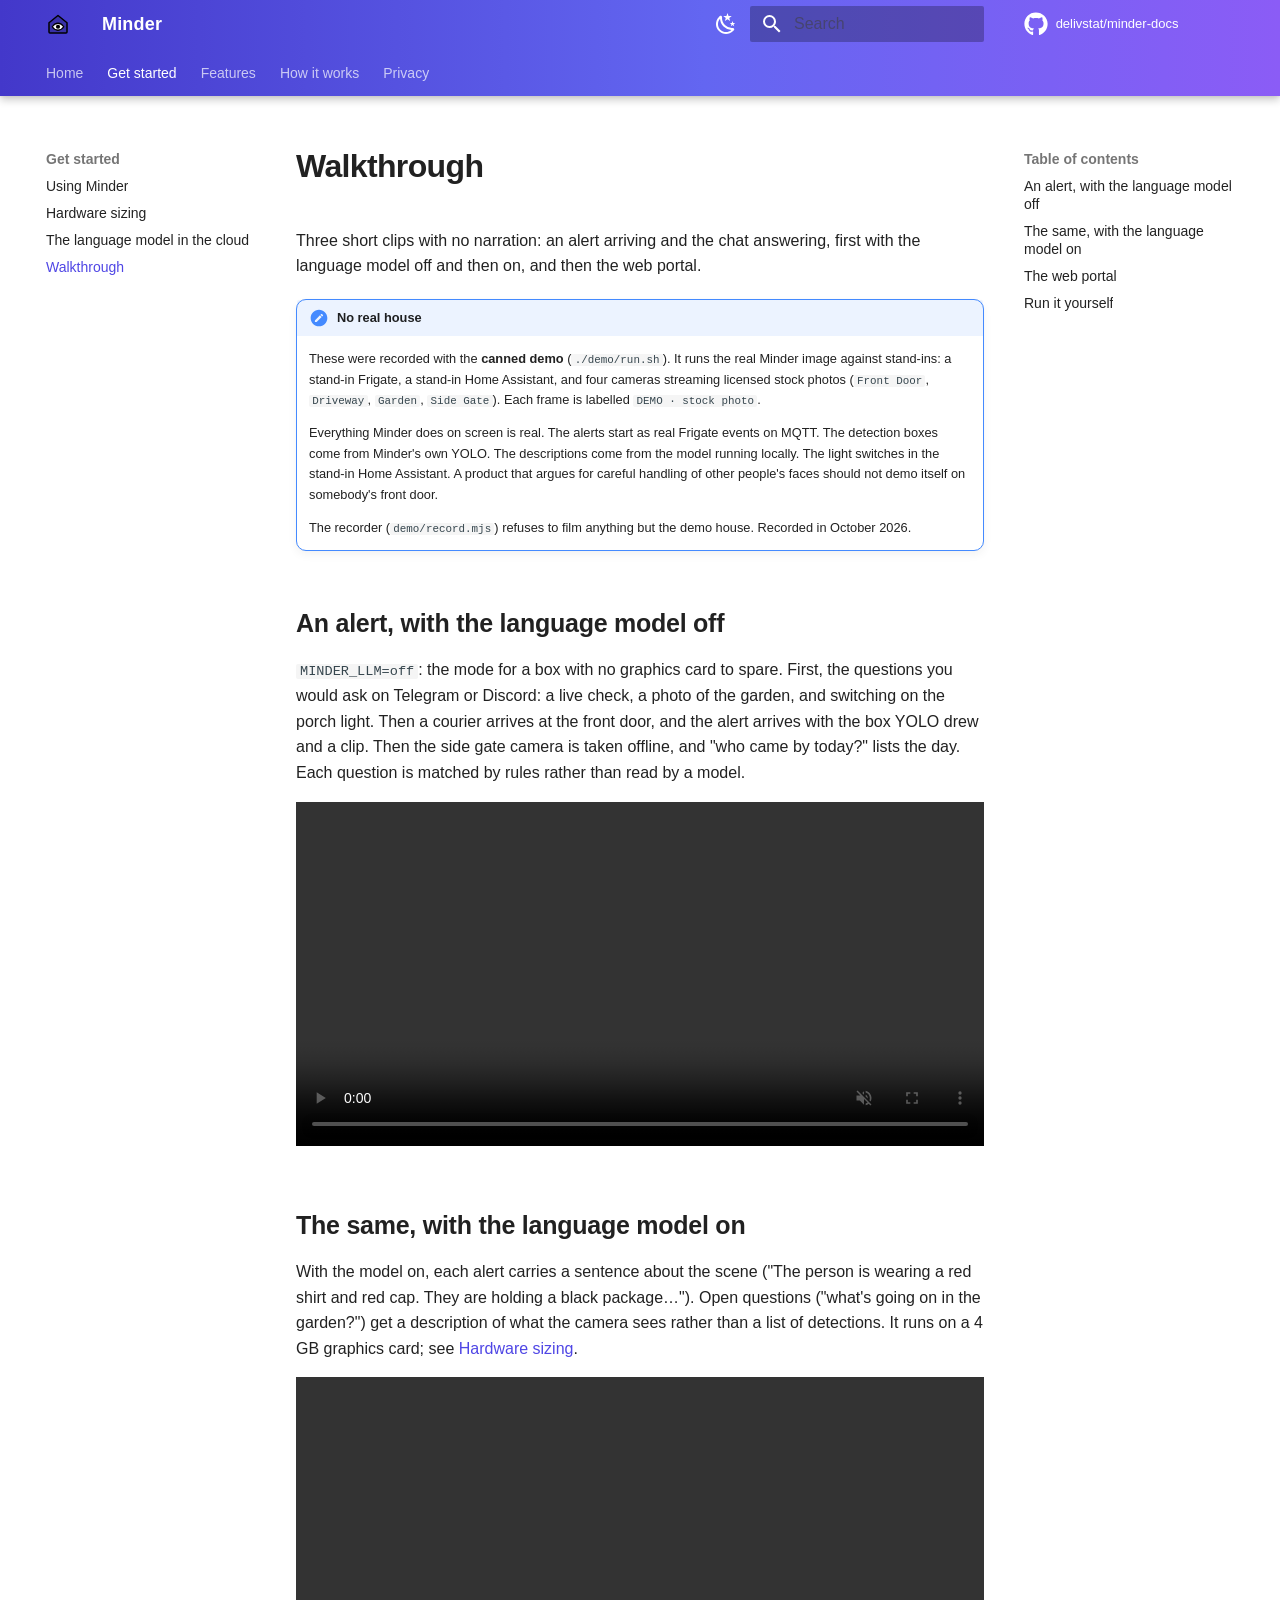
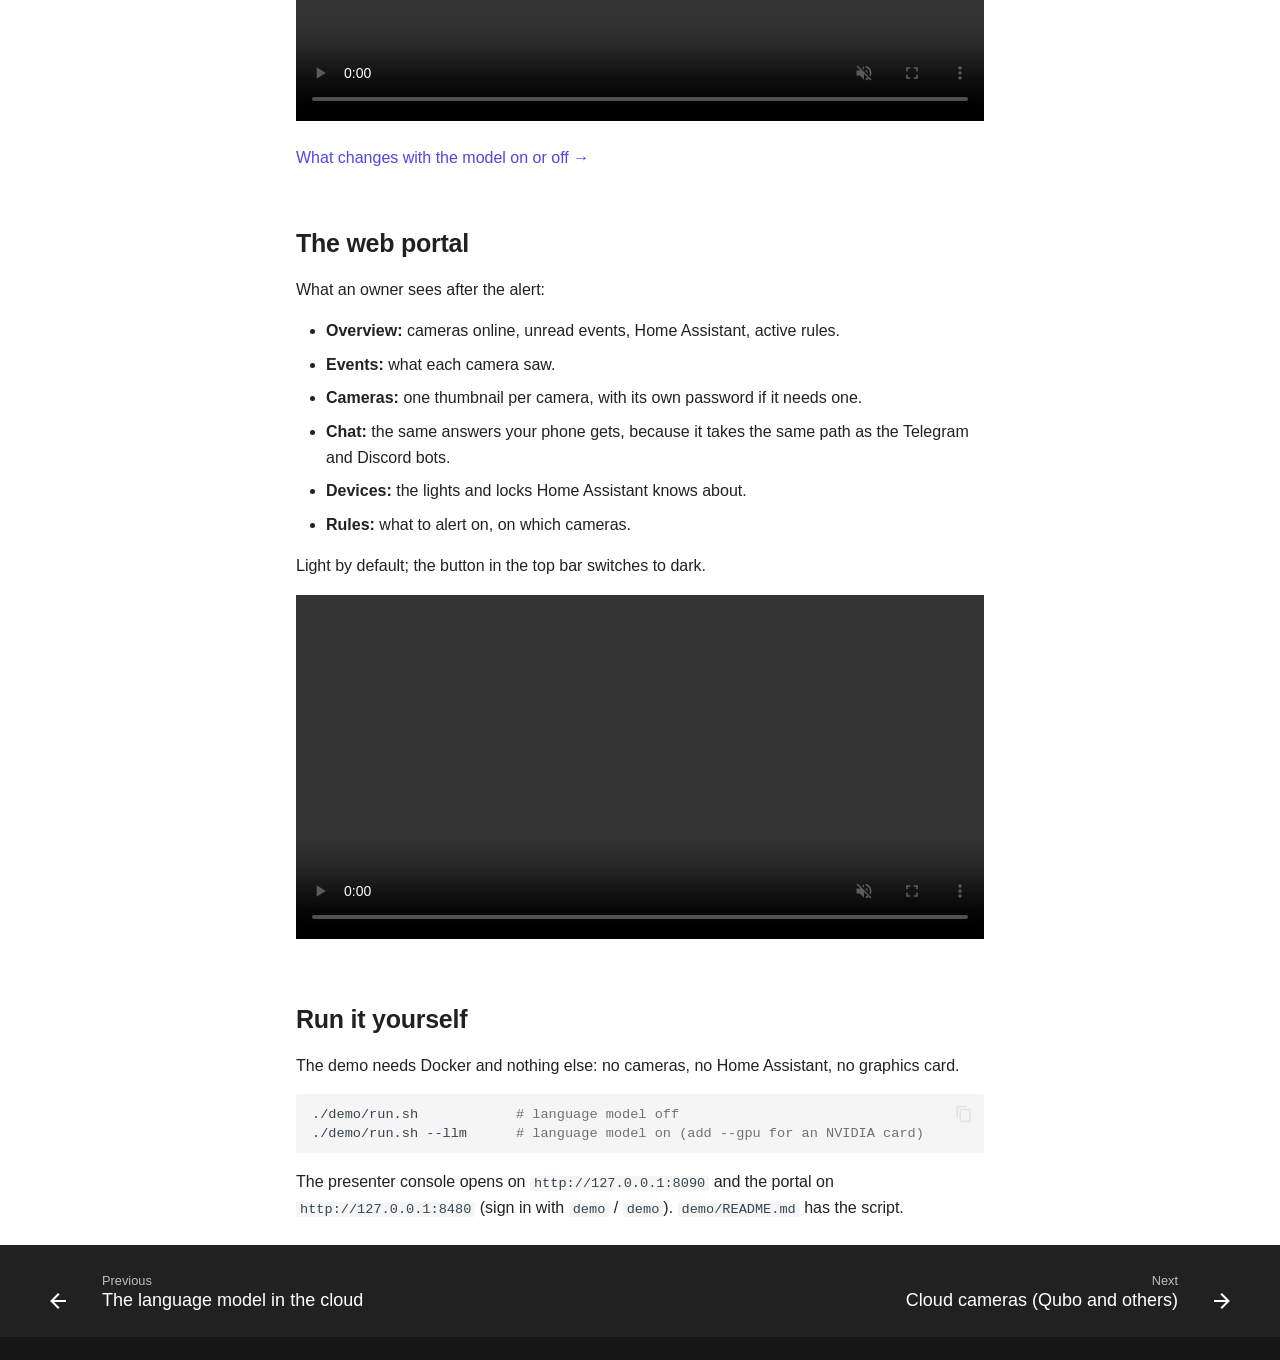
<file: walkthrough/index.html>
<!doctype html>
<html lang="en" class="no-js">
  <head>
    
      <meta charset="utf-8">
      <meta name="viewport" content="width=device-width,initial-scale=1">
      
        <meta name="description" content="A self-hosted home-security appliance. Watches, answers, acts, and tells you when it could not see.">
      
      
      
        <link rel="canonical" href="https://delivstat.github.io/minder-docs/walkthrough/">
      
      
        <link rel="prev" href="../cloud-model/">
      
      
        <link rel="next" href="../cloud-cameras/">
      
      
        
      
      
      <link rel="icon" href="../assets/logo.svg">
      <meta name="generator" content="mkdocs-1.6.1, mkdocs-material-9.8.0">
    
    
      
        <title>Walkthrough - Minder</title>
      
    
    
      <link rel="stylesheet" href="../assets/stylesheets/main.57a0d79d.min.css">
      
        
        <link rel="stylesheet" href="../assets/stylesheets/palette.fb2fffe2.min.css">
      
      


    
    
      
    
    
      
    
    
      <link rel="stylesheet" href="../stylesheets/extra.css">
    
    <script>__md_scope=new URL("..",location),__md_hash=e=>[...e].reduce(((e,_)=>(e<<5)-e+_.charCodeAt(0)),0),__md_get=(e,_=localStorage,t=__md_scope)=>JSON.parse(_.getItem(t.pathname+"."+e)),__md_set=(e,_,t=localStorage,a=__md_scope)=>{try{t.setItem(a.pathname+"."+e,JSON.stringify(_))}catch(e){}}</script>
    
      

    
    
  </head>
  
  
    
    
      
    
    
    
    
    <body dir="ltr" data-md-color-scheme="default" data-md-color-primary="custom" data-md-color-accent="custom">
  
    
    <input class="md-toggle" data-md-toggle="drawer" type="checkbox" id="__drawer" autocomplete="off">
    <input class="md-toggle" data-md-toggle="search" type="checkbox" id="__search" autocomplete="off">
    <label class="md-overlay" for="__drawer"></label>
    <div data-md-component="skip">
      
        
        <a href="#walkthrough" class="md-skip">
          Skip to content
        </a>
      
    </div>
    <div data-md-component="announce">
      
    </div>
    
    
      

  

<header class="md-header md-header--shadow md-header--lifted" data-md-component="header">
  <nav class="md-header__inner md-grid" aria-label="Header">
    <a href=".." title="Minder" class="md-header__button md-logo" aria-label="Minder" data-md-component="logo">
      
  <img src="../assets/logo.svg" alt="logo">

    </a>
    <label class="md-header__button md-icon" for="__drawer">
      
      <svg xmlns="http://www.w3.org/2000/svg" viewBox="0 0 24 24"><path d="M3 6h18v2H3zm0 5h18v2H3zm0 5h18v2H3z"/></svg>
    </label>
    <div class="md-header__title" data-md-component="header-title">
      <div class="md-header__ellipsis">
        <div class="md-header__topic">
          <span class="md-ellipsis">
            Minder
          </span>
        </div>
        <div class="md-header__topic" data-md-component="header-topic">
          <span class="md-ellipsis">
            
              Walkthrough
            
          </span>
        </div>
      </div>
    </div>
    
      
        <form class="md-header__option" data-md-component="palette">
  
    
    
    
    <input class="md-option" data-md-color-media="(prefers-color-scheme: light)" data-md-color-scheme="default" data-md-color-primary="custom" data-md-color-accent="custom"  aria-label="Switch to dark mode"  type="radio" name="__palette" id="__palette_0">
    
      <label class="md-header__button md-icon" title="Switch to dark mode" for="__palette_1" hidden>
        <svg xmlns="http://www.w3.org/2000/svg" viewBox="0 0 24 24"><path d="m17.75 4.09-2.53 1.94.91 3.06-2.63-1.81-2.63 1.81.91-3.06-2.53-1.94L12.44 4l1.06-3 1.06 3zm3.5 6.91-1.64 1.25.59 1.98-1.7-1.17-1.7 1.17.59-1.98L15.75 11l2.06-.05L18.5 9l.69 1.95zm-2.28 4.95c.83-.08 1.72 1.1 1.19 1.85-.32.45-.66.87-1.08 1.27C15.17 23 8.84 23 4.94 19.07c-3.91-3.9-3.91-10.24 0-14.14.4-.4.82-.76 1.27-1.08.75-.53 1.93.36 1.85 1.19-.27 2.86.69 5.83 2.89 8.02a9.96 9.96 0 0 0 8.02 2.89m-1.64 2.02a12.08 12.08 0 0 1-7.8-3.47c-2.17-2.19-3.33-5-3.49-7.82-2.81 3.14-2.7 7.96.31 10.98 3.02 3.01 7.84 3.12 10.98.31"/></svg>
      </label>
    
  
    
    
    
    <input class="md-option" data-md-color-media="(prefers-color-scheme: dark)" data-md-color-scheme="slate" data-md-color-primary="custom" data-md-color-accent="custom"  aria-label="Switch to light mode"  type="radio" name="__palette" id="__palette_1">
    
      <label class="md-header__button md-icon" title="Switch to light mode" for="__palette_0" hidden>
        <svg xmlns="http://www.w3.org/2000/svg" viewBox="0 0 24 24"><path d="M12 7a5 5 0 0 1 5 5 5 5 0 0 1-5 5 5 5 0 0 1-5-5 5 5 0 0 1 5-5m0 2a3 3 0 0 0-3 3 3 3 0 0 0 3 3 3 3 0 0 0 3-3 3 3 0 0 0-3-3m0-7 2.39 3.42C13.65 5.15 12.84 5 12 5s-1.65.15-2.39.42zM3.34 7l4.16-.35A7.2 7.2 0 0 0 5.94 8.5c-.44.74-.69 1.5-.83 2.29zm.02 10 1.76-3.77a7.131 7.131 0 0 0 2.38 4.14zM20.65 7l-1.77 3.79a7.02 7.02 0 0 0-2.38-4.15zm-.01 10-4.14.36c.59-.51 1.12-1.14 1.54-1.86.42-.73.69-1.5.83-2.29zM12 22l-2.41-3.44c.74.27 1.55.44 2.41.44.82 0 1.63-.17 2.37-.44z"/></svg>
      </label>
    
  
</form>
      
    
    
      <script>var palette=__md_get("__palette");if(palette&&palette.color){if("(prefers-color-scheme)"===palette.color.media){var media=matchMedia("(prefers-color-scheme: light)"),input=document.querySelector(media.matches?"[data-md-color-media='(prefers-color-scheme: light)']":"[data-md-color-media='(prefers-color-scheme: dark)']");palette.color.media=input.getAttribute("data-md-color-media"),palette.color.scheme=input.getAttribute("data-md-color-scheme"),palette.color.primary=input.getAttribute("data-md-color-primary"),palette.color.accent=input.getAttribute("data-md-color-accent")}for(var[key,value]of Object.entries(palette.color))document.body.setAttribute("data-md-color-"+key,value)}</script>
    
    
    
      
      
        <label class="md-header__button md-icon" for="__search">
          
          <svg xmlns="http://www.w3.org/2000/svg" viewBox="0 0 24 24"><path d="M9.5 3A6.5 6.5 0 0 1 16 9.5c0 1.61-.59 3.09-1.56 4.23l.27.27h.79l5 5-1.5 1.5-5-5v-.79l-.27-.27A6.52 6.52 0 0 1 9.5 16 6.5 6.5 0 0 1 3 9.5 6.5 6.5 0 0 1 9.5 3m0 2C7 5 5 7 5 9.5S7 14 9.5 14 14 12 14 9.5 12 5 9.5 5"/></svg>
        </label>
        <div class="md-search" data-md-component="search" role="dialog">
  <label class="md-search__overlay" for="__search"></label>
  <div class="md-search__inner" role="search">
    <form class="md-search__form" name="search">
      <input type="text" class="md-search__input" name="query" aria-label="Search" placeholder="Search" autocapitalize="off" autocorrect="off" autocomplete="off" spellcheck="false" data-md-component="search-query" required>
      <label class="md-search__icon md-icon" for="__search">
        
        <svg xmlns="http://www.w3.org/2000/svg" viewBox="0 0 24 24"><path d="M9.5 3A6.5 6.5 0 0 1 16 9.5c0 1.61-.59 3.09-1.56 4.23l.27.27h.79l5 5-1.5 1.5-5-5v-.79l-.27-.27A6.52 6.52 0 0 1 9.5 16 6.5 6.5 0 0 1 3 9.5 6.5 6.5 0 0 1 9.5 3m0 2C7 5 5 7 5 9.5S7 14 9.5 14 14 12 14 9.5 12 5 9.5 5"/></svg>
        
        <svg xmlns="http://www.w3.org/2000/svg" viewBox="0 0 24 24"><path d="M20 11v2H8l5.5 5.5-1.42 1.42L4.16 12l7.92-7.92L13.5 5.5 8 11z"/></svg>
      </label>
      <nav class="md-search__options" aria-label="Search">
        
        <button type="reset" class="md-search__icon md-icon" title="Clear" aria-label="Clear" tabindex="-1">
          
          <svg xmlns="http://www.w3.org/2000/svg" viewBox="0 0 24 24"><path d="M19 6.41 17.59 5 12 10.59 6.41 5 5 6.41 10.59 12 5 17.59 6.41 19 12 13.41 17.59 19 19 17.59 13.41 12z"/></svg>
        </button>
      </nav>
      
        <div class="md-search__suggest" data-md-component="search-suggest"></div>
      
    </form>
    <div class="md-search__output">
      <div class="md-search__scrollwrap" tabindex="0" data-md-scrollfix>
        <div class="md-search-result" data-md-component="search-result">
          <div class="md-search-result__meta">
            Initializing search
          </div>
          <ol class="md-search-result__list" role="presentation"></ol>
        </div>
      </div>
    </div>
  </div>
</div>
      
    
    
      <div class="md-header__source">
        <a href="https://github.com/delivstat/minder-docs" title="Go to repository" class="md-source" data-md-component="source">
  <div class="md-source__icon md-icon">
    
    <svg xmlns="http://www.w3.org/2000/svg" viewBox="0 0 512 512"><!--! Font Awesome Free 7.1.0 by @fontawesome - https://fontawesome.com License - https://fontawesome.com/license/free (Icons: CC BY 4.0, Fonts: SIL OFL 1.1, Code: MIT License) Copyright 2025 Fonticons, Inc.--><path d="M173.9 397.4c0 2-2.3 3.6-5.2 3.6-3.3.3-5.6-1.3-5.6-3.6 0-2 2.3-3.6 5.2-3.6 3-.3 5.6 1.3 5.6 3.6m-31.1-4.5c-.7 2 1.3 4.3 4.3 4.9 2.6 1 5.6 0 6.2-2s-1.3-4.3-4.3-5.2c-2.6-.7-5.5.3-6.2 2.3m44.2-1.7c-2.9.7-4.9 2.6-4.6 4.9.3 2 2.9 3.3 5.9 2.6 2.9-.7 4.9-2.6 4.6-4.6-.3-1.9-3-3.2-5.9-2.9M252.8 8C114.1 8 8 113.3 8 252c0 110.9 69.8 205.8 169.5 239.2 12.8 2.3 17.3-5.6 17.3-12.1 0-6.2-.3-40.4-.3-61.4 0 0-70 15-84.7-29.8 0 0-11.4-29.1-27.8-36.6 0 0-22.9-15.7 1.6-15.4 0 0 24.9 2 38.6 25.8 21.9 38.6 58.6 27.5 72.9 20.9 2.3-16 8.8-27.1 16-33.7-55.9-6.2-112.3-14.3-112.3-110.5 0-27.5 7.6-41.3 23.6-58.9-2.6-6.5-11.1-33.3 2.6-67.9 20.9-6.5 69 27 69 27 20-5.6 41.5-8.5 62.8-8.5s42.8 2.9 62.8 8.5c0 0 48.1-33.6 69-27 13.7 34.7 5.2 61.4 2.6 67.9 16 17.7 25.8 31.5 25.8 58.9 0 96.5-58.9 104.2-114.8 110.5 9.2 7.9 17 22.9 17 46.4 0 33.7-.3 75.4-.3 83.6 0 6.5 4.6 14.4 17.3 12.1C436.2 457.8 504 362.9 504 252 504 113.3 391.5 8 252.8 8M105.2 352.9c-1.3 1-1 3.3.7 5.2 1.6 1.6 3.9 2.3 5.2 1 1.3-1 1-3.3-.7-5.2-1.6-1.6-3.9-2.3-5.2-1m-10.8-8.1c-.7 1.3.3 2.9 2.3 3.9 1.6 1 3.6.7 4.3-.7.7-1.3-.3-2.9-2.3-3.9-2-.6-3.6-.3-4.3.7m32.4 35.6c-1.6 1.3-1 4.3 1.3 6.2 2.3 2.3 5.2 2.6 6.5 1 1.3-1.3.7-4.3-1.3-6.2-2.2-2.3-5.2-2.6-6.5-1m-11.4-14.7c-1.6 1-1.6 3.6 0 5.9s4.3 3.3 5.6 2.3c1.6-1.3 1.6-3.9 0-6.2-1.4-2.3-4-3.3-5.6-2"/></svg>
  </div>
  <div class="md-source__repository">
    delivstat/minder-docs
  </div>
</a>
      </div>
    
  </nav>
  
    
      
<nav class="md-tabs" aria-label="Tabs" data-md-component="tabs">
  <div class="md-grid">
    <ul class="md-tabs__list">
      
        
  
  
  
  
    <li class="md-tabs__item">
      <a href=".." class="md-tabs__link">
        
  
  
    
  
  Home

      </a>
    </li>
  

      
        
  
  
  
    
  
  
    
    
      <li class="md-tabs__item md-tabs__item--active">
        <a href="../using-minder/" class="md-tabs__link">
          
  
  
    
  
  Get started

        </a>
      </li>
    
  

      
        
  
  
  
  
    
    
      <li class="md-tabs__item">
        <a href="../cloud-cameras/" class="md-tabs__link">
          
  
  
    
  
  Features

        </a>
      </li>
    
  

      
        
  
  
  
  
    
    
      <li class="md-tabs__item">
        <a href="../architecture/" class="md-tabs__link">
          
  
  
    
  
  How it works

        </a>
      </li>
    
  

      
        
  
  
  
  
    <li class="md-tabs__item">
      <a href="../privacy/" class="md-tabs__link">
        
  
  
    
  
  Privacy

      </a>
    </li>
  

      
    </ul>
  </div>
</nav>
    
  
</header>
    
    <div class="md-container" data-md-component="container">
      
      
        
      
      <main class="md-main" data-md-component="main">
        <div class="md-main__inner md-grid">
          
            
              
              <div class="md-sidebar md-sidebar--primary" data-md-component="sidebar" data-md-type="navigation" >
                <div class="md-sidebar__scrollwrap">
                  <div class="md-sidebar__inner">
                    


  


<nav class="md-nav md-nav--primary md-nav--lifted" aria-label="Navigation" data-md-level="0">
  <label class="md-nav__title" for="__drawer">
    <a href=".." title="Minder" class="md-nav__button md-logo" aria-label="Minder" data-md-component="logo">
      
  <img src="../assets/logo.svg" alt="logo">

    </a>
    Minder
  </label>
  
    <div class="md-nav__source">
      <a href="https://github.com/delivstat/minder-docs" title="Go to repository" class="md-source" data-md-component="source">
  <div class="md-source__icon md-icon">
    
    <svg xmlns="http://www.w3.org/2000/svg" viewBox="0 0 512 512"><!--! Font Awesome Free 7.1.0 by @fontawesome - https://fontawesome.com License - https://fontawesome.com/license/free (Icons: CC BY 4.0, Fonts: SIL OFL 1.1, Code: MIT License) Copyright 2025 Fonticons, Inc.--><path d="M173.9 397.4c0 2-2.3 3.6-5.2 3.6-3.3.3-5.6-1.3-5.6-3.6 0-2 2.3-3.6 5.2-3.6 3-.3 5.6 1.3 5.6 3.6m-31.1-4.5c-.7 2 1.3 4.3 4.3 4.9 2.6 1 5.6 0 6.2-2s-1.3-4.3-4.3-5.2c-2.6-.7-5.5.3-6.2 2.3m44.2-1.7c-2.9.7-4.9 2.6-4.6 4.9.3 2 2.9 3.3 5.9 2.6 2.9-.7 4.9-2.6 4.6-4.6-.3-1.9-3-3.2-5.9-2.9M252.8 8C114.1 8 8 113.3 8 252c0 110.9 69.8 205.8 169.5 239.2 12.8 2.3 17.3-5.6 17.3-12.1 0-6.2-.3-40.4-.3-61.4 0 0-70 15-84.7-29.8 0 0-11.4-29.1-27.8-36.6 0 0-22.9-15.7 1.6-15.4 0 0 24.9 2 38.6 25.8 21.9 38.6 58.6 27.5 72.9 20.9 2.3-16 8.8-27.1 16-33.7-55.9-6.2-112.3-14.3-112.3-110.5 0-27.5 7.6-41.3 23.6-58.9-2.6-6.5-11.1-33.3 2.6-67.9 20.9-6.5 69 27 69 27 20-5.6 41.5-8.5 62.8-8.5s42.8 2.9 62.8 8.5c0 0 48.1-33.6 69-27 13.7 34.7 5.2 61.4 2.6 67.9 16 17.7 25.8 31.5 25.8 58.9 0 96.5-58.9 104.2-114.8 110.5 9.2 7.9 17 22.9 17 46.4 0 33.7-.3 75.4-.3 83.6 0 6.5 4.6 14.4 17.3 12.1C436.2 457.8 504 362.9 504 252 504 113.3 391.5 8 252.8 8M105.2 352.9c-1.3 1-1 3.3.7 5.2 1.6 1.6 3.9 2.3 5.2 1 1.3-1 1-3.3-.7-5.2-1.6-1.6-3.9-2.3-5.2-1m-10.8-8.1c-.7 1.3.3 2.9 2.3 3.9 1.6 1 3.6.7 4.3-.7.7-1.3-.3-2.9-2.3-3.9-2-.6-3.6-.3-4.3.7m32.4 35.6c-1.6 1.3-1 4.3 1.3 6.2 2.3 2.3 5.2 2.6 6.5 1 1.3-1.3.7-4.3-1.3-6.2-2.2-2.3-5.2-2.6-6.5-1m-11.4-14.7c-1.6 1-1.6 3.6 0 5.9s4.3 3.3 5.6 2.3c1.6-1.3 1.6-3.9 0-6.2-1.4-2.3-4-3.3-5.6-2"/></svg>
  </div>
  <div class="md-source__repository">
    delivstat/minder-docs
  </div>
</a>
    </div>
  
  <ul class="md-nav__list" data-md-scrollfix>
    
      
      
  
  
  
  
    <li class="md-nav__item">
      <a href=".." class="md-nav__link">
        
  
  
  <span class="md-ellipsis">
    
  
    Home
  

    
  </span>
  
  

      </a>
    </li>
  

    
      
      
  
  
    
  
  
  
    
    
      
        
      
        
      
        
      
        
      
    
    
    
      
        
        
      
      
    
    
    <li class="md-nav__item md-nav__item--active md-nav__item--section md-nav__item--nested">
      
        
        
        <input class="md-nav__toggle md-toggle " type="checkbox" id="__nav_2" checked>
        
          
          <label class="md-nav__link" for="__nav_2" id="__nav_2_label" tabindex="">
            
  
  
  <span class="md-ellipsis">
    
  
    Get started
  

    
  </span>
  
  

            <span class="md-nav__icon md-icon"></span>
          </label>
        
        <nav class="md-nav" data-md-level="1" aria-labelledby="__nav_2_label" aria-expanded="true">
          <label class="md-nav__title" for="__nav_2">
            <span class="md-nav__icon md-icon"></span>
            
  
    Get started
  

          </label>
          <ul class="md-nav__list" data-md-scrollfix>
            
              
                
  
  
  
  
    <li class="md-nav__item">
      <a href="../using-minder/" class="md-nav__link">
        
  
  
  <span class="md-ellipsis">
    
  
    Using Minder
  

    
  </span>
  
  

      </a>
    </li>
  

              
            
              
                
  
  
  
  
    <li class="md-nav__item">
      <a href="../hardware-sizing/" class="md-nav__link">
        
  
  
  <span class="md-ellipsis">
    
  
    Hardware sizing
  

    
  </span>
  
  

      </a>
    </li>
  

              
            
              
                
  
  
  
  
    <li class="md-nav__item">
      <a href="../cloud-model/" class="md-nav__link">
        
  
  
  <span class="md-ellipsis">
    
  
    The language model in the cloud
  

    
  </span>
  
  

      </a>
    </li>
  

              
            
              
                
  
  
    
  
  
  
    <li class="md-nav__item md-nav__item--active">
      
      <input class="md-nav__toggle md-toggle" type="checkbox" id="__toc">
      
      
        
      
      
        <label class="md-nav__link md-nav__link--active" for="__toc">
          
  
  
  <span class="md-ellipsis">
    
  
    Walkthrough
  

    
  </span>
  
  

          <span class="md-nav__icon md-icon"></span>
        </label>
      
      <a href="./" class="md-nav__link md-nav__link--active">
        
  
  
  <span class="md-ellipsis">
    
  
    Walkthrough
  

    
  </span>
  
  

      </a>
      
        

<nav class="md-nav md-nav--secondary" aria-label="Table of contents">
  
  
  
    
  
  
    <label class="md-nav__title" for="__toc">
      <span class="md-nav__icon md-icon"></span>
      Table of contents
    </label>
    <ul class="md-nav__list" data-md-component="toc" data-md-scrollfix>
      
        <li class="md-nav__item">
  <a href="#an-alert-with-the-language-model-off" class="md-nav__link">
    <span class="md-ellipsis">
      
        An alert, with the language model off
      
    </span>
  </a>
  
</li>
      
        <li class="md-nav__item">
  <a href="#the-same-with-the-language-model-on" class="md-nav__link">
    <span class="md-ellipsis">
      
        The same, with the language model on
      
    </span>
  </a>
  
</li>
      
        <li class="md-nav__item">
  <a href="#the-web-portal" class="md-nav__link">
    <span class="md-ellipsis">
      
        The web portal
      
    </span>
  </a>
  
</li>
      
        <li class="md-nav__item">
  <a href="#run-it-yourself" class="md-nav__link">
    <span class="md-ellipsis">
      
        Run it yourself
      
    </span>
  </a>
  
</li>
      
    </ul>
  
</nav>
      
    </li>
  

              
            
          </ul>
        </nav>
      
    </li>
  

    
      
      
  
  
  
  
    
    
      
        
      
        
      
        
      
    
    
    
      
      
    
    
    <li class="md-nav__item md-nav__item--nested">
      
        
        
        <input class="md-nav__toggle md-toggle " type="checkbox" id="__nav_3" >
        
          
          <label class="md-nav__link" for="__nav_3" id="__nav_3_label" tabindex="0">
            
  
  
  <span class="md-ellipsis">
    
  
    Features
  

    
  </span>
  
  

            <span class="md-nav__icon md-icon"></span>
          </label>
        
        <nav class="md-nav" data-md-level="1" aria-labelledby="__nav_3_label" aria-expanded="false">
          <label class="md-nav__title" for="__nav_3">
            <span class="md-nav__icon md-icon"></span>
            
  
    Features
  

          </label>
          <ul class="md-nav__list" data-md-scrollfix>
            
              
                
  
  
  
  
    <li class="md-nav__item">
      <a href="../cloud-cameras/" class="md-nav__link">
        
  
  
  <span class="md-ellipsis">
    
  
    Cloud cameras (Qubo and others)
  

    
  </span>
  
  

      </a>
    </li>
  

              
            
              
                
  
  
  
  
    <li class="md-nav__item">
      <a href="../search/" class="md-nav__link">
        
  
  
  <span class="md-ellipsis">
    
  
    Searching what the cameras saw
  

    
  </span>
  
  

      </a>
    </li>
  

              
            
              
                
  
  
  
  
    <li class="md-nav__item">
      <a href="../face-recognition/" class="md-nav__link">
        
  
  
  <span class="md-ellipsis">
    
  
    Faces: detection and recognition
  

    
  </span>
  
  

      </a>
    </li>
  

              
            
          </ul>
        </nav>
      
    </li>
  

    
      
      
  
  
  
  
    
    
      
        
      
        
      
    
    
    
      
      
    
    
    <li class="md-nav__item md-nav__item--nested">
      
        
        
        <input class="md-nav__toggle md-toggle " type="checkbox" id="__nav_4" >
        
          
          <label class="md-nav__link" for="__nav_4" id="__nav_4_label" tabindex="0">
            
  
  
  <span class="md-ellipsis">
    
  
    How it works
  

    
  </span>
  
  

            <span class="md-nav__icon md-icon"></span>
          </label>
        
        <nav class="md-nav" data-md-level="1" aria-labelledby="__nav_4_label" aria-expanded="false">
          <label class="md-nav__title" for="__nav_4">
            <span class="md-nav__icon md-icon"></span>
            
  
    How it works
  

          </label>
          <ul class="md-nav__list" data-md-scrollfix>
            
              
                
  
  
  
  
    <li class="md-nav__item">
      <a href="../architecture/" class="md-nav__link">
        
  
  
  <span class="md-ellipsis">
    
  
    Architecture
  

    
  </span>
  
  

      </a>
    </li>
  

              
            
              
                
  
  
  
  
    <li class="md-nav__item">
      <a href="../detector-tuning/" class="md-nav__link">
        
  
  
  <span class="md-ellipsis">
    
  
    Detector tuning
  

    
  </span>
  
  

      </a>
    </li>
  

              
            
          </ul>
        </nav>
      
    </li>
  

    
      
      
  
  
  
  
    <li class="md-nav__item">
      <a href="../privacy/" class="md-nav__link">
        
  
  
  <span class="md-ellipsis">
    
  
    Privacy
  

    
  </span>
  
  

      </a>
    </li>
  

    
  </ul>
</nav>
                  </div>
                </div>
              </div>
            
            
              
              <div class="md-sidebar md-sidebar--secondary" data-md-component="sidebar" data-md-type="toc" >
                <div class="md-sidebar__scrollwrap">
                  <div class="md-sidebar__inner">
                    

<nav class="md-nav md-nav--secondary" aria-label="Table of contents">
  
  
  
    
  
  
    <label class="md-nav__title" for="__toc">
      <span class="md-nav__icon md-icon"></span>
      Table of contents
    </label>
    <ul class="md-nav__list" data-md-component="toc" data-md-scrollfix>
      
        <li class="md-nav__item">
  <a href="#an-alert-with-the-language-model-off" class="md-nav__link">
    <span class="md-ellipsis">
      
        An alert, with the language model off
      
    </span>
  </a>
  
</li>
      
        <li class="md-nav__item">
  <a href="#the-same-with-the-language-model-on" class="md-nav__link">
    <span class="md-ellipsis">
      
        The same, with the language model on
      
    </span>
  </a>
  
</li>
      
        <li class="md-nav__item">
  <a href="#the-web-portal" class="md-nav__link">
    <span class="md-ellipsis">
      
        The web portal
      
    </span>
  </a>
  
</li>
      
        <li class="md-nav__item">
  <a href="#run-it-yourself" class="md-nav__link">
    <span class="md-ellipsis">
      
        Run it yourself
      
    </span>
  </a>
  
</li>
      
    </ul>
  
</nav>
                  </div>
                </div>
              </div>
            
          
          
            <div class="md-content" data-md-component="content">
              
              <article class="md-content__inner md-typeset">
                
                  


  
  


<h1 id="walkthrough">Walkthrough<a class="headerlink" href="#walkthrough" title="Permanent link">&para;</a></h1>
<p>Three short clips with no narration: an alert arriving and the chat answering, first with the
language model off and then on, and then the web portal.</p>
<div class="admonition note">
<p class="admonition-title">No real house</p>
<p>These were recorded with the <strong>canned demo</strong> (<code>./demo/run.sh</code>). It runs the real Minder image
against stand-ins: a stand-in Frigate, a stand-in Home Assistant, and four cameras streaming
licensed stock photos (<code>Front Door</code>, <code>Driveway</code>, <code>Garden</code>, <code>Side Gate</code>). Each frame is labelled
<code>DEMO · stock photo</code>.</p>
<p>Everything Minder does on screen is real. The alerts start as real Frigate events on MQTT. The
detection boxes come from Minder's own YOLO. The descriptions come from the model running
locally. The light switches in the stand-in Home Assistant. A product that argues for careful
handling of other people's faces should not demo itself on somebody's front door.</p>
<p>The recorder (<code>demo/record.mjs</code>) refuses to film anything but the demo house. Recorded in
October 2026.</p>
</div>
<h2 id="an-alert-with-the-language-model-off">An alert, with the language model off<a class="headerlink" href="#an-alert-with-the-language-model-off" title="Permanent link">&para;</a></h2>
<p><code>MINDER_LLM=off</code>: the mode for a box with no graphics card to spare. First, the questions you would
ask on Telegram or Discord: a live check, a photo of the garden, and switching on the porch light.
Then a courier arrives at the front door, and the alert arrives with the box YOLO drew and a clip.
Then the side gate camera is taken offline, and "who came by today?" lists the day.
Each question is matched by rules rather than read by a model.</p>
<video controls muted playsinline width="100%" src="../videos/demo-console-off.mp4"></video>

<h2 id="the-same-with-the-language-model-on">The same, with the language model on<a class="headerlink" href="#the-same-with-the-language-model-on" title="Permanent link">&para;</a></h2>
<p>With the model on, each alert carries a sentence about the scene ("The person is wearing a red
shirt and red cap. They are holding a black package…"). Open questions ("what's going on in the
garden?") get a description of what the camera sees rather than a list of detections. It runs on a
4 GB graphics card; see <a href="../hardware-sizing/">Hardware sizing</a>.</p>
<video controls muted playsinline width="100%" src="../videos/demo-console-llm.mp4"></video>

<p><a href="../using-minder/">What changes with the model on or off →</a></p>
<h2 id="the-web-portal">The web portal<a class="headerlink" href="#the-web-portal" title="Permanent link">&para;</a></h2>
<p>What an owner sees after the alert:</p>
<ul>
<li><strong>Overview:</strong> cameras online, unread events, Home Assistant, active rules.</li>
<li><strong>Events:</strong> what each camera saw.</li>
<li><strong>Cameras:</strong> one thumbnail per camera, with its own password if it needs one.</li>
<li><strong>Chat:</strong> the same answers your phone gets, because it takes the same path as the Telegram and
  Discord bots.</li>
<li><strong>Devices:</strong> the lights and locks Home Assistant knows about.</li>
<li><strong>Rules:</strong> what to alert on, on which cameras.</li>
</ul>
<p>Light by default; the button in the top bar switches to dark.</p>
<video controls muted playsinline width="100%" src="../videos/demo-portal.mp4"></video>

<h2 id="run-it-yourself">Run it yourself<a class="headerlink" href="#run-it-yourself" title="Permanent link">&para;</a></h2>
<p>The demo needs Docker and nothing else: no cameras, no Home Assistant, no graphics card.</p>
<div class="highlight"><pre><span></span><code>./demo/run.sh<span class="w">            </span><span class="c1"># language model off</span>
./demo/run.sh<span class="w"> </span>--llm<span class="w">      </span><span class="c1"># language model on (add --gpu for an NVIDIA card)</span>
</code></pre></div>
<p>The presenter console opens on <code>http://127.0.0.1:8090</code> and the portal on <code>http://127.0.0.1:8480</code>
(sign in with <code>demo</code> / <code>demo</code>). <code>demo/README.md</code> has the script.</p>












                
              </article>
            </div>
          
          
<script>var target=document.getElementById(location.hash.slice(1));target&&target.name&&(target.checked=target.name.startsWith("__tabbed_"))</script>
        </div>
        
          <button type="button" class="md-top md-icon" data-md-component="top" hidden>
  
  <svg xmlns="http://www.w3.org/2000/svg" viewBox="0 0 24 24"><path d="M13 20h-2V8l-5.5 5.5-1.42-1.42L12 4.16l7.92 7.92-1.42 1.42L13 8z"/></svg>
  Back to top
</button>
        
      </main>
      
        <footer class="md-footer">
  
    
      
      <nav class="md-footer__inner md-grid" aria-label="Footer" >
        
          
          <a href="../cloud-model/" class="md-footer__link md-footer__link--prev" aria-label="Previous: The language model in the cloud">
            <div class="md-footer__button md-icon">
              
              <svg xmlns="http://www.w3.org/2000/svg" viewBox="0 0 24 24"><path d="M20 11v2H8l5.5 5.5-1.42 1.42L4.16 12l7.92-7.92L13.5 5.5 8 11z"/></svg>
            </div>
            <div class="md-footer__title">
              <span class="md-footer__direction">
                Previous
              </span>
              <div class="md-ellipsis">
                The language model in the cloud
              </div>
            </div>
          </a>
        
        
          
          <a href="../cloud-cameras/" class="md-footer__link md-footer__link--next" aria-label="Next: Cloud cameras (Qubo and others)">
            <div class="md-footer__title">
              <span class="md-footer__direction">
                Next
              </span>
              <div class="md-ellipsis">
                Cloud cameras (Qubo and others)
              </div>
            </div>
            <div class="md-footer__button md-icon">
              
              <svg xmlns="http://www.w3.org/2000/svg" viewBox="0 0 24 24"><path d="M4 11v2h12l-5.5 5.5 1.42 1.42L19.84 12l-7.92-7.92L10.5 5.5 16 11z"/></svg>
            </div>
          </a>
        
      </nav>
    
  
  <div class="md-footer-meta md-typeset">
    <div class="md-footer-meta__inner md-grid">
      <div class="md-copyright">
  
  
</div>
      
    </div>
  </div>
</footer>
      
    </div>
    <div class="md-dialog" data-md-component="dialog">
      <div class="md-dialog__inner md-typeset"></div>
    </div>
    
    
    
      
      
      <script id="__config" type="application/json">{"annotate": null, "base": "..", "features": ["navigation.tabs", "navigation.tabs.sticky", "navigation.instant", "navigation.top", "navigation.footer", "navigation.indexes", "toc.follow", "search.suggest", "search.highlight", "content.code.copy"], "search": "../assets/javascripts/workers/search.a7633da7.min.js", "tags": null, "translations": {"clipboard.copied": "Copied to clipboard", "clipboard.copy": "Copy to clipboard", "search.result.more.one": "1 more on this page", "search.result.more.other": "# more on this page", "search.result.none": "No matching documents", "search.result.one": "1 matching document", "search.result.other": "# matching documents", "search.result.placeholder": "Type to start searching", "search.result.term.missing": "Missing", "select.version": "Select version"}, "version": null}</script>
    
    
      <script src="../assets/javascripts/bundle.c21346df.min.js"></script>
      
    
  </body>
</html>
</file>
<file: stylesheets/extra.css>
/* Minder docs theme: the portal's indigo on a light page, with a dark scheme behind the toggle. */

:root {
  --minder-indigo: #6366f1;
  --minder-indigo-dark: #4f46e5;
  --minder-indigo-soft: #eef2ff;
  --minder-violet: #8b5cf6;
  --minder-ink: #1e1b4b;
  --minder-ok: #16a34a;
  --minder-warn: #d97706;
  --minder-alert: #dc2626;
}

[data-md-color-scheme="default"] {
  --md-primary-fg-color: var(--minder-indigo-dark);
  --md-primary-fg-color--light: var(--minder-indigo);
  --md-primary-fg-color--dark: #4338ca;
  --md-accent-fg-color: var(--minder-violet);
  --md-typeset-a-color: var(--minder-indigo-dark);
  --md-default-bg-color: #ffffff;
  --minder-surface: #f8f9fc;
  --minder-border: #e5e7f0;
  --minder-muted: #5b5f73;
}

[data-md-color-scheme="slate"] {
  --md-hue: 232;
  --md-primary-fg-color: var(--minder-indigo);
  --md-primary-fg-color--light: #818cf8;
  --md-primary-fg-color--dark: var(--minder-indigo-dark);
  --md-accent-fg-color: #a78bfa;
  --md-typeset-a-color: #a5b4fc;
  --md-default-bg-color: #0f1117;
  --minder-surface: #1a1d27;
  --minder-border: #2a2e3d;
  --minder-muted: #9a9eb3;
  --minder-indigo-soft: #1e1b4b;
}

body, .md-typeset {
  font-family: ui-sans-serif, -apple-system, BlinkMacSystemFont, "Segoe UI", Roboto, "Helvetica Neue",
    Arial, sans-serif;
}
code, kbd, pre { font-family: ui-monospace, SFMono-Regular, Menlo, Consolas, monospace; }

/* Header and tabs: a quiet gradient instead of a flat bar. */
.md-header, .md-tabs {
  background: linear-gradient(90deg, #4338ca 0%, var(--minder-indigo) 55%, var(--minder-violet) 100%);
}
.md-header__title { font-weight: 700; letter-spacing: .01em; }

/* Readable measure and calmer headings across every page. */
.md-typeset h1 { font-weight: 800; letter-spacing: -.02em; color: var(--md-default-fg-color); }
.md-typeset h2 { font-weight: 700; letter-spacing: -.01em; margin-top: 2.2em; }
.md-typeset table:not([class]) {
  border: 1px solid var(--minder-border); border-radius: .5rem; overflow: hidden;
  font-size: .72rem;
}
.md-typeset table:not([class]) th { background: var(--minder-surface); font-weight: 700; }
.md-typeset .admonition, .md-typeset details { border-radius: .5rem; }

/* ---------------------------------------------------------------- home page */

.md-content__inner:has(.mx-hero) > h1:first-child { display: none; }

.mx-hero {
  display: grid; grid-template-columns: 1.15fr 1fr; gap: 2.5rem; align-items: center;
  margin: 0 0 3rem; padding: 2.5rem 2.25rem; border-radius: 1.25rem;
  background:
    radial-gradient(1200px 400px at 0% 0%, rgba(99,102,241,.14), transparent 60%),
    radial-gradient(800px 400px at 100% 100%, rgba(139,92,246,.14), transparent 60%),
    var(--minder-surface);
  border: 1px solid var(--minder-border);
}
.mx-hero h1 {
  display: block !important; font-size: 2.4rem; line-height: 1.12; margin: 0 0 .9rem;
  letter-spacing: -.03em;
}
.mx-hero h1 em {
  font-style: normal;
  background: linear-gradient(90deg, var(--minder-indigo-dark), var(--minder-violet));
  -webkit-background-clip: text; background-clip: text; color: transparent;
}
.mx-hero p.mx-lede { font-size: .95rem; color: var(--minder-muted); margin: 0 0 1.4rem; }
.mx-hero .md-button { margin: 0 .5rem .5rem 0; border-radius: .6rem; }
.mx-pills { display: flex; flex-wrap: wrap; gap: .4rem; margin-top: 1rem; }
.mx-pills span {
  font-size: .62rem; font-weight: 600; padding: .2rem .6rem; border-radius: 999px;
  background: var(--minder-indigo-soft); color: var(--md-primary-fg-color);
  border: 1px solid var(--minder-border);
}

/* The phone mock: an alert and a question, in the shape they arrive on a phone. */
.mx-phone {
  justify-self: center; width: 100%; max-width: 330px; padding: 1rem .9rem 1.1rem;
  border-radius: 1.6rem; background: var(--md-default-bg-color);
  border: 1px solid var(--minder-border);
  box-shadow: 0 30px 60px -20px rgba(30,27,75,.35), 0 0 0 6px rgba(99,102,241,.06);
  font-size: .68rem;
}
.mx-phone .mx-chat-head {
  display: flex; align-items: center; gap: .5rem; padding: 0 .2rem .7rem;
  border-bottom: 1px solid var(--minder-border); margin-bottom: .7rem; font-weight: 700;
}
.mx-phone .mx-dot { width: .55rem; height: .55rem; border-radius: 50%; background: var(--minder-ok); }
.mx-msg { margin: .45rem 0; padding: .55rem .7rem; border-radius: .9rem; line-height: 1.45; max-width: 92%; }
.mx-msg.bot { background: var(--minder-surface); border: 1px solid var(--minder-border); border-top-left-radius: .25rem; }
.mx-msg.me { margin-left: auto; background: var(--minder-indigo); color: #fff; border-top-right-radius: .25rem; }
.mx-msg .mx-tag { display: block; margin-bottom: .15rem; font-size: .58rem; font-weight: 700; text-transform: uppercase; letter-spacing: .06em; }
.mx-msg .mx-tag.alert { color: var(--minder-alert); }
.mx-msg .mx-tag.gap { color: var(--minder-warn); }
.mx-snap {
  height: 82px; margin: .45rem 0 .3rem; border-radius: .55rem; position: relative; overflow: hidden;
  background: linear-gradient(160deg, #334155, #1e293b 60%, #0f172a);
}
.mx-snap::before { /* a door */
  content: ""; position: absolute; left: 14%; bottom: 0; width: 22%; height: 78%;
  background: #475569; border-radius: 3px 3px 0 0;
}
.mx-snap::after { /* the boxed person */
  content: "person 0.91"; position: absolute; left: 44%; bottom: 8%; width: 24%; height: 70%;
  border: 2px solid #22c55e; border-radius: 3px; color: #22c55e; font-size: .5rem;
  font-weight: 700; padding: 1px 3px; box-sizing: border-box; white-space: nowrap;
}
.mx-time { display: block; font-size: .55rem; opacity: .6; margin-top: .25rem; }

/* Feature cards. */
.md-typeset .mx-cards {
  display: grid; grid-template-columns: repeat(auto-fit, minmax(12.5rem, 1fr)); gap: 1rem; margin: 1.2rem 0 2.5rem;
}
.md-typeset .mx-card {
  padding: 1.2rem 1.2rem 1rem; border-radius: 1rem; border: 1px solid var(--minder-border);
  background: var(--md-default-bg-color); transition: transform .15s ease, box-shadow .15s ease, border-color .15s;
}
.md-typeset .mx-card:hover {
  transform: translateY(-2px); border-color: var(--md-primary-fg-color--light);
  box-shadow: 0 12px 30px -16px rgba(79,70,229,.45);
}
.md-typeset .mx-card h3 { margin: .6rem 0 .35rem; font-size: .9rem; font-weight: 700; }
.md-typeset .mx-card p { margin: 0; font-size: .74rem; color: var(--minder-muted); }
.md-typeset .mx-card .mx-icon {
  display: inline-grid; place-items: center; width: 2.3rem; height: 2.3rem; border-radius: .7rem;
  background: var(--minder-indigo-soft); color: var(--md-primary-fg-color);
}
.md-typeset .mx-card .mx-icon .twemoji, .md-typeset .mx-card .mx-icon svg { width: 1.35rem; height: 1.35rem; max-height: none; fill: currentColor; }
.md-typeset a.mx-card { display: block; color: inherit; }
.md-typeset a.mx-card:hover h3 { color: var(--md-primary-fg-color); }

/* Section intro and the two-mode comparison. */
.md-typeset .mx-section-lede { color: var(--minder-muted); font-size: .85rem; margin-top: -.4rem; }
.md-typeset .mx-modes { display: grid; grid-template-columns: 1fr 1fr; gap: 1rem; margin: 1rem 0 2.5rem; }
.md-typeset .mx-mode {
  padding: 1.2rem 1.3rem; border-radius: 1rem; border: 1px solid var(--minder-border); background: var(--minder-surface);
}
.md-typeset .mx-mode h3 { margin-top: 0; font-size: .9rem; }
.md-typeset .mx-mode ul { margin: .4rem 0 0; font-size: .74rem; }
.md-typeset .mx-mode .mx-badge {
  float: right; font-size: .58rem; font-weight: 700; padding: .15rem .55rem; border-radius: 999px;
  background: var(--minder-indigo-soft); color: var(--md-primary-fg-color);
}

/* Stat strip. */
.md-typeset .mx-stats {
  display: grid; grid-template-columns: repeat(auto-fit, minmax(9rem, 1fr)); gap: .8rem; margin: 1rem 0 2.5rem;
}
.md-typeset .mx-stat {
  padding: 1rem; border-radius: .9rem; text-align: center; border: 1px solid var(--minder-border);
}
.md-typeset .mx-stat b { display: block; font-size: 1.35rem; font-weight: 800; color: var(--md-primary-fg-color); }
.md-typeset .mx-stat span { font-size: .65rem; color: var(--minder-muted); }

.md-typeset .mx-cta {
  text-align: center; padding: 2rem 1.5rem; border-radius: 1.2rem; margin: 2rem 0 1rem; color: #fff;
  background: linear-gradient(120deg, #4338ca, var(--minder-indigo) 50%, var(--minder-violet));
}
.md-typeset .mx-cta h2 { color: #fff; margin: 0 0 .4rem; }
.md-typeset .mx-cta p { opacity: .9; margin: 0 0 1rem; }
.md-typeset .mx-cta .md-button { color: #fff; border-color: rgba(255,255,255,.7); }
.md-typeset .mx-cta .md-button--primary { background: #fff; color: var(--minder-indigo-dark); border-color: #fff; }

@media screen and (max-width: 60em) {
  .mx-hero { grid-template-columns: 1fr; padding: 1.75rem 1.25rem; }
  .mx-hero h1 { font-size: 1.9rem; }
  .md-typeset .mx-modes { grid-template-columns: 1fr; }
}
</file>
<file: assets/stylesheets/main.57a0d79d.min.css>
@charset "UTF-8";html{box-sizing:border-box;-webkit-text-size-adjust:none;-moz-text-size-adjust:none;text-size-adjust:none}*,:after,:before{box-sizing:inherit}@media(prefers-reduced-motion){*,:after,:before{transition:none!important}}body{margin:0;-webkit-font-smoothing:antialiased;-moz-osx-font-smoothing:grayscale;--md-text-font-family:var(--md-text-font, _),
    -apple-system, BlinkMacSystemFont, Helvetica, Arial, sans-serif;--md-code-font-family:var(--md-code-font, _),
    SFMono-Regular, Consolas, Menlo, monospace}.md-typeset code:not(.focus-visible),a,button,input,label{-webkit-tap-highlight-color:transparent}a{color:inherit;text-decoration:none}hr{box-sizing:initial;display:block;height:.05rem;padding:0;overflow:visible;border:0}small{font-size:80%}sub,sup{line-height:1em}img{border-style:none}table{border-spacing:0;border-collapse:initial}td,th{font-weight:400;vertical-align:top}button{padding:0;margin:0;font-family:inherit;font-size:inherit;background:#0000;border:0}input{border:0;outline:none}:root{--md-primary-fg-color:#4051b5;--md-primary-fg-color--light:#5d6cc0;--md-primary-fg-color--dark:#303fa1;--md-primary-bg-color:#fff;--md-primary-bg-color--light:#ffffffb3;--md-accent-fg-color:#526cfe;--md-accent-fg-color--transparent:#526cfe1a;--md-accent-bg-color:#fff;--md-accent-bg-color--light:#ffffffb3;--md-typeset-table-sort-icon:url("data:image/svg+xml;charset=utf-8,<svg xmlns='http://www.w3.org/2000/svg' viewBox='0 0 24 24'><path d='m18 21-4-4h3V7h-3l4-4 4 4h-3v10h3M2 19v-2h10v2M2 13v-2h7v2M2 7V5h4v2z'/></svg>");--md-typeset-table-sort-icon--asc:url("data:image/svg+xml;charset=utf-8,<svg xmlns='http://www.w3.org/2000/svg' viewBox='0 0 24 24'><path d='M19 17h3l-4 4-4-4h3V3h2M2 17h10v2H2M6 5v2H2V5m0 6h7v2H2z'/></svg>");--md-typeset-table-sort-icon--desc:url("data:image/svg+xml;charset=utf-8,<svg xmlns='http://www.w3.org/2000/svg' viewBox='0 0 24 24'><path d='M19 7h3l-4-4-4 4h3v14h2M2 17h10v2H2M6 5v2H2V5m0 6h7v2H2z'/></svg>")}[data-md-color-scheme=default]{color-scheme:light}[data-md-color-scheme=default] img[src$="#gh-dark-mode-only"],[data-md-color-scheme=default] img[src$="#only-dark"]{display:none}:root,[data-md-color-scheme=default]{--md-hue:225deg;--md-default-fg-color:#000000de;--md-default-fg-color--light:#0000008a;--md-default-fg-color--lighter:#00000052;--md-default-fg-color--lightest:#00000012;--md-default-bg-color:#fff;--md-default-bg-color--light:#ffffffb3;--md-default-bg-color--lighter:#ffffff4d;--md-default-bg-color--lightest:#ffffff1f;--md-code-fg-color:#36464e;--md-code-bg-color:#f5f5f5;--md-code-bg-color--light:#f5f5f5b3;--md-code-bg-color--lighter:#f5f5f54d;--md-code-hl-color:#4287ff;--md-code-hl-color--light:#4287ff1a;--md-code-hl-number-color:#d52a2a;--md-code-hl-special-color:#db1457;--md-code-hl-function-color:#a846b9;--md-code-hl-constant-color:#6e59d9;--md-code-hl-keyword-color:#3f6ec6;--md-code-hl-string-color:#1c7d4d;--md-code-hl-name-color:var(--md-code-fg-color);--md-code-hl-operator-color:var(--md-default-fg-color--light);--md-code-hl-punctuation-color:var(--md-default-fg-color--light);--md-code-hl-comment-color:var(--md-default-fg-color--light);--md-code-hl-generic-color:var(--md-default-fg-color--light);--md-code-hl-variable-color:var(--md-default-fg-color--light);--md-typeset-color:var(--md-default-fg-color);--md-typeset-a-color:var(--md-primary-fg-color);--md-typeset-del-color:#f5503d26;--md-typeset-ins-color:#0bd57026;--md-typeset-kbd-color:#fafafa;--md-typeset-kbd-accent-color:#fff;--md-typeset-kbd-border-color:#b8b8b8;--md-typeset-mark-color:#ffff0080;--md-typeset-table-color:#0000001f;--md-typeset-table-color--light:#00000009;--md-admonition-fg-color:var(--md-default-fg-color);--md-admonition-bg-color:var(--md-default-bg-color);--md-warning-fg-color:#000000de;--md-warning-bg-color:#ff9;--md-footer-fg-color:#fff;--md-footer-fg-color--light:#ffffffb3;--md-footer-fg-color--lighter:#ffffff73;--md-footer-bg-color:#000000de;--md-footer-bg-color--dark:#00000052;--md-shadow-z1:0 0.2rem 0.5rem #0000000d,
    0 0 0.05rem #0000001a;--md-shadow-z2:0 0.2rem 0.5rem #0000001a,
    0 0 0.05rem #00000040;--md-shadow-z3:0 0.2rem 0.5rem #0003,
    0 0 0.05rem #00000059}.md-icon svg{display:block;width:1.2rem;height:1.2rem;fill:currentcolor}aside,body,input{font-family:var(--md-text-font-family);font-feature-settings:"kern","liga";color:var(--md-typeset-color)}code,kbd,pre{font-family:var(--md-code-font-family);font-feature-settings:"kern"}.md-typeset{font-size:.8rem;line-height:1.6;overflow-wrap:break-word;-webkit-print-color-adjust:exact;color-adjust:exact}@media print{.md-typeset{font-size:.68rem}.md-typeset code,.md-typeset kbd,.md-typeset pre{white-space:pre-wrap}}.md-typeset blockquote,.md-typeset dl,.md-typeset figure,.md-typeset ol,.md-typeset pre,.md-typeset ul{margin-top:1em;margin-bottom:1em}.md-typeset h1{margin:0 0 1.25em;font-size:2em;line-height:1.3;color:var(--md-default-fg-color--light)}.md-typeset h1,.md-typeset h2{font-weight:300;letter-spacing:-.01em}.md-typeset h2{margin:1.6em 0 .64em;font-size:1.5625em;line-height:1.4}.md-typeset h3{margin:1.6em 0 .8em;font-size:1.25em;font-weight:400;line-height:1.5;letter-spacing:-.01em}.md-typeset h2+h3{margin-top:.8em}.md-typeset h4{margin:1em 0;font-weight:700;letter-spacing:-.01em}.md-typeset h5,.md-typeset h6{margin:1.25em 0;font-size:.8em;font-weight:700;color:var(--md-default-fg-color--light);letter-spacing:-.01em}.md-typeset h5{text-transform:uppercase}.md-typeset h5 code{text-transform:none}.md-typeset hr{display:flow-root;margin:1.5em 0;border-bottom:.05rem solid var(--md-default-fg-color--lightest)}.md-typeset a{color:var(--md-typeset-a-color);word-break:break-word}.md-typeset a,.md-typeset a:before{transition:color 125ms}.md-typeset a:focus,.md-typeset a:hover{color:var(--md-accent-fg-color)}.md-typeset a:focus code,.md-typeset a:hover code{color:var(--md-accent-fg-color);background-color:var(--md-accent-fg-color--transparent)}.md-typeset a code{color:var(--md-typeset-a-color)}.md-typeset a.focus-visible{outline-color:var(--md-accent-fg-color);outline-offset:.2rem}.md-typeset code,.md-typeset kbd,.md-typeset pre{font-variant-ligatures:none;color:var(--md-code-fg-color);direction:ltr;transition:background-color 125ms}.md-typeset code{padding:0 .2941176471em;font-size:.85em;word-break:break-word;background-color:var(--md-code-bg-color);border-radius:.1rem;-webkit-box-decoration-break:clone;box-decoration-break:clone;transition:color 125ms,background-color 125ms}.md-typeset code:not(.focus-visible){outline:none}.md-typeset pre{position:relative;display:flow-root;line-height:1.4}.md-typeset pre>code{display:block;padding:.7720588235em 1.1764705882em;margin:0;overflow:auto;word-break:normal;touch-action:auto;scrollbar-color:var(--md-default-fg-color--lighter) #0000;scrollbar-width:thin;outline-color:var(--md-accent-fg-color);box-shadow:none;-webkit-box-decoration-break:slice;box-decoration-break:slice}.md-typeset pre>code:hover{scrollbar-color:var(--md-accent-fg-color) #0000}.md-typeset pre>code::-webkit-scrollbar{width:.2rem;height:.2rem}.md-typeset pre>code::-webkit-scrollbar-thumb{background-color:var(--md-default-fg-color--lighter)}.md-typeset pre>code::-webkit-scrollbar-thumb:hover{background-color:var(--md-accent-fg-color)}.md-typeset kbd{display:inline-block;padding:0 .6666666667em;font-size:.75em;color:var(--md-default-fg-color);word-break:break-word;vertical-align:text-top;background-color:var(--md-typeset-kbd-color);border-radius:.1rem;box-shadow:0 .1rem 0 .05rem var(--md-typeset-kbd-border-color),0 .1rem 0 var(--md-typeset-kbd-border-color),0 -.1rem .2rem var(--md-typeset-kbd-accent-color) inset}.md-typeset mark{color:inherit;word-break:break-word;background-color:var(--md-typeset-mark-color);-webkit-box-decoration-break:clone;box-decoration-break:clone}.md-typeset abbr{text-decoration:none;cursor:help}.md-typeset [data-preview],.md-typeset abbr{border-bottom:.05rem dotted var(--md-default-fg-color--light)}.md-typeset small{opacity:.75}[dir=ltr] .md-typeset sub,[dir=ltr] .md-typeset sup{margin-left:.078125em}[dir=rtl] .md-typeset sub,[dir=rtl] .md-typeset sup{margin-right:.078125em}[dir=ltr] .md-typeset blockquote{padding-left:.6rem;border-left:.2rem solid var(--md-default-fg-color--lighter)}[dir=rtl] .md-typeset blockquote{padding-right:.6rem;border-right:.2rem solid var(--md-default-fg-color--lighter)}.md-typeset blockquote{margin-left:0;margin-right:0;color:var(--md-default-fg-color--light)}.md-typeset ul{list-style-type:disc}.md-typeset ul[type]{list-style-type:revert-layer}[dir=ltr] .md-typeset ol,[dir=ltr] .md-typeset ol li ol,[dir=ltr] .md-typeset ol li ul,[dir=ltr] .md-typeset ul,[dir=ltr] .md-typeset ul li ol,[dir=ltr] .md-typeset ul li ul{margin-left:.625em}[dir=rtl] .md-typeset ol,[dir=rtl] .md-typeset ol li ol,[dir=rtl] .md-typeset ol li ul,[dir=rtl] .md-typeset ul,[dir=rtl] .md-typeset ul li ol,[dir=rtl] .md-typeset ul li ul{margin-right:.625em}.md-typeset ol,.md-typeset ul{padding:0}.md-typeset ol:not([hidden]),.md-typeset ul:not([hidden]){display:flow-root}.md-typeset ol ol,.md-typeset ul ol{list-style-type:lower-alpha}.md-typeset ol ol ol,.md-typeset ul ol ol{list-style-type:lower-roman}.md-typeset ol ol ol ol,.md-typeset ul ol ol ol{list-style-type:upper-alpha}.md-typeset ol ol ol ol ol,.md-typeset ul ol ol ol ol{list-style-type:upper-roman}.md-typeset ol[type],.md-typeset ul[type]{list-style-type:revert-layer}[dir=ltr] .md-typeset ol li,[dir=ltr] .md-typeset ul li{margin-left:1.25em}[dir=rtl] .md-typeset ol li,[dir=rtl] .md-typeset ul li{margin-right:1.25em}.md-typeset ol li,.md-typeset ul li{margin-bottom:.5em}.md-typeset ol li blockquote,.md-typeset ol li p,.md-typeset ul li blockquote,.md-typeset ul li p{margin:.5em 0}.md-typeset ol li:last-child,.md-typeset ul li:last-child{margin-bottom:0}.md-typeset ol li ol,.md-typeset ol li ul,.md-typeset ul li ol,.md-typeset ul li ul{margin-top:.5em;margin-bottom:.5em}[dir=ltr] .md-typeset dd{margin-left:1.875em}[dir=rtl] .md-typeset dd{margin-right:1.875em}.md-typeset dd{margin-top:1em;margin-bottom:1.5em}.md-typeset img,.md-typeset svg,.md-typeset video{max-width:100%;height:auto}.md-typeset img[align=left]{margin:1em 1em 1em 0}.md-typeset img[align=right]{margin:1em 0 1em 1em}.md-typeset img[align]:only-child{margin-top:0}.md-typeset figure{display:flow-root;width:fit-content;max-width:100%;margin:1em auto;text-align:center}.md-typeset figure img{display:block;margin:0 auto}.md-typeset figcaption{max-width:24rem;margin:1em auto;font-style:italic}.md-typeset iframe{max-width:100%}.md-typeset table:not([class]){display:inline-block;max-width:100%;overflow:auto;font-size:.64rem;touch-action:auto;background-color:var(--md-default-bg-color);border:.05rem solid var(--md-typeset-table-color);border-radius:.1rem}@media print{.md-typeset table:not([class]){display:table}}.md-typeset table:not([class])+*{margin-top:1.5em}.md-typeset table:not([class]) td>:first-child,.md-typeset table:not([class]) th>:first-child{margin-top:0}.md-typeset table:not([class]) td>:last-child,.md-typeset table:not([class]) th>:last-child{margin-bottom:0}.md-typeset table:not([class]) td:not([align]),.md-typeset table:not([class]) th:not([align]){text-align:left}[dir=rtl] .md-typeset table:not([class]) td:not([align]),[dir=rtl] .md-typeset table:not([class]) th:not([align]){text-align:right}.md-typeset table:not([class]) th{min-width:5rem;padding:.9375em 1.25em;font-weight:700;vertical-align:top}.md-typeset table:not([class]) td{padding:.9375em 1.25em;vertical-align:top;border-top:.05rem solid var(--md-typeset-table-color)}.md-typeset table:not([class]) tbody tr{transition:background-color 125ms}.md-typeset table:not([class]) tbody tr:hover{background-color:var(--md-typeset-table-color--light);box-shadow:0 .05rem 0 var(--md-default-bg-color) inset}.md-typeset table:not([class]) a{word-break:normal}.md-typeset table th[role=columnheader]{cursor:pointer}[dir=ltr] .md-typeset table th[role=columnheader]:after{margin-left:.5em}[dir=rtl] .md-typeset table th[role=columnheader]:after{margin-right:.5em}.md-typeset table th[role=columnheader]:after{display:inline-block;width:1.2em;height:1.2em;vertical-align:text-bottom;content:"";-webkit-mask-image:var(--md-typeset-table-sort-icon);mask-image:var(--md-typeset-table-sort-icon);-webkit-mask-repeat:no-repeat;mask-repeat:no-repeat;-webkit-mask-size:contain;mask-size:contain;transition:background-color 125ms}.md-typeset table th[role=columnheader]:hover:after{background-color:var(--md-default-fg-color--lighter)}.md-typeset table th[role=columnheader][aria-sort=ascending]:after{background-color:var(--md-default-fg-color--light);-webkit-mask-image:var(--md-typeset-table-sort-icon--asc);mask-image:var(--md-typeset-table-sort-icon--asc)}.md-typeset table th[role=columnheader][aria-sort=descending]:after{background-color:var(--md-default-fg-color--light);-webkit-mask-image:var(--md-typeset-table-sort-icon--desc);mask-image:var(--md-typeset-table-sort-icon--desc)}.md-typeset__scrollwrap{margin:1em -.8rem;overflow-x:auto;touch-action:auto}.md-typeset__table{display:inline-block;padding:0 .8rem;margin-bottom:.5em}@media print{.md-typeset__table{display:block}}html .md-typeset__table table{display:table;width:100%;margin:0;overflow:hidden}@media screen and (max-width:44.984375em){.md-content__inner>pre{margin:1em -.8rem}.md-content__inner>pre code{border-radius:0}}.md-typeset .md-author{position:relative;display:block;flex-shrink:0;width:1.6rem;height:1.6rem;overflow:hidden;border-radius:100%;transition:color 125ms,transform 125ms}.md-typeset .md-author img{display:block}.md-typeset .md-author--more{font-size:.6rem;font-weight:700;line-height:1.6rem;color:var(--md-default-fg-color--lighter);text-align:center;background:var(--md-default-fg-color--lightest)}.md-typeset .md-author--long{width:2.4rem;height:2.4rem}.md-typeset a.md-author{transform:scale(1)}.md-typeset a.md-author img{filter:grayscale(100%) opacity(75%);border-radius:100%;transition:filter 125ms}.md-typeset a.md-author:focus,.md-typeset a.md-author:hover{z-index:1;transform:scale(1.1)}.md-typeset a.md-author:focus img,.md-typeset a.md-author:hover img{filter:grayscale(0)}.md-banner{overflow:auto;color:var(--md-footer-fg-color);background-color:var(--md-footer-bg-color)}@media print{.md-banner{display:none}}.md-banner--warning{color:var(--md-warning-fg-color);background-color:var(--md-warning-bg-color)}.md-banner__inner{padding:0 .8rem;margin:.6rem auto;font-size:.7rem}[dir=ltr] .md-banner__button{float:right}[dir=rtl] .md-banner__button{float:left}.md-banner__button{color:inherit;cursor:pointer;transition:opacity .25s}.no-js .md-banner__button{display:none}.md-banner__button:hover{opacity:.7}html{height:100%;overflow-x:hidden;font-size:125%}@media screen and (min-width:100em){html{font-size:137.5%}}@media screen and (min-width:125em){html{font-size:150%}}body{position:relative;display:flex;flex-direction:column;width:100%;min-height:100%;font-size:.5rem;background-color:var(--md-default-bg-color)}@media print{body{display:block}}@media screen and (max-width:59.984375em){body[data-md-scrolllock]{position:fixed}}.md-grid{max-width:61rem;margin-left:auto;margin-right:auto}.md-container{display:flex;flex-grow:1;flex-direction:column}@media print{.md-container{display:block}}.md-main{flex-grow:1}.md-main__inner{display:flex;height:100%;margin-top:1.5rem}.md-ellipsis{overflow:hidden;text-overflow:ellipsis}.md-toggle{display:none}.md-option{position:absolute;width:0;height:0;opacity:0}.md-option:checked+label:not([hidden]){display:block}.md-option.focus-visible+label{outline-style:auto;outline-color:var(--md-accent-fg-color)}.md-skip{position:fixed;z-index:-1;padding:.3rem .5rem;margin:.5rem;font-size:.64rem;color:var(--md-default-bg-color);background-color:var(--md-default-fg-color);border-radius:.1rem;outline-color:var(--md-accent-fg-color);opacity:0;transform:translateY(.4rem)}.md-skip:focus{z-index:10;opacity:1;transition:transform .25s cubic-bezier(.4,0,.2,1),opacity 175ms 75ms;transform:translateY(0)}@page{margin:25mm}:root{--md-clipboard-icon:url("data:image/svg+xml;charset=utf-8,<svg xmlns='http://www.w3.org/2000/svg' viewBox='0 0 24 24'><path d='M19 21H8V7h11m0-2H8a2 2 0 0 0-2 2v14a2 2 0 0 0 2 2h11a2 2 0 0 0 2-2V7a2 2 0 0 0-2-2m-3-4H4a2 2 0 0 0-2 2v14h2V3h12z'/></svg>");--md-code-select-icon:url("data:image/svg+xml;charset=utf-8,<svg xmlns='http://www.w3.org/2000/svg' viewBox='0 0 24 24'><path d='M19 19h-4v2h4c1.1 0 2-.9 2-2v-4h-2m0-12h-4v2h4v4h2V5c0-1.1-.9-2-2-2M5 5h4V3H5c-1.1 0-2 .9-2 2v4h2m0 6H3v4c0 1.1.9 2 2 2h4v-2H5zm2-4h2v2H7zm4 0h2v2h-2zm4 0h2v2h-2zM7 7h2v2H7zm4 0h2v2h-2zm4 0h2v2h-2zm-8 8h2v2H7zm4 0h2v2h-2zm4 0h2v2h-2z'/></svg>");--md-code-copy-icon:url("data:image/svg+xml;charset=utf-8,<svg xmlns='http://www.w3.org/2000/svg' viewBox='0 0 24 24'><path d='M19 21H8V7h11m0-2H8a2 2 0 0 0-2 2v14a2 2 0 0 0 2 2h11a2 2 0 0 0 2-2V7a2 2 0 0 0-2-2m-3-4H4a2 2 0 0 0-2 2v14h2V3h12z'/></svg>")}.md-clipboard{z-index:1;width:1.5em;height:1.5em;color:var(--md-default-fg-color--lightest);cursor:pointer;border-radius:.1rem;outline-color:var(--md-accent-fg-color);outline-offset:.1rem;transition:color .25s}@media print{.md-clipboard{display:none}}.md-clipboard:not(.focus-visible){outline:none;-webkit-tap-highlight-color:transparent}:hover>.md-clipboard{color:var(--md-default-fg-color--light)}.md-clipboard:focus,.md-clipboard:hover{color:var(--md-accent-fg-color)}.md-clipboard:after{display:block;width:1.125em;height:1.125em;margin:0 auto;content:"";background-color:currentcolor;-webkit-mask-image:var(--md-clipboard-icon);mask-image:var(--md-clipboard-icon);-webkit-mask-repeat:no-repeat;mask-repeat:no-repeat;-webkit-mask-position:center;mask-position:center;-webkit-mask-size:contain;mask-size:contain}.md-clipboard--inline{cursor:pointer}.md-clipboard--inline code{transition:color .25s,background-color .25s}.md-clipboard--inline:focus code,.md-clipboard--inline:hover code{color:var(--md-accent-fg-color);background-color:var(--md-accent-fg-color--transparent)}.md-typeset .md-code__content{display:grid}.md-code__nav{position:absolute;top:.25em;right:.25em;z-index:1;display:flex;gap:.2rem;padding:.2rem;background-color:var(--md-code-bg-color--lighter);border-radius:.1rem;transition:background-color .25s}:hover>.md-code__nav{background-color:var(--md-code-bg-color--light)}.md-code__button{display:block;width:1.5em;height:1.5em;color:var(--md-default-fg-color--lightest);cursor:pointer;outline-color:var(--md-accent-fg-color);outline-offset:.1rem;transition:color .25s}:hover>*>.md-code__button{color:var(--md-default-fg-color--light)}.md-code__button.focus-visible,.md-code__button:hover{color:var(--md-accent-fg-color)}.md-code__button--active{color:var(--md-default-fg-color)!important}.md-code__button:after{display:block;width:1.125em;height:1.125em;margin:0 auto;content:"";background-color:currentcolor;-webkit-mask-repeat:no-repeat;mask-repeat:no-repeat;-webkit-mask-position:center;mask-position:center;-webkit-mask-size:contain;mask-size:contain}.md-code__button[data-md-type=select]:after{-webkit-mask-image:var(--md-code-select-icon);mask-image:var(--md-code-select-icon)}.md-code__button[data-md-type=copy]:after{-webkit-mask-image:var(--md-code-copy-icon);mask-image:var(--md-code-copy-icon)}@keyframes consent{0%{opacity:0;transform:translateY(100%)}to{opacity:1;transform:translateY(0)}}@keyframes overlay{0%{opacity:0}to{opacity:1}}.md-consent__overlay{position:fixed;top:0;z-index:5;width:100%;height:100%;background-color:#0000008a;-webkit-backdrop-filter:blur(.1rem);backdrop-filter:blur(.1rem);opacity:1;animation:overlay .25s both}.md-consent__inner{position:fixed;bottom:0;z-index:5;width:100%;max-height:100%;padding:0;overflow:auto;background-color:var(--md-default-bg-color);border:0;border-radius:.1rem;box-shadow:0 0 .2rem #0000001a,0 .2rem .4rem #0003;animation:consent .5s cubic-bezier(.1,.7,.1,1) both}.md-consent__form{padding:.8rem}.md-consent__settings{display:none;margin:1em 0}input:checked+.md-consent__settings{display:block}.md-consent__controls{margin-bottom:.8rem}.md-typeset .md-consent__controls .md-button{display:inline}@media screen and (max-width:44.984375em){.md-typeset .md-consent__controls .md-button{display:block;width:100%;margin-top:.4rem;text-align:center}}.md-consent label{cursor:pointer}.md-content{flex-grow:1;min-width:0}.md-content__inner{padding-top:.6rem;margin:0 .8rem 1.2rem}@media screen and (min-width:76.25em){[dir=ltr] .md-sidebar--primary:not([hidden])~.md-content>.md-content__inner,[dir=rtl] .md-sidebar--secondary:not([hidden])~.md-content>.md-content__inner{margin-left:1.2rem}[dir=ltr] .md-sidebar--secondary:not([hidden])~.md-content>.md-content__inner,[dir=rtl] .md-sidebar--primary:not([hidden])~.md-content>.md-content__inner{margin-right:1.2rem}}.md-content__inner:before{display:block;height:.4rem;content:""}.md-content__inner>:last-child{margin-bottom:0}[dir=ltr] .md-content__button{float:right;margin-left:.4rem}[dir=rtl] .md-content__button{float:left;margin-right:.4rem}.md-content__button{padding:0;margin:.4rem 0}@media print{.md-content__button{display:none}}.md-typeset .md-content__button{color:var(--md-default-fg-color--lighter)}.md-content__button svg{display:inline;vertical-align:top}[dir=rtl] .md-content__button svg{transform:scaleX(-1)}[dir=ltr] .md-dialog{right:.8rem}[dir=rtl] .md-dialog{left:.8rem}.md-dialog{position:fixed;bottom:.8rem;z-index:4;min-width:11.1rem;padding:.4rem .6rem;pointer-events:none;background-color:var(--md-default-fg-color);border-radius:.1rem;box-shadow:var(--md-shadow-z3);opacity:0;transition:transform 0s .4s,opacity .4s;transform:translateY(100%)}@media print{.md-dialog{display:none}}.md-dialog--active{pointer-events:auto;opacity:1;transition:transform .4s cubic-bezier(.075,.85,.175,1),opacity .4s;transform:translateY(0)}.md-dialog__inner{font-size:.7rem;color:var(--md-default-bg-color)}.md-feedback{margin:2em 0 1em;text-align:center}.md-feedback fieldset{padding:0;margin:0;border:none}.md-feedback__title{margin:1em auto;font-weight:700}.md-feedback__inner{position:relative}.md-feedback__list{position:relative;display:flex;flex-wrap:wrap;place-content:baseline center}.md-feedback__list:hover .md-icon:not(:disabled){color:var(--md-default-fg-color--lighter)}:disabled .md-feedback__list{min-height:1.8rem}.md-feedback__icon{flex-shrink:0;margin:0 .1rem;color:var(--md-default-fg-color--light);cursor:pointer;transition:color 125ms}.md-feedback__icon:not(:disabled).md-icon:hover{color:var(--md-accent-fg-color)}.md-feedback__icon:disabled{color:var(--md-default-fg-color--lightest);pointer-events:none}.md-feedback__note{position:relative;opacity:0;transition:transform .4s cubic-bezier(.1,.7,.1,1),opacity .15s;transform:translateY(.4rem)}.md-feedback__note>*{max-width:16rem;margin:0 auto}:disabled .md-feedback__note{opacity:1;transform:translateY(0)}@media print{.md-feedback,.md-footer{display:none}}.md-footer{color:var(--md-footer-fg-color);background-color:var(--md-footer-bg-color)}.md-footer__inner{justify-content:space-between;padding:.2rem;overflow:auto}.md-footer__inner:not([hidden]){display:flex}.md-footer__link{display:flex;flex-grow:.01;align-items:end;max-width:100%;margin-top:1rem;margin-bottom:.4rem;overflow:hidden;outline-color:var(--md-accent-fg-color);transition:opacity .25s}.md-footer__link:focus,.md-footer__link:hover{opacity:.7}[dir=rtl] .md-footer__link svg{transform:scaleX(-1)}@media screen and (max-width:44.984375em){.md-footer__link--prev{flex-shrink:0}.md-footer__link--prev .md-footer__title{display:none}}[dir=ltr] .md-footer__link--next{margin-left:auto}.md-footer__link--next{text-align:right}[dir=rtl] .md-footer__link--next{margin-right:auto;text-align:left}.md-footer__title{flex-grow:1;max-width:calc(100% - 2.4rem);padding:0 1rem;margin-bottom:.7rem;font-size:.9rem;white-space:nowrap}.md-footer__button{padding:.4rem;margin:.2rem}.md-footer__direction{font-size:.64rem;opacity:.7}.md-footer-meta{background-color:var(--md-footer-bg-color--dark)}.md-footer-meta__inner{display:flex;flex-wrap:wrap;justify-content:space-between;padding:.2rem}html .md-footer-meta.md-typeset a{color:var(--md-footer-fg-color--light)}html .md-footer-meta.md-typeset a:focus,html .md-footer-meta.md-typeset a:hover{color:var(--md-footer-fg-color)}.md-copyright{width:100%;padding:.4rem 0;margin:auto .6rem;font-size:.64rem;color:var(--md-footer-fg-color--lighter)}.md-copyright__highlight{color:var(--md-footer-fg-color--light)}.md-social{display:inline-flex;gap:.2rem;padding:.2rem 0 .6rem;margin:0 .4rem}@media screen and (min-width:45em){.md-copyright{width:auto}.md-social{padding:.6rem 0}}.md-social__link{display:inline-block;width:1.6rem;height:1.6rem;text-align:center}.md-social__link:before{line-height:1.9}.md-social__link svg{max-height:.8rem;vertical-align:-25%;fill:currentcolor}.md-typeset .md-button{display:inline-block;padding:.625em 2em;font-weight:700;color:var(--md-primary-fg-color);cursor:pointer;border:.1rem solid;border-radius:.1rem;transition:color 125ms,background-color 125ms,border-color 125ms}.md-typeset .md-button--primary{color:var(--md-primary-bg-color);background-color:var(--md-primary-fg-color);border-color:var(--md-primary-fg-color)}.md-typeset .md-button:focus,.md-typeset .md-button:hover{color:var(--md-accent-bg-color);background-color:var(--md-accent-fg-color);border-color:var(--md-accent-fg-color)}[dir=ltr] .md-typeset .md-input,[dir=rtl] .md-typeset .md-input{border-top-left-radius:.1rem}[dir=ltr] .md-typeset .md-input,[dir=rtl] .md-typeset .md-input{border-top-right-radius:.1rem}.md-typeset .md-input{height:1.8rem;padding:0 .6rem;font-size:.8rem;border-bottom:.1rem solid var(--md-default-fg-color--lighter);box-shadow:var(--md-shadow-z1);transition:border .25s,box-shadow .25s}.md-typeset .md-input:focus,.md-typeset .md-input:hover{border-bottom-color:var(--md-accent-fg-color);box-shadow:var(--md-shadow-z2)}.md-typeset .md-input--stretch{width:100%}.md-header{position:sticky;left:0;right:0;top:0;z-index:4;display:block;color:var(--md-primary-bg-color);background-color:var(--md-primary-fg-color);box-shadow:0 0 .2rem #0000,0 .2rem .4rem #0000}@media print{.md-header{display:none}}.md-header[hidden]{transition:transform .25s cubic-bezier(.8,0,.6,1),box-shadow .25s;transform:translateY(-100%)}.md-header--shadow{box-shadow:0 0 .2rem #0000001a,0 .2rem .4rem #0003;transition:transform .25s cubic-bezier(.1,.7,.1,1),box-shadow .25s}.md-header__inner{display:flex;align-items:center;padding:0 .2rem}.md-header__button{position:relative;z-index:1;padding:.4rem;margin:.2rem;color:currentcolor;vertical-align:middle;cursor:pointer;outline-color:var(--md-accent-fg-color);transition:opacity .25s}.md-header__button:hover{opacity:.7}.md-header__button:not([hidden]){display:inline-block}.md-header__button:not(.focus-visible){outline:none;-webkit-tap-highlight-color:transparent}.md-header__button.md-logo{padding:.4rem;margin:.2rem}@media screen and (max-width:76.234375em){.md-header__button.md-logo{display:none}}.md-header__button.md-logo img,.md-header__button.md-logo svg{display:block;width:auto;height:1.2rem;fill:currentcolor}@media screen and (min-width:60em){.md-header__button[for=__search]{display:none}}.no-js .md-header__button[for=__search]{display:none}[dir=rtl] .md-header__button[for=__search] svg{transform:scaleX(-1)}@media screen and (min-width:76.25em){.md-header__button[for=__drawer]{display:none}}.md-header__topic{position:absolute;display:flex;max-width:100%;white-space:nowrap;transition:transform .4s cubic-bezier(.1,.7,.1,1),opacity .15s}.md-header__topic+.md-header__topic{z-index:-1;pointer-events:none;opacity:0;transition:transform .4s cubic-bezier(1,.7,.1,.1),opacity .15s;transform:translateX(1.25rem)}[dir=rtl] .md-header__topic+.md-header__topic{transform:translateX(-1.25rem)}.md-draft,.md-header__topic:first-child,.md-nav__title{font-weight:700}[dir=ltr] .md-header__title{margin-left:1rem;margin-right:.4rem}[dir=rtl] .md-header__title{margin-right:1rem;margin-left:.4rem}.md-header__title{flex-grow:1;height:2.4rem;font-size:.9rem;line-height:2.4rem}.md-header__title--active .md-header__topic{z-index:-1;pointer-events:none;opacity:0;transition:transform .4s cubic-bezier(1,.7,.1,.1),opacity .15s;transform:translateX(-1.25rem)}[dir=rtl] .md-header__title--active .md-header__topic{transform:translateX(1.25rem)}.md-header__title--active .md-header__topic+.md-header__topic{z-index:0;pointer-events:auto;opacity:1;transition:transform .4s cubic-bezier(.1,.7,.1,1),opacity .15s;transform:translateX(0)}.md-header__title>.md-header__ellipsis{position:relative;width:100%;height:100%}.md-header__option{display:flex;flex-shrink:0;max-width:100%;white-space:nowrap;transition:max-width 0s .25s,opacity .25s .25s}[data-md-toggle=search]:checked~.md-header .md-header__option{max-width:0;opacity:0;transition:max-width,opacity}.md-header__option>input{bottom:0}.md-header__source{display:none}@media screen and (min-width:60em){[dir=ltr] .md-header__source{margin-left:1rem}[dir=rtl] .md-header__source{margin-right:1rem}.md-header__source{display:block;width:11.7rem;max-width:11.7rem}}@media screen and (min-width:76.25em){[dir=ltr] .md-header__source{margin-left:1.4rem}[dir=rtl] .md-header__source{margin-right:1.4rem}}.md-meta{font-size:.7rem;line-height:1.3;color:var(--md-default-fg-color--light)}.md-meta__list{display:inline-flex;flex-wrap:wrap;padding:0;margin:0;list-style:none}.md-meta__item:not(:last-child):after{margin-left:.2rem;margin-right:.2rem;content:"·"}.md-meta__link{color:var(--md-typeset-a-color)}.md-meta__link:focus,.md-meta__link:hover{color:var(--md-accent-fg-color)}.md-draft{display:inline-block;padding-left:.5714285714em;padding-right:.5714285714em;color:#fff;background-color:#ff1744;border-radius:.125em}:root{--md-nav-icon--prev:url("data:image/svg+xml;charset=utf-8,<svg xmlns='http://www.w3.org/2000/svg' viewBox='0 0 24 24'><path d='M20 11v2H8l5.5 5.5-1.42 1.42L4.16 12l7.92-7.92L13.5 5.5 8 11z'/></svg>");--md-nav-icon--next:url("data:image/svg+xml;charset=utf-8,<svg xmlns='http://www.w3.org/2000/svg' viewBox='0 0 24 24'><path d='M8.59 16.58 13.17 12 8.59 7.41 10 6l6 6-6 6z'/></svg>");--md-toc-icon:url("data:image/svg+xml;charset=utf-8,<svg xmlns='http://www.w3.org/2000/svg' viewBox='0 0 24 24'><path d='M3 9h14V7H3zm0 4h14v-2H3zm0 4h14v-2H3zm16 0h2v-2h-2zm0-10v2h2V7zm0 6h2v-2h-2z'/></svg>");--md-path-icon:url("data:image/svg+xml;charset=utf-8,<svg xmlns='http://www.w3.org/2000/svg' viewBox='0 0 24 24'><path d='M8.59 16.58 13.17 12 8.59 7.41 10 6l6 6-6 6z'/></svg>");--md-post-pin-icon:url("data:image/svg+xml;charset=utf-8,<svg xmlns='http://www.w3.org/2000/svg' viewBox='0 0 24 24'><path d='M16 12V4h1V2H7v2h1v8l-2 2v2h5.2v6h1.6v-6H18v-2z'/></svg>");--md-progress-value:0;--md-progress-delay:400ms;--md-search-result-icon:url("data:image/svg+xml;charset=utf-8,<svg xmlns='http://www.w3.org/2000/svg' viewBox='0 0 24 24'><path d='M14 2H6a2 2 0 0 0-2 2v16a2 2 0 0 0 2 2h7c-.41-.25-.8-.56-1.14-.9-.33-.33-.61-.7-.86-1.1H6V4h7v5h5v1.18c.71.16 1.39.43 2 .82V8zm6.31 16.9c1.33-2.11.69-4.9-1.4-6.22-2.11-1.33-4.91-.68-6.22 1.4-1.34 2.11-.69 4.89 1.4 6.22 1.46.93 3.32.93 4.79.02L22 23.39 23.39 22zm-3.81.1a2.5 2.5 0 0 1-2.5-2.5 2.5 2.5 0 0 1 2.5-2.5 2.5 2.5 0 0 1 2.5 2.5 2.5 2.5 0 0 1-2.5 2.5'/></svg>")}.md-nav,.md-nav__link .md-typeset{font-size:.7rem;line-height:1.3}.md-nav__title{display:block;padding:0 .6rem;overflow:hidden;color:var(--md-default-fg-color--light);text-overflow:ellipsis}.md-nav__title .md-nav__button{display:none}.md-nav__title .md-nav__button img{width:auto;height:100%}.md-nav__title .md-nav__button.md-logo img,.md-nav__title .md-nav__button.md-logo svg{display:block;width:auto;max-width:100%;height:2.4rem;object-fit:contain;fill:currentcolor}.md-nav__list{padding:0;margin:0;list-style:none}.md-nav__link{display:flex;gap:.4rem;align-items:flex-start;margin-top:.625em;scroll-snap-align:start;transition:color 125ms}.md-nav__link--passed,.md-nav__link--passed code{color:var(--md-default-fg-color--light)}.md-nav__item .md-nav__link--active,.md-nav__item .md-nav__link--active code{color:var(--md-typeset-a-color)}.md-nav__link .md-ellipsis{position:relative}.md-nav__link .md-ellipsis code{word-break:normal}[dir=ltr] .md-nav__link .md-icon:last-child{margin-left:auto}[dir=rtl] .md-nav__link .md-icon:last-child{margin-right:auto}.md-nav__link svg{position:relative;flex-shrink:0;height:1.3em;fill:currentcolor}.md-nav__link[for]:focus,.md-nav__link[for]:hover,.md-nav__link[href]:focus,.md-nav__link[href]:hover{color:var(--md-accent-fg-color);cursor:pointer}.md-nav__link[for]:focus code,.md-nav__link[for]:hover code,.md-nav__link[href]:focus code,.md-nav__link[href]:hover code{color:var(--md-accent-fg-color);background-color:var(--md-accent-fg-color--transparent)}.md-nav__link.focus-visible,.md-pagination__link.focus-visible{outline-color:var(--md-accent-fg-color);outline-offset:.2rem}.md-nav--primary .md-nav__link[for=__toc]{display:none}.md-nav--primary .md-nav__link[for=__toc] .md-icon:after{display:block;width:100%;height:100%;background-color:currentcolor;-webkit-mask-image:var(--md-toc-icon);mask-image:var(--md-toc-icon)}.md-nav--primary .md-nav__link[for=__toc]~.md-nav,.md-nav__source{display:none}.md-nav__container>.md-nav__link{margin-top:0}.md-nav__container>.md-nav__link:first-child{flex-grow:1;min-width:0}.md-nav__icon{flex-shrink:0}@media screen and (max-width:76.234375em){.md-nav--primary,.md-nav--primary .md-nav{position:absolute;left:0;right:0;top:0;z-index:1;display:flex;flex-direction:column;height:100%;background-color:var(--md-default-bg-color)}.md-nav--primary .md-nav__item,.md-nav--primary .md-nav__title{font-size:.8rem;line-height:1.5}.md-nav--primary .md-nav__title{position:relative;height:5.6rem;padding:3rem .8rem .2rem;line-height:2.4rem;color:var(--md-default-fg-color--light);white-space:nowrap;cursor:pointer;background-color:var(--md-default-fg-color--lightest)}[dir=ltr] .md-nav--primary .md-nav__title .md-nav__icon{left:.4rem}[dir=rtl] .md-nav--primary .md-nav__title .md-nav__icon{right:.4rem}.md-nav--primary .md-nav__title .md-nav__icon{position:absolute;top:.4rem;display:block;width:1.2rem;height:1.2rem;margin:.2rem}.md-nav--primary .md-nav__title .md-nav__icon:after{display:block;width:100%;height:100%;content:"";background-color:currentcolor;-webkit-mask-image:var(--md-nav-icon--prev);mask-image:var(--md-nav-icon--prev);-webkit-mask-repeat:no-repeat;mask-repeat:no-repeat;-webkit-mask-position:center;mask-position:center;-webkit-mask-size:contain;mask-size:contain}.md-nav--primary .md-nav__title~.md-nav__list{overflow-y:auto;touch-action:pan-y;scroll-snap-type:y mandatory;background-color:var(--md-default-bg-color);box-shadow:0 .05rem 0 var(--md-default-fg-color--lightest) inset}.md-nav--primary .md-nav__title~.md-nav__list>:first-child{border-top:0}.md-nav--primary .md-nav__title[for=__drawer]{font-weight:700;color:var(--md-primary-bg-color);background-color:var(--md-primary-fg-color)}.md-nav--primary .md-nav__title .md-logo{position:absolute;left:.2rem;right:.2rem;top:.2rem;display:block;padding:.4rem;margin:.2rem}.md-nav--primary .md-nav__list{flex:1}.md-nav--primary .md-nav__item{border-top:.05rem solid var(--md-default-fg-color--lightest)}.md-nav--primary .md-nav__item--active>.md-nav__link{color:var(--md-typeset-a-color)}.md-nav--primary .md-nav__item--active>.md-nav__link:focus,.md-nav--primary .md-nav__item--active>.md-nav__link:hover{color:var(--md-accent-fg-color)}.md-nav--primary .md-nav__link{padding:.6rem .8rem;margin-top:0}.md-nav--primary .md-nav__link svg{margin-top:.1em}.md-nav--primary .md-nav__link>.md-nav__link{padding:0}[dir=ltr] .md-nav--primary .md-nav__link .md-nav__icon{margin-right:-.2rem}[dir=rtl] .md-nav--primary .md-nav__link .md-nav__icon{margin-left:-.2rem}.md-nav--primary .md-nav__link .md-nav__icon{width:1.2rem;height:1.2rem;font-size:1.2rem}.md-nav--primary .md-nav__link .md-nav__icon:after{display:block;width:100%;height:100%;content:"";background-color:currentcolor;-webkit-mask-image:var(--md-nav-icon--next);mask-image:var(--md-nav-icon--next);-webkit-mask-repeat:no-repeat;mask-repeat:no-repeat;-webkit-mask-position:center;mask-position:center;-webkit-mask-size:contain;mask-size:contain}[dir=rtl] .md-nav--primary .md-nav__icon:after{transform:scale(-1)}.md-nav--primary .md-nav--secondary .md-nav{position:static;background-color:initial}[dir=ltr] .md-nav--primary .md-nav--secondary .md-nav .md-nav__link{padding-left:1.4rem}[dir=rtl] .md-nav--primary .md-nav--secondary .md-nav .md-nav__link{padding-right:1.4rem}[dir=ltr] .md-nav--primary .md-nav--secondary .md-nav .md-nav .md-nav__link{padding-left:2rem}[dir=rtl] .md-nav--primary .md-nav--secondary .md-nav .md-nav .md-nav__link{padding-right:2rem}[dir=ltr] .md-nav--primary .md-nav--secondary .md-nav .md-nav .md-nav .md-nav__link{padding-left:2.6rem}[dir=rtl] .md-nav--primary .md-nav--secondary .md-nav .md-nav .md-nav .md-nav__link{padding-right:2.6rem}[dir=ltr] .md-nav--primary .md-nav--secondary .md-nav .md-nav .md-nav .md-nav .md-nav__link{padding-left:3.2rem}[dir=rtl] .md-nav--primary .md-nav--secondary .md-nav .md-nav .md-nav .md-nav .md-nav__link{padding-right:3.2rem}.md-nav--secondary{background-color:initial}.md-nav__toggle~.md-nav{display:flex;opacity:0;transition:transform .25s cubic-bezier(.8,0,.6,1),opacity 125ms 50ms;transform:translateX(100%)}[dir=rtl] .md-nav__toggle~.md-nav{transform:translateX(-100%)}.md-nav__toggle:checked~.md-nav{opacity:1;transition:transform .25s cubic-bezier(.4,0,.2,1),opacity 125ms 125ms;transform:translateX(0)}.md-nav__toggle:checked~.md-nav>.md-nav__list{backface-visibility:hidden}}@media screen and (max-width:59.984375em){.md-nav--primary .md-nav__link[for=__toc]{display:flex}.md-nav--primary .md-nav__link[for=__toc] .md-icon:after{content:""}.md-nav--primary .md-nav__link[for=__toc]+.md-nav__link{display:none}.md-nav--primary .md-nav__link[for=__toc]~.md-nav{display:flex}.md-nav__source{display:block;padding:0 .2rem;color:var(--md-primary-bg-color);background-color:var(--md-primary-fg-color--dark)}}@media screen and (min-width:60em) and (max-width:76.234375em){.md-nav--integrated .md-nav__link[for=__toc]{display:flex}.md-nav--integrated .md-nav__link[for=__toc] .md-icon:after{content:""}.md-nav--integrated .md-nav__link[for=__toc]+.md-nav__link{display:none}.md-nav--integrated .md-nav__link[for=__toc]~.md-nav{display:flex}}@media screen and (min-width:60em){.md-nav{margin-bottom:-.4rem}.md-nav--secondary .md-nav__title{position:sticky;top:0;z-index:1;background:var(--md-default-bg-color);box-shadow:0 0 .4rem .4rem var(--md-default-bg-color)}.md-nav--secondary .md-nav__title[for=__toc]{scroll-snap-align:start}.md-nav--secondary .md-nav__title .md-nav__icon{display:none}[dir=ltr] .md-nav--secondary .md-nav__list{padding-left:.6rem}[dir=rtl] .md-nav--secondary .md-nav__list{padding-right:.6rem}.md-nav--secondary .md-nav__list{padding-bottom:.4rem}[dir=ltr] .md-nav--secondary .md-nav__item>.md-nav__link{margin-right:.4rem}[dir=rtl] .md-nav--secondary .md-nav__item>.md-nav__link{margin-left:.4rem}}@media screen and (min-width:76.25em){.md-nav{margin-bottom:-.4rem;transition:max-height .25s cubic-bezier(.86,0,.07,1)}.md-nav--primary .md-nav__title{position:sticky;top:0;z-index:1;background:var(--md-default-bg-color);box-shadow:0 0 .4rem .4rem var(--md-default-bg-color)}.md-nav--primary .md-nav__title[for=__drawer]{scroll-snap-align:start}.md-nav--primary .md-nav__title .md-nav__icon{display:none}[dir=ltr] .md-nav--primary .md-nav__list{padding-left:.6rem}[dir=rtl] .md-nav--primary .md-nav__list{padding-right:.6rem}.md-nav--primary .md-nav__list{padding-bottom:.4rem}[dir=ltr] .md-nav--primary .md-nav__item>.md-nav__link{margin-right:.4rem}[dir=rtl] .md-nav--primary .md-nav__item>.md-nav__link{margin-left:.4rem}.md-nav__toggle~.md-nav{display:grid;grid-template-rows:minmax(.4rem,0fr);visibility:collapse;opacity:0;transition:grid-template-rows .25s cubic-bezier(.86,0,.07,1),opacity .25s,visibility 0s .25s}.md-nav__toggle~.md-nav>.md-nav__list{overflow:hidden}.md-nav__toggle.md-toggle--indeterminate~.md-nav,.md-nav__toggle:checked~.md-nav{grid-template-rows:minmax(.4rem,1fr);visibility:visible;opacity:1;transition:grid-template-rows .25s cubic-bezier(.86,0,.07,1),opacity .15s .1s,visibility}.md-nav__toggle.md-toggle--indeterminate~.md-nav{transition:none}.md-nav__item--nested>.md-nav>.md-nav__title{display:none}.md-nav__item--section{display:block;margin:1.25em 0}.md-nav__item--section:last-child{margin-bottom:0}.md-nav__item--section>.md-nav__link{font-weight:700}.md-nav--lifted>.md-nav__list>.md-nav__item>[for],.md-nav__item--section>.md-nav__link[for]{color:var(--md-default-fg-color--light)}.md-nav--lifted>.md-nav__list>.md-nav__item--active>.md-nav__link:not(.md-nav__container),.md-nav__item--section>.md-nav__link:not(.md-nav__container){pointer-events:none}.md-nav__item--section>.md-nav__link .md-icon,.md-nav__item--section>.md-nav__link>[for]{display:none}[dir=ltr] .md-nav__item--section>.md-nav{margin-left:-.6rem}[dir=rtl] .md-nav__item--section>.md-nav{margin-right:-.6rem}.md-nav__item--section>.md-nav{display:block;visibility:visible;opacity:1}.md-nav__item--section>.md-nav>.md-nav__list>.md-nav__item{padding:0}.md-nav__icon{width:.9rem;height:.9rem;border-radius:100%;transition:background-color .25s}.md-nav__icon:hover{background-color:var(--md-accent-fg-color--transparent)}.md-nav__icon:after{display:inline-block;width:100%;height:100%;vertical-align:-.1rem;content:"";background-color:currentcolor;border-radius:100%;-webkit-mask-image:var(--md-nav-icon--next);mask-image:var(--md-nav-icon--next);-webkit-mask-repeat:no-repeat;mask-repeat:no-repeat;-webkit-mask-position:center;mask-position:center;-webkit-mask-size:contain;mask-size:contain;transition:transform .25s}[dir=rtl] .md-nav__icon:after{transform:rotate(180deg)}.md-nav__item--nested .md-nav__toggle:checked~.md-nav__link .md-nav__icon:after,.md-nav__item--nested .md-toggle--indeterminate~.md-nav__link .md-nav__icon:after{transform:rotate(90deg)}.md-nav--lifted>.md-nav__list>.md-nav__item,.md-nav--lifted>.md-nav__title{display:none}.md-nav--lifted>.md-nav__list>.md-nav__item--active{display:block}.md-nav--lifted>.md-nav__list>.md-nav__item--active>.md-nav__link{position:sticky;top:0;z-index:1;margin-top:0;background:var(--md-default-bg-color);box-shadow:0 0 .4rem .4rem var(--md-default-bg-color)}.md-nav--lifted>.md-nav__list>.md-nav__item--active.md-nav__item--section{margin:0}[dir=ltr] .md-nav--lifted>.md-nav__list>.md-nav__item>.md-nav:not(.md-nav--secondary){margin-left:-.6rem}[dir=rtl] .md-nav--lifted>.md-nav__list>.md-nav__item>.md-nav:not(.md-nav--secondary){margin-right:-.6rem}.md-nav--lifted .md-nav[data-md-level="1"]{grid-template-rows:minmax(.4rem,1fr);visibility:visible;opacity:1}[dir=ltr] .md-nav--integrated>.md-nav__list>.md-nav__item--active .md-nav--secondary{border-left:.05rem solid var(--md-primary-fg-color)}[dir=rtl] .md-nav--integrated>.md-nav__list>.md-nav__item--active .md-nav--secondary{border-right:.05rem solid var(--md-primary-fg-color)}.md-nav--integrated>.md-nav__list>.md-nav__item--active .md-nav--secondary{display:block;margin-bottom:1.25em;visibility:visible;opacity:1}.md-nav--integrated>.md-nav__list>.md-nav__item--active .md-nav--secondary>.md-nav__list{padding-bottom:0;overflow:visible}.md-nav--integrated>.md-nav__list>.md-nav__item--active .md-nav--secondary>.md-nav__title{display:none}}.md-pagination{gap:.4rem;font-size:.8rem;font-weight:700}.md-pagination,.md-pagination>*{display:flex;align-items:center;justify-content:center}.md-pagination>*{min-width:1.8rem;height:1.8rem;text-align:center;border-radius:.2rem}.md-pagination__current{color:var(--md-default-fg-color--light);background-color:var(--md-default-fg-color--lightest)}.md-pagination__link{transition:color 125ms,background-color 125ms}.md-pagination__link:focus,.md-pagination__link:hover{color:var(--md-accent-fg-color);background-color:var(--md-accent-fg-color--transparent)}.md-pagination__link:focus svg,.md-pagination__link:hover svg{color:var(--md-accent-fg-color)}.md-pagination__link svg{display:block;width:1.2rem;max-height:100%;color:var(--md-default-fg-color--lighter);fill:currentcolor}.md-path{padding-top:1.2rem;margin:0 .8rem;overflow:auto;font-size:.7rem}.md-path:not([hidden]){display:block}@media screen and (min-width:76.25em){.md-path{margin:0 1.2rem}}.md-path__list{display:flex;gap:.2rem;align-items:center;padding:0;margin:0;list-style:none}.md-path__item:not(:first-child){display:inline-flex;gap:.2rem;white-space:nowrap}.md-path__item:not(:first-child):before{display:inline;width:.8rem;height:.8rem;content:"";background-color:var(--md-default-fg-color--lighter);-webkit-mask-image:var(--md-path-icon);mask-image:var(--md-path-icon)}.md-path__link{display:flex;align-items:center;color:var(--md-default-fg-color--light)}.md-path__link:focus,.md-path__link:hover,.md-post .md-post__meta a:focus,.md-post .md-post__meta a:hover{color:var(--md-accent-fg-color)}.md-post__back{padding-bottom:1.2rem;margin-bottom:1.2rem;border-bottom:.05rem solid var(--md-default-fg-color--lightest)}@media screen and (max-width:76.234375em){.md-post__back{display:none}}[dir=rtl] .md-post__back svg{transform:scaleX(-1)}.md-post__authors{display:flex;flex-direction:column;gap:.6rem;margin:0 .6rem 1.2rem}.md-post .md-post__meta a{transition:color 125ms}.md-post__title{font-weight:700;color:var(--md-default-fg-color--light)}.md-post--excerpt{margin-bottom:3.2rem}.md-post--excerpt .md-post__header{display:flex;gap:.6rem;align-items:center;min-height:1.6rem}.md-post--excerpt .md-post__authors{display:inline-flex;flex-direction:row;gap:.2rem;align-items:center;min-height:2.4rem;margin:0}[dir=ltr] .md-post--excerpt .md-post__meta .md-meta__list{margin-right:.4rem}[dir=rtl] .md-post--excerpt .md-post__meta .md-meta__list{margin-left:.4rem}.md-post--excerpt .md-post__content>:first-child{--md-scroll-margin:6rem;margin-top:0}.md-post>.md-nav--secondary{margin:1em 0}.md-pin{padding:.2rem;margin-top:-.05rem;background:var(--md-default-fg-color--lightest);border-radius:1rem}.md-pin:after{display:block;width:.6rem;height:.6rem;margin:0 auto;content:"";background-color:currentcolor;-webkit-mask-image:var(--md-post-pin-icon);mask-image:var(--md-post-pin-icon);-webkit-mask-repeat:no-repeat;mask-repeat:no-repeat;-webkit-mask-position:center;mask-position:center;-webkit-mask-size:contain;mask-size:contain}.md-profile{display:flex;gap:.6rem;align-items:center;width:100%;font-size:.7rem;line-height:1.4}.md-profile__description{flex-grow:1}.md-content--post{display:flex}.md-content--post>.md-content__inner{flex-grow:1;min-width:0}@media screen and (min-width:76.25em){[dir=ltr] .md-content--post>.md-content__inner{margin-left:1.2rem}[dir=rtl] .md-content--post>.md-content__inner{margin-right:1.2rem}}@media screen and (max-width:76.234375em){.md-content--post{flex-flow:column-reverse}.md-sidebar.md-sidebar--post{position:static;width:100%;padding:0}.md-sidebar.md-sidebar--post .md-sidebar__scrollwrap{overflow:visible}.md-sidebar.md-sidebar--post .md-sidebar__inner{padding:0}.md-sidebar.md-sidebar--post .md-post__meta{margin-left:.6rem;margin-right:.6rem}.md-sidebar.md-sidebar--post .md-nav__item{display:inline;border:none}.md-sidebar.md-sidebar--post .md-nav__list{display:inline-flex;flex-wrap:wrap;gap:.6rem;padding-top:.6rem;padding-bottom:.6rem}.md-sidebar.md-sidebar--post .md-nav__link{padding:0}.md-sidebar.md-sidebar--post .md-nav{position:static;height:auto;margin-bottom:0}}.md-progress{position:fixed;top:0;z-index:4;width:100%;height:.075rem;background:var(--md-primary-bg-color);opacity:min(clamp(0,var(--md-progress-value),1),clamp(0,100 - var(--md-progress-value),1));transition:transform .5s cubic-bezier(.19,1,.22,1),opacity .25s var(--md-progress-delay);transform:scaleX(calc(var(--md-progress-value) * 1%));transform-origin:left}.md-search{position:relative}.no-js .md-search{display:none}.md-search__overlay{z-index:1;opacity:0}@media screen and (max-width:59.984375em){[dir=ltr] .md-search__overlay{left:-2.2rem}[dir=rtl] .md-search__overlay{right:-2.2rem}.md-search__overlay{position:absolute;top:-1rem;width:2rem;height:2rem;overflow:hidden;pointer-events:none;background-color:var(--md-default-bg-color);border-radius:1rem;transition:transform .3s .1s,opacity .2s .2s;transform-origin:center}[data-md-toggle=search]:checked~.md-header .md-search__overlay{opacity:1;transition:transform .4s,opacity .1s}}@media screen and (min-width:60em){.md-search{padding:.2rem 0}[dir=ltr] .md-search__overlay{left:0}[dir=rtl] .md-search__overlay{right:0}.md-search__overlay{position:fixed;top:0;width:0;height:0;cursor:pointer;background-color:#0000008a;transition:width 0s .25s,height 0s .25s,opacity .25s}[data-md-toggle=search]:checked~.md-header .md-search__overlay{width:100%;height:200vh;opacity:1;transition:width,height,opacity .25s}}@media screen and (max-width:29.984375em){[data-md-toggle=search]:checked~.md-header .md-search__overlay{transform:scale(45)}}@media screen and (min-width:30em) and (max-width:44.984375em){[data-md-toggle=search]:checked~.md-header .md-search__overlay{transform:scale(60)}}@media screen and (min-width:45em) and (max-width:59.984375em){[data-md-toggle=search]:checked~.md-header .md-search__overlay{transform:scale(75)}}.md-search__inner,.md-search__scrollwrap,.md-sidebar__scrollwrap{backface-visibility:hidden}@media screen and (max-width:59.984375em){[dir=ltr] .md-search__inner{left:0}.md-search__inner{position:fixed;top:0;z-index:2;width:0;height:0;overflow:hidden;opacity:0;transition:width 0s .3s,height 0s .3s,transform .15s cubic-bezier(.4,0,.2,1) .15s,opacity .15s .15s;transform:translateX(5%)}[dir=rtl] .md-search__inner{right:0;transform:translateX(-5%)}[data-md-toggle=search]:checked~.md-header .md-search__inner{width:100%;height:100%;opacity:1;transition:width,height,transform .15s cubic-bezier(.1,.7,.1,1) .15s,opacity .15s .15s;transform:translateX(0)}}@media screen and (min-width:60em){[dir=ltr] .md-search__inner{float:right}[dir=rtl] .md-search__inner{float:left}.md-search__inner{position:relative;width:11.7rem;padding:.1rem 0;transition:width .25s cubic-bezier(.1,.7,.1,1)}}@media screen and (min-width:60em) and (max-width:76.234375em){[data-md-toggle=search]:checked~.md-header .md-search__inner{width:23.4rem}}@media screen and (min-width:76.25em){[data-md-toggle=search]:checked~.md-header .md-search__inner{width:34.4rem}}.md-search__form{position:relative;z-index:2;height:2.4rem;background-color:var(--md-default-bg-color);box-shadow:0 0 .6rem #0000;transition:color .25s,background-color .25s}@media screen and (min-width:60em){.md-search__form{height:1.8rem;background-color:#00000042;border-radius:.1rem}.md-search__form:hover{background-color:#ffffff1f}}[data-md-toggle=search]:checked~.md-header .md-search__form{color:var(--md-default-fg-color);background-color:var(--md-default-bg-color);border-radius:.1rem .1rem 0 0;box-shadow:0 0 .6rem #00000012}[dir=ltr] .md-search__input{padding-left:3.6rem;padding-right:2.2rem}[dir=rtl] .md-search__input{padding-right:3.6rem;padding-left:2.2rem}.md-search__input{position:relative;z-index:2;width:100%;height:100%;font-size:.9rem;text-overflow:ellipsis;background:#0000}.md-search__input::placeholder{transition:color .25s}.md-search__input::placeholder,.md-search__input~.md-search__icon{color:var(--md-default-fg-color--light)}.md-search__input::-ms-clear{display:none}@media screen and (max-width:59.984375em){.md-search__input{width:100%;height:2.4rem;font-size:.9rem}}.md-search__icon{display:inline-block;width:1.2rem;height:1.2rem;cursor:pointer;transition:color .25s,opacity .25s}.md-search__icon:hover{opacity:.7}[dir=ltr] .md-search__icon[for=__search]{left:.5rem}[dir=rtl] .md-search__icon[for=__search]{right:.5rem}.md-search__icon[for=__search]{position:absolute;top:.3rem;z-index:2}[dir=rtl] .md-search__icon[for=__search] svg{transform:scaleX(-1)}@media screen and (max-width:59.984375em){[dir=ltr] .md-search__icon[for=__search]{left:.8rem}[dir=rtl] .md-search__icon[for=__search]{right:.8rem}.md-search__icon[for=__search]{top:.6rem}.md-search__icon[for=__search] svg:first-child{display:none}}@media screen and (min-width:60em){[dir=ltr] .md-search__input{padding-left:2.2rem}[dir=rtl] .md-search__input{padding-right:2.2rem}.md-search__input{font-size:.8rem;color:inherit}.md-search__input::placeholder{color:var(--md-primary-bg-color--light)}.md-search__input+.md-search__icon{color:var(--md-primary-bg-color)}[data-md-toggle=search]:checked~.md-header .md-search__input{text-overflow:clip}[data-md-toggle=search]:checked~.md-header .md-search__input+.md-search__icon{color:var(--md-default-fg-color--light)}[data-md-toggle=search]:checked~.md-header .md-search__input::placeholder{color:#0000}.md-search__icon[for=__search]{pointer-events:none}.md-search__icon[for=__search] svg:last-child{display:none}}[dir=ltr] .md-search__options{right:.5rem}[dir=rtl] .md-search__options{left:.5rem}.md-search__options{position:absolute;top:.3rem;z-index:2;pointer-events:none}@media screen and (max-width:59.984375em){[dir=ltr] .md-search__options{right:.8rem}[dir=rtl] .md-search__options{left:.8rem}.md-search__options{top:.6rem}}[dir=ltr] .md-search__options>.md-icon{margin-left:.2rem}[dir=rtl] .md-search__options>.md-icon{margin-right:.2rem}.md-search__options>.md-icon{color:var(--md-default-fg-color--light);opacity:0;transition:transform .15s cubic-bezier(.1,.7,.1,1),opacity .15s;transform:scale(.75)}.md-search__options>.md-icon:not(.focus-visible){outline:none;-webkit-tap-highlight-color:transparent}[data-md-toggle=search]:checked~.md-header .md-search__input:valid~.md-search__options>.md-icon{pointer-events:auto;opacity:1;transform:scale(1)}[data-md-toggle=search]:checked~.md-header .md-search__input:valid~.md-search__options>.md-icon:hover{opacity:.7}[dir=ltr] .md-search__suggest{padding-left:3.6rem;padding-right:2.2rem}[dir=rtl] .md-search__suggest{padding-right:3.6rem;padding-left:2.2rem}.md-search__suggest{position:absolute;top:0;display:flex;align-items:center;width:100%;height:100%;font-size:.9rem;color:var(--md-default-fg-color--lighter);white-space:pre;opacity:0;transition:opacity 50ms}[data-md-toggle=search]:checked~.md-header .md-search__suggest{opacity:1;transition:opacity .3s .1s}[dir=ltr] .md-search__output,[dir=rtl] .md-search__output{border-bottom-left-radius:.1rem}[dir=ltr] .md-search__output,[dir=rtl] .md-search__output{border-bottom-right-radius:.1rem}.md-search__output{position:absolute;z-index:1;width:100%;overflow:hidden}@media screen and (max-width:59.984375em){.md-search__output{top:2.4rem;bottom:0}}.md-search__scrollwrap{height:100%;overflow-y:auto;touch-action:pan-y;background-color:var(--md-default-bg-color)}@media(max-resolution:1dppx){.md-search__scrollwrap{transform:translateZ(0)}}@media screen and (min-width:60em) and (max-width:76.234375em){.md-search__scrollwrap{width:23.4rem}}@media screen and (min-width:76.25em){.md-search__scrollwrap{width:34.4rem}}@media screen and (min-width:60em){[dir=ltr] .md-search__suggest{padding-left:2.2rem}[dir=rtl] .md-search__suggest{padding-right:2.2rem}.md-search__suggest{font-size:.8rem}.md-search__output{top:1.9rem;opacity:0;transition:opacity .4s}[data-md-toggle=search]:checked~.md-header .md-search__output{box-shadow:var(--md-shadow-z3);opacity:1}.md-search__scrollwrap{max-height:0;scrollbar-color:var(--md-default-fg-color--lighter) #0000;scrollbar-width:thin}[data-md-toggle=search]:checked~.md-header .md-search__scrollwrap{max-height:75vh}.md-search__scrollwrap:hover{scrollbar-color:var(--md-accent-fg-color) #0000}.md-search__scrollwrap::-webkit-scrollbar{width:.2rem;height:.2rem}.md-search__scrollwrap::-webkit-scrollbar-thumb{background-color:var(--md-default-fg-color--lighter)}.md-search__scrollwrap::-webkit-scrollbar-thumb:hover{background-color:var(--md-accent-fg-color)}}.md-search-result{color:var(--md-default-fg-color);word-break:break-word}.md-search-result__meta{padding:0 .8rem;font-size:.64rem;line-height:1.8rem;color:var(--md-default-fg-color--light);scroll-snap-align:start;background-color:var(--md-default-fg-color--lightest)}@media screen and (min-width:60em){[dir=ltr] .md-search-result__meta{padding-left:2.2rem}[dir=rtl] .md-search-result__meta{padding-right:2.2rem}}.md-search-result__list{padding:0;margin:0;list-style:none;-webkit-user-select:none;user-select:none}.md-search-result__item{box-shadow:0 -.05rem var(--md-default-fg-color--lightest)}.md-search-result__item:first-child{box-shadow:none}.md-search-result__link{display:block;scroll-snap-align:start;outline:none;transition:background-color .25s}.md-search-result__link:focus,.md-search-result__link:hover{background-color:var(--md-accent-fg-color--transparent)}.md-search-result__link:last-child p:last-child{margin-bottom:.6rem}.md-search-result__more>summary{position:sticky;top:0;z-index:1;display:block;cursor:pointer;scroll-snap-align:start;outline:none}.md-search-result__more>summary::marker{display:none}.md-search-result__more>summary::-webkit-details-marker{display:none}.md-search-result__more>summary>div{padding:.75em .8rem;font-size:.64rem;color:var(--md-typeset-a-color);transition:color .25s,background-color .25s}@media screen and (min-width:60em){[dir=ltr] .md-search-result__more>summary>div{padding-left:2.2rem}[dir=rtl] .md-search-result__more>summary>div{padding-right:2.2rem}}.md-search-result__more>summary:focus>div,.md-search-result__more>summary:hover>div{color:var(--md-accent-fg-color);background-color:var(--md-accent-fg-color--transparent)}.md-search-result__more[open]>summary{background-color:var(--md-default-bg-color)}.md-search-result__article{position:relative;padding:0 .8rem;overflow:hidden}@media screen and (min-width:60em){[dir=ltr] .md-search-result__article{padding-left:2.2rem}[dir=rtl] .md-search-result__article{padding-right:2.2rem}}[dir=ltr] .md-search-result__icon{left:0}[dir=rtl] .md-search-result__icon{right:0}.md-search-result__icon{position:absolute;width:1.2rem;height:1.2rem;margin:.5rem;color:var(--md-default-fg-color--light)}@media screen and (max-width:59.984375em){.md-search-result__icon{display:none}}.md-search-result__icon:after{display:inline-block;width:100%;height:100%;content:"";background-color:currentcolor;-webkit-mask-image:var(--md-search-result-icon);mask-image:var(--md-search-result-icon);-webkit-mask-repeat:no-repeat;mask-repeat:no-repeat;-webkit-mask-position:center;mask-position:center;-webkit-mask-size:contain;mask-size:contain}[dir=rtl] .md-search-result__icon:after{transform:scaleX(-1)}.md-search-result .md-typeset{font-size:.64rem;line-height:1.6;color:var(--md-default-fg-color--light)}.md-search-result .md-typeset h1{margin:.55rem 0;font-size:.8rem;font-weight:400;line-height:1.4;color:var(--md-default-fg-color)}.md-search-result .md-typeset h1 mark,.md-search-result .md-typeset h2 mark{text-decoration:none}.md-search-result .md-typeset h2{font-weight:700;line-height:1.6}.md-search-result .md-typeset h2,.md-search-result__terms{margin:.5em 0;font-size:.64rem;color:var(--md-default-fg-color)}.md-search-result__terms{display:block;font-style:italic}.md-search-result mark{color:var(--md-accent-fg-color);text-decoration:underline;background-color:initial}.md-select{position:relative;z-index:1}.md-select__inner{position:absolute;top:calc(100% - .2rem);left:50%;max-height:0;margin-top:.2rem;color:var(--md-default-fg-color);background-color:var(--md-default-bg-color);border-radius:.1rem;box-shadow:var(--md-shadow-z2);opacity:0;transition:transform .25s 375ms,opacity .25s .25s,max-height 0s .5s;transform:translate3d(-50%,.3rem,0)}.md-select:focus-within .md-select__inner,.md-select:hover .md-select__inner{max-height:10rem;opacity:1;transition:transform .25s cubic-bezier(.1,.7,.1,1),opacity .25s,max-height;transform:translate3d(-50%,0,0)}.md-select__inner:after{position:absolute;top:0;left:50%;width:0;height:0;margin-top:-.2rem;margin-left:-.2rem;content:"";border:.2rem solid #0000;border-top:0;border-bottom-color:var(--md-default-bg-color)}.md-select__list{max-height:inherit;padding:0;margin:0;overflow:auto;font-size:.8rem;list-style-type:none;border-radius:.1rem}.md-select__item{line-height:1.8rem}[dir=ltr] .md-select__link{padding-left:.6rem;padding-right:1.2rem}[dir=rtl] .md-select__link{padding-right:.6rem;padding-left:1.2rem}.md-select__link{display:block;width:100%;cursor:pointer;scroll-snap-align:start;outline:none;transition:background-color .25s,color .25s}.md-select__link:focus,.md-select__link:hover{color:var(--md-accent-fg-color)}.md-select__link:focus{background-color:var(--md-default-fg-color--lightest)}.md-sidebar{position:sticky;top:2.4rem;flex-shrink:0;align-self:flex-start;width:12.1rem;padding:1.2rem 0}@media print{.md-sidebar{display:none}}@media screen and (max-width:76.234375em){[dir=ltr] .md-sidebar--primary{left:-12.1rem}[dir=rtl] .md-sidebar--primary{right:-12.1rem}.md-sidebar--primary{position:fixed;top:0;z-index:5;display:block;width:12.1rem;height:100%;background-color:var(--md-default-bg-color);transition:transform .25s cubic-bezier(.4,0,.2,1),box-shadow .25s;transform:translateX(0)}[data-md-toggle=drawer]:checked~.md-container .md-sidebar--primary{box-shadow:var(--md-shadow-z3);transform:translateX(12.1rem)}[dir=rtl] [data-md-toggle=drawer]:checked~.md-container .md-sidebar--primary{transform:translateX(-12.1rem)}.md-sidebar--primary .md-sidebar__scrollwrap{position:absolute;top:0;right:0;bottom:0;left:0;margin:0;overflow:hidden;scroll-snap-type:none}}@media screen and (min-width:76.25em){.md-sidebar{height:0}.no-js .md-sidebar{height:auto}.md-header--lifted~.md-container .md-sidebar{top:4.8rem}}.md-sidebar--secondary{display:none;order:2}@media screen and (min-width:60em){.md-sidebar--secondary{height:0}.no-js .md-sidebar--secondary{height:auto}.md-sidebar--secondary:not([hidden]){display:block}.md-sidebar--secondary .md-sidebar__scrollwrap{touch-action:pan-y}.md-sidebar__scrollwrap{scrollbar-gutter:stable;scrollbar-width:thin}}.md-sidebar__scrollwrap{margin:0 .2rem;overflow-y:auto;scrollbar-color:var(--md-default-fg-color--lighter) #0000}.md-sidebar__scrollwrap::-webkit-scrollbar{width:.2rem;height:.2rem}.md-sidebar__scrollwrap:focus-within,.md-sidebar__scrollwrap:hover{scrollbar-color:var(--md-accent-fg-color) #0000}.md-sidebar__scrollwrap:focus-within::-webkit-scrollbar-thumb,.md-sidebar__scrollwrap:hover::-webkit-scrollbar-thumb{background-color:var(--md-default-fg-color--lighter)}.md-sidebar__scrollwrap:focus-within::-webkit-scrollbar-thumb:hover,.md-sidebar__scrollwrap:hover::-webkit-scrollbar-thumb:hover{background-color:var(--md-accent-fg-color)}@supports selector(::-webkit-scrollbar){.md-sidebar__scrollwrap{scrollbar-gutter:auto}[dir=ltr] .md-sidebar__inner{padding-right:calc(100% - 11.5rem)}[dir=rtl] .md-sidebar__inner{padding-left:calc(100% - 11.5rem)}}@media screen and (max-width:76.234375em){.md-overlay{position:fixed;top:0;z-index:5;width:0;height:0;background-color:#0000008a;opacity:0;transition:width 0s .25s,height 0s .25s,opacity .25s}[data-md-toggle=drawer]:checked~.md-overlay{width:100%;height:100%;opacity:1;transition:width,height,opacity .25s}}@keyframes facts{0%{height:0}to{height:.65rem}}@keyframes fact{0%{opacity:0;transform:translateY(100%)}50%{opacity:0}to{opacity:1;transform:translateY(0)}}:root{--md-source-forks-icon:url("data:image/svg+xml;charset=utf-8,<svg xmlns='http://www.w3.org/2000/svg' viewBox='0 0 16 16'><path d='M5 5.372v.878c0 .414.336.75.75.75h4.5a.75.75 0 0 0 .75-.75v-.878a2.25 2.25 0 1 1 1.5 0v.878a2.25 2.25 0 0 1-2.25 2.25h-1.5v2.128a2.251 2.251 0 1 1-1.5 0V8.5h-1.5A2.25 2.25 0 0 1 3.5 6.25v-.878a2.25 2.25 0 1 1 1.5 0M5 3.25a.75.75 0 1 0-1.5 0 .75.75 0 0 0 1.5 0m6.75.75a.75.75 0 1 0 0-1.5.75.75 0 0 0 0 1.5m-3 8.75a.75.75 0 1 0-1.5 0 .75.75 0 0 0 1.5 0'/></svg>");--md-source-repositories-icon:url("data:image/svg+xml;charset=utf-8,<svg xmlns='http://www.w3.org/2000/svg' viewBox='0 0 16 16'><path d='M2 2.5A2.5 2.5 0 0 1 4.5 0h8.75a.75.75 0 0 1 .75.75v12.5a.75.75 0 0 1-.75.75h-2.5a.75.75 0 0 1 0-1.5h1.75v-2h-8a1 1 0 0 0-.714 1.7.75.75 0 1 1-1.072 1.05A2.5 2.5 0 0 1 2 11.5Zm10.5-1h-8a1 1 0 0 0-1 1v6.708A2.5 2.5 0 0 1 4.5 9h8ZM5 12.25a.25.25 0 0 1 .25-.25h3.5a.25.25 0 0 1 .25.25v3.25a.25.25 0 0 1-.4.2l-1.45-1.087a.25.25 0 0 0-.3 0L5.4 15.7a.25.25 0 0 1-.4-.2Z'/></svg>");--md-source-stars-icon:url("data:image/svg+xml;charset=utf-8,<svg xmlns='http://www.w3.org/2000/svg' viewBox='0 0 16 16'><path d='M8 .25a.75.75 0 0 1 .673.418l1.882 3.815 4.21.612a.75.75 0 0 1 .416 1.279l-3.046 2.97.719 4.192a.751.751 0 0 1-1.088.791L8 12.347l-3.766 1.98a.75.75 0 0 1-1.088-.79l.72-4.194L.818 6.374a.75.75 0 0 1 .416-1.28l4.21-.611L7.327.668A.75.75 0 0 1 8 .25m0 2.445L6.615 5.5a.75.75 0 0 1-.564.41l-3.097.45 2.24 2.184a.75.75 0 0 1 .216.664l-.528 3.084 2.769-1.456a.75.75 0 0 1 .698 0l2.77 1.456-.53-3.084a.75.75 0 0 1 .216-.664l2.24-2.183-3.096-.45a.75.75 0 0 1-.564-.41z'/></svg>");--md-source-version-icon:url("data:image/svg+xml;charset=utf-8,<svg xmlns='http://www.w3.org/2000/svg' viewBox='0 0 16 16'><path d='M1 7.775V2.75C1 1.784 1.784 1 2.75 1h5.025c.464 0 .91.184 1.238.513l6.25 6.25a1.75 1.75 0 0 1 0 2.474l-5.026 5.026a1.75 1.75 0 0 1-2.474 0l-6.25-6.25A1.75 1.75 0 0 1 1 7.775m1.5 0c0 .066.026.13.073.177l6.25 6.25a.25.25 0 0 0 .354 0l5.025-5.025a.25.25 0 0 0 0-.354l-6.25-6.25a.25.25 0 0 0-.177-.073H2.75a.25.25 0 0 0-.25.25ZM6 5a1 1 0 1 1 0 2 1 1 0 0 1 0-2'/></svg>");--md-status:url("data:image/svg+xml;charset=utf-8,<svg xmlns='http://www.w3.org/2000/svg' viewBox='0 0 24 24'><path d='M11 9h2V7h-2m1 13c-4.41 0-8-3.59-8-8s3.59-8 8-8 8 3.59 8 8-3.59 8-8 8m0-18A10 10 0 0 0 2 12a10 10 0 0 0 10 10 10 10 0 0 0 10-10A10 10 0 0 0 12 2m-1 15h2v-6h-2z'/></svg>");--md-status--new:url("data:image/svg+xml;charset=utf-8,<svg xmlns='http://www.w3.org/2000/svg' viewBox='0 0 24 24'><path d='m23 12-2.44-2.78.34-3.68-3.61-.82-1.89-3.18L12 3 8.6 1.54 6.71 4.72l-3.61.81.34 3.68L1 12l2.44 2.78-.34 3.69 3.61.82 1.89 3.18L12 21l3.4 1.46 1.89-3.18 3.61-.82-.34-3.68zm-10 5h-2v-2h2zm0-4h-2V7h2z'/></svg>");--md-status--deprecated:url("data:image/svg+xml;charset=utf-8,<svg xmlns='http://www.w3.org/2000/svg' viewBox='0 0 24 24'><path d='M9 3v1H4v2h1v13a2 2 0 0 0 2 2h10a2 2 0 0 0 2-2V6h1V4h-5V3zm0 5h2v9H9zm4 0h2v9h-2z'/></svg>");--md-status--encrypted:url("data:image/svg+xml;charset=utf-8,<svg xmlns='http://www.w3.org/2000/svg' viewBox='0 0 24 24'><path d='M12 1 3 5v6c0 5.55 3.84 10.74 9 12 5.16-1.26 9-6.45 9-12V5zm0 6c1.4 0 2.8 1.1 2.8 2.5V11c.6 0 1.2.6 1.2 1.3v3.5c0 .6-.6 1.2-1.3 1.2H9.2c-.6 0-1.2-.6-1.2-1.3v-3.5c0-.6.6-1.2 1.2-1.2V9.5C9.2 8.1 10.6 7 12 7m0 1.2c-.8 0-1.5.5-1.5 1.3V11h3V9.5c0-.8-.7-1.3-1.5-1.3'/></svg>");--md-tag-icon:url("data:image/svg+xml;charset=utf-8,<svg xmlns='http://www.w3.org/2000/svg' viewBox='0 0 24 24'><path d='m5.41 21 .71-4h-4l.35-2h4l1.06-6h-4l.35-2h4l.71-4h2l-.71 4h6l.71-4h2l-.71 4h4l-.35 2h-4l-1.06 6h4l-.35 2h-4l-.71 4h-2l.71-4h-6l-.71 4zM9.53 9l-1.06 6h6l1.06-6z'/></svg>")}.md-source{display:block;font-size:.65rem;line-height:1.2;white-space:nowrap;outline-color:var(--md-accent-fg-color);backface-visibility:hidden;transition:opacity .25s}.md-source:hover{opacity:.7}.md-source__icon{display:inline-block;width:2rem;height:2.4rem;vertical-align:middle}[dir=ltr] .md-source__icon svg{margin-left:.6rem}[dir=rtl] .md-source__icon svg{margin-right:.6rem}.md-source__icon svg{margin-top:.6rem}[dir=ltr] .md-source__icon+.md-source__repository{padding-left:2rem;margin-left:-2rem}[dir=rtl] .md-source__icon+.md-source__repository{padding-right:2rem;margin-right:-2rem}[dir=ltr] .md-source__repository{margin-left:.6rem}[dir=rtl] .md-source__repository{margin-right:.6rem}.md-source__repository{display:inline-block;max-width:calc(100% - 1.2rem);overflow:hidden;text-overflow:ellipsis;vertical-align:middle}.md-source__facts{display:flex;gap:.4rem;width:100%;padding:0;margin:.1rem 0 0;overflow:hidden;font-size:.55rem;list-style-type:none;opacity:.75}.md-source__repository--active .md-source__facts{animation:facts .25s ease-in}.md-source__fact{overflow:hidden;text-overflow:ellipsis}.md-source__repository--active .md-source__fact{animation:fact .4s ease-out}[dir=ltr] .md-source__fact:before{margin-right:.1rem}[dir=rtl] .md-source__fact:before{margin-left:.1rem}.md-source__fact:before{display:inline-block;width:.6rem;height:.6rem;vertical-align:text-top;content:"";background-color:currentcolor;-webkit-mask-repeat:no-repeat;mask-repeat:no-repeat;-webkit-mask-position:center;mask-position:center;-webkit-mask-size:contain;mask-size:contain}.md-source__fact:nth-child(1n+2){flex-shrink:0}.md-source__fact--version:before{-webkit-mask-image:var(--md-source-version-icon);mask-image:var(--md-source-version-icon)}.md-source__fact--stars:before{-webkit-mask-image:var(--md-source-stars-icon);mask-image:var(--md-source-stars-icon)}.md-source__fact--forks:before{-webkit-mask-image:var(--md-source-forks-icon);mask-image:var(--md-source-forks-icon)}.md-source__fact--repositories:before{-webkit-mask-image:var(--md-source-repositories-icon);mask-image:var(--md-source-repositories-icon)}.md-source-file{margin:1em 0}[dir=ltr] .md-source-file__fact{margin-right:.6rem}[dir=rtl] .md-source-file__fact{margin-left:.6rem}.md-source-file__fact{display:inline-flex;gap:.3rem;align-items:center;font-size:.68rem;color:var(--md-default-fg-color--light)}.md-source-file__fact .md-icon{flex-shrink:0;margin-bottom:.05rem}[dir=ltr] .md-source-file__fact .md-author{float:left}[dir=rtl] .md-source-file__fact .md-author{float:right}.md-source-file__fact .md-author,[dir=rtl] .md-tabs__list{margin-right:.2rem}.md-source-file__fact svg{width:.9rem}.md-status:after{display:inline-block;width:1.125em;height:1.125em;vertical-align:text-bottom;content:"";background-color:var(--md-default-fg-color--light);-webkit-mask-image:var(--md-status);mask-image:var(--md-status);-webkit-mask-repeat:no-repeat;mask-repeat:no-repeat;-webkit-mask-position:center;mask-position:center;-webkit-mask-size:contain;mask-size:contain}.md-status:hover:after{background-color:currentcolor}.md-status--new:after{-webkit-mask-image:var(--md-status--new);mask-image:var(--md-status--new)}.md-status--deprecated:after{-webkit-mask-image:var(--md-status--deprecated);mask-image:var(--md-status--deprecated)}.md-status--encrypted:after{-webkit-mask-image:var(--md-status--encrypted);mask-image:var(--md-status--encrypted)}.md-tabs{z-index:3;display:block;width:100%;overflow:auto;line-height:1.3;color:var(--md-primary-bg-color);background-color:var(--md-primary-fg-color)}@media print{.md-tabs{display:none}}@media screen and (max-width:76.234375em){.md-tabs{display:none}}.md-tabs[hidden]{pointer-events:none}[dir=ltr] .md-tabs__list{margin-left:.2rem}.md-tabs__list{display:flex;padding:0;margin:0;overflow:auto;white-space:nowrap;list-style:none;contain:content;scrollbar-width:none}.md-tabs__list::-webkit-scrollbar{display:none}.md-tabs__item{height:2.4rem;padding-left:.6rem;padding-right:.6rem}.md-tabs__item--active .md-tabs__link{color:inherit;opacity:1}.md-tabs__link{display:flex;margin-top:.8rem;font-size:.7rem;outline-color:var(--md-accent-fg-color);outline-offset:.2rem;backface-visibility:hidden;opacity:.7;transition:transform .4s cubic-bezier(.1,.7,.1,1),opacity .25s}.md-tabs__link:focus,.md-tabs__link:hover{color:inherit;opacity:1}[dir=ltr] .md-tabs__link svg{margin-right:.4rem}[dir=rtl] .md-tabs__link svg{margin-left:.4rem}.md-tabs__link svg{height:1.3em;fill:currentcolor}.md-tabs__item:nth-child(2) .md-tabs__link{transition-delay:20ms}.md-tabs__item:nth-child(3) .md-tabs__link{transition-delay:40ms}.md-tabs__item:nth-child(4) .md-tabs__link{transition-delay:60ms}.md-tabs__item:nth-child(5) .md-tabs__link{transition-delay:80ms}.md-tabs__item:nth-child(6) .md-tabs__link{transition-delay:.1s}.md-tabs__item:nth-child(7) .md-tabs__link{transition-delay:.12s}.md-tabs__item:nth-child(8) .md-tabs__link{transition-delay:.14s}.md-tabs__item:nth-child(9) .md-tabs__link{transition-delay:.16s}.md-tabs__item:nth-child(10) .md-tabs__link{transition-delay:.18s}.md-tabs__item:nth-child(11) .md-tabs__link{transition-delay:.2s}.md-tabs__item:nth-child(12) .md-tabs__link{transition-delay:.22s}.md-tabs__item:nth-child(13) .md-tabs__link{transition-delay:.24s}.md-tabs__item:nth-child(14) .md-tabs__link{transition-delay:.26s}.md-tabs__item:nth-child(15) .md-tabs__link{transition-delay:.28s}.md-tabs__item:nth-child(16) .md-tabs__link{transition-delay:.3s}.md-tabs[hidden] .md-tabs__link{opacity:0;transition:transform 0s .1s,opacity .1s;transform:translateY(50%)}.md-typeset .md-tags:not([hidden]){display:inline-flex;flex-wrap:wrap;gap:.5em;margin-top:-.125em;margin-bottom:.75em}.md-typeset .md-tag{display:inline-flex;gap:.5em;align-items:center;padding:.3125em .78125em;font-size:.64rem;font-size:calc(min(.8em,.64rem));font-weight:700;line-height:1.6;letter-spacing:normal;background:var(--md-default-fg-color--lightest);border-radius:2.4rem}.md-typeset .md-tag[href]{color:inherit;outline:none;-webkit-tap-highlight-color:transparent;transition:color 125ms,background-color 125ms}.md-typeset .md-tag[href]:focus,.md-typeset .md-tag[href]:hover{color:var(--md-accent-bg-color);background-color:var(--md-accent-fg-color)}[id]>.md-typeset .md-tag{vertical-align:text-top}.md-typeset .md-tag-shadow{opacity:.5}.md-typeset .md-tag-icon:before{display:inline-block;width:1.2em;height:1.2em;vertical-align:text-bottom;content:"";background-color:var(--md-default-fg-color--lighter);-webkit-mask-image:var(--md-tag-icon);mask-image:var(--md-tag-icon);-webkit-mask-repeat:no-repeat;mask-repeat:no-repeat;-webkit-mask-position:center;mask-position:center;-webkit-mask-size:contain;mask-size:contain;transition:background-color 125ms}.md-typeset .md-tag-icon[href]:focus:before,.md-typeset .md-tag-icon[href]:hover:before{background-color:var(--md-accent-bg-color)}@keyframes pulse{0%{transform:scale(.95)}75%{transform:scale(1)}to{transform:scale(.95)}}:root{--md-annotation-bg-icon:url("data:image/svg+xml;charset=utf-8,<svg xmlns='http://www.w3.org/2000/svg' viewBox='0 0 24 24'><path d='M12 2A10 10 0 0 0 2 12a10 10 0 0 0 10 10 10 10 0 0 0 10-10A10 10 0 0 0 12 2'/></svg>");--md-annotation-icon:url("data:image/svg+xml;charset=utf-8,<svg xmlns='http://www.w3.org/2000/svg' viewBox='0 0 24 24'><path d='M17 13h-4v4h-2v-4H7v-2h4V7h2v4h4m-5-9A10 10 0 0 0 2 12a10 10 0 0 0 10 10 10 10 0 0 0 10-10A10 10 0 0 0 12 2'/></svg>");--md-tooltip-width:20rem;--md-tooltip-tail:0.3rem}.md-tooltip{position:absolute;top:var(--md-tooltip-y);left:clamp(.8rem + var(--md-tooltip-0,0rem),var(--md-tooltip-x),100vw - .8rem + var(--md-tooltip-0,0rem) - var(--md-tooltip-width));z-index:0;width:var(--md-tooltip-width);max-width:calc(100vw - 1.6rem);font-family:var(--md-text-font-family);color:var(--md-default-fg-color);background-color:var(--md-default-bg-color);border-radius:.1rem;box-shadow:var(--md-shadow-z2);opacity:0;transition:transform 0s .25s,opacity .25s,z-index .25s;transform:translateY(-.4rem);backface-visibility:hidden}.md-tooltip--active{z-index:2;opacity:1;transition:transform .25s cubic-bezier(.1,.7,.1,1),opacity .25s,z-index;transform:translateY(0)}.md-tooltip--inline{width:auto;font-weight:700;-webkit-user-select:none;user-select:none}.md-tooltip--inline:not(.md-tooltip--active){transform:translateY(.2rem) scale(.9)}.md-tooltip--inline .md-tooltip__inner{padding:.2rem .4rem;font-size:.5rem}[hidden]+.md-tooltip--inline{display:none}.focus-visible>.md-tooltip,.md-tooltip:target{outline:var(--md-accent-fg-color) auto}.md-tooltip__inner{padding:.8rem;font-size:.64rem}.md-tooltip2__inner.md-typeset>:first-child,.md-tooltip__inner.md-typeset>:first-child{margin-top:0}.md-tooltip2__inner.md-typeset>:last-child,.md-tooltip__inner.md-typeset>:last-child{margin-bottom:0}.md-annotation{font-style:normal;font-weight:400;text-align:initial;white-space:normal;vertical-align:text-bottom;outline:none}[dir=rtl] .md-annotation{direction:rtl}code .md-annotation{font-family:var(--md-code-font-family);font-size:inherit}.md-annotation:not([hidden]){display:inline-block;line-height:1.25}.md-annotation__index{position:relative;z-index:0;display:inline-block;margin-left:.4ch;margin-right:.4ch;vertical-align:text-top;cursor:pointer;-webkit-user-select:none;user-select:none;outline:none;overflow:hidden;border-radius:.01px}.md-annotation .md-annotation__index{transition:z-index .25s}@media screen{.md-annotation__index{width:2.2ch}[data-md-visible]>.md-annotation__index{animation:pulse 2s infinite}.md-annotation__index:before{background:var(--md-default-bg-color);-webkit-mask-image:var(--md-annotation-bg-icon);mask-image:var(--md-annotation-bg-icon)}.md-annotation__index:after,.md-annotation__index:before{position:absolute;top:-.1ch;z-index:-1;width:2.2ch;height:2.2ch;content:"";-webkit-mask-repeat:no-repeat;mask-repeat:no-repeat;-webkit-mask-position:center;mask-position:center;-webkit-mask-size:contain;mask-size:contain}.md-annotation__index:after{background-color:var(--md-default-fg-color--lighter);-webkit-mask-image:var(--md-annotation-icon);mask-image:var(--md-annotation-icon);transition:background-color .25s,transform .25s;transform:scale(1.0001)}.md-tooltip--active+.md-annotation__index:after{transform:rotate(45deg)}.md-tooltip--active+.md-annotation__index:after,:hover>.md-annotation__index:after{background-color:var(--md-accent-fg-color)}}.md-tooltip--active+.md-annotation__index{z-index:2;transition-duration:0s;animation-play-state:paused}.md-annotation__index [data-md-annotation-id]{display:inline-block}@media print{.md-annotation__index [data-md-annotation-id]{padding:0 .6ch;font-weight:700;color:var(--md-default-bg-color);white-space:nowrap;background:var(--md-default-fg-color--lighter);border-radius:2ch}.md-annotation__index [data-md-annotation-id]:after{content:attr(data-md-annotation-id)}}.md-typeset .md-annotation-list{list-style:none!important;counter-reset:annotation}.md-typeset .md-annotation-list li{position:relative}[dir=ltr] .md-typeset .md-annotation-list li:before{left:-2.125em}[dir=rtl] .md-typeset .md-annotation-list li:before{right:-2.125em}.md-typeset .md-annotation-list li:before{position:absolute;top:.25em;min-width:2ch;height:2ch;padding:0 .6ch;font-size:.8875em;font-weight:700;line-height:1.25;color:var(--md-default-bg-color);text-align:center;content:counter(annotation);counter-increment:annotation;background:var(--md-default-fg-color--lighter);border-radius:2ch}.md-tooltip2{position:absolute;top:calc(var(--md-tooltip-host-y) + var(--md-tooltip-y));z-index:0;width:100%;font-family:var(--md-text-font-family);color:var(--md-default-fg-color);pointer-events:none;opacity:0;transition:transform 0s .25s,opacity .25s,z-index .25s;transform:translateY(-.4rem);transform-origin:calc(var(--md-tooltip-host-x) + var(--md-tooltip-x)) 0;backface-visibility:hidden}.md-tooltip2:before{position:absolute;left:clamp(1.2rem,var(--md-tooltip-host-x) + var(--md-tooltip-x) - var(--md-tooltip-tail),100vw - 1.2rem - 2 * var(--md-tooltip-tail));z-index:1;display:block;content:"";border-left:var(--md-tooltip-tail) solid #0000;border-right:var(--md-tooltip-tail) solid #0000}.md-tooltip2--top:before{bottom:calc(.025rem + -1 * var(--md-tooltip-tail));filter:drop-shadow(0 1px 0 hsla(0,0%,0%,.05));border-top:var(--md-tooltip-tail) solid var(--md-default-bg-color)}.md-tooltip2--bottom:before{top:calc(.025rem + -1 * var(--md-tooltip-tail));filter:drop-shadow(0 -1px 0 hsla(0,0%,0%,.05));border-bottom:var(--md-tooltip-tail) solid var(--md-default-bg-color)}.md-tooltip2--active{z-index:2;opacity:1;transition:transform .4s cubic-bezier(0,1,.5,1),opacity .25s,z-index;transform:translateY(0)}.md-tooltip2__inner{position:relative;left:clamp(.8rem,-.8rem + var(--md-tooltip-host-x),100vw - .8rem - var(--md-tooltip-width));max-width:calc(100vw - 1.6rem);max-height:40vh;scrollbar-gutter:stable;scrollbar-width:thin;background-color:var(--md-default-bg-color);border-radius:.1rem;box-shadow:var(--md-shadow-z2)}.md-tooltip2__inner::-webkit-scrollbar{width:.2rem;height:.2rem}.md-tooltip2__inner::-webkit-scrollbar-thumb{background-color:var(--md-default-fg-color--lighter)}.md-tooltip2__inner::-webkit-scrollbar-thumb:hover{background-color:var(--md-accent-fg-color)}[role=dialog]>.md-tooltip2__inner{width:var(--md-tooltip-width);padding:0 .8rem;overflow:auto;font-size:.64rem;pointer-events:auto}[role=dialog]>.md-tooltip2__inner:after,[role=dialog]>.md-tooltip2__inner:before{position:sticky;z-index:10;display:block;width:100%;height:.8rem;content:""}[role=dialog]>.md-tooltip2__inner:before{top:0;background:linear-gradient(var(--md-default-bg-color),#0000 75%)}[role=dialog]>.md-tooltip2__inner:after{bottom:0;background:linear-gradient(#0000,var(--md-default-bg-color) 75%)}[role=tooltip]>.md-tooltip2__inner{left:clamp(.8rem,var(--md-tooltip-host-x) + var(--md-tooltip-x) - var(--md-tooltip-width) / 2,100vw - .8rem - var(--md-tooltip-width));width:fit-content;max-width:calc(min(100vw - 1.6rem,400px));padding:.2rem .4rem;font-size:.5rem;font-weight:700;-webkit-user-select:none;user-select:none}[dir=ltr] .md-top{margin-left:50%}.md-top{position:fixed;top:3.2rem;z-index:2;display:block;padding:.4rem .8rem;font-size:.7rem;color:var(--md-default-fg-color--light);cursor:pointer;background-color:var(--md-default-bg-color);border-radius:1.6rem;outline:none;box-shadow:var(--md-shadow-z2);transition:color 125ms,background-color 125ms,transform 125ms cubic-bezier(.4,0,.2,1),opacity 125ms;transform:translate(-50%)}@media print{.md-top{display:none}}[dir=rtl] .md-top{margin-right:50%;transform:translate(50%)}.md-top[hidden]{pointer-events:none;opacity:0;transition-duration:0s;transform:translate(-50%,.2rem)}[dir=rtl] .md-top[hidden]{transform:translate(50%,.2rem)}.md-top:focus,.md-top:hover{color:var(--md-accent-bg-color);background-color:var(--md-accent-fg-color)}.md-top svg{display:inline-block;vertical-align:-.5em}@keyframes hoverfix{0%{pointer-events:none}}:root{--md-version-icon:url("data:image/svg+xml;charset=utf-8,<svg xmlns='http://www.w3.org/2000/svg' viewBox='0 0 320 512'>\3c !--! Font Awesome Free 7.1.0 by @fontawesome - https://fontawesome.com License - https://fontawesome.com/license/free (Icons: CC BY 4.0, Fonts: SIL OFL 1.1, Code: MIT License) Copyright 2025 Fonticons, Inc.--><path d='M140.3 376.8c12.6 10.2 31.1 9.5 42.8-2.2l128-128c9.2-9.2 11.9-22.9 6.9-34.9S301.4 192 288.5 192h-256c-12.9 0-24.6 7.8-29.6 19.8s-2.2 25.7 7 34.8l128 128z'/></svg>");--md-admonition-icon--note:url("data:image/svg+xml;charset=utf-8,<svg xmlns='http://www.w3.org/2000/svg' viewBox='0 0 24 24'><path d='M12 2C6.47 2 2 6.47 2 12s4.47 10 10 10 10-4.47 10-10S17.53 2 12 2m3.1 5.07c.14 0 .28.05.4.16l1.27 1.27c.23.22.23.57 0 .78l-1 1-2.05-2.05 1-1c.1-.11.24-.16.38-.16m-1.97 1.74 2.06 2.06-6.06 6.06H7.07v-2.06z'/></svg>");--md-admonition-icon--abstract:url("data:image/svg+xml;charset=utf-8,<svg xmlns='http://www.w3.org/2000/svg' viewBox='0 0 24 24'><path d='M17 9H7V7h10m0 6H7v-2h10m-3 6H7v-2h7M12 3a1 1 0 0 1 1 1 1 1 0 0 1-1 1 1 1 0 0 1-1-1 1 1 0 0 1 1-1m7 0h-4.18C14.4 1.84 13.3 1 12 1s-2.4.84-2.82 2H5a2 2 0 0 0-2 2v14a2 2 0 0 0 2 2h14a2 2 0 0 0 2-2V5a2 2 0 0 0-2-2'/></svg>");--md-admonition-icon--info:url("data:image/svg+xml;charset=utf-8,<svg xmlns='http://www.w3.org/2000/svg' viewBox='0 0 24 24'><path d='M13 9h-2V7h2m0 10h-2v-6h2m-1-9A10 10 0 0 0 2 12a10 10 0 0 0 10 10 10 10 0 0 0 10-10A10 10 0 0 0 12 2'/></svg>");--md-admonition-icon--tip:url("data:image/svg+xml;charset=utf-8,<svg xmlns='http://www.w3.org/2000/svg' viewBox='0 0 24 24'><path d='M17.66 11.2c-.23-.3-.51-.56-.77-.82-.67-.6-1.43-1.03-2.07-1.66C13.33 7.26 13 4.85 13.95 3c-.95.23-1.78.75-2.49 1.32-2.59 2.08-3.61 5.75-2.39 8.9.04.1.08.2.08.33 0 .22-.15.42-.35.5-.23.1-.47.04-.66-.12a.6.6 0 0 1-.14-.17c-1.13-1.43-1.31-3.48-.55-5.12C5.78 10 4.87 12.3 5 14.47c.06.5.12 1 .29 1.5.14.6.41 1.2.71 1.73 1.08 1.73 2.95 2.97 4.96 3.22 2.14.27 4.43-.12 6.07-1.6 1.83-1.66 2.47-4.32 1.53-6.6l-.13-.26c-.21-.46-.77-1.26-.77-1.26m-3.16 6.3c-.28.24-.74.5-1.1.6-1.12.4-2.24-.16-2.9-.82 1.19-.28 1.9-1.16 2.11-2.05.17-.8-.15-1.46-.28-2.23-.12-.74-.1-1.37.17-2.06.19.38.39.76.63 1.06.77 1 1.98 1.44 2.24 2.8.04.14.06.28.06.43.03.82-.33 1.72-.93 2.27'/></svg>");--md-admonition-icon--success:url("data:image/svg+xml;charset=utf-8,<svg xmlns='http://www.w3.org/2000/svg' viewBox='0 0 24 24'><path d='M21 7 9 19l-5.5-5.5 1.41-1.41L9 16.17 19.59 5.59z'/></svg>");--md-admonition-icon--question:url("data:image/svg+xml;charset=utf-8,<svg xmlns='http://www.w3.org/2000/svg' viewBox='0 0 24 24'><path d='m15.07 11.25-.9.92C13.45 12.89 13 13.5 13 15h-2v-.5c0-1.11.45-2.11 1.17-2.83l1.24-1.26c.37-.36.59-.86.59-1.41a2 2 0 0 0-2-2 2 2 0 0 0-2 2H8a4 4 0 0 1 4-4 4 4 0 0 1 4 4 3.2 3.2 0 0 1-.93 2.25M13 19h-2v-2h2M12 2A10 10 0 0 0 2 12a10 10 0 0 0 10 10 10 10 0 0 0 10-10c0-5.53-4.5-10-10-10'/></svg>");--md-admonition-icon--warning:url("data:image/svg+xml;charset=utf-8,<svg xmlns='http://www.w3.org/2000/svg' viewBox='0 0 24 24'><path d='M13 14h-2V9h2m0 9h-2v-2h2M1 21h22L12 2z'/></svg>");--md-admonition-icon--failure:url("data:image/svg+xml;charset=utf-8,<svg xmlns='http://www.w3.org/2000/svg' viewBox='0 0 24 24'><path d='M19 6.41 17.59 5 12 10.59 6.41 5 5 6.41 10.59 12 5 17.59 6.41 19 12 13.41 17.59 19 19 17.59 13.41 12z'/></svg>");--md-admonition-icon--danger:url("data:image/svg+xml;charset=utf-8,<svg xmlns='http://www.w3.org/2000/svg' viewBox='0 0 24 24'><path d='m11.5 20 4.86-9.73H13V4l-5 9.73h3.5zM12 2c2.75 0 5.1 1 7.05 2.95S22 9.25 22 12s-1 5.1-2.95 7.05S14.75 22 12 22s-5.1-1-7.05-2.95S2 14.75 2 12s1-5.1 2.95-7.05S9.25 2 12 2'/></svg>");--md-admonition-icon--bug:url("data:image/svg+xml;charset=utf-8,<svg xmlns='http://www.w3.org/2000/svg' viewBox='0 0 24 24'><path d='M11 13h2v1h-2zm10-8v6c0 5.5-3.8 10.7-9 12-5.2-1.3-9-6.5-9-12V5l9-4zm-4 5h-2.2c-.2-.6-.6-1.1-1.1-1.5l1.2-1.2-.7-.7L12.8 8H12c-.2 0-.5 0-.7.1L9.9 6.6l-.8.8 1.2 1.2c-.5.3-.9.8-1.1 1.4H7v1h2v1H7v1h2v1H7v1h2.2c.4 1.2 1.5 2 2.8 2s2.4-.8 2.8-2H17v-1h-2v-1h2v-1h-2v-1h2zm-6 2h2v-1h-2z'/></svg>");--md-admonition-icon--example:url("data:image/svg+xml;charset=utf-8,<svg xmlns='http://www.w3.org/2000/svg' viewBox='0 0 24 24'><path d='M7 2v2h1v14a4 4 0 0 0 4 4 4 4 0 0 0 4-4V4h1V2zm4 14c-.6 0-1-.4-1-1s.4-1 1-1 1 .4 1 1-.4 1-1 1m2-4c-.6 0-1-.4-1-1s.4-1 1-1 1 .4 1 1-.4 1-1 1m1-5h-4V4h4z'/></svg>");--md-admonition-icon--quote:url("data:image/svg+xml;charset=utf-8,<svg xmlns='http://www.w3.org/2000/svg' viewBox='0 0 24 24'><path d='M14 17h3l2-4V7h-6v6h3M6 17h3l2-4V7H5v6h3z'/></svg>");--md-footnotes-icon:url("data:image/svg+xml;charset=utf-8,<svg xmlns='http://www.w3.org/2000/svg' viewBox='0 0 24 24'><path d='M19 7v4H5.83l3.58-3.59L8 6l-6 6 6 6 1.41-1.42L5.83 13H21V7z'/></svg>");--md-details-icon:url("data:image/svg+xml;charset=utf-8,<svg xmlns='http://www.w3.org/2000/svg' viewBox='0 0 24 24'><path d='M8.59 16.58 13.17 12 8.59 7.41 10 6l6 6-6 6z'/></svg>");--md-tabbed-icon--prev:url("data:image/svg+xml;charset=utf-8,<svg xmlns='http://www.w3.org/2000/svg' viewBox='0 0 24 24'><path d='M15.41 16.58 10.83 12l4.58-4.59L14 6l-6 6 6 6z'/></svg>");--md-tabbed-icon--next:url("data:image/svg+xml;charset=utf-8,<svg xmlns='http://www.w3.org/2000/svg' viewBox='0 0 24 24'><path d='M8.59 16.58 13.17 12 8.59 7.41 10 6l6 6-6 6z'/></svg>");--md-tasklist-icon:url("data:image/svg+xml;charset=utf-8,<svg xmlns='http://www.w3.org/2000/svg' viewBox='0 0 24 24'><path d='M1 12C1 5.925 5.925 1 12 1s11 4.925 11 11-4.925 11-11 11S1 18.075 1 12m16.28-2.72a.75.75 0 0 0-.018-1.042.75.75 0 0 0-1.042-.018l-5.97 5.97-2.47-2.47a.75.75 0 0 0-1.042.018.75.75 0 0 0-.018 1.042l3 3a.75.75 0 0 0 1.06 0Z'/></svg>");--md-tasklist-icon--checked:url("data:image/svg+xml;charset=utf-8,<svg xmlns='http://www.w3.org/2000/svg' viewBox='0 0 24 24'><path d='M1 12C1 5.925 5.925 1 12 1s11 4.925 11 11-4.925 11-11 11S1 18.075 1 12m16.28-2.72a.75.75 0 0 0-.018-1.042.75.75 0 0 0-1.042-.018l-5.97 5.97-2.47-2.47a.75.75 0 0 0-1.042.018.75.75 0 0 0-.018 1.042l3 3a.75.75 0 0 0 1.06 0Z'/></svg>")}.md-version{flex-shrink:0;height:2.4rem;font-size:.8rem}[dir=ltr] .md-version__current{margin-left:1.4rem;margin-right:.4rem}[dir=rtl] .md-version__current{margin-right:1.4rem;margin-left:.4rem}.md-version__current{position:relative;top:.05rem;color:inherit;cursor:pointer;outline:none}[dir=ltr] .md-version__current:after{margin-left:.4rem}[dir=rtl] .md-version__current:after{margin-right:.4rem}.md-version__current:after{display:inline-block;width:.4rem;height:.6rem;content:"";background-color:currentcolor;-webkit-mask-image:var(--md-version-icon);mask-image:var(--md-version-icon);-webkit-mask-repeat:no-repeat;mask-repeat:no-repeat;-webkit-mask-position:center;mask-position:center;-webkit-mask-size:contain;mask-size:contain}.md-version__alias{margin-left:.3rem;opacity:.7}.md-version__list{position:absolute;top:.15rem;z-index:3;max-height:0;padding:0;margin:.2rem .8rem;overflow:auto;color:var(--md-default-fg-color);list-style-type:none;scroll-snap-type:y mandatory;background-color:var(--md-default-bg-color);border-radius:.1rem;box-shadow:var(--md-shadow-z2);opacity:0;transition:max-height 0s .5s,opacity .25s .25s}.md-version:focus-within .md-version__list,.md-version:hover .md-version__list{max-height:10rem;opacity:1;transition:max-height,opacity .25s}@media(hover:none),(pointer:coarse){.md-version:hover .md-version__list{animation:hoverfix .25s forwards}.md-version:focus-within .md-version__list{animation:none}}.md-version__item{line-height:1.8rem}[dir=ltr] .md-version__link{padding-left:.6rem;padding-right:1.2rem}[dir=rtl] .md-version__link{padding-right:.6rem;padding-left:1.2rem}.md-version__link{display:block;width:100%;white-space:nowrap;cursor:pointer;scroll-snap-align:start;outline:none;transition:color .25s,background-color .25s}.md-version__link:focus,.md-version__link:hover{color:var(--md-accent-fg-color)}.md-version__link:focus{background-color:var(--md-default-fg-color--lightest)}.md-typeset .admonition,.md-typeset details{display:flow-root;padding:0 .6rem;margin:1.5625em 0;font-size:.64rem;color:var(--md-admonition-fg-color);background-color:var(--md-admonition-bg-color);border:.075rem solid #448aff;border-radius:.2rem;box-shadow:var(--md-shadow-z1);transition:box-shadow 125ms;page-break-inside:avoid}@media print{.md-typeset .admonition,.md-typeset details{box-shadow:none}}.md-typeset .admonition:focus-within,.md-typeset details:focus-within{box-shadow:0 0 0 .2rem #448aff1a}.md-typeset .admonition>*,.md-typeset details>*{box-sizing:border-box}.md-typeset .admonition .admonition,.md-typeset .admonition details,.md-typeset details .admonition,.md-typeset details details{margin-top:1em;margin-bottom:1em}.md-typeset .admonition .md-typeset__scrollwrap,.md-typeset details .md-typeset__scrollwrap{margin:1em -.6rem}.md-typeset .admonition .md-typeset__table,.md-typeset details .md-typeset__table{padding:0 .6rem}.md-typeset .admonition>.tabbed-set:only-child,.md-typeset details>.tabbed-set:only-child{margin-top:0}html .md-typeset .admonition>:last-child,html .md-typeset details>:last-child{margin-bottom:.6rem}[dir=ltr] .md-typeset .admonition-title,[dir=ltr] .md-typeset summary{padding-left:2rem;padding-right:.6rem;border-left-width:.2rem;border-top-left-radius:.1rem}[dir=rtl] .md-typeset .admonition-title,[dir=rtl] .md-typeset summary{padding-right:2rem;padding-left:.6rem;border-right-width:.2rem;border-top-left-radius:.1rem}[dir=ltr] .md-typeset .admonition-title,[dir=ltr] .md-typeset summary,[dir=rtl] .md-typeset .admonition-title,[dir=rtl] .md-typeset summary{border-top-right-radius:.1rem}.md-typeset .admonition-title,.md-typeset summary{position:relative;padding-top:.4rem;padding-bottom:.4rem;margin:0 -.6rem;font-weight:700;background-color:#448aff1a;border:none}html .md-typeset .admonition-title:last-child,html .md-typeset summary:last-child{margin-bottom:0}[dir=ltr] .md-typeset .admonition-title:before,[dir=ltr] .md-typeset summary:before{left:.6rem}[dir=rtl] .md-typeset .admonition-title:before,[dir=rtl] .md-typeset summary:before{right:.6rem}.md-typeset .admonition-title:before,.md-typeset summary:before{position:absolute;top:.625em;width:1rem;height:1rem;content:"";background-color:#448aff;-webkit-mask-image:var(--md-admonition-icon--note);mask-image:var(--md-admonition-icon--note);-webkit-mask-repeat:no-repeat;mask-repeat:no-repeat;-webkit-mask-position:center;mask-position:center;-webkit-mask-size:contain;mask-size:contain}.md-typeset .admonition-title code,.md-typeset summary code{box-shadow:0 0 0 .05rem var(--md-default-fg-color--lightest)}.md-typeset .admonition.note,.md-typeset details.note{border-color:#448aff}.md-typeset .admonition.note:focus-within,.md-typeset details.note:focus-within{box-shadow:0 0 0 .2rem #448aff1a}.md-typeset .note>.admonition-title,.md-typeset .note>summary{background-color:#448aff1a}.md-typeset .note>.admonition-title:before,.md-typeset .note>summary:before{background-color:#448aff;-webkit-mask-image:var(--md-admonition-icon--note);mask-image:var(--md-admonition-icon--note)}.md-typeset .note>.admonition-title:after,.md-typeset .note>summary:after{color:#448aff}.md-typeset .admonition.abstract,.md-typeset details.abstract{border-color:#00b0ff}.md-typeset .admonition.abstract:focus-within,.md-typeset details.abstract:focus-within{box-shadow:0 0 0 .2rem #00b0ff1a}.md-typeset .abstract>.admonition-title,.md-typeset .abstract>summary{background-color:#00b0ff1a}.md-typeset .abstract>.admonition-title:before,.md-typeset .abstract>summary:before{background-color:#00b0ff;-webkit-mask-image:var(--md-admonition-icon--abstract);mask-image:var(--md-admonition-icon--abstract)}.md-typeset .abstract>.admonition-title:after,.md-typeset .abstract>summary:after{color:#00b0ff}.md-typeset .admonition.info,.md-typeset details.info{border-color:#00b8d4}.md-typeset .admonition.info:focus-within,.md-typeset details.info:focus-within{box-shadow:0 0 0 .2rem #00b8d41a}.md-typeset .info>.admonition-title,.md-typeset .info>summary{background-color:#00b8d41a}.md-typeset .info>.admonition-title:before,.md-typeset .info>summary:before{background-color:#00b8d4;-webkit-mask-image:var(--md-admonition-icon--info);mask-image:var(--md-admonition-icon--info)}.md-typeset .info>.admonition-title:after,.md-typeset .info>summary:after{color:#00b8d4}.md-typeset .admonition.tip,.md-typeset details.tip{border-color:#00bfa5}.md-typeset .admonition.tip:focus-within,.md-typeset details.tip:focus-within{box-shadow:0 0 0 .2rem #00bfa51a}.md-typeset .tip>.admonition-title,.md-typeset .tip>summary{background-color:#00bfa51a}.md-typeset .tip>.admonition-title:before,.md-typeset .tip>summary:before{background-color:#00bfa5;-webkit-mask-image:var(--md-admonition-icon--tip);mask-image:var(--md-admonition-icon--tip)}.md-typeset .tip>.admonition-title:after,.md-typeset .tip>summary:after{color:#00bfa5}.md-typeset .admonition.success,.md-typeset details.success{border-color:#00c853}.md-typeset .admonition.success:focus-within,.md-typeset details.success:focus-within{box-shadow:0 0 0 .2rem #00c8531a}.md-typeset .success>.admonition-title,.md-typeset .success>summary{background-color:#00c8531a}.md-typeset .success>.admonition-title:before,.md-typeset .success>summary:before{background-color:#00c853;-webkit-mask-image:var(--md-admonition-icon--success);mask-image:var(--md-admonition-icon--success)}.md-typeset .success>.admonition-title:after,.md-typeset .success>summary:after{color:#00c853}.md-typeset .admonition.question,.md-typeset details.question{border-color:#64dd17}.md-typeset .admonition.question:focus-within,.md-typeset details.question:focus-within{box-shadow:0 0 0 .2rem #64dd171a}.md-typeset .question>.admonition-title,.md-typeset .question>summary{background-color:#64dd171a}.md-typeset .question>.admonition-title:before,.md-typeset .question>summary:before{background-color:#64dd17;-webkit-mask-image:var(--md-admonition-icon--question);mask-image:var(--md-admonition-icon--question)}.md-typeset .question>.admonition-title:after,.md-typeset .question>summary:after{color:#64dd17}.md-typeset .admonition.warning,.md-typeset details.warning{border-color:#ff9100}.md-typeset .admonition.warning:focus-within,.md-typeset details.warning:focus-within{box-shadow:0 0 0 .2rem #ff91001a}.md-typeset .warning>.admonition-title,.md-typeset .warning>summary{background-color:#ff91001a}.md-typeset .warning>.admonition-title:before,.md-typeset .warning>summary:before{background-color:#ff9100;-webkit-mask-image:var(--md-admonition-icon--warning);mask-image:var(--md-admonition-icon--warning)}.md-typeset .warning>.admonition-title:after,.md-typeset .warning>summary:after{color:#ff9100}.md-typeset .admonition.failure,.md-typeset details.failure{border-color:#ff5252}.md-typeset .admonition.failure:focus-within,.md-typeset details.failure:focus-within{box-shadow:0 0 0 .2rem #ff52521a}.md-typeset .failure>.admonition-title,.md-typeset .failure>summary{background-color:#ff52521a}.md-typeset .failure>.admonition-title:before,.md-typeset .failure>summary:before{background-color:#ff5252;-webkit-mask-image:var(--md-admonition-icon--failure);mask-image:var(--md-admonition-icon--failure)}.md-typeset .failure>.admonition-title:after,.md-typeset .failure>summary:after{color:#ff5252}.md-typeset .admonition.danger,.md-typeset details.danger{border-color:#ff1744}.md-typeset .admonition.danger:focus-within,.md-typeset details.danger:focus-within{box-shadow:0 0 0 .2rem #ff17441a}.md-typeset .danger>.admonition-title,.md-typeset .danger>summary{background-color:#ff17441a}.md-typeset .danger>.admonition-title:before,.md-typeset .danger>summary:before{background-color:#ff1744;-webkit-mask-image:var(--md-admonition-icon--danger);mask-image:var(--md-admonition-icon--danger)}.md-typeset .danger>.admonition-title:after,.md-typeset .danger>summary:after{color:#ff1744}.md-typeset .admonition.bug,.md-typeset details.bug{border-color:#f50057}.md-typeset .admonition.bug:focus-within,.md-typeset details.bug:focus-within{box-shadow:0 0 0 .2rem #f500571a}.md-typeset .bug>.admonition-title,.md-typeset .bug>summary{background-color:#f500571a}.md-typeset .bug>.admonition-title:before,.md-typeset .bug>summary:before{background-color:#f50057;-webkit-mask-image:var(--md-admonition-icon--bug);mask-image:var(--md-admonition-icon--bug)}.md-typeset .bug>.admonition-title:after,.md-typeset .bug>summary:after{color:#f50057}.md-typeset .admonition.example,.md-typeset details.example{border-color:#7c4dff}.md-typeset .admonition.example:focus-within,.md-typeset details.example:focus-within{box-shadow:0 0 0 .2rem #7c4dff1a}.md-typeset .example>.admonition-title,.md-typeset .example>summary{background-color:#7c4dff1a}.md-typeset .example>.admonition-title:before,.md-typeset .example>summary:before{background-color:#7c4dff;-webkit-mask-image:var(--md-admonition-icon--example);mask-image:var(--md-admonition-icon--example)}.md-typeset .example>.admonition-title:after,.md-typeset .example>summary:after{color:#7c4dff}.md-typeset .admonition.quote,.md-typeset details.quote{border-color:#9e9e9e}.md-typeset .admonition.quote:focus-within,.md-typeset details.quote:focus-within{box-shadow:0 0 0 .2rem #9e9e9e1a}.md-typeset .quote>.admonition-title,.md-typeset .quote>summary{background-color:#9e9e9e1a}.md-typeset .quote>.admonition-title:before,.md-typeset .quote>summary:before{background-color:#9e9e9e;-webkit-mask-image:var(--md-admonition-icon--quote);mask-image:var(--md-admonition-icon--quote)}.md-typeset .quote>.admonition-title:after,.md-typeset .quote>summary:after{color:#9e9e9e}.md-typeset .footnote{font-size:.64rem;color:var(--md-default-fg-color--light)}[dir=ltr] .md-typeset .footnote>ol{margin-left:0}[dir=rtl] .md-typeset .footnote>ol{margin-right:0}.md-typeset .footnote>ol>li{transition:color 125ms}.md-typeset .footnote>ol>li:target{color:var(--md-default-fg-color)}.md-typeset .footnote>ol>li:focus-within .footnote-backref{opacity:1;transition:none;transform:translateX(0)}.md-typeset .footnote>ol>li:hover .footnote-backref,.md-typeset .footnote>ol>li:target .footnote-backref{opacity:1;transform:translateX(0)}.md-typeset .footnote>ol>li>:first-child{margin-top:0}.md-typeset .footnote-ref{font-size:.75em;font-weight:700}html .md-typeset .footnote-ref{outline-offset:.1rem}.md-typeset [id^="fnref:"]:target>.footnote-ref{outline:auto}.md-typeset .footnote-backref{display:inline-block;font-size:0;color:var(--md-typeset-a-color);vertical-align:text-bottom;opacity:0;transition:color .25s,transform .25s .25s,opacity 125ms .25s;transform:translateX(.25rem)}@media print{.md-typeset .footnote-backref{color:var(--md-typeset-a-color);opacity:1;transform:translateX(0)}}[dir=rtl] .md-typeset .footnote-backref{transform:translateX(-.25rem)}.md-typeset .footnote-backref:hover{color:var(--md-accent-fg-color)}.md-typeset .footnote-backref:before{display:inline-block;width:.8rem;height:.8rem;content:"";background-color:currentcolor;-webkit-mask-image:var(--md-footnotes-icon);mask-image:var(--md-footnotes-icon);-webkit-mask-repeat:no-repeat;mask-repeat:no-repeat;-webkit-mask-position:center;mask-position:center;-webkit-mask-size:contain;mask-size:contain}[dir=rtl] .md-typeset .footnote-backref:before{transform:scaleX(-1)}[dir=ltr] .md-typeset .headerlink{margin-left:.5rem}[dir=rtl] .md-typeset .headerlink{margin-right:.5rem}.md-typeset .headerlink{display:inline-block;color:var(--md-default-fg-color--lighter);opacity:0;transition:color .25s,opacity 125ms}@media print{.md-typeset .headerlink{display:none}}.md-typeset .headerlink:focus,.md-typeset :hover>.headerlink,.md-typeset :target>.headerlink{opacity:1;transition:color .25s,opacity 125ms}.md-typeset .headerlink:focus,.md-typeset .headerlink:hover,.md-typeset :target>.headerlink{color:var(--md-accent-fg-color)}.md-typeset :target{--md-scroll-margin:3.6rem;--md-scroll-offset:0rem;scroll-margin-top:calc(var(--md-scroll-margin) - var(--md-scroll-offset))}@media screen and (min-width:76.25em){.md-header--lifted~.md-container .md-typeset :target{--md-scroll-margin:6rem}}.md-typeset h1:target,.md-typeset h2:target,.md-typeset h3:target{--md-scroll-offset:0.2rem}.md-typeset h4:target{--md-scroll-offset:0.15rem}.md-typeset div.arithmatex{overflow:auto}@media screen and (max-width:44.984375em){.md-typeset div.arithmatex{margin:0 -.8rem}.md-typeset div.arithmatex>*{width:min-content}}.md-typeset div.arithmatex>*{padding:0 .8rem;margin-left:auto!important;margin-right:auto!important;touch-action:auto}.md-typeset div.arithmatex>* mjx-container{margin:0!important}.md-typeset div.arithmatex mjx-assistive-mml{height:0}.md-typeset .katex-html svg{max-width:revert}.md-typeset del.critic{background-color:var(--md-typeset-del-color)}.md-typeset .critic.comment,.md-typeset del.critic,.md-typeset ins.critic{-webkit-box-decoration-break:clone;box-decoration-break:clone}.md-typeset ins.critic{background-color:var(--md-typeset-ins-color)}.md-typeset .critic.comment{color:var(--md-code-hl-comment-color)}.md-typeset .critic.comment:before{content:"/* "}.md-typeset .critic.comment:after{content:" */"}.md-typeset .critic.block{display:block;padding-left:.8rem;padding-right:.8rem;margin:1em 0;overflow:auto;box-shadow:none}.md-typeset .critic.block>:first-child{margin-top:.5em}.md-typeset .critic.block>:last-child{margin-bottom:.5em}.md-typeset details{display:flow-root;padding-top:0;overflow:visible}.md-typeset details[open]>summary:after{transform:rotate(90deg)}.md-typeset details:not([open]){padding-bottom:0;box-shadow:none}.md-typeset details:not([open])>summary{border-radius:.1rem}[dir=ltr] .md-typeset summary{padding-right:1.8rem;border-top-left-radius:.1rem}[dir=rtl] .md-typeset summary{padding-left:1.8rem;border-top-left-radius:.1rem}[dir=ltr] .md-typeset summary,[dir=rtl] .md-typeset summary{border-top-right-radius:.1rem}.md-typeset summary{display:block;min-height:1rem;overflow:hidden;cursor:pointer}.md-typeset summary.focus-visible{outline-color:var(--md-accent-fg-color);outline-offset:.2rem}.md-typeset summary:not(.focus-visible){outline:none;-webkit-tap-highlight-color:transparent}[dir=ltr] .md-typeset summary:after{right:.4rem}.md-typeset summary:after{position:absolute;top:.625em;width:1rem;height:1rem;content:"";background-color:currentcolor;-webkit-mask-image:var(--md-details-icon);mask-image:var(--md-details-icon);-webkit-mask-repeat:no-repeat;mask-repeat:no-repeat;-webkit-mask-position:center;mask-position:center;-webkit-mask-size:contain;mask-size:contain;transition:transform .25s;transform:rotate(0deg)}[dir=rtl] .md-typeset summary:after{left:.4rem;transform:rotate(180deg)}.md-typeset summary::marker{display:none}.md-typeset summary::-webkit-details-marker{display:none}.md-typeset .emojione,.md-typeset .gemoji,.md-typeset .twemoji{--md-icon-size:1.125em;display:inline-flex;height:var(--md-icon-size);vertical-align:text-top}.md-typeset .emojione svg,.md-typeset .gemoji svg,.md-typeset .twemoji svg{width:var(--md-icon-size);max-height:100%;fill:currentcolor}.md-typeset .lg,.md-typeset .xl,.md-typeset .xxl,.md-typeset .xxxl{vertical-align:text-bottom}.md-typeset .middle{vertical-align:middle}.md-typeset .lg{--md-icon-size:1.5em}.md-typeset .xl{--md-icon-size:2.25em}.md-typeset .xxl{--md-icon-size:3em}.md-typeset .xxxl{--md-icon-size:4em}.highlight .o,.highlight .ow{color:var(--md-code-hl-operator-color)}.highlight .p{color:var(--md-code-hl-punctuation-color)}.highlight .cpf,.highlight .l,.highlight .s,.highlight .s1,.highlight .s2,.highlight .sb,.highlight .sc,.highlight .si,.highlight .ss{color:var(--md-code-hl-string-color)}.highlight .cp,.highlight .se,.highlight .sh,.highlight .sr,.highlight .sx{color:var(--md-code-hl-special-color)}.highlight .il,.highlight .m,.highlight .mb,.highlight .mf,.highlight .mh,.highlight .mi,.highlight .mo{color:var(--md-code-hl-number-color)}.highlight .k,.highlight .kd,.highlight .kn,.highlight .kp,.highlight .kr,.highlight .kt{color:var(--md-code-hl-keyword-color)}.highlight .kc,.highlight .n{color:var(--md-code-hl-name-color)}.highlight .bp,.highlight .nb,.highlight .no{color:var(--md-code-hl-constant-color)}.highlight .nc,.highlight .ne,.highlight .nf,.highlight .nn{color:var(--md-code-hl-function-color)}.highlight .nd,.highlight .ni,.highlight .nl,.highlight .nt{color:var(--md-code-hl-keyword-color)}.highlight .c,.highlight .c1,.highlight .ch,.highlight .cm,.highlight .cs,.highlight .sd{color:var(--md-code-hl-comment-color)}.highlight .na,.highlight .nv,.highlight .vc,.highlight .vg,.highlight .vi{color:var(--md-code-hl-variable-color)}.highlight .ge,.highlight .gh,.highlight .go,.highlight .gp,.highlight .gr,.highlight .gs,.highlight .gt,.highlight .gu{color:var(--md-code-hl-generic-color)}.highlight .gd,.highlight .gi{padding:0 .125em;margin:0 -.125em;border-radius:.1rem}.highlight .gd{background-color:var(--md-typeset-del-color)}.highlight .gi{background-color:var(--md-typeset-ins-color)}.highlight .hll{display:block;padding:0 1.1764705882em;margin:0 -1.1764705882em;background-color:var(--md-code-hl-color--light);box-shadow:2px 0 0 0 var(--md-code-hl-color) inset}.highlight span.filename{position:relative;display:flow-root;padding:.6617647059em 1.1764705882em;margin-top:1em;font-size:.85em;font-weight:700;background-color:var(--md-code-bg-color);border-bottom:.05rem solid var(--md-default-fg-color--lightest);border-top-left-radius:.1rem;border-top-right-radius:.1rem}.highlight span.filename+pre{margin-top:0}.highlight span.filename+pre>code{border-top-left-radius:0;border-top-right-radius:0}.highlight [data-linenos]:before{position:sticky;left:-1.1764705882em;z-index:3;float:left;padding-left:1.1764705882em;margin-right:1.1764705882em;margin-left:-1.1764705882em;color:var(--md-default-fg-color--light);content:attr(data-linenos);-webkit-user-select:none;user-select:none;background-color:var(--md-code-bg-color);box-shadow:-.05rem 0 var(--md-default-fg-color--lightest) inset}.highlight code a[id]{position:absolute;visibility:hidden}.highlight code[data-md-copying]{display:initial}.highlight code[data-md-copying] .hll{display:contents}.highlight code[data-md-copying] .md-annotation{display:none}.highlighttable{display:flow-root}.highlighttable tbody,.highlighttable td{display:block;padding:0}.highlighttable tr{display:flex}.highlighttable pre{margin:0}.highlighttable th.filename{flex-grow:1;padding:0;text-align:left}.highlighttable th.filename span.filename{margin-top:0}.highlighttable .linenos{padding:.7720588235em 0 .7720588235em 1.1764705882em;font-size:.85em;-webkit-user-select:none;user-select:none;background-color:var(--md-code-bg-color);border-top-left-radius:.1rem;border-bottom-left-radius:.1rem}.highlighttable .linenodiv{box-shadow:-.05rem 0 var(--md-default-fg-color--lightest) inset}.highlighttable .linenodiv pre{color:var(--md-default-fg-color--light);text-align:right}.highlighttable .linenodiv span[class]{padding-right:.5882352941em}.highlighttable .code{flex:1;min-width:0}.linenodiv a{color:inherit}.md-typeset .highlighttable{margin:1em 0;direction:ltr}.md-typeset .highlighttable>tbody>tr>.code>div>pre>code{border-top-left-radius:0;border-bottom-left-radius:0}.md-typeset .highlight+.result{padding:0 1em;margin-top:calc(-1.125em);overflow:visible;border:.05rem solid var(--md-code-bg-color);border-top-width:.1rem;border-bottom-right-radius:.1rem;border-bottom-left-radius:.1rem}.md-typeset .highlight+.result:after{display:block;clear:both;content:""}@media screen and (max-width:44.984375em){.md-content__inner>.highlight{margin:1em -.8rem}.md-content__inner>.highlight>.filename,.md-content__inner>.highlight>.highlighttable>tbody>tr>.code>div>pre>code,.md-content__inner>.highlight>.highlighttable>tbody>tr>.filename span.filename,.md-content__inner>.highlight>.highlighttable>tbody>tr>.linenos,.md-content__inner>.highlight>pre>code{border-radius:0}.md-content__inner>.highlight+.result{margin-left:-.8rem;margin-right:-.8rem;border-left-width:0;border-right-width:0;border-radius:0}}.md-typeset .keys kbd:after,.md-typeset .keys kbd:before{position:relative;margin:0;color:inherit;-moz-osx-font-smoothing:initial;-webkit-font-smoothing:initial}.md-typeset .keys span{padding:0 .2em;color:var(--md-default-fg-color--light)}.md-typeset .keys .key-alt:before,.md-typeset .keys .key-left-alt:before,.md-typeset .keys .key-right-alt:before{padding-right:.4em;content:"⎇"}.md-typeset .keys .key-command:before,.md-typeset .keys .key-left-command:before,.md-typeset .keys .key-right-command:before{padding-right:.4em;content:"⌘"}.md-typeset .keys .key-control:before,.md-typeset .keys .key-left-control:before,.md-typeset .keys .key-right-control:before{padding-right:.4em;content:"⌃"}.md-typeset .keys .key-left-meta:before,.md-typeset .keys .key-meta:before,.md-typeset .keys .key-right-meta:before{padding-right:.4em;content:"◆"}.md-typeset .keys .key-left-option:before,.md-typeset .keys .key-option:before,.md-typeset .keys .key-right-option:before{padding-right:.4em;content:"⌥"}.md-typeset .keys .key-left-shift:before,.md-typeset .keys .key-right-shift:before,.md-typeset .keys .key-shift:before{padding-right:.4em;content:"⇧"}.md-typeset .keys .key-left-super:before,.md-typeset .keys .key-right-super:before,.md-typeset .keys .key-super:before{padding-right:.4em;content:"❖"}.md-typeset .keys .key-left-windows:before,.md-typeset .keys .key-right-windows:before,.md-typeset .keys .key-windows:before{padding-right:.4em;content:"⊞"}.md-typeset .keys .key-arrow-down:before{padding-right:.4em;content:"↓"}.md-typeset .keys .key-arrow-left:before{padding-right:.4em;content:"←"}.md-typeset .keys .key-arrow-right:before{padding-right:.4em;content:"→"}.md-typeset .keys .key-arrow-up:before{padding-right:.4em;content:"↑"}.md-typeset .keys .key-backspace:before{padding-right:.4em;content:"⌫"}.md-typeset .keys .key-backtab:before{padding-right:.4em;content:"⇤"}.md-typeset .keys .key-caps-lock:before{padding-right:.4em;content:"⇪"}.md-typeset .keys .key-clear:before{padding-right:.4em;content:"⌧"}.md-typeset .keys .key-context-menu:before{padding-right:.4em;content:"☰"}.md-typeset .keys .key-delete:before{padding-right:.4em;content:"⌦"}.md-typeset .keys .key-eject:before{padding-right:.4em;content:"⏏"}.md-typeset .keys .key-end:before{padding-right:.4em;content:"⤓"}.md-typeset .keys .key-escape:before{padding-right:.4em;content:"⎋"}.md-typeset .keys .key-home:before{padding-right:.4em;content:"⤒"}.md-typeset .keys .key-insert:before{padding-right:.4em;content:"⎀"}.md-typeset .keys .key-page-down:before{padding-right:.4em;content:"⇟"}.md-typeset .keys .key-page-up:before{padding-right:.4em;content:"⇞"}.md-typeset .keys .key-print-screen:before{padding-right:.4em;content:"⎙"}.md-typeset .keys .key-tab:after{padding-left:.4em;content:"⇥"}.md-typeset .keys .key-num-enter:after{padding-left:.4em;content:"⌤"}.md-typeset .keys .key-enter:after{padding-left:.4em;content:"⏎"}.md-typeset .tabbed-set{position:relative;display:flex;flex-flow:column wrap;margin:1em 0;border-radius:.1rem}.md-typeset .tabbed-set>input{position:absolute;width:0;height:0;opacity:0}.md-typeset .tabbed-set>input:target{--md-scroll-offset:0.625em}.md-typeset .tabbed-set>input.focus-visible~.tabbed-labels:before{background-color:var(--md-accent-fg-color)}.md-typeset .tabbed-labels{display:flex;max-width:100%;overflow:auto;scrollbar-width:none;box-shadow:0 -.05rem var(--md-default-fg-color--lightest) inset;-ms-overflow-style:none}@media print{.md-typeset .tabbed-labels{display:contents}.md-typeset .tabbed-labels>label:first-child{order:1}.md-typeset .tabbed-labels>label:nth-child(2){order:2}.md-typeset .tabbed-labels>label:nth-child(3){order:3}.md-typeset .tabbed-labels>label:nth-child(4){order:4}.md-typeset .tabbed-labels>label:nth-child(5){order:5}.md-typeset .tabbed-labels>label:nth-child(6){order:6}.md-typeset .tabbed-labels>label:nth-child(7){order:7}.md-typeset .tabbed-labels>label:nth-child(8){order:8}.md-typeset .tabbed-labels>label:nth-child(9){order:9}.md-typeset .tabbed-labels>label:nth-child(10){order:10}.md-typeset .tabbed-labels>label:nth-child(11){order:11}.md-typeset .tabbed-labels>label:nth-child(12){order:12}.md-typeset .tabbed-labels>label:nth-child(13){order:13}.md-typeset .tabbed-labels>label:nth-child(14){order:14}.md-typeset .tabbed-labels>label:nth-child(15){order:15}.md-typeset .tabbed-labels>label:nth-child(16){order:16}.md-typeset .tabbed-labels>label:nth-child(17){order:17}.md-typeset .tabbed-labels>label:nth-child(18){order:18}.md-typeset .tabbed-labels>label:nth-child(19){order:19}.md-typeset .tabbed-labels>label:nth-child(20){order:20}}@media screen{.js .md-typeset .tabbed-labels{position:relative}.js .md-typeset .tabbed-labels:before{position:absolute;bottom:0;left:0;display:block;width:var(--md-indicator-width);height:2px;content:"";background:var(--md-default-fg-color);transition:width 225ms,background-color .25s,transform .25s;transition-timing-function:cubic-bezier(.4,0,.2,1);transform:translateX(var(--md-indicator-x))}}.md-typeset .tabbed-labels::-webkit-scrollbar{display:none}.md-typeset .tabbed-labels>label{flex-shrink:0;width:auto;padding:.78125em 1.25em .625em;font-size:.64rem;font-weight:700;color:var(--md-default-fg-color--light);white-space:nowrap;cursor:pointer;scroll-margin-inline-start:1rem;border-bottom:.1rem solid #0000;border-radius:.1rem .1rem 0 0;transition:background-color .25s,color .25s}.md-typeset .tabbed-labels>label:hover{color:var(--md-default-fg-color)}.md-typeset .tabbed-labels>label>[href]:first-child{color:inherit}.md-typeset .tabbed-labels--linked>label{padding:0}.md-typeset .tabbed-labels--linked>label>a{display:block;padding:.78125em 1.25em .625em}.md-typeset .tabbed-content{width:100%}@media print{.md-typeset .tabbed-content{display:contents}}.md-typeset .tabbed-block{display:none}@media print{.md-typeset .tabbed-block{display:block}.md-typeset .tabbed-block:first-child{order:1}.md-typeset .tabbed-block:nth-child(2){order:2}.md-typeset .tabbed-block:nth-child(3){order:3}.md-typeset .tabbed-block:nth-child(4){order:4}.md-typeset .tabbed-block:nth-child(5){order:5}.md-typeset .tabbed-block:nth-child(6){order:6}.md-typeset .tabbed-block:nth-child(7){order:7}.md-typeset .tabbed-block:nth-child(8){order:8}.md-typeset .tabbed-block:nth-child(9){order:9}.md-typeset .tabbed-block:nth-child(10){order:10}.md-typeset .tabbed-block:nth-child(11){order:11}.md-typeset .tabbed-block:nth-child(12){order:12}.md-typeset .tabbed-block:nth-child(13){order:13}.md-typeset .tabbed-block:nth-child(14){order:14}.md-typeset .tabbed-block:nth-child(15){order:15}.md-typeset .tabbed-block:nth-child(16){order:16}.md-typeset .tabbed-block:nth-child(17){order:17}.md-typeset .tabbed-block:nth-child(18){order:18}.md-typeset .tabbed-block:nth-child(19){order:19}.md-typeset .tabbed-block:nth-child(20){order:20}}.md-typeset .tabbed-block>.highlight:first-child>pre,.md-typeset .tabbed-block>pre:first-child{margin:0}.md-typeset .tabbed-block>.highlight:first-child>pre>code,.md-typeset .tabbed-block>pre:first-child>code{border-top-left-radius:0;border-top-right-radius:0}.md-typeset .tabbed-block>.highlight:first-child>.filename{margin:0;border-top-left-radius:0;border-top-right-radius:0}.md-typeset .tabbed-block>.highlight:first-child>.highlighttable{margin:0}.md-typeset .tabbed-block>.highlight:first-child>.highlighttable>tbody>tr>.filename span.filename,.md-typeset .tabbed-block>.highlight:first-child>.highlighttable>tbody>tr>.linenos{margin:0;border-top-left-radius:0;border-top-right-radius:0}.md-typeset .tabbed-block>.highlight:first-child>.highlighttable>tbody>tr>.code>div>pre>code{border-top-left-radius:0;border-top-right-radius:0}.md-typeset .tabbed-block>.highlight:first-child+.result{margin-top:-.125em}.md-typeset .tabbed-block>.tabbed-set{margin:0}.md-typeset .tabbed-button{display:block;align-self:center;width:.9rem;height:.9rem;margin-top:.1rem;color:var(--md-default-fg-color--light);pointer-events:auto;cursor:pointer;border-radius:100%;transition:background-color .25s}.md-typeset .tabbed-button:hover{color:var(--md-accent-fg-color);background-color:var(--md-accent-fg-color--transparent)}.md-typeset .tabbed-button:after{display:block;width:100%;height:100%;content:"";background-color:currentcolor;-webkit-mask-image:var(--md-tabbed-icon--prev);mask-image:var(--md-tabbed-icon--prev);-webkit-mask-repeat:no-repeat;mask-repeat:no-repeat;-webkit-mask-position:center;mask-position:center;-webkit-mask-size:contain;mask-size:contain;transition:background-color .25s,transform .25s}.md-typeset .tabbed-control{position:absolute;display:flex;justify-content:start;width:1.2rem;height:1.9rem;pointer-events:none;background:linear-gradient(to right,var(--md-default-bg-color) 60%,#0000);transition:opacity 125ms}[dir=rtl] .md-typeset .tabbed-control{transform:rotate(180deg)}.md-typeset .tabbed-control[hidden]{opacity:0}.md-typeset .tabbed-control--next{right:0;justify-content:end;background:linear-gradient(to left,var(--md-default-bg-color) 60%,#0000)}.md-typeset .tabbed-control--next .tabbed-button:after{-webkit-mask-image:var(--md-tabbed-icon--next);mask-image:var(--md-tabbed-icon--next)}@media screen and (max-width:44.984375em){[dir=ltr] .md-content__inner>.tabbed-set .tabbed-labels,[dir=rtl] .md-content__inner>.tabbed-set .tabbed-labels:after{padding-left:.8rem}[dir=ltr] .md-content__inner>.tabbed-set .tabbed-labels:after,[dir=rtl] .md-content__inner>.tabbed-set .tabbed-labels{padding-right:.8rem}.md-content__inner>.tabbed-set .tabbed-labels{max-width:100vw;margin:0 -.8rem;scroll-padding-inline-start:.8rem}.md-content__inner>.tabbed-set .tabbed-labels:after{content:""}[dir=ltr] .md-content__inner>.tabbed-set .tabbed-labels~.tabbed-control--prev,[dir=rtl] .md-content__inner>.tabbed-set .tabbed-labels~.tabbed-control--next{padding-left:.8rem;margin-left:-.8rem}[dir=ltr] .md-content__inner>.tabbed-set .tabbed-labels~.tabbed-control--next,[dir=rtl] .md-content__inner>.tabbed-set .tabbed-labels~.tabbed-control--prev{padding-right:.8rem;margin-right:-.8rem}.md-content__inner>.tabbed-set .tabbed-labels~.tabbed-control--next,.md-content__inner>.tabbed-set .tabbed-labels~.tabbed-control--prev{width:2rem}}@media screen{.md-typeset .tabbed-set>input:first-child:checked~.tabbed-labels>:first-child,.md-typeset .tabbed-set>input:nth-child(10):checked~.tabbed-labels>:nth-child(10),.md-typeset .tabbed-set>input:nth-child(11):checked~.tabbed-labels>:nth-child(11),.md-typeset .tabbed-set>input:nth-child(12):checked~.tabbed-labels>:nth-child(12),.md-typeset .tabbed-set>input:nth-child(13):checked~.tabbed-labels>:nth-child(13),.md-typeset .tabbed-set>input:nth-child(14):checked~.tabbed-labels>:nth-child(14),.md-typeset .tabbed-set>input:nth-child(15):checked~.tabbed-labels>:nth-child(15),.md-typeset .tabbed-set>input:nth-child(16):checked~.tabbed-labels>:nth-child(16),.md-typeset .tabbed-set>input:nth-child(17):checked~.tabbed-labels>:nth-child(17),.md-typeset .tabbed-set>input:nth-child(18):checked~.tabbed-labels>:nth-child(18),.md-typeset .tabbed-set>input:nth-child(19):checked~.tabbed-labels>:nth-child(19),.md-typeset .tabbed-set>input:nth-child(2):checked~.tabbed-labels>:nth-child(2),.md-typeset .tabbed-set>input:nth-child(20):checked~.tabbed-labels>:nth-child(20),.md-typeset .tabbed-set>input:nth-child(3):checked~.tabbed-labels>:nth-child(3),.md-typeset .tabbed-set>input:nth-child(4):checked~.tabbed-labels>:nth-child(4),.md-typeset .tabbed-set>input:nth-child(5):checked~.tabbed-labels>:nth-child(5),.md-typeset .tabbed-set>input:nth-child(6):checked~.tabbed-labels>:nth-child(6),.md-typeset .tabbed-set>input:nth-child(7):checked~.tabbed-labels>:nth-child(7),.md-typeset .tabbed-set>input:nth-child(8):checked~.tabbed-labels>:nth-child(8),.md-typeset .tabbed-set>input:nth-child(9):checked~.tabbed-labels>:nth-child(9){color:var(--md-default-fg-color)}.md-typeset .no-js .tabbed-set>input:first-child:checked~.tabbed-labels>:first-child,.md-typeset .no-js .tabbed-set>input:nth-child(10):checked~.tabbed-labels>:nth-child(10),.md-typeset .no-js .tabbed-set>input:nth-child(11):checked~.tabbed-labels>:nth-child(11),.md-typeset .no-js .tabbed-set>input:nth-child(12):checked~.tabbed-labels>:nth-child(12),.md-typeset .no-js .tabbed-set>input:nth-child(13):checked~.tabbed-labels>:nth-child(13),.md-typeset .no-js .tabbed-set>input:nth-child(14):checked~.tabbed-labels>:nth-child(14),.md-typeset .no-js .tabbed-set>input:nth-child(15):checked~.tabbed-labels>:nth-child(15),.md-typeset .no-js .tabbed-set>input:nth-child(16):checked~.tabbed-labels>:nth-child(16),.md-typeset .no-js .tabbed-set>input:nth-child(17):checked~.tabbed-labels>:nth-child(17),.md-typeset .no-js .tabbed-set>input:nth-child(18):checked~.tabbed-labels>:nth-child(18),.md-typeset .no-js .tabbed-set>input:nth-child(19):checked~.tabbed-labels>:nth-child(19),.md-typeset .no-js .tabbed-set>input:nth-child(2):checked~.tabbed-labels>:nth-child(2),.md-typeset .no-js .tabbed-set>input:nth-child(20):checked~.tabbed-labels>:nth-child(20),.md-typeset .no-js .tabbed-set>input:nth-child(3):checked~.tabbed-labels>:nth-child(3),.md-typeset .no-js .tabbed-set>input:nth-child(4):checked~.tabbed-labels>:nth-child(4),.md-typeset .no-js .tabbed-set>input:nth-child(5):checked~.tabbed-labels>:nth-child(5),.md-typeset .no-js .tabbed-set>input:nth-child(6):checked~.tabbed-labels>:nth-child(6),.md-typeset .no-js .tabbed-set>input:nth-child(7):checked~.tabbed-labels>:nth-child(7),.md-typeset .no-js .tabbed-set>input:nth-child(8):checked~.tabbed-labels>:nth-child(8),.md-typeset .no-js .tabbed-set>input:nth-child(9):checked~.tabbed-labels>:nth-child(9),.md-typeset [role=dialog] .tabbed-set>input:first-child:checked~.tabbed-labels>:first-child,.md-typeset [role=dialog] .tabbed-set>input:nth-child(10):checked~.tabbed-labels>:nth-child(10),.md-typeset [role=dialog] .tabbed-set>input:nth-child(11):checked~.tabbed-labels>:nth-child(11),.md-typeset [role=dialog] .tabbed-set>input:nth-child(12):checked~.tabbed-labels>:nth-child(12),.md-typeset [role=dialog] .tabbed-set>input:nth-child(13):checked~.tabbed-labels>:nth-child(13),.md-typeset [role=dialog] .tabbed-set>input:nth-child(14):checked~.tabbed-labels>:nth-child(14),.md-typeset [role=dialog] .tabbed-set>input:nth-child(15):checked~.tabbed-labels>:nth-child(15),.md-typeset [role=dialog] .tabbed-set>input:nth-child(16):checked~.tabbed-labels>:nth-child(16),.md-typeset [role=dialog] .tabbed-set>input:nth-child(17):checked~.tabbed-labels>:nth-child(17),.md-typeset [role=dialog] .tabbed-set>input:nth-child(18):checked~.tabbed-labels>:nth-child(18),.md-typeset [role=dialog] .tabbed-set>input:nth-child(19):checked~.tabbed-labels>:nth-child(19),.md-typeset [role=dialog] .tabbed-set>input:nth-child(2):checked~.tabbed-labels>:nth-child(2),.md-typeset [role=dialog] .tabbed-set>input:nth-child(20):checked~.tabbed-labels>:nth-child(20),.md-typeset [role=dialog] .tabbed-set>input:nth-child(3):checked~.tabbed-labels>:nth-child(3),.md-typeset [role=dialog] .tabbed-set>input:nth-child(4):checked~.tabbed-labels>:nth-child(4),.md-typeset [role=dialog] .tabbed-set>input:nth-child(5):checked~.tabbed-labels>:nth-child(5),.md-typeset [role=dialog] .tabbed-set>input:nth-child(6):checked~.tabbed-labels>:nth-child(6),.md-typeset [role=dialog] .tabbed-set>input:nth-child(7):checked~.tabbed-labels>:nth-child(7),.md-typeset [role=dialog] .tabbed-set>input:nth-child(8):checked~.tabbed-labels>:nth-child(8),.md-typeset [role=dialog] .tabbed-set>input:nth-child(9):checked~.tabbed-labels>:nth-child(9),.no-js .md-typeset .tabbed-set>input:first-child:checked~.tabbed-labels>:first-child,.no-js .md-typeset .tabbed-set>input:nth-child(10):checked~.tabbed-labels>:nth-child(10),.no-js .md-typeset .tabbed-set>input:nth-child(11):checked~.tabbed-labels>:nth-child(11),.no-js .md-typeset .tabbed-set>input:nth-child(12):checked~.tabbed-labels>:nth-child(12),.no-js .md-typeset .tabbed-set>input:nth-child(13):checked~.tabbed-labels>:nth-child(13),.no-js .md-typeset .tabbed-set>input:nth-child(14):checked~.tabbed-labels>:nth-child(14),.no-js .md-typeset .tabbed-set>input:nth-child(15):checked~.tabbed-labels>:nth-child(15),.no-js .md-typeset .tabbed-set>input:nth-child(16):checked~.tabbed-labels>:nth-child(16),.no-js .md-typeset .tabbed-set>input:nth-child(17):checked~.tabbed-labels>:nth-child(17),.no-js .md-typeset .tabbed-set>input:nth-child(18):checked~.tabbed-labels>:nth-child(18),.no-js .md-typeset .tabbed-set>input:nth-child(19):checked~.tabbed-labels>:nth-child(19),.no-js .md-typeset .tabbed-set>input:nth-child(2):checked~.tabbed-labels>:nth-child(2),.no-js .md-typeset .tabbed-set>input:nth-child(20):checked~.tabbed-labels>:nth-child(20),.no-js .md-typeset .tabbed-set>input:nth-child(3):checked~.tabbed-labels>:nth-child(3),.no-js .md-typeset .tabbed-set>input:nth-child(4):checked~.tabbed-labels>:nth-child(4),.no-js .md-typeset .tabbed-set>input:nth-child(5):checked~.tabbed-labels>:nth-child(5),.no-js .md-typeset .tabbed-set>input:nth-child(6):checked~.tabbed-labels>:nth-child(6),.no-js .md-typeset .tabbed-set>input:nth-child(7):checked~.tabbed-labels>:nth-child(7),.no-js .md-typeset .tabbed-set>input:nth-child(8):checked~.tabbed-labels>:nth-child(8),.no-js .md-typeset .tabbed-set>input:nth-child(9):checked~.tabbed-labels>:nth-child(9),[role=dialog] .md-typeset .tabbed-set>input:first-child:checked~.tabbed-labels>:first-child,[role=dialog] .md-typeset .tabbed-set>input:nth-child(10):checked~.tabbed-labels>:nth-child(10),[role=dialog] .md-typeset .tabbed-set>input:nth-child(11):checked~.tabbed-labels>:nth-child(11),[role=dialog] .md-typeset .tabbed-set>input:nth-child(12):checked~.tabbed-labels>:nth-child(12),[role=dialog] .md-typeset .tabbed-set>input:nth-child(13):checked~.tabbed-labels>:nth-child(13),[role=dialog] .md-typeset .tabbed-set>input:nth-child(14):checked~.tabbed-labels>:nth-child(14),[role=dialog] .md-typeset .tabbed-set>input:nth-child(15):checked~.tabbed-labels>:nth-child(15),[role=dialog] .md-typeset .tabbed-set>input:nth-child(16):checked~.tabbed-labels>:nth-child(16),[role=dialog] .md-typeset .tabbed-set>input:nth-child(17):checked~.tabbed-labels>:nth-child(17),[role=dialog] .md-typeset .tabbed-set>input:nth-child(18):checked~.tabbed-labels>:nth-child(18),[role=dialog] .md-typeset .tabbed-set>input:nth-child(19):checked~.tabbed-labels>:nth-child(19),[role=dialog] .md-typeset .tabbed-set>input:nth-child(2):checked~.tabbed-labels>:nth-child(2),[role=dialog] .md-typeset .tabbed-set>input:nth-child(20):checked~.tabbed-labels>:nth-child(20),[role=dialog] .md-typeset .tabbed-set>input:nth-child(3):checked~.tabbed-labels>:nth-child(3),[role=dialog] .md-typeset .tabbed-set>input:nth-child(4):checked~.tabbed-labels>:nth-child(4),[role=dialog] .md-typeset .tabbed-set>input:nth-child(5):checked~.tabbed-labels>:nth-child(5),[role=dialog] .md-typeset .tabbed-set>input:nth-child(6):checked~.tabbed-labels>:nth-child(6),[role=dialog] .md-typeset .tabbed-set>input:nth-child(7):checked~.tabbed-labels>:nth-child(7),[role=dialog] .md-typeset .tabbed-set>input:nth-child(8):checked~.tabbed-labels>:nth-child(8),[role=dialog] .md-typeset .tabbed-set>input:nth-child(9):checked~.tabbed-labels>:nth-child(9){border-color:var(--md-default-fg-color)}}.md-typeset .tabbed-set>input:first-child.focus-visible~.tabbed-labels>:first-child,.md-typeset .tabbed-set>input:nth-child(10).focus-visible~.tabbed-labels>:nth-child(10),.md-typeset .tabbed-set>input:nth-child(11).focus-visible~.tabbed-labels>:nth-child(11),.md-typeset .tabbed-set>input:nth-child(12).focus-visible~.tabbed-labels>:nth-child(12),.md-typeset .tabbed-set>input:nth-child(13).focus-visible~.tabbed-labels>:nth-child(13),.md-typeset .tabbed-set>input:nth-child(14).focus-visible~.tabbed-labels>:nth-child(14),.md-typeset .tabbed-set>input:nth-child(15).focus-visible~.tabbed-labels>:nth-child(15),.md-typeset .tabbed-set>input:nth-child(16).focus-visible~.tabbed-labels>:nth-child(16),.md-typeset .tabbed-set>input:nth-child(17).focus-visible~.tabbed-labels>:nth-child(17),.md-typeset .tabbed-set>input:nth-child(18).focus-visible~.tabbed-labels>:nth-child(18),.md-typeset .tabbed-set>input:nth-child(19).focus-visible~.tabbed-labels>:nth-child(19),.md-typeset .tabbed-set>input:nth-child(2).focus-visible~.tabbed-labels>:nth-child(2),.md-typeset .tabbed-set>input:nth-child(20).focus-visible~.tabbed-labels>:nth-child(20),.md-typeset .tabbed-set>input:nth-child(3).focus-visible~.tabbed-labels>:nth-child(3),.md-typeset .tabbed-set>input:nth-child(4).focus-visible~.tabbed-labels>:nth-child(4),.md-typeset .tabbed-set>input:nth-child(5).focus-visible~.tabbed-labels>:nth-child(5),.md-typeset .tabbed-set>input:nth-child(6).focus-visible~.tabbed-labels>:nth-child(6),.md-typeset .tabbed-set>input:nth-child(7).focus-visible~.tabbed-labels>:nth-child(7),.md-typeset .tabbed-set>input:nth-child(8).focus-visible~.tabbed-labels>:nth-child(8),.md-typeset .tabbed-set>input:nth-child(9).focus-visible~.tabbed-labels>:nth-child(9){color:var(--md-accent-fg-color)}.md-typeset .tabbed-set>input:first-child:checked~.tabbed-content>:first-child,.md-typeset .tabbed-set>input:nth-child(10):checked~.tabbed-content>:nth-child(10),.md-typeset .tabbed-set>input:nth-child(11):checked~.tabbed-content>:nth-child(11),.md-typeset .tabbed-set>input:nth-child(12):checked~.tabbed-content>:nth-child(12),.md-typeset .tabbed-set>input:nth-child(13):checked~.tabbed-content>:nth-child(13),.md-typeset .tabbed-set>input:nth-child(14):checked~.tabbed-content>:nth-child(14),.md-typeset .tabbed-set>input:nth-child(15):checked~.tabbed-content>:nth-child(15),.md-typeset .tabbed-set>input:nth-child(16):checked~.tabbed-content>:nth-child(16),.md-typeset .tabbed-set>input:nth-child(17):checked~.tabbed-content>:nth-child(17),.md-typeset .tabbed-set>input:nth-child(18):checked~.tabbed-content>:nth-child(18),.md-typeset .tabbed-set>input:nth-child(19):checked~.tabbed-content>:nth-child(19),.md-typeset .tabbed-set>input:nth-child(2):checked~.tabbed-content>:nth-child(2),.md-typeset .tabbed-set>input:nth-child(20):checked~.tabbed-content>:nth-child(20),.md-typeset .tabbed-set>input:nth-child(3):checked~.tabbed-content>:nth-child(3),.md-typeset .tabbed-set>input:nth-child(4):checked~.tabbed-content>:nth-child(4),.md-typeset .tabbed-set>input:nth-child(5):checked~.tabbed-content>:nth-child(5),.md-typeset .tabbed-set>input:nth-child(6):checked~.tabbed-content>:nth-child(6),.md-typeset .tabbed-set>input:nth-child(7):checked~.tabbed-content>:nth-child(7),.md-typeset .tabbed-set>input:nth-child(8):checked~.tabbed-content>:nth-child(8),.md-typeset .tabbed-set>input:nth-child(9):checked~.tabbed-content>:nth-child(9){display:block}.md-typeset .task-list-item{position:relative;list-style-type:none}[dir=ltr] .md-typeset .task-list-item [type=checkbox]{left:-2em}[dir=rtl] .md-typeset .task-list-item [type=checkbox]{right:-2em}.md-typeset .task-list-item [type=checkbox]{position:absolute;top:.45em}.md-typeset .task-list-control [type=checkbox]{z-index:-1;opacity:0}[dir=ltr] .md-typeset .task-list-indicator:before{left:-1.5em}[dir=rtl] .md-typeset .task-list-indicator:before{right:-1.5em}.md-typeset .task-list-indicator:before{position:absolute;top:.15em;width:1.25em;height:1.25em;content:"";background-color:var(--md-default-fg-color--lightest);-webkit-mask-image:var(--md-tasklist-icon);mask-image:var(--md-tasklist-icon);-webkit-mask-repeat:no-repeat;mask-repeat:no-repeat;-webkit-mask-position:center;mask-position:center;-webkit-mask-size:contain;mask-size:contain}.md-typeset [type=checkbox]:checked+.task-list-indicator:before{background-color:#00e676;-webkit-mask-image:var(--md-tasklist-icon--checked);mask-image:var(--md-tasklist-icon--checked)}@media print{.giscus,[id=__comments]{display:none}}:root>*{--md-mermaid-font-family:var(--md-text-font-family), sans-serif;--md-mermaid-edge-color:var(--md-code-fg-color);--md-mermaid-node-bg-color:var(--md-accent-fg-color--transparent);--md-mermaid-node-fg-color:var(--md-accent-fg-color);--md-mermaid-label-bg-color:var(--md-default-bg-color);--md-mermaid-label-fg-color:var(--md-code-fg-color);--md-mermaid-sequence-actor-bg-color:var(--md-mermaid-label-bg-color);--md-mermaid-sequence-actor-fg-color:var(--md-mermaid-label-fg-color);--md-mermaid-sequence-actor-border-color:var(--md-mermaid-node-fg-color);--md-mermaid-sequence-actor-line-color:var(--md-default-fg-color--lighter);--md-mermaid-sequence-actorman-bg-color:var(--md-mermaid-label-bg-color);--md-mermaid-sequence-actorman-line-color:var(--md-mermaid-node-fg-color);--md-mermaid-sequence-box-bg-color:var(--md-mermaid-node-bg-color);--md-mermaid-sequence-box-fg-color:var(--md-mermaid-edge-color);--md-mermaid-sequence-label-bg-color:var(--md-mermaid-node-bg-color);--md-mermaid-sequence-label-fg-color:var(--md-mermaid-node-fg-color);--md-mermaid-sequence-loop-bg-color:var(--md-mermaid-node-bg-color);--md-mermaid-sequence-loop-fg-color:var(--md-mermaid-edge-color);--md-mermaid-sequence-loop-border-color:var(--md-mermaid-node-fg-color);--md-mermaid-sequence-message-fg-color:var(--md-mermaid-edge-color);--md-mermaid-sequence-message-line-color:var(--md-mermaid-edge-color);--md-mermaid-sequence-note-bg-color:var(--md-mermaid-label-bg-color);--md-mermaid-sequence-note-fg-color:var(--md-mermaid-edge-color);--md-mermaid-sequence-note-border-color:var(--md-mermaid-label-fg-color);--md-mermaid-sequence-number-bg-color:var(--md-mermaid-node-fg-color);--md-mermaid-sequence-number-fg-color:var(--md-accent-bg-color)}.mermaid{margin:1em 0;line-height:normal}.md-typeset .grid{display:grid;grid-template-columns:repeat(auto-fit,minmax(min(100%,16rem),1fr));grid-gap:.4rem;margin:1em 0}.md-typeset .grid.cards>ol,.md-typeset .grid.cards>ul{display:contents}.md-typeset .grid.cards>ol>li,.md-typeset .grid.cards>ul>li,.md-typeset .grid>.card{display:block;padding:.8rem;margin:0;border:.05rem solid var(--md-default-fg-color--lightest);border-radius:.1rem;transition:border .25s,box-shadow .25s}.md-typeset .grid.cards>ol>li:focus-within,.md-typeset .grid.cards>ol>li:hover,.md-typeset .grid.cards>ul>li:focus-within,.md-typeset .grid.cards>ul>li:hover,.md-typeset .grid>.card:focus-within,.md-typeset .grid>.card:hover{border-color:#0000;box-shadow:var(--md-shadow-z2)}.md-typeset .grid.cards>ol>li>hr,.md-typeset .grid.cards>ul>li>hr,.md-typeset .grid>.card>hr{margin-top:1em;margin-bottom:1em}.md-typeset .grid.cards>ol>li>:first-child,.md-typeset .grid.cards>ul>li>:first-child,.md-typeset .grid>.card>:first-child{margin-top:0}.md-typeset .grid.cards>ol>li>:last-child,.md-typeset .grid.cards>ul>li>:last-child,.md-typeset .grid>.card>:last-child{margin-bottom:0}.md-typeset .grid>*,.md-typeset .grid>.admonition,.md-typeset .grid>.highlight>*,.md-typeset .grid>.highlighttable,.md-typeset .grid>.md-typeset details,.md-typeset .grid>.tabbed-set,.md-typeset .grid>details,.md-typeset .grid>pre{margin-top:0;margin-bottom:0}.md-typeset .grid>.highlight>pre:only-child,.md-typeset .grid>.highlight>pre>code,.md-typeset .grid>.highlighttable,.md-typeset .grid>.highlighttable>tbody,.md-typeset .grid>.highlighttable>tbody>tr,.md-typeset .grid>.highlighttable>tbody>tr>.code,.md-typeset .grid>.highlighttable>tbody>tr>.code>.highlight,.md-typeset .grid>.highlighttable>tbody>tr>.code>.highlight>pre,.md-typeset .grid>.highlighttable>tbody>tr>.code>.highlight>pre>code{height:100%}@media screen and (min-width:45em){[dir=ltr] .md-typeset .inline{float:left;margin-right:.8rem}[dir=rtl] .md-typeset .inline{float:right;margin-left:.8rem}.md-typeset .inline{width:11.7rem;margin-top:0;margin-bottom:.8rem}[dir=ltr] .md-typeset .inline.end{float:right;margin-left:.8rem;margin-right:0}[dir=rtl] .md-typeset .inline.end{float:left;margin-right:.8rem;margin-left:0}}
</file>
<file: assets/stylesheets/palette.fb2fffe2.min.css>
@media screen{[data-md-color-scheme=slate]{color-scheme:dark;--md-default-fg-color:hsla(var(--md-hue), 15%, 90%, 0.82);--md-default-fg-color--light:hsla(var(--md-hue), 15%, 90%, 0.56);--md-default-fg-color--lighter:hsla(var(--md-hue), 15%, 90%, 0.32);--md-default-fg-color--lightest:hsla(var(--md-hue), 15%, 90%, 0.12);--md-default-bg-color:hsla(var(--md-hue), 15%, 14%, 1);--md-default-bg-color--light:hsla(var(--md-hue), 15%, 14%, 0.54);--md-default-bg-color--lighter:hsla(var(--md-hue), 15%, 14%, 0.26);--md-default-bg-color--lightest:hsla(var(--md-hue), 15%, 14%, 0.07);--md-code-fg-color:hsla(var(--md-hue), 18%, 86%, 0.82);--md-code-bg-color:hsla(var(--md-hue), 15%, 18%, 1);--md-code-bg-color--light:hsla(var(--md-hue), 15%, 18%, 0.9);--md-code-bg-color--lighter:hsla(var(--md-hue), 15%, 18%, 0.54);--md-code-hl-color:#2977ff;--md-code-hl-color--light:#2977ff1a;--md-code-hl-number-color:#e6695b;--md-code-hl-special-color:#f06090;--md-code-hl-function-color:#c973d9;--md-code-hl-constant-color:#9383e2;--md-code-hl-keyword-color:#6791e0;--md-code-hl-string-color:#2fb170;--md-code-hl-name-color:var(--md-code-fg-color);--md-code-hl-operator-color:var(--md-default-fg-color--light);--md-code-hl-punctuation-color:var(--md-default-fg-color--light);--md-code-hl-comment-color:var(--md-default-fg-color--light);--md-code-hl-generic-color:var(--md-default-fg-color--light);--md-code-hl-variable-color:var(--md-default-fg-color--light);--md-typeset-color:var(--md-default-fg-color);--md-typeset-a-color:var(--md-primary-fg-color);--md-typeset-kbd-color:hsla(var(--md-hue), 15%, 90%, 0.12);--md-typeset-kbd-accent-color:hsla(var(--md-hue), 15%, 90%, 0.2);--md-typeset-kbd-border-color:hsla(var(--md-hue), 15%, 14%, 1);--md-typeset-mark-color:#4287ff4d;--md-typeset-table-color:hsla(var(--md-hue), 15%, 95%, 0.12);--md-typeset-table-color--light:hsla(var(--md-hue), 15%, 95%, 0.035);--md-admonition-fg-color:var(--md-default-fg-color);--md-admonition-bg-color:var(--md-default-bg-color);--md-footer-bg-color:hsla(var(--md-hue), 15%, 10%, 0.87);--md-footer-bg-color--dark:hsla(var(--md-hue), 15%, 8%, 1);--md-shadow-z1:0 0.2rem 0.5rem #0000000d,
      0 0 0.05rem #0000001a;--md-shadow-z2:0 0.2rem 0.5rem #00000040,
      0 0 0.05rem #00000040;--md-shadow-z3:0 0.2rem 0.5rem #0006,
      0 0 0.05rem #00000059}[data-md-color-scheme=slate] img[src$="#gh-light-mode-only"],[data-md-color-scheme=slate] img[src$="#only-light"]{display:none}[data-md-color-scheme=slate][data-md-color-primary=pink]{--md-typeset-a-color:#ed5487}[data-md-color-scheme=slate][data-md-color-primary=purple]{--md-typeset-a-color:#c46fd3}[data-md-color-scheme=slate][data-md-color-primary=deep-purple]{--md-typeset-a-color:#a47bea}[data-md-color-scheme=slate][data-md-color-primary=indigo]{--md-typeset-a-color:#5488e8}[data-md-color-scheme=slate][data-md-color-primary=teal]{--md-typeset-a-color:#00ccb8}[data-md-color-scheme=slate][data-md-color-primary=green]{--md-typeset-a-color:#71c174}[data-md-color-scheme=slate][data-md-color-primary=deep-orange]{--md-typeset-a-color:#ff764d}[data-md-color-scheme=slate][data-md-color-primary=brown]{--md-typeset-a-color:#c1775c}[data-md-color-scheme=slate][data-md-color-primary=black],[data-md-color-scheme=slate][data-md-color-primary=blue-grey],[data-md-color-scheme=slate][data-md-color-primary=grey],[data-md-color-scheme=slate][data-md-color-primary=white]{--md-typeset-a-color:#5e8bde}[data-md-color-switching] *,[data-md-color-switching] :after,[data-md-color-switching] :before{transition-duration:0s!important}}[data-md-color-accent=red]{--md-accent-fg-color:#ff1a47;--md-accent-fg-color--transparent:#ff1a471a}[data-md-color-accent=blue],[data-md-color-accent=cyan],[data-md-color-accent=deep-purple],[data-md-color-accent=green],[data-md-color-accent=indigo],[data-md-color-accent=light-blue],[data-md-color-accent=light-green],[data-md-color-accent=pink],[data-md-color-accent=purple],[data-md-color-accent=red],[data-md-color-accent=teal]{--md-accent-bg-color:#fff;--md-accent-bg-color--light:#ffffffb3}[data-md-color-accent=pink]{--md-accent-fg-color:#f50056;--md-accent-fg-color--transparent:#f500561a}[data-md-color-accent=purple]{--md-accent-fg-color:#df41fb;--md-accent-fg-color--transparent:#df41fb1a}[data-md-color-accent=deep-purple]{--md-accent-fg-color:#7c4dff;--md-accent-fg-color--transparent:#7c4dff1a}[data-md-color-accent=indigo]{--md-accent-fg-color:#526cfe;--md-accent-fg-color--transparent:#526cfe1a}[data-md-color-accent=blue]{--md-accent-fg-color:#4287ff;--md-accent-fg-color--transparent:#4287ff1a}[data-md-color-accent=light-blue]{--md-accent-fg-color:#0091eb;--md-accent-fg-color--transparent:#0091eb1a}[data-md-color-accent=cyan]{--md-accent-fg-color:#00bad6;--md-accent-fg-color--transparent:#00bad61a}[data-md-color-accent=teal]{--md-accent-fg-color:#00bda4;--md-accent-fg-color--transparent:#00bda41a}[data-md-color-accent=green]{--md-accent-fg-color:#00c753;--md-accent-fg-color--transparent:#00c7531a}[data-md-color-accent=light-green]{--md-accent-fg-color:#63de17;--md-accent-fg-color--transparent:#63de171a}[data-md-color-accent=lime]{--md-accent-fg-color:#b0eb00;--md-accent-fg-color--transparent:#b0eb001a}[data-md-color-accent=amber],[data-md-color-accent=lime],[data-md-color-accent=orange],[data-md-color-accent=yellow]{--md-accent-bg-color:#000000de;--md-accent-bg-color--light:#0000008a}[data-md-color-accent=yellow]{--md-accent-fg-color:hsl(50,100%,50%);--md-accent-fg-color--transparent:hsla(50,100%,50%,.1)}[data-md-color-accent=amber]{--md-accent-fg-color:#fa0;--md-accent-fg-color--transparent:#ffaa001a}[data-md-color-accent=orange]{--md-accent-fg-color:hsl(34,100%,50%);--md-accent-fg-color--transparent:hsla(34,100%,50%,.1)}[data-md-color-accent=deep-orange]{--md-accent-fg-color:#ff6e42;--md-accent-fg-color--transparent:#ff6e421a;--md-accent-bg-color:#fff;--md-accent-bg-color--light:#ffffffb3}[data-md-color-primary=red]{--md-primary-fg-color:#ef5552;--md-primary-fg-color--light:#e57171;--md-primary-fg-color--dark:#e53734}[data-md-color-primary=blue],[data-md-color-primary=cyan],[data-md-color-primary=deep-purple],[data-md-color-primary=green],[data-md-color-primary=indigo],[data-md-color-primary=light-blue],[data-md-color-primary=light-green],[data-md-color-primary=pink],[data-md-color-primary=purple],[data-md-color-primary=red],[data-md-color-primary=teal]{--md-primary-bg-color:#fff;--md-primary-bg-color--light:#ffffffb3}[data-md-color-primary=pink]{--md-primary-fg-color:#e92063;--md-primary-fg-color--light:#ec417a;--md-primary-fg-color--dark:#c3185d}[data-md-color-primary=purple]{--md-primary-fg-color:#ab47bd;--md-primary-fg-color--light:#bb69c9;--md-primary-fg-color--dark:#8c24a8}[data-md-color-primary=deep-purple]{--md-primary-fg-color:#7e56c2;--md-primary-fg-color--light:#9574cd;--md-primary-fg-color--dark:#673ab6}[data-md-color-primary=indigo]{--md-primary-fg-color:#4051b5;--md-primary-fg-color--light:#5d6cc0;--md-primary-fg-color--dark:#303fa1}[data-md-color-primary=blue]{--md-primary-fg-color:#2094f3;--md-primary-fg-color--light:hsl(207,90%,61%);--md-primary-fg-color--dark:#1975d2}[data-md-color-primary=light-blue]{--md-primary-fg-color:#02a6f2;--md-primary-fg-color--light:#28b5f6;--md-primary-fg-color--dark:#0287cf}[data-md-color-primary=cyan]{--md-primary-fg-color:#00bdd6;--md-primary-fg-color--light:#25c5da;--md-primary-fg-color--dark:#0097a8}[data-md-color-primary=teal]{--md-primary-fg-color:#009485;--md-primary-fg-color--light:#26a699;--md-primary-fg-color--dark:#007a6c}[data-md-color-primary=green]{--md-primary-fg-color:#4cae4f;--md-primary-fg-color--light:#68bb6c;--md-primary-fg-color--dark:#398e3d}[data-md-color-primary=light-green]{--md-primary-fg-color:#8bc34b;--md-primary-fg-color--light:#9ccc66;--md-primary-fg-color--dark:#689f38}[data-md-color-primary=lime]{--md-primary-fg-color:#cbdc38;--md-primary-fg-color--light:#d3e156;--md-primary-fg-color--dark:#b0b52c}[data-md-color-primary=amber],[data-md-color-primary=lime],[data-md-color-primary=orange],[data-md-color-primary=yellow]{--md-primary-bg-color:#000000de;--md-primary-bg-color--light:#0000008a}[data-md-color-primary=yellow]{--md-primary-fg-color:#ffec3d;--md-primary-fg-color--light:#ffee57;--md-primary-fg-color--dark:#fbc02d}[data-md-color-primary=amber]{--md-primary-fg-color:#ffc105;--md-primary-fg-color--light:#ffc929;--md-primary-fg-color--dark:hsl(38,100%,50%)}[data-md-color-primary=orange]{--md-primary-fg-color:#ffa724;--md-primary-fg-color--light:#ffa724;--md-primary-fg-color--dark:#fa8900}[data-md-color-primary=deep-orange]{--md-primary-fg-color:#ff6e42;--md-primary-fg-color--light:#ff8a66;--md-primary-fg-color--dark:#f4511f}[data-md-color-primary=blue-grey],[data-md-color-primary=brown],[data-md-color-primary=deep-orange],[data-md-color-primary=grey]{--md-primary-bg-color:#fff;--md-primary-bg-color--light:#ffffffb3}[data-md-color-primary=brown]{--md-primary-fg-color:#795649;--md-primary-fg-color--light:#8d6e62;--md-primary-fg-color--dark:#5d4037}[data-md-color-primary=grey]{--md-primary-fg-color:#757575;--md-primary-fg-color--light:#9e9e9e;--md-primary-fg-color--dark:#616161;--md-typeset-a-color:#4051b5}[data-md-color-primary=blue-grey]{--md-primary-fg-color:#546d78;--md-primary-fg-color--light:#607c8a;--md-primary-fg-color--dark:#455a63;--md-typeset-a-color:#4051b5}[data-md-color-primary=light-green]:not([data-md-color-scheme=slate]){--md-typeset-a-color:#72ad2e}[data-md-color-primary=lime]:not([data-md-color-scheme=slate]){--md-typeset-a-color:#8b990a}[data-md-color-primary=yellow]:not([data-md-color-scheme=slate]){--md-typeset-a-color:#b8a500}[data-md-color-primary=amber]:not([data-md-color-scheme=slate]){--md-typeset-a-color:#d19d00}[data-md-color-primary=orange]:not([data-md-color-scheme=slate]){--md-typeset-a-color:#e68a00}[data-md-color-primary=white]{--md-primary-fg-color:hsla(var(--md-hue), 0%, 100%, 1);--md-primary-fg-color--light:hsla(var(--md-hue), 0%, 100%, 0.7);--md-primary-fg-color--dark:hsla(var(--md-hue), 0%, 0%, 0.07);--md-primary-bg-color:hsla(var(--md-hue), 0%, 0%, 0.87);--md-primary-bg-color--light:hsla(var(--md-hue), 0%, 0%, 0.54);--md-typeset-a-color:#4051b5}[data-md-color-primary=white] .md-button{color:var(--md-typeset-a-color)}[data-md-color-primary=white] .md-button--primary{color:hsla(var(--md-hue),0%,100%,1);background-color:var(--md-typeset-a-color);border-color:var(--md-typeset-a-color)}@media screen and (min-width:60em){[data-md-color-primary=white] .md-search__form{background-color:hsla(var(--md-hue),0%,0%,.07)}[data-md-color-primary=white] .md-search__form:hover{background-color:hsla(var(--md-hue),0%,0%,.32)}[data-md-color-primary=white] .md-search__input+.md-search__icon{color:hsla(var(--md-hue),0%,0%,.87)}}@media screen and (min-width:76.25em){[data-md-color-primary=white] .md-tabs{border-bottom:.05rem solid #00000012}}[data-md-color-primary=black]{--md-primary-fg-color:hsla(var(--md-hue), 15%, 9%, 1);--md-primary-fg-color--light:hsla(var(--md-hue), 15%, 9%, 0.54);--md-primary-fg-color--dark:hsla(var(--md-hue), 15%, 9%, 1);--md-primary-bg-color:hsla(var(--md-hue), 15%, 100%, 1);--md-primary-bg-color--light:hsla(var(--md-hue), 15%, 100%, 0.7);--md-typeset-a-color:#4051b5}[data-md-color-primary=black] .md-button{color:var(--md-typeset-a-color)}[data-md-color-primary=black] .md-button--primary{color:hsla(var(--md-hue),0%,100%,1);background-color:var(--md-typeset-a-color);border-color:var(--md-typeset-a-color)}[data-md-color-primary=black] .md-header{background-color:hsla(var(--md-hue),15%,9%,1)}@media screen and (max-width:59.984375em){[data-md-color-primary=black] .md-nav__source{background-color:hsla(var(--md-hue),15%,11%,.87)}}@media screen and (max-width:76.234375em){html [data-md-color-primary=black] .md-nav--primary .md-nav__title[for=__drawer]{background-color:hsla(var(--md-hue),15%,9%,1)}}@media screen and (min-width:76.25em){[data-md-color-primary=black] .md-tabs{background-color:hsla(var(--md-hue),15%,9%,1)}}
</file>
